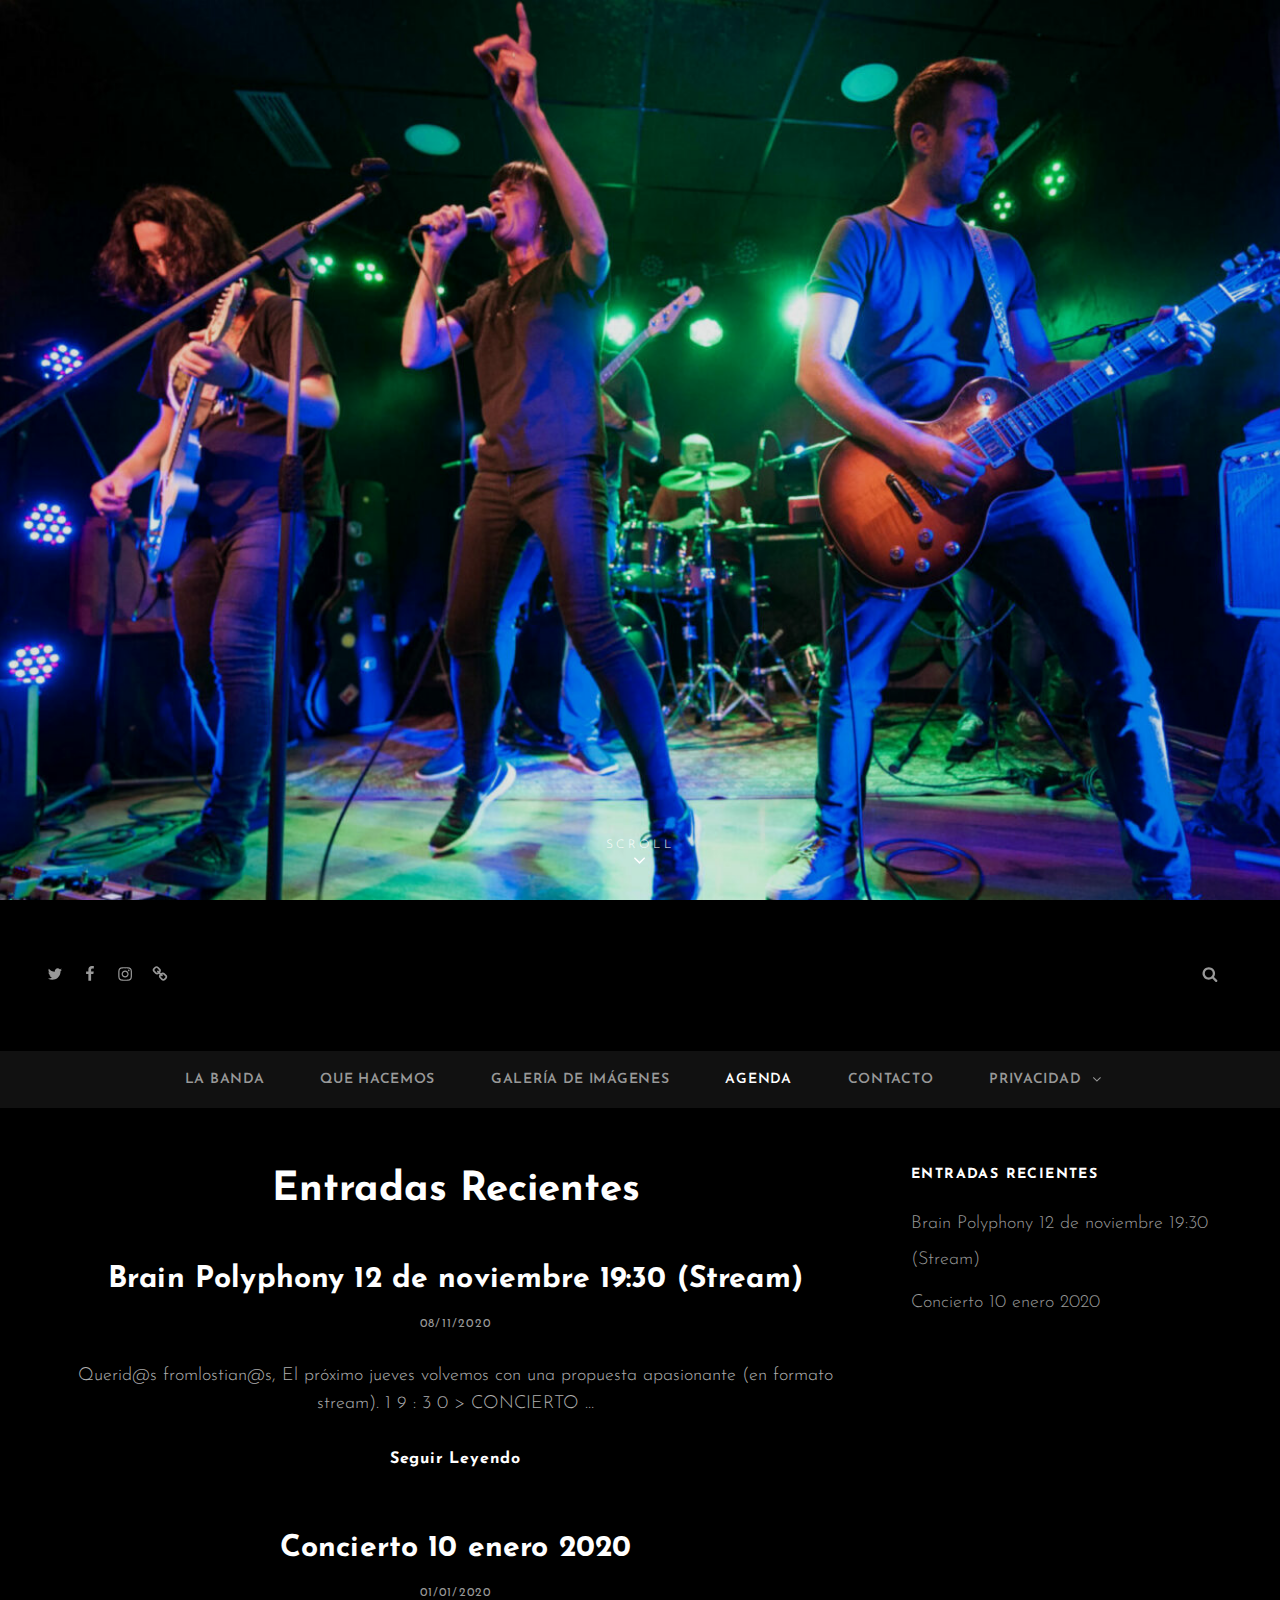
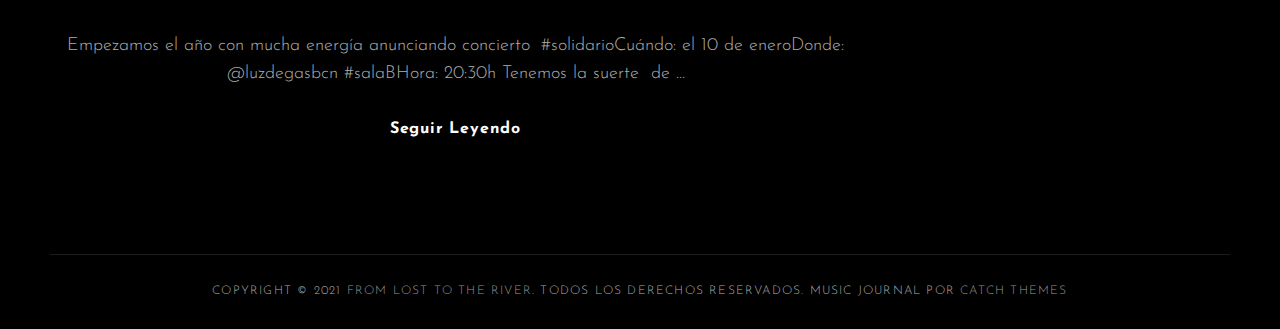
<file: agenda/index.html>
<!DOCTYPE html>
<html lang="es" class="no-js">
<head>
	<meta charset="UTF-8">
	<meta name="viewport" content="width=device-width, initial-scale=1">
	<link rel="profile" href="http://gmpg.org/xfn/11">
	<script>(function(html){html.className = html.className.replace(/\bno-js\b/,'js')})(document.documentElement);</script>
<title>Agenda &#8211; From Lost to the River</title>
<meta name="robots" content="max-image-preview:large">
<link rel="dns-prefetch" href="//fonts.googleapis.com">
<link rel="dns-prefetch" href="//s.w.org">
<link rel="alternate" type="application/rss+xml" title="From Lost to the River &raquo; Feed" href="/feed/">
<link rel="alternate" type="application/rss+xml" title="From Lost to the River &raquo; Feed de los comentarios" href="/comments/feed/">
<link rel="stylesheet" id="wp-block-library-css" href="/wp-includes/css/dist/block-library/style.min.css?ver=5.7" type="text/css" media="all">
<link rel="stylesheet" id="wp-block-library-theme-css" href="/wp-includes/css/dist/block-library/theme.min.css?ver=5.7" type="text/css" media="all">
<link rel="stylesheet" id="photo-journal-style-css" href="/wp-content/themes/photo-journal/style.css?ver=5.7" type="text/css" media="all">
<link rel="stylesheet" id="music-journal-style-css" href="/wp-content/themes/music-journal/style.css?ver=5.7" type="text/css" media="all">
<link rel="stylesheet" id="photo-journal-fonts-css" href="https://fonts.googleapis.com/css?family=Josefin+Sans%3A%3A300%2C400%2C600%2C700%7CGreat+Vibes%3A%3A300%2C400%2C600%2C700&#038;subset=latin%2Clatin-ext" type="text/css" media="all">
<link rel="stylesheet" id="photo-journal-block-style-css" href="/wp-content/themes/photo-journal/assets/css/blocks.css?ver=1.0" type="text/css" media="all">
<!--[if lt IE 9]>
<script type='text/javascript' src='http://fromlost.atwebpages.com/wp-content/themes/photo-journal/assets/js/html5.min.js?ver=3.7.3' id='photo-journal-html5-js'></script>
<![endif]-->
<script type="text/javascript" src="/wp-includes/js/jquery/jquery.min.js?ver=3.5.1" id="jquery-core-js"></script>
<script type="text/javascript" src="/wp-includes/js/jquery/jquery-migrate.min.js?ver=3.3.2" id="jquery-migrate-js"></script>
<link rel="https://api.w.org/" href="/wp-json/">
<link rel="EditURI" type="application/rsd+xml" title="RSD" href="/xmlrpc.php?rsd">
<meta name="generator" content="WordPress 5.7">
			<style type="text/css" id="photo-journal-header-css">.site-branding {
			margin: 0 auto 0 0;
		}

		.site-identity {
			clip: rect(1px, 1px, 1px, 1px);
			position: absolute;
		}</style>
	<link rel="icon" href="/wp-content/uploads/2021/04/cropped-cropped-FromLostToTheRiver_logo_190x190-32x32.jpeg" sizes="32x32">
<link rel="icon" href="/wp-content/uploads/2021/04/cropped-cropped-FromLostToTheRiver_logo_190x190-192x192.jpeg" sizes="192x192">
<link rel="apple-touch-icon" href="/wp-content/uploads/2021/04/cropped-cropped-FromLostToTheRiver_logo_190x190-180x180.jpeg">
<meta name="msapplication-TileImage" content="http://fromlost.atwebpages.com/wp-content/uploads/2021/04/cropped-cropped-FromLostToTheRiver_logo_190x190-270x270.jpeg">
</head>

<body class="blog wp-embed-responsive hfeed fluid-layout two-columns-layout content-left no-header-media-text header-right-menu-disabled social-header-enabled color-scheme-default">


<div id="page" class="site">
	<a class="skip-link screen-reader-text" href="#content">Saltar al contenido</a>

				<div class="header-media">
				<div class="wrapper">
										<div class="custom-header-media">
						<div id="wp-custom-header" class="wp-custom-header"><img src="/wp-content/uploads/2021/04/cropped-DSC1097-1-scaled-1.jpg" width="1920" height="1080" alt="From Lost to the River" srcset="/wp-content/uploads/2021/04/cropped-DSC1097-1-scaled-1.jpg 1920w, /wp-content/uploads/2021/04/cropped-DSC1097-1-scaled-1-300x169.jpg 300w, /wp-content/uploads/2021/04/cropped-DSC1097-1-scaled-1-1024x576.jpg 1024w, /wp-content/uploads/2021/04/cropped-DSC1097-1-scaled-1-768x432.jpg 768w, /wp-content/uploads/2021/04/cropped-DSC1097-1-scaled-1-1536x864.jpg 1536w, /wp-content/uploads/2021/04/cropped-DSC1097-1-scaled-1-990x557.jpg 990w" sizes="(max-width: 1920px) 100vw, 1920px"></div>					</div>
					
					<div class="custom-header-content sections header-media-section">

	
			<h2 class="entry-title"></h2>
	
	
	<p class="site-header-text">	</p>


</div>
				</div>
<!-- .wrapper -->

									<div class="scroll-down">
						<span>Scroll</span>
						<span class="scroll-here" aria-hidden="true"> <svg class="icon icon-angle-down" aria-hidden="true" role="img"> <use href="#icon-angle-down" xlink:href="#icon-angle-down"></use> </svg> </span>
					</div>
<!-- .scroll-down -->
				
			</div>
<!-- .header-media -->
		
<header id="masthead" class="site-header" role="banner">
	<div id="header-content" class="header-content">
		<div class="wrapper">
			<div class="site-header-main">
				
	<div id="site-header-social-menu" class="site-secondary-menu">
			<nav id="social-secondary-navigation-top" class="social-navigation displaynone" role="navigation" aria-label="Header Right Social Links Menu">
				<div class="menu-enllacos-socials-container"><ul id="menu-enllacos-socials" class="social-links-menu">
<li id="menu-item-32" class="menu-item menu-item-type-custom menu-item-object-custom menu-item-32"><a href="https://twitter.com/fromriver"><span class="screen-reader-text">Twitter</span><svg class="icon icon-twitter" aria-hidden="true" role="img"> <use href="#icon-twitter" xlink:href="#icon-twitter"></use> </svg></a></li>
<li id="menu-item-33" class="menu-item menu-item-type-custom menu-item-object-custom menu-item-33"><a href="https://www.facebook.com/FromLostTTRiver/"><span class="screen-reader-text">Facebook</span><svg class="icon icon-facebook" aria-hidden="true" role="img"> <use href="#icon-facebook" xlink:href="#icon-facebook"></use> </svg></a></li>
<li id="menu-item-34" class="menu-item menu-item-type-custom menu-item-object-custom menu-item-34"><a href="https://www.instagram.com/fromlostttriver/"><span class="screen-reader-text">Instagram</span><svg class="icon icon-instagram" aria-hidden="true" role="img"> <use href="#icon-instagram" xlink:href="#icon-instagram"></use> </svg></a></li>
<li id="menu-item-35" class="menu-item menu-item-type-custom menu-item-object-custom menu-item-35"><a href="/?feed=rss2"><span class="screen-reader-text">RSS</span><svg class="icon icon-chain" aria-hidden="true" role="img"> <use href="#icon-chain" xlink:href="#icon-chain"></use> </svg></a></li>
</ul></div>			</nav><!-- #social-secondary-navigation -->
	</div>
<!-- #site-header-menu -->
					<div class="site-branding">
						
						<div class="site-identity">
															<p class="site-title"><a href="/" rel="home">From Lost to the River</a></p>
															<p class="site-description">Grupo de música con objetivos solidarios y de concienciación social</p>
													</div>
<!-- .site-identity -->
					</div>
<!-- .site-branding -->
					<div class="secondary-search-wrapper">
						<div id="search-social-container-right" class="search-social-container with-social">
	        				<div id="search-container">
	            				

<form role="search" method="get" class="search-form" action="/">
	<label>
		<span class="screen-reader-text">Buscar:</span>
		<input type="search" class="search-field" placeholder="Buscar" value="" name="s">
	</label>
	<button type="submit" class="search-submit"><svg class="icon icon-search" aria-hidden="true" role="img"> <use href="#icon-search" xlink:href="#icon-search"></use> </svg><span class="screen-reader-text">Buscar</span></button>
</form>
	            			</div>
<!-- #search-container -->
						</div>
<!-- #search-social-container-right -->
					</div>
<!-- .secondary-search-wrapper -->
			</div>
<!-- .site-header-main -->
		</div>
<!-- .wrapper -->
	</div>
<!-- #header-content -->
</header><!-- .site-header -->


<div id="header-navigation-area">
	<div class="wrapper">
		<button id="primary-menu-toggle" class="menu-primary-toggle menu-toggle" aria-controls="primary-menu" aria-expanded="false">
			<svg class="icon icon-bars" aria-hidden="true" role="img"> <use href="#icon-bars" xlink:href="#icon-bars"></use> </svg><svg class="icon icon-close" aria-hidden="true" role="img"> <use href="#icon-close" xlink:href="#icon-close"></use> </svg><span class="menu-label-prefix">Principal</span>				<span class="menu-label">
					Menú				</span>
		</button>

		<div id="site-header-menu" class="site-primary-menu">
							<nav id="site-primary-navigation" class="main-navigation site-navigation custom-primary-menu" role="navigation" aria-label="Menú principal">
					<div class="primary-menu-container"><ul id="menu-menu-principal" class="primary-menu">
<li id="menu-item-37" class="menu-item menu-item-type-post_type menu-item-object-page menu-item-home menu-item-37"><a href="/">La Banda</a></li>
<li id="menu-item-38" class="menu-item menu-item-type-post_type menu-item-object-page menu-item-38"><a href="/que-hacemos/">Que hacemos</a></li>
<li id="menu-item-39" class="menu-item menu-item-type-post_type menu-item-object-page menu-item-39"><a href="/galeria-de-imagenes/">Galería de imágenes</a></li>
<li id="menu-item-40" class="menu-item menu-item-type-post_type menu-item-object-page current-menu-item page_item page-item-10 current_page_item current_page_parent menu-item-40"><a href="/agenda/" aria-current="page">Agenda</a></li>
<li id="menu-item-41" class="menu-item menu-item-type-post_type menu-item-object-page menu-item-41"><a href="/contacto/">Contacto</a></li>
<li id="menu-item-42" class="menu-item menu-item-type-post_type menu-item-object-page menu-item-has-children menu-item-42">
<a href="/privacidad/">Privacidad<svg class="icon icon-angle-down" aria-hidden="true" role="img"> <use href="#icon-angle-down" xlink:href="#icon-angle-down"></use> </svg></a>
<ul class="sub-menu">
	<li id="menu-item-43" class="menu-item menu-item-type-post_type menu-item-object-page menu-item-43"><a href="/politica-de-cookies/">Política de cookies</a></li>
</ul>
</li>
</ul></div>				</nav><!-- #site-primary-navigation.custom-primary-menu -->
			
			<div class="search-social-wrap">
				<div class="secondary-search-wrapper">
					<div id="search-social-container-right" class="search-social-container with-social">
        				<div id="search-container">
            				

<form role="search" method="get" class="search-form" action="/">
	<label>
		<span class="screen-reader-text">Buscar:</span>
		<input type="search" class="search-field" placeholder="Buscar" value="" name="s">
	</label>
	<button type="submit" class="search-submit"><svg class="icon icon-search" aria-hidden="true" role="img"> <use href="#icon-search" xlink:href="#icon-search"></use> </svg><span class="screen-reader-text">Buscar</span></button>
</form>
            			</div>
<!-- #search-container -->
					</div>
<!-- #search-social-container-right -->
				</div>
<!-- .secondary-search-wrapper -->

									<div id="site-header-social-menu" class="site-secondary-menu">
							<nav id="social-secondary-navigation-top" class="social-navigation displaynone" role="navigation" aria-label="Header Right Social Links Menu">
								<div class="menu-enllacos-socials-container"><ul id="menu-enllacos-socials-1" class="social-links-menu">
<li class="menu-item menu-item-type-custom menu-item-object-custom menu-item-32"><a href="https://twitter.com/fromriver"><span class="screen-reader-text">Twitter</span><svg class="icon icon-twitter" aria-hidden="true" role="img"> <use href="#icon-twitter" xlink:href="#icon-twitter"></use> </svg></a></li>
<li class="menu-item menu-item-type-custom menu-item-object-custom menu-item-33"><a href="https://www.facebook.com/FromLostTTRiver/"><span class="screen-reader-text">Facebook</span><svg class="icon icon-facebook" aria-hidden="true" role="img"> <use href="#icon-facebook" xlink:href="#icon-facebook"></use> </svg></a></li>
<li class="menu-item menu-item-type-custom menu-item-object-custom menu-item-34"><a href="https://www.instagram.com/fromlostttriver/"><span class="screen-reader-text">Instagram</span><svg class="icon icon-instagram" aria-hidden="true" role="img"> <use href="#icon-instagram" xlink:href="#icon-instagram"></use> </svg></a></li>
<li class="menu-item menu-item-type-custom menu-item-object-custom menu-item-35"><a href="/?feed=rss2"><span class="screen-reader-text">RSS</span><svg class="icon icon-chain" aria-hidden="true" role="img"> <use href="#icon-chain" xlink:href="#icon-chain"></use> </svg></a></li>
</ul></div>							</nav><!-- #social-secondary-navigation -->
					</div>
<!-- #site-header-menu -->
								</div> <!-- .search-social-wrap -->
		</div>
<!-- .site-header-main -->
	</div>
<!-- .wrapper -->
</div>
<!-- #header-navigation-area -->








	
	<div id="content" class="site-content">
		<div class="wrapper">
	<div id="primary" class="content-area">
		<main id="main" class="site-main" role="main">
			<div class="archive-posts-wrapper">
									<div class="section-heading-wrapper">
						<div class="section-title-wrapper">
							<h2 class="section-title">Entradas recientes</h2>
						</div>
<!-- .section-title-wrapper -->
					</div>
<!-- .section-heading-wrapper -->
				
				<div class="section-content-wrapper">
					<div id="infinite-post-wrap" class="archive-post-wrap">

						
													<header>
								<h1 class="page-title screen-reader-text">Agenda</h1>
							</header>
						
						<article id="post-26" class="post-26 post type-post status-publish format-standard hentry category-uncategorized">
	<div class="post-wrapper">
		
		<div class="entry-container">
			<header class="entry-header">
				<div class="entry-meta">
									</div>
<!-- .entry-meta -->
				
				<h2 class="entry-title"><a href="/brain-polyphony-12-de-noviembre-1930-stream/" rel="bookmark">Brain Polyphony 12 de noviembre 19:30 (Stream)</a></h2>
				<div class="entry-meta"><span class="posted-on"><span class="date-label screen-reader-text">Publicada el </span><a href="/brain-polyphony-12-de-noviembre-1930-stream/" rel="bookmark"><time class="entry-date published" datetime="2020-11-08T11:09:00+00:00">08/11/2020</time><time class="updated" datetime="2021-04-05T11:11:25+00:00">05/04/2021</time></a></span></div>
<!-- .entry-meta -->			</header><!-- .entry-header -->
				<div class="entry-summary">
					<p>Querid@s fromlostian@s, El próximo jueves volvemos con una propuesta apasionante (en formato stream). 1 9 : 3 0 &gt; CONCIERTO &hellip; <a href="/brain-polyphony-12-de-noviembre-1930-stream/" class="more-link"><span class="more-button">Seguir leyendo<span class="screen-reader-text">Brain Polyphony 12 de noviembre 19:30 (Stream)</span></span></a></p>

									</div>
<!-- .entry-summary -->
					</div>
<!-- .entry-container -->
	</div>
<!-- .hentry-inner -->
</article><!-- #post-## -->
<article id="post-27" class="post-27 post type-post status-publish format-standard hentry category-uncategorized">
	<div class="post-wrapper">
		
		<div class="entry-container">
			<header class="entry-header">
				<div class="entry-meta">
									</div>
<!-- .entry-meta -->
				
				<h2 class="entry-title"><a href="/concierto-10-enero-2020/" rel="bookmark">Concierto  10 enero 2020</a></h2>
				<div class="entry-meta"><span class="posted-on"><span class="date-label screen-reader-text">Publicada el </span><a href="/concierto-10-enero-2020/" rel="bookmark"><time class="entry-date published" datetime="2020-01-01T11:10:00+00:00">01/01/2020</time><time class="updated" datetime="2021-04-05T11:10:44+00:00">05/04/2021</time></a></span></div>
<!-- .entry-meta -->			</header><!-- .entry-header -->
				<div class="entry-summary">
					<p>Empezamos el año con mucha energía anunciando concierto #solidarioCuándo: el 10 de eneroDonde: @luzdegasbcn #salaBHora: 20:30h Tenemos la suerte&nbsp; de &hellip; <a href="/concierto-10-enero-2020/" class="more-link"><span class="more-button">Seguir leyendo<span class="screen-reader-text">Concierto  10 enero 2020</span></span></a></p>

									</div>
<!-- .entry-summary -->
					</div>
<!-- .entry-container -->
	</div>
<!-- .hentry-inner -->
</article><!-- #post-## -->
					</div>
<!-- .archive-post-wrapper -->
									</div>
<!-- .section-content-wrapper -->

							</div>
<!-- .archive-posts-wrapper -->

		</main><!-- .site-main -->
	</div>
<!-- .content-area -->


<aside id="secondary" class="sidebar widget-area" role="complementary">
	
		<section id="recent-posts-2" class="widget widget_recent_entries">
		<h2 class="widget-title">Entradas recientes</h2>
		<ul>
											<li>
					<a href="/brain-polyphony-12-de-noviembre-1930-stream/">Brain Polyphony 12 de noviembre 19:30 (Stream)</a>
									</li>
											<li>
					<a href="/concierto-10-enero-2020/">Concierto  10 enero 2020</a>
									</li>
					</ul>

		</section></aside><!-- .sidebar .widget-area -->
		</div>
<!-- .wrapper -->
	</div>
<!-- .site-content -->

	

	<footer id="colophon" class="site-footer" role="contentinfo">

		

		<div id="site-generator">
			
			

	<div class="site-info">
		<div class="wrapper">
<div id="footer-left-content" class="copyright">Copyright &copy; 2021 <a href="/">From Lost to the River</a>. Todos los derechos reservados. Music Journal&nbsp;por&nbsp;<a target="_blank" href="https://catchthemes.com/">Catch Themes</a>
</div>
		</div>
<!-- .wrapper -->
	</div>
<!-- .site-info -->		</div>
<!-- #site-generator -->

	</footer><!-- .site-footer -->
</div>
<!-- .site -->

<a href="#masthead" id="scrollup" class="backtotop"><svg class="icon icon-angle-down" aria-hidden="true" role="img"> <use href="#icon-angle-down" xlink:href="#icon-angle-down"></use> </svg><span class="screen-reader-text">Desplazar hacia arriba</span></a><script type="text/javascript" src="/wp-content/themes/photo-journal/assets/js/skip-link-focus-fix.min.js?ver=20181115" id="photo-journal-skip-link-focus-fix-js"></script>
<script type="text/javascript" src="/wp-content/themes/photo-journal/assets/js/fitvids.min.js?ver=1.1" id="jquery-fitvids-js"></script>
<script type="text/javascript" src="/wp-content/themes/photo-journal/assets/js/jquery.matchHeight.min.js?ver=20181115" id="jquery-match-height-js"></script>
<script type="text/javascript" src="/wp-includes/js/imagesloaded.min.js?ver=4.1.4" id="imagesloaded-js"></script>
<script type="text/javascript" src="/wp-includes/js/masonry.min.js?ver=4.2.2" id="masonry-js"></script>
<script type="text/javascript" src="/wp-includes/js/jquery/jquery.masonry.min.js?ver=3.1.2b" id="jquery-masonry-js"></script>
<script type="text/javascript" id="photo-journal-script-js-extra">
/* <![CDATA[ */
var photoJournalScreenReaderText = {"expand":"ampliar el menú hijo","collapse":"contraer menú hijo","icon":"<svg class=\"icon icon-angle-down\" aria-hidden=\"true\" role=\"img\"> <use href=\"#icon-angle-down\" xlink:href=\"#icon-angle-down\"><\/use> <span class=\"svg-fallback icon-angle-down\"><\/span><\/svg>"};
/* ]]> */
</script>
<script type="text/javascript" src="/wp-content/themes/photo-journal/assets/js/functions.min.js?ver=20181115" id="photo-journal-script-js"></script>
<svg style="position: absolute; width: 0; height: 0; overflow: hidden;" version="1.1" xmlns="http://www.w3.org/2000/svg" xmlns:xlink="http://www.w3.org/1999/xlink">
<defs>
<symbol id="icon-behance" viewbox="0 0 37 32">
<path class="path1" d="M33 6.054h-9.125v2.214h9.125v-2.214zM28.5 13.661q-1.607 0-2.607 0.938t-1.107 2.545h7.286q-0.321-3.482-3.571-3.482zM28.786 24.107q1.125 0 2.179-0.571t1.357-1.554h3.946q-1.786 5.482-7.625 5.482-3.821 0-6.080-2.357t-2.259-6.196q0-3.714 2.33-6.17t6.009-2.455q2.464 0 4.295 1.214t2.732 3.196 0.902 4.429q0 0.304-0.036 0.839h-11.75q0 1.982 1.027 3.063t2.973 1.080zM4.946 23.214h5.286q3.661 0 3.661-2.982 0-3.214-3.554-3.214h-5.393v6.196zM4.946 13.625h5.018q1.393 0 2.205-0.652t0.813-2.027q0-2.571-3.393-2.571h-4.643v5.25zM0 4.536h10.607q1.554 0 2.768 0.25t2.259 0.848 1.607 1.723 0.563 2.75q0 3.232-3.071 4.696 2.036 0.571 3.071 2.054t1.036 3.643q0 1.339-0.438 2.438t-1.179 1.848-1.759 1.268-2.161 0.75-2.393 0.232h-10.911v-22.5z"></path>
</symbol>
<symbol id="icon-deviantart" viewbox="0 0 18 32">
<path class="path1" d="M18.286 5.411l-5.411 10.393 0.429 0.554h4.982v7.411h-9.054l-0.786 0.536-2.536 4.875-0.536 0.536h-5.375v-5.411l5.411-10.411-0.429-0.536h-4.982v-7.411h9.054l0.786-0.536 2.536-4.875 0.536-0.536h5.375v5.411z"></path>
</symbol>
<symbol id="icon-medium" viewbox="0 0 32 32">
<path class="path1" d="M10.661 7.518v20.946q0 0.446-0.223 0.759t-0.652 0.313q-0.304 0-0.589-0.143l-8.304-4.161q-0.375-0.179-0.634-0.598t-0.259-0.83v-20.357q0-0.357 0.179-0.607t0.518-0.25q0.25 0 0.786 0.268l9.125 4.571q0.054 0.054 0.054 0.089zM11.804 9.321l9.536 15.464-9.536-4.75v-10.714zM32 9.643v18.821q0 0.446-0.25 0.723t-0.679 0.277-0.839-0.232l-7.875-3.929zM31.946 7.5q0 0.054-4.58 7.491t-5.366 8.705l-6.964-11.321 5.786-9.411q0.304-0.5 0.929-0.5 0.25 0 0.464 0.107l9.661 4.821q0.071 0.036 0.071 0.107z"></path>
</symbol>
<symbol id="icon-slideshare" viewbox="0 0 32 32">
<path class="path1" d="M15.589 13.214q0 1.482-1.134 2.545t-2.723 1.063-2.723-1.063-1.134-2.545q0-1.5 1.134-2.554t2.723-1.054 2.723 1.054 1.134 2.554zM24.554 13.214q0 1.482-1.125 2.545t-2.732 1.063q-1.589 0-2.723-1.063t-1.134-2.545q0-1.5 1.134-2.554t2.723-1.054q1.607 0 2.732 1.054t1.125 2.554zM28.571 16.429v-11.911q0-1.554-0.571-2.205t-1.982-0.652h-19.857q-1.482 0-2.009 0.607t-0.527 2.25v12.018q0.768 0.411 1.58 0.714t1.446 0.5 1.446 0.33 1.268 0.196 1.25 0.071 1.045 0.009 1.009-0.036 0.795-0.036q1.214-0.018 1.696 0.482 0.107 0.107 0.179 0.161 0.464 0.446 1.089 0.911 0.125-1.625 2.107-1.554 0.089 0 0.652 0.027t0.768 0.036 0.813 0.018 0.946-0.018 0.973-0.080 1.089-0.152 1.107-0.241 1.196-0.348 1.205-0.482 1.286-0.616zM31.482 16.339q-2.161 2.661-6.643 4.5 1.5 5.089-0.411 8.304-1.179 2.018-3.268 2.643-1.857 0.571-3.25-0.268-1.536-0.911-1.464-2.929l-0.018-5.821v-0.018q-0.143-0.036-0.438-0.107t-0.42-0.089l-0.018 6.036q0.071 2.036-1.482 2.929-1.411 0.839-3.268 0.268-2.089-0.643-3.25-2.679-1.875-3.214-0.393-8.268-4.482-1.839-6.643-4.5-0.446-0.661-0.071-1.125t1.071 0.018q0.054 0.036 0.196 0.125t0.196 0.143v-12.393q0-1.286 0.839-2.196t2.036-0.911h22.446q1.196 0 2.036 0.911t0.839 2.196v12.393l0.375-0.268q0.696-0.482 1.071-0.018t-0.071 1.125z"></path>
</symbol>
<symbol id="icon-snapchat-ghost" viewbox="0 0 30 32">
<path class="path1" d="M15.143 2.286q2.393-0.018 4.295 1.223t2.92 3.438q0.482 1.036 0.482 3.196 0 0.839-0.161 3.411 0.25 0.125 0.5 0.125 0.321 0 0.911-0.241t0.911-0.241q0.518 0 1 0.321t0.482 0.821q0 0.571-0.563 0.964t-1.232 0.563-1.232 0.518-0.563 0.848q0 0.268 0.214 0.768 0.661 1.464 1.83 2.679t2.58 1.804q0.5 0.214 1.429 0.411 0.5 0.107 0.5 0.625 0 1.25-3.911 1.839-0.125 0.196-0.196 0.696t-0.25 0.83-0.589 0.33q-0.357 0-1.107-0.116t-1.143-0.116q-0.661 0-1.107 0.089-0.571 0.089-1.125 0.402t-1.036 0.679-1.036 0.723-1.357 0.598-1.768 0.241q-0.929 0-1.723-0.241t-1.339-0.598-1.027-0.723-1.036-0.679-1.107-0.402q-0.464-0.089-1.125-0.089-0.429 0-1.17 0.134t-1.045 0.134q-0.446 0-0.625-0.33t-0.25-0.848-0.196-0.714q-3.911-0.589-3.911-1.839 0-0.518 0.5-0.625 0.929-0.196 1.429-0.411 1.393-0.571 2.58-1.804t1.83-2.679q0.214-0.5 0.214-0.768 0-0.5-0.563-0.848t-1.241-0.527-1.241-0.563-0.563-0.938q0-0.482 0.464-0.813t0.982-0.33q0.268 0 0.857 0.232t0.946 0.232q0.321 0 0.571-0.125-0.161-2.536-0.161-3.393 0-2.179 0.482-3.214 1.143-2.446 3.071-3.536t4.714-1.125z"></path>
</symbol>
<symbol id="icon-yelp" viewbox="0 0 27 32">
<path class="path1" d="M13.804 23.554v2.268q-0.018 5.214-0.107 5.446-0.214 0.571-0.911 0.714-0.964 0.161-3.241-0.679t-2.902-1.589q-0.232-0.268-0.304-0.643-0.018-0.214 0.071-0.464 0.071-0.179 0.607-0.839t3.232-3.857q0.018 0 1.071-1.25 0.268-0.339 0.705-0.438t0.884 0.063q0.429 0.179 0.67 0.518t0.223 0.75zM11.143 19.071q-0.054 0.982-0.929 1.25l-2.143 0.696q-4.911 1.571-5.214 1.571-0.625-0.036-0.964-0.643-0.214-0.446-0.304-1.339-0.143-1.357 0.018-2.973t0.536-2.223 1-0.571q0.232 0 3.607 1.375 1.25 0.518 2.054 0.839l1.5 0.607q0.411 0.161 0.634 0.545t0.205 0.866zM25.893 24.375q-0.125 0.964-1.634 2.875t-2.42 2.268q-0.661 0.25-1.125-0.125-0.25-0.179-3.286-5.125l-0.839-1.375q-0.25-0.375-0.205-0.821t0.348-0.821q0.625-0.768 1.482-0.464 0.018 0.018 2.125 0.714 3.625 1.179 4.321 1.42t0.839 0.366q0.5 0.393 0.393 1.089zM13.893 13.089q0.089 1.821-0.964 2.179-1.036 0.304-2.036-1.268l-6.75-10.679q-0.143-0.625 0.339-1.107 0.732-0.768 3.705-1.598t4.009-0.563q0.714 0.179 0.875 0.804 0.054 0.321 0.393 5.455t0.429 6.777zM25.714 15.018q0.054 0.696-0.464 1.054-0.268 0.179-5.875 1.536-1.196 0.268-1.625 0.411l0.018-0.036q-0.411 0.107-0.821-0.071t-0.661-0.571q-0.536-0.839 0-1.554 0.018-0.018 1.339-1.821 2.232-3.054 2.679-3.643t0.607-0.696q0.5-0.339 1.161-0.036 0.857 0.411 2.196 2.384t1.446 2.991v0.054z"></path>
</symbol>
<symbol id="icon-vine" viewbox="0 0 27 32">
<path class="path1" d="M26.732 14.768v3.536q-1.804 0.411-3.536 0.411-1.161 2.429-2.955 4.839t-3.241 3.848-2.286 1.902q-1.429 0.804-2.893-0.054-0.5-0.304-1.080-0.777t-1.518-1.491-1.83-2.295-1.92-3.286-1.884-4.357-1.634-5.616-1.259-6.964h5.054q0.464 3.893 1.25 7.116t1.866 5.661 2.17 4.205 2.5 3.482q3.018-3.018 5.125-7.25-2.536-1.286-3.982-3.929t-1.446-5.946q0-3.429 1.857-5.616t5.071-2.188q3.179 0 4.875 1.884t1.696 5.313q0 2.839-1.036 5.107-0.125 0.018-0.348 0.054t-0.821 0.036-1.125-0.107-1.107-0.455-0.902-0.92q0.554-1.839 0.554-3.286 0-1.554-0.518-2.357t-1.411-0.804q-0.946 0-1.518 0.884t-0.571 2.509q0 3.321 1.875 5.241t4.768 1.92q1.107 0 2.161-0.25z"></path>
</symbol>
<symbol id="icon-vk" viewbox="0 0 35 32">
<path class="path1" d="M34.232 9.286q0.411 1.143-2.679 5.25-0.429 0.571-1.161 1.518-1.393 1.786-1.607 2.339-0.304 0.732 0.25 1.446 0.304 0.375 1.446 1.464h0.018l0.071 0.071q2.518 2.339 3.411 3.946 0.054 0.089 0.116 0.223t0.125 0.473-0.009 0.607-0.446 0.491-1.054 0.223l-4.571 0.071q-0.429 0.089-1-0.089t-0.929-0.393l-0.357-0.214q-0.536-0.375-1.25-1.143t-1.223-1.384-1.089-1.036-1.009-0.277q-0.054 0.018-0.143 0.063t-0.304 0.259-0.384 0.527-0.304 0.929-0.116 1.384q0 0.268-0.063 0.491t-0.134 0.33l-0.071 0.089q-0.321 0.339-0.946 0.393h-2.054q-1.268 0.071-2.607-0.295t-2.348-0.946-1.839-1.179-1.259-1.027l-0.446-0.429q-0.179-0.179-0.491-0.536t-1.277-1.625-1.893-2.696-2.188-3.768-2.33-4.857q-0.107-0.286-0.107-0.482t0.054-0.286l0.071-0.107q0.268-0.339 1.018-0.339l4.893-0.036q0.214 0.036 0.411 0.116t0.286 0.152l0.089 0.054q0.286 0.196 0.429 0.571 0.357 0.893 0.821 1.848t0.732 1.455l0.286 0.518q0.518 1.071 1 1.857t0.866 1.223 0.741 0.688 0.607 0.25 0.482-0.089q0.036-0.018 0.089-0.089t0.214-0.393 0.241-0.839 0.17-1.446 0-2.232q-0.036-0.714-0.161-1.304t-0.25-0.821l-0.107-0.214q-0.446-0.607-1.518-0.768-0.232-0.036 0.089-0.429 0.304-0.339 0.679-0.536 0.946-0.464 4.268-0.429 1.464 0.018 2.411 0.232 0.357 0.089 0.598 0.241t0.366 0.429 0.188 0.571 0.063 0.813-0.018 0.982-0.045 1.259-0.027 1.473q0 0.196-0.018 0.75t-0.009 0.857 0.063 0.723 0.205 0.696 0.402 0.438q0.143 0.036 0.304 0.071t0.464-0.196 0.679-0.616 0.929-1.196 1.214-1.92q1.071-1.857 1.911-4.018 0.071-0.179 0.179-0.313t0.196-0.188l0.071-0.054 0.089-0.045t0.232-0.054 0.357-0.009l5.143-0.036q0.696-0.089 1.143 0.045t0.554 0.295z"></path>
</symbol>
<symbol id="icon-search" viewbox="0 0 30 32">
<path class="path1" d="M20.571 14.857q0-3.304-2.348-5.652t-5.652-2.348-5.652 2.348-2.348 5.652 2.348 5.652 5.652 2.348 5.652-2.348 2.348-5.652zM29.714 29.714q0 0.929-0.679 1.607t-1.607 0.679q-0.964 0-1.607-0.679l-6.125-6.107q-3.196 2.214-7.125 2.214-2.554 0-4.884-0.991t-4.018-2.679-2.679-4.018-0.991-4.884 0.991-4.884 2.679-4.018 4.018-2.679 4.884-0.991 4.884 0.991 4.018 2.679 2.679 4.018 0.991 4.884q0 3.929-2.214 7.125l6.125 6.125q0.661 0.661 0.661 1.607z"></path>
</symbol>
<symbol id="icon-envelope-o" viewbox="0 0 1792 1792">
<path d="M1664 1504v-768q-32 36-69 66-268 206-426 338-51 43-83 67t-86.5 48.5-102.5 24.5h-2q-48 0-102.5-24.5t-86.5-48.5-83-67q-158-132-426-338-37-30-69-66v768q0 13 9.5 22.5t22.5 9.5h1472q13 0 22.5-9.5t9.5-22.5zm0-1051v-24.5l-.5-13-3-12.5-5.5-9-9-7.5-14-2.5h-1472q-13 0-22.5 9.5t-9.5 22.5q0 168 147 284 193 152 401 317 6 5 35 29.5t46 37.5 44.5 31.5 50.5 27.5 43 9h2q20 0 43-9t50.5-27.5 44.5-31.5 46-37.5 35-29.5q208-165 401-317 54-43 100.5-115.5t46.5-131.5zm128-37v1088q0 66-47 113t-113 47h-1472q-66 0-113-47t-47-113v-1088q0-66 47-113t113-47h1472q66 0 113 47t47 113z"></path>
</symbol>
<symbol id="icon-close" viewbox="0 0 25 32">
<path class="path1" d="M23.179 23.607q0 0.714-0.5 1.214l-2.429 2.429q-0.5 0.5-1.214 0.5t-1.214-0.5l-5.25-5.25-5.25 5.25q-0.5 0.5-1.214 0.5t-1.214-0.5l-2.429-2.429q-0.5-0.5-0.5-1.214t0.5-1.214l5.25-5.25-5.25-5.25q-0.5-0.5-0.5-1.214t0.5-1.214l2.429-2.429q0.5-0.5 1.214-0.5t1.214 0.5l5.25 5.25 5.25-5.25q0.5-0.5 1.214-0.5t1.214 0.5l2.429 2.429q0.5 0.5 0.5 1.214t-0.5 1.214l-5.25 5.25 5.25 5.25q0.5 0.5 0.5 1.214z"></path>
</symbol>
<symbol id="icon-angle-down" viewbox="0 0 21 32">
<path class="path1" d="M19.196 13.143q0 0.232-0.179 0.411l-8.321 8.321q-0.179 0.179-0.411 0.179t-0.411-0.179l-8.321-8.321q-0.179-0.179-0.179-0.411t0.179-0.411l0.893-0.893q0.179-0.179 0.411-0.179t0.411 0.179l7.018 7.018 7.018-7.018q0.179-0.179 0.411-0.179t0.411 0.179l0.893 0.893q0.179 0.179 0.179 0.411z"></path>
</symbol>
<symbol id="icon-folder-open" viewbox="0 0 34 32">
<path class="path1" d="M33.554 17q0 0.554-0.554 1.179l-6 7.071q-0.768 0.911-2.152 1.545t-2.563 0.634h-19.429q-0.607 0-1.080-0.232t-0.473-0.768q0-0.554 0.554-1.179l6-7.071q0.768-0.911 2.152-1.545t2.563-0.634h19.429q0.607 0 1.080 0.232t0.473 0.768zM27.429 10.857v2.857h-14.857q-1.679 0-3.518 0.848t-2.929 2.134l-6.107 7.179q0-0.071-0.009-0.223t-0.009-0.223v-17.143q0-1.643 1.179-2.821t2.821-1.179h5.714q1.643 0 2.821 1.179t1.179 2.821v0.571h9.714q1.643 0 2.821 1.179t1.179 2.821z"></path>
</symbol>
<symbol id="icon-twitter" viewbox="0 0 30 32">
<path class="path1" d="M28.929 7.286q-1.196 1.75-2.893 2.982 0.018 0.25 0.018 0.75 0 2.321-0.679 4.634t-2.063 4.437-3.295 3.759-4.607 2.607-5.768 0.973q-4.839 0-8.857-2.589 0.625 0.071 1.393 0.071 4.018 0 7.161-2.464-1.875-0.036-3.357-1.152t-2.036-2.848q0.589 0.089 1.089 0.089 0.768 0 1.518-0.196-2-0.411-3.313-1.991t-1.313-3.67v-0.071q1.214 0.679 2.607 0.732-1.179-0.786-1.875-2.054t-0.696-2.75q0-1.571 0.786-2.911 2.161 2.661 5.259 4.259t6.634 1.777q-0.143-0.679-0.143-1.321 0-2.393 1.688-4.080t4.080-1.688q2.5 0 4.214 1.821 1.946-0.375 3.661-1.393-0.661 2.054-2.536 3.179 1.661-0.179 3.321-0.893z"></path>
</symbol>
<symbol id="icon-facebook" viewbox="0 0 19 32">
<path class="path1" d="M17.125 0.214v4.714h-2.804q-1.536 0-2.071 0.643t-0.536 1.929v3.375h5.232l-0.696 5.286h-4.536v13.554h-5.464v-13.554h-4.554v-5.286h4.554v-3.893q0-3.321 1.857-5.152t4.946-1.83q2.625 0 4.071 0.214z"></path>
</symbol>
<symbol id="icon-github" viewbox="0 0 27 32">
<path class="path1" d="M13.714 2.286q3.732 0 6.884 1.839t4.991 4.991 1.839 6.884q0 4.482-2.616 8.063t-6.759 4.955q-0.482 0.089-0.714-0.125t-0.232-0.536q0-0.054 0.009-1.366t0.009-2.402q0-1.732-0.929-2.536 1.018-0.107 1.83-0.321t1.679-0.696 1.446-1.188 0.946-1.875 0.366-2.688q0-2.125-1.411-3.679 0.661-1.625-0.143-3.643-0.5-0.161-1.446 0.196t-1.643 0.786l-0.679 0.429q-1.661-0.464-3.429-0.464t-3.429 0.464q-0.286-0.196-0.759-0.482t-1.491-0.688-1.518-0.241q-0.804 2.018-0.143 3.643-1.411 1.554-1.411 3.679 0 1.518 0.366 2.679t0.938 1.875 1.438 1.196 1.679 0.696 1.83 0.321q-0.696 0.643-0.875 1.839-0.375 0.179-0.804 0.268t-1.018 0.089-1.17-0.384-0.991-1.116q-0.339-0.571-0.866-0.929t-0.884-0.429l-0.357-0.054q-0.375 0-0.518 0.080t-0.089 0.205 0.161 0.25 0.232 0.214l0.125 0.089q0.393 0.179 0.777 0.679t0.563 0.911l0.179 0.411q0.232 0.679 0.786 1.098t1.196 0.536 1.241 0.125 0.991-0.063l0.411-0.071q0 0.679 0.009 1.58t0.009 0.973q0 0.321-0.232 0.536t-0.714 0.125q-4.143-1.375-6.759-4.955t-2.616-8.063q0-3.732 1.839-6.884t4.991-4.991 6.884-1.839zM5.196 21.982q0.054-0.125-0.125-0.214-0.179-0.054-0.232 0.036-0.054 0.125 0.125 0.214 0.161 0.107 0.232-0.036zM5.75 22.589q0.125-0.089-0.036-0.286-0.179-0.161-0.286-0.054-0.125 0.089 0.036 0.286 0.179 0.179 0.286 0.054zM6.286 23.393q0.161-0.125 0-0.339-0.143-0.232-0.304-0.107-0.161 0.089 0 0.321t0.304 0.125zM7.036 24.143q0.143-0.143-0.071-0.339-0.214-0.214-0.357-0.054-0.161 0.143 0.071 0.339 0.214 0.214 0.357 0.054zM8.054 24.589q0.054-0.196-0.232-0.286-0.268-0.071-0.339 0.125t0.232 0.268q0.268 0.107 0.339-0.107zM9.179 24.679q0-0.232-0.304-0.196-0.286 0-0.286 0.196 0 0.232 0.304 0.196 0.286 0 0.286-0.196zM10.214 24.5q-0.036-0.196-0.321-0.161-0.286 0.054-0.25 0.268t0.321 0.143 0.25-0.25z"></path>
</symbol>
<symbol id="icon-bars" viewbox="0 0 27 32">
<path class="path1" d="M27.429 24v2.286q0 0.464-0.339 0.804t-0.804 0.339h-25.143q-0.464 0-0.804-0.339t-0.339-0.804v-2.286q0-0.464 0.339-0.804t0.804-0.339h25.143q0.464 0 0.804 0.339t0.339 0.804zM27.429 14.857v2.286q0 0.464-0.339 0.804t-0.804 0.339h-25.143q-0.464 0-0.804-0.339t-0.339-0.804v-2.286q0-0.464 0.339-0.804t0.804-0.339h25.143q0.464 0 0.804 0.339t0.339 0.804zM27.429 5.714v2.286q0 0.464-0.339 0.804t-0.804 0.339h-25.143q-0.464 0-0.804-0.339t-0.339-0.804v-2.286q0-0.464 0.339-0.804t0.804-0.339h25.143q0.464 0 0.804 0.339t0.339 0.804z"></path>
</symbol>
<symbol id="icon-google-plus" viewbox="0 0 41 32">
<path class="path1" d="M25.661 16.304q0 3.714-1.554 6.616t-4.429 4.536-6.589 1.634q-2.661 0-5.089-1.036t-4.179-2.786-2.786-4.179-1.036-5.089 1.036-5.089 2.786-4.179 4.179-2.786 5.089-1.036q5.107 0 8.768 3.429l-3.554 3.411q-2.089-2.018-5.214-2.018-2.196 0-4.063 1.107t-2.955 3.009-1.089 4.152 1.089 4.152 2.955 3.009 4.063 1.107q1.482 0 2.723-0.411t2.045-1.027 1.402-1.402 0.875-1.482 0.384-1.321h-7.429v-4.5h12.357q0.214 1.125 0.214 2.179zM41.143 14.125v3.75h-3.732v3.732h-3.75v-3.732h-3.732v-3.75h3.732v-3.732h3.75v3.732h3.732z"></path>
</symbol>
<symbol id="icon-linkedin" viewbox="0 0 27 32">
<path class="path1" d="M6.232 11.161v17.696h-5.893v-17.696h5.893zM6.607 5.696q0.018 1.304-0.902 2.179t-2.42 0.875h-0.036q-1.464 0-2.357-0.875t-0.893-2.179q0-1.321 0.92-2.188t2.402-0.866 2.375 0.866 0.911 2.188zM27.429 18.714v10.143h-5.875v-9.464q0-1.875-0.723-2.938t-2.259-1.063q-1.125 0-1.884 0.616t-1.134 1.527q-0.196 0.536-0.196 1.446v9.875h-5.875q0.036-7.125 0.036-11.554t-0.018-5.286l-0.018-0.857h5.875v2.571h-0.036q0.357-0.571 0.732-1t1.009-0.929 1.554-0.777 2.045-0.277q3.054 0 4.911 2.027t1.857 5.938z"></path>
</symbol>
<symbol id="icon-quote-right" viewbox="0 0 30 32">
<path class="path1" d="M13.714 5.714v12.571q0 1.857-0.723 3.545t-1.955 2.92-2.92 1.955-3.545 0.723h-1.143q-0.464 0-0.804-0.339t-0.339-0.804v-2.286q0-0.464 0.339-0.804t0.804-0.339h1.143q1.893 0 3.232-1.339t1.339-3.232v-0.571q0-0.714-0.5-1.214t-1.214-0.5h-4q-1.429 0-2.429-1t-1-2.429v-6.857q0-1.429 1-2.429t2.429-1h6.857q1.429 0 2.429 1t1 2.429zM29.714 5.714v12.571q0 1.857-0.723 3.545t-1.955 2.92-2.92 1.955-3.545 0.723h-1.143q-0.464 0-0.804-0.339t-0.339-0.804v-2.286q0-0.464 0.339-0.804t0.804-0.339h1.143q1.893 0 3.232-1.339t1.339-3.232v-0.571q0-0.714-0.5-1.214t-1.214-0.5h-4q-1.429 0-2.429-1t-1-2.429v-6.857q0-1.429 1-2.429t2.429-1h6.857q1.429 0 2.429 1t1 2.429z"></path>
</symbol>
<symbol id="icon-mail-reply" viewbox="0 0 32 32">
<path class="path1" d="M32 20q0 2.964-2.268 8.054-0.054 0.125-0.188 0.429t-0.241 0.536-0.232 0.393q-0.214 0.304-0.5 0.304-0.268 0-0.42-0.179t-0.152-0.446q0-0.161 0.045-0.473t0.045-0.42q0.089-1.214 0.089-2.196 0-1.804-0.313-3.232t-0.866-2.473-1.429-1.804-1.884-1.241-2.375-0.759-2.75-0.384-3.134-0.107h-4v4.571q0 0.464-0.339 0.804t-0.804 0.339-0.804-0.339l-9.143-9.143q-0.339-0.339-0.339-0.804t0.339-0.804l9.143-9.143q0.339-0.339 0.804-0.339t0.804 0.339 0.339 0.804v4.571h4q12.732 0 15.625 7.196 0.946 2.393 0.946 5.946z"></path>
</symbol>
<symbol id="icon-youtube" viewbox="0 0 27 32">
<path class="path1" d="M17.339 22.214v3.768q0 1.196-0.696 1.196-0.411 0-0.804-0.393v-5.375q0.393-0.393 0.804-0.393 0.696 0 0.696 1.196zM23.375 22.232v0.821h-1.607v-0.821q0-1.214 0.804-1.214t0.804 1.214zM6.125 18.339h1.911v-1.679h-5.571v1.679h1.875v10.161h1.786v-10.161zM11.268 28.5h1.589v-8.821h-1.589v6.75q-0.536 0.75-1.018 0.75-0.321 0-0.375-0.375-0.018-0.054-0.018-0.625v-6.5h-1.589v6.982q0 0.875 0.143 1.304 0.214 0.661 1.036 0.661 0.857 0 1.821-1.089v0.964zM18.929 25.857v-3.518q0-1.304-0.161-1.768-0.304-1-1.268-1-0.893 0-1.661 0.964v-3.875h-1.589v11.839h1.589v-0.857q0.804 0.982 1.661 0.982 0.964 0 1.268-0.982 0.161-0.482 0.161-1.786zM24.964 25.679v-0.232h-1.625q0 0.911-0.036 1.089-0.125 0.643-0.714 0.643-0.821 0-0.821-1.232v-1.554h3.196v-1.839q0-1.411-0.482-2.071-0.696-0.911-1.893-0.911-1.214 0-1.911 0.911-0.5 0.661-0.5 2.071v3.089q0 1.411 0.518 2.071 0.696 0.911 1.929 0.911 1.286 0 1.929-0.946 0.321-0.482 0.375-0.964 0.036-0.161 0.036-1.036zM14.107 9.375v-3.75q0-1.232-0.768-1.232t-0.768 1.232v3.75q0 1.25 0.768 1.25t0.768-1.25zM26.946 22.786q0 4.179-0.464 6.25-0.25 1.054-1.036 1.768t-1.821 0.821q-3.286 0.375-9.911 0.375t-9.911-0.375q-1.036-0.107-1.83-0.821t-1.027-1.768q-0.464-2-0.464-6.25 0-4.179 0.464-6.25 0.25-1.054 1.036-1.768t1.839-0.839q3.268-0.357 9.893-0.357t9.911 0.357q1.036 0.125 1.83 0.839t1.027 1.768q0.464 2 0.464 6.25zM9.125 0h1.821l-2.161 7.125v4.839h-1.786v-4.839q-0.25-1.321-1.089-3.786-0.661-1.839-1.161-3.339h1.893l1.268 4.696zM15.732 5.946v3.125q0 1.446-0.5 2.107-0.661 0.911-1.893 0.911-1.196 0-1.875-0.911-0.5-0.679-0.5-2.107v-3.125q0-1.429 0.5-2.089 0.679-0.911 1.875-0.911 1.232 0 1.893 0.911 0.5 0.661 0.5 2.089zM21.714 3.054v8.911h-1.625v-0.982q-0.946 1.107-1.839 1.107-0.821 0-1.054-0.661-0.143-0.429-0.143-1.339v-7.036h1.625v6.554q0 0.589 0.018 0.625 0.054 0.393 0.375 0.393 0.482 0 1.018-0.768v-6.804h1.625z"></path>
</symbol>
<symbol id="icon-dropbox" viewbox="0 0 32 32">
<path class="path1" d="M7.179 12.625l8.821 5.446-6.107 5.089-8.75-5.696zM24.786 22.536v1.929l-8.75 5.232v0.018l-0.018-0.018-0.018 0.018v-0.018l-8.732-5.232v-1.929l2.625 1.714 6.107-5.071v-0.036l0.018 0.018 0.018-0.018v0.036l6.125 5.071zM9.893 2.107l6.107 5.089-8.821 5.429-6.036-4.821zM24.821 12.625l6.036 4.839-8.732 5.696-6.125-5.089zM22.125 2.107l8.732 5.696-6.036 4.821-8.821-5.429z"></path>
</symbol>
<symbol id="icon-instagram" viewbox="0 0 27 32">
<path class="path1" d="M18.286 16q0-1.893-1.339-3.232t-3.232-1.339-3.232 1.339-1.339 3.232 1.339 3.232 3.232 1.339 3.232-1.339 1.339-3.232zM20.75 16q0 2.929-2.054 4.982t-4.982 2.054-4.982-2.054-2.054-4.982 2.054-4.982 4.982-2.054 4.982 2.054 2.054 4.982zM22.679 8.679q0 0.679-0.482 1.161t-1.161 0.482-1.161-0.482-0.482-1.161 0.482-1.161 1.161-0.482 1.161 0.482 0.482 1.161zM13.714 4.75q-0.125 0-1.366-0.009t-1.884 0-1.723 0.054-1.839 0.179-1.277 0.33q-0.893 0.357-1.571 1.036t-1.036 1.571q-0.196 0.518-0.33 1.277t-0.179 1.839-0.054 1.723 0 1.884 0.009 1.366-0.009 1.366 0 1.884 0.054 1.723 0.179 1.839 0.33 1.277q0.357 0.893 1.036 1.571t1.571 1.036q0.518 0.196 1.277 0.33t1.839 0.179 1.723 0.054 1.884 0 1.366-0.009 1.366 0.009 1.884 0 1.723-0.054 1.839-0.179 1.277-0.33q0.893-0.357 1.571-1.036t1.036-1.571q0.196-0.518 0.33-1.277t0.179-1.839 0.054-1.723 0-1.884-0.009-1.366 0.009-1.366 0-1.884-0.054-1.723-0.179-1.839-0.33-1.277q-0.357-0.893-1.036-1.571t-1.571-1.036q-0.518-0.196-1.277-0.33t-1.839-0.179-1.723-0.054-1.884 0-1.366 0.009zM27.429 16q0 4.089-0.089 5.661-0.179 3.714-2.214 5.75t-5.75 2.214q-1.571 0.089-5.661 0.089t-5.661-0.089q-3.714-0.179-5.75-2.214t-2.214-5.75q-0.089-1.571-0.089-5.661t0.089-5.661q0.179-3.714 2.214-5.75t5.75-2.214q1.571-0.089 5.661-0.089t5.661 0.089q3.714 0.179 5.75 2.214t2.214 5.75q0.089 1.571 0.089 5.661z"></path>
</symbol>
<symbol id="icon-flickr" viewbox="0 0 27 32">
<path class="path1" d="M22.286 2.286q2.125 0 3.634 1.509t1.509 3.634v17.143q0 2.125-1.509 3.634t-3.634 1.509h-17.143q-2.125 0-3.634-1.509t-1.509-3.634v-17.143q0-2.125 1.509-3.634t3.634-1.509h17.143zM12.464 16q0-1.571-1.107-2.679t-2.679-1.107-2.679 1.107-1.107 2.679 1.107 2.679 2.679 1.107 2.679-1.107 1.107-2.679zM22.536 16q0-1.571-1.107-2.679t-2.679-1.107-2.679 1.107-1.107 2.679 1.107 2.679 2.679 1.107 2.679-1.107 1.107-2.679z"></path>
</symbol>
<symbol id="icon-tumblr" viewbox="0 0 19 32">
<path class="path1" d="M16.857 23.732l1.429 4.232q-0.411 0.625-1.982 1.179t-3.161 0.571q-1.857 0.036-3.402-0.464t-2.545-1.321-1.696-1.893-0.991-2.143-0.295-2.107v-9.714h-3v-3.839q1.286-0.464 2.304-1.241t1.625-1.607 1.036-1.821 0.607-1.768 0.268-1.58q0.018-0.089 0.080-0.152t0.134-0.063h4.357v7.571h5.946v4.5h-5.964v9.25q0 0.536 0.116 1t0.402 0.938 0.884 0.741 1.455 0.25q1.393-0.036 2.393-0.518z"></path>
</symbol>
<symbol id="icon-dribbble" viewbox="0 0 27 32">
<path class="path1" d="M18.286 26.786q-0.75-4.304-2.5-8.893h-0.036l-0.036 0.018q-0.286 0.107-0.768 0.295t-1.804 0.875-2.446 1.464-2.339 2.045-1.839 2.643l-0.268-0.196q3.286 2.679 7.464 2.679 2.357 0 4.571-0.929zM14.982 15.946q-0.375-0.875-0.946-1.982-5.554 1.661-12.018 1.661-0.018 0.125-0.018 0.375 0 2.214 0.786 4.223t2.214 3.598q0.893-1.589 2.205-2.973t2.545-2.223 2.33-1.446 1.777-0.857l0.661-0.232q0.071-0.018 0.232-0.063t0.232-0.080zM13.071 12.161q-2.143-3.804-4.357-6.75-2.464 1.161-4.179 3.321t-2.286 4.857q5.393 0 10.821-1.429zM25.286 17.857q-3.75-1.071-7.304-0.518 1.554 4.268 2.286 8.375 1.982-1.339 3.304-3.384t1.714-4.473zM10.911 4.625q-0.018 0-0.036 0.018 0.018-0.018 0.036-0.018zM21.446 7.214q-3.304-2.929-7.732-2.929-1.357 0-2.768 0.339 2.339 3.036 4.393 6.821 1.232-0.464 2.321-1.080t1.723-1.098 1.17-1.018 0.67-0.723zM25.429 15.875q-0.054-4.143-2.661-7.321l-0.018 0.018q-0.161 0.214-0.339 0.438t-0.777 0.795-1.268 1.080-1.786 1.161-2.348 1.152q0.446 0.946 0.786 1.696 0.036 0.107 0.116 0.313t0.134 0.295q0.643-0.089 1.33-0.125t1.313-0.036 1.232 0.027 1.143 0.071 1.009 0.098 0.857 0.116 0.652 0.107 0.446 0.080zM27.429 16q0 3.732-1.839 6.884t-4.991 4.991-6.884 1.839-6.884-1.839-4.991-4.991-1.839-6.884 1.839-6.884 4.991-4.991 6.884-1.839 6.884 1.839 4.991 4.991 1.839 6.884z"></path>
</symbol>
<symbol id="icon-skype" viewbox="0 0 27 32">
<path class="path1" d="M20.946 18.982q0-0.893-0.348-1.634t-0.866-1.223-1.304-0.875-1.473-0.607-1.563-0.411l-1.857-0.429q-0.536-0.125-0.786-0.188t-0.625-0.205-0.536-0.286-0.295-0.375-0.134-0.536q0-1.375 2.571-1.375 0.768 0 1.375 0.214t0.964 0.509 0.679 0.598 0.714 0.518 0.857 0.214q0.839 0 1.348-0.571t0.509-1.375q0-0.982-1-1.777t-2.536-1.205-3.25-0.411q-1.214 0-2.357 0.277t-2.134 0.839-1.589 1.554-0.598 2.295q0 1.089 0.339 1.902t1 1.348 1.429 0.866 1.839 0.58l2.607 0.643q1.607 0.393 2 0.643 0.571 0.357 0.571 1.071 0 0.696-0.714 1.152t-1.875 0.455q-0.911 0-1.634-0.286t-1.161-0.688-0.813-0.804-0.821-0.688-0.964-0.286q-0.893 0-1.348 0.536t-0.455 1.339q0 1.643 2.179 2.813t5.196 1.17q1.304 0 2.5-0.33t2.188-0.955 1.58-1.67 0.589-2.348zM27.429 22.857q0 2.839-2.009 4.848t-4.848 2.009q-2.321 0-4.179-1.429-1.375 0.286-2.679 0.286-2.554 0-4.884-0.991t-4.018-2.679-2.679-4.018-0.991-4.884q0-1.304 0.286-2.679-1.429-1.857-1.429-4.179 0-2.839 2.009-4.848t4.848-2.009q2.321 0 4.179 1.429 1.375-0.286 2.679-0.286 2.554 0 4.884 0.991t4.018 2.679 2.679 4.018 0.991 4.884q0 1.304-0.286 2.679 1.429 1.857 1.429 4.179z"></path>
</symbol>
<symbol id="icon-foursquare" viewbox="0 0 23 32">
<path class="path1" d="M17.857 7.75l0.661-3.464q0.089-0.411-0.161-0.714t-0.625-0.304h-12.714q-0.411 0-0.688 0.304t-0.277 0.661v19.661q0 0.125 0.107 0.018l5.196-6.286q0.411-0.464 0.679-0.598t0.857-0.134h4.268q0.393 0 0.661-0.259t0.321-0.527q0.429-2.321 0.661-3.411 0.071-0.375-0.205-0.714t-0.652-0.339h-5.25q-0.518 0-0.857-0.339t-0.339-0.857v-0.75q0-0.518 0.339-0.848t0.857-0.33h6.179q0.321 0 0.625-0.241t0.357-0.527zM21.911 3.786q-0.268 1.304-0.955 4.759t-1.241 6.25-0.625 3.098q-0.107 0.393-0.161 0.58t-0.25 0.58-0.438 0.589-0.688 0.375-1.036 0.179h-4.839q-0.232 0-0.393 0.179-0.143 0.161-7.607 8.821-0.393 0.446-1.045 0.509t-0.866-0.098q-0.982-0.393-0.982-1.75v-25.179q0-0.982 0.679-1.83t2.143-0.848h15.857q1.696 0 2.268 0.946t0.179 2.839zM21.911 3.786l-2.821 14.107q0.071-0.304 0.625-3.098t1.241-6.25 0.955-4.759z"></path>
</symbol>
<symbol id="icon-wordpress" viewbox="0 0 32 32">
<path class="path1" d="M2.268 16q0-2.911 1.196-5.589l6.554 17.946q-3.5-1.696-5.625-5.018t-2.125-7.339zM25.268 15.304q0 0.339-0.045 0.688t-0.179 0.884-0.205 0.786-0.313 1.054-0.313 1.036l-1.357 4.571-4.964-14.75q0.821-0.054 1.571-0.143 0.339-0.036 0.464-0.33t-0.045-0.554-0.509-0.241l-3.661 0.179q-1.339-0.018-3.607-0.179-0.214-0.018-0.366 0.089t-0.205 0.268-0.027 0.33 0.161 0.295 0.348 0.143l1.429 0.143 2.143 5.857-3 9-5-14.857q0.821-0.054 1.571-0.143 0.339-0.036 0.464-0.33t-0.045-0.554-0.509-0.241l-3.661 0.179q-0.125 0-0.411-0.009t-0.464-0.009q1.875-2.857 4.902-4.527t6.563-1.67q2.625 0 5.009 0.946t4.259 2.661h-0.179q-0.982 0-1.643 0.723t-0.661 1.705q0 0.214 0.036 0.429t0.071 0.384 0.143 0.411 0.161 0.375 0.214 0.402 0.223 0.375 0.259 0.429 0.25 0.411q1.125 1.911 1.125 3.786zM16.232 17.196l4.232 11.554q0.018 0.107 0.089 0.196-2.25 0.786-4.554 0.786-2 0-3.875-0.571zM28.036 9.411q1.696 3.107 1.696 6.589 0 3.732-1.857 6.884t-4.982 4.973l4.196-12.107q1.054-3.018 1.054-4.929 0-0.75-0.107-1.411zM16 0q3.25 0 6.214 1.268t5.107 3.411 3.411 5.107 1.268 6.214-1.268 6.214-3.411 5.107-5.107 3.411-6.214 1.268-6.214-1.268-5.107-3.411-3.411-5.107-1.268-6.214 1.268-6.214 3.411-5.107 5.107-3.411 6.214-1.268zM16 31.268q3.089 0 5.92-1.214t4.875-3.259 3.259-4.875 1.214-5.92-1.214-5.92-3.259-4.875-4.875-3.259-5.92-1.214-5.92 1.214-4.875 3.259-3.259 4.875-1.214 5.92 1.214 5.92 3.259 4.875 4.875 3.259 5.92 1.214z"></path>
</symbol>
<symbol id="icon-stumbleupon" viewbox="0 0 34 32">
<path class="path1" d="M18.964 12.714v-2.107q0-0.75-0.536-1.286t-1.286-0.536-1.286 0.536-0.536 1.286v10.929q0 3.125-2.25 5.339t-5.411 2.214q-3.179 0-5.42-2.241t-2.241-5.42v-4.75h5.857v4.679q0 0.768 0.536 1.295t1.286 0.527 1.286-0.527 0.536-1.295v-11.071q0-3.054 2.259-5.214t5.384-2.161q3.143 0 5.393 2.179t2.25 5.25v2.429l-3.482 1.036zM28.429 16.679h5.857v4.75q0 3.179-2.241 5.42t-5.42 2.241q-3.161 0-5.411-2.223t-2.25-5.366v-4.786l2.339 1.089 3.482-1.036v4.821q0 0.75 0.536 1.277t1.286 0.527 1.286-0.527 0.536-1.277v-4.911z"></path>
</symbol>
<symbol id="icon-digg" viewbox="0 0 37 32">
<path class="path1" d="M5.857 5.036h3.643v17.554h-9.5v-12.446h5.857v-5.107zM5.857 19.661v-6.589h-2.196v6.589h2.196zM10.964 10.143v12.446h3.661v-12.446h-3.661zM10.964 5.036v3.643h3.661v-3.643h-3.661zM16.089 10.143h9.518v16.821h-9.518v-2.911h5.857v-1.464h-5.857v-12.446zM21.946 19.661v-6.589h-2.196v6.589h2.196zM27.071 10.143h9.5v16.821h-9.5v-2.911h5.839v-1.464h-5.839v-12.446zM32.911 19.661v-6.589h-2.196v6.589h2.196z"></path>
</symbol>
<symbol id="icon-spotify" viewbox="0 0 27 32">
<path class="path1" d="M20.125 21.607q0-0.571-0.536-0.911-3.446-2.054-7.982-2.054-2.375 0-5.125 0.607-0.75 0.161-0.75 0.929 0 0.357 0.241 0.616t0.634 0.259q0.089 0 0.661-0.143 2.357-0.482 4.339-0.482 4.036 0 7.089 1.839 0.339 0.196 0.589 0.196 0.339 0 0.589-0.241t0.25-0.616zM21.839 17.768q0-0.714-0.625-1.089-4.232-2.518-9.786-2.518-2.732 0-5.411 0.75-0.857 0.232-0.857 1.143 0 0.446 0.313 0.759t0.759 0.313q0.125 0 0.661-0.143 2.179-0.589 4.482-0.589 4.982 0 8.714 2.214 0.429 0.232 0.679 0.232 0.446 0 0.759-0.313t0.313-0.759zM23.768 13.339q0-0.839-0.714-1.25-2.25-1.304-5.232-1.973t-6.125-0.67q-3.643 0-6.5 0.839-0.411 0.125-0.688 0.455t-0.277 0.866q0 0.554 0.366 0.929t0.92 0.375q0.196 0 0.714-0.143 2.375-0.661 5.482-0.661 2.839 0 5.527 0.607t4.527 1.696q0.375 0.214 0.714 0.214 0.518 0 0.902-0.366t0.384-0.92zM27.429 16q0 3.732-1.839 6.884t-4.991 4.991-6.884 1.839-6.884-1.839-4.991-4.991-1.839-6.884 1.839-6.884 4.991-4.991 6.884-1.839 6.884 1.839 4.991 4.991 1.839 6.884z"></path>
</symbol>
<symbol id="icon-soundcloud" viewbox="0 0 41 32">
<path class="path1" d="M14 24.5l0.286-4.304-0.286-9.339q-0.018-0.179-0.134-0.304t-0.295-0.125q-0.161 0-0.286 0.125t-0.125 0.304l-0.25 9.339 0.25 4.304q0.018 0.179 0.134 0.295t0.277 0.116q0.393 0 0.429-0.411zM19.286 23.982l0.196-3.768-0.214-10.464q0-0.286-0.232-0.429-0.143-0.089-0.286-0.089t-0.286 0.089q-0.232 0.143-0.232 0.429l-0.018 0.107-0.179 10.339q0 0.018 0.196 4.214v0.018q0 0.179 0.107 0.304 0.161 0.196 0.411 0.196 0.196 0 0.357-0.161 0.161-0.125 0.161-0.357zM0.625 17.911l0.357 2.286-0.357 2.25q-0.036 0.161-0.161 0.161t-0.161-0.161l-0.304-2.25 0.304-2.286q0.036-0.161 0.161-0.161t0.161 0.161zM2.161 16.5l0.464 3.696-0.464 3.625q-0.036 0.161-0.179 0.161-0.161 0-0.161-0.179l-0.411-3.607 0.411-3.696q0-0.161 0.161-0.161 0.143 0 0.179 0.161zM3.804 15.821l0.446 4.375-0.446 4.232q0 0.196-0.196 0.196-0.179 0-0.214-0.196l-0.375-4.232 0.375-4.375q0.036-0.214 0.214-0.214 0.196 0 0.196 0.214zM5.482 15.696l0.411 4.5-0.411 4.357q-0.036 0.232-0.25 0.232-0.232 0-0.232-0.232l-0.375-4.357 0.375-4.5q0-0.232 0.232-0.232 0.214 0 0.25 0.232zM7.161 16.018l0.375 4.179-0.375 4.393q-0.036 0.286-0.286 0.286-0.107 0-0.188-0.080t-0.080-0.205l-0.357-4.393 0.357-4.179q0-0.107 0.080-0.188t0.188-0.080q0.25 0 0.286 0.268zM8.839 13.411l0.375 6.786-0.375 4.393q0 0.125-0.089 0.223t-0.214 0.098q-0.286 0-0.321-0.321l-0.321-4.393 0.321-6.786q0.036-0.321 0.321-0.321 0.125 0 0.214 0.098t0.089 0.223zM10.518 11.875l0.339 8.357-0.339 4.357q0 0.143-0.098 0.241t-0.241 0.098q-0.321 0-0.357-0.339l-0.286-4.357 0.286-8.357q0.036-0.339 0.357-0.339 0.143 0 0.241 0.098t0.098 0.241zM12.268 11.161l0.321 9.036-0.321 4.321q-0.036 0.375-0.393 0.375-0.339 0-0.375-0.375l-0.286-4.321 0.286-9.036q0-0.161 0.116-0.277t0.259-0.116q0.161 0 0.268 0.116t0.125 0.277zM19.268 24.411v0 0zM15.732 11.089l0.268 9.107-0.268 4.268q0 0.179-0.134 0.313t-0.313 0.134-0.304-0.125-0.143-0.321l-0.25-4.268 0.25-9.107q0-0.196 0.134-0.321t0.313-0.125 0.313 0.125 0.134 0.321zM17.5 11.429l0.25 8.786-0.25 4.214q0 0.196-0.143 0.339t-0.339 0.143-0.339-0.143-0.161-0.339l-0.214-4.214 0.214-8.786q0.018-0.214 0.161-0.357t0.339-0.143 0.33 0.143 0.152 0.357zM21.286 20.214l-0.25 4.125q0 0.232-0.161 0.393t-0.393 0.161-0.393-0.161-0.179-0.393l-0.107-2.036-0.107-2.089 0.214-11.357v-0.054q0.036-0.268 0.214-0.429 0.161-0.125 0.357-0.125 0.143 0 0.268 0.089 0.25 0.143 0.286 0.464zM41.143 19.875q0 2.089-1.482 3.563t-3.571 1.473h-14.036q-0.232-0.036-0.393-0.196t-0.161-0.393v-16.054q0-0.411 0.5-0.589 1.518-0.607 3.232-0.607 3.482 0 6.036 2.348t2.857 5.777q0.946-0.393 1.964-0.393 2.089 0 3.571 1.482t1.482 3.589z"></path>
</symbol>
<symbol id="icon-codepen" viewbox="0 0 32 32">
<path class="path1" d="M3.857 20.875l10.768 7.179v-6.411l-5.964-3.982zM2.75 18.304l3.446-2.304-3.446-2.304v4.607zM17.375 28.054l10.768-7.179-4.804-3.214-5.964 3.982v6.411zM16 19.25l4.857-3.25-4.857-3.25-4.857 3.25zM8.661 14.339l5.964-3.982v-6.411l-10.768 7.179zM25.804 16l3.446 2.304v-4.607zM23.339 14.339l4.804-3.214-10.768-7.179v6.411zM32 11.125v9.75q0 0.732-0.607 1.143l-14.625 9.75q-0.375 0.232-0.768 0.232t-0.768-0.232l-14.625-9.75q-0.607-0.411-0.607-1.143v-9.75q0-0.732 0.607-1.143l14.625-9.75q0.375-0.232 0.768-0.232t0.768 0.232l14.625 9.75q0.607 0.411 0.607 1.143z"></path>
</symbol>
<symbol id="icon-twitch" viewbox="0 0 32 32">
<path class="path1" d="M16 7.75v7.75h-2.589v-7.75h2.589zM23.107 7.75v7.75h-2.589v-7.75h2.589zM23.107 21.321l4.518-4.536v-14.196h-21.321v18.732h5.821v3.875l3.875-3.875h7.107zM30.214 0v18.089l-7.75 7.75h-5.821l-3.875 3.875h-3.875v-3.875h-7.107v-20.679l1.946-5.161h26.482z"></path>
</symbol>
<symbol id="icon-meanpath" viewbox="0 0 27 32">
<path class="path1" d="M23.411 15.036v2.036q0 0.429-0.241 0.679t-0.67 0.25h-3.607q-0.429 0-0.679-0.25t-0.25-0.679v-2.036q0-0.429 0.25-0.679t0.679-0.25h3.607q0.429 0 0.67 0.25t0.241 0.679zM14.661 19.143v-4.464q0-0.946-0.58-1.527t-1.527-0.58h-2.375q-1.214 0-1.714 0.929-0.5-0.929-1.714-0.929h-2.321q-0.946 0-1.527 0.58t-0.58 1.527v4.464q0 0.393 0.375 0.393h0.982q0.393 0 0.393-0.393v-4.107q0-0.429 0.241-0.679t0.688-0.25h1.679q0.429 0 0.679 0.25t0.25 0.679v4.107q0 0.393 0.375 0.393h0.964q0.393 0 0.393-0.393v-4.107q0-0.429 0.25-0.679t0.679-0.25h1.732q0.429 0 0.67 0.25t0.241 0.679v4.107q0 0.393 0.393 0.393h0.982q0.375 0 0.375-0.393zM25.179 17.429v-2.75q0-0.946-0.589-1.527t-1.536-0.58h-4.714q-0.946 0-1.536 0.58t-0.589 1.527v7.321q0 0.375 0.393 0.375h0.982q0.375 0 0.375-0.375v-3.214q0.554 0.75 1.679 0.75h3.411q0.946 0 1.536-0.58t0.589-1.527zM27.429 6.429v19.143q0 1.714-1.214 2.929t-2.929 1.214h-19.143q-1.714 0-2.929-1.214t-1.214-2.929v-19.143q0-1.714 1.214-2.929t2.929-1.214h19.143q1.714 0 2.929 1.214t1.214 2.929z"></path>
</symbol>
<symbol id="icon-pinterest-p" viewbox="0 0 23 32">
<path class="path1" d="M0 10.661q0-1.929 0.67-3.634t1.848-2.973 2.714-2.196 3.304-1.393 3.607-0.464q2.821 0 5.25 1.188t3.946 3.455 1.518 5.125q0 1.714-0.339 3.357t-1.071 3.161-1.786 2.67-2.589 1.839-3.375 0.688q-1.214 0-2.411-0.571t-1.714-1.571q-0.179 0.696-0.5 2.009t-0.42 1.696-0.366 1.268-0.464 1.268-0.571 1.116-0.821 1.384-1.107 1.545l-0.25 0.089-0.161-0.179q-0.268-2.804-0.268-3.357 0-1.643 0.384-3.688t1.188-5.134 0.929-3.625q-0.571-1.161-0.571-3.018 0-1.482 0.929-2.786t2.357-1.304q1.089 0 1.696 0.723t0.607 1.83q0 1.179-0.786 3.411t-0.786 3.339q0 1.125 0.804 1.866t1.946 0.741q0.982 0 1.821-0.446t1.402-1.214 1-1.696 0.679-1.973 0.357-1.982 0.116-1.777q0-3.089-1.955-4.813t-5.098-1.723q-3.571 0-5.964 2.313t-2.393 5.866q0 0.786 0.223 1.518t0.482 1.161 0.482 0.813 0.223 0.545q0 0.5-0.268 1.304t-0.661 0.804q-0.036 0-0.304-0.054-0.911-0.268-1.616-1t-1.089-1.688-0.58-1.929-0.196-1.902z"></path>
</symbol>
<symbol id="icon-get-pocket" viewbox="0 0 31 32">
<path class="path1" d="M27.946 2.286q1.161 0 1.964 0.813t0.804 1.973v9.268q0 3.143-1.214 6t-3.259 4.911-4.893 3.259-5.973 1.205q-3.143 0-5.991-1.205t-4.902-3.259-3.268-4.911-1.214-6v-9.268q0-1.143 0.821-1.964t1.964-0.821h25.161zM15.375 21.286q0.839 0 1.464-0.589l7.214-6.929q0.661-0.625 0.661-1.518 0-0.875-0.616-1.491t-1.491-0.616q-0.839 0-1.464 0.589l-5.768 5.536-5.768-5.536q-0.625-0.589-1.446-0.589-0.875 0-1.491 0.616t-0.616 1.491q0 0.911 0.643 1.518l7.232 6.929q0.589 0.589 1.446 0.589z"></path>
</symbol>
<symbol id="icon-vimeo" viewbox="0 0 32 32">
<path class="path1" d="M30.518 9.25q-0.179 4.214-5.929 11.625-5.946 7.696-10.036 7.696-2.536 0-4.286-4.696-0.786-2.857-2.357-8.607-1.286-4.679-2.804-4.679-0.321 0-2.268 1.357l-1.375-1.75q0.429-0.375 1.929-1.723t2.321-2.063q2.786-2.464 4.304-2.607 1.696-0.161 2.732 0.991t1.446 3.634q0.786 5.125 1.179 6.661 0.982 4.446 2.143 4.446 0.911 0 2.75-2.875 1.804-2.875 1.946-4.393 0.232-2.482-1.946-2.482-1.018 0-2.161 0.464 2.143-7.018 8.196-6.821 4.482 0.143 4.214 5.821z"></path>
</symbol>
<symbol id="icon-reddit-alien" viewbox="0 0 32 32">
<path class="path1" d="M32 15.107q0 1.036-0.527 1.884t-1.42 1.295q0.214 0.821 0.214 1.714 0 2.768-1.902 5.125t-5.188 3.723-7.143 1.366-7.134-1.366-5.179-3.723-1.902-5.125q0-0.839 0.196-1.679-0.911-0.446-1.464-1.313t-0.554-1.902q0-1.464 1.036-2.509t2.518-1.045q1.518 0 2.589 1.125 3.893-2.714 9.196-2.893l2.071-9.304q0.054-0.232 0.268-0.375t0.464-0.089l6.589 1.446q0.321-0.661 0.964-1.063t1.411-0.402q1.107 0 1.893 0.777t0.786 1.884-0.786 1.893-1.893 0.786-1.884-0.777-0.777-1.884l-5.964-1.321-1.857 8.429q5.357 0.161 9.268 2.857 1.036-1.089 2.554-1.089 1.482 0 2.518 1.045t1.036 2.509zM7.464 18.661q0 1.107 0.777 1.893t1.884 0.786 1.893-0.786 0.786-1.893-0.786-1.884-1.893-0.777q-1.089 0-1.875 0.786t-0.786 1.875zM21.929 25q0.196-0.196 0.196-0.464t-0.196-0.464q-0.179-0.179-0.446-0.179t-0.464 0.179q-0.732 0.75-2.161 1.107t-2.857 0.357-2.857-0.357-2.161-1.107q-0.196-0.179-0.464-0.179t-0.446 0.179q-0.196 0.179-0.196 0.455t0.196 0.473q0.768 0.768 2.116 1.214t2.188 0.527 1.625 0.080 1.625-0.080 2.188-0.527 2.116-1.214zM21.875 21.339q1.107 0 1.884-0.786t0.777-1.893q0-1.089-0.786-1.875t-1.875-0.786q-1.107 0-1.893 0.777t-0.786 1.884 0.786 1.893 1.893 0.786z"></path>
</symbol>
<symbol id="icon-hashtag" viewbox="0 0 32 32">
<path class="path1" d="M17.696 18.286l1.143-4.571h-4.536l-1.143 4.571h4.536zM31.411 9.286l-1 4q-0.125 0.429-0.554 0.429h-5.839l-1.143 4.571h5.554q0.268 0 0.446 0.214 0.179 0.25 0.107 0.5l-1 4q-0.089 0.429-0.554 0.429h-5.839l-1.446 5.857q-0.125 0.429-0.554 0.429h-4q-0.286 0-0.464-0.214-0.161-0.214-0.107-0.5l1.393-5.571h-4.536l-1.446 5.857q-0.125 0.429-0.554 0.429h-4.018q-0.268 0-0.446-0.214-0.161-0.214-0.107-0.5l1.393-5.571h-5.554q-0.268 0-0.446-0.214-0.161-0.214-0.107-0.5l1-4q0.125-0.429 0.554-0.429h5.839l1.143-4.571h-5.554q-0.268 0-0.446-0.214-0.179-0.25-0.107-0.5l1-4q0.089-0.429 0.554-0.429h5.839l1.446-5.857q0.125-0.429 0.571-0.429h4q0.268 0 0.446 0.214 0.161 0.214 0.107 0.5l-1.393 5.571h4.536l1.446-5.857q0.125-0.429 0.571-0.429h4q0.268 0 0.446 0.214 0.161 0.214 0.107 0.5l-1.393 5.571h5.554q0.268 0 0.446 0.214 0.161 0.214 0.107 0.5z"></path>
</symbol>
<symbol id="icon-chain" viewbox="0 0 30 32">
<path class="path1" d="M26 21.714q0-0.714-0.5-1.214l-3.714-3.714q-0.5-0.5-1.214-0.5-0.75 0-1.286 0.571 0.054 0.054 0.339 0.33t0.384 0.384 0.268 0.339 0.232 0.455 0.063 0.491q0 0.714-0.5 1.214t-1.214 0.5q-0.268 0-0.491-0.063t-0.455-0.232-0.339-0.268-0.384-0.384-0.33-0.339q-0.589 0.554-0.589 1.304 0 0.714 0.5 1.214l3.679 3.696q0.482 0.482 1.214 0.482 0.714 0 1.214-0.464l2.625-2.607q0.5-0.5 0.5-1.196zM13.446 9.125q0-0.714-0.5-1.214l-3.679-3.696q-0.5-0.5-1.214-0.5-0.696 0-1.214 0.482l-2.625 2.607q-0.5 0.5-0.5 1.196 0 0.714 0.5 1.214l3.714 3.714q0.482 0.482 1.214 0.482 0.75 0 1.286-0.554-0.054-0.054-0.339-0.33t-0.384-0.384-0.268-0.339-0.232-0.455-0.063-0.491q0-0.714 0.5-1.214t1.214-0.5q0.268 0 0.491 0.063t0.455 0.232 0.339 0.268 0.384 0.384 0.33 0.339q0.589-0.554 0.589-1.304zM29.429 21.714q0 2.143-1.518 3.625l-2.625 2.607q-1.482 1.482-3.625 1.482-2.161 0-3.643-1.518l-3.679-3.696q-1.482-1.482-1.482-3.625 0-2.196 1.571-3.732l-1.571-1.571q-1.536 1.571-3.714 1.571-2.143 0-3.643-1.5l-3.714-3.714q-1.5-1.5-1.5-3.643t1.518-3.625l2.625-2.607q1.482-1.482 3.625-1.482 2.161 0 3.643 1.518l3.679 3.696q1.482 1.482 1.482 3.625 0 2.196-1.571 3.732l1.571 1.571q1.536-1.571 3.714-1.571 2.143 0 3.643 1.5l3.714 3.714q1.5 1.5 1.5 3.643z"></path>
</symbol>
<symbol id="icon-thumb-tack" viewbox="0 0 21 32">
<path class="path1" d="M8.571 15.429v-8q0-0.25-0.161-0.411t-0.411-0.161-0.411 0.161-0.161 0.411v8q0 0.25 0.161 0.411t0.411 0.161 0.411-0.161 0.161-0.411zM20.571 21.714q0 0.464-0.339 0.804t-0.804 0.339h-7.661l-0.911 8.625q-0.036 0.214-0.188 0.366t-0.366 0.152h-0.018q-0.482 0-0.571-0.482l-1.357-8.661h-7.214q-0.464 0-0.804-0.339t-0.339-0.804q0-2.196 1.402-3.955t3.17-1.759v-9.143q-0.929 0-1.607-0.679t-0.679-1.607 0.679-1.607 1.607-0.679h11.429q0.929 0 1.607 0.679t0.679 1.607-0.679 1.607-1.607 0.679v9.143q1.768 0 3.17 1.759t1.402 3.955z"></path>
</symbol>
<symbol id="icon-arrow-left" viewbox="0 0 43 32">
<path class="path1" d="M42.311 14.044c-0.178-0.178-0.533-0.356-0.711-0.356h-33.778l10.311-10.489c0.178-0.178 0.356-0.533 0.356-0.711 0-0.356-0.178-0.533-0.356-0.711l-1.6-1.422c-0.356-0.178-0.533-0.356-0.889-0.356s-0.533 0.178-0.711 0.356l-14.578 14.933c-0.178 0.178-0.356 0.533-0.356 0.711s0.178 0.533 0.356 0.711l14.756 14.933c0 0.178 0.356 0.356 0.533 0.356s0.533-0.178 0.711-0.356l1.6-1.6c0.178-0.178 0.356-0.533 0.356-0.711s-0.178-0.533-0.356-0.711l-10.311-10.489h33.778c0.178 0 0.533-0.178 0.711-0.356 0.356-0.178 0.533-0.356 0.533-0.711v-2.133c0-0.356-0.178-0.711-0.356-0.889z"></path>
</symbol>
<symbol id="icon-arrow-right" viewbox="0 0 43 32">
<path class="path1" d="M0.356 17.956c0.178 0.178 0.533 0.356 0.711 0.356h33.778l-10.311 10.489c-0.178 0.178-0.356 0.533-0.356 0.711 0 0.356 0.178 0.533 0.356 0.711l1.6 1.6c0.178 0.178 0.533 0.356 0.711 0.356s0.533-0.178 0.711-0.356l14.756-14.933c0.178-0.356 0.356-0.711 0.356-0.889s-0.178-0.533-0.356-0.711l-14.756-14.933c0-0.178-0.356-0.356-0.533-0.356s-0.533 0.178-0.711 0.356l-1.6 1.6c-0.178 0.178-0.356 0.533-0.356 0.711s0.178 0.533 0.356 0.711l10.311 10.489h-33.778c-0.178 0-0.533 0.178-0.711 0.356-0.356 0.178-0.533 0.356-0.533 0.711v2.311c0 0.178 0.178 0.533 0.356 0.711z"></path>
</symbol>
<symbol id="icon-long-arrow-right" viewbox="0 0 1792 1792">
<path d="M1728 893q0 14-10 24l-384 354q-16 14-35 6-19-9-19-29v-224h-1248q-14 0-23-9t-9-23v-192q0-14 9-23t23-9h1248v-224q0-21 19-29t35 5l384 350q10 10 10 23z"></path>
</symbol>
<symbol id="icon-long-arrow-left" viewbox="0 0 1792 1792">
<path d="M1792 800v192q0 14-9 23t-23 9h-1248v224q0 21-19 29t-35-5l-384-350q-10-10-10-23 0-14 10-24l384-354q16-14 35-6 19 9 19 29v224h1248q14 0 23 9t9 23z"></path>
</symbol>
<symbol id="icon-play" viewbox="0 0 22 28">
<path d="M21.625 14.484l-20.75 11.531c-0.484 0.266-0.875 0.031-0.875-0.516v-23c0-0.547 0.391-0.781 0.875-0.516l20.75 11.531c0.484 0.266 0.484 0.703 0 0.969z"></path>
</symbol>
<symbol id="icon-pause" viewbox="0 0 24 28">
<path d="M24 3v22c0 0.547-0.453 1-1 1h-8c-0.547 0-1-0.453-1-1v-22c0-0.547 0.453-1 1-1h8c0.547 0 1 0.453 1 1zM10 3v22c0 0.547-0.453 1-1 1h-8c-0.547 0-1-0.453-1-1v-22c0-0.547 0.453-1 1-1h8c0.547 0 1 0.453 1 1z"></path>
</symbol>
<symbol id="icon-phone" viewbox="0 0 1792 1792">
<path d="M1600 1240q0 27-10 70.5t-21 68.5q-21 50-122 106-94 51-186 51-27 0-53-3.5t-57.5-12.5-47-14.5-55.5-20.5-49-18q-98-35-175-83-127-79-264-216t-216-264q-48-77-83-175-3-9-18-49t-20.5-55.5-14.5-47-12.5-57.5-3.5-53q0-92 51-186 56-101 106-122 25-11 68.5-21t70.5-10q14 0 21 3 18 6 53 76 11 19 30 54t35 63.5 31 53.5q3 4 17.5 25t21.5 35.5 7 28.5q0 20-28.5 50t-62 55-62 53-28.5 46q0 9 5 22.5t8.5 20.5 14 24 11.5 19q76 137 174 235t235 174q2 1 19 11.5t24 14 20.5 8.5 22.5 5q18 0 46-28.5t53-62 55-62 50-28.5q14 0 28.5 7t35.5 21.5 25 17.5q25 15 53.5 31t63.5 35 54 30q70 35 76 53 3 7 3 21z"></path>
</symbol>
<symbol id="icon-address-book-o" viewbox="0 0 1792 1792">
<path d="M1092 644q0 107-76.5 183t-183.5 76-183.5-76-76.5-183q0-108 76.5-184t183.5-76 183.5 76 76.5 184zm-48 220q46 0 82.5 17t60 47.5 39.5 67 24 81 11.5 82.5 3.5 79q0 67-39.5 118.5t-105.5 51.5h-576q-66 0-105.5-51.5t-39.5-118.5q0-48 4.5-93.5t18.5-98.5 36.5-91.5 63-64.5 93.5-26h5q7 4 32 19.5t35.5 21 33 17 37 16 35 9 39.5 4.5 39.5-4.5 35-9 37-16 33-17 35.5-21 32-19.5zm684-256q0 13-9.5 22.5t-22.5 9.5h-96v128h96q13 0 22.5 9.5t9.5 22.5v192q0 13-9.5 22.5t-22.5 9.5h-96v128h96q13 0 22.5 9.5t9.5 22.5v192q0 13-9.5 22.5t-22.5 9.5h-96v224q0 66-47 113t-113 47h-1216q-66 0-113-47t-47-113v-1472q0-66 47-113t113-47h1216q66 0 113 47t47 113v224h96q13 0 22.5 9.5t9.5 22.5v192zm-256 1024v-1472q0-13-9.5-22.5t-22.5-9.5h-1216q-13 0-22.5 9.5t-9.5 22.5v1472q0 13 9.5 22.5t22.5 9.5h1216q13 0 22.5-9.5t9.5-22.5z"></path>
</symbol>
<symbol id="icon-calendar" viewbox="0 0 1792 1792">
<path d="M192 1664h288v-288h-288v288zm352 0h320v-288h-320v288zm-352-352h288v-320h-288v320zm352 0h320v-320h-320v320zm-352-384h288v-288h-288v288zm736 736h320v-288h-320v288zm-384-736h320v-288h-320v288zm768 736h288v-288h-288v288zm-384-352h320v-320h-320v320zm-352-864v-288q0-13-9.5-22.5t-22.5-9.5h-64q-13 0-22.5 9.5t-9.5 22.5v288q0 13 9.5 22.5t22.5 9.5h64q13 0 22.5-9.5t9.5-22.5zm736 864h288v-320h-288v320zm-384-384h320v-288h-320v288zm384 0h288v-288h-288v288zm32-480v-288q0-13-9.5-22.5t-22.5-9.5h-64q-13 0-22.5 9.5t-9.5 22.5v288q0 13 9.5 22.5t22.5 9.5h64q13 0 22.5-9.5t9.5-22.5zm384-64v1280q0 52-38 90t-90 38h-1408q-52 0-90-38t-38-90v-1280q0-52 38-90t90-38h128v-96q0-66 47-113t113-47h64q66 0 113 47t47 113v96h384v-96q0-66 47-113t113-47h64q66 0 113 47t47 113v96h128q52 0 90 38t38 90z"></path>
</symbol>
<symbol id="icon-quote-left" viewbox="0 0 1792 1792">
<path d="M832 960v384q0 80-56 136t-136 56h-384q-80 0-136-56t-56-136v-704q0-104 40.5-198.5t109.5-163.5 163.5-109.5 198.5-40.5h64q26 0 45 19t19 45v128q0 26-19 45t-45 19h-64q-106 0-181 75t-75 181v32q0 40 28 68t68 28h224q80 0 136 56t56 136zm896 0v384q0 80-56 136t-136 56h-384q-80 0-136-56t-56-136v-704q0-104 40.5-198.5t109.5-163.5 163.5-109.5 198.5-40.5h64q26 0 45 19t19 45v128q0 26-19 45t-45 19h-64q-106 0-181 75t-75 181v32q0 40 28 68t68 28h224q80 0 136 56t56 136z"></path>
</symbol>
<symbol id="icon-user" viewbox="0 0 1792 1792">
<path d="M1536 1399q0 109-62.5 187t-150.5 78h-854q-88 0-150.5-78t-62.5-187q0-85 8.5-160.5t31.5-152 58.5-131 94-89 134.5-34.5q131 128 313 128t313-128q76 0 134.5 34.5t94 89 58.5 131 31.5 152 8.5 160.5zm-256-887q0 159-112.5 271.5t-271.5 112.5-271.5-112.5-112.5-271.5 112.5-271.5 271.5-112.5 271.5 112.5 112.5 271.5z"></path>
</symbol>
<symbol id="icon-comment" viewbox="0 0 1792 1792">
<path d="M1792 896q0 174-120 321.5t-326 233-450 85.5q-70 0-145-8-198 175-460 242-49 14-114 22-17 2-30.5-9t-17.5-29v-1q-3-4-.5-12t2-10 4.5-9.5l6-9 7-8.5 8-9q7-8 31-34.5t34.5-38 31-39.5 32.5-51 27-59 26-76q-157-89-247.5-220t-90.5-281q0-130 71-248.5t191-204.5 286-136.5 348-50.5q244 0 450 85.5t326 233 120 321.5z"></path>
</symbol>
<symbol id="icon-folder" viewbox="0 0 1792 1792">
<path d="M1728 608v704q0 92-66 158t-158 66h-1216q-92 0-158-66t-66-158v-960q0-92 66-158t158-66h320q92 0 158 66t66 158v32h672q92 0 158 66t66 158z"></path>
</symbol>
<symbol id="icon-tag" viewbox="0 0 1792 1792">
<path d="M576 448q0-53-37.5-90.5t-90.5-37.5-90.5 37.5-37.5 90.5 37.5 90.5 90.5 37.5 90.5-37.5 37.5-90.5zm1067 576q0 53-37 90l-491 492q-39 37-91 37-53 0-90-37l-715-716q-38-37-64.5-101t-26.5-117v-416q0-52 38-90t90-38h416q53 0 117 26.5t102 64.5l715 714q37 39 37 91z"></path>
</symbol>
<symbol id="icon-location" viewbox="0 0 1792 1792">
<path d="M1152 640q0-106-75-181t-181-75-181 75-75 181 75 181 181 75 181-75 75-181zm256 0q0 109-33 179l-364 774q-16 33-47.5 52t-67.5 19-67.5-19-46.5-52l-365-774q-33-70-33-179 0-212 150-362t362-150 362 150 150 362z"></path>
</symbol>
<symbol id="icon-wedding" viewbox="0 0 1792 1792">
<path d="M896 1664q-26 0-44-18l-624-602q-10-8-27.5-26t-55.5-65.5-68-97.5-53.5-121-23.5-138q0-220 127-344t351-124q62 0 126.5 21.5t120 58 95.5 68.5 76 68q36-36 76-68t95.5-68.5 120-58 126.5-21.5q224 0 351 124t127 344q0 221-229 450l-623 600q-18 18-44 18z"></path>
</symbol>
<symbol id="icon-plane" viewbox="0 0 1792 1792">
<path d="M1568 160q44 52 12 148t-108 172l-161 161 160 696q5 19-12 33l-128 96q-7 6-19 6-4 0-7-1-15-3-21-16l-279-508-259 259 53 194q5 17-8 31l-96 96q-9 9-23 9h-2q-15-2-24-13l-189-252-252-189q-11-7-13-23-1-13 9-25l96-97q9-9 23-9 6 0 8 1l194 53 259-259-508-279q-14-8-17-24-2-16 9-27l128-128q14-13 30-8l665 159 160-160q76-76 172-108t148 12z"></path>
</symbol>
<symbol id="icon-glass" viewbox="0 0 1792 1792">
<path d="M1699 186q0 35-43 78l-632 632v768h320q26 0 45 19t19 45-19 45-45 19h-896q-26 0-45-19t-19-45 19-45 45-19h320v-768l-632-632q-43-43-43-78 0-23 18-36.5t38-17.5 43-4h1408q23 0 43 4t38 17.5 18 36.5z"></path>
</symbol>
<symbol id="icon-hotel" viewbox="0 0 1792 1792">
<path d="M256 1024h1728q26 0 45 19t19 45v448h-256v-256h-1536v256h-256v-1216q0-26 19-45t45-19h128q26 0 45 19t19 45v704zm576-320q0-106-75-181t-181-75-181 75-75 181 75 181 181 75 181-75 75-181zm1216 256v-64q0-159-112.5-271.5t-271.5-112.5h-704q-26 0-45 19t-19 45v384h1152z"></path>
</symbol>
<symbol id="icon-shopping-cart" viewbox="0 0 1792 1792">
<path d="M704 1536q0 52-38 90t-90 38-90-38-38-90 38-90 90-38 90 38 38 90zm896 0q0 52-38 90t-90 38-90-38-38-90 38-90 90-38 90 38 38 90zm128-1088v512q0 24-16.5 42.5t-40.5 21.5l-1044 122q13 60 13 70 0 16-24 64h920q26 0 45 19t19 45-19 45-45 19h-1024q-26 0-45-19t-19-45q0-11 8-31.5t16-36 21.5-40 15.5-29.5l-177-823h-204q-26 0-45-19t-19-45 19-45 45-19h256q16 0 28.5 6.5t19.5 15.5 13 24.5 8 26 5.5 29.5 4.5 26h1201q26 0 45 19t19 45z"></path>
</symbol>
<symbol id="icon-music" viewbox="0 0 1792 1792">
<path d="M1664 224v1120q0 50-34 89t-86 60.5-103.5 32-96.5 10.5-96.5-10.5-103.5-32-86-60.5-34-89 34-89 86-60.5 103.5-32 96.5-10.5q105 0 192 39v-537l-768 237v709q0 50-34 89t-86 60.5-103.5 32-96.5 10.5-96.5-10.5-103.5-32-86-60.5-34-89 34-89 86-60.5 103.5-32 96.5-10.5q105 0 192 39v-967q0-31 19-56.5t49-35.5l832-256q12-4 28-4 40 0 68 28t28 68z"></path>
</symbol>
<symbol id="icon-clock" viewbox="0 0 1792 1792">
<path d="M1024 544v448q0 14-9 23t-23 9h-320q-14 0-23-9t-9-23v-64q0-14 9-23t23-9h224v-352q0-14 9-23t23-9h64q14 0 23 9t9 23zm416 352q0-148-73-273t-198-198-273-73-273 73-198 198-73 273 73 273 198 198 273 73 273-73 198-198 73-273zm224 0q0 209-103 385.5t-279.5 279.5-385.5 103-385.5-103-279.5-279.5-103-385.5 103-385.5 279.5-279.5 385.5-103 385.5 103 279.5 279.5 103 385.5z"></path>
</symbol>
<symbol id="icon-next" viewbox="0 0 32 32">
<path d="M24 4v24h-4v-11l-10 10v-22l10 10v-11z"></path>
</symbol>
<symbol id="icon-prev" viewbox="0 0 32 32">
<path d="M8 28v-24h4v11l10-10v22l-10-10v11z"></path>
</symbol>
<symbol id="icon-playlist" viewbox="0 0 20 20">
<path d="M16 17c0 1.657-1.343 3-3 3v0h-2c-1.657 0-3-1.343-3-3s1.343-3 3-3v0h2c0.001 0 0.003 0 0.004 0 0.357 0 0.699 0.062 1.016 0.177l-0.021-0.007v-13.17l6-1v4l-4 0.67v12.33zM0 3h12v2h-12v-2zM0 7h12v2h-12v-2zM0 11h12v2h-12v-2zM0 15h6v2h-6v-2z"></path>
</symbol>
<symbol id="icon-comment-o" viewbox="0 0 1792 1792">
<path d="M896 384q-204 0-381.5 69.5t-282 187.5-104.5 255q0 112 71.5 213.5t201.5 175.5l87 50-27 96q-24 91-70 172 152-63 275-171l43-38 57 6q69 8 130 8 204 0 381.5-69.5t282-187.5 104.5-255-104.5-255-282-187.5-381.5-69.5zm896 512q0 174-120 321.5t-326 233-450 85.5q-70 0-145-8-198 175-460 242-49 14-114 22h-5q-15 0-27-10.5t-16-27.5v-1q-3-4-.5-12t2-10 4.5-9.5l6-9 7-8.5 8-9q7-8 31-34.5t34.5-38 31-39.5 32.5-51 27-59 26-76q-157-89-247.5-220t-90.5-281q0-174 120-321.5t326-233 450-85.5 450 85.5 326 233 120 321.5z"></path>
</symbol>
<symbol id="icon-user-o" viewbox="0 0 1792 1792">
<path d="M1329 784q47 14 89.5 38t89 73 79.5 115.5 55 172 22 236.5q0 154-100 263.5t-241 109.5h-854q-141 0-241-109.5t-100-263.5q0-131 22-236.5t55-172 79.5-115.5 89-73 89.5-38q-79-125-79-272 0-104 40.5-198.5t109.5-163.5 163.5-109.5 198.5-40.5 198.5 40.5 163.5 109.5 109.5 163.5 40.5 198.5q0 147-79 272zm-433-656q-159 0-271.5 112.5t-112.5 271.5 112.5 271.5 271.5 112.5 271.5-112.5 112.5-271.5-112.5-271.5-271.5-112.5zm427 1536q88 0 150.5-71.5t62.5-173.5q0-239-78.5-377t-225.5-145q-145 127-336 127t-336-127q-147 7-225.5 145t-78.5 377q0 102 62.5 173.5t150.5 71.5h854z"></path>
</symbol>
</defs>
</svg>
</body>
</html>
</file>
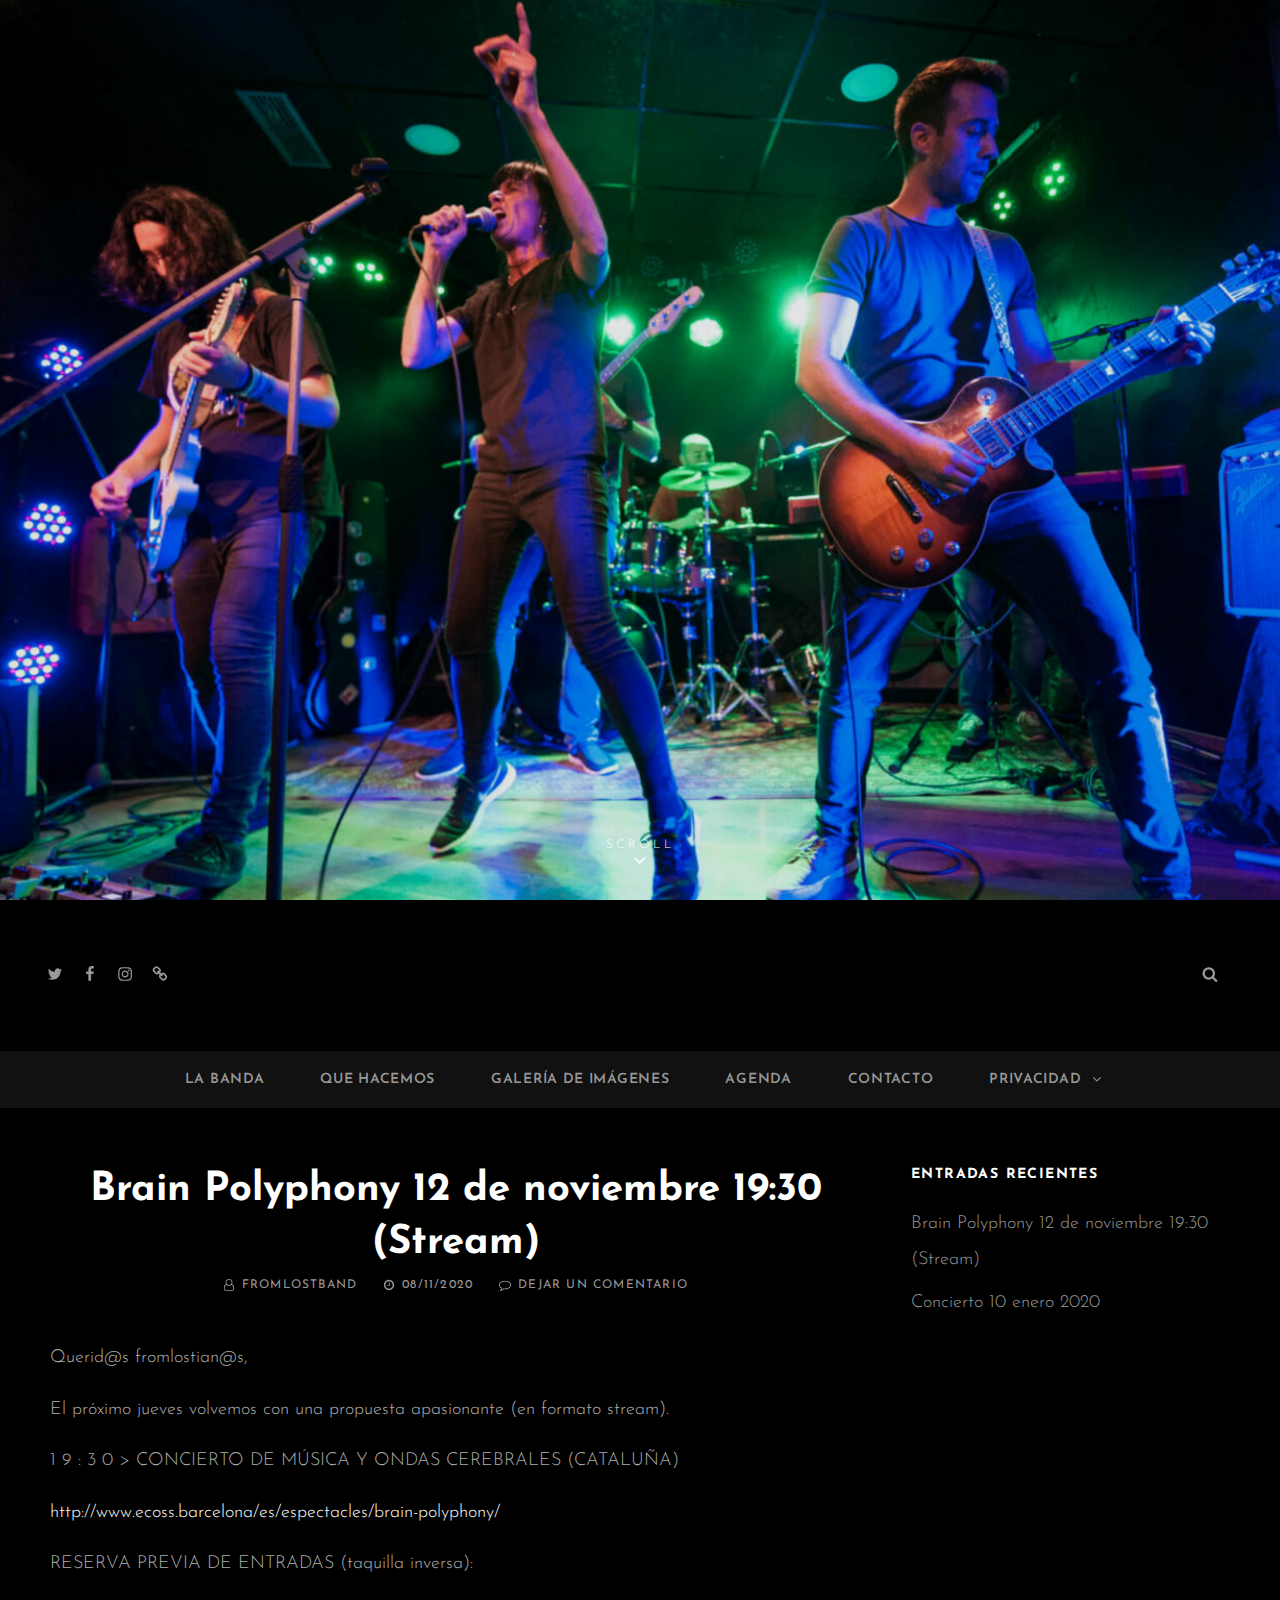
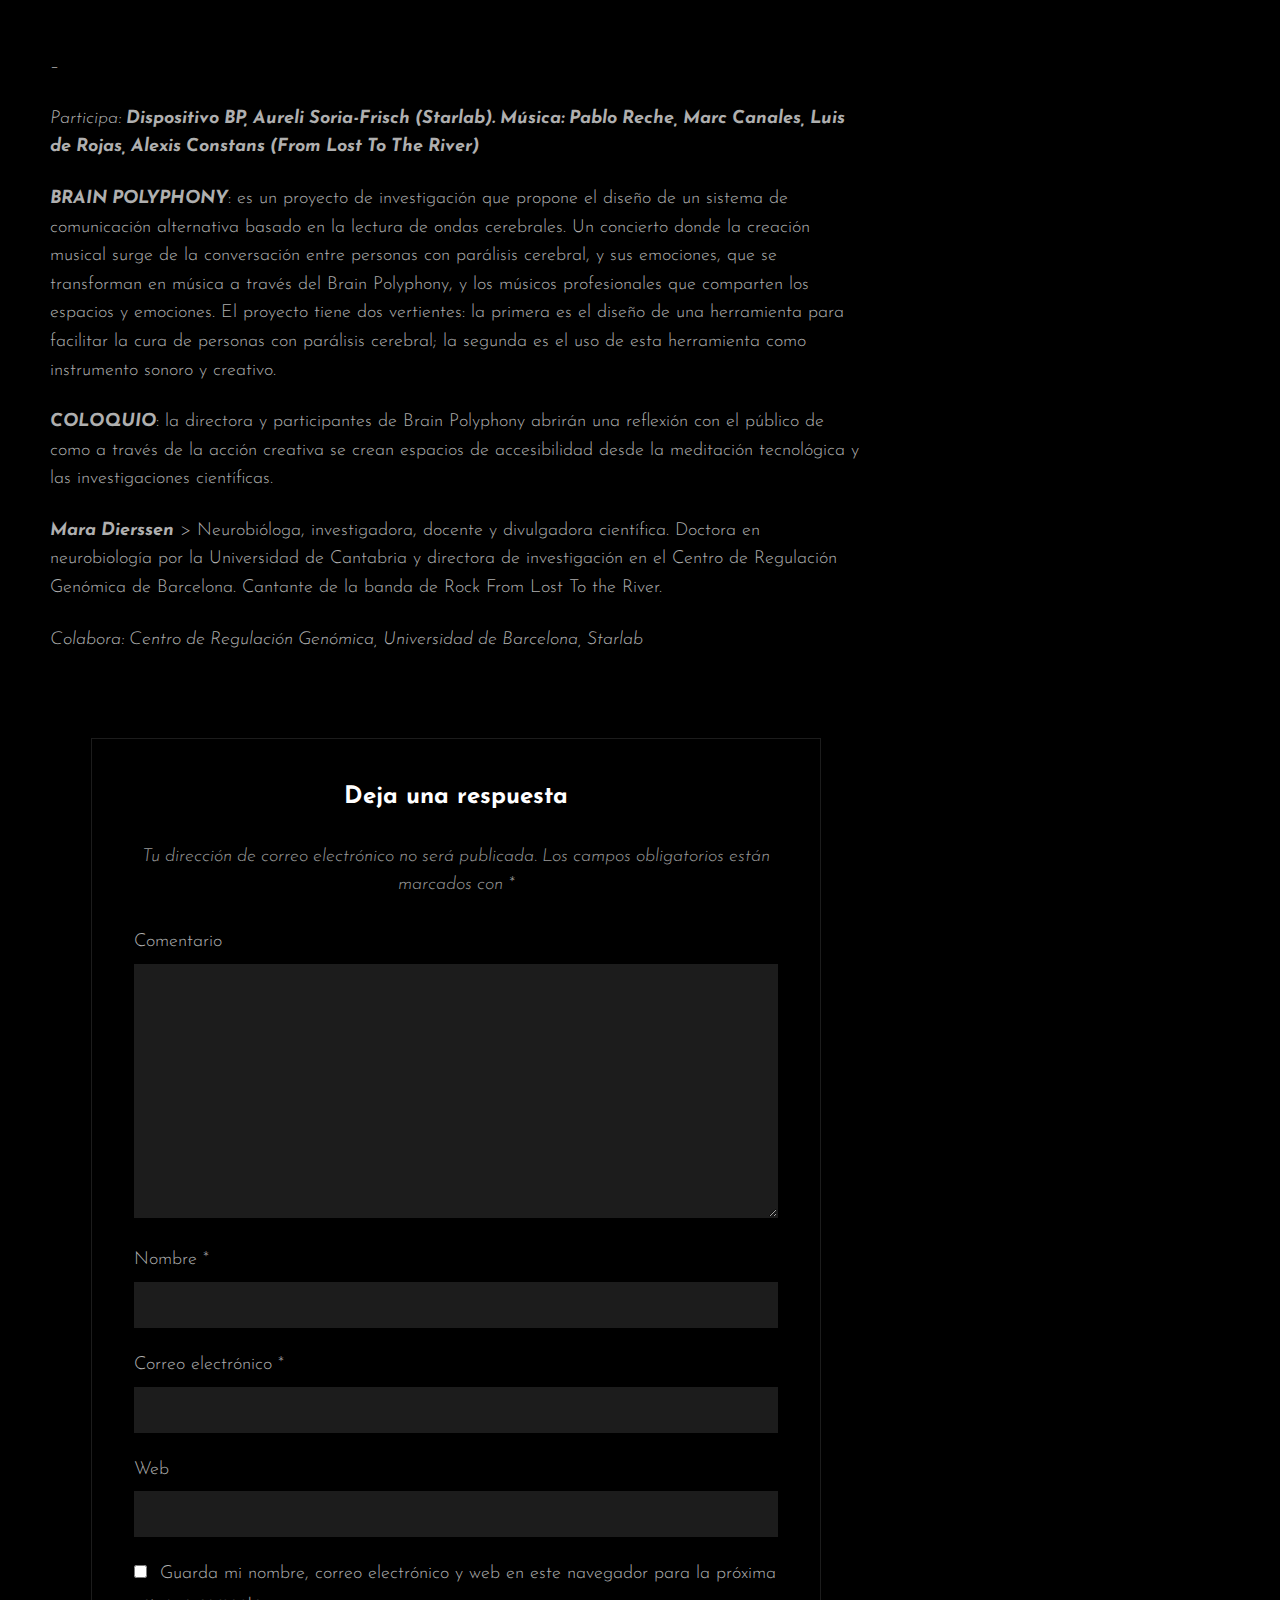
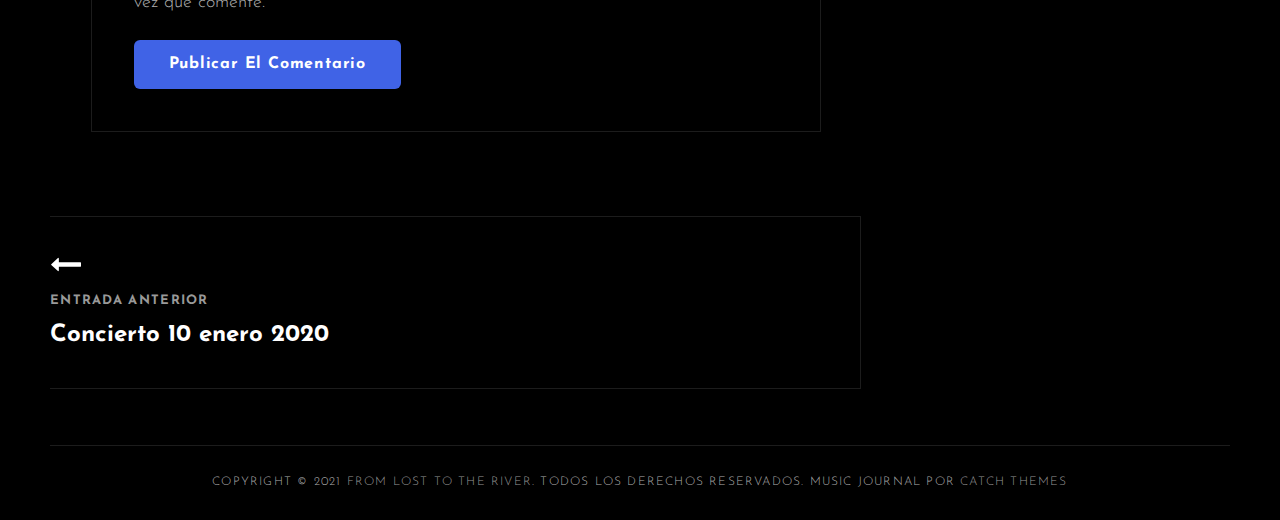
<file: brain-polyphony-12-de-noviembre-1930-stream/index.html>
<!DOCTYPE html>
<html lang="es" class="no-js">
<head>
	<meta charset="UTF-8">
	<meta name="viewport" content="width=device-width, initial-scale=1">
	<link rel="profile" href="http://gmpg.org/xfn/11">
	<script>(function(html){html.className = html.className.replace(/\bno-js\b/,'js')})(document.documentElement);</script>
<title>Brain Polyphony 12 de noviembre 19:30 (Stream) &#8211; From Lost to the River</title>
<meta name="robots" content="max-image-preview:large">
<link rel="dns-prefetch" href="//fonts.googleapis.com">
<link rel="dns-prefetch" href="//s.w.org">
<link rel="alternate" type="application/rss+xml" title="From Lost to the River &raquo; Feed" href="/feed/">
<link rel="alternate" type="application/rss+xml" title="From Lost to the River &raquo; Feed de los comentarios" href="/comments/feed/">
<link rel="alternate" type="application/rss+xml" title="From Lost to the River &raquo; Comentario Brain Polyphony 12 de noviembre 19:30 (Stream) del feed" href="/brain-polyphony-12-de-noviembre-1930-stream/feed/">
<link rel="stylesheet" id="wp-block-library-css" href="/wp-includes/css/dist/block-library/style.min.css?ver=5.7" type="text/css" media="all">
<link rel="stylesheet" id="wp-block-library-theme-css" href="/wp-includes/css/dist/block-library/theme.min.css?ver=5.7" type="text/css" media="all">
<link rel="stylesheet" id="photo-journal-style-css" href="/wp-content/themes/photo-journal/style.css?ver=5.7" type="text/css" media="all">
<link rel="stylesheet" id="music-journal-style-css" href="/wp-content/themes/music-journal/style.css?ver=5.7" type="text/css" media="all">
<link rel="stylesheet" id="photo-journal-fonts-css" href="https://fonts.googleapis.com/css?family=Josefin+Sans%3A%3A300%2C400%2C600%2C700%7CGreat+Vibes%3A%3A300%2C400%2C600%2C700&#038;subset=latin%2Clatin-ext" type="text/css" media="all">
<link rel="stylesheet" id="photo-journal-block-style-css" href="/wp-content/themes/photo-journal/assets/css/blocks.css?ver=1.0" type="text/css" media="all">
<!--[if lt IE 9]>
<script type='text/javascript' src='http://fromlost.atwebpages.com/wp-content/themes/photo-journal/assets/js/html5.min.js?ver=3.7.3' id='photo-journal-html5-js'></script>
<![endif]-->
<script type="text/javascript" src="/wp-includes/js/jquery/jquery.min.js?ver=3.5.1" id="jquery-core-js"></script>
<script type="text/javascript" src="/wp-includes/js/jquery/jquery-migrate.min.js?ver=3.3.2" id="jquery-migrate-js"></script>
<link rel="https://api.w.org/" href="/wp-json/">
<link rel="alternate" type="application/json" href="/wp-json/wp/v2/posts/26">
<link rel="EditURI" type="application/rsd+xml" title="RSD" href="/xmlrpc.php?rsd">
<meta name="generator" content="WordPress 5.7">
<link rel="canonical" href="/brain-polyphony-12-de-noviembre-1930-stream/">
<link rel="shortlink" href="/?p=26">
<link rel="alternate" type="application/json+oembed" href="/wp-json/oembed/1.0/embed?url=http%3A%2F%2F%2Fbrain-polyphony-12-de-noviembre-1930-stream%2F">
<link rel="alternate" type="text/xml+oembed" href="/wp-json/oembed/1.0/embed?url=http%3A%2F%2F%2Fbrain-polyphony-12-de-noviembre-1930-stream%2F&#038;format=xml">
<link rel="pingback" href="/xmlrpc.php">			<style type="text/css" id="photo-journal-header-css">.site-branding {
			margin: 0 auto 0 0;
		}

		.site-identity {
			clip: rect(1px, 1px, 1px, 1px);
			position: absolute;
		}</style>
	<link rel="icon" href="/wp-content/uploads/2021/04/cropped-cropped-FromLostToTheRiver_logo_190x190-32x32.jpeg" sizes="32x32">
<link rel="icon" href="/wp-content/uploads/2021/04/cropped-cropped-FromLostToTheRiver_logo_190x190-192x192.jpeg" sizes="192x192">
<link rel="apple-touch-icon" href="/wp-content/uploads/2021/04/cropped-cropped-FromLostToTheRiver_logo_190x190-180x180.jpeg">
<meta name="msapplication-TileImage" content="http://fromlost.atwebpages.com/wp-content/uploads/2021/04/cropped-cropped-FromLostToTheRiver_logo_190x190-270x270.jpeg">
</head>

<body class="post-template-default single single-post postid-26 single-format-standard wp-embed-responsive fluid-layout two-columns-layout content-left no-header-media-text header-right-menu-disabled social-header-enabled color-scheme-default">


<div id="page" class="site">
	<a class="skip-link screen-reader-text" href="#content">Saltar al contenido</a>

				<div class="header-media">
				<div class="wrapper">
										<div class="custom-header-media">
						<div id="wp-custom-header" class="wp-custom-header"><img src="/wp-content/uploads/2021/04/cropped-DSC1097-1-scaled-1.jpg" width="1920" height="1080" alt="From Lost to the River" srcset="/wp-content/uploads/2021/04/cropped-DSC1097-1-scaled-1.jpg 1920w, /wp-content/uploads/2021/04/cropped-DSC1097-1-scaled-1-300x169.jpg 300w, /wp-content/uploads/2021/04/cropped-DSC1097-1-scaled-1-1024x576.jpg 1024w, /wp-content/uploads/2021/04/cropped-DSC1097-1-scaled-1-768x432.jpg 768w, /wp-content/uploads/2021/04/cropped-DSC1097-1-scaled-1-1536x864.jpg 1536w, /wp-content/uploads/2021/04/cropped-DSC1097-1-scaled-1-990x557.jpg 990w" sizes="(max-width: 1920px) 100vw, 1920px"></div>					</div>
					
					<div class="custom-header-content sections header-media-section">

	
			<h2 class="entry-title"></h2>
	
	
	<p class="site-header-text">	</p>


</div>
				</div>
<!-- .wrapper -->

									<div class="scroll-down">
						<span>Scroll</span>
						<span class="scroll-here" aria-hidden="true"> <svg class="icon icon-angle-down" aria-hidden="true" role="img"> <use href="#icon-angle-down" xlink:href="#icon-angle-down"></use> </svg> </span>
					</div>
<!-- .scroll-down -->
				
			</div>
<!-- .header-media -->
		
<header id="masthead" class="site-header" role="banner">
	<div id="header-content" class="header-content">
		<div class="wrapper">
			<div class="site-header-main">
				
	<div id="site-header-social-menu" class="site-secondary-menu">
			<nav id="social-secondary-navigation-top" class="social-navigation displaynone" role="navigation" aria-label="Header Right Social Links Menu">
				<div class="menu-enllacos-socials-container"><ul id="menu-enllacos-socials" class="social-links-menu">
<li id="menu-item-32" class="menu-item menu-item-type-custom menu-item-object-custom menu-item-32"><a href="https://twitter.com/fromriver"><span class="screen-reader-text">Twitter</span><svg class="icon icon-twitter" aria-hidden="true" role="img"> <use href="#icon-twitter" xlink:href="#icon-twitter"></use> </svg></a></li>
<li id="menu-item-33" class="menu-item menu-item-type-custom menu-item-object-custom menu-item-33"><a href="https://www.facebook.com/FromLostTTRiver/"><span class="screen-reader-text">Facebook</span><svg class="icon icon-facebook" aria-hidden="true" role="img"> <use href="#icon-facebook" xlink:href="#icon-facebook"></use> </svg></a></li>
<li id="menu-item-34" class="menu-item menu-item-type-custom menu-item-object-custom menu-item-34"><a href="https://www.instagram.com/fromlostttriver/"><span class="screen-reader-text">Instagram</span><svg class="icon icon-instagram" aria-hidden="true" role="img"> <use href="#icon-instagram" xlink:href="#icon-instagram"></use> </svg></a></li>
<li id="menu-item-35" class="menu-item menu-item-type-custom menu-item-object-custom menu-item-35"><a href="/?feed=rss2"><span class="screen-reader-text">RSS</span><svg class="icon icon-chain" aria-hidden="true" role="img"> <use href="#icon-chain" xlink:href="#icon-chain"></use> </svg></a></li>
</ul></div>			</nav><!-- #social-secondary-navigation -->
	</div>
<!-- #site-header-menu -->
					<div class="site-branding">
						
						<div class="site-identity">
															<p class="site-title"><a href="/" rel="home">From Lost to the River</a></p>
															<p class="site-description">Grupo de música con objetivos solidarios y de concienciación social</p>
													</div>
<!-- .site-identity -->
					</div>
<!-- .site-branding -->
					<div class="secondary-search-wrapper">
						<div id="search-social-container-right" class="search-social-container with-social">
	        				<div id="search-container">
	            				

<form role="search" method="get" class="search-form" action="/">
	<label>
		<span class="screen-reader-text">Buscar:</span>
		<input type="search" class="search-field" placeholder="Buscar" value="" name="s">
	</label>
	<button type="submit" class="search-submit"><svg class="icon icon-search" aria-hidden="true" role="img"> <use href="#icon-search" xlink:href="#icon-search"></use> </svg><span class="screen-reader-text">Buscar</span></button>
</form>
	            			</div>
<!-- #search-container -->
						</div>
<!-- #search-social-container-right -->
					</div>
<!-- .secondary-search-wrapper -->
			</div>
<!-- .site-header-main -->
		</div>
<!-- .wrapper -->
	</div>
<!-- #header-content -->
</header><!-- .site-header -->


<div id="header-navigation-area">
	<div class="wrapper">
		<button id="primary-menu-toggle" class="menu-primary-toggle menu-toggle" aria-controls="primary-menu" aria-expanded="false">
			<svg class="icon icon-bars" aria-hidden="true" role="img"> <use href="#icon-bars" xlink:href="#icon-bars"></use> </svg><svg class="icon icon-close" aria-hidden="true" role="img"> <use href="#icon-close" xlink:href="#icon-close"></use> </svg><span class="menu-label-prefix">Principal</span>				<span class="menu-label">
					Menú				</span>
		</button>

		<div id="site-header-menu" class="site-primary-menu">
							<nav id="site-primary-navigation" class="main-navigation site-navigation custom-primary-menu" role="navigation" aria-label="Menú principal">
					<div class="primary-menu-container"><ul id="menu-menu-principal" class="primary-menu">
<li id="menu-item-37" class="menu-item menu-item-type-post_type menu-item-object-page menu-item-home menu-item-37"><a href="/">La Banda</a></li>
<li id="menu-item-38" class="menu-item menu-item-type-post_type menu-item-object-page menu-item-38"><a href="/que-hacemos/">Que hacemos</a></li>
<li id="menu-item-39" class="menu-item menu-item-type-post_type menu-item-object-page menu-item-39"><a href="/galeria-de-imagenes/">Galería de imágenes</a></li>
<li id="menu-item-40" class="menu-item menu-item-type-post_type menu-item-object-page current_page_parent menu-item-40"><a href="/agenda/">Agenda</a></li>
<li id="menu-item-41" class="menu-item menu-item-type-post_type menu-item-object-page menu-item-41"><a href="/contacto/">Contacto</a></li>
<li id="menu-item-42" class="menu-item menu-item-type-post_type menu-item-object-page menu-item-has-children menu-item-42">
<a href="/privacidad/">Privacidad<svg class="icon icon-angle-down" aria-hidden="true" role="img"> <use href="#icon-angle-down" xlink:href="#icon-angle-down"></use> </svg></a>
<ul class="sub-menu">
	<li id="menu-item-43" class="menu-item menu-item-type-post_type menu-item-object-page menu-item-43"><a href="/politica-de-cookies/">Política de cookies</a></li>
</ul>
</li>
</ul></div>				</nav><!-- #site-primary-navigation.custom-primary-menu -->
			
			<div class="search-social-wrap">
				<div class="secondary-search-wrapper">
					<div id="search-social-container-right" class="search-social-container with-social">
        				<div id="search-container">
            				

<form role="search" method="get" class="search-form" action="/">
	<label>
		<span class="screen-reader-text">Buscar:</span>
		<input type="search" class="search-field" placeholder="Buscar" value="" name="s">
	</label>
	<button type="submit" class="search-submit"><svg class="icon icon-search" aria-hidden="true" role="img"> <use href="#icon-search" xlink:href="#icon-search"></use> </svg><span class="screen-reader-text">Buscar</span></button>
</form>
            			</div>
<!-- #search-container -->
					</div>
<!-- #search-social-container-right -->
				</div>
<!-- .secondary-search-wrapper -->

									<div id="site-header-social-menu" class="site-secondary-menu">
							<nav id="social-secondary-navigation-top" class="social-navigation displaynone" role="navigation" aria-label="Header Right Social Links Menu">
								<div class="menu-enllacos-socials-container"><ul id="menu-enllacos-socials-1" class="social-links-menu">
<li class="menu-item menu-item-type-custom menu-item-object-custom menu-item-32"><a href="https://twitter.com/fromriver"><span class="screen-reader-text">Twitter</span><svg class="icon icon-twitter" aria-hidden="true" role="img"> <use href="#icon-twitter" xlink:href="#icon-twitter"></use> </svg></a></li>
<li class="menu-item menu-item-type-custom menu-item-object-custom menu-item-33"><a href="https://www.facebook.com/FromLostTTRiver/"><span class="screen-reader-text">Facebook</span><svg class="icon icon-facebook" aria-hidden="true" role="img"> <use href="#icon-facebook" xlink:href="#icon-facebook"></use> </svg></a></li>
<li class="menu-item menu-item-type-custom menu-item-object-custom menu-item-34"><a href="https://www.instagram.com/fromlostttriver/"><span class="screen-reader-text">Instagram</span><svg class="icon icon-instagram" aria-hidden="true" role="img"> <use href="#icon-instagram" xlink:href="#icon-instagram"></use> </svg></a></li>
<li class="menu-item menu-item-type-custom menu-item-object-custom menu-item-35"><a href="/?feed=rss2"><span class="screen-reader-text">RSS</span><svg class="icon icon-chain" aria-hidden="true" role="img"> <use href="#icon-chain" xlink:href="#icon-chain"></use> </svg></a></li>
</ul></div>							</nav><!-- #social-secondary-navigation -->
					</div>
<!-- #site-header-menu -->
								</div> <!-- .search-social-wrap -->
		</div>
<!-- .site-header-main -->
	</div>
<!-- .wrapper -->
</div>
<!-- #header-navigation-area -->








	
	<div id="content" class="site-content">
		<div class="wrapper">

<div id="primary" class="content-area">
	<main id="main" class="site-main" role="main">
		<div class="singular-content-wrap">
			
<article id="post-26" class="post-26 post type-post status-publish format-standard hentry category-uncategorized">
	<header class="entry-header">
		<h1 class="page-title">Brain Polyphony 12 de noviembre 19:30 (Stream)</h1>		<div class="entry-meta">
<span class="author vcard"><span class="author-label screen-reader-text">By</span><svg class="icon icon-user-o" aria-hidden="true" role="img"> <use href="#icon-user-o" xlink:href="#icon-user-o"></use> </svg><a class="url fn n" href="/author/FromLostBand/">FromLostBand</a></span><span class="posted-on"><span class="date-label screen-reader-text">Publicada el </span><svg class="icon icon-clock" aria-hidden="true" role="img"> <use href="#icon-clock" xlink:href="#icon-clock"></use> </svg><a href="/brain-polyphony-12-de-noviembre-1930-stream/" rel="bookmark"><time class="entry-date published" datetime="2020-11-08T11:09:00+00:00">08/11/2020</time><time class="updated" datetime="2021-04-05T11:11:25+00:00">05/04/2021</time></a></span><span class="comments-link"><svg class="icon icon-comment-o" aria-hidden="true" role="img"> <use href="#icon-comment-o" xlink:href="#icon-comment-o"></use> </svg><a href="/brain-polyphony-12-de-noviembre-1930-stream/#respond">Dejar un comentario<span class="screen-reader-text"> en Brain Polyphony 12 de noviembre 19:30 (Stream)</span></a></span>
</div>
<!-- .entry-meta -->	</header><!-- .entry-header -->

	
	<div class="entry-content">
		
<p>Querid@s fromlostian@s,</p>



<p>El próximo jueves volvemos con una propuesta apasionante (en formato stream).</p>



<p>1 9 : 3 0 &gt; CONCIERTO DE MÚSICA Y ONDAS CEREBRALES (CATALUÑA)</p>



<p><a href="http://www.ecoss.barcelona/es/espectacles/brain-polyphony/">http://www.ecoss.barcelona/es/espectacles/brain-polyphony/</a></p>



<p>RESERVA PREVIA DE ENTRADAS (taquilla inversa):</p>



<p></p>



<p>–</p>



<p><em>Participa:&nbsp;</em><strong><em>Dispositivo BP, Aureli Soria-Frisch (Starlab). Música: Pablo Reche, Marc Canales, Luis de Rojas, Alexis Constans (From Lost To The River)</em></strong></p>



<p><strong><em>BRAIN POLYPHONY</em></strong>: es un proyecto de investigación que propone el diseño de un sistema de comunicación alternativa basado en la lectura de ondas cerebrales. Un concierto donde la creación musical surge de la conversación entre personas con parálisis cerebral, y sus emociones, que se transforman en música a través del Brain Polyphony, y los músicos profesionales que comparten los espacios y emociones. El proyecto tiene dos vertientes: la primera es el diseño de una herramienta para facilitar la cura de personas con parálisis cerebral; la segunda es el uso de esta herramienta como instrumento sonoro y creativo.</p>



<p><strong><em>COLOQUIO</em></strong>: la directora y participantes de Brain Polyphony abrirán una reflexión con el público de como a través de la acción creativa se crean espacios de accesibilidad desde la meditación tecnológica y las investigaciones científicas.</p>



<p><strong><em>Mara Dierssen</em></strong>&nbsp;&gt; Neurobióloga, investigadora, docente y divulgadora científica. Doctora en neurobiología por la Universidad de Cantabria y directora de investigación en el Centro de Regulación Genómica de Barcelona. Cantante de la banda de Rock From Lost To the River.</p>



<p><em>Colabora: Centro de Regulación Genómica, Universidad de Barcelona, Starlab</em></p>
	</div>
<!-- .entry-content -->
	<footer class="entry-footer"><div class="entry-meta"></div>
<!-- .entry-meta --></footer> <!-- .entry-footer -->
</article><!-- #post-## -->


<div id="comments" class="comments-area">

		<div id="respond" class="comment-respond">
		<h3 id="reply-title" class="comment-reply-title">Deja una respuesta <small><a rel="nofollow" id="cancel-comment-reply-link" href="/brain-polyphony-12-de-noviembre-1930-stream/#respond" style="display:none;">Cancelar la respuesta</a></small>
</h3>
<form action="/wp-comments-post.php" method="post" id="commentform" class="comment-form" novalidate>
<p class="comment-notes"><span id="email-notes">Tu dirección de correo electrónico no será publicada.</span> Los campos obligatorios están marcados con <span class="required">*</span></p>
<p class="comment-form-comment"><label for="comment">Comentario</label> <textarea id="comment" name="comment" cols="45" rows="8" maxlength="65525" required="required"></textarea></p>
<p class="comment-form-author"><label for="author">Nombre <span class="required">*</span></label> <input id="author" name="author" type="text" value="" size="30" maxlength="245" required="required"></p>
<p class="comment-form-email"><label for="email">Correo electrónico <span class="required">*</span></label> <input id="email" name="email" type="email" value="" size="30" maxlength="100" aria-describedby="email-notes" required="required"></p>
<p class="comment-form-url"><label for="url">Web</label> <input id="url" name="url" type="url" value="" size="30" maxlength="200"></p>
<p class="comment-form-cookies-consent"><input id="wp-comment-cookies-consent" name="wp-comment-cookies-consent" type="checkbox" value="yes"> <label for="wp-comment-cookies-consent">Guarda mi nombre, correo electrónico y web en este navegador para la próxima vez que comente.</label></p>
<p class="form-submit"><input name="submit" type="submit" id="submit" class="submit" value="Publicar el comentario"> <input type="hidden" name="comment_post_ID" value="26" id="comment_post_ID">
<input type="hidden" name="comment_parent" id="comment_parent" value="0">
</p>
</form>	</div>
<!-- #respond -->
	
</div>
<!-- #comments -->

	<nav class="navigation post-navigation" role="navigation" aria-label="Entradas">
		<h2 class="screen-reader-text">Navegación de entradas</h2>
		<div class="nav-links"><div class="nav-previous"><a href="/concierto-10-enero-2020/" rel="prev"><span class="nav-subtitle-icon-wrapper"><svg class="icon icon-long-arrow-left" aria-hidden="true" role="img"> <use href="#icon-long-arrow-left" xlink:href="#icon-long-arrow-left"></use> </svg><span aria-hidden="true" class="nav-subtitle">Entrada anterior</span></span> <span class="nav-title">Concierto  10 enero 2020</span><span class="screen-reader-text">Entrada anterior</span></a></div></div>
	</nav>		</div>
<!-- .singular-content-wrap -->
	</main><!-- .site-main -->
</div>
<!-- .content-area -->



<aside id="secondary" class="sidebar widget-area" role="complementary">
	
		<section id="recent-posts-2" class="widget widget_recent_entries">
		<h2 class="widget-title">Entradas recientes</h2>
		<ul>
											<li>
					<a href="/brain-polyphony-12-de-noviembre-1930-stream/" aria-current="page">Brain Polyphony 12 de noviembre 19:30 (Stream)</a>
									</li>
											<li>
					<a href="/concierto-10-enero-2020/">Concierto  10 enero 2020</a>
									</li>
					</ul>

		</section></aside><!-- .sidebar .widget-area -->
		</div>
<!-- .wrapper -->
	</div>
<!-- .site-content -->

	

	<footer id="colophon" class="site-footer" role="contentinfo">

		

		<div id="site-generator">
			
			

	<div class="site-info">
		<div class="wrapper">
<div id="footer-left-content" class="copyright">Copyright &copy; 2021 <a href="/">From Lost to the River</a>. Todos los derechos reservados. Music Journal&nbsp;por&nbsp;<a target="_blank" href="https://catchthemes.com/">Catch Themes</a>
</div>
		</div>
<!-- .wrapper -->
	</div>
<!-- .site-info -->		</div>
<!-- #site-generator -->

	</footer><!-- .site-footer -->
</div>
<!-- .site -->

<a href="#masthead" id="scrollup" class="backtotop"><svg class="icon icon-angle-down" aria-hidden="true" role="img"> <use href="#icon-angle-down" xlink:href="#icon-angle-down"></use> </svg><span class="screen-reader-text">Desplazar hacia arriba</span></a><script type="text/javascript" src="/wp-content/themes/photo-journal/assets/js/skip-link-focus-fix.min.js?ver=20181115" id="photo-journal-skip-link-focus-fix-js"></script>
<script type="text/javascript" src="/wp-content/themes/photo-journal/assets/js/fitvids.min.js?ver=1.1" id="jquery-fitvids-js"></script>
<script type="text/javascript" src="/wp-content/themes/photo-journal/assets/js/jquery.matchHeight.min.js?ver=20181115" id="jquery-match-height-js"></script>
<script type="text/javascript" src="/wp-includes/js/imagesloaded.min.js?ver=4.1.4" id="imagesloaded-js"></script>
<script type="text/javascript" src="/wp-includes/js/masonry.min.js?ver=4.2.2" id="masonry-js"></script>
<script type="text/javascript" src="/wp-includes/js/jquery/jquery.masonry.min.js?ver=3.1.2b" id="jquery-masonry-js"></script>
<script type="text/javascript" id="photo-journal-script-js-extra">
/* <![CDATA[ */
var photoJournalScreenReaderText = {"expand":"ampliar el menú hijo","collapse":"contraer menú hijo","icon":"<svg class=\"icon icon-angle-down\" aria-hidden=\"true\" role=\"img\"> <use href=\"#icon-angle-down\" xlink:href=\"#icon-angle-down\"><\/use> <span class=\"svg-fallback icon-angle-down\"><\/span><\/svg>"};
/* ]]> */
</script>
<script type="text/javascript" src="/wp-content/themes/photo-journal/assets/js/functions.min.js?ver=20181115" id="photo-journal-script-js"></script>
<svg style="position: absolute; width: 0; height: 0; overflow: hidden;" version="1.1" xmlns="http://www.w3.org/2000/svg" xmlns:xlink="http://www.w3.org/1999/xlink">
<defs>
<symbol id="icon-behance" viewbox="0 0 37 32">
<path class="path1" d="M33 6.054h-9.125v2.214h9.125v-2.214zM28.5 13.661q-1.607 0-2.607 0.938t-1.107 2.545h7.286q-0.321-3.482-3.571-3.482zM28.786 24.107q1.125 0 2.179-0.571t1.357-1.554h3.946q-1.786 5.482-7.625 5.482-3.821 0-6.080-2.357t-2.259-6.196q0-3.714 2.33-6.17t6.009-2.455q2.464 0 4.295 1.214t2.732 3.196 0.902 4.429q0 0.304-0.036 0.839h-11.75q0 1.982 1.027 3.063t2.973 1.080zM4.946 23.214h5.286q3.661 0 3.661-2.982 0-3.214-3.554-3.214h-5.393v6.196zM4.946 13.625h5.018q1.393 0 2.205-0.652t0.813-2.027q0-2.571-3.393-2.571h-4.643v5.25zM0 4.536h10.607q1.554 0 2.768 0.25t2.259 0.848 1.607 1.723 0.563 2.75q0 3.232-3.071 4.696 2.036 0.571 3.071 2.054t1.036 3.643q0 1.339-0.438 2.438t-1.179 1.848-1.759 1.268-2.161 0.75-2.393 0.232h-10.911v-22.5z"></path>
</symbol>
<symbol id="icon-deviantart" viewbox="0 0 18 32">
<path class="path1" d="M18.286 5.411l-5.411 10.393 0.429 0.554h4.982v7.411h-9.054l-0.786 0.536-2.536 4.875-0.536 0.536h-5.375v-5.411l5.411-10.411-0.429-0.536h-4.982v-7.411h9.054l0.786-0.536 2.536-4.875 0.536-0.536h5.375v5.411z"></path>
</symbol>
<symbol id="icon-medium" viewbox="0 0 32 32">
<path class="path1" d="M10.661 7.518v20.946q0 0.446-0.223 0.759t-0.652 0.313q-0.304 0-0.589-0.143l-8.304-4.161q-0.375-0.179-0.634-0.598t-0.259-0.83v-20.357q0-0.357 0.179-0.607t0.518-0.25q0.25 0 0.786 0.268l9.125 4.571q0.054 0.054 0.054 0.089zM11.804 9.321l9.536 15.464-9.536-4.75v-10.714zM32 9.643v18.821q0 0.446-0.25 0.723t-0.679 0.277-0.839-0.232l-7.875-3.929zM31.946 7.5q0 0.054-4.58 7.491t-5.366 8.705l-6.964-11.321 5.786-9.411q0.304-0.5 0.929-0.5 0.25 0 0.464 0.107l9.661 4.821q0.071 0.036 0.071 0.107z"></path>
</symbol>
<symbol id="icon-slideshare" viewbox="0 0 32 32">
<path class="path1" d="M15.589 13.214q0 1.482-1.134 2.545t-2.723 1.063-2.723-1.063-1.134-2.545q0-1.5 1.134-2.554t2.723-1.054 2.723 1.054 1.134 2.554zM24.554 13.214q0 1.482-1.125 2.545t-2.732 1.063q-1.589 0-2.723-1.063t-1.134-2.545q0-1.5 1.134-2.554t2.723-1.054q1.607 0 2.732 1.054t1.125 2.554zM28.571 16.429v-11.911q0-1.554-0.571-2.205t-1.982-0.652h-19.857q-1.482 0-2.009 0.607t-0.527 2.25v12.018q0.768 0.411 1.58 0.714t1.446 0.5 1.446 0.33 1.268 0.196 1.25 0.071 1.045 0.009 1.009-0.036 0.795-0.036q1.214-0.018 1.696 0.482 0.107 0.107 0.179 0.161 0.464 0.446 1.089 0.911 0.125-1.625 2.107-1.554 0.089 0 0.652 0.027t0.768 0.036 0.813 0.018 0.946-0.018 0.973-0.080 1.089-0.152 1.107-0.241 1.196-0.348 1.205-0.482 1.286-0.616zM31.482 16.339q-2.161 2.661-6.643 4.5 1.5 5.089-0.411 8.304-1.179 2.018-3.268 2.643-1.857 0.571-3.25-0.268-1.536-0.911-1.464-2.929l-0.018-5.821v-0.018q-0.143-0.036-0.438-0.107t-0.42-0.089l-0.018 6.036q0.071 2.036-1.482 2.929-1.411 0.839-3.268 0.268-2.089-0.643-3.25-2.679-1.875-3.214-0.393-8.268-4.482-1.839-6.643-4.5-0.446-0.661-0.071-1.125t1.071 0.018q0.054 0.036 0.196 0.125t0.196 0.143v-12.393q0-1.286 0.839-2.196t2.036-0.911h22.446q1.196 0 2.036 0.911t0.839 2.196v12.393l0.375-0.268q0.696-0.482 1.071-0.018t-0.071 1.125z"></path>
</symbol>
<symbol id="icon-snapchat-ghost" viewbox="0 0 30 32">
<path class="path1" d="M15.143 2.286q2.393-0.018 4.295 1.223t2.92 3.438q0.482 1.036 0.482 3.196 0 0.839-0.161 3.411 0.25 0.125 0.5 0.125 0.321 0 0.911-0.241t0.911-0.241q0.518 0 1 0.321t0.482 0.821q0 0.571-0.563 0.964t-1.232 0.563-1.232 0.518-0.563 0.848q0 0.268 0.214 0.768 0.661 1.464 1.83 2.679t2.58 1.804q0.5 0.214 1.429 0.411 0.5 0.107 0.5 0.625 0 1.25-3.911 1.839-0.125 0.196-0.196 0.696t-0.25 0.83-0.589 0.33q-0.357 0-1.107-0.116t-1.143-0.116q-0.661 0-1.107 0.089-0.571 0.089-1.125 0.402t-1.036 0.679-1.036 0.723-1.357 0.598-1.768 0.241q-0.929 0-1.723-0.241t-1.339-0.598-1.027-0.723-1.036-0.679-1.107-0.402q-0.464-0.089-1.125-0.089-0.429 0-1.17 0.134t-1.045 0.134q-0.446 0-0.625-0.33t-0.25-0.848-0.196-0.714q-3.911-0.589-3.911-1.839 0-0.518 0.5-0.625 0.929-0.196 1.429-0.411 1.393-0.571 2.58-1.804t1.83-2.679q0.214-0.5 0.214-0.768 0-0.5-0.563-0.848t-1.241-0.527-1.241-0.563-0.563-0.938q0-0.482 0.464-0.813t0.982-0.33q0.268 0 0.857 0.232t0.946 0.232q0.321 0 0.571-0.125-0.161-2.536-0.161-3.393 0-2.179 0.482-3.214 1.143-2.446 3.071-3.536t4.714-1.125z"></path>
</symbol>
<symbol id="icon-yelp" viewbox="0 0 27 32">
<path class="path1" d="M13.804 23.554v2.268q-0.018 5.214-0.107 5.446-0.214 0.571-0.911 0.714-0.964 0.161-3.241-0.679t-2.902-1.589q-0.232-0.268-0.304-0.643-0.018-0.214 0.071-0.464 0.071-0.179 0.607-0.839t3.232-3.857q0.018 0 1.071-1.25 0.268-0.339 0.705-0.438t0.884 0.063q0.429 0.179 0.67 0.518t0.223 0.75zM11.143 19.071q-0.054 0.982-0.929 1.25l-2.143 0.696q-4.911 1.571-5.214 1.571-0.625-0.036-0.964-0.643-0.214-0.446-0.304-1.339-0.143-1.357 0.018-2.973t0.536-2.223 1-0.571q0.232 0 3.607 1.375 1.25 0.518 2.054 0.839l1.5 0.607q0.411 0.161 0.634 0.545t0.205 0.866zM25.893 24.375q-0.125 0.964-1.634 2.875t-2.42 2.268q-0.661 0.25-1.125-0.125-0.25-0.179-3.286-5.125l-0.839-1.375q-0.25-0.375-0.205-0.821t0.348-0.821q0.625-0.768 1.482-0.464 0.018 0.018 2.125 0.714 3.625 1.179 4.321 1.42t0.839 0.366q0.5 0.393 0.393 1.089zM13.893 13.089q0.089 1.821-0.964 2.179-1.036 0.304-2.036-1.268l-6.75-10.679q-0.143-0.625 0.339-1.107 0.732-0.768 3.705-1.598t4.009-0.563q0.714 0.179 0.875 0.804 0.054 0.321 0.393 5.455t0.429 6.777zM25.714 15.018q0.054 0.696-0.464 1.054-0.268 0.179-5.875 1.536-1.196 0.268-1.625 0.411l0.018-0.036q-0.411 0.107-0.821-0.071t-0.661-0.571q-0.536-0.839 0-1.554 0.018-0.018 1.339-1.821 2.232-3.054 2.679-3.643t0.607-0.696q0.5-0.339 1.161-0.036 0.857 0.411 2.196 2.384t1.446 2.991v0.054z"></path>
</symbol>
<symbol id="icon-vine" viewbox="0 0 27 32">
<path class="path1" d="M26.732 14.768v3.536q-1.804 0.411-3.536 0.411-1.161 2.429-2.955 4.839t-3.241 3.848-2.286 1.902q-1.429 0.804-2.893-0.054-0.5-0.304-1.080-0.777t-1.518-1.491-1.83-2.295-1.92-3.286-1.884-4.357-1.634-5.616-1.259-6.964h5.054q0.464 3.893 1.25 7.116t1.866 5.661 2.17 4.205 2.5 3.482q3.018-3.018 5.125-7.25-2.536-1.286-3.982-3.929t-1.446-5.946q0-3.429 1.857-5.616t5.071-2.188q3.179 0 4.875 1.884t1.696 5.313q0 2.839-1.036 5.107-0.125 0.018-0.348 0.054t-0.821 0.036-1.125-0.107-1.107-0.455-0.902-0.92q0.554-1.839 0.554-3.286 0-1.554-0.518-2.357t-1.411-0.804q-0.946 0-1.518 0.884t-0.571 2.509q0 3.321 1.875 5.241t4.768 1.92q1.107 0 2.161-0.25z"></path>
</symbol>
<symbol id="icon-vk" viewbox="0 0 35 32">
<path class="path1" d="M34.232 9.286q0.411 1.143-2.679 5.25-0.429 0.571-1.161 1.518-1.393 1.786-1.607 2.339-0.304 0.732 0.25 1.446 0.304 0.375 1.446 1.464h0.018l0.071 0.071q2.518 2.339 3.411 3.946 0.054 0.089 0.116 0.223t0.125 0.473-0.009 0.607-0.446 0.491-1.054 0.223l-4.571 0.071q-0.429 0.089-1-0.089t-0.929-0.393l-0.357-0.214q-0.536-0.375-1.25-1.143t-1.223-1.384-1.089-1.036-1.009-0.277q-0.054 0.018-0.143 0.063t-0.304 0.259-0.384 0.527-0.304 0.929-0.116 1.384q0 0.268-0.063 0.491t-0.134 0.33l-0.071 0.089q-0.321 0.339-0.946 0.393h-2.054q-1.268 0.071-2.607-0.295t-2.348-0.946-1.839-1.179-1.259-1.027l-0.446-0.429q-0.179-0.179-0.491-0.536t-1.277-1.625-1.893-2.696-2.188-3.768-2.33-4.857q-0.107-0.286-0.107-0.482t0.054-0.286l0.071-0.107q0.268-0.339 1.018-0.339l4.893-0.036q0.214 0.036 0.411 0.116t0.286 0.152l0.089 0.054q0.286 0.196 0.429 0.571 0.357 0.893 0.821 1.848t0.732 1.455l0.286 0.518q0.518 1.071 1 1.857t0.866 1.223 0.741 0.688 0.607 0.25 0.482-0.089q0.036-0.018 0.089-0.089t0.214-0.393 0.241-0.839 0.17-1.446 0-2.232q-0.036-0.714-0.161-1.304t-0.25-0.821l-0.107-0.214q-0.446-0.607-1.518-0.768-0.232-0.036 0.089-0.429 0.304-0.339 0.679-0.536 0.946-0.464 4.268-0.429 1.464 0.018 2.411 0.232 0.357 0.089 0.598 0.241t0.366 0.429 0.188 0.571 0.063 0.813-0.018 0.982-0.045 1.259-0.027 1.473q0 0.196-0.018 0.75t-0.009 0.857 0.063 0.723 0.205 0.696 0.402 0.438q0.143 0.036 0.304 0.071t0.464-0.196 0.679-0.616 0.929-1.196 1.214-1.92q1.071-1.857 1.911-4.018 0.071-0.179 0.179-0.313t0.196-0.188l0.071-0.054 0.089-0.045t0.232-0.054 0.357-0.009l5.143-0.036q0.696-0.089 1.143 0.045t0.554 0.295z"></path>
</symbol>
<symbol id="icon-search" viewbox="0 0 30 32">
<path class="path1" d="M20.571 14.857q0-3.304-2.348-5.652t-5.652-2.348-5.652 2.348-2.348 5.652 2.348 5.652 5.652 2.348 5.652-2.348 2.348-5.652zM29.714 29.714q0 0.929-0.679 1.607t-1.607 0.679q-0.964 0-1.607-0.679l-6.125-6.107q-3.196 2.214-7.125 2.214-2.554 0-4.884-0.991t-4.018-2.679-2.679-4.018-0.991-4.884 0.991-4.884 2.679-4.018 4.018-2.679 4.884-0.991 4.884 0.991 4.018 2.679 2.679 4.018 0.991 4.884q0 3.929-2.214 7.125l6.125 6.125q0.661 0.661 0.661 1.607z"></path>
</symbol>
<symbol id="icon-envelope-o" viewbox="0 0 1792 1792">
<path d="M1664 1504v-768q-32 36-69 66-268 206-426 338-51 43-83 67t-86.5 48.5-102.5 24.5h-2q-48 0-102.5-24.5t-86.5-48.5-83-67q-158-132-426-338-37-30-69-66v768q0 13 9.5 22.5t22.5 9.5h1472q13 0 22.5-9.5t9.5-22.5zm0-1051v-24.5l-.5-13-3-12.5-5.5-9-9-7.5-14-2.5h-1472q-13 0-22.5 9.5t-9.5 22.5q0 168 147 284 193 152 401 317 6 5 35 29.5t46 37.5 44.5 31.5 50.5 27.5 43 9h2q20 0 43-9t50.5-27.5 44.5-31.5 46-37.5 35-29.5q208-165 401-317 54-43 100.5-115.5t46.5-131.5zm128-37v1088q0 66-47 113t-113 47h-1472q-66 0-113-47t-47-113v-1088q0-66 47-113t113-47h1472q66 0 113 47t47 113z"></path>
</symbol>
<symbol id="icon-close" viewbox="0 0 25 32">
<path class="path1" d="M23.179 23.607q0 0.714-0.5 1.214l-2.429 2.429q-0.5 0.5-1.214 0.5t-1.214-0.5l-5.25-5.25-5.25 5.25q-0.5 0.5-1.214 0.5t-1.214-0.5l-2.429-2.429q-0.5-0.5-0.5-1.214t0.5-1.214l5.25-5.25-5.25-5.25q-0.5-0.5-0.5-1.214t0.5-1.214l2.429-2.429q0.5-0.5 1.214-0.5t1.214 0.5l5.25 5.25 5.25-5.25q0.5-0.5 1.214-0.5t1.214 0.5l2.429 2.429q0.5 0.5 0.5 1.214t-0.5 1.214l-5.25 5.25 5.25 5.25q0.5 0.5 0.5 1.214z"></path>
</symbol>
<symbol id="icon-angle-down" viewbox="0 0 21 32">
<path class="path1" d="M19.196 13.143q0 0.232-0.179 0.411l-8.321 8.321q-0.179 0.179-0.411 0.179t-0.411-0.179l-8.321-8.321q-0.179-0.179-0.179-0.411t0.179-0.411l0.893-0.893q0.179-0.179 0.411-0.179t0.411 0.179l7.018 7.018 7.018-7.018q0.179-0.179 0.411-0.179t0.411 0.179l0.893 0.893q0.179 0.179 0.179 0.411z"></path>
</symbol>
<symbol id="icon-folder-open" viewbox="0 0 34 32">
<path class="path1" d="M33.554 17q0 0.554-0.554 1.179l-6 7.071q-0.768 0.911-2.152 1.545t-2.563 0.634h-19.429q-0.607 0-1.080-0.232t-0.473-0.768q0-0.554 0.554-1.179l6-7.071q0.768-0.911 2.152-1.545t2.563-0.634h19.429q0.607 0 1.080 0.232t0.473 0.768zM27.429 10.857v2.857h-14.857q-1.679 0-3.518 0.848t-2.929 2.134l-6.107 7.179q0-0.071-0.009-0.223t-0.009-0.223v-17.143q0-1.643 1.179-2.821t2.821-1.179h5.714q1.643 0 2.821 1.179t1.179 2.821v0.571h9.714q1.643 0 2.821 1.179t1.179 2.821z"></path>
</symbol>
<symbol id="icon-twitter" viewbox="0 0 30 32">
<path class="path1" d="M28.929 7.286q-1.196 1.75-2.893 2.982 0.018 0.25 0.018 0.75 0 2.321-0.679 4.634t-2.063 4.437-3.295 3.759-4.607 2.607-5.768 0.973q-4.839 0-8.857-2.589 0.625 0.071 1.393 0.071 4.018 0 7.161-2.464-1.875-0.036-3.357-1.152t-2.036-2.848q0.589 0.089 1.089 0.089 0.768 0 1.518-0.196-2-0.411-3.313-1.991t-1.313-3.67v-0.071q1.214 0.679 2.607 0.732-1.179-0.786-1.875-2.054t-0.696-2.75q0-1.571 0.786-2.911 2.161 2.661 5.259 4.259t6.634 1.777q-0.143-0.679-0.143-1.321 0-2.393 1.688-4.080t4.080-1.688q2.5 0 4.214 1.821 1.946-0.375 3.661-1.393-0.661 2.054-2.536 3.179 1.661-0.179 3.321-0.893z"></path>
</symbol>
<symbol id="icon-facebook" viewbox="0 0 19 32">
<path class="path1" d="M17.125 0.214v4.714h-2.804q-1.536 0-2.071 0.643t-0.536 1.929v3.375h5.232l-0.696 5.286h-4.536v13.554h-5.464v-13.554h-4.554v-5.286h4.554v-3.893q0-3.321 1.857-5.152t4.946-1.83q2.625 0 4.071 0.214z"></path>
</symbol>
<symbol id="icon-github" viewbox="0 0 27 32">
<path class="path1" d="M13.714 2.286q3.732 0 6.884 1.839t4.991 4.991 1.839 6.884q0 4.482-2.616 8.063t-6.759 4.955q-0.482 0.089-0.714-0.125t-0.232-0.536q0-0.054 0.009-1.366t0.009-2.402q0-1.732-0.929-2.536 1.018-0.107 1.83-0.321t1.679-0.696 1.446-1.188 0.946-1.875 0.366-2.688q0-2.125-1.411-3.679 0.661-1.625-0.143-3.643-0.5-0.161-1.446 0.196t-1.643 0.786l-0.679 0.429q-1.661-0.464-3.429-0.464t-3.429 0.464q-0.286-0.196-0.759-0.482t-1.491-0.688-1.518-0.241q-0.804 2.018-0.143 3.643-1.411 1.554-1.411 3.679 0 1.518 0.366 2.679t0.938 1.875 1.438 1.196 1.679 0.696 1.83 0.321q-0.696 0.643-0.875 1.839-0.375 0.179-0.804 0.268t-1.018 0.089-1.17-0.384-0.991-1.116q-0.339-0.571-0.866-0.929t-0.884-0.429l-0.357-0.054q-0.375 0-0.518 0.080t-0.089 0.205 0.161 0.25 0.232 0.214l0.125 0.089q0.393 0.179 0.777 0.679t0.563 0.911l0.179 0.411q0.232 0.679 0.786 1.098t1.196 0.536 1.241 0.125 0.991-0.063l0.411-0.071q0 0.679 0.009 1.58t0.009 0.973q0 0.321-0.232 0.536t-0.714 0.125q-4.143-1.375-6.759-4.955t-2.616-8.063q0-3.732 1.839-6.884t4.991-4.991 6.884-1.839zM5.196 21.982q0.054-0.125-0.125-0.214-0.179-0.054-0.232 0.036-0.054 0.125 0.125 0.214 0.161 0.107 0.232-0.036zM5.75 22.589q0.125-0.089-0.036-0.286-0.179-0.161-0.286-0.054-0.125 0.089 0.036 0.286 0.179 0.179 0.286 0.054zM6.286 23.393q0.161-0.125 0-0.339-0.143-0.232-0.304-0.107-0.161 0.089 0 0.321t0.304 0.125zM7.036 24.143q0.143-0.143-0.071-0.339-0.214-0.214-0.357-0.054-0.161 0.143 0.071 0.339 0.214 0.214 0.357 0.054zM8.054 24.589q0.054-0.196-0.232-0.286-0.268-0.071-0.339 0.125t0.232 0.268q0.268 0.107 0.339-0.107zM9.179 24.679q0-0.232-0.304-0.196-0.286 0-0.286 0.196 0 0.232 0.304 0.196 0.286 0 0.286-0.196zM10.214 24.5q-0.036-0.196-0.321-0.161-0.286 0.054-0.25 0.268t0.321 0.143 0.25-0.25z"></path>
</symbol>
<symbol id="icon-bars" viewbox="0 0 27 32">
<path class="path1" d="M27.429 24v2.286q0 0.464-0.339 0.804t-0.804 0.339h-25.143q-0.464 0-0.804-0.339t-0.339-0.804v-2.286q0-0.464 0.339-0.804t0.804-0.339h25.143q0.464 0 0.804 0.339t0.339 0.804zM27.429 14.857v2.286q0 0.464-0.339 0.804t-0.804 0.339h-25.143q-0.464 0-0.804-0.339t-0.339-0.804v-2.286q0-0.464 0.339-0.804t0.804-0.339h25.143q0.464 0 0.804 0.339t0.339 0.804zM27.429 5.714v2.286q0 0.464-0.339 0.804t-0.804 0.339h-25.143q-0.464 0-0.804-0.339t-0.339-0.804v-2.286q0-0.464 0.339-0.804t0.804-0.339h25.143q0.464 0 0.804 0.339t0.339 0.804z"></path>
</symbol>
<symbol id="icon-google-plus" viewbox="0 0 41 32">
<path class="path1" d="M25.661 16.304q0 3.714-1.554 6.616t-4.429 4.536-6.589 1.634q-2.661 0-5.089-1.036t-4.179-2.786-2.786-4.179-1.036-5.089 1.036-5.089 2.786-4.179 4.179-2.786 5.089-1.036q5.107 0 8.768 3.429l-3.554 3.411q-2.089-2.018-5.214-2.018-2.196 0-4.063 1.107t-2.955 3.009-1.089 4.152 1.089 4.152 2.955 3.009 4.063 1.107q1.482 0 2.723-0.411t2.045-1.027 1.402-1.402 0.875-1.482 0.384-1.321h-7.429v-4.5h12.357q0.214 1.125 0.214 2.179zM41.143 14.125v3.75h-3.732v3.732h-3.75v-3.732h-3.732v-3.75h3.732v-3.732h3.75v3.732h3.732z"></path>
</symbol>
<symbol id="icon-linkedin" viewbox="0 0 27 32">
<path class="path1" d="M6.232 11.161v17.696h-5.893v-17.696h5.893zM6.607 5.696q0.018 1.304-0.902 2.179t-2.42 0.875h-0.036q-1.464 0-2.357-0.875t-0.893-2.179q0-1.321 0.92-2.188t2.402-0.866 2.375 0.866 0.911 2.188zM27.429 18.714v10.143h-5.875v-9.464q0-1.875-0.723-2.938t-2.259-1.063q-1.125 0-1.884 0.616t-1.134 1.527q-0.196 0.536-0.196 1.446v9.875h-5.875q0.036-7.125 0.036-11.554t-0.018-5.286l-0.018-0.857h5.875v2.571h-0.036q0.357-0.571 0.732-1t1.009-0.929 1.554-0.777 2.045-0.277q3.054 0 4.911 2.027t1.857 5.938z"></path>
</symbol>
<symbol id="icon-quote-right" viewbox="0 0 30 32">
<path class="path1" d="M13.714 5.714v12.571q0 1.857-0.723 3.545t-1.955 2.92-2.92 1.955-3.545 0.723h-1.143q-0.464 0-0.804-0.339t-0.339-0.804v-2.286q0-0.464 0.339-0.804t0.804-0.339h1.143q1.893 0 3.232-1.339t1.339-3.232v-0.571q0-0.714-0.5-1.214t-1.214-0.5h-4q-1.429 0-2.429-1t-1-2.429v-6.857q0-1.429 1-2.429t2.429-1h6.857q1.429 0 2.429 1t1 2.429zM29.714 5.714v12.571q0 1.857-0.723 3.545t-1.955 2.92-2.92 1.955-3.545 0.723h-1.143q-0.464 0-0.804-0.339t-0.339-0.804v-2.286q0-0.464 0.339-0.804t0.804-0.339h1.143q1.893 0 3.232-1.339t1.339-3.232v-0.571q0-0.714-0.5-1.214t-1.214-0.5h-4q-1.429 0-2.429-1t-1-2.429v-6.857q0-1.429 1-2.429t2.429-1h6.857q1.429 0 2.429 1t1 2.429z"></path>
</symbol>
<symbol id="icon-mail-reply" viewbox="0 0 32 32">
<path class="path1" d="M32 20q0 2.964-2.268 8.054-0.054 0.125-0.188 0.429t-0.241 0.536-0.232 0.393q-0.214 0.304-0.5 0.304-0.268 0-0.42-0.179t-0.152-0.446q0-0.161 0.045-0.473t0.045-0.42q0.089-1.214 0.089-2.196 0-1.804-0.313-3.232t-0.866-2.473-1.429-1.804-1.884-1.241-2.375-0.759-2.75-0.384-3.134-0.107h-4v4.571q0 0.464-0.339 0.804t-0.804 0.339-0.804-0.339l-9.143-9.143q-0.339-0.339-0.339-0.804t0.339-0.804l9.143-9.143q0.339-0.339 0.804-0.339t0.804 0.339 0.339 0.804v4.571h4q12.732 0 15.625 7.196 0.946 2.393 0.946 5.946z"></path>
</symbol>
<symbol id="icon-youtube" viewbox="0 0 27 32">
<path class="path1" d="M17.339 22.214v3.768q0 1.196-0.696 1.196-0.411 0-0.804-0.393v-5.375q0.393-0.393 0.804-0.393 0.696 0 0.696 1.196zM23.375 22.232v0.821h-1.607v-0.821q0-1.214 0.804-1.214t0.804 1.214zM6.125 18.339h1.911v-1.679h-5.571v1.679h1.875v10.161h1.786v-10.161zM11.268 28.5h1.589v-8.821h-1.589v6.75q-0.536 0.75-1.018 0.75-0.321 0-0.375-0.375-0.018-0.054-0.018-0.625v-6.5h-1.589v6.982q0 0.875 0.143 1.304 0.214 0.661 1.036 0.661 0.857 0 1.821-1.089v0.964zM18.929 25.857v-3.518q0-1.304-0.161-1.768-0.304-1-1.268-1-0.893 0-1.661 0.964v-3.875h-1.589v11.839h1.589v-0.857q0.804 0.982 1.661 0.982 0.964 0 1.268-0.982 0.161-0.482 0.161-1.786zM24.964 25.679v-0.232h-1.625q0 0.911-0.036 1.089-0.125 0.643-0.714 0.643-0.821 0-0.821-1.232v-1.554h3.196v-1.839q0-1.411-0.482-2.071-0.696-0.911-1.893-0.911-1.214 0-1.911 0.911-0.5 0.661-0.5 2.071v3.089q0 1.411 0.518 2.071 0.696 0.911 1.929 0.911 1.286 0 1.929-0.946 0.321-0.482 0.375-0.964 0.036-0.161 0.036-1.036zM14.107 9.375v-3.75q0-1.232-0.768-1.232t-0.768 1.232v3.75q0 1.25 0.768 1.25t0.768-1.25zM26.946 22.786q0 4.179-0.464 6.25-0.25 1.054-1.036 1.768t-1.821 0.821q-3.286 0.375-9.911 0.375t-9.911-0.375q-1.036-0.107-1.83-0.821t-1.027-1.768q-0.464-2-0.464-6.25 0-4.179 0.464-6.25 0.25-1.054 1.036-1.768t1.839-0.839q3.268-0.357 9.893-0.357t9.911 0.357q1.036 0.125 1.83 0.839t1.027 1.768q0.464 2 0.464 6.25zM9.125 0h1.821l-2.161 7.125v4.839h-1.786v-4.839q-0.25-1.321-1.089-3.786-0.661-1.839-1.161-3.339h1.893l1.268 4.696zM15.732 5.946v3.125q0 1.446-0.5 2.107-0.661 0.911-1.893 0.911-1.196 0-1.875-0.911-0.5-0.679-0.5-2.107v-3.125q0-1.429 0.5-2.089 0.679-0.911 1.875-0.911 1.232 0 1.893 0.911 0.5 0.661 0.5 2.089zM21.714 3.054v8.911h-1.625v-0.982q-0.946 1.107-1.839 1.107-0.821 0-1.054-0.661-0.143-0.429-0.143-1.339v-7.036h1.625v6.554q0 0.589 0.018 0.625 0.054 0.393 0.375 0.393 0.482 0 1.018-0.768v-6.804h1.625z"></path>
</symbol>
<symbol id="icon-dropbox" viewbox="0 0 32 32">
<path class="path1" d="M7.179 12.625l8.821 5.446-6.107 5.089-8.75-5.696zM24.786 22.536v1.929l-8.75 5.232v0.018l-0.018-0.018-0.018 0.018v-0.018l-8.732-5.232v-1.929l2.625 1.714 6.107-5.071v-0.036l0.018 0.018 0.018-0.018v0.036l6.125 5.071zM9.893 2.107l6.107 5.089-8.821 5.429-6.036-4.821zM24.821 12.625l6.036 4.839-8.732 5.696-6.125-5.089zM22.125 2.107l8.732 5.696-6.036 4.821-8.821-5.429z"></path>
</symbol>
<symbol id="icon-instagram" viewbox="0 0 27 32">
<path class="path1" d="M18.286 16q0-1.893-1.339-3.232t-3.232-1.339-3.232 1.339-1.339 3.232 1.339 3.232 3.232 1.339 3.232-1.339 1.339-3.232zM20.75 16q0 2.929-2.054 4.982t-4.982 2.054-4.982-2.054-2.054-4.982 2.054-4.982 4.982-2.054 4.982 2.054 2.054 4.982zM22.679 8.679q0 0.679-0.482 1.161t-1.161 0.482-1.161-0.482-0.482-1.161 0.482-1.161 1.161-0.482 1.161 0.482 0.482 1.161zM13.714 4.75q-0.125 0-1.366-0.009t-1.884 0-1.723 0.054-1.839 0.179-1.277 0.33q-0.893 0.357-1.571 1.036t-1.036 1.571q-0.196 0.518-0.33 1.277t-0.179 1.839-0.054 1.723 0 1.884 0.009 1.366-0.009 1.366 0 1.884 0.054 1.723 0.179 1.839 0.33 1.277q0.357 0.893 1.036 1.571t1.571 1.036q0.518 0.196 1.277 0.33t1.839 0.179 1.723 0.054 1.884 0 1.366-0.009 1.366 0.009 1.884 0 1.723-0.054 1.839-0.179 1.277-0.33q0.893-0.357 1.571-1.036t1.036-1.571q0.196-0.518 0.33-1.277t0.179-1.839 0.054-1.723 0-1.884-0.009-1.366 0.009-1.366 0-1.884-0.054-1.723-0.179-1.839-0.33-1.277q-0.357-0.893-1.036-1.571t-1.571-1.036q-0.518-0.196-1.277-0.33t-1.839-0.179-1.723-0.054-1.884 0-1.366 0.009zM27.429 16q0 4.089-0.089 5.661-0.179 3.714-2.214 5.75t-5.75 2.214q-1.571 0.089-5.661 0.089t-5.661-0.089q-3.714-0.179-5.75-2.214t-2.214-5.75q-0.089-1.571-0.089-5.661t0.089-5.661q0.179-3.714 2.214-5.75t5.75-2.214q1.571-0.089 5.661-0.089t5.661 0.089q3.714 0.179 5.75 2.214t2.214 5.75q0.089 1.571 0.089 5.661z"></path>
</symbol>
<symbol id="icon-flickr" viewbox="0 0 27 32">
<path class="path1" d="M22.286 2.286q2.125 0 3.634 1.509t1.509 3.634v17.143q0 2.125-1.509 3.634t-3.634 1.509h-17.143q-2.125 0-3.634-1.509t-1.509-3.634v-17.143q0-2.125 1.509-3.634t3.634-1.509h17.143zM12.464 16q0-1.571-1.107-2.679t-2.679-1.107-2.679 1.107-1.107 2.679 1.107 2.679 2.679 1.107 2.679-1.107 1.107-2.679zM22.536 16q0-1.571-1.107-2.679t-2.679-1.107-2.679 1.107-1.107 2.679 1.107 2.679 2.679 1.107 2.679-1.107 1.107-2.679z"></path>
</symbol>
<symbol id="icon-tumblr" viewbox="0 0 19 32">
<path class="path1" d="M16.857 23.732l1.429 4.232q-0.411 0.625-1.982 1.179t-3.161 0.571q-1.857 0.036-3.402-0.464t-2.545-1.321-1.696-1.893-0.991-2.143-0.295-2.107v-9.714h-3v-3.839q1.286-0.464 2.304-1.241t1.625-1.607 1.036-1.821 0.607-1.768 0.268-1.58q0.018-0.089 0.080-0.152t0.134-0.063h4.357v7.571h5.946v4.5h-5.964v9.25q0 0.536 0.116 1t0.402 0.938 0.884 0.741 1.455 0.25q1.393-0.036 2.393-0.518z"></path>
</symbol>
<symbol id="icon-dribbble" viewbox="0 0 27 32">
<path class="path1" d="M18.286 26.786q-0.75-4.304-2.5-8.893h-0.036l-0.036 0.018q-0.286 0.107-0.768 0.295t-1.804 0.875-2.446 1.464-2.339 2.045-1.839 2.643l-0.268-0.196q3.286 2.679 7.464 2.679 2.357 0 4.571-0.929zM14.982 15.946q-0.375-0.875-0.946-1.982-5.554 1.661-12.018 1.661-0.018 0.125-0.018 0.375 0 2.214 0.786 4.223t2.214 3.598q0.893-1.589 2.205-2.973t2.545-2.223 2.33-1.446 1.777-0.857l0.661-0.232q0.071-0.018 0.232-0.063t0.232-0.080zM13.071 12.161q-2.143-3.804-4.357-6.75-2.464 1.161-4.179 3.321t-2.286 4.857q5.393 0 10.821-1.429zM25.286 17.857q-3.75-1.071-7.304-0.518 1.554 4.268 2.286 8.375 1.982-1.339 3.304-3.384t1.714-4.473zM10.911 4.625q-0.018 0-0.036 0.018 0.018-0.018 0.036-0.018zM21.446 7.214q-3.304-2.929-7.732-2.929-1.357 0-2.768 0.339 2.339 3.036 4.393 6.821 1.232-0.464 2.321-1.080t1.723-1.098 1.17-1.018 0.67-0.723zM25.429 15.875q-0.054-4.143-2.661-7.321l-0.018 0.018q-0.161 0.214-0.339 0.438t-0.777 0.795-1.268 1.080-1.786 1.161-2.348 1.152q0.446 0.946 0.786 1.696 0.036 0.107 0.116 0.313t0.134 0.295q0.643-0.089 1.33-0.125t1.313-0.036 1.232 0.027 1.143 0.071 1.009 0.098 0.857 0.116 0.652 0.107 0.446 0.080zM27.429 16q0 3.732-1.839 6.884t-4.991 4.991-6.884 1.839-6.884-1.839-4.991-4.991-1.839-6.884 1.839-6.884 4.991-4.991 6.884-1.839 6.884 1.839 4.991 4.991 1.839 6.884z"></path>
</symbol>
<symbol id="icon-skype" viewbox="0 0 27 32">
<path class="path1" d="M20.946 18.982q0-0.893-0.348-1.634t-0.866-1.223-1.304-0.875-1.473-0.607-1.563-0.411l-1.857-0.429q-0.536-0.125-0.786-0.188t-0.625-0.205-0.536-0.286-0.295-0.375-0.134-0.536q0-1.375 2.571-1.375 0.768 0 1.375 0.214t0.964 0.509 0.679 0.598 0.714 0.518 0.857 0.214q0.839 0 1.348-0.571t0.509-1.375q0-0.982-1-1.777t-2.536-1.205-3.25-0.411q-1.214 0-2.357 0.277t-2.134 0.839-1.589 1.554-0.598 2.295q0 1.089 0.339 1.902t1 1.348 1.429 0.866 1.839 0.58l2.607 0.643q1.607 0.393 2 0.643 0.571 0.357 0.571 1.071 0 0.696-0.714 1.152t-1.875 0.455q-0.911 0-1.634-0.286t-1.161-0.688-0.813-0.804-0.821-0.688-0.964-0.286q-0.893 0-1.348 0.536t-0.455 1.339q0 1.643 2.179 2.813t5.196 1.17q1.304 0 2.5-0.33t2.188-0.955 1.58-1.67 0.589-2.348zM27.429 22.857q0 2.839-2.009 4.848t-4.848 2.009q-2.321 0-4.179-1.429-1.375 0.286-2.679 0.286-2.554 0-4.884-0.991t-4.018-2.679-2.679-4.018-0.991-4.884q0-1.304 0.286-2.679-1.429-1.857-1.429-4.179 0-2.839 2.009-4.848t4.848-2.009q2.321 0 4.179 1.429 1.375-0.286 2.679-0.286 2.554 0 4.884 0.991t4.018 2.679 2.679 4.018 0.991 4.884q0 1.304-0.286 2.679 1.429 1.857 1.429 4.179z"></path>
</symbol>
<symbol id="icon-foursquare" viewbox="0 0 23 32">
<path class="path1" d="M17.857 7.75l0.661-3.464q0.089-0.411-0.161-0.714t-0.625-0.304h-12.714q-0.411 0-0.688 0.304t-0.277 0.661v19.661q0 0.125 0.107 0.018l5.196-6.286q0.411-0.464 0.679-0.598t0.857-0.134h4.268q0.393 0 0.661-0.259t0.321-0.527q0.429-2.321 0.661-3.411 0.071-0.375-0.205-0.714t-0.652-0.339h-5.25q-0.518 0-0.857-0.339t-0.339-0.857v-0.75q0-0.518 0.339-0.848t0.857-0.33h6.179q0.321 0 0.625-0.241t0.357-0.527zM21.911 3.786q-0.268 1.304-0.955 4.759t-1.241 6.25-0.625 3.098q-0.107 0.393-0.161 0.58t-0.25 0.58-0.438 0.589-0.688 0.375-1.036 0.179h-4.839q-0.232 0-0.393 0.179-0.143 0.161-7.607 8.821-0.393 0.446-1.045 0.509t-0.866-0.098q-0.982-0.393-0.982-1.75v-25.179q0-0.982 0.679-1.83t2.143-0.848h15.857q1.696 0 2.268 0.946t0.179 2.839zM21.911 3.786l-2.821 14.107q0.071-0.304 0.625-3.098t1.241-6.25 0.955-4.759z"></path>
</symbol>
<symbol id="icon-wordpress" viewbox="0 0 32 32">
<path class="path1" d="M2.268 16q0-2.911 1.196-5.589l6.554 17.946q-3.5-1.696-5.625-5.018t-2.125-7.339zM25.268 15.304q0 0.339-0.045 0.688t-0.179 0.884-0.205 0.786-0.313 1.054-0.313 1.036l-1.357 4.571-4.964-14.75q0.821-0.054 1.571-0.143 0.339-0.036 0.464-0.33t-0.045-0.554-0.509-0.241l-3.661 0.179q-1.339-0.018-3.607-0.179-0.214-0.018-0.366 0.089t-0.205 0.268-0.027 0.33 0.161 0.295 0.348 0.143l1.429 0.143 2.143 5.857-3 9-5-14.857q0.821-0.054 1.571-0.143 0.339-0.036 0.464-0.33t-0.045-0.554-0.509-0.241l-3.661 0.179q-0.125 0-0.411-0.009t-0.464-0.009q1.875-2.857 4.902-4.527t6.563-1.67q2.625 0 5.009 0.946t4.259 2.661h-0.179q-0.982 0-1.643 0.723t-0.661 1.705q0 0.214 0.036 0.429t0.071 0.384 0.143 0.411 0.161 0.375 0.214 0.402 0.223 0.375 0.259 0.429 0.25 0.411q1.125 1.911 1.125 3.786zM16.232 17.196l4.232 11.554q0.018 0.107 0.089 0.196-2.25 0.786-4.554 0.786-2 0-3.875-0.571zM28.036 9.411q1.696 3.107 1.696 6.589 0 3.732-1.857 6.884t-4.982 4.973l4.196-12.107q1.054-3.018 1.054-4.929 0-0.75-0.107-1.411zM16 0q3.25 0 6.214 1.268t5.107 3.411 3.411 5.107 1.268 6.214-1.268 6.214-3.411 5.107-5.107 3.411-6.214 1.268-6.214-1.268-5.107-3.411-3.411-5.107-1.268-6.214 1.268-6.214 3.411-5.107 5.107-3.411 6.214-1.268zM16 31.268q3.089 0 5.92-1.214t4.875-3.259 3.259-4.875 1.214-5.92-1.214-5.92-3.259-4.875-4.875-3.259-5.92-1.214-5.92 1.214-4.875 3.259-3.259 4.875-1.214 5.92 1.214 5.92 3.259 4.875 4.875 3.259 5.92 1.214z"></path>
</symbol>
<symbol id="icon-stumbleupon" viewbox="0 0 34 32">
<path class="path1" d="M18.964 12.714v-2.107q0-0.75-0.536-1.286t-1.286-0.536-1.286 0.536-0.536 1.286v10.929q0 3.125-2.25 5.339t-5.411 2.214q-3.179 0-5.42-2.241t-2.241-5.42v-4.75h5.857v4.679q0 0.768 0.536 1.295t1.286 0.527 1.286-0.527 0.536-1.295v-11.071q0-3.054 2.259-5.214t5.384-2.161q3.143 0 5.393 2.179t2.25 5.25v2.429l-3.482 1.036zM28.429 16.679h5.857v4.75q0 3.179-2.241 5.42t-5.42 2.241q-3.161 0-5.411-2.223t-2.25-5.366v-4.786l2.339 1.089 3.482-1.036v4.821q0 0.75 0.536 1.277t1.286 0.527 1.286-0.527 0.536-1.277v-4.911z"></path>
</symbol>
<symbol id="icon-digg" viewbox="0 0 37 32">
<path class="path1" d="M5.857 5.036h3.643v17.554h-9.5v-12.446h5.857v-5.107zM5.857 19.661v-6.589h-2.196v6.589h2.196zM10.964 10.143v12.446h3.661v-12.446h-3.661zM10.964 5.036v3.643h3.661v-3.643h-3.661zM16.089 10.143h9.518v16.821h-9.518v-2.911h5.857v-1.464h-5.857v-12.446zM21.946 19.661v-6.589h-2.196v6.589h2.196zM27.071 10.143h9.5v16.821h-9.5v-2.911h5.839v-1.464h-5.839v-12.446zM32.911 19.661v-6.589h-2.196v6.589h2.196z"></path>
</symbol>
<symbol id="icon-spotify" viewbox="0 0 27 32">
<path class="path1" d="M20.125 21.607q0-0.571-0.536-0.911-3.446-2.054-7.982-2.054-2.375 0-5.125 0.607-0.75 0.161-0.75 0.929 0 0.357 0.241 0.616t0.634 0.259q0.089 0 0.661-0.143 2.357-0.482 4.339-0.482 4.036 0 7.089 1.839 0.339 0.196 0.589 0.196 0.339 0 0.589-0.241t0.25-0.616zM21.839 17.768q0-0.714-0.625-1.089-4.232-2.518-9.786-2.518-2.732 0-5.411 0.75-0.857 0.232-0.857 1.143 0 0.446 0.313 0.759t0.759 0.313q0.125 0 0.661-0.143 2.179-0.589 4.482-0.589 4.982 0 8.714 2.214 0.429 0.232 0.679 0.232 0.446 0 0.759-0.313t0.313-0.759zM23.768 13.339q0-0.839-0.714-1.25-2.25-1.304-5.232-1.973t-6.125-0.67q-3.643 0-6.5 0.839-0.411 0.125-0.688 0.455t-0.277 0.866q0 0.554 0.366 0.929t0.92 0.375q0.196 0 0.714-0.143 2.375-0.661 5.482-0.661 2.839 0 5.527 0.607t4.527 1.696q0.375 0.214 0.714 0.214 0.518 0 0.902-0.366t0.384-0.92zM27.429 16q0 3.732-1.839 6.884t-4.991 4.991-6.884 1.839-6.884-1.839-4.991-4.991-1.839-6.884 1.839-6.884 4.991-4.991 6.884-1.839 6.884 1.839 4.991 4.991 1.839 6.884z"></path>
</symbol>
<symbol id="icon-soundcloud" viewbox="0 0 41 32">
<path class="path1" d="M14 24.5l0.286-4.304-0.286-9.339q-0.018-0.179-0.134-0.304t-0.295-0.125q-0.161 0-0.286 0.125t-0.125 0.304l-0.25 9.339 0.25 4.304q0.018 0.179 0.134 0.295t0.277 0.116q0.393 0 0.429-0.411zM19.286 23.982l0.196-3.768-0.214-10.464q0-0.286-0.232-0.429-0.143-0.089-0.286-0.089t-0.286 0.089q-0.232 0.143-0.232 0.429l-0.018 0.107-0.179 10.339q0 0.018 0.196 4.214v0.018q0 0.179 0.107 0.304 0.161 0.196 0.411 0.196 0.196 0 0.357-0.161 0.161-0.125 0.161-0.357zM0.625 17.911l0.357 2.286-0.357 2.25q-0.036 0.161-0.161 0.161t-0.161-0.161l-0.304-2.25 0.304-2.286q0.036-0.161 0.161-0.161t0.161 0.161zM2.161 16.5l0.464 3.696-0.464 3.625q-0.036 0.161-0.179 0.161-0.161 0-0.161-0.179l-0.411-3.607 0.411-3.696q0-0.161 0.161-0.161 0.143 0 0.179 0.161zM3.804 15.821l0.446 4.375-0.446 4.232q0 0.196-0.196 0.196-0.179 0-0.214-0.196l-0.375-4.232 0.375-4.375q0.036-0.214 0.214-0.214 0.196 0 0.196 0.214zM5.482 15.696l0.411 4.5-0.411 4.357q-0.036 0.232-0.25 0.232-0.232 0-0.232-0.232l-0.375-4.357 0.375-4.5q0-0.232 0.232-0.232 0.214 0 0.25 0.232zM7.161 16.018l0.375 4.179-0.375 4.393q-0.036 0.286-0.286 0.286-0.107 0-0.188-0.080t-0.080-0.205l-0.357-4.393 0.357-4.179q0-0.107 0.080-0.188t0.188-0.080q0.25 0 0.286 0.268zM8.839 13.411l0.375 6.786-0.375 4.393q0 0.125-0.089 0.223t-0.214 0.098q-0.286 0-0.321-0.321l-0.321-4.393 0.321-6.786q0.036-0.321 0.321-0.321 0.125 0 0.214 0.098t0.089 0.223zM10.518 11.875l0.339 8.357-0.339 4.357q0 0.143-0.098 0.241t-0.241 0.098q-0.321 0-0.357-0.339l-0.286-4.357 0.286-8.357q0.036-0.339 0.357-0.339 0.143 0 0.241 0.098t0.098 0.241zM12.268 11.161l0.321 9.036-0.321 4.321q-0.036 0.375-0.393 0.375-0.339 0-0.375-0.375l-0.286-4.321 0.286-9.036q0-0.161 0.116-0.277t0.259-0.116q0.161 0 0.268 0.116t0.125 0.277zM19.268 24.411v0 0zM15.732 11.089l0.268 9.107-0.268 4.268q0 0.179-0.134 0.313t-0.313 0.134-0.304-0.125-0.143-0.321l-0.25-4.268 0.25-9.107q0-0.196 0.134-0.321t0.313-0.125 0.313 0.125 0.134 0.321zM17.5 11.429l0.25 8.786-0.25 4.214q0 0.196-0.143 0.339t-0.339 0.143-0.339-0.143-0.161-0.339l-0.214-4.214 0.214-8.786q0.018-0.214 0.161-0.357t0.339-0.143 0.33 0.143 0.152 0.357zM21.286 20.214l-0.25 4.125q0 0.232-0.161 0.393t-0.393 0.161-0.393-0.161-0.179-0.393l-0.107-2.036-0.107-2.089 0.214-11.357v-0.054q0.036-0.268 0.214-0.429 0.161-0.125 0.357-0.125 0.143 0 0.268 0.089 0.25 0.143 0.286 0.464zM41.143 19.875q0 2.089-1.482 3.563t-3.571 1.473h-14.036q-0.232-0.036-0.393-0.196t-0.161-0.393v-16.054q0-0.411 0.5-0.589 1.518-0.607 3.232-0.607 3.482 0 6.036 2.348t2.857 5.777q0.946-0.393 1.964-0.393 2.089 0 3.571 1.482t1.482 3.589z"></path>
</symbol>
<symbol id="icon-codepen" viewbox="0 0 32 32">
<path class="path1" d="M3.857 20.875l10.768 7.179v-6.411l-5.964-3.982zM2.75 18.304l3.446-2.304-3.446-2.304v4.607zM17.375 28.054l10.768-7.179-4.804-3.214-5.964 3.982v6.411zM16 19.25l4.857-3.25-4.857-3.25-4.857 3.25zM8.661 14.339l5.964-3.982v-6.411l-10.768 7.179zM25.804 16l3.446 2.304v-4.607zM23.339 14.339l4.804-3.214-10.768-7.179v6.411zM32 11.125v9.75q0 0.732-0.607 1.143l-14.625 9.75q-0.375 0.232-0.768 0.232t-0.768-0.232l-14.625-9.75q-0.607-0.411-0.607-1.143v-9.75q0-0.732 0.607-1.143l14.625-9.75q0.375-0.232 0.768-0.232t0.768 0.232l14.625 9.75q0.607 0.411 0.607 1.143z"></path>
</symbol>
<symbol id="icon-twitch" viewbox="0 0 32 32">
<path class="path1" d="M16 7.75v7.75h-2.589v-7.75h2.589zM23.107 7.75v7.75h-2.589v-7.75h2.589zM23.107 21.321l4.518-4.536v-14.196h-21.321v18.732h5.821v3.875l3.875-3.875h7.107zM30.214 0v18.089l-7.75 7.75h-5.821l-3.875 3.875h-3.875v-3.875h-7.107v-20.679l1.946-5.161h26.482z"></path>
</symbol>
<symbol id="icon-meanpath" viewbox="0 0 27 32">
<path class="path1" d="M23.411 15.036v2.036q0 0.429-0.241 0.679t-0.67 0.25h-3.607q-0.429 0-0.679-0.25t-0.25-0.679v-2.036q0-0.429 0.25-0.679t0.679-0.25h3.607q0.429 0 0.67 0.25t0.241 0.679zM14.661 19.143v-4.464q0-0.946-0.58-1.527t-1.527-0.58h-2.375q-1.214 0-1.714 0.929-0.5-0.929-1.714-0.929h-2.321q-0.946 0-1.527 0.58t-0.58 1.527v4.464q0 0.393 0.375 0.393h0.982q0.393 0 0.393-0.393v-4.107q0-0.429 0.241-0.679t0.688-0.25h1.679q0.429 0 0.679 0.25t0.25 0.679v4.107q0 0.393 0.375 0.393h0.964q0.393 0 0.393-0.393v-4.107q0-0.429 0.25-0.679t0.679-0.25h1.732q0.429 0 0.67 0.25t0.241 0.679v4.107q0 0.393 0.393 0.393h0.982q0.375 0 0.375-0.393zM25.179 17.429v-2.75q0-0.946-0.589-1.527t-1.536-0.58h-4.714q-0.946 0-1.536 0.58t-0.589 1.527v7.321q0 0.375 0.393 0.375h0.982q0.375 0 0.375-0.375v-3.214q0.554 0.75 1.679 0.75h3.411q0.946 0 1.536-0.58t0.589-1.527zM27.429 6.429v19.143q0 1.714-1.214 2.929t-2.929 1.214h-19.143q-1.714 0-2.929-1.214t-1.214-2.929v-19.143q0-1.714 1.214-2.929t2.929-1.214h19.143q1.714 0 2.929 1.214t1.214 2.929z"></path>
</symbol>
<symbol id="icon-pinterest-p" viewbox="0 0 23 32">
<path class="path1" d="M0 10.661q0-1.929 0.67-3.634t1.848-2.973 2.714-2.196 3.304-1.393 3.607-0.464q2.821 0 5.25 1.188t3.946 3.455 1.518 5.125q0 1.714-0.339 3.357t-1.071 3.161-1.786 2.67-2.589 1.839-3.375 0.688q-1.214 0-2.411-0.571t-1.714-1.571q-0.179 0.696-0.5 2.009t-0.42 1.696-0.366 1.268-0.464 1.268-0.571 1.116-0.821 1.384-1.107 1.545l-0.25 0.089-0.161-0.179q-0.268-2.804-0.268-3.357 0-1.643 0.384-3.688t1.188-5.134 0.929-3.625q-0.571-1.161-0.571-3.018 0-1.482 0.929-2.786t2.357-1.304q1.089 0 1.696 0.723t0.607 1.83q0 1.179-0.786 3.411t-0.786 3.339q0 1.125 0.804 1.866t1.946 0.741q0.982 0 1.821-0.446t1.402-1.214 1-1.696 0.679-1.973 0.357-1.982 0.116-1.777q0-3.089-1.955-4.813t-5.098-1.723q-3.571 0-5.964 2.313t-2.393 5.866q0 0.786 0.223 1.518t0.482 1.161 0.482 0.813 0.223 0.545q0 0.5-0.268 1.304t-0.661 0.804q-0.036 0-0.304-0.054-0.911-0.268-1.616-1t-1.089-1.688-0.58-1.929-0.196-1.902z"></path>
</symbol>
<symbol id="icon-get-pocket" viewbox="0 0 31 32">
<path class="path1" d="M27.946 2.286q1.161 0 1.964 0.813t0.804 1.973v9.268q0 3.143-1.214 6t-3.259 4.911-4.893 3.259-5.973 1.205q-3.143 0-5.991-1.205t-4.902-3.259-3.268-4.911-1.214-6v-9.268q0-1.143 0.821-1.964t1.964-0.821h25.161zM15.375 21.286q0.839 0 1.464-0.589l7.214-6.929q0.661-0.625 0.661-1.518 0-0.875-0.616-1.491t-1.491-0.616q-0.839 0-1.464 0.589l-5.768 5.536-5.768-5.536q-0.625-0.589-1.446-0.589-0.875 0-1.491 0.616t-0.616 1.491q0 0.911 0.643 1.518l7.232 6.929q0.589 0.589 1.446 0.589z"></path>
</symbol>
<symbol id="icon-vimeo" viewbox="0 0 32 32">
<path class="path1" d="M30.518 9.25q-0.179 4.214-5.929 11.625-5.946 7.696-10.036 7.696-2.536 0-4.286-4.696-0.786-2.857-2.357-8.607-1.286-4.679-2.804-4.679-0.321 0-2.268 1.357l-1.375-1.75q0.429-0.375 1.929-1.723t2.321-2.063q2.786-2.464 4.304-2.607 1.696-0.161 2.732 0.991t1.446 3.634q0.786 5.125 1.179 6.661 0.982 4.446 2.143 4.446 0.911 0 2.75-2.875 1.804-2.875 1.946-4.393 0.232-2.482-1.946-2.482-1.018 0-2.161 0.464 2.143-7.018 8.196-6.821 4.482 0.143 4.214 5.821z"></path>
</symbol>
<symbol id="icon-reddit-alien" viewbox="0 0 32 32">
<path class="path1" d="M32 15.107q0 1.036-0.527 1.884t-1.42 1.295q0.214 0.821 0.214 1.714 0 2.768-1.902 5.125t-5.188 3.723-7.143 1.366-7.134-1.366-5.179-3.723-1.902-5.125q0-0.839 0.196-1.679-0.911-0.446-1.464-1.313t-0.554-1.902q0-1.464 1.036-2.509t2.518-1.045q1.518 0 2.589 1.125 3.893-2.714 9.196-2.893l2.071-9.304q0.054-0.232 0.268-0.375t0.464-0.089l6.589 1.446q0.321-0.661 0.964-1.063t1.411-0.402q1.107 0 1.893 0.777t0.786 1.884-0.786 1.893-1.893 0.786-1.884-0.777-0.777-1.884l-5.964-1.321-1.857 8.429q5.357 0.161 9.268 2.857 1.036-1.089 2.554-1.089 1.482 0 2.518 1.045t1.036 2.509zM7.464 18.661q0 1.107 0.777 1.893t1.884 0.786 1.893-0.786 0.786-1.893-0.786-1.884-1.893-0.777q-1.089 0-1.875 0.786t-0.786 1.875zM21.929 25q0.196-0.196 0.196-0.464t-0.196-0.464q-0.179-0.179-0.446-0.179t-0.464 0.179q-0.732 0.75-2.161 1.107t-2.857 0.357-2.857-0.357-2.161-1.107q-0.196-0.179-0.464-0.179t-0.446 0.179q-0.196 0.179-0.196 0.455t0.196 0.473q0.768 0.768 2.116 1.214t2.188 0.527 1.625 0.080 1.625-0.080 2.188-0.527 2.116-1.214zM21.875 21.339q1.107 0 1.884-0.786t0.777-1.893q0-1.089-0.786-1.875t-1.875-0.786q-1.107 0-1.893 0.777t-0.786 1.884 0.786 1.893 1.893 0.786z"></path>
</symbol>
<symbol id="icon-hashtag" viewbox="0 0 32 32">
<path class="path1" d="M17.696 18.286l1.143-4.571h-4.536l-1.143 4.571h4.536zM31.411 9.286l-1 4q-0.125 0.429-0.554 0.429h-5.839l-1.143 4.571h5.554q0.268 0 0.446 0.214 0.179 0.25 0.107 0.5l-1 4q-0.089 0.429-0.554 0.429h-5.839l-1.446 5.857q-0.125 0.429-0.554 0.429h-4q-0.286 0-0.464-0.214-0.161-0.214-0.107-0.5l1.393-5.571h-4.536l-1.446 5.857q-0.125 0.429-0.554 0.429h-4.018q-0.268 0-0.446-0.214-0.161-0.214-0.107-0.5l1.393-5.571h-5.554q-0.268 0-0.446-0.214-0.161-0.214-0.107-0.5l1-4q0.125-0.429 0.554-0.429h5.839l1.143-4.571h-5.554q-0.268 0-0.446-0.214-0.179-0.25-0.107-0.5l1-4q0.089-0.429 0.554-0.429h5.839l1.446-5.857q0.125-0.429 0.571-0.429h4q0.268 0 0.446 0.214 0.161 0.214 0.107 0.5l-1.393 5.571h4.536l1.446-5.857q0.125-0.429 0.571-0.429h4q0.268 0 0.446 0.214 0.161 0.214 0.107 0.5l-1.393 5.571h5.554q0.268 0 0.446 0.214 0.161 0.214 0.107 0.5z"></path>
</symbol>
<symbol id="icon-chain" viewbox="0 0 30 32">
<path class="path1" d="M26 21.714q0-0.714-0.5-1.214l-3.714-3.714q-0.5-0.5-1.214-0.5-0.75 0-1.286 0.571 0.054 0.054 0.339 0.33t0.384 0.384 0.268 0.339 0.232 0.455 0.063 0.491q0 0.714-0.5 1.214t-1.214 0.5q-0.268 0-0.491-0.063t-0.455-0.232-0.339-0.268-0.384-0.384-0.33-0.339q-0.589 0.554-0.589 1.304 0 0.714 0.5 1.214l3.679 3.696q0.482 0.482 1.214 0.482 0.714 0 1.214-0.464l2.625-2.607q0.5-0.5 0.5-1.196zM13.446 9.125q0-0.714-0.5-1.214l-3.679-3.696q-0.5-0.5-1.214-0.5-0.696 0-1.214 0.482l-2.625 2.607q-0.5 0.5-0.5 1.196 0 0.714 0.5 1.214l3.714 3.714q0.482 0.482 1.214 0.482 0.75 0 1.286-0.554-0.054-0.054-0.339-0.33t-0.384-0.384-0.268-0.339-0.232-0.455-0.063-0.491q0-0.714 0.5-1.214t1.214-0.5q0.268 0 0.491 0.063t0.455 0.232 0.339 0.268 0.384 0.384 0.33 0.339q0.589-0.554 0.589-1.304zM29.429 21.714q0 2.143-1.518 3.625l-2.625 2.607q-1.482 1.482-3.625 1.482-2.161 0-3.643-1.518l-3.679-3.696q-1.482-1.482-1.482-3.625 0-2.196 1.571-3.732l-1.571-1.571q-1.536 1.571-3.714 1.571-2.143 0-3.643-1.5l-3.714-3.714q-1.5-1.5-1.5-3.643t1.518-3.625l2.625-2.607q1.482-1.482 3.625-1.482 2.161 0 3.643 1.518l3.679 3.696q1.482 1.482 1.482 3.625 0 2.196-1.571 3.732l1.571 1.571q1.536-1.571 3.714-1.571 2.143 0 3.643 1.5l3.714 3.714q1.5 1.5 1.5 3.643z"></path>
</symbol>
<symbol id="icon-thumb-tack" viewbox="0 0 21 32">
<path class="path1" d="M8.571 15.429v-8q0-0.25-0.161-0.411t-0.411-0.161-0.411 0.161-0.161 0.411v8q0 0.25 0.161 0.411t0.411 0.161 0.411-0.161 0.161-0.411zM20.571 21.714q0 0.464-0.339 0.804t-0.804 0.339h-7.661l-0.911 8.625q-0.036 0.214-0.188 0.366t-0.366 0.152h-0.018q-0.482 0-0.571-0.482l-1.357-8.661h-7.214q-0.464 0-0.804-0.339t-0.339-0.804q0-2.196 1.402-3.955t3.17-1.759v-9.143q-0.929 0-1.607-0.679t-0.679-1.607 0.679-1.607 1.607-0.679h11.429q0.929 0 1.607 0.679t0.679 1.607-0.679 1.607-1.607 0.679v9.143q1.768 0 3.17 1.759t1.402 3.955z"></path>
</symbol>
<symbol id="icon-arrow-left" viewbox="0 0 43 32">
<path class="path1" d="M42.311 14.044c-0.178-0.178-0.533-0.356-0.711-0.356h-33.778l10.311-10.489c0.178-0.178 0.356-0.533 0.356-0.711 0-0.356-0.178-0.533-0.356-0.711l-1.6-1.422c-0.356-0.178-0.533-0.356-0.889-0.356s-0.533 0.178-0.711 0.356l-14.578 14.933c-0.178 0.178-0.356 0.533-0.356 0.711s0.178 0.533 0.356 0.711l14.756 14.933c0 0.178 0.356 0.356 0.533 0.356s0.533-0.178 0.711-0.356l1.6-1.6c0.178-0.178 0.356-0.533 0.356-0.711s-0.178-0.533-0.356-0.711l-10.311-10.489h33.778c0.178 0 0.533-0.178 0.711-0.356 0.356-0.178 0.533-0.356 0.533-0.711v-2.133c0-0.356-0.178-0.711-0.356-0.889z"></path>
</symbol>
<symbol id="icon-arrow-right" viewbox="0 0 43 32">
<path class="path1" d="M0.356 17.956c0.178 0.178 0.533 0.356 0.711 0.356h33.778l-10.311 10.489c-0.178 0.178-0.356 0.533-0.356 0.711 0 0.356 0.178 0.533 0.356 0.711l1.6 1.6c0.178 0.178 0.533 0.356 0.711 0.356s0.533-0.178 0.711-0.356l14.756-14.933c0.178-0.356 0.356-0.711 0.356-0.889s-0.178-0.533-0.356-0.711l-14.756-14.933c0-0.178-0.356-0.356-0.533-0.356s-0.533 0.178-0.711 0.356l-1.6 1.6c-0.178 0.178-0.356 0.533-0.356 0.711s0.178 0.533 0.356 0.711l10.311 10.489h-33.778c-0.178 0-0.533 0.178-0.711 0.356-0.356 0.178-0.533 0.356-0.533 0.711v2.311c0 0.178 0.178 0.533 0.356 0.711z"></path>
</symbol>
<symbol id="icon-long-arrow-right" viewbox="0 0 1792 1792">
<path d="M1728 893q0 14-10 24l-384 354q-16 14-35 6-19-9-19-29v-224h-1248q-14 0-23-9t-9-23v-192q0-14 9-23t23-9h1248v-224q0-21 19-29t35 5l384 350q10 10 10 23z"></path>
</symbol>
<symbol id="icon-long-arrow-left" viewbox="0 0 1792 1792">
<path d="M1792 800v192q0 14-9 23t-23 9h-1248v224q0 21-19 29t-35-5l-384-350q-10-10-10-23 0-14 10-24l384-354q16-14 35-6 19 9 19 29v224h1248q14 0 23 9t9 23z"></path>
</symbol>
<symbol id="icon-play" viewbox="0 0 22 28">
<path d="M21.625 14.484l-20.75 11.531c-0.484 0.266-0.875 0.031-0.875-0.516v-23c0-0.547 0.391-0.781 0.875-0.516l20.75 11.531c0.484 0.266 0.484 0.703 0 0.969z"></path>
</symbol>
<symbol id="icon-pause" viewbox="0 0 24 28">
<path d="M24 3v22c0 0.547-0.453 1-1 1h-8c-0.547 0-1-0.453-1-1v-22c0-0.547 0.453-1 1-1h8c0.547 0 1 0.453 1 1zM10 3v22c0 0.547-0.453 1-1 1h-8c-0.547 0-1-0.453-1-1v-22c0-0.547 0.453-1 1-1h8c0.547 0 1 0.453 1 1z"></path>
</symbol>
<symbol id="icon-phone" viewbox="0 0 1792 1792">
<path d="M1600 1240q0 27-10 70.5t-21 68.5q-21 50-122 106-94 51-186 51-27 0-53-3.5t-57.5-12.5-47-14.5-55.5-20.5-49-18q-98-35-175-83-127-79-264-216t-216-264q-48-77-83-175-3-9-18-49t-20.5-55.5-14.5-47-12.5-57.5-3.5-53q0-92 51-186 56-101 106-122 25-11 68.5-21t70.5-10q14 0 21 3 18 6 53 76 11 19 30 54t35 63.5 31 53.5q3 4 17.5 25t21.5 35.5 7 28.5q0 20-28.5 50t-62 55-62 53-28.5 46q0 9 5 22.5t8.5 20.5 14 24 11.5 19q76 137 174 235t235 174q2 1 19 11.5t24 14 20.5 8.5 22.5 5q18 0 46-28.5t53-62 55-62 50-28.5q14 0 28.5 7t35.5 21.5 25 17.5q25 15 53.5 31t63.5 35 54 30q70 35 76 53 3 7 3 21z"></path>
</symbol>
<symbol id="icon-address-book-o" viewbox="0 0 1792 1792">
<path d="M1092 644q0 107-76.5 183t-183.5 76-183.5-76-76.5-183q0-108 76.5-184t183.5-76 183.5 76 76.5 184zm-48 220q46 0 82.5 17t60 47.5 39.5 67 24 81 11.5 82.5 3.5 79q0 67-39.5 118.5t-105.5 51.5h-576q-66 0-105.5-51.5t-39.5-118.5q0-48 4.5-93.5t18.5-98.5 36.5-91.5 63-64.5 93.5-26h5q7 4 32 19.5t35.5 21 33 17 37 16 35 9 39.5 4.5 39.5-4.5 35-9 37-16 33-17 35.5-21 32-19.5zm684-256q0 13-9.5 22.5t-22.5 9.5h-96v128h96q13 0 22.5 9.5t9.5 22.5v192q0 13-9.5 22.5t-22.5 9.5h-96v128h96q13 0 22.5 9.5t9.5 22.5v192q0 13-9.5 22.5t-22.5 9.5h-96v224q0 66-47 113t-113 47h-1216q-66 0-113-47t-47-113v-1472q0-66 47-113t113-47h1216q66 0 113 47t47 113v224h96q13 0 22.5 9.5t9.5 22.5v192zm-256 1024v-1472q0-13-9.5-22.5t-22.5-9.5h-1216q-13 0-22.5 9.5t-9.5 22.5v1472q0 13 9.5 22.5t22.5 9.5h1216q13 0 22.5-9.5t9.5-22.5z"></path>
</symbol>
<symbol id="icon-calendar" viewbox="0 0 1792 1792">
<path d="M192 1664h288v-288h-288v288zm352 0h320v-288h-320v288zm-352-352h288v-320h-288v320zm352 0h320v-320h-320v320zm-352-384h288v-288h-288v288zm736 736h320v-288h-320v288zm-384-736h320v-288h-320v288zm768 736h288v-288h-288v288zm-384-352h320v-320h-320v320zm-352-864v-288q0-13-9.5-22.5t-22.5-9.5h-64q-13 0-22.5 9.5t-9.5 22.5v288q0 13 9.5 22.5t22.5 9.5h64q13 0 22.5-9.5t9.5-22.5zm736 864h288v-320h-288v320zm-384-384h320v-288h-320v288zm384 0h288v-288h-288v288zm32-480v-288q0-13-9.5-22.5t-22.5-9.5h-64q-13 0-22.5 9.5t-9.5 22.5v288q0 13 9.5 22.5t22.5 9.5h64q13 0 22.5-9.5t9.5-22.5zm384-64v1280q0 52-38 90t-90 38h-1408q-52 0-90-38t-38-90v-1280q0-52 38-90t90-38h128v-96q0-66 47-113t113-47h64q66 0 113 47t47 113v96h384v-96q0-66 47-113t113-47h64q66 0 113 47t47 113v96h128q52 0 90 38t38 90z"></path>
</symbol>
<symbol id="icon-quote-left" viewbox="0 0 1792 1792">
<path d="M832 960v384q0 80-56 136t-136 56h-384q-80 0-136-56t-56-136v-704q0-104 40.5-198.5t109.5-163.5 163.5-109.5 198.5-40.5h64q26 0 45 19t19 45v128q0 26-19 45t-45 19h-64q-106 0-181 75t-75 181v32q0 40 28 68t68 28h224q80 0 136 56t56 136zm896 0v384q0 80-56 136t-136 56h-384q-80 0-136-56t-56-136v-704q0-104 40.5-198.5t109.5-163.5 163.5-109.5 198.5-40.5h64q26 0 45 19t19 45v128q0 26-19 45t-45 19h-64q-106 0-181 75t-75 181v32q0 40 28 68t68 28h224q80 0 136 56t56 136z"></path>
</symbol>
<symbol id="icon-user" viewbox="0 0 1792 1792">
<path d="M1536 1399q0 109-62.5 187t-150.5 78h-854q-88 0-150.5-78t-62.5-187q0-85 8.5-160.5t31.5-152 58.5-131 94-89 134.5-34.5q131 128 313 128t313-128q76 0 134.5 34.5t94 89 58.5 131 31.5 152 8.5 160.5zm-256-887q0 159-112.5 271.5t-271.5 112.5-271.5-112.5-112.5-271.5 112.5-271.5 271.5-112.5 271.5 112.5 112.5 271.5z"></path>
</symbol>
<symbol id="icon-comment" viewbox="0 0 1792 1792">
<path d="M1792 896q0 174-120 321.5t-326 233-450 85.5q-70 0-145-8-198 175-460 242-49 14-114 22-17 2-30.5-9t-17.5-29v-1q-3-4-.5-12t2-10 4.5-9.5l6-9 7-8.5 8-9q7-8 31-34.5t34.5-38 31-39.5 32.5-51 27-59 26-76q-157-89-247.5-220t-90.5-281q0-130 71-248.5t191-204.5 286-136.5 348-50.5q244 0 450 85.5t326 233 120 321.5z"></path>
</symbol>
<symbol id="icon-folder" viewbox="0 0 1792 1792">
<path d="M1728 608v704q0 92-66 158t-158 66h-1216q-92 0-158-66t-66-158v-960q0-92 66-158t158-66h320q92 0 158 66t66 158v32h672q92 0 158 66t66 158z"></path>
</symbol>
<symbol id="icon-tag" viewbox="0 0 1792 1792">
<path d="M576 448q0-53-37.5-90.5t-90.5-37.5-90.5 37.5-37.5 90.5 37.5 90.5 90.5 37.5 90.5-37.5 37.5-90.5zm1067 576q0 53-37 90l-491 492q-39 37-91 37-53 0-90-37l-715-716q-38-37-64.5-101t-26.5-117v-416q0-52 38-90t90-38h416q53 0 117 26.5t102 64.5l715 714q37 39 37 91z"></path>
</symbol>
<symbol id="icon-location" viewbox="0 0 1792 1792">
<path d="M1152 640q0-106-75-181t-181-75-181 75-75 181 75 181 181 75 181-75 75-181zm256 0q0 109-33 179l-364 774q-16 33-47.5 52t-67.5 19-67.5-19-46.5-52l-365-774q-33-70-33-179 0-212 150-362t362-150 362 150 150 362z"></path>
</symbol>
<symbol id="icon-wedding" viewbox="0 0 1792 1792">
<path d="M896 1664q-26 0-44-18l-624-602q-10-8-27.5-26t-55.5-65.5-68-97.5-53.5-121-23.5-138q0-220 127-344t351-124q62 0 126.5 21.5t120 58 95.5 68.5 76 68q36-36 76-68t95.5-68.5 120-58 126.5-21.5q224 0 351 124t127 344q0 221-229 450l-623 600q-18 18-44 18z"></path>
</symbol>
<symbol id="icon-plane" viewbox="0 0 1792 1792">
<path d="M1568 160q44 52 12 148t-108 172l-161 161 160 696q5 19-12 33l-128 96q-7 6-19 6-4 0-7-1-15-3-21-16l-279-508-259 259 53 194q5 17-8 31l-96 96q-9 9-23 9h-2q-15-2-24-13l-189-252-252-189q-11-7-13-23-1-13 9-25l96-97q9-9 23-9 6 0 8 1l194 53 259-259-508-279q-14-8-17-24-2-16 9-27l128-128q14-13 30-8l665 159 160-160q76-76 172-108t148 12z"></path>
</symbol>
<symbol id="icon-glass" viewbox="0 0 1792 1792">
<path d="M1699 186q0 35-43 78l-632 632v768h320q26 0 45 19t19 45-19 45-45 19h-896q-26 0-45-19t-19-45 19-45 45-19h320v-768l-632-632q-43-43-43-78 0-23 18-36.5t38-17.5 43-4h1408q23 0 43 4t38 17.5 18 36.5z"></path>
</symbol>
<symbol id="icon-hotel" viewbox="0 0 1792 1792">
<path d="M256 1024h1728q26 0 45 19t19 45v448h-256v-256h-1536v256h-256v-1216q0-26 19-45t45-19h128q26 0 45 19t19 45v704zm576-320q0-106-75-181t-181-75-181 75-75 181 75 181 181 75 181-75 75-181zm1216 256v-64q0-159-112.5-271.5t-271.5-112.5h-704q-26 0-45 19t-19 45v384h1152z"></path>
</symbol>
<symbol id="icon-shopping-cart" viewbox="0 0 1792 1792">
<path d="M704 1536q0 52-38 90t-90 38-90-38-38-90 38-90 90-38 90 38 38 90zm896 0q0 52-38 90t-90 38-90-38-38-90 38-90 90-38 90 38 38 90zm128-1088v512q0 24-16.5 42.5t-40.5 21.5l-1044 122q13 60 13 70 0 16-24 64h920q26 0 45 19t19 45-19 45-45 19h-1024q-26 0-45-19t-19-45q0-11 8-31.5t16-36 21.5-40 15.5-29.5l-177-823h-204q-26 0-45-19t-19-45 19-45 45-19h256q16 0 28.5 6.5t19.5 15.5 13 24.5 8 26 5.5 29.5 4.5 26h1201q26 0 45 19t19 45z"></path>
</symbol>
<symbol id="icon-music" viewbox="0 0 1792 1792">
<path d="M1664 224v1120q0 50-34 89t-86 60.5-103.5 32-96.5 10.5-96.5-10.5-103.5-32-86-60.5-34-89 34-89 86-60.5 103.5-32 96.5-10.5q105 0 192 39v-537l-768 237v709q0 50-34 89t-86 60.5-103.5 32-96.5 10.5-96.5-10.5-103.5-32-86-60.5-34-89 34-89 86-60.5 103.5-32 96.5-10.5q105 0 192 39v-967q0-31 19-56.5t49-35.5l832-256q12-4 28-4 40 0 68 28t28 68z"></path>
</symbol>
<symbol id="icon-clock" viewbox="0 0 1792 1792">
<path d="M1024 544v448q0 14-9 23t-23 9h-320q-14 0-23-9t-9-23v-64q0-14 9-23t23-9h224v-352q0-14 9-23t23-9h64q14 0 23 9t9 23zm416 352q0-148-73-273t-198-198-273-73-273 73-198 198-73 273 73 273 198 198 273 73 273-73 198-198 73-273zm224 0q0 209-103 385.5t-279.5 279.5-385.5 103-385.5-103-279.5-279.5-103-385.5 103-385.5 279.5-279.5 385.5-103 385.5 103 279.5 279.5 103 385.5z"></path>
</symbol>
<symbol id="icon-next" viewbox="0 0 32 32">
<path d="M24 4v24h-4v-11l-10 10v-22l10 10v-11z"></path>
</symbol>
<symbol id="icon-prev" viewbox="0 0 32 32">
<path d="M8 28v-24h4v11l10-10v22l-10-10v11z"></path>
</symbol>
<symbol id="icon-playlist" viewbox="0 0 20 20">
<path d="M16 17c0 1.657-1.343 3-3 3v0h-2c-1.657 0-3-1.343-3-3s1.343-3 3-3v0h2c0.001 0 0.003 0 0.004 0 0.357 0 0.699 0.062 1.016 0.177l-0.021-0.007v-13.17l6-1v4l-4 0.67v12.33zM0 3h12v2h-12v-2zM0 7h12v2h-12v-2zM0 11h12v2h-12v-2zM0 15h6v2h-6v-2z"></path>
</symbol>
<symbol id="icon-comment-o" viewbox="0 0 1792 1792">
<path d="M896 384q-204 0-381.5 69.5t-282 187.5-104.5 255q0 112 71.5 213.5t201.5 175.5l87 50-27 96q-24 91-70 172 152-63 275-171l43-38 57 6q69 8 130 8 204 0 381.5-69.5t282-187.5 104.5-255-104.5-255-282-187.5-381.5-69.5zm896 512q0 174-120 321.5t-326 233-450 85.5q-70 0-145-8-198 175-460 242-49 14-114 22h-5q-15 0-27-10.5t-16-27.5v-1q-3-4-.5-12t2-10 4.5-9.5l6-9 7-8.5 8-9q7-8 31-34.5t34.5-38 31-39.5 32.5-51 27-59 26-76q-157-89-247.5-220t-90.5-281q0-174 120-321.5t326-233 450-85.5 450 85.5 326 233 120 321.5z"></path>
</symbol>
<symbol id="icon-user-o" viewbox="0 0 1792 1792">
<path d="M1329 784q47 14 89.5 38t89 73 79.5 115.5 55 172 22 236.5q0 154-100 263.5t-241 109.5h-854q-141 0-241-109.5t-100-263.5q0-131 22-236.5t55-172 79.5-115.5 89-73 89.5-38q-79-125-79-272 0-104 40.5-198.5t109.5-163.5 163.5-109.5 198.5-40.5 198.5 40.5 163.5 109.5 109.5 163.5 40.5 198.5q0 147-79 272zm-433-656q-159 0-271.5 112.5t-112.5 271.5 112.5 271.5 271.5 112.5 271.5-112.5 112.5-271.5-112.5-271.5-271.5-112.5zm427 1536q88 0 150.5-71.5t62.5-173.5q0-239-78.5-377t-225.5-145q-145 127-336 127t-336-127q-147 7-225.5 145t-78.5 377q0 102 62.5 173.5t150.5 71.5h854z"></path>
</symbol>
</defs>
</svg>
</body>
</html>
</file>
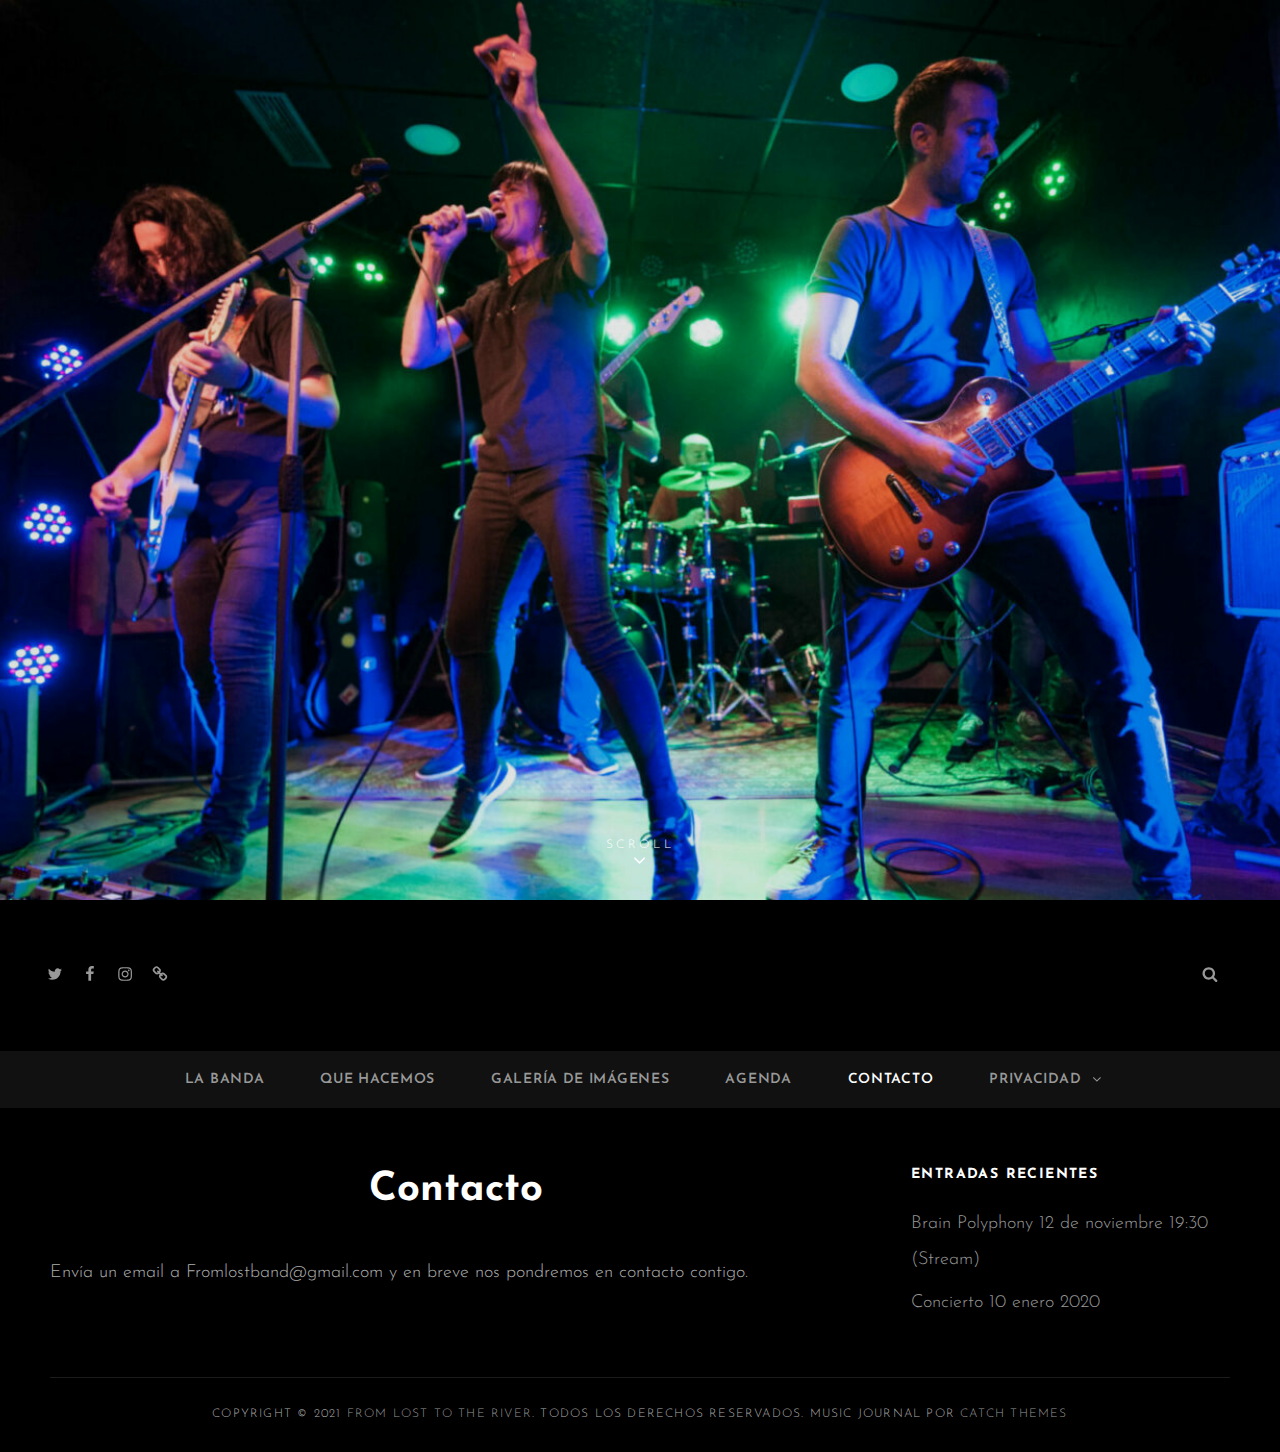
<file: contacto/index.html>
<!DOCTYPE html>
<html lang="es" class="no-js">
<head>
	<meta charset="UTF-8">
	<meta name="viewport" content="width=device-width, initial-scale=1">
	<link rel="profile" href="http://gmpg.org/xfn/11">
	<script>(function(html){html.className = html.className.replace(/\bno-js\b/,'js')})(document.documentElement);</script>
<title>Contacto &#8211; From Lost to the River</title>
<meta name="robots" content="max-image-preview:large">
<link rel="dns-prefetch" href="//fonts.googleapis.com">
<link rel="dns-prefetch" href="//s.w.org">
<link rel="alternate" type="application/rss+xml" title="From Lost to the River &raquo; Feed" href="/feed/">
<link rel="alternate" type="application/rss+xml" title="From Lost to the River &raquo; Feed de los comentarios" href="/comments/feed/">
<link rel="stylesheet" id="wp-block-library-css" href="/wp-includes/css/dist/block-library/style.min.css?ver=5.7" type="text/css" media="all">
<link rel="stylesheet" id="wp-block-library-theme-css" href="/wp-includes/css/dist/block-library/theme.min.css?ver=5.7" type="text/css" media="all">
<link rel="stylesheet" id="photo-journal-style-css" href="/wp-content/themes/photo-journal/style.css?ver=5.7" type="text/css" media="all">
<link rel="stylesheet" id="music-journal-style-css" href="/wp-content/themes/music-journal/style.css?ver=5.7" type="text/css" media="all">
<link rel="stylesheet" id="photo-journal-fonts-css" href="https://fonts.googleapis.com/css?family=Josefin+Sans%3A%3A300%2C400%2C600%2C700%7CGreat+Vibes%3A%3A300%2C400%2C600%2C700&#038;subset=latin%2Clatin-ext" type="text/css" media="all">
<link rel="stylesheet" id="photo-journal-block-style-css" href="/wp-content/themes/photo-journal/assets/css/blocks.css?ver=1.0" type="text/css" media="all">
<!--[if lt IE 9]>
<script type='text/javascript' src='http://fromlost.atwebpages.com/wp-content/themes/photo-journal/assets/js/html5.min.js?ver=3.7.3' id='photo-journal-html5-js'></script>
<![endif]-->
<script type="text/javascript" src="/wp-includes/js/jquery/jquery.min.js?ver=3.5.1" id="jquery-core-js"></script>
<script type="text/javascript" src="/wp-includes/js/jquery/jquery-migrate.min.js?ver=3.3.2" id="jquery-migrate-js"></script>
<link rel="https://api.w.org/" href="/wp-json/">
<link rel="alternate" type="application/json" href="/wp-json/wp/v2/pages/11">
<link rel="EditURI" type="application/rsd+xml" title="RSD" href="/xmlrpc.php?rsd">
<meta name="generator" content="WordPress 5.7">
<link rel="canonical" href="/contacto/">
<link rel="shortlink" href="/?p=11">
<link rel="alternate" type="application/json+oembed" href="/wp-json/oembed/1.0/embed?url=http%3A%2F%2F%2Fcontacto%2F">
<link rel="alternate" type="text/xml+oembed" href="/wp-json/oembed/1.0/embed?url=http%3A%2F%2F%2Fcontacto%2F&#038;format=xml">
			<style type="text/css" id="photo-journal-header-css">.site-branding {
			margin: 0 auto 0 0;
		}

		.site-identity {
			clip: rect(1px, 1px, 1px, 1px);
			position: absolute;
		}</style>
	<link rel="icon" href="/wp-content/uploads/2021/04/cropped-cropped-FromLostToTheRiver_logo_190x190-32x32.jpeg" sizes="32x32">
<link rel="icon" href="/wp-content/uploads/2021/04/cropped-cropped-FromLostToTheRiver_logo_190x190-192x192.jpeg" sizes="192x192">
<link rel="apple-touch-icon" href="/wp-content/uploads/2021/04/cropped-cropped-FromLostToTheRiver_logo_190x190-180x180.jpeg">
<meta name="msapplication-TileImage" content="http://fromlost.atwebpages.com/wp-content/uploads/2021/04/cropped-cropped-FromLostToTheRiver_logo_190x190-270x270.jpeg">
</head>

<body class="page-template-default page page-id-11 wp-embed-responsive fluid-layout two-columns-layout content-left no-header-media-text header-right-menu-disabled social-header-enabled color-scheme-default">


<div id="page" class="site">
	<a class="skip-link screen-reader-text" href="#content">Saltar al contenido</a>

				<div class="header-media">
				<div class="wrapper">
										<div class="custom-header-media">
						<div id="wp-custom-header" class="wp-custom-header"><img src="/wp-content/uploads/2021/04/cropped-DSC1097-1-scaled-1.jpg" width="1920" height="1080" alt="From Lost to the River" srcset="/wp-content/uploads/2021/04/cropped-DSC1097-1-scaled-1.jpg 1920w, /wp-content/uploads/2021/04/cropped-DSC1097-1-scaled-1-300x169.jpg 300w, /wp-content/uploads/2021/04/cropped-DSC1097-1-scaled-1-1024x576.jpg 1024w, /wp-content/uploads/2021/04/cropped-DSC1097-1-scaled-1-768x432.jpg 768w, /wp-content/uploads/2021/04/cropped-DSC1097-1-scaled-1-1536x864.jpg 1536w, /wp-content/uploads/2021/04/cropped-DSC1097-1-scaled-1-990x557.jpg 990w" sizes="(max-width: 1920px) 100vw, 1920px"></div>					</div>
					
					<div class="custom-header-content sections header-media-section">

	
			<h2 class="entry-title"></h2>
	
	
	<p class="site-header-text">	</p>


</div>
				</div>
<!-- .wrapper -->

									<div class="scroll-down">
						<span>Scroll</span>
						<span class="scroll-here" aria-hidden="true"> <svg class="icon icon-angle-down" aria-hidden="true" role="img"> <use href="#icon-angle-down" xlink:href="#icon-angle-down"></use> </svg> </span>
					</div>
<!-- .scroll-down -->
				
			</div>
<!-- .header-media -->
		
<header id="masthead" class="site-header" role="banner">
	<div id="header-content" class="header-content">
		<div class="wrapper">
			<div class="site-header-main">
				
	<div id="site-header-social-menu" class="site-secondary-menu">
			<nav id="social-secondary-navigation-top" class="social-navigation displaynone" role="navigation" aria-label="Header Right Social Links Menu">
				<div class="menu-enllacos-socials-container"><ul id="menu-enllacos-socials" class="social-links-menu">
<li id="menu-item-32" class="menu-item menu-item-type-custom menu-item-object-custom menu-item-32"><a href="https://twitter.com/fromriver"><span class="screen-reader-text">Twitter</span><svg class="icon icon-twitter" aria-hidden="true" role="img"> <use href="#icon-twitter" xlink:href="#icon-twitter"></use> </svg></a></li>
<li id="menu-item-33" class="menu-item menu-item-type-custom menu-item-object-custom menu-item-33"><a href="https://www.facebook.com/FromLostTTRiver/"><span class="screen-reader-text">Facebook</span><svg class="icon icon-facebook" aria-hidden="true" role="img"> <use href="#icon-facebook" xlink:href="#icon-facebook"></use> </svg></a></li>
<li id="menu-item-34" class="menu-item menu-item-type-custom menu-item-object-custom menu-item-34"><a href="https://www.instagram.com/fromlostttriver/"><span class="screen-reader-text">Instagram</span><svg class="icon icon-instagram" aria-hidden="true" role="img"> <use href="#icon-instagram" xlink:href="#icon-instagram"></use> </svg></a></li>
<li id="menu-item-35" class="menu-item menu-item-type-custom menu-item-object-custom menu-item-35"><a href="/?feed=rss2"><span class="screen-reader-text">RSS</span><svg class="icon icon-chain" aria-hidden="true" role="img"> <use href="#icon-chain" xlink:href="#icon-chain"></use> </svg></a></li>
</ul></div>			</nav><!-- #social-secondary-navigation -->
	</div>
<!-- #site-header-menu -->
					<div class="site-branding">
						
						<div class="site-identity">
															<p class="site-title"><a href="/" rel="home">From Lost to the River</a></p>
															<p class="site-description">Grupo de música con objetivos solidarios y de concienciación social</p>
													</div>
<!-- .site-identity -->
					</div>
<!-- .site-branding -->
					<div class="secondary-search-wrapper">
						<div id="search-social-container-right" class="search-social-container with-social">
	        				<div id="search-container">
	            				

<form role="search" method="get" class="search-form" action="/">
	<label>
		<span class="screen-reader-text">Buscar:</span>
		<input type="search" class="search-field" placeholder="Buscar" value="" name="s">
	</label>
	<button type="submit" class="search-submit"><svg class="icon icon-search" aria-hidden="true" role="img"> <use href="#icon-search" xlink:href="#icon-search"></use> </svg><span class="screen-reader-text">Buscar</span></button>
</form>
	            			</div>
<!-- #search-container -->
						</div>
<!-- #search-social-container-right -->
					</div>
<!-- .secondary-search-wrapper -->
			</div>
<!-- .site-header-main -->
		</div>
<!-- .wrapper -->
	</div>
<!-- #header-content -->
</header><!-- .site-header -->


<div id="header-navigation-area">
	<div class="wrapper">
		<button id="primary-menu-toggle" class="menu-primary-toggle menu-toggle" aria-controls="primary-menu" aria-expanded="false">
			<svg class="icon icon-bars" aria-hidden="true" role="img"> <use href="#icon-bars" xlink:href="#icon-bars"></use> </svg><svg class="icon icon-close" aria-hidden="true" role="img"> <use href="#icon-close" xlink:href="#icon-close"></use> </svg><span class="menu-label-prefix">Principal</span>				<span class="menu-label">
					Menú				</span>
		</button>

		<div id="site-header-menu" class="site-primary-menu">
							<nav id="site-primary-navigation" class="main-navigation site-navigation custom-primary-menu" role="navigation" aria-label="Menú principal">
					<div class="primary-menu-container"><ul id="menu-menu-principal" class="primary-menu">
<li id="menu-item-37" class="menu-item menu-item-type-post_type menu-item-object-page menu-item-home menu-item-37"><a href="/">La Banda</a></li>
<li id="menu-item-38" class="menu-item menu-item-type-post_type menu-item-object-page menu-item-38"><a href="/que-hacemos/">Que hacemos</a></li>
<li id="menu-item-39" class="menu-item menu-item-type-post_type menu-item-object-page menu-item-39"><a href="/galeria-de-imagenes/">Galería de imágenes</a></li>
<li id="menu-item-40" class="menu-item menu-item-type-post_type menu-item-object-page menu-item-40"><a href="/agenda/">Agenda</a></li>
<li id="menu-item-41" class="menu-item menu-item-type-post_type menu-item-object-page current-menu-item page_item page-item-11 current_page_item menu-item-41"><a href="/contacto/" aria-current="page">Contacto</a></li>
<li id="menu-item-42" class="menu-item menu-item-type-post_type menu-item-object-page menu-item-has-children menu-item-42">
<a href="/privacidad/">Privacidad<svg class="icon icon-angle-down" aria-hidden="true" role="img"> <use href="#icon-angle-down" xlink:href="#icon-angle-down"></use> </svg></a>
<ul class="sub-menu">
	<li id="menu-item-43" class="menu-item menu-item-type-post_type menu-item-object-page menu-item-43"><a href="/politica-de-cookies/">Política de cookies</a></li>
</ul>
</li>
</ul></div>				</nav><!-- #site-primary-navigation.custom-primary-menu -->
			
			<div class="search-social-wrap">
				<div class="secondary-search-wrapper">
					<div id="search-social-container-right" class="search-social-container with-social">
        				<div id="search-container">
            				

<form role="search" method="get" class="search-form" action="/">
	<label>
		<span class="screen-reader-text">Buscar:</span>
		<input type="search" class="search-field" placeholder="Buscar" value="" name="s">
	</label>
	<button type="submit" class="search-submit"><svg class="icon icon-search" aria-hidden="true" role="img"> <use href="#icon-search" xlink:href="#icon-search"></use> </svg><span class="screen-reader-text">Buscar</span></button>
</form>
            			</div>
<!-- #search-container -->
					</div>
<!-- #search-social-container-right -->
				</div>
<!-- .secondary-search-wrapper -->

									<div id="site-header-social-menu" class="site-secondary-menu">
							<nav id="social-secondary-navigation-top" class="social-navigation displaynone" role="navigation" aria-label="Header Right Social Links Menu">
								<div class="menu-enllacos-socials-container"><ul id="menu-enllacos-socials-1" class="social-links-menu">
<li class="menu-item menu-item-type-custom menu-item-object-custom menu-item-32"><a href="https://twitter.com/fromriver"><span class="screen-reader-text">Twitter</span><svg class="icon icon-twitter" aria-hidden="true" role="img"> <use href="#icon-twitter" xlink:href="#icon-twitter"></use> </svg></a></li>
<li class="menu-item menu-item-type-custom menu-item-object-custom menu-item-33"><a href="https://www.facebook.com/FromLostTTRiver/"><span class="screen-reader-text">Facebook</span><svg class="icon icon-facebook" aria-hidden="true" role="img"> <use href="#icon-facebook" xlink:href="#icon-facebook"></use> </svg></a></li>
<li class="menu-item menu-item-type-custom menu-item-object-custom menu-item-34"><a href="https://www.instagram.com/fromlostttriver/"><span class="screen-reader-text">Instagram</span><svg class="icon icon-instagram" aria-hidden="true" role="img"> <use href="#icon-instagram" xlink:href="#icon-instagram"></use> </svg></a></li>
<li class="menu-item menu-item-type-custom menu-item-object-custom menu-item-35"><a href="/?feed=rss2"><span class="screen-reader-text">RSS</span><svg class="icon icon-chain" aria-hidden="true" role="img"> <use href="#icon-chain" xlink:href="#icon-chain"></use> </svg></a></li>
</ul></div>							</nav><!-- #social-secondary-navigation -->
					</div>
<!-- #site-header-menu -->
								</div> <!-- .search-social-wrap -->
		</div>
<!-- .site-header-main -->
	</div>
<!-- .wrapper -->
</div>
<!-- #header-navigation-area -->








	
	<div id="content" class="site-content">
		<div class="wrapper">

	<div id="primary" class="content-area">
		<main id="main" class="site-main" role="main">
			<div class="singular-content-wrap">
				
<article id="post-11" class="post-11 page type-page status-publish hentry">
	<header class="entry-header">
		<h1 class="page-title">Contacto</h1>	</header><!-- .entry-header -->

	
	<div class="entry-content">
		
<p>Envía un email a Fromlostband@gmail.com y en breve nos pondremos en contacto contigo.</p>
	</div>
<!-- .entry-content -->

	
</article><!-- #post-## -->

			</div>
<!-- .singular-content-wrap -->
		</main><!-- .site-main -->
	</div>
<!-- .content-area -->

	

<aside id="secondary" class="sidebar widget-area" role="complementary">
	
		<section id="recent-posts-2" class="widget widget_recent_entries">
		<h2 class="widget-title">Entradas recientes</h2>
		<ul>
											<li>
					<a href="/brain-polyphony-12-de-noviembre-1930-stream/">Brain Polyphony 12 de noviembre 19:30 (Stream)</a>
									</li>
											<li>
					<a href="/concierto-10-enero-2020/">Concierto  10 enero 2020</a>
									</li>
					</ul>

		</section></aside><!-- .sidebar .widget-area -->
		</div>
<!-- .wrapper -->
	</div>
<!-- .site-content -->

	

	<footer id="colophon" class="site-footer" role="contentinfo">

		

		<div id="site-generator">
			
			

	<div class="site-info">
		<div class="wrapper">
<div id="footer-left-content" class="copyright">Copyright &copy; 2021 <a href="/">From Lost to the River</a>. Todos los derechos reservados. Music Journal&nbsp;por&nbsp;<a target="_blank" href="https://catchthemes.com/">Catch Themes</a>
</div>
		</div>
<!-- .wrapper -->
	</div>
<!-- .site-info -->		</div>
<!-- #site-generator -->

	</footer><!-- .site-footer -->
</div>
<!-- .site -->

<a href="#masthead" id="scrollup" class="backtotop"><svg class="icon icon-angle-down" aria-hidden="true" role="img"> <use href="#icon-angle-down" xlink:href="#icon-angle-down"></use> </svg><span class="screen-reader-text">Desplazar hacia arriba</span></a><script type="text/javascript" src="/wp-content/themes/photo-journal/assets/js/skip-link-focus-fix.min.js?ver=20181115" id="photo-journal-skip-link-focus-fix-js"></script>
<script type="text/javascript" src="/wp-content/themes/photo-journal/assets/js/fitvids.min.js?ver=1.1" id="jquery-fitvids-js"></script>
<script type="text/javascript" src="/wp-content/themes/photo-journal/assets/js/jquery.matchHeight.min.js?ver=20181115" id="jquery-match-height-js"></script>
<script type="text/javascript" src="/wp-includes/js/imagesloaded.min.js?ver=4.1.4" id="imagesloaded-js"></script>
<script type="text/javascript" src="/wp-includes/js/masonry.min.js?ver=4.2.2" id="masonry-js"></script>
<script type="text/javascript" src="/wp-includes/js/jquery/jquery.masonry.min.js?ver=3.1.2b" id="jquery-masonry-js"></script>
<script type="text/javascript" id="photo-journal-script-js-extra">
/* <![CDATA[ */
var photoJournalScreenReaderText = {"expand":"ampliar el menú hijo","collapse":"contraer menú hijo","icon":"<svg class=\"icon icon-angle-down\" aria-hidden=\"true\" role=\"img\"> <use href=\"#icon-angle-down\" xlink:href=\"#icon-angle-down\"><\/use> <span class=\"svg-fallback icon-angle-down\"><\/span><\/svg>"};
/* ]]> */
</script>
<script type="text/javascript" src="/wp-content/themes/photo-journal/assets/js/functions.min.js?ver=20181115" id="photo-journal-script-js"></script>
<svg style="position: absolute; width: 0; height: 0; overflow: hidden;" version="1.1" xmlns="http://www.w3.org/2000/svg" xmlns:xlink="http://www.w3.org/1999/xlink">
<defs>
<symbol id="icon-behance" viewbox="0 0 37 32">
<path class="path1" d="M33 6.054h-9.125v2.214h9.125v-2.214zM28.5 13.661q-1.607 0-2.607 0.938t-1.107 2.545h7.286q-0.321-3.482-3.571-3.482zM28.786 24.107q1.125 0 2.179-0.571t1.357-1.554h3.946q-1.786 5.482-7.625 5.482-3.821 0-6.080-2.357t-2.259-6.196q0-3.714 2.33-6.17t6.009-2.455q2.464 0 4.295 1.214t2.732 3.196 0.902 4.429q0 0.304-0.036 0.839h-11.75q0 1.982 1.027 3.063t2.973 1.080zM4.946 23.214h5.286q3.661 0 3.661-2.982 0-3.214-3.554-3.214h-5.393v6.196zM4.946 13.625h5.018q1.393 0 2.205-0.652t0.813-2.027q0-2.571-3.393-2.571h-4.643v5.25zM0 4.536h10.607q1.554 0 2.768 0.25t2.259 0.848 1.607 1.723 0.563 2.75q0 3.232-3.071 4.696 2.036 0.571 3.071 2.054t1.036 3.643q0 1.339-0.438 2.438t-1.179 1.848-1.759 1.268-2.161 0.75-2.393 0.232h-10.911v-22.5z"></path>
</symbol>
<symbol id="icon-deviantart" viewbox="0 0 18 32">
<path class="path1" d="M18.286 5.411l-5.411 10.393 0.429 0.554h4.982v7.411h-9.054l-0.786 0.536-2.536 4.875-0.536 0.536h-5.375v-5.411l5.411-10.411-0.429-0.536h-4.982v-7.411h9.054l0.786-0.536 2.536-4.875 0.536-0.536h5.375v5.411z"></path>
</symbol>
<symbol id="icon-medium" viewbox="0 0 32 32">
<path class="path1" d="M10.661 7.518v20.946q0 0.446-0.223 0.759t-0.652 0.313q-0.304 0-0.589-0.143l-8.304-4.161q-0.375-0.179-0.634-0.598t-0.259-0.83v-20.357q0-0.357 0.179-0.607t0.518-0.25q0.25 0 0.786 0.268l9.125 4.571q0.054 0.054 0.054 0.089zM11.804 9.321l9.536 15.464-9.536-4.75v-10.714zM32 9.643v18.821q0 0.446-0.25 0.723t-0.679 0.277-0.839-0.232l-7.875-3.929zM31.946 7.5q0 0.054-4.58 7.491t-5.366 8.705l-6.964-11.321 5.786-9.411q0.304-0.5 0.929-0.5 0.25 0 0.464 0.107l9.661 4.821q0.071 0.036 0.071 0.107z"></path>
</symbol>
<symbol id="icon-slideshare" viewbox="0 0 32 32">
<path class="path1" d="M15.589 13.214q0 1.482-1.134 2.545t-2.723 1.063-2.723-1.063-1.134-2.545q0-1.5 1.134-2.554t2.723-1.054 2.723 1.054 1.134 2.554zM24.554 13.214q0 1.482-1.125 2.545t-2.732 1.063q-1.589 0-2.723-1.063t-1.134-2.545q0-1.5 1.134-2.554t2.723-1.054q1.607 0 2.732 1.054t1.125 2.554zM28.571 16.429v-11.911q0-1.554-0.571-2.205t-1.982-0.652h-19.857q-1.482 0-2.009 0.607t-0.527 2.25v12.018q0.768 0.411 1.58 0.714t1.446 0.5 1.446 0.33 1.268 0.196 1.25 0.071 1.045 0.009 1.009-0.036 0.795-0.036q1.214-0.018 1.696 0.482 0.107 0.107 0.179 0.161 0.464 0.446 1.089 0.911 0.125-1.625 2.107-1.554 0.089 0 0.652 0.027t0.768 0.036 0.813 0.018 0.946-0.018 0.973-0.080 1.089-0.152 1.107-0.241 1.196-0.348 1.205-0.482 1.286-0.616zM31.482 16.339q-2.161 2.661-6.643 4.5 1.5 5.089-0.411 8.304-1.179 2.018-3.268 2.643-1.857 0.571-3.25-0.268-1.536-0.911-1.464-2.929l-0.018-5.821v-0.018q-0.143-0.036-0.438-0.107t-0.42-0.089l-0.018 6.036q0.071 2.036-1.482 2.929-1.411 0.839-3.268 0.268-2.089-0.643-3.25-2.679-1.875-3.214-0.393-8.268-4.482-1.839-6.643-4.5-0.446-0.661-0.071-1.125t1.071 0.018q0.054 0.036 0.196 0.125t0.196 0.143v-12.393q0-1.286 0.839-2.196t2.036-0.911h22.446q1.196 0 2.036 0.911t0.839 2.196v12.393l0.375-0.268q0.696-0.482 1.071-0.018t-0.071 1.125z"></path>
</symbol>
<symbol id="icon-snapchat-ghost" viewbox="0 0 30 32">
<path class="path1" d="M15.143 2.286q2.393-0.018 4.295 1.223t2.92 3.438q0.482 1.036 0.482 3.196 0 0.839-0.161 3.411 0.25 0.125 0.5 0.125 0.321 0 0.911-0.241t0.911-0.241q0.518 0 1 0.321t0.482 0.821q0 0.571-0.563 0.964t-1.232 0.563-1.232 0.518-0.563 0.848q0 0.268 0.214 0.768 0.661 1.464 1.83 2.679t2.58 1.804q0.5 0.214 1.429 0.411 0.5 0.107 0.5 0.625 0 1.25-3.911 1.839-0.125 0.196-0.196 0.696t-0.25 0.83-0.589 0.33q-0.357 0-1.107-0.116t-1.143-0.116q-0.661 0-1.107 0.089-0.571 0.089-1.125 0.402t-1.036 0.679-1.036 0.723-1.357 0.598-1.768 0.241q-0.929 0-1.723-0.241t-1.339-0.598-1.027-0.723-1.036-0.679-1.107-0.402q-0.464-0.089-1.125-0.089-0.429 0-1.17 0.134t-1.045 0.134q-0.446 0-0.625-0.33t-0.25-0.848-0.196-0.714q-3.911-0.589-3.911-1.839 0-0.518 0.5-0.625 0.929-0.196 1.429-0.411 1.393-0.571 2.58-1.804t1.83-2.679q0.214-0.5 0.214-0.768 0-0.5-0.563-0.848t-1.241-0.527-1.241-0.563-0.563-0.938q0-0.482 0.464-0.813t0.982-0.33q0.268 0 0.857 0.232t0.946 0.232q0.321 0 0.571-0.125-0.161-2.536-0.161-3.393 0-2.179 0.482-3.214 1.143-2.446 3.071-3.536t4.714-1.125z"></path>
</symbol>
<symbol id="icon-yelp" viewbox="0 0 27 32">
<path class="path1" d="M13.804 23.554v2.268q-0.018 5.214-0.107 5.446-0.214 0.571-0.911 0.714-0.964 0.161-3.241-0.679t-2.902-1.589q-0.232-0.268-0.304-0.643-0.018-0.214 0.071-0.464 0.071-0.179 0.607-0.839t3.232-3.857q0.018 0 1.071-1.25 0.268-0.339 0.705-0.438t0.884 0.063q0.429 0.179 0.67 0.518t0.223 0.75zM11.143 19.071q-0.054 0.982-0.929 1.25l-2.143 0.696q-4.911 1.571-5.214 1.571-0.625-0.036-0.964-0.643-0.214-0.446-0.304-1.339-0.143-1.357 0.018-2.973t0.536-2.223 1-0.571q0.232 0 3.607 1.375 1.25 0.518 2.054 0.839l1.5 0.607q0.411 0.161 0.634 0.545t0.205 0.866zM25.893 24.375q-0.125 0.964-1.634 2.875t-2.42 2.268q-0.661 0.25-1.125-0.125-0.25-0.179-3.286-5.125l-0.839-1.375q-0.25-0.375-0.205-0.821t0.348-0.821q0.625-0.768 1.482-0.464 0.018 0.018 2.125 0.714 3.625 1.179 4.321 1.42t0.839 0.366q0.5 0.393 0.393 1.089zM13.893 13.089q0.089 1.821-0.964 2.179-1.036 0.304-2.036-1.268l-6.75-10.679q-0.143-0.625 0.339-1.107 0.732-0.768 3.705-1.598t4.009-0.563q0.714 0.179 0.875 0.804 0.054 0.321 0.393 5.455t0.429 6.777zM25.714 15.018q0.054 0.696-0.464 1.054-0.268 0.179-5.875 1.536-1.196 0.268-1.625 0.411l0.018-0.036q-0.411 0.107-0.821-0.071t-0.661-0.571q-0.536-0.839 0-1.554 0.018-0.018 1.339-1.821 2.232-3.054 2.679-3.643t0.607-0.696q0.5-0.339 1.161-0.036 0.857 0.411 2.196 2.384t1.446 2.991v0.054z"></path>
</symbol>
<symbol id="icon-vine" viewbox="0 0 27 32">
<path class="path1" d="M26.732 14.768v3.536q-1.804 0.411-3.536 0.411-1.161 2.429-2.955 4.839t-3.241 3.848-2.286 1.902q-1.429 0.804-2.893-0.054-0.5-0.304-1.080-0.777t-1.518-1.491-1.83-2.295-1.92-3.286-1.884-4.357-1.634-5.616-1.259-6.964h5.054q0.464 3.893 1.25 7.116t1.866 5.661 2.17 4.205 2.5 3.482q3.018-3.018 5.125-7.25-2.536-1.286-3.982-3.929t-1.446-5.946q0-3.429 1.857-5.616t5.071-2.188q3.179 0 4.875 1.884t1.696 5.313q0 2.839-1.036 5.107-0.125 0.018-0.348 0.054t-0.821 0.036-1.125-0.107-1.107-0.455-0.902-0.92q0.554-1.839 0.554-3.286 0-1.554-0.518-2.357t-1.411-0.804q-0.946 0-1.518 0.884t-0.571 2.509q0 3.321 1.875 5.241t4.768 1.92q1.107 0 2.161-0.25z"></path>
</symbol>
<symbol id="icon-vk" viewbox="0 0 35 32">
<path class="path1" d="M34.232 9.286q0.411 1.143-2.679 5.25-0.429 0.571-1.161 1.518-1.393 1.786-1.607 2.339-0.304 0.732 0.25 1.446 0.304 0.375 1.446 1.464h0.018l0.071 0.071q2.518 2.339 3.411 3.946 0.054 0.089 0.116 0.223t0.125 0.473-0.009 0.607-0.446 0.491-1.054 0.223l-4.571 0.071q-0.429 0.089-1-0.089t-0.929-0.393l-0.357-0.214q-0.536-0.375-1.25-1.143t-1.223-1.384-1.089-1.036-1.009-0.277q-0.054 0.018-0.143 0.063t-0.304 0.259-0.384 0.527-0.304 0.929-0.116 1.384q0 0.268-0.063 0.491t-0.134 0.33l-0.071 0.089q-0.321 0.339-0.946 0.393h-2.054q-1.268 0.071-2.607-0.295t-2.348-0.946-1.839-1.179-1.259-1.027l-0.446-0.429q-0.179-0.179-0.491-0.536t-1.277-1.625-1.893-2.696-2.188-3.768-2.33-4.857q-0.107-0.286-0.107-0.482t0.054-0.286l0.071-0.107q0.268-0.339 1.018-0.339l4.893-0.036q0.214 0.036 0.411 0.116t0.286 0.152l0.089 0.054q0.286 0.196 0.429 0.571 0.357 0.893 0.821 1.848t0.732 1.455l0.286 0.518q0.518 1.071 1 1.857t0.866 1.223 0.741 0.688 0.607 0.25 0.482-0.089q0.036-0.018 0.089-0.089t0.214-0.393 0.241-0.839 0.17-1.446 0-2.232q-0.036-0.714-0.161-1.304t-0.25-0.821l-0.107-0.214q-0.446-0.607-1.518-0.768-0.232-0.036 0.089-0.429 0.304-0.339 0.679-0.536 0.946-0.464 4.268-0.429 1.464 0.018 2.411 0.232 0.357 0.089 0.598 0.241t0.366 0.429 0.188 0.571 0.063 0.813-0.018 0.982-0.045 1.259-0.027 1.473q0 0.196-0.018 0.75t-0.009 0.857 0.063 0.723 0.205 0.696 0.402 0.438q0.143 0.036 0.304 0.071t0.464-0.196 0.679-0.616 0.929-1.196 1.214-1.92q1.071-1.857 1.911-4.018 0.071-0.179 0.179-0.313t0.196-0.188l0.071-0.054 0.089-0.045t0.232-0.054 0.357-0.009l5.143-0.036q0.696-0.089 1.143 0.045t0.554 0.295z"></path>
</symbol>
<symbol id="icon-search" viewbox="0 0 30 32">
<path class="path1" d="M20.571 14.857q0-3.304-2.348-5.652t-5.652-2.348-5.652 2.348-2.348 5.652 2.348 5.652 5.652 2.348 5.652-2.348 2.348-5.652zM29.714 29.714q0 0.929-0.679 1.607t-1.607 0.679q-0.964 0-1.607-0.679l-6.125-6.107q-3.196 2.214-7.125 2.214-2.554 0-4.884-0.991t-4.018-2.679-2.679-4.018-0.991-4.884 0.991-4.884 2.679-4.018 4.018-2.679 4.884-0.991 4.884 0.991 4.018 2.679 2.679 4.018 0.991 4.884q0 3.929-2.214 7.125l6.125 6.125q0.661 0.661 0.661 1.607z"></path>
</symbol>
<symbol id="icon-envelope-o" viewbox="0 0 1792 1792">
<path d="M1664 1504v-768q-32 36-69 66-268 206-426 338-51 43-83 67t-86.5 48.5-102.5 24.5h-2q-48 0-102.5-24.5t-86.5-48.5-83-67q-158-132-426-338-37-30-69-66v768q0 13 9.5 22.5t22.5 9.5h1472q13 0 22.5-9.5t9.5-22.5zm0-1051v-24.5l-.5-13-3-12.5-5.5-9-9-7.5-14-2.5h-1472q-13 0-22.5 9.5t-9.5 22.5q0 168 147 284 193 152 401 317 6 5 35 29.5t46 37.5 44.5 31.5 50.5 27.5 43 9h2q20 0 43-9t50.5-27.5 44.5-31.5 46-37.5 35-29.5q208-165 401-317 54-43 100.5-115.5t46.5-131.5zm128-37v1088q0 66-47 113t-113 47h-1472q-66 0-113-47t-47-113v-1088q0-66 47-113t113-47h1472q66 0 113 47t47 113z"></path>
</symbol>
<symbol id="icon-close" viewbox="0 0 25 32">
<path class="path1" d="M23.179 23.607q0 0.714-0.5 1.214l-2.429 2.429q-0.5 0.5-1.214 0.5t-1.214-0.5l-5.25-5.25-5.25 5.25q-0.5 0.5-1.214 0.5t-1.214-0.5l-2.429-2.429q-0.5-0.5-0.5-1.214t0.5-1.214l5.25-5.25-5.25-5.25q-0.5-0.5-0.5-1.214t0.5-1.214l2.429-2.429q0.5-0.5 1.214-0.5t1.214 0.5l5.25 5.25 5.25-5.25q0.5-0.5 1.214-0.5t1.214 0.5l2.429 2.429q0.5 0.5 0.5 1.214t-0.5 1.214l-5.25 5.25 5.25 5.25q0.5 0.5 0.5 1.214z"></path>
</symbol>
<symbol id="icon-angle-down" viewbox="0 0 21 32">
<path class="path1" d="M19.196 13.143q0 0.232-0.179 0.411l-8.321 8.321q-0.179 0.179-0.411 0.179t-0.411-0.179l-8.321-8.321q-0.179-0.179-0.179-0.411t0.179-0.411l0.893-0.893q0.179-0.179 0.411-0.179t0.411 0.179l7.018 7.018 7.018-7.018q0.179-0.179 0.411-0.179t0.411 0.179l0.893 0.893q0.179 0.179 0.179 0.411z"></path>
</symbol>
<symbol id="icon-folder-open" viewbox="0 0 34 32">
<path class="path1" d="M33.554 17q0 0.554-0.554 1.179l-6 7.071q-0.768 0.911-2.152 1.545t-2.563 0.634h-19.429q-0.607 0-1.080-0.232t-0.473-0.768q0-0.554 0.554-1.179l6-7.071q0.768-0.911 2.152-1.545t2.563-0.634h19.429q0.607 0 1.080 0.232t0.473 0.768zM27.429 10.857v2.857h-14.857q-1.679 0-3.518 0.848t-2.929 2.134l-6.107 7.179q0-0.071-0.009-0.223t-0.009-0.223v-17.143q0-1.643 1.179-2.821t2.821-1.179h5.714q1.643 0 2.821 1.179t1.179 2.821v0.571h9.714q1.643 0 2.821 1.179t1.179 2.821z"></path>
</symbol>
<symbol id="icon-twitter" viewbox="0 0 30 32">
<path class="path1" d="M28.929 7.286q-1.196 1.75-2.893 2.982 0.018 0.25 0.018 0.75 0 2.321-0.679 4.634t-2.063 4.437-3.295 3.759-4.607 2.607-5.768 0.973q-4.839 0-8.857-2.589 0.625 0.071 1.393 0.071 4.018 0 7.161-2.464-1.875-0.036-3.357-1.152t-2.036-2.848q0.589 0.089 1.089 0.089 0.768 0 1.518-0.196-2-0.411-3.313-1.991t-1.313-3.67v-0.071q1.214 0.679 2.607 0.732-1.179-0.786-1.875-2.054t-0.696-2.75q0-1.571 0.786-2.911 2.161 2.661 5.259 4.259t6.634 1.777q-0.143-0.679-0.143-1.321 0-2.393 1.688-4.080t4.080-1.688q2.5 0 4.214 1.821 1.946-0.375 3.661-1.393-0.661 2.054-2.536 3.179 1.661-0.179 3.321-0.893z"></path>
</symbol>
<symbol id="icon-facebook" viewbox="0 0 19 32">
<path class="path1" d="M17.125 0.214v4.714h-2.804q-1.536 0-2.071 0.643t-0.536 1.929v3.375h5.232l-0.696 5.286h-4.536v13.554h-5.464v-13.554h-4.554v-5.286h4.554v-3.893q0-3.321 1.857-5.152t4.946-1.83q2.625 0 4.071 0.214z"></path>
</symbol>
<symbol id="icon-github" viewbox="0 0 27 32">
<path class="path1" d="M13.714 2.286q3.732 0 6.884 1.839t4.991 4.991 1.839 6.884q0 4.482-2.616 8.063t-6.759 4.955q-0.482 0.089-0.714-0.125t-0.232-0.536q0-0.054 0.009-1.366t0.009-2.402q0-1.732-0.929-2.536 1.018-0.107 1.83-0.321t1.679-0.696 1.446-1.188 0.946-1.875 0.366-2.688q0-2.125-1.411-3.679 0.661-1.625-0.143-3.643-0.5-0.161-1.446 0.196t-1.643 0.786l-0.679 0.429q-1.661-0.464-3.429-0.464t-3.429 0.464q-0.286-0.196-0.759-0.482t-1.491-0.688-1.518-0.241q-0.804 2.018-0.143 3.643-1.411 1.554-1.411 3.679 0 1.518 0.366 2.679t0.938 1.875 1.438 1.196 1.679 0.696 1.83 0.321q-0.696 0.643-0.875 1.839-0.375 0.179-0.804 0.268t-1.018 0.089-1.17-0.384-0.991-1.116q-0.339-0.571-0.866-0.929t-0.884-0.429l-0.357-0.054q-0.375 0-0.518 0.080t-0.089 0.205 0.161 0.25 0.232 0.214l0.125 0.089q0.393 0.179 0.777 0.679t0.563 0.911l0.179 0.411q0.232 0.679 0.786 1.098t1.196 0.536 1.241 0.125 0.991-0.063l0.411-0.071q0 0.679 0.009 1.58t0.009 0.973q0 0.321-0.232 0.536t-0.714 0.125q-4.143-1.375-6.759-4.955t-2.616-8.063q0-3.732 1.839-6.884t4.991-4.991 6.884-1.839zM5.196 21.982q0.054-0.125-0.125-0.214-0.179-0.054-0.232 0.036-0.054 0.125 0.125 0.214 0.161 0.107 0.232-0.036zM5.75 22.589q0.125-0.089-0.036-0.286-0.179-0.161-0.286-0.054-0.125 0.089 0.036 0.286 0.179 0.179 0.286 0.054zM6.286 23.393q0.161-0.125 0-0.339-0.143-0.232-0.304-0.107-0.161 0.089 0 0.321t0.304 0.125zM7.036 24.143q0.143-0.143-0.071-0.339-0.214-0.214-0.357-0.054-0.161 0.143 0.071 0.339 0.214 0.214 0.357 0.054zM8.054 24.589q0.054-0.196-0.232-0.286-0.268-0.071-0.339 0.125t0.232 0.268q0.268 0.107 0.339-0.107zM9.179 24.679q0-0.232-0.304-0.196-0.286 0-0.286 0.196 0 0.232 0.304 0.196 0.286 0 0.286-0.196zM10.214 24.5q-0.036-0.196-0.321-0.161-0.286 0.054-0.25 0.268t0.321 0.143 0.25-0.25z"></path>
</symbol>
<symbol id="icon-bars" viewbox="0 0 27 32">
<path class="path1" d="M27.429 24v2.286q0 0.464-0.339 0.804t-0.804 0.339h-25.143q-0.464 0-0.804-0.339t-0.339-0.804v-2.286q0-0.464 0.339-0.804t0.804-0.339h25.143q0.464 0 0.804 0.339t0.339 0.804zM27.429 14.857v2.286q0 0.464-0.339 0.804t-0.804 0.339h-25.143q-0.464 0-0.804-0.339t-0.339-0.804v-2.286q0-0.464 0.339-0.804t0.804-0.339h25.143q0.464 0 0.804 0.339t0.339 0.804zM27.429 5.714v2.286q0 0.464-0.339 0.804t-0.804 0.339h-25.143q-0.464 0-0.804-0.339t-0.339-0.804v-2.286q0-0.464 0.339-0.804t0.804-0.339h25.143q0.464 0 0.804 0.339t0.339 0.804z"></path>
</symbol>
<symbol id="icon-google-plus" viewbox="0 0 41 32">
<path class="path1" d="M25.661 16.304q0 3.714-1.554 6.616t-4.429 4.536-6.589 1.634q-2.661 0-5.089-1.036t-4.179-2.786-2.786-4.179-1.036-5.089 1.036-5.089 2.786-4.179 4.179-2.786 5.089-1.036q5.107 0 8.768 3.429l-3.554 3.411q-2.089-2.018-5.214-2.018-2.196 0-4.063 1.107t-2.955 3.009-1.089 4.152 1.089 4.152 2.955 3.009 4.063 1.107q1.482 0 2.723-0.411t2.045-1.027 1.402-1.402 0.875-1.482 0.384-1.321h-7.429v-4.5h12.357q0.214 1.125 0.214 2.179zM41.143 14.125v3.75h-3.732v3.732h-3.75v-3.732h-3.732v-3.75h3.732v-3.732h3.75v3.732h3.732z"></path>
</symbol>
<symbol id="icon-linkedin" viewbox="0 0 27 32">
<path class="path1" d="M6.232 11.161v17.696h-5.893v-17.696h5.893zM6.607 5.696q0.018 1.304-0.902 2.179t-2.42 0.875h-0.036q-1.464 0-2.357-0.875t-0.893-2.179q0-1.321 0.92-2.188t2.402-0.866 2.375 0.866 0.911 2.188zM27.429 18.714v10.143h-5.875v-9.464q0-1.875-0.723-2.938t-2.259-1.063q-1.125 0-1.884 0.616t-1.134 1.527q-0.196 0.536-0.196 1.446v9.875h-5.875q0.036-7.125 0.036-11.554t-0.018-5.286l-0.018-0.857h5.875v2.571h-0.036q0.357-0.571 0.732-1t1.009-0.929 1.554-0.777 2.045-0.277q3.054 0 4.911 2.027t1.857 5.938z"></path>
</symbol>
<symbol id="icon-quote-right" viewbox="0 0 30 32">
<path class="path1" d="M13.714 5.714v12.571q0 1.857-0.723 3.545t-1.955 2.92-2.92 1.955-3.545 0.723h-1.143q-0.464 0-0.804-0.339t-0.339-0.804v-2.286q0-0.464 0.339-0.804t0.804-0.339h1.143q1.893 0 3.232-1.339t1.339-3.232v-0.571q0-0.714-0.5-1.214t-1.214-0.5h-4q-1.429 0-2.429-1t-1-2.429v-6.857q0-1.429 1-2.429t2.429-1h6.857q1.429 0 2.429 1t1 2.429zM29.714 5.714v12.571q0 1.857-0.723 3.545t-1.955 2.92-2.92 1.955-3.545 0.723h-1.143q-0.464 0-0.804-0.339t-0.339-0.804v-2.286q0-0.464 0.339-0.804t0.804-0.339h1.143q1.893 0 3.232-1.339t1.339-3.232v-0.571q0-0.714-0.5-1.214t-1.214-0.5h-4q-1.429 0-2.429-1t-1-2.429v-6.857q0-1.429 1-2.429t2.429-1h6.857q1.429 0 2.429 1t1 2.429z"></path>
</symbol>
<symbol id="icon-mail-reply" viewbox="0 0 32 32">
<path class="path1" d="M32 20q0 2.964-2.268 8.054-0.054 0.125-0.188 0.429t-0.241 0.536-0.232 0.393q-0.214 0.304-0.5 0.304-0.268 0-0.42-0.179t-0.152-0.446q0-0.161 0.045-0.473t0.045-0.42q0.089-1.214 0.089-2.196 0-1.804-0.313-3.232t-0.866-2.473-1.429-1.804-1.884-1.241-2.375-0.759-2.75-0.384-3.134-0.107h-4v4.571q0 0.464-0.339 0.804t-0.804 0.339-0.804-0.339l-9.143-9.143q-0.339-0.339-0.339-0.804t0.339-0.804l9.143-9.143q0.339-0.339 0.804-0.339t0.804 0.339 0.339 0.804v4.571h4q12.732 0 15.625 7.196 0.946 2.393 0.946 5.946z"></path>
</symbol>
<symbol id="icon-youtube" viewbox="0 0 27 32">
<path class="path1" d="M17.339 22.214v3.768q0 1.196-0.696 1.196-0.411 0-0.804-0.393v-5.375q0.393-0.393 0.804-0.393 0.696 0 0.696 1.196zM23.375 22.232v0.821h-1.607v-0.821q0-1.214 0.804-1.214t0.804 1.214zM6.125 18.339h1.911v-1.679h-5.571v1.679h1.875v10.161h1.786v-10.161zM11.268 28.5h1.589v-8.821h-1.589v6.75q-0.536 0.75-1.018 0.75-0.321 0-0.375-0.375-0.018-0.054-0.018-0.625v-6.5h-1.589v6.982q0 0.875 0.143 1.304 0.214 0.661 1.036 0.661 0.857 0 1.821-1.089v0.964zM18.929 25.857v-3.518q0-1.304-0.161-1.768-0.304-1-1.268-1-0.893 0-1.661 0.964v-3.875h-1.589v11.839h1.589v-0.857q0.804 0.982 1.661 0.982 0.964 0 1.268-0.982 0.161-0.482 0.161-1.786zM24.964 25.679v-0.232h-1.625q0 0.911-0.036 1.089-0.125 0.643-0.714 0.643-0.821 0-0.821-1.232v-1.554h3.196v-1.839q0-1.411-0.482-2.071-0.696-0.911-1.893-0.911-1.214 0-1.911 0.911-0.5 0.661-0.5 2.071v3.089q0 1.411 0.518 2.071 0.696 0.911 1.929 0.911 1.286 0 1.929-0.946 0.321-0.482 0.375-0.964 0.036-0.161 0.036-1.036zM14.107 9.375v-3.75q0-1.232-0.768-1.232t-0.768 1.232v3.75q0 1.25 0.768 1.25t0.768-1.25zM26.946 22.786q0 4.179-0.464 6.25-0.25 1.054-1.036 1.768t-1.821 0.821q-3.286 0.375-9.911 0.375t-9.911-0.375q-1.036-0.107-1.83-0.821t-1.027-1.768q-0.464-2-0.464-6.25 0-4.179 0.464-6.25 0.25-1.054 1.036-1.768t1.839-0.839q3.268-0.357 9.893-0.357t9.911 0.357q1.036 0.125 1.83 0.839t1.027 1.768q0.464 2 0.464 6.25zM9.125 0h1.821l-2.161 7.125v4.839h-1.786v-4.839q-0.25-1.321-1.089-3.786-0.661-1.839-1.161-3.339h1.893l1.268 4.696zM15.732 5.946v3.125q0 1.446-0.5 2.107-0.661 0.911-1.893 0.911-1.196 0-1.875-0.911-0.5-0.679-0.5-2.107v-3.125q0-1.429 0.5-2.089 0.679-0.911 1.875-0.911 1.232 0 1.893 0.911 0.5 0.661 0.5 2.089zM21.714 3.054v8.911h-1.625v-0.982q-0.946 1.107-1.839 1.107-0.821 0-1.054-0.661-0.143-0.429-0.143-1.339v-7.036h1.625v6.554q0 0.589 0.018 0.625 0.054 0.393 0.375 0.393 0.482 0 1.018-0.768v-6.804h1.625z"></path>
</symbol>
<symbol id="icon-dropbox" viewbox="0 0 32 32">
<path class="path1" d="M7.179 12.625l8.821 5.446-6.107 5.089-8.75-5.696zM24.786 22.536v1.929l-8.75 5.232v0.018l-0.018-0.018-0.018 0.018v-0.018l-8.732-5.232v-1.929l2.625 1.714 6.107-5.071v-0.036l0.018 0.018 0.018-0.018v0.036l6.125 5.071zM9.893 2.107l6.107 5.089-8.821 5.429-6.036-4.821zM24.821 12.625l6.036 4.839-8.732 5.696-6.125-5.089zM22.125 2.107l8.732 5.696-6.036 4.821-8.821-5.429z"></path>
</symbol>
<symbol id="icon-instagram" viewbox="0 0 27 32">
<path class="path1" d="M18.286 16q0-1.893-1.339-3.232t-3.232-1.339-3.232 1.339-1.339 3.232 1.339 3.232 3.232 1.339 3.232-1.339 1.339-3.232zM20.75 16q0 2.929-2.054 4.982t-4.982 2.054-4.982-2.054-2.054-4.982 2.054-4.982 4.982-2.054 4.982 2.054 2.054 4.982zM22.679 8.679q0 0.679-0.482 1.161t-1.161 0.482-1.161-0.482-0.482-1.161 0.482-1.161 1.161-0.482 1.161 0.482 0.482 1.161zM13.714 4.75q-0.125 0-1.366-0.009t-1.884 0-1.723 0.054-1.839 0.179-1.277 0.33q-0.893 0.357-1.571 1.036t-1.036 1.571q-0.196 0.518-0.33 1.277t-0.179 1.839-0.054 1.723 0 1.884 0.009 1.366-0.009 1.366 0 1.884 0.054 1.723 0.179 1.839 0.33 1.277q0.357 0.893 1.036 1.571t1.571 1.036q0.518 0.196 1.277 0.33t1.839 0.179 1.723 0.054 1.884 0 1.366-0.009 1.366 0.009 1.884 0 1.723-0.054 1.839-0.179 1.277-0.33q0.893-0.357 1.571-1.036t1.036-1.571q0.196-0.518 0.33-1.277t0.179-1.839 0.054-1.723 0-1.884-0.009-1.366 0.009-1.366 0-1.884-0.054-1.723-0.179-1.839-0.33-1.277q-0.357-0.893-1.036-1.571t-1.571-1.036q-0.518-0.196-1.277-0.33t-1.839-0.179-1.723-0.054-1.884 0-1.366 0.009zM27.429 16q0 4.089-0.089 5.661-0.179 3.714-2.214 5.75t-5.75 2.214q-1.571 0.089-5.661 0.089t-5.661-0.089q-3.714-0.179-5.75-2.214t-2.214-5.75q-0.089-1.571-0.089-5.661t0.089-5.661q0.179-3.714 2.214-5.75t5.75-2.214q1.571-0.089 5.661-0.089t5.661 0.089q3.714 0.179 5.75 2.214t2.214 5.75q0.089 1.571 0.089 5.661z"></path>
</symbol>
<symbol id="icon-flickr" viewbox="0 0 27 32">
<path class="path1" d="M22.286 2.286q2.125 0 3.634 1.509t1.509 3.634v17.143q0 2.125-1.509 3.634t-3.634 1.509h-17.143q-2.125 0-3.634-1.509t-1.509-3.634v-17.143q0-2.125 1.509-3.634t3.634-1.509h17.143zM12.464 16q0-1.571-1.107-2.679t-2.679-1.107-2.679 1.107-1.107 2.679 1.107 2.679 2.679 1.107 2.679-1.107 1.107-2.679zM22.536 16q0-1.571-1.107-2.679t-2.679-1.107-2.679 1.107-1.107 2.679 1.107 2.679 2.679 1.107 2.679-1.107 1.107-2.679z"></path>
</symbol>
<symbol id="icon-tumblr" viewbox="0 0 19 32">
<path class="path1" d="M16.857 23.732l1.429 4.232q-0.411 0.625-1.982 1.179t-3.161 0.571q-1.857 0.036-3.402-0.464t-2.545-1.321-1.696-1.893-0.991-2.143-0.295-2.107v-9.714h-3v-3.839q1.286-0.464 2.304-1.241t1.625-1.607 1.036-1.821 0.607-1.768 0.268-1.58q0.018-0.089 0.080-0.152t0.134-0.063h4.357v7.571h5.946v4.5h-5.964v9.25q0 0.536 0.116 1t0.402 0.938 0.884 0.741 1.455 0.25q1.393-0.036 2.393-0.518z"></path>
</symbol>
<symbol id="icon-dribbble" viewbox="0 0 27 32">
<path class="path1" d="M18.286 26.786q-0.75-4.304-2.5-8.893h-0.036l-0.036 0.018q-0.286 0.107-0.768 0.295t-1.804 0.875-2.446 1.464-2.339 2.045-1.839 2.643l-0.268-0.196q3.286 2.679 7.464 2.679 2.357 0 4.571-0.929zM14.982 15.946q-0.375-0.875-0.946-1.982-5.554 1.661-12.018 1.661-0.018 0.125-0.018 0.375 0 2.214 0.786 4.223t2.214 3.598q0.893-1.589 2.205-2.973t2.545-2.223 2.33-1.446 1.777-0.857l0.661-0.232q0.071-0.018 0.232-0.063t0.232-0.080zM13.071 12.161q-2.143-3.804-4.357-6.75-2.464 1.161-4.179 3.321t-2.286 4.857q5.393 0 10.821-1.429zM25.286 17.857q-3.75-1.071-7.304-0.518 1.554 4.268 2.286 8.375 1.982-1.339 3.304-3.384t1.714-4.473zM10.911 4.625q-0.018 0-0.036 0.018 0.018-0.018 0.036-0.018zM21.446 7.214q-3.304-2.929-7.732-2.929-1.357 0-2.768 0.339 2.339 3.036 4.393 6.821 1.232-0.464 2.321-1.080t1.723-1.098 1.17-1.018 0.67-0.723zM25.429 15.875q-0.054-4.143-2.661-7.321l-0.018 0.018q-0.161 0.214-0.339 0.438t-0.777 0.795-1.268 1.080-1.786 1.161-2.348 1.152q0.446 0.946 0.786 1.696 0.036 0.107 0.116 0.313t0.134 0.295q0.643-0.089 1.33-0.125t1.313-0.036 1.232 0.027 1.143 0.071 1.009 0.098 0.857 0.116 0.652 0.107 0.446 0.080zM27.429 16q0 3.732-1.839 6.884t-4.991 4.991-6.884 1.839-6.884-1.839-4.991-4.991-1.839-6.884 1.839-6.884 4.991-4.991 6.884-1.839 6.884 1.839 4.991 4.991 1.839 6.884z"></path>
</symbol>
<symbol id="icon-skype" viewbox="0 0 27 32">
<path class="path1" d="M20.946 18.982q0-0.893-0.348-1.634t-0.866-1.223-1.304-0.875-1.473-0.607-1.563-0.411l-1.857-0.429q-0.536-0.125-0.786-0.188t-0.625-0.205-0.536-0.286-0.295-0.375-0.134-0.536q0-1.375 2.571-1.375 0.768 0 1.375 0.214t0.964 0.509 0.679 0.598 0.714 0.518 0.857 0.214q0.839 0 1.348-0.571t0.509-1.375q0-0.982-1-1.777t-2.536-1.205-3.25-0.411q-1.214 0-2.357 0.277t-2.134 0.839-1.589 1.554-0.598 2.295q0 1.089 0.339 1.902t1 1.348 1.429 0.866 1.839 0.58l2.607 0.643q1.607 0.393 2 0.643 0.571 0.357 0.571 1.071 0 0.696-0.714 1.152t-1.875 0.455q-0.911 0-1.634-0.286t-1.161-0.688-0.813-0.804-0.821-0.688-0.964-0.286q-0.893 0-1.348 0.536t-0.455 1.339q0 1.643 2.179 2.813t5.196 1.17q1.304 0 2.5-0.33t2.188-0.955 1.58-1.67 0.589-2.348zM27.429 22.857q0 2.839-2.009 4.848t-4.848 2.009q-2.321 0-4.179-1.429-1.375 0.286-2.679 0.286-2.554 0-4.884-0.991t-4.018-2.679-2.679-4.018-0.991-4.884q0-1.304 0.286-2.679-1.429-1.857-1.429-4.179 0-2.839 2.009-4.848t4.848-2.009q2.321 0 4.179 1.429 1.375-0.286 2.679-0.286 2.554 0 4.884 0.991t4.018 2.679 2.679 4.018 0.991 4.884q0 1.304-0.286 2.679 1.429 1.857 1.429 4.179z"></path>
</symbol>
<symbol id="icon-foursquare" viewbox="0 0 23 32">
<path class="path1" d="M17.857 7.75l0.661-3.464q0.089-0.411-0.161-0.714t-0.625-0.304h-12.714q-0.411 0-0.688 0.304t-0.277 0.661v19.661q0 0.125 0.107 0.018l5.196-6.286q0.411-0.464 0.679-0.598t0.857-0.134h4.268q0.393 0 0.661-0.259t0.321-0.527q0.429-2.321 0.661-3.411 0.071-0.375-0.205-0.714t-0.652-0.339h-5.25q-0.518 0-0.857-0.339t-0.339-0.857v-0.75q0-0.518 0.339-0.848t0.857-0.33h6.179q0.321 0 0.625-0.241t0.357-0.527zM21.911 3.786q-0.268 1.304-0.955 4.759t-1.241 6.25-0.625 3.098q-0.107 0.393-0.161 0.58t-0.25 0.58-0.438 0.589-0.688 0.375-1.036 0.179h-4.839q-0.232 0-0.393 0.179-0.143 0.161-7.607 8.821-0.393 0.446-1.045 0.509t-0.866-0.098q-0.982-0.393-0.982-1.75v-25.179q0-0.982 0.679-1.83t2.143-0.848h15.857q1.696 0 2.268 0.946t0.179 2.839zM21.911 3.786l-2.821 14.107q0.071-0.304 0.625-3.098t1.241-6.25 0.955-4.759z"></path>
</symbol>
<symbol id="icon-wordpress" viewbox="0 0 32 32">
<path class="path1" d="M2.268 16q0-2.911 1.196-5.589l6.554 17.946q-3.5-1.696-5.625-5.018t-2.125-7.339zM25.268 15.304q0 0.339-0.045 0.688t-0.179 0.884-0.205 0.786-0.313 1.054-0.313 1.036l-1.357 4.571-4.964-14.75q0.821-0.054 1.571-0.143 0.339-0.036 0.464-0.33t-0.045-0.554-0.509-0.241l-3.661 0.179q-1.339-0.018-3.607-0.179-0.214-0.018-0.366 0.089t-0.205 0.268-0.027 0.33 0.161 0.295 0.348 0.143l1.429 0.143 2.143 5.857-3 9-5-14.857q0.821-0.054 1.571-0.143 0.339-0.036 0.464-0.33t-0.045-0.554-0.509-0.241l-3.661 0.179q-0.125 0-0.411-0.009t-0.464-0.009q1.875-2.857 4.902-4.527t6.563-1.67q2.625 0 5.009 0.946t4.259 2.661h-0.179q-0.982 0-1.643 0.723t-0.661 1.705q0 0.214 0.036 0.429t0.071 0.384 0.143 0.411 0.161 0.375 0.214 0.402 0.223 0.375 0.259 0.429 0.25 0.411q1.125 1.911 1.125 3.786zM16.232 17.196l4.232 11.554q0.018 0.107 0.089 0.196-2.25 0.786-4.554 0.786-2 0-3.875-0.571zM28.036 9.411q1.696 3.107 1.696 6.589 0 3.732-1.857 6.884t-4.982 4.973l4.196-12.107q1.054-3.018 1.054-4.929 0-0.75-0.107-1.411zM16 0q3.25 0 6.214 1.268t5.107 3.411 3.411 5.107 1.268 6.214-1.268 6.214-3.411 5.107-5.107 3.411-6.214 1.268-6.214-1.268-5.107-3.411-3.411-5.107-1.268-6.214 1.268-6.214 3.411-5.107 5.107-3.411 6.214-1.268zM16 31.268q3.089 0 5.92-1.214t4.875-3.259 3.259-4.875 1.214-5.92-1.214-5.92-3.259-4.875-4.875-3.259-5.92-1.214-5.92 1.214-4.875 3.259-3.259 4.875-1.214 5.92 1.214 5.92 3.259 4.875 4.875 3.259 5.92 1.214z"></path>
</symbol>
<symbol id="icon-stumbleupon" viewbox="0 0 34 32">
<path class="path1" d="M18.964 12.714v-2.107q0-0.75-0.536-1.286t-1.286-0.536-1.286 0.536-0.536 1.286v10.929q0 3.125-2.25 5.339t-5.411 2.214q-3.179 0-5.42-2.241t-2.241-5.42v-4.75h5.857v4.679q0 0.768 0.536 1.295t1.286 0.527 1.286-0.527 0.536-1.295v-11.071q0-3.054 2.259-5.214t5.384-2.161q3.143 0 5.393 2.179t2.25 5.25v2.429l-3.482 1.036zM28.429 16.679h5.857v4.75q0 3.179-2.241 5.42t-5.42 2.241q-3.161 0-5.411-2.223t-2.25-5.366v-4.786l2.339 1.089 3.482-1.036v4.821q0 0.75 0.536 1.277t1.286 0.527 1.286-0.527 0.536-1.277v-4.911z"></path>
</symbol>
<symbol id="icon-digg" viewbox="0 0 37 32">
<path class="path1" d="M5.857 5.036h3.643v17.554h-9.5v-12.446h5.857v-5.107zM5.857 19.661v-6.589h-2.196v6.589h2.196zM10.964 10.143v12.446h3.661v-12.446h-3.661zM10.964 5.036v3.643h3.661v-3.643h-3.661zM16.089 10.143h9.518v16.821h-9.518v-2.911h5.857v-1.464h-5.857v-12.446zM21.946 19.661v-6.589h-2.196v6.589h2.196zM27.071 10.143h9.5v16.821h-9.5v-2.911h5.839v-1.464h-5.839v-12.446zM32.911 19.661v-6.589h-2.196v6.589h2.196z"></path>
</symbol>
<symbol id="icon-spotify" viewbox="0 0 27 32">
<path class="path1" d="M20.125 21.607q0-0.571-0.536-0.911-3.446-2.054-7.982-2.054-2.375 0-5.125 0.607-0.75 0.161-0.75 0.929 0 0.357 0.241 0.616t0.634 0.259q0.089 0 0.661-0.143 2.357-0.482 4.339-0.482 4.036 0 7.089 1.839 0.339 0.196 0.589 0.196 0.339 0 0.589-0.241t0.25-0.616zM21.839 17.768q0-0.714-0.625-1.089-4.232-2.518-9.786-2.518-2.732 0-5.411 0.75-0.857 0.232-0.857 1.143 0 0.446 0.313 0.759t0.759 0.313q0.125 0 0.661-0.143 2.179-0.589 4.482-0.589 4.982 0 8.714 2.214 0.429 0.232 0.679 0.232 0.446 0 0.759-0.313t0.313-0.759zM23.768 13.339q0-0.839-0.714-1.25-2.25-1.304-5.232-1.973t-6.125-0.67q-3.643 0-6.5 0.839-0.411 0.125-0.688 0.455t-0.277 0.866q0 0.554 0.366 0.929t0.92 0.375q0.196 0 0.714-0.143 2.375-0.661 5.482-0.661 2.839 0 5.527 0.607t4.527 1.696q0.375 0.214 0.714 0.214 0.518 0 0.902-0.366t0.384-0.92zM27.429 16q0 3.732-1.839 6.884t-4.991 4.991-6.884 1.839-6.884-1.839-4.991-4.991-1.839-6.884 1.839-6.884 4.991-4.991 6.884-1.839 6.884 1.839 4.991 4.991 1.839 6.884z"></path>
</symbol>
<symbol id="icon-soundcloud" viewbox="0 0 41 32">
<path class="path1" d="M14 24.5l0.286-4.304-0.286-9.339q-0.018-0.179-0.134-0.304t-0.295-0.125q-0.161 0-0.286 0.125t-0.125 0.304l-0.25 9.339 0.25 4.304q0.018 0.179 0.134 0.295t0.277 0.116q0.393 0 0.429-0.411zM19.286 23.982l0.196-3.768-0.214-10.464q0-0.286-0.232-0.429-0.143-0.089-0.286-0.089t-0.286 0.089q-0.232 0.143-0.232 0.429l-0.018 0.107-0.179 10.339q0 0.018 0.196 4.214v0.018q0 0.179 0.107 0.304 0.161 0.196 0.411 0.196 0.196 0 0.357-0.161 0.161-0.125 0.161-0.357zM0.625 17.911l0.357 2.286-0.357 2.25q-0.036 0.161-0.161 0.161t-0.161-0.161l-0.304-2.25 0.304-2.286q0.036-0.161 0.161-0.161t0.161 0.161zM2.161 16.5l0.464 3.696-0.464 3.625q-0.036 0.161-0.179 0.161-0.161 0-0.161-0.179l-0.411-3.607 0.411-3.696q0-0.161 0.161-0.161 0.143 0 0.179 0.161zM3.804 15.821l0.446 4.375-0.446 4.232q0 0.196-0.196 0.196-0.179 0-0.214-0.196l-0.375-4.232 0.375-4.375q0.036-0.214 0.214-0.214 0.196 0 0.196 0.214zM5.482 15.696l0.411 4.5-0.411 4.357q-0.036 0.232-0.25 0.232-0.232 0-0.232-0.232l-0.375-4.357 0.375-4.5q0-0.232 0.232-0.232 0.214 0 0.25 0.232zM7.161 16.018l0.375 4.179-0.375 4.393q-0.036 0.286-0.286 0.286-0.107 0-0.188-0.080t-0.080-0.205l-0.357-4.393 0.357-4.179q0-0.107 0.080-0.188t0.188-0.080q0.25 0 0.286 0.268zM8.839 13.411l0.375 6.786-0.375 4.393q0 0.125-0.089 0.223t-0.214 0.098q-0.286 0-0.321-0.321l-0.321-4.393 0.321-6.786q0.036-0.321 0.321-0.321 0.125 0 0.214 0.098t0.089 0.223zM10.518 11.875l0.339 8.357-0.339 4.357q0 0.143-0.098 0.241t-0.241 0.098q-0.321 0-0.357-0.339l-0.286-4.357 0.286-8.357q0.036-0.339 0.357-0.339 0.143 0 0.241 0.098t0.098 0.241zM12.268 11.161l0.321 9.036-0.321 4.321q-0.036 0.375-0.393 0.375-0.339 0-0.375-0.375l-0.286-4.321 0.286-9.036q0-0.161 0.116-0.277t0.259-0.116q0.161 0 0.268 0.116t0.125 0.277zM19.268 24.411v0 0zM15.732 11.089l0.268 9.107-0.268 4.268q0 0.179-0.134 0.313t-0.313 0.134-0.304-0.125-0.143-0.321l-0.25-4.268 0.25-9.107q0-0.196 0.134-0.321t0.313-0.125 0.313 0.125 0.134 0.321zM17.5 11.429l0.25 8.786-0.25 4.214q0 0.196-0.143 0.339t-0.339 0.143-0.339-0.143-0.161-0.339l-0.214-4.214 0.214-8.786q0.018-0.214 0.161-0.357t0.339-0.143 0.33 0.143 0.152 0.357zM21.286 20.214l-0.25 4.125q0 0.232-0.161 0.393t-0.393 0.161-0.393-0.161-0.179-0.393l-0.107-2.036-0.107-2.089 0.214-11.357v-0.054q0.036-0.268 0.214-0.429 0.161-0.125 0.357-0.125 0.143 0 0.268 0.089 0.25 0.143 0.286 0.464zM41.143 19.875q0 2.089-1.482 3.563t-3.571 1.473h-14.036q-0.232-0.036-0.393-0.196t-0.161-0.393v-16.054q0-0.411 0.5-0.589 1.518-0.607 3.232-0.607 3.482 0 6.036 2.348t2.857 5.777q0.946-0.393 1.964-0.393 2.089 0 3.571 1.482t1.482 3.589z"></path>
</symbol>
<symbol id="icon-codepen" viewbox="0 0 32 32">
<path class="path1" d="M3.857 20.875l10.768 7.179v-6.411l-5.964-3.982zM2.75 18.304l3.446-2.304-3.446-2.304v4.607zM17.375 28.054l10.768-7.179-4.804-3.214-5.964 3.982v6.411zM16 19.25l4.857-3.25-4.857-3.25-4.857 3.25zM8.661 14.339l5.964-3.982v-6.411l-10.768 7.179zM25.804 16l3.446 2.304v-4.607zM23.339 14.339l4.804-3.214-10.768-7.179v6.411zM32 11.125v9.75q0 0.732-0.607 1.143l-14.625 9.75q-0.375 0.232-0.768 0.232t-0.768-0.232l-14.625-9.75q-0.607-0.411-0.607-1.143v-9.75q0-0.732 0.607-1.143l14.625-9.75q0.375-0.232 0.768-0.232t0.768 0.232l14.625 9.75q0.607 0.411 0.607 1.143z"></path>
</symbol>
<symbol id="icon-twitch" viewbox="0 0 32 32">
<path class="path1" d="M16 7.75v7.75h-2.589v-7.75h2.589zM23.107 7.75v7.75h-2.589v-7.75h2.589zM23.107 21.321l4.518-4.536v-14.196h-21.321v18.732h5.821v3.875l3.875-3.875h7.107zM30.214 0v18.089l-7.75 7.75h-5.821l-3.875 3.875h-3.875v-3.875h-7.107v-20.679l1.946-5.161h26.482z"></path>
</symbol>
<symbol id="icon-meanpath" viewbox="0 0 27 32">
<path class="path1" d="M23.411 15.036v2.036q0 0.429-0.241 0.679t-0.67 0.25h-3.607q-0.429 0-0.679-0.25t-0.25-0.679v-2.036q0-0.429 0.25-0.679t0.679-0.25h3.607q0.429 0 0.67 0.25t0.241 0.679zM14.661 19.143v-4.464q0-0.946-0.58-1.527t-1.527-0.58h-2.375q-1.214 0-1.714 0.929-0.5-0.929-1.714-0.929h-2.321q-0.946 0-1.527 0.58t-0.58 1.527v4.464q0 0.393 0.375 0.393h0.982q0.393 0 0.393-0.393v-4.107q0-0.429 0.241-0.679t0.688-0.25h1.679q0.429 0 0.679 0.25t0.25 0.679v4.107q0 0.393 0.375 0.393h0.964q0.393 0 0.393-0.393v-4.107q0-0.429 0.25-0.679t0.679-0.25h1.732q0.429 0 0.67 0.25t0.241 0.679v4.107q0 0.393 0.393 0.393h0.982q0.375 0 0.375-0.393zM25.179 17.429v-2.75q0-0.946-0.589-1.527t-1.536-0.58h-4.714q-0.946 0-1.536 0.58t-0.589 1.527v7.321q0 0.375 0.393 0.375h0.982q0.375 0 0.375-0.375v-3.214q0.554 0.75 1.679 0.75h3.411q0.946 0 1.536-0.58t0.589-1.527zM27.429 6.429v19.143q0 1.714-1.214 2.929t-2.929 1.214h-19.143q-1.714 0-2.929-1.214t-1.214-2.929v-19.143q0-1.714 1.214-2.929t2.929-1.214h19.143q1.714 0 2.929 1.214t1.214 2.929z"></path>
</symbol>
<symbol id="icon-pinterest-p" viewbox="0 0 23 32">
<path class="path1" d="M0 10.661q0-1.929 0.67-3.634t1.848-2.973 2.714-2.196 3.304-1.393 3.607-0.464q2.821 0 5.25 1.188t3.946 3.455 1.518 5.125q0 1.714-0.339 3.357t-1.071 3.161-1.786 2.67-2.589 1.839-3.375 0.688q-1.214 0-2.411-0.571t-1.714-1.571q-0.179 0.696-0.5 2.009t-0.42 1.696-0.366 1.268-0.464 1.268-0.571 1.116-0.821 1.384-1.107 1.545l-0.25 0.089-0.161-0.179q-0.268-2.804-0.268-3.357 0-1.643 0.384-3.688t1.188-5.134 0.929-3.625q-0.571-1.161-0.571-3.018 0-1.482 0.929-2.786t2.357-1.304q1.089 0 1.696 0.723t0.607 1.83q0 1.179-0.786 3.411t-0.786 3.339q0 1.125 0.804 1.866t1.946 0.741q0.982 0 1.821-0.446t1.402-1.214 1-1.696 0.679-1.973 0.357-1.982 0.116-1.777q0-3.089-1.955-4.813t-5.098-1.723q-3.571 0-5.964 2.313t-2.393 5.866q0 0.786 0.223 1.518t0.482 1.161 0.482 0.813 0.223 0.545q0 0.5-0.268 1.304t-0.661 0.804q-0.036 0-0.304-0.054-0.911-0.268-1.616-1t-1.089-1.688-0.58-1.929-0.196-1.902z"></path>
</symbol>
<symbol id="icon-get-pocket" viewbox="0 0 31 32">
<path class="path1" d="M27.946 2.286q1.161 0 1.964 0.813t0.804 1.973v9.268q0 3.143-1.214 6t-3.259 4.911-4.893 3.259-5.973 1.205q-3.143 0-5.991-1.205t-4.902-3.259-3.268-4.911-1.214-6v-9.268q0-1.143 0.821-1.964t1.964-0.821h25.161zM15.375 21.286q0.839 0 1.464-0.589l7.214-6.929q0.661-0.625 0.661-1.518 0-0.875-0.616-1.491t-1.491-0.616q-0.839 0-1.464 0.589l-5.768 5.536-5.768-5.536q-0.625-0.589-1.446-0.589-0.875 0-1.491 0.616t-0.616 1.491q0 0.911 0.643 1.518l7.232 6.929q0.589 0.589 1.446 0.589z"></path>
</symbol>
<symbol id="icon-vimeo" viewbox="0 0 32 32">
<path class="path1" d="M30.518 9.25q-0.179 4.214-5.929 11.625-5.946 7.696-10.036 7.696-2.536 0-4.286-4.696-0.786-2.857-2.357-8.607-1.286-4.679-2.804-4.679-0.321 0-2.268 1.357l-1.375-1.75q0.429-0.375 1.929-1.723t2.321-2.063q2.786-2.464 4.304-2.607 1.696-0.161 2.732 0.991t1.446 3.634q0.786 5.125 1.179 6.661 0.982 4.446 2.143 4.446 0.911 0 2.75-2.875 1.804-2.875 1.946-4.393 0.232-2.482-1.946-2.482-1.018 0-2.161 0.464 2.143-7.018 8.196-6.821 4.482 0.143 4.214 5.821z"></path>
</symbol>
<symbol id="icon-reddit-alien" viewbox="0 0 32 32">
<path class="path1" d="M32 15.107q0 1.036-0.527 1.884t-1.42 1.295q0.214 0.821 0.214 1.714 0 2.768-1.902 5.125t-5.188 3.723-7.143 1.366-7.134-1.366-5.179-3.723-1.902-5.125q0-0.839 0.196-1.679-0.911-0.446-1.464-1.313t-0.554-1.902q0-1.464 1.036-2.509t2.518-1.045q1.518 0 2.589 1.125 3.893-2.714 9.196-2.893l2.071-9.304q0.054-0.232 0.268-0.375t0.464-0.089l6.589 1.446q0.321-0.661 0.964-1.063t1.411-0.402q1.107 0 1.893 0.777t0.786 1.884-0.786 1.893-1.893 0.786-1.884-0.777-0.777-1.884l-5.964-1.321-1.857 8.429q5.357 0.161 9.268 2.857 1.036-1.089 2.554-1.089 1.482 0 2.518 1.045t1.036 2.509zM7.464 18.661q0 1.107 0.777 1.893t1.884 0.786 1.893-0.786 0.786-1.893-0.786-1.884-1.893-0.777q-1.089 0-1.875 0.786t-0.786 1.875zM21.929 25q0.196-0.196 0.196-0.464t-0.196-0.464q-0.179-0.179-0.446-0.179t-0.464 0.179q-0.732 0.75-2.161 1.107t-2.857 0.357-2.857-0.357-2.161-1.107q-0.196-0.179-0.464-0.179t-0.446 0.179q-0.196 0.179-0.196 0.455t0.196 0.473q0.768 0.768 2.116 1.214t2.188 0.527 1.625 0.080 1.625-0.080 2.188-0.527 2.116-1.214zM21.875 21.339q1.107 0 1.884-0.786t0.777-1.893q0-1.089-0.786-1.875t-1.875-0.786q-1.107 0-1.893 0.777t-0.786 1.884 0.786 1.893 1.893 0.786z"></path>
</symbol>
<symbol id="icon-hashtag" viewbox="0 0 32 32">
<path class="path1" d="M17.696 18.286l1.143-4.571h-4.536l-1.143 4.571h4.536zM31.411 9.286l-1 4q-0.125 0.429-0.554 0.429h-5.839l-1.143 4.571h5.554q0.268 0 0.446 0.214 0.179 0.25 0.107 0.5l-1 4q-0.089 0.429-0.554 0.429h-5.839l-1.446 5.857q-0.125 0.429-0.554 0.429h-4q-0.286 0-0.464-0.214-0.161-0.214-0.107-0.5l1.393-5.571h-4.536l-1.446 5.857q-0.125 0.429-0.554 0.429h-4.018q-0.268 0-0.446-0.214-0.161-0.214-0.107-0.5l1.393-5.571h-5.554q-0.268 0-0.446-0.214-0.161-0.214-0.107-0.5l1-4q0.125-0.429 0.554-0.429h5.839l1.143-4.571h-5.554q-0.268 0-0.446-0.214-0.179-0.25-0.107-0.5l1-4q0.089-0.429 0.554-0.429h5.839l1.446-5.857q0.125-0.429 0.571-0.429h4q0.268 0 0.446 0.214 0.161 0.214 0.107 0.5l-1.393 5.571h4.536l1.446-5.857q0.125-0.429 0.571-0.429h4q0.268 0 0.446 0.214 0.161 0.214 0.107 0.5l-1.393 5.571h5.554q0.268 0 0.446 0.214 0.161 0.214 0.107 0.5z"></path>
</symbol>
<symbol id="icon-chain" viewbox="0 0 30 32">
<path class="path1" d="M26 21.714q0-0.714-0.5-1.214l-3.714-3.714q-0.5-0.5-1.214-0.5-0.75 0-1.286 0.571 0.054 0.054 0.339 0.33t0.384 0.384 0.268 0.339 0.232 0.455 0.063 0.491q0 0.714-0.5 1.214t-1.214 0.5q-0.268 0-0.491-0.063t-0.455-0.232-0.339-0.268-0.384-0.384-0.33-0.339q-0.589 0.554-0.589 1.304 0 0.714 0.5 1.214l3.679 3.696q0.482 0.482 1.214 0.482 0.714 0 1.214-0.464l2.625-2.607q0.5-0.5 0.5-1.196zM13.446 9.125q0-0.714-0.5-1.214l-3.679-3.696q-0.5-0.5-1.214-0.5-0.696 0-1.214 0.482l-2.625 2.607q-0.5 0.5-0.5 1.196 0 0.714 0.5 1.214l3.714 3.714q0.482 0.482 1.214 0.482 0.75 0 1.286-0.554-0.054-0.054-0.339-0.33t-0.384-0.384-0.268-0.339-0.232-0.455-0.063-0.491q0-0.714 0.5-1.214t1.214-0.5q0.268 0 0.491 0.063t0.455 0.232 0.339 0.268 0.384 0.384 0.33 0.339q0.589-0.554 0.589-1.304zM29.429 21.714q0 2.143-1.518 3.625l-2.625 2.607q-1.482 1.482-3.625 1.482-2.161 0-3.643-1.518l-3.679-3.696q-1.482-1.482-1.482-3.625 0-2.196 1.571-3.732l-1.571-1.571q-1.536 1.571-3.714 1.571-2.143 0-3.643-1.5l-3.714-3.714q-1.5-1.5-1.5-3.643t1.518-3.625l2.625-2.607q1.482-1.482 3.625-1.482 2.161 0 3.643 1.518l3.679 3.696q1.482 1.482 1.482 3.625 0 2.196-1.571 3.732l1.571 1.571q1.536-1.571 3.714-1.571 2.143 0 3.643 1.5l3.714 3.714q1.5 1.5 1.5 3.643z"></path>
</symbol>
<symbol id="icon-thumb-tack" viewbox="0 0 21 32">
<path class="path1" d="M8.571 15.429v-8q0-0.25-0.161-0.411t-0.411-0.161-0.411 0.161-0.161 0.411v8q0 0.25 0.161 0.411t0.411 0.161 0.411-0.161 0.161-0.411zM20.571 21.714q0 0.464-0.339 0.804t-0.804 0.339h-7.661l-0.911 8.625q-0.036 0.214-0.188 0.366t-0.366 0.152h-0.018q-0.482 0-0.571-0.482l-1.357-8.661h-7.214q-0.464 0-0.804-0.339t-0.339-0.804q0-2.196 1.402-3.955t3.17-1.759v-9.143q-0.929 0-1.607-0.679t-0.679-1.607 0.679-1.607 1.607-0.679h11.429q0.929 0 1.607 0.679t0.679 1.607-0.679 1.607-1.607 0.679v9.143q1.768 0 3.17 1.759t1.402 3.955z"></path>
</symbol>
<symbol id="icon-arrow-left" viewbox="0 0 43 32">
<path class="path1" d="M42.311 14.044c-0.178-0.178-0.533-0.356-0.711-0.356h-33.778l10.311-10.489c0.178-0.178 0.356-0.533 0.356-0.711 0-0.356-0.178-0.533-0.356-0.711l-1.6-1.422c-0.356-0.178-0.533-0.356-0.889-0.356s-0.533 0.178-0.711 0.356l-14.578 14.933c-0.178 0.178-0.356 0.533-0.356 0.711s0.178 0.533 0.356 0.711l14.756 14.933c0 0.178 0.356 0.356 0.533 0.356s0.533-0.178 0.711-0.356l1.6-1.6c0.178-0.178 0.356-0.533 0.356-0.711s-0.178-0.533-0.356-0.711l-10.311-10.489h33.778c0.178 0 0.533-0.178 0.711-0.356 0.356-0.178 0.533-0.356 0.533-0.711v-2.133c0-0.356-0.178-0.711-0.356-0.889z"></path>
</symbol>
<symbol id="icon-arrow-right" viewbox="0 0 43 32">
<path class="path1" d="M0.356 17.956c0.178 0.178 0.533 0.356 0.711 0.356h33.778l-10.311 10.489c-0.178 0.178-0.356 0.533-0.356 0.711 0 0.356 0.178 0.533 0.356 0.711l1.6 1.6c0.178 0.178 0.533 0.356 0.711 0.356s0.533-0.178 0.711-0.356l14.756-14.933c0.178-0.356 0.356-0.711 0.356-0.889s-0.178-0.533-0.356-0.711l-14.756-14.933c0-0.178-0.356-0.356-0.533-0.356s-0.533 0.178-0.711 0.356l-1.6 1.6c-0.178 0.178-0.356 0.533-0.356 0.711s0.178 0.533 0.356 0.711l10.311 10.489h-33.778c-0.178 0-0.533 0.178-0.711 0.356-0.356 0.178-0.533 0.356-0.533 0.711v2.311c0 0.178 0.178 0.533 0.356 0.711z"></path>
</symbol>
<symbol id="icon-long-arrow-right" viewbox="0 0 1792 1792">
<path d="M1728 893q0 14-10 24l-384 354q-16 14-35 6-19-9-19-29v-224h-1248q-14 0-23-9t-9-23v-192q0-14 9-23t23-9h1248v-224q0-21 19-29t35 5l384 350q10 10 10 23z"></path>
</symbol>
<symbol id="icon-long-arrow-left" viewbox="0 0 1792 1792">
<path d="M1792 800v192q0 14-9 23t-23 9h-1248v224q0 21-19 29t-35-5l-384-350q-10-10-10-23 0-14 10-24l384-354q16-14 35-6 19 9 19 29v224h1248q14 0 23 9t9 23z"></path>
</symbol>
<symbol id="icon-play" viewbox="0 0 22 28">
<path d="M21.625 14.484l-20.75 11.531c-0.484 0.266-0.875 0.031-0.875-0.516v-23c0-0.547 0.391-0.781 0.875-0.516l20.75 11.531c0.484 0.266 0.484 0.703 0 0.969z"></path>
</symbol>
<symbol id="icon-pause" viewbox="0 0 24 28">
<path d="M24 3v22c0 0.547-0.453 1-1 1h-8c-0.547 0-1-0.453-1-1v-22c0-0.547 0.453-1 1-1h8c0.547 0 1 0.453 1 1zM10 3v22c0 0.547-0.453 1-1 1h-8c-0.547 0-1-0.453-1-1v-22c0-0.547 0.453-1 1-1h8c0.547 0 1 0.453 1 1z"></path>
</symbol>
<symbol id="icon-phone" viewbox="0 0 1792 1792">
<path d="M1600 1240q0 27-10 70.5t-21 68.5q-21 50-122 106-94 51-186 51-27 0-53-3.5t-57.5-12.5-47-14.5-55.5-20.5-49-18q-98-35-175-83-127-79-264-216t-216-264q-48-77-83-175-3-9-18-49t-20.5-55.5-14.5-47-12.5-57.5-3.5-53q0-92 51-186 56-101 106-122 25-11 68.5-21t70.5-10q14 0 21 3 18 6 53 76 11 19 30 54t35 63.5 31 53.5q3 4 17.5 25t21.5 35.5 7 28.5q0 20-28.5 50t-62 55-62 53-28.5 46q0 9 5 22.5t8.5 20.5 14 24 11.5 19q76 137 174 235t235 174q2 1 19 11.5t24 14 20.5 8.5 22.5 5q18 0 46-28.5t53-62 55-62 50-28.5q14 0 28.5 7t35.5 21.5 25 17.5q25 15 53.5 31t63.5 35 54 30q70 35 76 53 3 7 3 21z"></path>
</symbol>
<symbol id="icon-address-book-o" viewbox="0 0 1792 1792">
<path d="M1092 644q0 107-76.5 183t-183.5 76-183.5-76-76.5-183q0-108 76.5-184t183.5-76 183.5 76 76.5 184zm-48 220q46 0 82.5 17t60 47.5 39.5 67 24 81 11.5 82.5 3.5 79q0 67-39.5 118.5t-105.5 51.5h-576q-66 0-105.5-51.5t-39.5-118.5q0-48 4.5-93.5t18.5-98.5 36.5-91.5 63-64.5 93.5-26h5q7 4 32 19.5t35.5 21 33 17 37 16 35 9 39.5 4.5 39.5-4.5 35-9 37-16 33-17 35.5-21 32-19.5zm684-256q0 13-9.5 22.5t-22.5 9.5h-96v128h96q13 0 22.5 9.5t9.5 22.5v192q0 13-9.5 22.5t-22.5 9.5h-96v128h96q13 0 22.5 9.5t9.5 22.5v192q0 13-9.5 22.5t-22.5 9.5h-96v224q0 66-47 113t-113 47h-1216q-66 0-113-47t-47-113v-1472q0-66 47-113t113-47h1216q66 0 113 47t47 113v224h96q13 0 22.5 9.5t9.5 22.5v192zm-256 1024v-1472q0-13-9.5-22.5t-22.5-9.5h-1216q-13 0-22.5 9.5t-9.5 22.5v1472q0 13 9.5 22.5t22.5 9.5h1216q13 0 22.5-9.5t9.5-22.5z"></path>
</symbol>
<symbol id="icon-calendar" viewbox="0 0 1792 1792">
<path d="M192 1664h288v-288h-288v288zm352 0h320v-288h-320v288zm-352-352h288v-320h-288v320zm352 0h320v-320h-320v320zm-352-384h288v-288h-288v288zm736 736h320v-288h-320v288zm-384-736h320v-288h-320v288zm768 736h288v-288h-288v288zm-384-352h320v-320h-320v320zm-352-864v-288q0-13-9.5-22.5t-22.5-9.5h-64q-13 0-22.5 9.5t-9.5 22.5v288q0 13 9.5 22.5t22.5 9.5h64q13 0 22.5-9.5t9.5-22.5zm736 864h288v-320h-288v320zm-384-384h320v-288h-320v288zm384 0h288v-288h-288v288zm32-480v-288q0-13-9.5-22.5t-22.5-9.5h-64q-13 0-22.5 9.5t-9.5 22.5v288q0 13 9.5 22.5t22.5 9.5h64q13 0 22.5-9.5t9.5-22.5zm384-64v1280q0 52-38 90t-90 38h-1408q-52 0-90-38t-38-90v-1280q0-52 38-90t90-38h128v-96q0-66 47-113t113-47h64q66 0 113 47t47 113v96h384v-96q0-66 47-113t113-47h64q66 0 113 47t47 113v96h128q52 0 90 38t38 90z"></path>
</symbol>
<symbol id="icon-quote-left" viewbox="0 0 1792 1792">
<path d="M832 960v384q0 80-56 136t-136 56h-384q-80 0-136-56t-56-136v-704q0-104 40.5-198.5t109.5-163.5 163.5-109.5 198.5-40.5h64q26 0 45 19t19 45v128q0 26-19 45t-45 19h-64q-106 0-181 75t-75 181v32q0 40 28 68t68 28h224q80 0 136 56t56 136zm896 0v384q0 80-56 136t-136 56h-384q-80 0-136-56t-56-136v-704q0-104 40.5-198.5t109.5-163.5 163.5-109.5 198.5-40.5h64q26 0 45 19t19 45v128q0 26-19 45t-45 19h-64q-106 0-181 75t-75 181v32q0 40 28 68t68 28h224q80 0 136 56t56 136z"></path>
</symbol>
<symbol id="icon-user" viewbox="0 0 1792 1792">
<path d="M1536 1399q0 109-62.5 187t-150.5 78h-854q-88 0-150.5-78t-62.5-187q0-85 8.5-160.5t31.5-152 58.5-131 94-89 134.5-34.5q131 128 313 128t313-128q76 0 134.5 34.5t94 89 58.5 131 31.5 152 8.5 160.5zm-256-887q0 159-112.5 271.5t-271.5 112.5-271.5-112.5-112.5-271.5 112.5-271.5 271.5-112.5 271.5 112.5 112.5 271.5z"></path>
</symbol>
<symbol id="icon-comment" viewbox="0 0 1792 1792">
<path d="M1792 896q0 174-120 321.5t-326 233-450 85.5q-70 0-145-8-198 175-460 242-49 14-114 22-17 2-30.5-9t-17.5-29v-1q-3-4-.5-12t2-10 4.5-9.5l6-9 7-8.5 8-9q7-8 31-34.5t34.5-38 31-39.5 32.5-51 27-59 26-76q-157-89-247.5-220t-90.5-281q0-130 71-248.5t191-204.5 286-136.5 348-50.5q244 0 450 85.5t326 233 120 321.5z"></path>
</symbol>
<symbol id="icon-folder" viewbox="0 0 1792 1792">
<path d="M1728 608v704q0 92-66 158t-158 66h-1216q-92 0-158-66t-66-158v-960q0-92 66-158t158-66h320q92 0 158 66t66 158v32h672q92 0 158 66t66 158z"></path>
</symbol>
<symbol id="icon-tag" viewbox="0 0 1792 1792">
<path d="M576 448q0-53-37.5-90.5t-90.5-37.5-90.5 37.5-37.5 90.5 37.5 90.5 90.5 37.5 90.5-37.5 37.5-90.5zm1067 576q0 53-37 90l-491 492q-39 37-91 37-53 0-90-37l-715-716q-38-37-64.5-101t-26.5-117v-416q0-52 38-90t90-38h416q53 0 117 26.5t102 64.5l715 714q37 39 37 91z"></path>
</symbol>
<symbol id="icon-location" viewbox="0 0 1792 1792">
<path d="M1152 640q0-106-75-181t-181-75-181 75-75 181 75 181 181 75 181-75 75-181zm256 0q0 109-33 179l-364 774q-16 33-47.5 52t-67.5 19-67.5-19-46.5-52l-365-774q-33-70-33-179 0-212 150-362t362-150 362 150 150 362z"></path>
</symbol>
<symbol id="icon-wedding" viewbox="0 0 1792 1792">
<path d="M896 1664q-26 0-44-18l-624-602q-10-8-27.5-26t-55.5-65.5-68-97.5-53.5-121-23.5-138q0-220 127-344t351-124q62 0 126.5 21.5t120 58 95.5 68.5 76 68q36-36 76-68t95.5-68.5 120-58 126.5-21.5q224 0 351 124t127 344q0 221-229 450l-623 600q-18 18-44 18z"></path>
</symbol>
<symbol id="icon-plane" viewbox="0 0 1792 1792">
<path d="M1568 160q44 52 12 148t-108 172l-161 161 160 696q5 19-12 33l-128 96q-7 6-19 6-4 0-7-1-15-3-21-16l-279-508-259 259 53 194q5 17-8 31l-96 96q-9 9-23 9h-2q-15-2-24-13l-189-252-252-189q-11-7-13-23-1-13 9-25l96-97q9-9 23-9 6 0 8 1l194 53 259-259-508-279q-14-8-17-24-2-16 9-27l128-128q14-13 30-8l665 159 160-160q76-76 172-108t148 12z"></path>
</symbol>
<symbol id="icon-glass" viewbox="0 0 1792 1792">
<path d="M1699 186q0 35-43 78l-632 632v768h320q26 0 45 19t19 45-19 45-45 19h-896q-26 0-45-19t-19-45 19-45 45-19h320v-768l-632-632q-43-43-43-78 0-23 18-36.5t38-17.5 43-4h1408q23 0 43 4t38 17.5 18 36.5z"></path>
</symbol>
<symbol id="icon-hotel" viewbox="0 0 1792 1792">
<path d="M256 1024h1728q26 0 45 19t19 45v448h-256v-256h-1536v256h-256v-1216q0-26 19-45t45-19h128q26 0 45 19t19 45v704zm576-320q0-106-75-181t-181-75-181 75-75 181 75 181 181 75 181-75 75-181zm1216 256v-64q0-159-112.5-271.5t-271.5-112.5h-704q-26 0-45 19t-19 45v384h1152z"></path>
</symbol>
<symbol id="icon-shopping-cart" viewbox="0 0 1792 1792">
<path d="M704 1536q0 52-38 90t-90 38-90-38-38-90 38-90 90-38 90 38 38 90zm896 0q0 52-38 90t-90 38-90-38-38-90 38-90 90-38 90 38 38 90zm128-1088v512q0 24-16.5 42.5t-40.5 21.5l-1044 122q13 60 13 70 0 16-24 64h920q26 0 45 19t19 45-19 45-45 19h-1024q-26 0-45-19t-19-45q0-11 8-31.5t16-36 21.5-40 15.5-29.5l-177-823h-204q-26 0-45-19t-19-45 19-45 45-19h256q16 0 28.5 6.5t19.5 15.5 13 24.5 8 26 5.5 29.5 4.5 26h1201q26 0 45 19t19 45z"></path>
</symbol>
<symbol id="icon-music" viewbox="0 0 1792 1792">
<path d="M1664 224v1120q0 50-34 89t-86 60.5-103.5 32-96.5 10.5-96.5-10.5-103.5-32-86-60.5-34-89 34-89 86-60.5 103.5-32 96.5-10.5q105 0 192 39v-537l-768 237v709q0 50-34 89t-86 60.5-103.5 32-96.5 10.5-96.5-10.5-103.5-32-86-60.5-34-89 34-89 86-60.5 103.5-32 96.5-10.5q105 0 192 39v-967q0-31 19-56.5t49-35.5l832-256q12-4 28-4 40 0 68 28t28 68z"></path>
</symbol>
<symbol id="icon-clock" viewbox="0 0 1792 1792">
<path d="M1024 544v448q0 14-9 23t-23 9h-320q-14 0-23-9t-9-23v-64q0-14 9-23t23-9h224v-352q0-14 9-23t23-9h64q14 0 23 9t9 23zm416 352q0-148-73-273t-198-198-273-73-273 73-198 198-73 273 73 273 198 198 273 73 273-73 198-198 73-273zm224 0q0 209-103 385.5t-279.5 279.5-385.5 103-385.5-103-279.5-279.5-103-385.5 103-385.5 279.5-279.5 385.5-103 385.5 103 279.5 279.5 103 385.5z"></path>
</symbol>
<symbol id="icon-next" viewbox="0 0 32 32">
<path d="M24 4v24h-4v-11l-10 10v-22l10 10v-11z"></path>
</symbol>
<symbol id="icon-prev" viewbox="0 0 32 32">
<path d="M8 28v-24h4v11l10-10v22l-10-10v11z"></path>
</symbol>
<symbol id="icon-playlist" viewbox="0 0 20 20">
<path d="M16 17c0 1.657-1.343 3-3 3v0h-2c-1.657 0-3-1.343-3-3s1.343-3 3-3v0h2c0.001 0 0.003 0 0.004 0 0.357 0 0.699 0.062 1.016 0.177l-0.021-0.007v-13.17l6-1v4l-4 0.67v12.33zM0 3h12v2h-12v-2zM0 7h12v2h-12v-2zM0 11h12v2h-12v-2zM0 15h6v2h-6v-2z"></path>
</symbol>
<symbol id="icon-comment-o" viewbox="0 0 1792 1792">
<path d="M896 384q-204 0-381.5 69.5t-282 187.5-104.5 255q0 112 71.5 213.5t201.5 175.5l87 50-27 96q-24 91-70 172 152-63 275-171l43-38 57 6q69 8 130 8 204 0 381.5-69.5t282-187.5 104.5-255-104.5-255-282-187.5-381.5-69.5zm896 512q0 174-120 321.5t-326 233-450 85.5q-70 0-145-8-198 175-460 242-49 14-114 22h-5q-15 0-27-10.5t-16-27.5v-1q-3-4-.5-12t2-10 4.5-9.5l6-9 7-8.5 8-9q7-8 31-34.5t34.5-38 31-39.5 32.5-51 27-59 26-76q-157-89-247.5-220t-90.5-281q0-174 120-321.5t326-233 450-85.5 450 85.5 326 233 120 321.5z"></path>
</symbol>
<symbol id="icon-user-o" viewbox="0 0 1792 1792">
<path d="M1329 784q47 14 89.5 38t89 73 79.5 115.5 55 172 22 236.5q0 154-100 263.5t-241 109.5h-854q-141 0-241-109.5t-100-263.5q0-131 22-236.5t55-172 79.5-115.5 89-73 89.5-38q-79-125-79-272 0-104 40.5-198.5t109.5-163.5 163.5-109.5 198.5-40.5 198.5 40.5 163.5 109.5 109.5 163.5 40.5 198.5q0 147-79 272zm-433-656q-159 0-271.5 112.5t-112.5 271.5 112.5 271.5 271.5 112.5 271.5-112.5 112.5-271.5-112.5-271.5-271.5-112.5zm427 1536q88 0 150.5-71.5t62.5-173.5q0-239-78.5-377t-225.5-145q-145 127-336 127t-336-127q-147 7-225.5 145t-78.5 377q0 102 62.5 173.5t150.5 71.5h854z"></path>
</symbol>
</defs>
</svg>
</body>
</html>
</file>
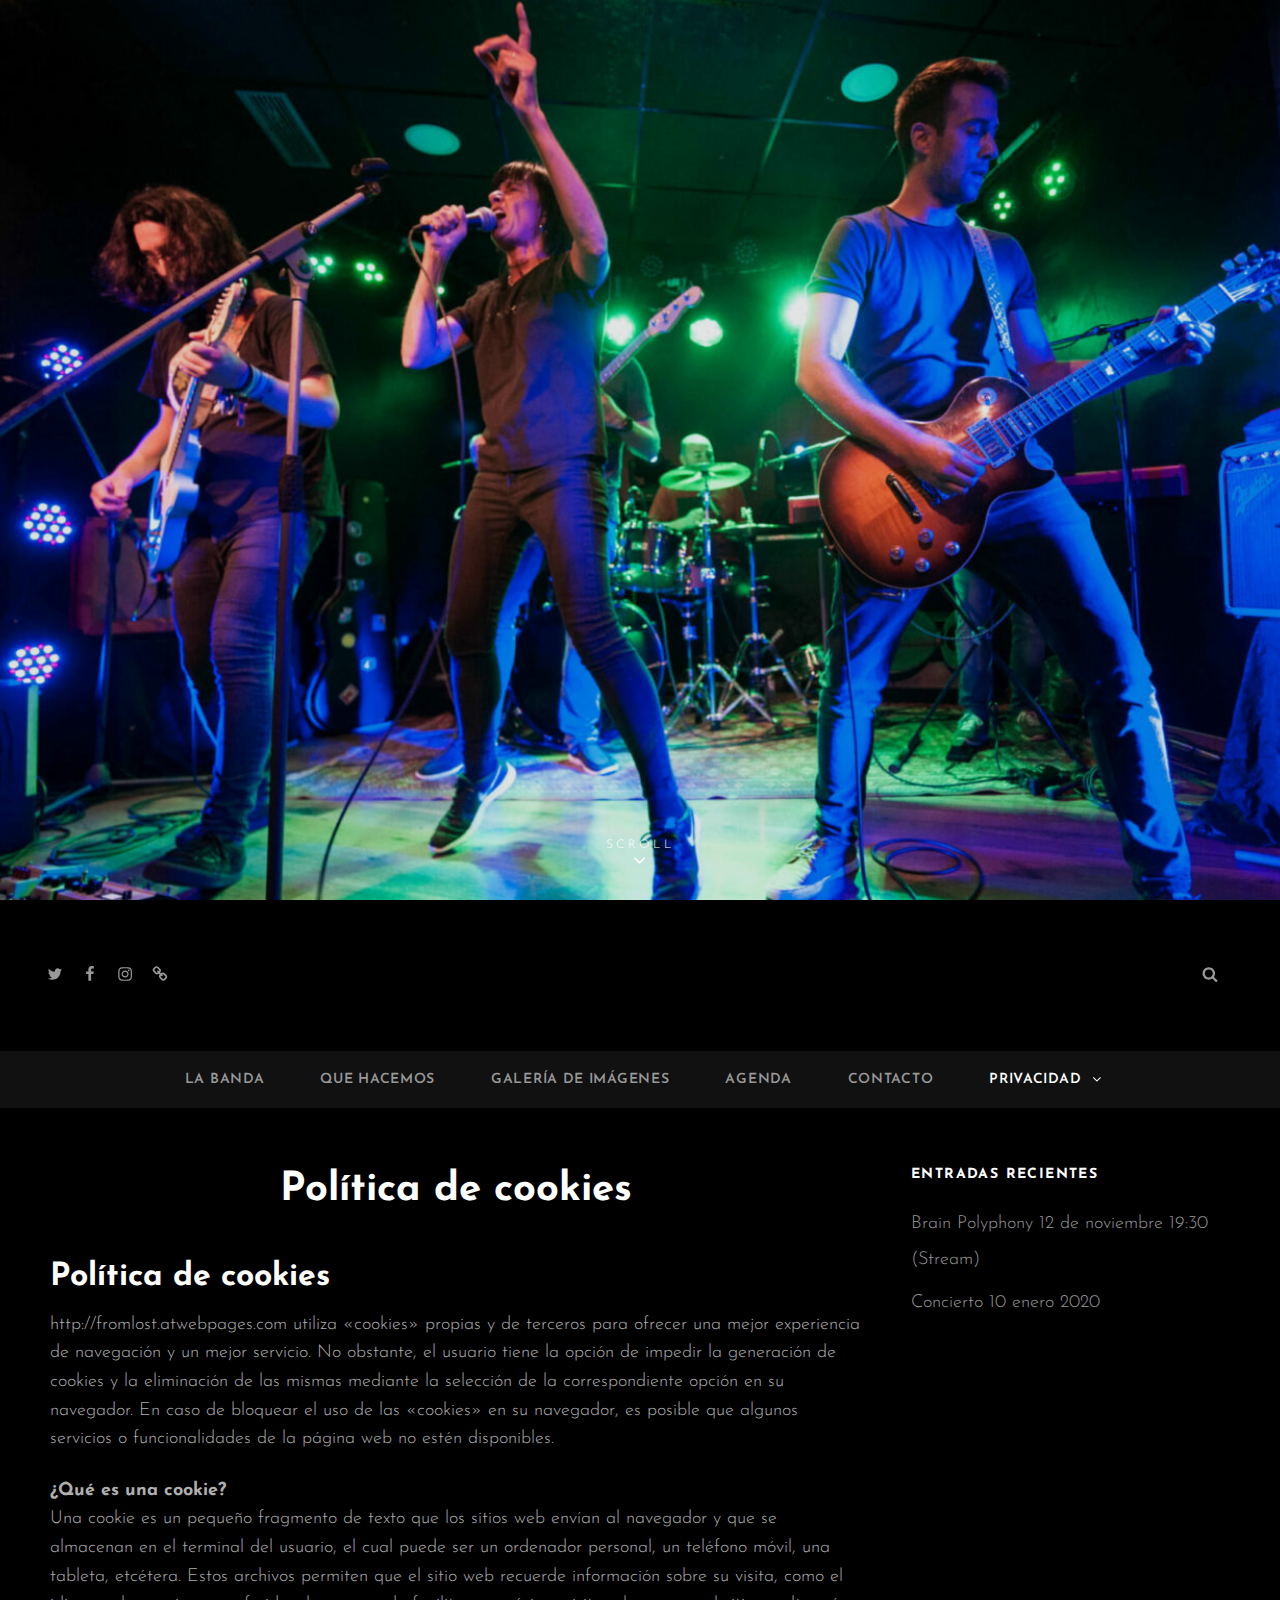
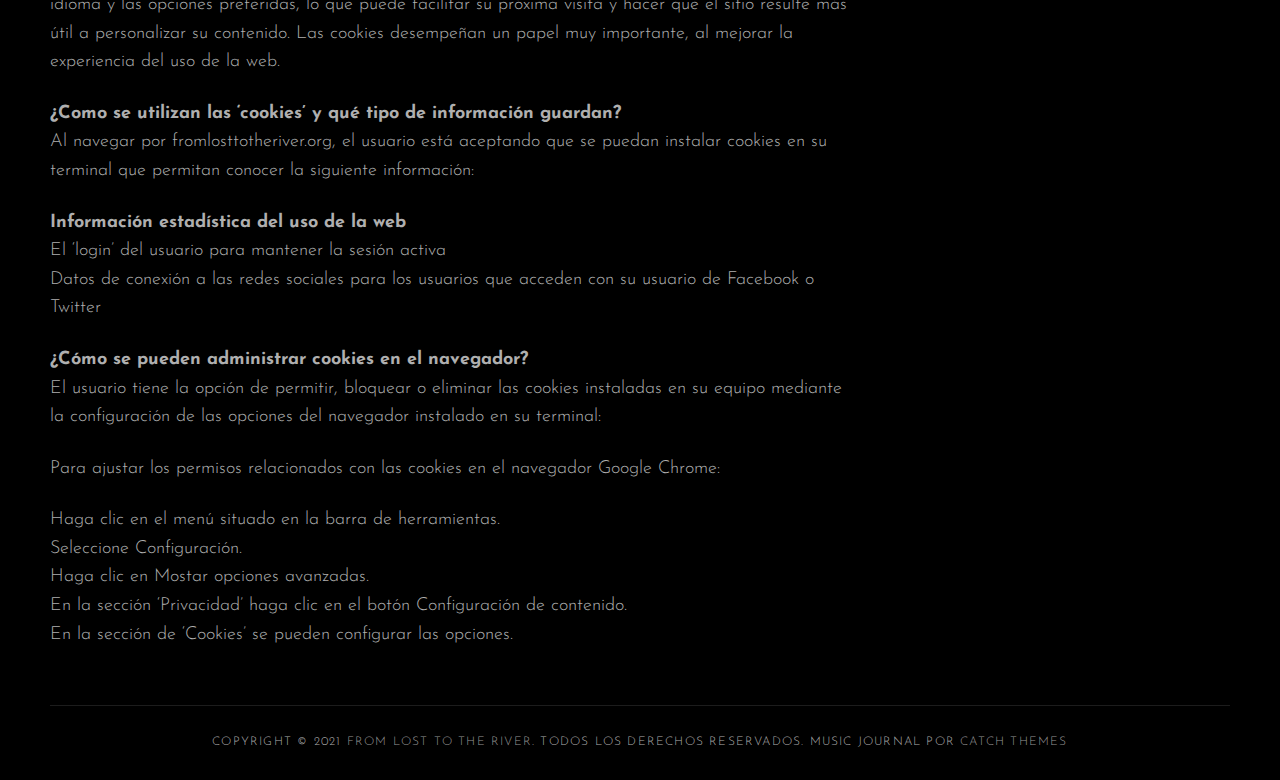
<file: politica-de-cookies/index.html>
<!DOCTYPE html>
<html lang="es" class="no-js">
<head>
	<meta charset="UTF-8">
	<meta name="viewport" content="width=device-width, initial-scale=1">
	<link rel="profile" href="http://gmpg.org/xfn/11">
	<script>(function(html){html.className = html.className.replace(/\bno-js\b/,'js')})(document.documentElement);</script>
<title>Política de cookies &#8211; From Lost to the River</title>
<meta name="robots" content="max-image-preview:large">
<link rel="dns-prefetch" href="//fonts.googleapis.com">
<link rel="dns-prefetch" href="//s.w.org">
<link rel="alternate" type="application/rss+xml" title="From Lost to the River &raquo; Feed" href="/feed/">
<link rel="alternate" type="application/rss+xml" title="From Lost to the River &raquo; Feed de los comentarios" href="/comments/feed/">
<link rel="stylesheet" id="wp-block-library-css" href="/wp-includes/css/dist/block-library/style.min.css?ver=5.7" type="text/css" media="all">
<link rel="stylesheet" id="wp-block-library-theme-css" href="/wp-includes/css/dist/block-library/theme.min.css?ver=5.7" type="text/css" media="all">
<link rel="stylesheet" id="photo-journal-style-css" href="/wp-content/themes/photo-journal/style.css?ver=5.7" type="text/css" media="all">
<link rel="stylesheet" id="music-journal-style-css" href="/wp-content/themes/music-journal/style.css?ver=5.7" type="text/css" media="all">
<link rel="stylesheet" id="photo-journal-fonts-css" href="https://fonts.googleapis.com/css?family=Josefin+Sans%3A%3A300%2C400%2C600%2C700%7CGreat+Vibes%3A%3A300%2C400%2C600%2C700&#038;subset=latin%2Clatin-ext" type="text/css" media="all">
<link rel="stylesheet" id="photo-journal-block-style-css" href="/wp-content/themes/photo-journal/assets/css/blocks.css?ver=1.0" type="text/css" media="all">
<!--[if lt IE 9]>
<script type='text/javascript' src='http://fromlost.atwebpages.com/wp-content/themes/photo-journal/assets/js/html5.min.js?ver=3.7.3' id='photo-journal-html5-js'></script>
<![endif]-->
<script type="text/javascript" src="/wp-includes/js/jquery/jquery.min.js?ver=3.5.1" id="jquery-core-js"></script>
<script type="text/javascript" src="/wp-includes/js/jquery/jquery-migrate.min.js?ver=3.3.2" id="jquery-migrate-js"></script>
<link rel="https://api.w.org/" href="/wp-json/">
<link rel="alternate" type="application/json" href="/wp-json/wp/v2/pages/14">
<link rel="EditURI" type="application/rsd+xml" title="RSD" href="/xmlrpc.php?rsd">
<meta name="generator" content="WordPress 5.7">
<link rel="canonical" href="/politica-de-cookies/">
<link rel="shortlink" href="/?p=14">
<link rel="alternate" type="application/json+oembed" href="/wp-json/oembed/1.0/embed?url=http%3A%2F%2F%2Fpolitica-de-cookies%2F">
<link rel="alternate" type="text/xml+oembed" href="/wp-json/oembed/1.0/embed?url=http%3A%2F%2F%2Fpolitica-de-cookies%2F&#038;format=xml">
			<style type="text/css" id="photo-journal-header-css">.site-branding {
			margin: 0 auto 0 0;
		}

		.site-identity {
			clip: rect(1px, 1px, 1px, 1px);
			position: absolute;
		}</style>
	<link rel="icon" href="/wp-content/uploads/2021/04/cropped-cropped-FromLostToTheRiver_logo_190x190-32x32.jpeg" sizes="32x32">
<link rel="icon" href="/wp-content/uploads/2021/04/cropped-cropped-FromLostToTheRiver_logo_190x190-192x192.jpeg" sizes="192x192">
<link rel="apple-touch-icon" href="/wp-content/uploads/2021/04/cropped-cropped-FromLostToTheRiver_logo_190x190-180x180.jpeg">
<meta name="msapplication-TileImage" content="http://fromlost.atwebpages.com/wp-content/uploads/2021/04/cropped-cropped-FromLostToTheRiver_logo_190x190-270x270.jpeg">
</head>

<body class="page-template-default page page-id-14 wp-embed-responsive fluid-layout two-columns-layout content-left no-header-media-text header-right-menu-disabled social-header-enabled color-scheme-default">


<div id="page" class="site">
	<a class="skip-link screen-reader-text" href="#content">Saltar al contenido</a>

				<div class="header-media">
				<div class="wrapper">
										<div class="custom-header-media">
						<div id="wp-custom-header" class="wp-custom-header"><img src="/wp-content/uploads/2021/04/cropped-DSC1097-1-scaled-1.jpg" width="1920" height="1080" alt="From Lost to the River" srcset="/wp-content/uploads/2021/04/cropped-DSC1097-1-scaled-1.jpg 1920w, /wp-content/uploads/2021/04/cropped-DSC1097-1-scaled-1-300x169.jpg 300w, /wp-content/uploads/2021/04/cropped-DSC1097-1-scaled-1-1024x576.jpg 1024w, /wp-content/uploads/2021/04/cropped-DSC1097-1-scaled-1-768x432.jpg 768w, /wp-content/uploads/2021/04/cropped-DSC1097-1-scaled-1-1536x864.jpg 1536w, /wp-content/uploads/2021/04/cropped-DSC1097-1-scaled-1-990x557.jpg 990w" sizes="(max-width: 1920px) 100vw, 1920px"></div>					</div>
					
					<div class="custom-header-content sections header-media-section">

	
			<h2 class="entry-title"></h2>
	
	
	<p class="site-header-text">	</p>


</div>
				</div>
<!-- .wrapper -->

									<div class="scroll-down">
						<span>Scroll</span>
						<span class="scroll-here" aria-hidden="true"> <svg class="icon icon-angle-down" aria-hidden="true" role="img"> <use href="#icon-angle-down" xlink:href="#icon-angle-down"></use> </svg> </span>
					</div>
<!-- .scroll-down -->
				
			</div>
<!-- .header-media -->
		
<header id="masthead" class="site-header" role="banner">
	<div id="header-content" class="header-content">
		<div class="wrapper">
			<div class="site-header-main">
				
	<div id="site-header-social-menu" class="site-secondary-menu">
			<nav id="social-secondary-navigation-top" class="social-navigation displaynone" role="navigation" aria-label="Header Right Social Links Menu">
				<div class="menu-enllacos-socials-container"><ul id="menu-enllacos-socials" class="social-links-menu">
<li id="menu-item-32" class="menu-item menu-item-type-custom menu-item-object-custom menu-item-32"><a href="https://twitter.com/fromriver"><span class="screen-reader-text">Twitter</span><svg class="icon icon-twitter" aria-hidden="true" role="img"> <use href="#icon-twitter" xlink:href="#icon-twitter"></use> </svg></a></li>
<li id="menu-item-33" class="menu-item menu-item-type-custom menu-item-object-custom menu-item-33"><a href="https://www.facebook.com/FromLostTTRiver/"><span class="screen-reader-text">Facebook</span><svg class="icon icon-facebook" aria-hidden="true" role="img"> <use href="#icon-facebook" xlink:href="#icon-facebook"></use> </svg></a></li>
<li id="menu-item-34" class="menu-item menu-item-type-custom menu-item-object-custom menu-item-34"><a href="https://www.instagram.com/fromlostttriver/"><span class="screen-reader-text">Instagram</span><svg class="icon icon-instagram" aria-hidden="true" role="img"> <use href="#icon-instagram" xlink:href="#icon-instagram"></use> </svg></a></li>
<li id="menu-item-35" class="menu-item menu-item-type-custom menu-item-object-custom menu-item-35"><a href="/?feed=rss2"><span class="screen-reader-text">RSS</span><svg class="icon icon-chain" aria-hidden="true" role="img"> <use href="#icon-chain" xlink:href="#icon-chain"></use> </svg></a></li>
</ul></div>			</nav><!-- #social-secondary-navigation -->
	</div>
<!-- #site-header-menu -->
					<div class="site-branding">
						
						<div class="site-identity">
															<p class="site-title"><a href="/" rel="home">From Lost to the River</a></p>
															<p class="site-description">Grupo de música con objetivos solidarios y de concienciación social</p>
													</div>
<!-- .site-identity -->
					</div>
<!-- .site-branding -->
					<div class="secondary-search-wrapper">
						<div id="search-social-container-right" class="search-social-container with-social">
	        				<div id="search-container">
	            				

<form role="search" method="get" class="search-form" action="/">
	<label>
		<span class="screen-reader-text">Buscar:</span>
		<input type="search" class="search-field" placeholder="Buscar" value="" name="s">
	</label>
	<button type="submit" class="search-submit"><svg class="icon icon-search" aria-hidden="true" role="img"> <use href="#icon-search" xlink:href="#icon-search"></use> </svg><span class="screen-reader-text">Buscar</span></button>
</form>
	            			</div>
<!-- #search-container -->
						</div>
<!-- #search-social-container-right -->
					</div>
<!-- .secondary-search-wrapper -->
			</div>
<!-- .site-header-main -->
		</div>
<!-- .wrapper -->
	</div>
<!-- #header-content -->
</header><!-- .site-header -->


<div id="header-navigation-area">
	<div class="wrapper">
		<button id="primary-menu-toggle" class="menu-primary-toggle menu-toggle" aria-controls="primary-menu" aria-expanded="false">
			<svg class="icon icon-bars" aria-hidden="true" role="img"> <use href="#icon-bars" xlink:href="#icon-bars"></use> </svg><svg class="icon icon-close" aria-hidden="true" role="img"> <use href="#icon-close" xlink:href="#icon-close"></use> </svg><span class="menu-label-prefix">Principal</span>				<span class="menu-label">
					Menú				</span>
		</button>

		<div id="site-header-menu" class="site-primary-menu">
							<nav id="site-primary-navigation" class="main-navigation site-navigation custom-primary-menu" role="navigation" aria-label="Menú principal">
					<div class="primary-menu-container"><ul id="menu-menu-principal" class="primary-menu">
<li id="menu-item-37" class="menu-item menu-item-type-post_type menu-item-object-page menu-item-home menu-item-37"><a href="/">La Banda</a></li>
<li id="menu-item-38" class="menu-item menu-item-type-post_type menu-item-object-page menu-item-38"><a href="/que-hacemos/">Que hacemos</a></li>
<li id="menu-item-39" class="menu-item menu-item-type-post_type menu-item-object-page menu-item-39"><a href="/galeria-de-imagenes/">Galería de imágenes</a></li>
<li id="menu-item-40" class="menu-item menu-item-type-post_type menu-item-object-page menu-item-40"><a href="/agenda/">Agenda</a></li>
<li id="menu-item-41" class="menu-item menu-item-type-post_type menu-item-object-page menu-item-41"><a href="/contacto/">Contacto</a></li>
<li id="menu-item-42" class="menu-item menu-item-type-post_type menu-item-object-page current-menu-ancestor current-menu-parent current_page_parent current_page_ancestor menu-item-has-children menu-item-42">
<a href="/privacidad/">Privacidad<svg class="icon icon-angle-down" aria-hidden="true" role="img"> <use href="#icon-angle-down" xlink:href="#icon-angle-down"></use> </svg></a>
<ul class="sub-menu">
	<li id="menu-item-43" class="menu-item menu-item-type-post_type menu-item-object-page current-menu-item page_item page-item-14 current_page_item menu-item-43"><a href="/politica-de-cookies/" aria-current="page">Política de cookies</a></li>
</ul>
</li>
</ul></div>				</nav><!-- #site-primary-navigation.custom-primary-menu -->
			
			<div class="search-social-wrap">
				<div class="secondary-search-wrapper">
					<div id="search-social-container-right" class="search-social-container with-social">
        				<div id="search-container">
            				

<form role="search" method="get" class="search-form" action="/">
	<label>
		<span class="screen-reader-text">Buscar:</span>
		<input type="search" class="search-field" placeholder="Buscar" value="" name="s">
	</label>
	<button type="submit" class="search-submit"><svg class="icon icon-search" aria-hidden="true" role="img"> <use href="#icon-search" xlink:href="#icon-search"></use> </svg><span class="screen-reader-text">Buscar</span></button>
</form>
            			</div>
<!-- #search-container -->
					</div>
<!-- #search-social-container-right -->
				</div>
<!-- .secondary-search-wrapper -->

									<div id="site-header-social-menu" class="site-secondary-menu">
							<nav id="social-secondary-navigation-top" class="social-navigation displaynone" role="navigation" aria-label="Header Right Social Links Menu">
								<div class="menu-enllacos-socials-container"><ul id="menu-enllacos-socials-1" class="social-links-menu">
<li class="menu-item menu-item-type-custom menu-item-object-custom menu-item-32"><a href="https://twitter.com/fromriver"><span class="screen-reader-text">Twitter</span><svg class="icon icon-twitter" aria-hidden="true" role="img"> <use href="#icon-twitter" xlink:href="#icon-twitter"></use> </svg></a></li>
<li class="menu-item menu-item-type-custom menu-item-object-custom menu-item-33"><a href="https://www.facebook.com/FromLostTTRiver/"><span class="screen-reader-text">Facebook</span><svg class="icon icon-facebook" aria-hidden="true" role="img"> <use href="#icon-facebook" xlink:href="#icon-facebook"></use> </svg></a></li>
<li class="menu-item menu-item-type-custom menu-item-object-custom menu-item-34"><a href="https://www.instagram.com/fromlostttriver/"><span class="screen-reader-text">Instagram</span><svg class="icon icon-instagram" aria-hidden="true" role="img"> <use href="#icon-instagram" xlink:href="#icon-instagram"></use> </svg></a></li>
<li class="menu-item menu-item-type-custom menu-item-object-custom menu-item-35"><a href="/?feed=rss2"><span class="screen-reader-text">RSS</span><svg class="icon icon-chain" aria-hidden="true" role="img"> <use href="#icon-chain" xlink:href="#icon-chain"></use> </svg></a></li>
</ul></div>							</nav><!-- #social-secondary-navigation -->
					</div>
<!-- #site-header-menu -->
								</div> <!-- .search-social-wrap -->
		</div>
<!-- .site-header-main -->
	</div>
<!-- .wrapper -->
</div>
<!-- #header-navigation-area -->








	
	<div id="content" class="site-content">
		<div class="wrapper">

	<div id="primary" class="content-area">
		<main id="main" class="site-main" role="main">
			<div class="singular-content-wrap">
				
<article id="post-14" class="post-14 page type-page status-publish hentry">
	<header class="entry-header">
		<h1 class="page-title">Política de cookies</h1>	</header><!-- .entry-header -->

	
	<div class="entry-content">
		
<h1><strong>Política de cookies</strong></h1>



<p>http://fromlost.atwebpages.com utiliza «cookies» propias y de terceros para ofrecer una mejor experiencia de navegación y un mejor servicio. No obstante, el usuario tiene la opción de impedir la generación de cookies y la eliminación de las mismas mediante la selección de la correspondiente opción en su navegador. En caso de bloquear el uso de las «cookies» en su navegador, es posible que algunos servicios o funcionalidades de la página web no estén disponibles.</p>



<p><strong>¿Qué es una cookie?</strong><br>Una cookie es un pequeño fragmento de texto que los sitios web envían al navegador y que se almacenan en el terminal del usuario, el cual puede ser un ordenador personal, un teléfono móvil, una tableta, etcétera. Estos archivos permiten que el sitio web recuerde información sobre su visita, como el idioma y las opciones preferidas, lo que puede facilitar su próxima visita y hacer que el sitio resulte más útil a personalizar su contenido. Las cookies desempeñan un papel muy importante, al mejorar la experiencia del uso de la web.</p>



<p><strong>¿Como se utilizan las &#8216;cookies&#8217; y qué tipo de información guardan?</strong><br>Al navegar por fromlosttotheriver.org, el usuario está aceptando que se puedan instalar cookies en su terminal que permitan conocer la siguiente información:</p>



<p><strong>Información estadística del uso de la web</strong><br>El &#8216;login&#8217; del usuario para mantener la sesión activa<br>Datos de conexión a las redes sociales para los usuarios que acceden con su usuario de Facebook o Twitter</p>



<p><strong>¿Cómo se pueden administrar cookies en el navegador?</strong><br>El usuario tiene la opción de permitir, bloquear o eliminar las cookies instaladas en su equipo mediante la configuración de las opciones del navegador instalado en su terminal:</p>



<p>Para ajustar los permisos relacionados con las cookies en el navegador Google Chrome:</p>



<p>Haga clic en el menú situado en la barra de herramientas.<br>Seleccione Configuración.<br>Haga clic en Mostar opciones avanzadas.<br>En la sección &#8216;Privacidad&#8217; haga clic en el botón Configuración de contenido.<br>En la sección de &#8216;Cookies&#8217; se pueden configurar las opciones.</p>
	</div>
<!-- .entry-content -->

	
</article><!-- #post-## -->

			</div>
<!-- .singular-content-wrap -->
		</main><!-- .site-main -->
	</div>
<!-- .content-area -->

	

<aside id="secondary" class="sidebar widget-area" role="complementary">
	
		<section id="recent-posts-2" class="widget widget_recent_entries">
		<h2 class="widget-title">Entradas recientes</h2>
		<ul>
											<li>
					<a href="/brain-polyphony-12-de-noviembre-1930-stream/">Brain Polyphony 12 de noviembre 19:30 (Stream)</a>
									</li>
											<li>
					<a href="/concierto-10-enero-2020/">Concierto  10 enero 2020</a>
									</li>
					</ul>

		</section></aside><!-- .sidebar .widget-area -->
		</div>
<!-- .wrapper -->
	</div>
<!-- .site-content -->

	

	<footer id="colophon" class="site-footer" role="contentinfo">

		

		<div id="site-generator">
			
			

	<div class="site-info">
		<div class="wrapper">
<div id="footer-left-content" class="copyright">Copyright &copy; 2021 <a href="/">From Lost to the River</a>. Todos los derechos reservados. Music Journal&nbsp;por&nbsp;<a target="_blank" href="https://catchthemes.com/">Catch Themes</a>
</div>
		</div>
<!-- .wrapper -->
	</div>
<!-- .site-info -->		</div>
<!-- #site-generator -->

	</footer><!-- .site-footer -->
</div>
<!-- .site -->

<a href="#masthead" id="scrollup" class="backtotop"><svg class="icon icon-angle-down" aria-hidden="true" role="img"> <use href="#icon-angle-down" xlink:href="#icon-angle-down"></use> </svg><span class="screen-reader-text">Desplazar hacia arriba</span></a><script type="text/javascript" src="/wp-content/themes/photo-journal/assets/js/skip-link-focus-fix.min.js?ver=20181115" id="photo-journal-skip-link-focus-fix-js"></script>
<script type="text/javascript" src="/wp-content/themes/photo-journal/assets/js/fitvids.min.js?ver=1.1" id="jquery-fitvids-js"></script>
<script type="text/javascript" src="/wp-content/themes/photo-journal/assets/js/jquery.matchHeight.min.js?ver=20181115" id="jquery-match-height-js"></script>
<script type="text/javascript" src="/wp-includes/js/imagesloaded.min.js?ver=4.1.4" id="imagesloaded-js"></script>
<script type="text/javascript" src="/wp-includes/js/masonry.min.js?ver=4.2.2" id="masonry-js"></script>
<script type="text/javascript" src="/wp-includes/js/jquery/jquery.masonry.min.js?ver=3.1.2b" id="jquery-masonry-js"></script>
<script type="text/javascript" id="photo-journal-script-js-extra">
/* <![CDATA[ */
var photoJournalScreenReaderText = {"expand":"ampliar el menú hijo","collapse":"contraer menú hijo","icon":"<svg class=\"icon icon-angle-down\" aria-hidden=\"true\" role=\"img\"> <use href=\"#icon-angle-down\" xlink:href=\"#icon-angle-down\"><\/use> <span class=\"svg-fallback icon-angle-down\"><\/span><\/svg>"};
/* ]]> */
</script>
<script type="text/javascript" src="/wp-content/themes/photo-journal/assets/js/functions.min.js?ver=20181115" id="photo-journal-script-js"></script>
<svg style="position: absolute; width: 0; height: 0; overflow: hidden;" version="1.1" xmlns="http://www.w3.org/2000/svg" xmlns:xlink="http://www.w3.org/1999/xlink">
<defs>
<symbol id="icon-behance" viewbox="0 0 37 32">
<path class="path1" d="M33 6.054h-9.125v2.214h9.125v-2.214zM28.5 13.661q-1.607 0-2.607 0.938t-1.107 2.545h7.286q-0.321-3.482-3.571-3.482zM28.786 24.107q1.125 0 2.179-0.571t1.357-1.554h3.946q-1.786 5.482-7.625 5.482-3.821 0-6.080-2.357t-2.259-6.196q0-3.714 2.33-6.17t6.009-2.455q2.464 0 4.295 1.214t2.732 3.196 0.902 4.429q0 0.304-0.036 0.839h-11.75q0 1.982 1.027 3.063t2.973 1.080zM4.946 23.214h5.286q3.661 0 3.661-2.982 0-3.214-3.554-3.214h-5.393v6.196zM4.946 13.625h5.018q1.393 0 2.205-0.652t0.813-2.027q0-2.571-3.393-2.571h-4.643v5.25zM0 4.536h10.607q1.554 0 2.768 0.25t2.259 0.848 1.607 1.723 0.563 2.75q0 3.232-3.071 4.696 2.036 0.571 3.071 2.054t1.036 3.643q0 1.339-0.438 2.438t-1.179 1.848-1.759 1.268-2.161 0.75-2.393 0.232h-10.911v-22.5z"></path>
</symbol>
<symbol id="icon-deviantart" viewbox="0 0 18 32">
<path class="path1" d="M18.286 5.411l-5.411 10.393 0.429 0.554h4.982v7.411h-9.054l-0.786 0.536-2.536 4.875-0.536 0.536h-5.375v-5.411l5.411-10.411-0.429-0.536h-4.982v-7.411h9.054l0.786-0.536 2.536-4.875 0.536-0.536h5.375v5.411z"></path>
</symbol>
<symbol id="icon-medium" viewbox="0 0 32 32">
<path class="path1" d="M10.661 7.518v20.946q0 0.446-0.223 0.759t-0.652 0.313q-0.304 0-0.589-0.143l-8.304-4.161q-0.375-0.179-0.634-0.598t-0.259-0.83v-20.357q0-0.357 0.179-0.607t0.518-0.25q0.25 0 0.786 0.268l9.125 4.571q0.054 0.054 0.054 0.089zM11.804 9.321l9.536 15.464-9.536-4.75v-10.714zM32 9.643v18.821q0 0.446-0.25 0.723t-0.679 0.277-0.839-0.232l-7.875-3.929zM31.946 7.5q0 0.054-4.58 7.491t-5.366 8.705l-6.964-11.321 5.786-9.411q0.304-0.5 0.929-0.5 0.25 0 0.464 0.107l9.661 4.821q0.071 0.036 0.071 0.107z"></path>
</symbol>
<symbol id="icon-slideshare" viewbox="0 0 32 32">
<path class="path1" d="M15.589 13.214q0 1.482-1.134 2.545t-2.723 1.063-2.723-1.063-1.134-2.545q0-1.5 1.134-2.554t2.723-1.054 2.723 1.054 1.134 2.554zM24.554 13.214q0 1.482-1.125 2.545t-2.732 1.063q-1.589 0-2.723-1.063t-1.134-2.545q0-1.5 1.134-2.554t2.723-1.054q1.607 0 2.732 1.054t1.125 2.554zM28.571 16.429v-11.911q0-1.554-0.571-2.205t-1.982-0.652h-19.857q-1.482 0-2.009 0.607t-0.527 2.25v12.018q0.768 0.411 1.58 0.714t1.446 0.5 1.446 0.33 1.268 0.196 1.25 0.071 1.045 0.009 1.009-0.036 0.795-0.036q1.214-0.018 1.696 0.482 0.107 0.107 0.179 0.161 0.464 0.446 1.089 0.911 0.125-1.625 2.107-1.554 0.089 0 0.652 0.027t0.768 0.036 0.813 0.018 0.946-0.018 0.973-0.080 1.089-0.152 1.107-0.241 1.196-0.348 1.205-0.482 1.286-0.616zM31.482 16.339q-2.161 2.661-6.643 4.5 1.5 5.089-0.411 8.304-1.179 2.018-3.268 2.643-1.857 0.571-3.25-0.268-1.536-0.911-1.464-2.929l-0.018-5.821v-0.018q-0.143-0.036-0.438-0.107t-0.42-0.089l-0.018 6.036q0.071 2.036-1.482 2.929-1.411 0.839-3.268 0.268-2.089-0.643-3.25-2.679-1.875-3.214-0.393-8.268-4.482-1.839-6.643-4.5-0.446-0.661-0.071-1.125t1.071 0.018q0.054 0.036 0.196 0.125t0.196 0.143v-12.393q0-1.286 0.839-2.196t2.036-0.911h22.446q1.196 0 2.036 0.911t0.839 2.196v12.393l0.375-0.268q0.696-0.482 1.071-0.018t-0.071 1.125z"></path>
</symbol>
<symbol id="icon-snapchat-ghost" viewbox="0 0 30 32">
<path class="path1" d="M15.143 2.286q2.393-0.018 4.295 1.223t2.92 3.438q0.482 1.036 0.482 3.196 0 0.839-0.161 3.411 0.25 0.125 0.5 0.125 0.321 0 0.911-0.241t0.911-0.241q0.518 0 1 0.321t0.482 0.821q0 0.571-0.563 0.964t-1.232 0.563-1.232 0.518-0.563 0.848q0 0.268 0.214 0.768 0.661 1.464 1.83 2.679t2.58 1.804q0.5 0.214 1.429 0.411 0.5 0.107 0.5 0.625 0 1.25-3.911 1.839-0.125 0.196-0.196 0.696t-0.25 0.83-0.589 0.33q-0.357 0-1.107-0.116t-1.143-0.116q-0.661 0-1.107 0.089-0.571 0.089-1.125 0.402t-1.036 0.679-1.036 0.723-1.357 0.598-1.768 0.241q-0.929 0-1.723-0.241t-1.339-0.598-1.027-0.723-1.036-0.679-1.107-0.402q-0.464-0.089-1.125-0.089-0.429 0-1.17 0.134t-1.045 0.134q-0.446 0-0.625-0.33t-0.25-0.848-0.196-0.714q-3.911-0.589-3.911-1.839 0-0.518 0.5-0.625 0.929-0.196 1.429-0.411 1.393-0.571 2.58-1.804t1.83-2.679q0.214-0.5 0.214-0.768 0-0.5-0.563-0.848t-1.241-0.527-1.241-0.563-0.563-0.938q0-0.482 0.464-0.813t0.982-0.33q0.268 0 0.857 0.232t0.946 0.232q0.321 0 0.571-0.125-0.161-2.536-0.161-3.393 0-2.179 0.482-3.214 1.143-2.446 3.071-3.536t4.714-1.125z"></path>
</symbol>
<symbol id="icon-yelp" viewbox="0 0 27 32">
<path class="path1" d="M13.804 23.554v2.268q-0.018 5.214-0.107 5.446-0.214 0.571-0.911 0.714-0.964 0.161-3.241-0.679t-2.902-1.589q-0.232-0.268-0.304-0.643-0.018-0.214 0.071-0.464 0.071-0.179 0.607-0.839t3.232-3.857q0.018 0 1.071-1.25 0.268-0.339 0.705-0.438t0.884 0.063q0.429 0.179 0.67 0.518t0.223 0.75zM11.143 19.071q-0.054 0.982-0.929 1.25l-2.143 0.696q-4.911 1.571-5.214 1.571-0.625-0.036-0.964-0.643-0.214-0.446-0.304-1.339-0.143-1.357 0.018-2.973t0.536-2.223 1-0.571q0.232 0 3.607 1.375 1.25 0.518 2.054 0.839l1.5 0.607q0.411 0.161 0.634 0.545t0.205 0.866zM25.893 24.375q-0.125 0.964-1.634 2.875t-2.42 2.268q-0.661 0.25-1.125-0.125-0.25-0.179-3.286-5.125l-0.839-1.375q-0.25-0.375-0.205-0.821t0.348-0.821q0.625-0.768 1.482-0.464 0.018 0.018 2.125 0.714 3.625 1.179 4.321 1.42t0.839 0.366q0.5 0.393 0.393 1.089zM13.893 13.089q0.089 1.821-0.964 2.179-1.036 0.304-2.036-1.268l-6.75-10.679q-0.143-0.625 0.339-1.107 0.732-0.768 3.705-1.598t4.009-0.563q0.714 0.179 0.875 0.804 0.054 0.321 0.393 5.455t0.429 6.777zM25.714 15.018q0.054 0.696-0.464 1.054-0.268 0.179-5.875 1.536-1.196 0.268-1.625 0.411l0.018-0.036q-0.411 0.107-0.821-0.071t-0.661-0.571q-0.536-0.839 0-1.554 0.018-0.018 1.339-1.821 2.232-3.054 2.679-3.643t0.607-0.696q0.5-0.339 1.161-0.036 0.857 0.411 2.196 2.384t1.446 2.991v0.054z"></path>
</symbol>
<symbol id="icon-vine" viewbox="0 0 27 32">
<path class="path1" d="M26.732 14.768v3.536q-1.804 0.411-3.536 0.411-1.161 2.429-2.955 4.839t-3.241 3.848-2.286 1.902q-1.429 0.804-2.893-0.054-0.5-0.304-1.080-0.777t-1.518-1.491-1.83-2.295-1.92-3.286-1.884-4.357-1.634-5.616-1.259-6.964h5.054q0.464 3.893 1.25 7.116t1.866 5.661 2.17 4.205 2.5 3.482q3.018-3.018 5.125-7.25-2.536-1.286-3.982-3.929t-1.446-5.946q0-3.429 1.857-5.616t5.071-2.188q3.179 0 4.875 1.884t1.696 5.313q0 2.839-1.036 5.107-0.125 0.018-0.348 0.054t-0.821 0.036-1.125-0.107-1.107-0.455-0.902-0.92q0.554-1.839 0.554-3.286 0-1.554-0.518-2.357t-1.411-0.804q-0.946 0-1.518 0.884t-0.571 2.509q0 3.321 1.875 5.241t4.768 1.92q1.107 0 2.161-0.25z"></path>
</symbol>
<symbol id="icon-vk" viewbox="0 0 35 32">
<path class="path1" d="M34.232 9.286q0.411 1.143-2.679 5.25-0.429 0.571-1.161 1.518-1.393 1.786-1.607 2.339-0.304 0.732 0.25 1.446 0.304 0.375 1.446 1.464h0.018l0.071 0.071q2.518 2.339 3.411 3.946 0.054 0.089 0.116 0.223t0.125 0.473-0.009 0.607-0.446 0.491-1.054 0.223l-4.571 0.071q-0.429 0.089-1-0.089t-0.929-0.393l-0.357-0.214q-0.536-0.375-1.25-1.143t-1.223-1.384-1.089-1.036-1.009-0.277q-0.054 0.018-0.143 0.063t-0.304 0.259-0.384 0.527-0.304 0.929-0.116 1.384q0 0.268-0.063 0.491t-0.134 0.33l-0.071 0.089q-0.321 0.339-0.946 0.393h-2.054q-1.268 0.071-2.607-0.295t-2.348-0.946-1.839-1.179-1.259-1.027l-0.446-0.429q-0.179-0.179-0.491-0.536t-1.277-1.625-1.893-2.696-2.188-3.768-2.33-4.857q-0.107-0.286-0.107-0.482t0.054-0.286l0.071-0.107q0.268-0.339 1.018-0.339l4.893-0.036q0.214 0.036 0.411 0.116t0.286 0.152l0.089 0.054q0.286 0.196 0.429 0.571 0.357 0.893 0.821 1.848t0.732 1.455l0.286 0.518q0.518 1.071 1 1.857t0.866 1.223 0.741 0.688 0.607 0.25 0.482-0.089q0.036-0.018 0.089-0.089t0.214-0.393 0.241-0.839 0.17-1.446 0-2.232q-0.036-0.714-0.161-1.304t-0.25-0.821l-0.107-0.214q-0.446-0.607-1.518-0.768-0.232-0.036 0.089-0.429 0.304-0.339 0.679-0.536 0.946-0.464 4.268-0.429 1.464 0.018 2.411 0.232 0.357 0.089 0.598 0.241t0.366 0.429 0.188 0.571 0.063 0.813-0.018 0.982-0.045 1.259-0.027 1.473q0 0.196-0.018 0.75t-0.009 0.857 0.063 0.723 0.205 0.696 0.402 0.438q0.143 0.036 0.304 0.071t0.464-0.196 0.679-0.616 0.929-1.196 1.214-1.92q1.071-1.857 1.911-4.018 0.071-0.179 0.179-0.313t0.196-0.188l0.071-0.054 0.089-0.045t0.232-0.054 0.357-0.009l5.143-0.036q0.696-0.089 1.143 0.045t0.554 0.295z"></path>
</symbol>
<symbol id="icon-search" viewbox="0 0 30 32">
<path class="path1" d="M20.571 14.857q0-3.304-2.348-5.652t-5.652-2.348-5.652 2.348-2.348 5.652 2.348 5.652 5.652 2.348 5.652-2.348 2.348-5.652zM29.714 29.714q0 0.929-0.679 1.607t-1.607 0.679q-0.964 0-1.607-0.679l-6.125-6.107q-3.196 2.214-7.125 2.214-2.554 0-4.884-0.991t-4.018-2.679-2.679-4.018-0.991-4.884 0.991-4.884 2.679-4.018 4.018-2.679 4.884-0.991 4.884 0.991 4.018 2.679 2.679 4.018 0.991 4.884q0 3.929-2.214 7.125l6.125 6.125q0.661 0.661 0.661 1.607z"></path>
</symbol>
<symbol id="icon-envelope-o" viewbox="0 0 1792 1792">
<path d="M1664 1504v-768q-32 36-69 66-268 206-426 338-51 43-83 67t-86.5 48.5-102.5 24.5h-2q-48 0-102.5-24.5t-86.5-48.5-83-67q-158-132-426-338-37-30-69-66v768q0 13 9.5 22.5t22.5 9.5h1472q13 0 22.5-9.5t9.5-22.5zm0-1051v-24.5l-.5-13-3-12.5-5.5-9-9-7.5-14-2.5h-1472q-13 0-22.5 9.5t-9.5 22.5q0 168 147 284 193 152 401 317 6 5 35 29.5t46 37.5 44.5 31.5 50.5 27.5 43 9h2q20 0 43-9t50.5-27.5 44.5-31.5 46-37.5 35-29.5q208-165 401-317 54-43 100.5-115.5t46.5-131.5zm128-37v1088q0 66-47 113t-113 47h-1472q-66 0-113-47t-47-113v-1088q0-66 47-113t113-47h1472q66 0 113 47t47 113z"></path>
</symbol>
<symbol id="icon-close" viewbox="0 0 25 32">
<path class="path1" d="M23.179 23.607q0 0.714-0.5 1.214l-2.429 2.429q-0.5 0.5-1.214 0.5t-1.214-0.5l-5.25-5.25-5.25 5.25q-0.5 0.5-1.214 0.5t-1.214-0.5l-2.429-2.429q-0.5-0.5-0.5-1.214t0.5-1.214l5.25-5.25-5.25-5.25q-0.5-0.5-0.5-1.214t0.5-1.214l2.429-2.429q0.5-0.5 1.214-0.5t1.214 0.5l5.25 5.25 5.25-5.25q0.5-0.5 1.214-0.5t1.214 0.5l2.429 2.429q0.5 0.5 0.5 1.214t-0.5 1.214l-5.25 5.25 5.25 5.25q0.5 0.5 0.5 1.214z"></path>
</symbol>
<symbol id="icon-angle-down" viewbox="0 0 21 32">
<path class="path1" d="M19.196 13.143q0 0.232-0.179 0.411l-8.321 8.321q-0.179 0.179-0.411 0.179t-0.411-0.179l-8.321-8.321q-0.179-0.179-0.179-0.411t0.179-0.411l0.893-0.893q0.179-0.179 0.411-0.179t0.411 0.179l7.018 7.018 7.018-7.018q0.179-0.179 0.411-0.179t0.411 0.179l0.893 0.893q0.179 0.179 0.179 0.411z"></path>
</symbol>
<symbol id="icon-folder-open" viewbox="0 0 34 32">
<path class="path1" d="M33.554 17q0 0.554-0.554 1.179l-6 7.071q-0.768 0.911-2.152 1.545t-2.563 0.634h-19.429q-0.607 0-1.080-0.232t-0.473-0.768q0-0.554 0.554-1.179l6-7.071q0.768-0.911 2.152-1.545t2.563-0.634h19.429q0.607 0 1.080 0.232t0.473 0.768zM27.429 10.857v2.857h-14.857q-1.679 0-3.518 0.848t-2.929 2.134l-6.107 7.179q0-0.071-0.009-0.223t-0.009-0.223v-17.143q0-1.643 1.179-2.821t2.821-1.179h5.714q1.643 0 2.821 1.179t1.179 2.821v0.571h9.714q1.643 0 2.821 1.179t1.179 2.821z"></path>
</symbol>
<symbol id="icon-twitter" viewbox="0 0 30 32">
<path class="path1" d="M28.929 7.286q-1.196 1.75-2.893 2.982 0.018 0.25 0.018 0.75 0 2.321-0.679 4.634t-2.063 4.437-3.295 3.759-4.607 2.607-5.768 0.973q-4.839 0-8.857-2.589 0.625 0.071 1.393 0.071 4.018 0 7.161-2.464-1.875-0.036-3.357-1.152t-2.036-2.848q0.589 0.089 1.089 0.089 0.768 0 1.518-0.196-2-0.411-3.313-1.991t-1.313-3.67v-0.071q1.214 0.679 2.607 0.732-1.179-0.786-1.875-2.054t-0.696-2.75q0-1.571 0.786-2.911 2.161 2.661 5.259 4.259t6.634 1.777q-0.143-0.679-0.143-1.321 0-2.393 1.688-4.080t4.080-1.688q2.5 0 4.214 1.821 1.946-0.375 3.661-1.393-0.661 2.054-2.536 3.179 1.661-0.179 3.321-0.893z"></path>
</symbol>
<symbol id="icon-facebook" viewbox="0 0 19 32">
<path class="path1" d="M17.125 0.214v4.714h-2.804q-1.536 0-2.071 0.643t-0.536 1.929v3.375h5.232l-0.696 5.286h-4.536v13.554h-5.464v-13.554h-4.554v-5.286h4.554v-3.893q0-3.321 1.857-5.152t4.946-1.83q2.625 0 4.071 0.214z"></path>
</symbol>
<symbol id="icon-github" viewbox="0 0 27 32">
<path class="path1" d="M13.714 2.286q3.732 0 6.884 1.839t4.991 4.991 1.839 6.884q0 4.482-2.616 8.063t-6.759 4.955q-0.482 0.089-0.714-0.125t-0.232-0.536q0-0.054 0.009-1.366t0.009-2.402q0-1.732-0.929-2.536 1.018-0.107 1.83-0.321t1.679-0.696 1.446-1.188 0.946-1.875 0.366-2.688q0-2.125-1.411-3.679 0.661-1.625-0.143-3.643-0.5-0.161-1.446 0.196t-1.643 0.786l-0.679 0.429q-1.661-0.464-3.429-0.464t-3.429 0.464q-0.286-0.196-0.759-0.482t-1.491-0.688-1.518-0.241q-0.804 2.018-0.143 3.643-1.411 1.554-1.411 3.679 0 1.518 0.366 2.679t0.938 1.875 1.438 1.196 1.679 0.696 1.83 0.321q-0.696 0.643-0.875 1.839-0.375 0.179-0.804 0.268t-1.018 0.089-1.17-0.384-0.991-1.116q-0.339-0.571-0.866-0.929t-0.884-0.429l-0.357-0.054q-0.375 0-0.518 0.080t-0.089 0.205 0.161 0.25 0.232 0.214l0.125 0.089q0.393 0.179 0.777 0.679t0.563 0.911l0.179 0.411q0.232 0.679 0.786 1.098t1.196 0.536 1.241 0.125 0.991-0.063l0.411-0.071q0 0.679 0.009 1.58t0.009 0.973q0 0.321-0.232 0.536t-0.714 0.125q-4.143-1.375-6.759-4.955t-2.616-8.063q0-3.732 1.839-6.884t4.991-4.991 6.884-1.839zM5.196 21.982q0.054-0.125-0.125-0.214-0.179-0.054-0.232 0.036-0.054 0.125 0.125 0.214 0.161 0.107 0.232-0.036zM5.75 22.589q0.125-0.089-0.036-0.286-0.179-0.161-0.286-0.054-0.125 0.089 0.036 0.286 0.179 0.179 0.286 0.054zM6.286 23.393q0.161-0.125 0-0.339-0.143-0.232-0.304-0.107-0.161 0.089 0 0.321t0.304 0.125zM7.036 24.143q0.143-0.143-0.071-0.339-0.214-0.214-0.357-0.054-0.161 0.143 0.071 0.339 0.214 0.214 0.357 0.054zM8.054 24.589q0.054-0.196-0.232-0.286-0.268-0.071-0.339 0.125t0.232 0.268q0.268 0.107 0.339-0.107zM9.179 24.679q0-0.232-0.304-0.196-0.286 0-0.286 0.196 0 0.232 0.304 0.196 0.286 0 0.286-0.196zM10.214 24.5q-0.036-0.196-0.321-0.161-0.286 0.054-0.25 0.268t0.321 0.143 0.25-0.25z"></path>
</symbol>
<symbol id="icon-bars" viewbox="0 0 27 32">
<path class="path1" d="M27.429 24v2.286q0 0.464-0.339 0.804t-0.804 0.339h-25.143q-0.464 0-0.804-0.339t-0.339-0.804v-2.286q0-0.464 0.339-0.804t0.804-0.339h25.143q0.464 0 0.804 0.339t0.339 0.804zM27.429 14.857v2.286q0 0.464-0.339 0.804t-0.804 0.339h-25.143q-0.464 0-0.804-0.339t-0.339-0.804v-2.286q0-0.464 0.339-0.804t0.804-0.339h25.143q0.464 0 0.804 0.339t0.339 0.804zM27.429 5.714v2.286q0 0.464-0.339 0.804t-0.804 0.339h-25.143q-0.464 0-0.804-0.339t-0.339-0.804v-2.286q0-0.464 0.339-0.804t0.804-0.339h25.143q0.464 0 0.804 0.339t0.339 0.804z"></path>
</symbol>
<symbol id="icon-google-plus" viewbox="0 0 41 32">
<path class="path1" d="M25.661 16.304q0 3.714-1.554 6.616t-4.429 4.536-6.589 1.634q-2.661 0-5.089-1.036t-4.179-2.786-2.786-4.179-1.036-5.089 1.036-5.089 2.786-4.179 4.179-2.786 5.089-1.036q5.107 0 8.768 3.429l-3.554 3.411q-2.089-2.018-5.214-2.018-2.196 0-4.063 1.107t-2.955 3.009-1.089 4.152 1.089 4.152 2.955 3.009 4.063 1.107q1.482 0 2.723-0.411t2.045-1.027 1.402-1.402 0.875-1.482 0.384-1.321h-7.429v-4.5h12.357q0.214 1.125 0.214 2.179zM41.143 14.125v3.75h-3.732v3.732h-3.75v-3.732h-3.732v-3.75h3.732v-3.732h3.75v3.732h3.732z"></path>
</symbol>
<symbol id="icon-linkedin" viewbox="0 0 27 32">
<path class="path1" d="M6.232 11.161v17.696h-5.893v-17.696h5.893zM6.607 5.696q0.018 1.304-0.902 2.179t-2.42 0.875h-0.036q-1.464 0-2.357-0.875t-0.893-2.179q0-1.321 0.92-2.188t2.402-0.866 2.375 0.866 0.911 2.188zM27.429 18.714v10.143h-5.875v-9.464q0-1.875-0.723-2.938t-2.259-1.063q-1.125 0-1.884 0.616t-1.134 1.527q-0.196 0.536-0.196 1.446v9.875h-5.875q0.036-7.125 0.036-11.554t-0.018-5.286l-0.018-0.857h5.875v2.571h-0.036q0.357-0.571 0.732-1t1.009-0.929 1.554-0.777 2.045-0.277q3.054 0 4.911 2.027t1.857 5.938z"></path>
</symbol>
<symbol id="icon-quote-right" viewbox="0 0 30 32">
<path class="path1" d="M13.714 5.714v12.571q0 1.857-0.723 3.545t-1.955 2.92-2.92 1.955-3.545 0.723h-1.143q-0.464 0-0.804-0.339t-0.339-0.804v-2.286q0-0.464 0.339-0.804t0.804-0.339h1.143q1.893 0 3.232-1.339t1.339-3.232v-0.571q0-0.714-0.5-1.214t-1.214-0.5h-4q-1.429 0-2.429-1t-1-2.429v-6.857q0-1.429 1-2.429t2.429-1h6.857q1.429 0 2.429 1t1 2.429zM29.714 5.714v12.571q0 1.857-0.723 3.545t-1.955 2.92-2.92 1.955-3.545 0.723h-1.143q-0.464 0-0.804-0.339t-0.339-0.804v-2.286q0-0.464 0.339-0.804t0.804-0.339h1.143q1.893 0 3.232-1.339t1.339-3.232v-0.571q0-0.714-0.5-1.214t-1.214-0.5h-4q-1.429 0-2.429-1t-1-2.429v-6.857q0-1.429 1-2.429t2.429-1h6.857q1.429 0 2.429 1t1 2.429z"></path>
</symbol>
<symbol id="icon-mail-reply" viewbox="0 0 32 32">
<path class="path1" d="M32 20q0 2.964-2.268 8.054-0.054 0.125-0.188 0.429t-0.241 0.536-0.232 0.393q-0.214 0.304-0.5 0.304-0.268 0-0.42-0.179t-0.152-0.446q0-0.161 0.045-0.473t0.045-0.42q0.089-1.214 0.089-2.196 0-1.804-0.313-3.232t-0.866-2.473-1.429-1.804-1.884-1.241-2.375-0.759-2.75-0.384-3.134-0.107h-4v4.571q0 0.464-0.339 0.804t-0.804 0.339-0.804-0.339l-9.143-9.143q-0.339-0.339-0.339-0.804t0.339-0.804l9.143-9.143q0.339-0.339 0.804-0.339t0.804 0.339 0.339 0.804v4.571h4q12.732 0 15.625 7.196 0.946 2.393 0.946 5.946z"></path>
</symbol>
<symbol id="icon-youtube" viewbox="0 0 27 32">
<path class="path1" d="M17.339 22.214v3.768q0 1.196-0.696 1.196-0.411 0-0.804-0.393v-5.375q0.393-0.393 0.804-0.393 0.696 0 0.696 1.196zM23.375 22.232v0.821h-1.607v-0.821q0-1.214 0.804-1.214t0.804 1.214zM6.125 18.339h1.911v-1.679h-5.571v1.679h1.875v10.161h1.786v-10.161zM11.268 28.5h1.589v-8.821h-1.589v6.75q-0.536 0.75-1.018 0.75-0.321 0-0.375-0.375-0.018-0.054-0.018-0.625v-6.5h-1.589v6.982q0 0.875 0.143 1.304 0.214 0.661 1.036 0.661 0.857 0 1.821-1.089v0.964zM18.929 25.857v-3.518q0-1.304-0.161-1.768-0.304-1-1.268-1-0.893 0-1.661 0.964v-3.875h-1.589v11.839h1.589v-0.857q0.804 0.982 1.661 0.982 0.964 0 1.268-0.982 0.161-0.482 0.161-1.786zM24.964 25.679v-0.232h-1.625q0 0.911-0.036 1.089-0.125 0.643-0.714 0.643-0.821 0-0.821-1.232v-1.554h3.196v-1.839q0-1.411-0.482-2.071-0.696-0.911-1.893-0.911-1.214 0-1.911 0.911-0.5 0.661-0.5 2.071v3.089q0 1.411 0.518 2.071 0.696 0.911 1.929 0.911 1.286 0 1.929-0.946 0.321-0.482 0.375-0.964 0.036-0.161 0.036-1.036zM14.107 9.375v-3.75q0-1.232-0.768-1.232t-0.768 1.232v3.75q0 1.25 0.768 1.25t0.768-1.25zM26.946 22.786q0 4.179-0.464 6.25-0.25 1.054-1.036 1.768t-1.821 0.821q-3.286 0.375-9.911 0.375t-9.911-0.375q-1.036-0.107-1.83-0.821t-1.027-1.768q-0.464-2-0.464-6.25 0-4.179 0.464-6.25 0.25-1.054 1.036-1.768t1.839-0.839q3.268-0.357 9.893-0.357t9.911 0.357q1.036 0.125 1.83 0.839t1.027 1.768q0.464 2 0.464 6.25zM9.125 0h1.821l-2.161 7.125v4.839h-1.786v-4.839q-0.25-1.321-1.089-3.786-0.661-1.839-1.161-3.339h1.893l1.268 4.696zM15.732 5.946v3.125q0 1.446-0.5 2.107-0.661 0.911-1.893 0.911-1.196 0-1.875-0.911-0.5-0.679-0.5-2.107v-3.125q0-1.429 0.5-2.089 0.679-0.911 1.875-0.911 1.232 0 1.893 0.911 0.5 0.661 0.5 2.089zM21.714 3.054v8.911h-1.625v-0.982q-0.946 1.107-1.839 1.107-0.821 0-1.054-0.661-0.143-0.429-0.143-1.339v-7.036h1.625v6.554q0 0.589 0.018 0.625 0.054 0.393 0.375 0.393 0.482 0 1.018-0.768v-6.804h1.625z"></path>
</symbol>
<symbol id="icon-dropbox" viewbox="0 0 32 32">
<path class="path1" d="M7.179 12.625l8.821 5.446-6.107 5.089-8.75-5.696zM24.786 22.536v1.929l-8.75 5.232v0.018l-0.018-0.018-0.018 0.018v-0.018l-8.732-5.232v-1.929l2.625 1.714 6.107-5.071v-0.036l0.018 0.018 0.018-0.018v0.036l6.125 5.071zM9.893 2.107l6.107 5.089-8.821 5.429-6.036-4.821zM24.821 12.625l6.036 4.839-8.732 5.696-6.125-5.089zM22.125 2.107l8.732 5.696-6.036 4.821-8.821-5.429z"></path>
</symbol>
<symbol id="icon-instagram" viewbox="0 0 27 32">
<path class="path1" d="M18.286 16q0-1.893-1.339-3.232t-3.232-1.339-3.232 1.339-1.339 3.232 1.339 3.232 3.232 1.339 3.232-1.339 1.339-3.232zM20.75 16q0 2.929-2.054 4.982t-4.982 2.054-4.982-2.054-2.054-4.982 2.054-4.982 4.982-2.054 4.982 2.054 2.054 4.982zM22.679 8.679q0 0.679-0.482 1.161t-1.161 0.482-1.161-0.482-0.482-1.161 0.482-1.161 1.161-0.482 1.161 0.482 0.482 1.161zM13.714 4.75q-0.125 0-1.366-0.009t-1.884 0-1.723 0.054-1.839 0.179-1.277 0.33q-0.893 0.357-1.571 1.036t-1.036 1.571q-0.196 0.518-0.33 1.277t-0.179 1.839-0.054 1.723 0 1.884 0.009 1.366-0.009 1.366 0 1.884 0.054 1.723 0.179 1.839 0.33 1.277q0.357 0.893 1.036 1.571t1.571 1.036q0.518 0.196 1.277 0.33t1.839 0.179 1.723 0.054 1.884 0 1.366-0.009 1.366 0.009 1.884 0 1.723-0.054 1.839-0.179 1.277-0.33q0.893-0.357 1.571-1.036t1.036-1.571q0.196-0.518 0.33-1.277t0.179-1.839 0.054-1.723 0-1.884-0.009-1.366 0.009-1.366 0-1.884-0.054-1.723-0.179-1.839-0.33-1.277q-0.357-0.893-1.036-1.571t-1.571-1.036q-0.518-0.196-1.277-0.33t-1.839-0.179-1.723-0.054-1.884 0-1.366 0.009zM27.429 16q0 4.089-0.089 5.661-0.179 3.714-2.214 5.75t-5.75 2.214q-1.571 0.089-5.661 0.089t-5.661-0.089q-3.714-0.179-5.75-2.214t-2.214-5.75q-0.089-1.571-0.089-5.661t0.089-5.661q0.179-3.714 2.214-5.75t5.75-2.214q1.571-0.089 5.661-0.089t5.661 0.089q3.714 0.179 5.75 2.214t2.214 5.75q0.089 1.571 0.089 5.661z"></path>
</symbol>
<symbol id="icon-flickr" viewbox="0 0 27 32">
<path class="path1" d="M22.286 2.286q2.125 0 3.634 1.509t1.509 3.634v17.143q0 2.125-1.509 3.634t-3.634 1.509h-17.143q-2.125 0-3.634-1.509t-1.509-3.634v-17.143q0-2.125 1.509-3.634t3.634-1.509h17.143zM12.464 16q0-1.571-1.107-2.679t-2.679-1.107-2.679 1.107-1.107 2.679 1.107 2.679 2.679 1.107 2.679-1.107 1.107-2.679zM22.536 16q0-1.571-1.107-2.679t-2.679-1.107-2.679 1.107-1.107 2.679 1.107 2.679 2.679 1.107 2.679-1.107 1.107-2.679z"></path>
</symbol>
<symbol id="icon-tumblr" viewbox="0 0 19 32">
<path class="path1" d="M16.857 23.732l1.429 4.232q-0.411 0.625-1.982 1.179t-3.161 0.571q-1.857 0.036-3.402-0.464t-2.545-1.321-1.696-1.893-0.991-2.143-0.295-2.107v-9.714h-3v-3.839q1.286-0.464 2.304-1.241t1.625-1.607 1.036-1.821 0.607-1.768 0.268-1.58q0.018-0.089 0.080-0.152t0.134-0.063h4.357v7.571h5.946v4.5h-5.964v9.25q0 0.536 0.116 1t0.402 0.938 0.884 0.741 1.455 0.25q1.393-0.036 2.393-0.518z"></path>
</symbol>
<symbol id="icon-dribbble" viewbox="0 0 27 32">
<path class="path1" d="M18.286 26.786q-0.75-4.304-2.5-8.893h-0.036l-0.036 0.018q-0.286 0.107-0.768 0.295t-1.804 0.875-2.446 1.464-2.339 2.045-1.839 2.643l-0.268-0.196q3.286 2.679 7.464 2.679 2.357 0 4.571-0.929zM14.982 15.946q-0.375-0.875-0.946-1.982-5.554 1.661-12.018 1.661-0.018 0.125-0.018 0.375 0 2.214 0.786 4.223t2.214 3.598q0.893-1.589 2.205-2.973t2.545-2.223 2.33-1.446 1.777-0.857l0.661-0.232q0.071-0.018 0.232-0.063t0.232-0.080zM13.071 12.161q-2.143-3.804-4.357-6.75-2.464 1.161-4.179 3.321t-2.286 4.857q5.393 0 10.821-1.429zM25.286 17.857q-3.75-1.071-7.304-0.518 1.554 4.268 2.286 8.375 1.982-1.339 3.304-3.384t1.714-4.473zM10.911 4.625q-0.018 0-0.036 0.018 0.018-0.018 0.036-0.018zM21.446 7.214q-3.304-2.929-7.732-2.929-1.357 0-2.768 0.339 2.339 3.036 4.393 6.821 1.232-0.464 2.321-1.080t1.723-1.098 1.17-1.018 0.67-0.723zM25.429 15.875q-0.054-4.143-2.661-7.321l-0.018 0.018q-0.161 0.214-0.339 0.438t-0.777 0.795-1.268 1.080-1.786 1.161-2.348 1.152q0.446 0.946 0.786 1.696 0.036 0.107 0.116 0.313t0.134 0.295q0.643-0.089 1.33-0.125t1.313-0.036 1.232 0.027 1.143 0.071 1.009 0.098 0.857 0.116 0.652 0.107 0.446 0.080zM27.429 16q0 3.732-1.839 6.884t-4.991 4.991-6.884 1.839-6.884-1.839-4.991-4.991-1.839-6.884 1.839-6.884 4.991-4.991 6.884-1.839 6.884 1.839 4.991 4.991 1.839 6.884z"></path>
</symbol>
<symbol id="icon-skype" viewbox="0 0 27 32">
<path class="path1" d="M20.946 18.982q0-0.893-0.348-1.634t-0.866-1.223-1.304-0.875-1.473-0.607-1.563-0.411l-1.857-0.429q-0.536-0.125-0.786-0.188t-0.625-0.205-0.536-0.286-0.295-0.375-0.134-0.536q0-1.375 2.571-1.375 0.768 0 1.375 0.214t0.964 0.509 0.679 0.598 0.714 0.518 0.857 0.214q0.839 0 1.348-0.571t0.509-1.375q0-0.982-1-1.777t-2.536-1.205-3.25-0.411q-1.214 0-2.357 0.277t-2.134 0.839-1.589 1.554-0.598 2.295q0 1.089 0.339 1.902t1 1.348 1.429 0.866 1.839 0.58l2.607 0.643q1.607 0.393 2 0.643 0.571 0.357 0.571 1.071 0 0.696-0.714 1.152t-1.875 0.455q-0.911 0-1.634-0.286t-1.161-0.688-0.813-0.804-0.821-0.688-0.964-0.286q-0.893 0-1.348 0.536t-0.455 1.339q0 1.643 2.179 2.813t5.196 1.17q1.304 0 2.5-0.33t2.188-0.955 1.58-1.67 0.589-2.348zM27.429 22.857q0 2.839-2.009 4.848t-4.848 2.009q-2.321 0-4.179-1.429-1.375 0.286-2.679 0.286-2.554 0-4.884-0.991t-4.018-2.679-2.679-4.018-0.991-4.884q0-1.304 0.286-2.679-1.429-1.857-1.429-4.179 0-2.839 2.009-4.848t4.848-2.009q2.321 0 4.179 1.429 1.375-0.286 2.679-0.286 2.554 0 4.884 0.991t4.018 2.679 2.679 4.018 0.991 4.884q0 1.304-0.286 2.679 1.429 1.857 1.429 4.179z"></path>
</symbol>
<symbol id="icon-foursquare" viewbox="0 0 23 32">
<path class="path1" d="M17.857 7.75l0.661-3.464q0.089-0.411-0.161-0.714t-0.625-0.304h-12.714q-0.411 0-0.688 0.304t-0.277 0.661v19.661q0 0.125 0.107 0.018l5.196-6.286q0.411-0.464 0.679-0.598t0.857-0.134h4.268q0.393 0 0.661-0.259t0.321-0.527q0.429-2.321 0.661-3.411 0.071-0.375-0.205-0.714t-0.652-0.339h-5.25q-0.518 0-0.857-0.339t-0.339-0.857v-0.75q0-0.518 0.339-0.848t0.857-0.33h6.179q0.321 0 0.625-0.241t0.357-0.527zM21.911 3.786q-0.268 1.304-0.955 4.759t-1.241 6.25-0.625 3.098q-0.107 0.393-0.161 0.58t-0.25 0.58-0.438 0.589-0.688 0.375-1.036 0.179h-4.839q-0.232 0-0.393 0.179-0.143 0.161-7.607 8.821-0.393 0.446-1.045 0.509t-0.866-0.098q-0.982-0.393-0.982-1.75v-25.179q0-0.982 0.679-1.83t2.143-0.848h15.857q1.696 0 2.268 0.946t0.179 2.839zM21.911 3.786l-2.821 14.107q0.071-0.304 0.625-3.098t1.241-6.25 0.955-4.759z"></path>
</symbol>
<symbol id="icon-wordpress" viewbox="0 0 32 32">
<path class="path1" d="M2.268 16q0-2.911 1.196-5.589l6.554 17.946q-3.5-1.696-5.625-5.018t-2.125-7.339zM25.268 15.304q0 0.339-0.045 0.688t-0.179 0.884-0.205 0.786-0.313 1.054-0.313 1.036l-1.357 4.571-4.964-14.75q0.821-0.054 1.571-0.143 0.339-0.036 0.464-0.33t-0.045-0.554-0.509-0.241l-3.661 0.179q-1.339-0.018-3.607-0.179-0.214-0.018-0.366 0.089t-0.205 0.268-0.027 0.33 0.161 0.295 0.348 0.143l1.429 0.143 2.143 5.857-3 9-5-14.857q0.821-0.054 1.571-0.143 0.339-0.036 0.464-0.33t-0.045-0.554-0.509-0.241l-3.661 0.179q-0.125 0-0.411-0.009t-0.464-0.009q1.875-2.857 4.902-4.527t6.563-1.67q2.625 0 5.009 0.946t4.259 2.661h-0.179q-0.982 0-1.643 0.723t-0.661 1.705q0 0.214 0.036 0.429t0.071 0.384 0.143 0.411 0.161 0.375 0.214 0.402 0.223 0.375 0.259 0.429 0.25 0.411q1.125 1.911 1.125 3.786zM16.232 17.196l4.232 11.554q0.018 0.107 0.089 0.196-2.25 0.786-4.554 0.786-2 0-3.875-0.571zM28.036 9.411q1.696 3.107 1.696 6.589 0 3.732-1.857 6.884t-4.982 4.973l4.196-12.107q1.054-3.018 1.054-4.929 0-0.75-0.107-1.411zM16 0q3.25 0 6.214 1.268t5.107 3.411 3.411 5.107 1.268 6.214-1.268 6.214-3.411 5.107-5.107 3.411-6.214 1.268-6.214-1.268-5.107-3.411-3.411-5.107-1.268-6.214 1.268-6.214 3.411-5.107 5.107-3.411 6.214-1.268zM16 31.268q3.089 0 5.92-1.214t4.875-3.259 3.259-4.875 1.214-5.92-1.214-5.92-3.259-4.875-4.875-3.259-5.92-1.214-5.92 1.214-4.875 3.259-3.259 4.875-1.214 5.92 1.214 5.92 3.259 4.875 4.875 3.259 5.92 1.214z"></path>
</symbol>
<symbol id="icon-stumbleupon" viewbox="0 0 34 32">
<path class="path1" d="M18.964 12.714v-2.107q0-0.75-0.536-1.286t-1.286-0.536-1.286 0.536-0.536 1.286v10.929q0 3.125-2.25 5.339t-5.411 2.214q-3.179 0-5.42-2.241t-2.241-5.42v-4.75h5.857v4.679q0 0.768 0.536 1.295t1.286 0.527 1.286-0.527 0.536-1.295v-11.071q0-3.054 2.259-5.214t5.384-2.161q3.143 0 5.393 2.179t2.25 5.25v2.429l-3.482 1.036zM28.429 16.679h5.857v4.75q0 3.179-2.241 5.42t-5.42 2.241q-3.161 0-5.411-2.223t-2.25-5.366v-4.786l2.339 1.089 3.482-1.036v4.821q0 0.75 0.536 1.277t1.286 0.527 1.286-0.527 0.536-1.277v-4.911z"></path>
</symbol>
<symbol id="icon-digg" viewbox="0 0 37 32">
<path class="path1" d="M5.857 5.036h3.643v17.554h-9.5v-12.446h5.857v-5.107zM5.857 19.661v-6.589h-2.196v6.589h2.196zM10.964 10.143v12.446h3.661v-12.446h-3.661zM10.964 5.036v3.643h3.661v-3.643h-3.661zM16.089 10.143h9.518v16.821h-9.518v-2.911h5.857v-1.464h-5.857v-12.446zM21.946 19.661v-6.589h-2.196v6.589h2.196zM27.071 10.143h9.5v16.821h-9.5v-2.911h5.839v-1.464h-5.839v-12.446zM32.911 19.661v-6.589h-2.196v6.589h2.196z"></path>
</symbol>
<symbol id="icon-spotify" viewbox="0 0 27 32">
<path class="path1" d="M20.125 21.607q0-0.571-0.536-0.911-3.446-2.054-7.982-2.054-2.375 0-5.125 0.607-0.75 0.161-0.75 0.929 0 0.357 0.241 0.616t0.634 0.259q0.089 0 0.661-0.143 2.357-0.482 4.339-0.482 4.036 0 7.089 1.839 0.339 0.196 0.589 0.196 0.339 0 0.589-0.241t0.25-0.616zM21.839 17.768q0-0.714-0.625-1.089-4.232-2.518-9.786-2.518-2.732 0-5.411 0.75-0.857 0.232-0.857 1.143 0 0.446 0.313 0.759t0.759 0.313q0.125 0 0.661-0.143 2.179-0.589 4.482-0.589 4.982 0 8.714 2.214 0.429 0.232 0.679 0.232 0.446 0 0.759-0.313t0.313-0.759zM23.768 13.339q0-0.839-0.714-1.25-2.25-1.304-5.232-1.973t-6.125-0.67q-3.643 0-6.5 0.839-0.411 0.125-0.688 0.455t-0.277 0.866q0 0.554 0.366 0.929t0.92 0.375q0.196 0 0.714-0.143 2.375-0.661 5.482-0.661 2.839 0 5.527 0.607t4.527 1.696q0.375 0.214 0.714 0.214 0.518 0 0.902-0.366t0.384-0.92zM27.429 16q0 3.732-1.839 6.884t-4.991 4.991-6.884 1.839-6.884-1.839-4.991-4.991-1.839-6.884 1.839-6.884 4.991-4.991 6.884-1.839 6.884 1.839 4.991 4.991 1.839 6.884z"></path>
</symbol>
<symbol id="icon-soundcloud" viewbox="0 0 41 32">
<path class="path1" d="M14 24.5l0.286-4.304-0.286-9.339q-0.018-0.179-0.134-0.304t-0.295-0.125q-0.161 0-0.286 0.125t-0.125 0.304l-0.25 9.339 0.25 4.304q0.018 0.179 0.134 0.295t0.277 0.116q0.393 0 0.429-0.411zM19.286 23.982l0.196-3.768-0.214-10.464q0-0.286-0.232-0.429-0.143-0.089-0.286-0.089t-0.286 0.089q-0.232 0.143-0.232 0.429l-0.018 0.107-0.179 10.339q0 0.018 0.196 4.214v0.018q0 0.179 0.107 0.304 0.161 0.196 0.411 0.196 0.196 0 0.357-0.161 0.161-0.125 0.161-0.357zM0.625 17.911l0.357 2.286-0.357 2.25q-0.036 0.161-0.161 0.161t-0.161-0.161l-0.304-2.25 0.304-2.286q0.036-0.161 0.161-0.161t0.161 0.161zM2.161 16.5l0.464 3.696-0.464 3.625q-0.036 0.161-0.179 0.161-0.161 0-0.161-0.179l-0.411-3.607 0.411-3.696q0-0.161 0.161-0.161 0.143 0 0.179 0.161zM3.804 15.821l0.446 4.375-0.446 4.232q0 0.196-0.196 0.196-0.179 0-0.214-0.196l-0.375-4.232 0.375-4.375q0.036-0.214 0.214-0.214 0.196 0 0.196 0.214zM5.482 15.696l0.411 4.5-0.411 4.357q-0.036 0.232-0.25 0.232-0.232 0-0.232-0.232l-0.375-4.357 0.375-4.5q0-0.232 0.232-0.232 0.214 0 0.25 0.232zM7.161 16.018l0.375 4.179-0.375 4.393q-0.036 0.286-0.286 0.286-0.107 0-0.188-0.080t-0.080-0.205l-0.357-4.393 0.357-4.179q0-0.107 0.080-0.188t0.188-0.080q0.25 0 0.286 0.268zM8.839 13.411l0.375 6.786-0.375 4.393q0 0.125-0.089 0.223t-0.214 0.098q-0.286 0-0.321-0.321l-0.321-4.393 0.321-6.786q0.036-0.321 0.321-0.321 0.125 0 0.214 0.098t0.089 0.223zM10.518 11.875l0.339 8.357-0.339 4.357q0 0.143-0.098 0.241t-0.241 0.098q-0.321 0-0.357-0.339l-0.286-4.357 0.286-8.357q0.036-0.339 0.357-0.339 0.143 0 0.241 0.098t0.098 0.241zM12.268 11.161l0.321 9.036-0.321 4.321q-0.036 0.375-0.393 0.375-0.339 0-0.375-0.375l-0.286-4.321 0.286-9.036q0-0.161 0.116-0.277t0.259-0.116q0.161 0 0.268 0.116t0.125 0.277zM19.268 24.411v0 0zM15.732 11.089l0.268 9.107-0.268 4.268q0 0.179-0.134 0.313t-0.313 0.134-0.304-0.125-0.143-0.321l-0.25-4.268 0.25-9.107q0-0.196 0.134-0.321t0.313-0.125 0.313 0.125 0.134 0.321zM17.5 11.429l0.25 8.786-0.25 4.214q0 0.196-0.143 0.339t-0.339 0.143-0.339-0.143-0.161-0.339l-0.214-4.214 0.214-8.786q0.018-0.214 0.161-0.357t0.339-0.143 0.33 0.143 0.152 0.357zM21.286 20.214l-0.25 4.125q0 0.232-0.161 0.393t-0.393 0.161-0.393-0.161-0.179-0.393l-0.107-2.036-0.107-2.089 0.214-11.357v-0.054q0.036-0.268 0.214-0.429 0.161-0.125 0.357-0.125 0.143 0 0.268 0.089 0.25 0.143 0.286 0.464zM41.143 19.875q0 2.089-1.482 3.563t-3.571 1.473h-14.036q-0.232-0.036-0.393-0.196t-0.161-0.393v-16.054q0-0.411 0.5-0.589 1.518-0.607 3.232-0.607 3.482 0 6.036 2.348t2.857 5.777q0.946-0.393 1.964-0.393 2.089 0 3.571 1.482t1.482 3.589z"></path>
</symbol>
<symbol id="icon-codepen" viewbox="0 0 32 32">
<path class="path1" d="M3.857 20.875l10.768 7.179v-6.411l-5.964-3.982zM2.75 18.304l3.446-2.304-3.446-2.304v4.607zM17.375 28.054l10.768-7.179-4.804-3.214-5.964 3.982v6.411zM16 19.25l4.857-3.25-4.857-3.25-4.857 3.25zM8.661 14.339l5.964-3.982v-6.411l-10.768 7.179zM25.804 16l3.446 2.304v-4.607zM23.339 14.339l4.804-3.214-10.768-7.179v6.411zM32 11.125v9.75q0 0.732-0.607 1.143l-14.625 9.75q-0.375 0.232-0.768 0.232t-0.768-0.232l-14.625-9.75q-0.607-0.411-0.607-1.143v-9.75q0-0.732 0.607-1.143l14.625-9.75q0.375-0.232 0.768-0.232t0.768 0.232l14.625 9.75q0.607 0.411 0.607 1.143z"></path>
</symbol>
<symbol id="icon-twitch" viewbox="0 0 32 32">
<path class="path1" d="M16 7.75v7.75h-2.589v-7.75h2.589zM23.107 7.75v7.75h-2.589v-7.75h2.589zM23.107 21.321l4.518-4.536v-14.196h-21.321v18.732h5.821v3.875l3.875-3.875h7.107zM30.214 0v18.089l-7.75 7.75h-5.821l-3.875 3.875h-3.875v-3.875h-7.107v-20.679l1.946-5.161h26.482z"></path>
</symbol>
<symbol id="icon-meanpath" viewbox="0 0 27 32">
<path class="path1" d="M23.411 15.036v2.036q0 0.429-0.241 0.679t-0.67 0.25h-3.607q-0.429 0-0.679-0.25t-0.25-0.679v-2.036q0-0.429 0.25-0.679t0.679-0.25h3.607q0.429 0 0.67 0.25t0.241 0.679zM14.661 19.143v-4.464q0-0.946-0.58-1.527t-1.527-0.58h-2.375q-1.214 0-1.714 0.929-0.5-0.929-1.714-0.929h-2.321q-0.946 0-1.527 0.58t-0.58 1.527v4.464q0 0.393 0.375 0.393h0.982q0.393 0 0.393-0.393v-4.107q0-0.429 0.241-0.679t0.688-0.25h1.679q0.429 0 0.679 0.25t0.25 0.679v4.107q0 0.393 0.375 0.393h0.964q0.393 0 0.393-0.393v-4.107q0-0.429 0.25-0.679t0.679-0.25h1.732q0.429 0 0.67 0.25t0.241 0.679v4.107q0 0.393 0.393 0.393h0.982q0.375 0 0.375-0.393zM25.179 17.429v-2.75q0-0.946-0.589-1.527t-1.536-0.58h-4.714q-0.946 0-1.536 0.58t-0.589 1.527v7.321q0 0.375 0.393 0.375h0.982q0.375 0 0.375-0.375v-3.214q0.554 0.75 1.679 0.75h3.411q0.946 0 1.536-0.58t0.589-1.527zM27.429 6.429v19.143q0 1.714-1.214 2.929t-2.929 1.214h-19.143q-1.714 0-2.929-1.214t-1.214-2.929v-19.143q0-1.714 1.214-2.929t2.929-1.214h19.143q1.714 0 2.929 1.214t1.214 2.929z"></path>
</symbol>
<symbol id="icon-pinterest-p" viewbox="0 0 23 32">
<path class="path1" d="M0 10.661q0-1.929 0.67-3.634t1.848-2.973 2.714-2.196 3.304-1.393 3.607-0.464q2.821 0 5.25 1.188t3.946 3.455 1.518 5.125q0 1.714-0.339 3.357t-1.071 3.161-1.786 2.67-2.589 1.839-3.375 0.688q-1.214 0-2.411-0.571t-1.714-1.571q-0.179 0.696-0.5 2.009t-0.42 1.696-0.366 1.268-0.464 1.268-0.571 1.116-0.821 1.384-1.107 1.545l-0.25 0.089-0.161-0.179q-0.268-2.804-0.268-3.357 0-1.643 0.384-3.688t1.188-5.134 0.929-3.625q-0.571-1.161-0.571-3.018 0-1.482 0.929-2.786t2.357-1.304q1.089 0 1.696 0.723t0.607 1.83q0 1.179-0.786 3.411t-0.786 3.339q0 1.125 0.804 1.866t1.946 0.741q0.982 0 1.821-0.446t1.402-1.214 1-1.696 0.679-1.973 0.357-1.982 0.116-1.777q0-3.089-1.955-4.813t-5.098-1.723q-3.571 0-5.964 2.313t-2.393 5.866q0 0.786 0.223 1.518t0.482 1.161 0.482 0.813 0.223 0.545q0 0.5-0.268 1.304t-0.661 0.804q-0.036 0-0.304-0.054-0.911-0.268-1.616-1t-1.089-1.688-0.58-1.929-0.196-1.902z"></path>
</symbol>
<symbol id="icon-get-pocket" viewbox="0 0 31 32">
<path class="path1" d="M27.946 2.286q1.161 0 1.964 0.813t0.804 1.973v9.268q0 3.143-1.214 6t-3.259 4.911-4.893 3.259-5.973 1.205q-3.143 0-5.991-1.205t-4.902-3.259-3.268-4.911-1.214-6v-9.268q0-1.143 0.821-1.964t1.964-0.821h25.161zM15.375 21.286q0.839 0 1.464-0.589l7.214-6.929q0.661-0.625 0.661-1.518 0-0.875-0.616-1.491t-1.491-0.616q-0.839 0-1.464 0.589l-5.768 5.536-5.768-5.536q-0.625-0.589-1.446-0.589-0.875 0-1.491 0.616t-0.616 1.491q0 0.911 0.643 1.518l7.232 6.929q0.589 0.589 1.446 0.589z"></path>
</symbol>
<symbol id="icon-vimeo" viewbox="0 0 32 32">
<path class="path1" d="M30.518 9.25q-0.179 4.214-5.929 11.625-5.946 7.696-10.036 7.696-2.536 0-4.286-4.696-0.786-2.857-2.357-8.607-1.286-4.679-2.804-4.679-0.321 0-2.268 1.357l-1.375-1.75q0.429-0.375 1.929-1.723t2.321-2.063q2.786-2.464 4.304-2.607 1.696-0.161 2.732 0.991t1.446 3.634q0.786 5.125 1.179 6.661 0.982 4.446 2.143 4.446 0.911 0 2.75-2.875 1.804-2.875 1.946-4.393 0.232-2.482-1.946-2.482-1.018 0-2.161 0.464 2.143-7.018 8.196-6.821 4.482 0.143 4.214 5.821z"></path>
</symbol>
<symbol id="icon-reddit-alien" viewbox="0 0 32 32">
<path class="path1" d="M32 15.107q0 1.036-0.527 1.884t-1.42 1.295q0.214 0.821 0.214 1.714 0 2.768-1.902 5.125t-5.188 3.723-7.143 1.366-7.134-1.366-5.179-3.723-1.902-5.125q0-0.839 0.196-1.679-0.911-0.446-1.464-1.313t-0.554-1.902q0-1.464 1.036-2.509t2.518-1.045q1.518 0 2.589 1.125 3.893-2.714 9.196-2.893l2.071-9.304q0.054-0.232 0.268-0.375t0.464-0.089l6.589 1.446q0.321-0.661 0.964-1.063t1.411-0.402q1.107 0 1.893 0.777t0.786 1.884-0.786 1.893-1.893 0.786-1.884-0.777-0.777-1.884l-5.964-1.321-1.857 8.429q5.357 0.161 9.268 2.857 1.036-1.089 2.554-1.089 1.482 0 2.518 1.045t1.036 2.509zM7.464 18.661q0 1.107 0.777 1.893t1.884 0.786 1.893-0.786 0.786-1.893-0.786-1.884-1.893-0.777q-1.089 0-1.875 0.786t-0.786 1.875zM21.929 25q0.196-0.196 0.196-0.464t-0.196-0.464q-0.179-0.179-0.446-0.179t-0.464 0.179q-0.732 0.75-2.161 1.107t-2.857 0.357-2.857-0.357-2.161-1.107q-0.196-0.179-0.464-0.179t-0.446 0.179q-0.196 0.179-0.196 0.455t0.196 0.473q0.768 0.768 2.116 1.214t2.188 0.527 1.625 0.080 1.625-0.080 2.188-0.527 2.116-1.214zM21.875 21.339q1.107 0 1.884-0.786t0.777-1.893q0-1.089-0.786-1.875t-1.875-0.786q-1.107 0-1.893 0.777t-0.786 1.884 0.786 1.893 1.893 0.786z"></path>
</symbol>
<symbol id="icon-hashtag" viewbox="0 0 32 32">
<path class="path1" d="M17.696 18.286l1.143-4.571h-4.536l-1.143 4.571h4.536zM31.411 9.286l-1 4q-0.125 0.429-0.554 0.429h-5.839l-1.143 4.571h5.554q0.268 0 0.446 0.214 0.179 0.25 0.107 0.5l-1 4q-0.089 0.429-0.554 0.429h-5.839l-1.446 5.857q-0.125 0.429-0.554 0.429h-4q-0.286 0-0.464-0.214-0.161-0.214-0.107-0.5l1.393-5.571h-4.536l-1.446 5.857q-0.125 0.429-0.554 0.429h-4.018q-0.268 0-0.446-0.214-0.161-0.214-0.107-0.5l1.393-5.571h-5.554q-0.268 0-0.446-0.214-0.161-0.214-0.107-0.5l1-4q0.125-0.429 0.554-0.429h5.839l1.143-4.571h-5.554q-0.268 0-0.446-0.214-0.179-0.25-0.107-0.5l1-4q0.089-0.429 0.554-0.429h5.839l1.446-5.857q0.125-0.429 0.571-0.429h4q0.268 0 0.446 0.214 0.161 0.214 0.107 0.5l-1.393 5.571h4.536l1.446-5.857q0.125-0.429 0.571-0.429h4q0.268 0 0.446 0.214 0.161 0.214 0.107 0.5l-1.393 5.571h5.554q0.268 0 0.446 0.214 0.161 0.214 0.107 0.5z"></path>
</symbol>
<symbol id="icon-chain" viewbox="0 0 30 32">
<path class="path1" d="M26 21.714q0-0.714-0.5-1.214l-3.714-3.714q-0.5-0.5-1.214-0.5-0.75 0-1.286 0.571 0.054 0.054 0.339 0.33t0.384 0.384 0.268 0.339 0.232 0.455 0.063 0.491q0 0.714-0.5 1.214t-1.214 0.5q-0.268 0-0.491-0.063t-0.455-0.232-0.339-0.268-0.384-0.384-0.33-0.339q-0.589 0.554-0.589 1.304 0 0.714 0.5 1.214l3.679 3.696q0.482 0.482 1.214 0.482 0.714 0 1.214-0.464l2.625-2.607q0.5-0.5 0.5-1.196zM13.446 9.125q0-0.714-0.5-1.214l-3.679-3.696q-0.5-0.5-1.214-0.5-0.696 0-1.214 0.482l-2.625 2.607q-0.5 0.5-0.5 1.196 0 0.714 0.5 1.214l3.714 3.714q0.482 0.482 1.214 0.482 0.75 0 1.286-0.554-0.054-0.054-0.339-0.33t-0.384-0.384-0.268-0.339-0.232-0.455-0.063-0.491q0-0.714 0.5-1.214t1.214-0.5q0.268 0 0.491 0.063t0.455 0.232 0.339 0.268 0.384 0.384 0.33 0.339q0.589-0.554 0.589-1.304zM29.429 21.714q0 2.143-1.518 3.625l-2.625 2.607q-1.482 1.482-3.625 1.482-2.161 0-3.643-1.518l-3.679-3.696q-1.482-1.482-1.482-3.625 0-2.196 1.571-3.732l-1.571-1.571q-1.536 1.571-3.714 1.571-2.143 0-3.643-1.5l-3.714-3.714q-1.5-1.5-1.5-3.643t1.518-3.625l2.625-2.607q1.482-1.482 3.625-1.482 2.161 0 3.643 1.518l3.679 3.696q1.482 1.482 1.482 3.625 0 2.196-1.571 3.732l1.571 1.571q1.536-1.571 3.714-1.571 2.143 0 3.643 1.5l3.714 3.714q1.5 1.5 1.5 3.643z"></path>
</symbol>
<symbol id="icon-thumb-tack" viewbox="0 0 21 32">
<path class="path1" d="M8.571 15.429v-8q0-0.25-0.161-0.411t-0.411-0.161-0.411 0.161-0.161 0.411v8q0 0.25 0.161 0.411t0.411 0.161 0.411-0.161 0.161-0.411zM20.571 21.714q0 0.464-0.339 0.804t-0.804 0.339h-7.661l-0.911 8.625q-0.036 0.214-0.188 0.366t-0.366 0.152h-0.018q-0.482 0-0.571-0.482l-1.357-8.661h-7.214q-0.464 0-0.804-0.339t-0.339-0.804q0-2.196 1.402-3.955t3.17-1.759v-9.143q-0.929 0-1.607-0.679t-0.679-1.607 0.679-1.607 1.607-0.679h11.429q0.929 0 1.607 0.679t0.679 1.607-0.679 1.607-1.607 0.679v9.143q1.768 0 3.17 1.759t1.402 3.955z"></path>
</symbol>
<symbol id="icon-arrow-left" viewbox="0 0 43 32">
<path class="path1" d="M42.311 14.044c-0.178-0.178-0.533-0.356-0.711-0.356h-33.778l10.311-10.489c0.178-0.178 0.356-0.533 0.356-0.711 0-0.356-0.178-0.533-0.356-0.711l-1.6-1.422c-0.356-0.178-0.533-0.356-0.889-0.356s-0.533 0.178-0.711 0.356l-14.578 14.933c-0.178 0.178-0.356 0.533-0.356 0.711s0.178 0.533 0.356 0.711l14.756 14.933c0 0.178 0.356 0.356 0.533 0.356s0.533-0.178 0.711-0.356l1.6-1.6c0.178-0.178 0.356-0.533 0.356-0.711s-0.178-0.533-0.356-0.711l-10.311-10.489h33.778c0.178 0 0.533-0.178 0.711-0.356 0.356-0.178 0.533-0.356 0.533-0.711v-2.133c0-0.356-0.178-0.711-0.356-0.889z"></path>
</symbol>
<symbol id="icon-arrow-right" viewbox="0 0 43 32">
<path class="path1" d="M0.356 17.956c0.178 0.178 0.533 0.356 0.711 0.356h33.778l-10.311 10.489c-0.178 0.178-0.356 0.533-0.356 0.711 0 0.356 0.178 0.533 0.356 0.711l1.6 1.6c0.178 0.178 0.533 0.356 0.711 0.356s0.533-0.178 0.711-0.356l14.756-14.933c0.178-0.356 0.356-0.711 0.356-0.889s-0.178-0.533-0.356-0.711l-14.756-14.933c0-0.178-0.356-0.356-0.533-0.356s-0.533 0.178-0.711 0.356l-1.6 1.6c-0.178 0.178-0.356 0.533-0.356 0.711s0.178 0.533 0.356 0.711l10.311 10.489h-33.778c-0.178 0-0.533 0.178-0.711 0.356-0.356 0.178-0.533 0.356-0.533 0.711v2.311c0 0.178 0.178 0.533 0.356 0.711z"></path>
</symbol>
<symbol id="icon-long-arrow-right" viewbox="0 0 1792 1792">
<path d="M1728 893q0 14-10 24l-384 354q-16 14-35 6-19-9-19-29v-224h-1248q-14 0-23-9t-9-23v-192q0-14 9-23t23-9h1248v-224q0-21 19-29t35 5l384 350q10 10 10 23z"></path>
</symbol>
<symbol id="icon-long-arrow-left" viewbox="0 0 1792 1792">
<path d="M1792 800v192q0 14-9 23t-23 9h-1248v224q0 21-19 29t-35-5l-384-350q-10-10-10-23 0-14 10-24l384-354q16-14 35-6 19 9 19 29v224h1248q14 0 23 9t9 23z"></path>
</symbol>
<symbol id="icon-play" viewbox="0 0 22 28">
<path d="M21.625 14.484l-20.75 11.531c-0.484 0.266-0.875 0.031-0.875-0.516v-23c0-0.547 0.391-0.781 0.875-0.516l20.75 11.531c0.484 0.266 0.484 0.703 0 0.969z"></path>
</symbol>
<symbol id="icon-pause" viewbox="0 0 24 28">
<path d="M24 3v22c0 0.547-0.453 1-1 1h-8c-0.547 0-1-0.453-1-1v-22c0-0.547 0.453-1 1-1h8c0.547 0 1 0.453 1 1zM10 3v22c0 0.547-0.453 1-1 1h-8c-0.547 0-1-0.453-1-1v-22c0-0.547 0.453-1 1-1h8c0.547 0 1 0.453 1 1z"></path>
</symbol>
<symbol id="icon-phone" viewbox="0 0 1792 1792">
<path d="M1600 1240q0 27-10 70.5t-21 68.5q-21 50-122 106-94 51-186 51-27 0-53-3.5t-57.5-12.5-47-14.5-55.5-20.5-49-18q-98-35-175-83-127-79-264-216t-216-264q-48-77-83-175-3-9-18-49t-20.5-55.5-14.5-47-12.5-57.5-3.5-53q0-92 51-186 56-101 106-122 25-11 68.5-21t70.5-10q14 0 21 3 18 6 53 76 11 19 30 54t35 63.5 31 53.5q3 4 17.5 25t21.5 35.5 7 28.5q0 20-28.5 50t-62 55-62 53-28.5 46q0 9 5 22.5t8.5 20.5 14 24 11.5 19q76 137 174 235t235 174q2 1 19 11.5t24 14 20.5 8.5 22.5 5q18 0 46-28.5t53-62 55-62 50-28.5q14 0 28.5 7t35.5 21.5 25 17.5q25 15 53.5 31t63.5 35 54 30q70 35 76 53 3 7 3 21z"></path>
</symbol>
<symbol id="icon-address-book-o" viewbox="0 0 1792 1792">
<path d="M1092 644q0 107-76.5 183t-183.5 76-183.5-76-76.5-183q0-108 76.5-184t183.5-76 183.5 76 76.5 184zm-48 220q46 0 82.5 17t60 47.5 39.5 67 24 81 11.5 82.5 3.5 79q0 67-39.5 118.5t-105.5 51.5h-576q-66 0-105.5-51.5t-39.5-118.5q0-48 4.5-93.5t18.5-98.5 36.5-91.5 63-64.5 93.5-26h5q7 4 32 19.5t35.5 21 33 17 37 16 35 9 39.5 4.5 39.5-4.5 35-9 37-16 33-17 35.5-21 32-19.5zm684-256q0 13-9.5 22.5t-22.5 9.5h-96v128h96q13 0 22.5 9.5t9.5 22.5v192q0 13-9.5 22.5t-22.5 9.5h-96v128h96q13 0 22.5 9.5t9.5 22.5v192q0 13-9.5 22.5t-22.5 9.5h-96v224q0 66-47 113t-113 47h-1216q-66 0-113-47t-47-113v-1472q0-66 47-113t113-47h1216q66 0 113 47t47 113v224h96q13 0 22.5 9.5t9.5 22.5v192zm-256 1024v-1472q0-13-9.5-22.5t-22.5-9.5h-1216q-13 0-22.5 9.5t-9.5 22.5v1472q0 13 9.5 22.5t22.5 9.5h1216q13 0 22.5-9.5t9.5-22.5z"></path>
</symbol>
<symbol id="icon-calendar" viewbox="0 0 1792 1792">
<path d="M192 1664h288v-288h-288v288zm352 0h320v-288h-320v288zm-352-352h288v-320h-288v320zm352 0h320v-320h-320v320zm-352-384h288v-288h-288v288zm736 736h320v-288h-320v288zm-384-736h320v-288h-320v288zm768 736h288v-288h-288v288zm-384-352h320v-320h-320v320zm-352-864v-288q0-13-9.5-22.5t-22.5-9.5h-64q-13 0-22.5 9.5t-9.5 22.5v288q0 13 9.5 22.5t22.5 9.5h64q13 0 22.5-9.5t9.5-22.5zm736 864h288v-320h-288v320zm-384-384h320v-288h-320v288zm384 0h288v-288h-288v288zm32-480v-288q0-13-9.5-22.5t-22.5-9.5h-64q-13 0-22.5 9.5t-9.5 22.5v288q0 13 9.5 22.5t22.5 9.5h64q13 0 22.5-9.5t9.5-22.5zm384-64v1280q0 52-38 90t-90 38h-1408q-52 0-90-38t-38-90v-1280q0-52 38-90t90-38h128v-96q0-66 47-113t113-47h64q66 0 113 47t47 113v96h384v-96q0-66 47-113t113-47h64q66 0 113 47t47 113v96h128q52 0 90 38t38 90z"></path>
</symbol>
<symbol id="icon-quote-left" viewbox="0 0 1792 1792">
<path d="M832 960v384q0 80-56 136t-136 56h-384q-80 0-136-56t-56-136v-704q0-104 40.5-198.5t109.5-163.5 163.5-109.5 198.5-40.5h64q26 0 45 19t19 45v128q0 26-19 45t-45 19h-64q-106 0-181 75t-75 181v32q0 40 28 68t68 28h224q80 0 136 56t56 136zm896 0v384q0 80-56 136t-136 56h-384q-80 0-136-56t-56-136v-704q0-104 40.5-198.5t109.5-163.5 163.5-109.5 198.5-40.5h64q26 0 45 19t19 45v128q0 26-19 45t-45 19h-64q-106 0-181 75t-75 181v32q0 40 28 68t68 28h224q80 0 136 56t56 136z"></path>
</symbol>
<symbol id="icon-user" viewbox="0 0 1792 1792">
<path d="M1536 1399q0 109-62.5 187t-150.5 78h-854q-88 0-150.5-78t-62.5-187q0-85 8.5-160.5t31.5-152 58.5-131 94-89 134.5-34.5q131 128 313 128t313-128q76 0 134.5 34.5t94 89 58.5 131 31.5 152 8.5 160.5zm-256-887q0 159-112.5 271.5t-271.5 112.5-271.5-112.5-112.5-271.5 112.5-271.5 271.5-112.5 271.5 112.5 112.5 271.5z"></path>
</symbol>
<symbol id="icon-comment" viewbox="0 0 1792 1792">
<path d="M1792 896q0 174-120 321.5t-326 233-450 85.5q-70 0-145-8-198 175-460 242-49 14-114 22-17 2-30.5-9t-17.5-29v-1q-3-4-.5-12t2-10 4.5-9.5l6-9 7-8.5 8-9q7-8 31-34.5t34.5-38 31-39.5 32.5-51 27-59 26-76q-157-89-247.5-220t-90.5-281q0-130 71-248.5t191-204.5 286-136.5 348-50.5q244 0 450 85.5t326 233 120 321.5z"></path>
</symbol>
<symbol id="icon-folder" viewbox="0 0 1792 1792">
<path d="M1728 608v704q0 92-66 158t-158 66h-1216q-92 0-158-66t-66-158v-960q0-92 66-158t158-66h320q92 0 158 66t66 158v32h672q92 0 158 66t66 158z"></path>
</symbol>
<symbol id="icon-tag" viewbox="0 0 1792 1792">
<path d="M576 448q0-53-37.5-90.5t-90.5-37.5-90.5 37.5-37.5 90.5 37.5 90.5 90.5 37.5 90.5-37.5 37.5-90.5zm1067 576q0 53-37 90l-491 492q-39 37-91 37-53 0-90-37l-715-716q-38-37-64.5-101t-26.5-117v-416q0-52 38-90t90-38h416q53 0 117 26.5t102 64.5l715 714q37 39 37 91z"></path>
</symbol>
<symbol id="icon-location" viewbox="0 0 1792 1792">
<path d="M1152 640q0-106-75-181t-181-75-181 75-75 181 75 181 181 75 181-75 75-181zm256 0q0 109-33 179l-364 774q-16 33-47.5 52t-67.5 19-67.5-19-46.5-52l-365-774q-33-70-33-179 0-212 150-362t362-150 362 150 150 362z"></path>
</symbol>
<symbol id="icon-wedding" viewbox="0 0 1792 1792">
<path d="M896 1664q-26 0-44-18l-624-602q-10-8-27.5-26t-55.5-65.5-68-97.5-53.5-121-23.5-138q0-220 127-344t351-124q62 0 126.5 21.5t120 58 95.5 68.5 76 68q36-36 76-68t95.5-68.5 120-58 126.5-21.5q224 0 351 124t127 344q0 221-229 450l-623 600q-18 18-44 18z"></path>
</symbol>
<symbol id="icon-plane" viewbox="0 0 1792 1792">
<path d="M1568 160q44 52 12 148t-108 172l-161 161 160 696q5 19-12 33l-128 96q-7 6-19 6-4 0-7-1-15-3-21-16l-279-508-259 259 53 194q5 17-8 31l-96 96q-9 9-23 9h-2q-15-2-24-13l-189-252-252-189q-11-7-13-23-1-13 9-25l96-97q9-9 23-9 6 0 8 1l194 53 259-259-508-279q-14-8-17-24-2-16 9-27l128-128q14-13 30-8l665 159 160-160q76-76 172-108t148 12z"></path>
</symbol>
<symbol id="icon-glass" viewbox="0 0 1792 1792">
<path d="M1699 186q0 35-43 78l-632 632v768h320q26 0 45 19t19 45-19 45-45 19h-896q-26 0-45-19t-19-45 19-45 45-19h320v-768l-632-632q-43-43-43-78 0-23 18-36.5t38-17.5 43-4h1408q23 0 43 4t38 17.5 18 36.5z"></path>
</symbol>
<symbol id="icon-hotel" viewbox="0 0 1792 1792">
<path d="M256 1024h1728q26 0 45 19t19 45v448h-256v-256h-1536v256h-256v-1216q0-26 19-45t45-19h128q26 0 45 19t19 45v704zm576-320q0-106-75-181t-181-75-181 75-75 181 75 181 181 75 181-75 75-181zm1216 256v-64q0-159-112.5-271.5t-271.5-112.5h-704q-26 0-45 19t-19 45v384h1152z"></path>
</symbol>
<symbol id="icon-shopping-cart" viewbox="0 0 1792 1792">
<path d="M704 1536q0 52-38 90t-90 38-90-38-38-90 38-90 90-38 90 38 38 90zm896 0q0 52-38 90t-90 38-90-38-38-90 38-90 90-38 90 38 38 90zm128-1088v512q0 24-16.5 42.5t-40.5 21.5l-1044 122q13 60 13 70 0 16-24 64h920q26 0 45 19t19 45-19 45-45 19h-1024q-26 0-45-19t-19-45q0-11 8-31.5t16-36 21.5-40 15.5-29.5l-177-823h-204q-26 0-45-19t-19-45 19-45 45-19h256q16 0 28.5 6.5t19.5 15.5 13 24.5 8 26 5.5 29.5 4.5 26h1201q26 0 45 19t19 45z"></path>
</symbol>
<symbol id="icon-music" viewbox="0 0 1792 1792">
<path d="M1664 224v1120q0 50-34 89t-86 60.5-103.5 32-96.5 10.5-96.5-10.5-103.5-32-86-60.5-34-89 34-89 86-60.5 103.5-32 96.5-10.5q105 0 192 39v-537l-768 237v709q0 50-34 89t-86 60.5-103.5 32-96.5 10.5-96.5-10.5-103.5-32-86-60.5-34-89 34-89 86-60.5 103.5-32 96.5-10.5q105 0 192 39v-967q0-31 19-56.5t49-35.5l832-256q12-4 28-4 40 0 68 28t28 68z"></path>
</symbol>
<symbol id="icon-clock" viewbox="0 0 1792 1792">
<path d="M1024 544v448q0 14-9 23t-23 9h-320q-14 0-23-9t-9-23v-64q0-14 9-23t23-9h224v-352q0-14 9-23t23-9h64q14 0 23 9t9 23zm416 352q0-148-73-273t-198-198-273-73-273 73-198 198-73 273 73 273 198 198 273 73 273-73 198-198 73-273zm224 0q0 209-103 385.5t-279.5 279.5-385.5 103-385.5-103-279.5-279.5-103-385.5 103-385.5 279.5-279.5 385.5-103 385.5 103 279.5 279.5 103 385.5z"></path>
</symbol>
<symbol id="icon-next" viewbox="0 0 32 32">
<path d="M24 4v24h-4v-11l-10 10v-22l10 10v-11z"></path>
</symbol>
<symbol id="icon-prev" viewbox="0 0 32 32">
<path d="M8 28v-24h4v11l10-10v22l-10-10v11z"></path>
</symbol>
<symbol id="icon-playlist" viewbox="0 0 20 20">
<path d="M16 17c0 1.657-1.343 3-3 3v0h-2c-1.657 0-3-1.343-3-3s1.343-3 3-3v0h2c0.001 0 0.003 0 0.004 0 0.357 0 0.699 0.062 1.016 0.177l-0.021-0.007v-13.17l6-1v4l-4 0.67v12.33zM0 3h12v2h-12v-2zM0 7h12v2h-12v-2zM0 11h12v2h-12v-2zM0 15h6v2h-6v-2z"></path>
</symbol>
<symbol id="icon-comment-o" viewbox="0 0 1792 1792">
<path d="M896 384q-204 0-381.5 69.5t-282 187.5-104.5 255q0 112 71.5 213.5t201.5 175.5l87 50-27 96q-24 91-70 172 152-63 275-171l43-38 57 6q69 8 130 8 204 0 381.5-69.5t282-187.5 104.5-255-104.5-255-282-187.5-381.5-69.5zm896 512q0 174-120 321.5t-326 233-450 85.5q-70 0-145-8-198 175-460 242-49 14-114 22h-5q-15 0-27-10.5t-16-27.5v-1q-3-4-.5-12t2-10 4.5-9.5l6-9 7-8.5 8-9q7-8 31-34.5t34.5-38 31-39.5 32.5-51 27-59 26-76q-157-89-247.5-220t-90.5-281q0-174 120-321.5t326-233 450-85.5 450 85.5 326 233 120 321.5z"></path>
</symbol>
<symbol id="icon-user-o" viewbox="0 0 1792 1792">
<path d="M1329 784q47 14 89.5 38t89 73 79.5 115.5 55 172 22 236.5q0 154-100 263.5t-241 109.5h-854q-141 0-241-109.5t-100-263.5q0-131 22-236.5t55-172 79.5-115.5 89-73 89.5-38q-79-125-79-272 0-104 40.5-198.5t109.5-163.5 163.5-109.5 198.5-40.5 198.5 40.5 163.5 109.5 109.5 163.5 40.5 198.5q0 147-79 272zm-433-656q-159 0-271.5 112.5t-112.5 271.5 112.5 271.5 271.5 112.5 271.5-112.5 112.5-271.5-112.5-271.5-271.5-112.5zm427 1536q88 0 150.5-71.5t62.5-173.5q0-239-78.5-377t-225.5-145q-145 127-336 127t-336-127q-147 7-225.5 145t-78.5 377q0 102 62.5 173.5t150.5 71.5h854z"></path>
</symbol>
</defs>
</svg>
</body>
</html>
</file>
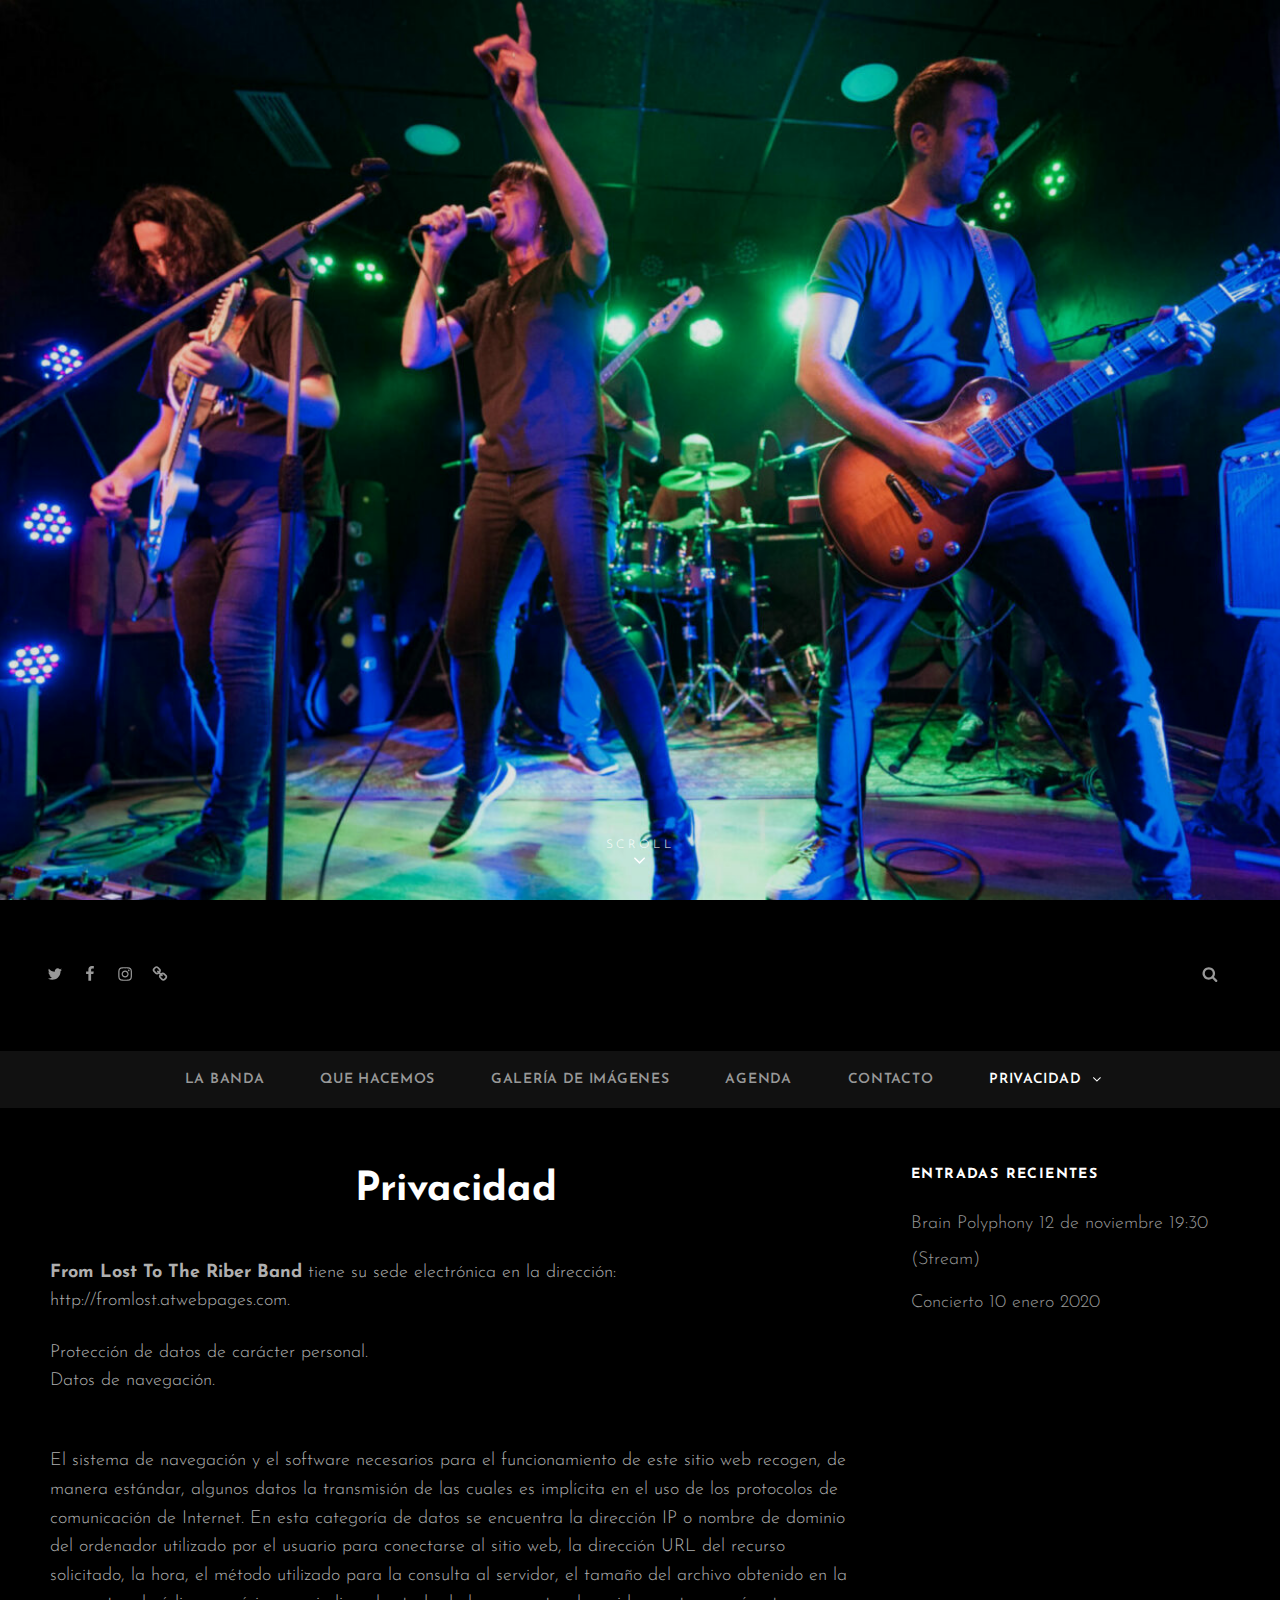
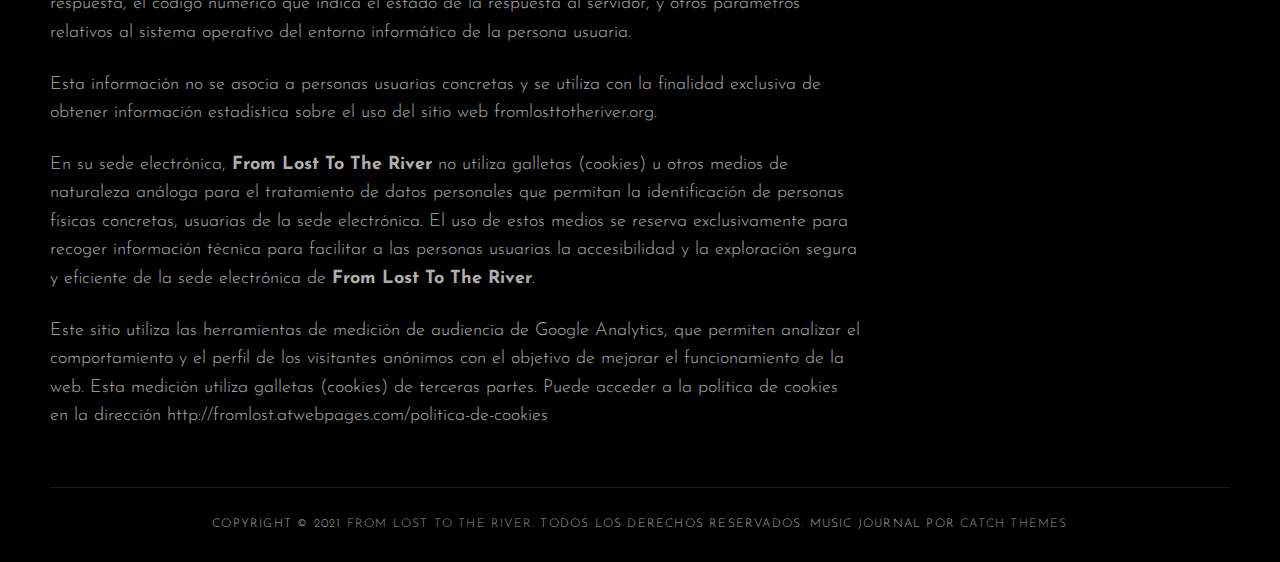
<file: privacidad/index.html>
<!DOCTYPE html>
<html lang="es" class="no-js">
<head>
	<meta charset="UTF-8">
	<meta name="viewport" content="width=device-width, initial-scale=1">
	<link rel="profile" href="http://gmpg.org/xfn/11">
	<script>(function(html){html.className = html.className.replace(/\bno-js\b/,'js')})(document.documentElement);</script>
<title>Privacidad &#8211; From Lost to the River</title>
<meta name="robots" content="max-image-preview:large">
<link rel="dns-prefetch" href="//fonts.googleapis.com">
<link rel="dns-prefetch" href="//s.w.org">
<link rel="alternate" type="application/rss+xml" title="From Lost to the River &raquo; Feed" href="/feed/">
<link rel="alternate" type="application/rss+xml" title="From Lost to the River &raquo; Feed de los comentarios" href="/comments/feed/">
<link rel="stylesheet" id="wp-block-library-css" href="/wp-includes/css/dist/block-library/style.min.css?ver=5.7" type="text/css" media="all">
<link rel="stylesheet" id="wp-block-library-theme-css" href="/wp-includes/css/dist/block-library/theme.min.css?ver=5.7" type="text/css" media="all">
<link rel="stylesheet" id="photo-journal-style-css" href="/wp-content/themes/photo-journal/style.css?ver=5.7" type="text/css" media="all">
<link rel="stylesheet" id="music-journal-style-css" href="/wp-content/themes/music-journal/style.css?ver=5.7" type="text/css" media="all">
<link rel="stylesheet" id="photo-journal-fonts-css" href="https://fonts.googleapis.com/css?family=Josefin+Sans%3A%3A300%2C400%2C600%2C700%7CGreat+Vibes%3A%3A300%2C400%2C600%2C700&#038;subset=latin%2Clatin-ext" type="text/css" media="all">
<link rel="stylesheet" id="photo-journal-block-style-css" href="/wp-content/themes/photo-journal/assets/css/blocks.css?ver=1.0" type="text/css" media="all">
<!--[if lt IE 9]>
<script type='text/javascript' src='http://fromlost.atwebpages.com/wp-content/themes/photo-journal/assets/js/html5.min.js?ver=3.7.3' id='photo-journal-html5-js'></script>
<![endif]-->
<script type="text/javascript" src="/wp-includes/js/jquery/jquery.min.js?ver=3.5.1" id="jquery-core-js"></script>
<script type="text/javascript" src="/wp-includes/js/jquery/jquery-migrate.min.js?ver=3.3.2" id="jquery-migrate-js"></script>
<link rel="https://api.w.org/" href="/wp-json/">
<link rel="alternate" type="application/json" href="/wp-json/wp/v2/pages/15">
<link rel="EditURI" type="application/rsd+xml" title="RSD" href="/xmlrpc.php?rsd">
<meta name="generator" content="WordPress 5.7">
<link rel="canonical" href="/privacidad/">
<link rel="shortlink" href="/?p=15">
<link rel="alternate" type="application/json+oembed" href="/wp-json/oembed/1.0/embed?url=http%3A%2F%2F%2Fprivacidad%2F">
<link rel="alternate" type="text/xml+oembed" href="/wp-json/oembed/1.0/embed?url=http%3A%2F%2F%2Fprivacidad%2F&#038;format=xml">
			<style type="text/css" id="photo-journal-header-css">.site-branding {
			margin: 0 auto 0 0;
		}

		.site-identity {
			clip: rect(1px, 1px, 1px, 1px);
			position: absolute;
		}</style>
	<link rel="icon" href="/wp-content/uploads/2021/04/cropped-cropped-FromLostToTheRiver_logo_190x190-32x32.jpeg" sizes="32x32">
<link rel="icon" href="/wp-content/uploads/2021/04/cropped-cropped-FromLostToTheRiver_logo_190x190-192x192.jpeg" sizes="192x192">
<link rel="apple-touch-icon" href="/wp-content/uploads/2021/04/cropped-cropped-FromLostToTheRiver_logo_190x190-180x180.jpeg">
<meta name="msapplication-TileImage" content="http://fromlost.atwebpages.com/wp-content/uploads/2021/04/cropped-cropped-FromLostToTheRiver_logo_190x190-270x270.jpeg">
</head>

<body class="page-template-default page page-id-15 wp-embed-responsive fluid-layout two-columns-layout content-left no-header-media-text header-right-menu-disabled social-header-enabled color-scheme-default">


<div id="page" class="site">
	<a class="skip-link screen-reader-text" href="#content">Saltar al contenido</a>

				<div class="header-media">
				<div class="wrapper">
										<div class="custom-header-media">
						<div id="wp-custom-header" class="wp-custom-header"><img src="/wp-content/uploads/2021/04/cropped-DSC1097-1-scaled-1.jpg" width="1920" height="1080" alt="From Lost to the River" srcset="/wp-content/uploads/2021/04/cropped-DSC1097-1-scaled-1.jpg 1920w, /wp-content/uploads/2021/04/cropped-DSC1097-1-scaled-1-300x169.jpg 300w, /wp-content/uploads/2021/04/cropped-DSC1097-1-scaled-1-1024x576.jpg 1024w, /wp-content/uploads/2021/04/cropped-DSC1097-1-scaled-1-768x432.jpg 768w, /wp-content/uploads/2021/04/cropped-DSC1097-1-scaled-1-1536x864.jpg 1536w, /wp-content/uploads/2021/04/cropped-DSC1097-1-scaled-1-990x557.jpg 990w" sizes="(max-width: 1920px) 100vw, 1920px"></div>					</div>
					
					<div class="custom-header-content sections header-media-section">

	
			<h2 class="entry-title"></h2>
	
	
	<p class="site-header-text">	</p>


</div>
				</div>
<!-- .wrapper -->

									<div class="scroll-down">
						<span>Scroll</span>
						<span class="scroll-here" aria-hidden="true"> <svg class="icon icon-angle-down" aria-hidden="true" role="img"> <use href="#icon-angle-down" xlink:href="#icon-angle-down"></use> </svg> </span>
					</div>
<!-- .scroll-down -->
				
			</div>
<!-- .header-media -->
		
<header id="masthead" class="site-header" role="banner">
	<div id="header-content" class="header-content">
		<div class="wrapper">
			<div class="site-header-main">
				
	<div id="site-header-social-menu" class="site-secondary-menu">
			<nav id="social-secondary-navigation-top" class="social-navigation displaynone" role="navigation" aria-label="Header Right Social Links Menu">
				<div class="menu-enllacos-socials-container"><ul id="menu-enllacos-socials" class="social-links-menu">
<li id="menu-item-32" class="menu-item menu-item-type-custom menu-item-object-custom menu-item-32"><a href="https://twitter.com/fromriver"><span class="screen-reader-text">Twitter</span><svg class="icon icon-twitter" aria-hidden="true" role="img"> <use href="#icon-twitter" xlink:href="#icon-twitter"></use> </svg></a></li>
<li id="menu-item-33" class="menu-item menu-item-type-custom menu-item-object-custom menu-item-33"><a href="https://www.facebook.com/FromLostTTRiver/"><span class="screen-reader-text">Facebook</span><svg class="icon icon-facebook" aria-hidden="true" role="img"> <use href="#icon-facebook" xlink:href="#icon-facebook"></use> </svg></a></li>
<li id="menu-item-34" class="menu-item menu-item-type-custom menu-item-object-custom menu-item-34"><a href="https://www.instagram.com/fromlostttriver/"><span class="screen-reader-text">Instagram</span><svg class="icon icon-instagram" aria-hidden="true" role="img"> <use href="#icon-instagram" xlink:href="#icon-instagram"></use> </svg></a></li>
<li id="menu-item-35" class="menu-item menu-item-type-custom menu-item-object-custom menu-item-35"><a href="/?feed=rss2"><span class="screen-reader-text">RSS</span><svg class="icon icon-chain" aria-hidden="true" role="img"> <use href="#icon-chain" xlink:href="#icon-chain"></use> </svg></a></li>
</ul></div>			</nav><!-- #social-secondary-navigation -->
	</div>
<!-- #site-header-menu -->
					<div class="site-branding">
						
						<div class="site-identity">
															<p class="site-title"><a href="/" rel="home">From Lost to the River</a></p>
															<p class="site-description">Grupo de música con objetivos solidarios y de concienciación social</p>
													</div>
<!-- .site-identity -->
					</div>
<!-- .site-branding -->
					<div class="secondary-search-wrapper">
						<div id="search-social-container-right" class="search-social-container with-social">
	        				<div id="search-container">
	            				

<form role="search" method="get" class="search-form" action="/">
	<label>
		<span class="screen-reader-text">Buscar:</span>
		<input type="search" class="search-field" placeholder="Buscar" value="" name="s">
	</label>
	<button type="submit" class="search-submit"><svg class="icon icon-search" aria-hidden="true" role="img"> <use href="#icon-search" xlink:href="#icon-search"></use> </svg><span class="screen-reader-text">Buscar</span></button>
</form>
	            			</div>
<!-- #search-container -->
						</div>
<!-- #search-social-container-right -->
					</div>
<!-- .secondary-search-wrapper -->
			</div>
<!-- .site-header-main -->
		</div>
<!-- .wrapper -->
	</div>
<!-- #header-content -->
</header><!-- .site-header -->


<div id="header-navigation-area">
	<div class="wrapper">
		<button id="primary-menu-toggle" class="menu-primary-toggle menu-toggle" aria-controls="primary-menu" aria-expanded="false">
			<svg class="icon icon-bars" aria-hidden="true" role="img"> <use href="#icon-bars" xlink:href="#icon-bars"></use> </svg><svg class="icon icon-close" aria-hidden="true" role="img"> <use href="#icon-close" xlink:href="#icon-close"></use> </svg><span class="menu-label-prefix">Principal</span>				<span class="menu-label">
					Menú				</span>
		</button>

		<div id="site-header-menu" class="site-primary-menu">
							<nav id="site-primary-navigation" class="main-navigation site-navigation custom-primary-menu" role="navigation" aria-label="Menú principal">
					<div class="primary-menu-container"><ul id="menu-menu-principal" class="primary-menu">
<li id="menu-item-37" class="menu-item menu-item-type-post_type menu-item-object-page menu-item-home menu-item-37"><a href="/">La Banda</a></li>
<li id="menu-item-38" class="menu-item menu-item-type-post_type menu-item-object-page menu-item-38"><a href="/que-hacemos/">Que hacemos</a></li>
<li id="menu-item-39" class="menu-item menu-item-type-post_type menu-item-object-page menu-item-39"><a href="/galeria-de-imagenes/">Galería de imágenes</a></li>
<li id="menu-item-40" class="menu-item menu-item-type-post_type menu-item-object-page menu-item-40"><a href="/agenda/">Agenda</a></li>
<li id="menu-item-41" class="menu-item menu-item-type-post_type menu-item-object-page menu-item-41"><a href="/contacto/">Contacto</a></li>
<li id="menu-item-42" class="menu-item menu-item-type-post_type menu-item-object-page current-menu-item page_item page-item-15 current_page_item menu-item-has-children menu-item-42">
<a href="/privacidad/" aria-current="page">Privacidad<svg class="icon icon-angle-down" aria-hidden="true" role="img"> <use href="#icon-angle-down" xlink:href="#icon-angle-down"></use> </svg></a>
<ul class="sub-menu">
	<li id="menu-item-43" class="menu-item menu-item-type-post_type menu-item-object-page menu-item-43"><a href="/politica-de-cookies/">Política de cookies</a></li>
</ul>
</li>
</ul></div>				</nav><!-- #site-primary-navigation.custom-primary-menu -->
			
			<div class="search-social-wrap">
				<div class="secondary-search-wrapper">
					<div id="search-social-container-right" class="search-social-container with-social">
        				<div id="search-container">
            				

<form role="search" method="get" class="search-form" action="/">
	<label>
		<span class="screen-reader-text">Buscar:</span>
		<input type="search" class="search-field" placeholder="Buscar" value="" name="s">
	</label>
	<button type="submit" class="search-submit"><svg class="icon icon-search" aria-hidden="true" role="img"> <use href="#icon-search" xlink:href="#icon-search"></use> </svg><span class="screen-reader-text">Buscar</span></button>
</form>
            			</div>
<!-- #search-container -->
					</div>
<!-- #search-social-container-right -->
				</div>
<!-- .secondary-search-wrapper -->

									<div id="site-header-social-menu" class="site-secondary-menu">
							<nav id="social-secondary-navigation-top" class="social-navigation displaynone" role="navigation" aria-label="Header Right Social Links Menu">
								<div class="menu-enllacos-socials-container"><ul id="menu-enllacos-socials-1" class="social-links-menu">
<li class="menu-item menu-item-type-custom menu-item-object-custom menu-item-32"><a href="https://twitter.com/fromriver"><span class="screen-reader-text">Twitter</span><svg class="icon icon-twitter" aria-hidden="true" role="img"> <use href="#icon-twitter" xlink:href="#icon-twitter"></use> </svg></a></li>
<li class="menu-item menu-item-type-custom menu-item-object-custom menu-item-33"><a href="https://www.facebook.com/FromLostTTRiver/"><span class="screen-reader-text">Facebook</span><svg class="icon icon-facebook" aria-hidden="true" role="img"> <use href="#icon-facebook" xlink:href="#icon-facebook"></use> </svg></a></li>
<li class="menu-item menu-item-type-custom menu-item-object-custom menu-item-34"><a href="https://www.instagram.com/fromlostttriver/"><span class="screen-reader-text">Instagram</span><svg class="icon icon-instagram" aria-hidden="true" role="img"> <use href="#icon-instagram" xlink:href="#icon-instagram"></use> </svg></a></li>
<li class="menu-item menu-item-type-custom menu-item-object-custom menu-item-35"><a href="/?feed=rss2"><span class="screen-reader-text">RSS</span><svg class="icon icon-chain" aria-hidden="true" role="img"> <use href="#icon-chain" xlink:href="#icon-chain"></use> </svg></a></li>
</ul></div>							</nav><!-- #social-secondary-navigation -->
					</div>
<!-- #site-header-menu -->
								</div> <!-- .search-social-wrap -->
		</div>
<!-- .site-header-main -->
	</div>
<!-- .wrapper -->
</div>
<!-- #header-navigation-area -->








	
	<div id="content" class="site-content">
		<div class="wrapper">

	<div id="primary" class="content-area">
		<main id="main" class="site-main" role="main">
			<div class="singular-content-wrap">
				
<article id="post-15" class="post-15 page type-page status-publish hentry">
	<header class="entry-header">
		<h1 class="page-title">Privacidad</h1>	</header><!-- .entry-header -->

	
	<div class="entry-content">
		
<p><strong>From Lost To The Riber Band</strong> tiene su sede electrónica en la dirección: http://fromlost.atwebpages.com.</p>



<p>Protección de datos de carácter personal.<br>Datos de navegación.</p>



<p><br>El sistema de navegación y el software necesarios para el funcionamiento de este sitio web recogen, de manera estándar, algunos datos la transmisión de las cuales es implícita en el uso de los protocolos de comunicación de Internet. En esta categoría de datos se encuentra la dirección IP o nombre de dominio del ordenador utilizado por el usuario para conectarse al sitio web, la dirección URL del recurso solicitado, la hora, el método utilizado para la consulta al servidor, el tamaño del archivo obtenido en la respuesta, el código numérico que indica el estado de la respuesta al servidor, y otros parámetros relativos al sistema operativo del entorno informático de la persona usuaria.</p>



<p>Esta información no se asocia a personas usuarias concretas y se utiliza con la finalidad exclusiva de obtener información estadística sobre el uso del sitio web fromlosttotheriver.org.</p>



<p>En su sede electrónica, <strong>From Lost To The River</strong> no utiliza galletas (cookies) u otros medios de naturaleza análoga para el tratamiento de datos personales que permitan la identificación de personas físicas concretas, usuarias de la sede electrónica. El uso de estos medios se reserva exclusivamente para recoger información técnica para facilitar a las personas usuarias la accesibilidad y la exploración segura y eficiente de la sede electrónica de <strong>From Lost To The River</strong>.</p>



<p>Este sitio utiliza las herramientas de medición de audiencia de Google Analytics, que permiten analizar el comportamiento y el perfil de los visitantes anónimos con el objetivo de mejorar el funcionamiento de la web. Esta medición utiliza galletas (cookies) de terceras partes. Puede acceder a la política de cookies en la dirección http://fromlost.atwebpages.com/politica-de-cookies</p>
	</div>
<!-- .entry-content -->

	
</article><!-- #post-## -->

			</div>
<!-- .singular-content-wrap -->
		</main><!-- .site-main -->
	</div>
<!-- .content-area -->

	

<aside id="secondary" class="sidebar widget-area" role="complementary">
	
		<section id="recent-posts-2" class="widget widget_recent_entries">
		<h2 class="widget-title">Entradas recientes</h2>
		<ul>
											<li>
					<a href="/brain-polyphony-12-de-noviembre-1930-stream/">Brain Polyphony 12 de noviembre 19:30 (Stream)</a>
									</li>
											<li>
					<a href="/concierto-10-enero-2020/">Concierto  10 enero 2020</a>
									</li>
					</ul>

		</section></aside><!-- .sidebar .widget-area -->
		</div>
<!-- .wrapper -->
	</div>
<!-- .site-content -->

	

	<footer id="colophon" class="site-footer" role="contentinfo">

		

		<div id="site-generator">
			
			

	<div class="site-info">
		<div class="wrapper">
<div id="footer-left-content" class="copyright">Copyright &copy; 2021 <a href="/">From Lost to the River</a>. Todos los derechos reservados. Music Journal&nbsp;por&nbsp;<a target="_blank" href="https://catchthemes.com/">Catch Themes</a>
</div>
		</div>
<!-- .wrapper -->
	</div>
<!-- .site-info -->		</div>
<!-- #site-generator -->

	</footer><!-- .site-footer -->
</div>
<!-- .site -->

<a href="#masthead" id="scrollup" class="backtotop"><svg class="icon icon-angle-down" aria-hidden="true" role="img"> <use href="#icon-angle-down" xlink:href="#icon-angle-down"></use> </svg><span class="screen-reader-text">Desplazar hacia arriba</span></a><script type="text/javascript" src="/wp-content/themes/photo-journal/assets/js/skip-link-focus-fix.min.js?ver=20181115" id="photo-journal-skip-link-focus-fix-js"></script>
<script type="text/javascript" src="/wp-content/themes/photo-journal/assets/js/fitvids.min.js?ver=1.1" id="jquery-fitvids-js"></script>
<script type="text/javascript" src="/wp-content/themes/photo-journal/assets/js/jquery.matchHeight.min.js?ver=20181115" id="jquery-match-height-js"></script>
<script type="text/javascript" src="/wp-includes/js/imagesloaded.min.js?ver=4.1.4" id="imagesloaded-js"></script>
<script type="text/javascript" src="/wp-includes/js/masonry.min.js?ver=4.2.2" id="masonry-js"></script>
<script type="text/javascript" src="/wp-includes/js/jquery/jquery.masonry.min.js?ver=3.1.2b" id="jquery-masonry-js"></script>
<script type="text/javascript" id="photo-journal-script-js-extra">
/* <![CDATA[ */
var photoJournalScreenReaderText = {"expand":"ampliar el menú hijo","collapse":"contraer menú hijo","icon":"<svg class=\"icon icon-angle-down\" aria-hidden=\"true\" role=\"img\"> <use href=\"#icon-angle-down\" xlink:href=\"#icon-angle-down\"><\/use> <span class=\"svg-fallback icon-angle-down\"><\/span><\/svg>"};
/* ]]> */
</script>
<script type="text/javascript" src="/wp-content/themes/photo-journal/assets/js/functions.min.js?ver=20181115" id="photo-journal-script-js"></script>
<svg style="position: absolute; width: 0; height: 0; overflow: hidden;" version="1.1" xmlns="http://www.w3.org/2000/svg" xmlns:xlink="http://www.w3.org/1999/xlink">
<defs>
<symbol id="icon-behance" viewbox="0 0 37 32">
<path class="path1" d="M33 6.054h-9.125v2.214h9.125v-2.214zM28.5 13.661q-1.607 0-2.607 0.938t-1.107 2.545h7.286q-0.321-3.482-3.571-3.482zM28.786 24.107q1.125 0 2.179-0.571t1.357-1.554h3.946q-1.786 5.482-7.625 5.482-3.821 0-6.080-2.357t-2.259-6.196q0-3.714 2.33-6.17t6.009-2.455q2.464 0 4.295 1.214t2.732 3.196 0.902 4.429q0 0.304-0.036 0.839h-11.75q0 1.982 1.027 3.063t2.973 1.080zM4.946 23.214h5.286q3.661 0 3.661-2.982 0-3.214-3.554-3.214h-5.393v6.196zM4.946 13.625h5.018q1.393 0 2.205-0.652t0.813-2.027q0-2.571-3.393-2.571h-4.643v5.25zM0 4.536h10.607q1.554 0 2.768 0.25t2.259 0.848 1.607 1.723 0.563 2.75q0 3.232-3.071 4.696 2.036 0.571 3.071 2.054t1.036 3.643q0 1.339-0.438 2.438t-1.179 1.848-1.759 1.268-2.161 0.75-2.393 0.232h-10.911v-22.5z"></path>
</symbol>
<symbol id="icon-deviantart" viewbox="0 0 18 32">
<path class="path1" d="M18.286 5.411l-5.411 10.393 0.429 0.554h4.982v7.411h-9.054l-0.786 0.536-2.536 4.875-0.536 0.536h-5.375v-5.411l5.411-10.411-0.429-0.536h-4.982v-7.411h9.054l0.786-0.536 2.536-4.875 0.536-0.536h5.375v5.411z"></path>
</symbol>
<symbol id="icon-medium" viewbox="0 0 32 32">
<path class="path1" d="M10.661 7.518v20.946q0 0.446-0.223 0.759t-0.652 0.313q-0.304 0-0.589-0.143l-8.304-4.161q-0.375-0.179-0.634-0.598t-0.259-0.83v-20.357q0-0.357 0.179-0.607t0.518-0.25q0.25 0 0.786 0.268l9.125 4.571q0.054 0.054 0.054 0.089zM11.804 9.321l9.536 15.464-9.536-4.75v-10.714zM32 9.643v18.821q0 0.446-0.25 0.723t-0.679 0.277-0.839-0.232l-7.875-3.929zM31.946 7.5q0 0.054-4.58 7.491t-5.366 8.705l-6.964-11.321 5.786-9.411q0.304-0.5 0.929-0.5 0.25 0 0.464 0.107l9.661 4.821q0.071 0.036 0.071 0.107z"></path>
</symbol>
<symbol id="icon-slideshare" viewbox="0 0 32 32">
<path class="path1" d="M15.589 13.214q0 1.482-1.134 2.545t-2.723 1.063-2.723-1.063-1.134-2.545q0-1.5 1.134-2.554t2.723-1.054 2.723 1.054 1.134 2.554zM24.554 13.214q0 1.482-1.125 2.545t-2.732 1.063q-1.589 0-2.723-1.063t-1.134-2.545q0-1.5 1.134-2.554t2.723-1.054q1.607 0 2.732 1.054t1.125 2.554zM28.571 16.429v-11.911q0-1.554-0.571-2.205t-1.982-0.652h-19.857q-1.482 0-2.009 0.607t-0.527 2.25v12.018q0.768 0.411 1.58 0.714t1.446 0.5 1.446 0.33 1.268 0.196 1.25 0.071 1.045 0.009 1.009-0.036 0.795-0.036q1.214-0.018 1.696 0.482 0.107 0.107 0.179 0.161 0.464 0.446 1.089 0.911 0.125-1.625 2.107-1.554 0.089 0 0.652 0.027t0.768 0.036 0.813 0.018 0.946-0.018 0.973-0.080 1.089-0.152 1.107-0.241 1.196-0.348 1.205-0.482 1.286-0.616zM31.482 16.339q-2.161 2.661-6.643 4.5 1.5 5.089-0.411 8.304-1.179 2.018-3.268 2.643-1.857 0.571-3.25-0.268-1.536-0.911-1.464-2.929l-0.018-5.821v-0.018q-0.143-0.036-0.438-0.107t-0.42-0.089l-0.018 6.036q0.071 2.036-1.482 2.929-1.411 0.839-3.268 0.268-2.089-0.643-3.25-2.679-1.875-3.214-0.393-8.268-4.482-1.839-6.643-4.5-0.446-0.661-0.071-1.125t1.071 0.018q0.054 0.036 0.196 0.125t0.196 0.143v-12.393q0-1.286 0.839-2.196t2.036-0.911h22.446q1.196 0 2.036 0.911t0.839 2.196v12.393l0.375-0.268q0.696-0.482 1.071-0.018t-0.071 1.125z"></path>
</symbol>
<symbol id="icon-snapchat-ghost" viewbox="0 0 30 32">
<path class="path1" d="M15.143 2.286q2.393-0.018 4.295 1.223t2.92 3.438q0.482 1.036 0.482 3.196 0 0.839-0.161 3.411 0.25 0.125 0.5 0.125 0.321 0 0.911-0.241t0.911-0.241q0.518 0 1 0.321t0.482 0.821q0 0.571-0.563 0.964t-1.232 0.563-1.232 0.518-0.563 0.848q0 0.268 0.214 0.768 0.661 1.464 1.83 2.679t2.58 1.804q0.5 0.214 1.429 0.411 0.5 0.107 0.5 0.625 0 1.25-3.911 1.839-0.125 0.196-0.196 0.696t-0.25 0.83-0.589 0.33q-0.357 0-1.107-0.116t-1.143-0.116q-0.661 0-1.107 0.089-0.571 0.089-1.125 0.402t-1.036 0.679-1.036 0.723-1.357 0.598-1.768 0.241q-0.929 0-1.723-0.241t-1.339-0.598-1.027-0.723-1.036-0.679-1.107-0.402q-0.464-0.089-1.125-0.089-0.429 0-1.17 0.134t-1.045 0.134q-0.446 0-0.625-0.33t-0.25-0.848-0.196-0.714q-3.911-0.589-3.911-1.839 0-0.518 0.5-0.625 0.929-0.196 1.429-0.411 1.393-0.571 2.58-1.804t1.83-2.679q0.214-0.5 0.214-0.768 0-0.5-0.563-0.848t-1.241-0.527-1.241-0.563-0.563-0.938q0-0.482 0.464-0.813t0.982-0.33q0.268 0 0.857 0.232t0.946 0.232q0.321 0 0.571-0.125-0.161-2.536-0.161-3.393 0-2.179 0.482-3.214 1.143-2.446 3.071-3.536t4.714-1.125z"></path>
</symbol>
<symbol id="icon-yelp" viewbox="0 0 27 32">
<path class="path1" d="M13.804 23.554v2.268q-0.018 5.214-0.107 5.446-0.214 0.571-0.911 0.714-0.964 0.161-3.241-0.679t-2.902-1.589q-0.232-0.268-0.304-0.643-0.018-0.214 0.071-0.464 0.071-0.179 0.607-0.839t3.232-3.857q0.018 0 1.071-1.25 0.268-0.339 0.705-0.438t0.884 0.063q0.429 0.179 0.67 0.518t0.223 0.75zM11.143 19.071q-0.054 0.982-0.929 1.25l-2.143 0.696q-4.911 1.571-5.214 1.571-0.625-0.036-0.964-0.643-0.214-0.446-0.304-1.339-0.143-1.357 0.018-2.973t0.536-2.223 1-0.571q0.232 0 3.607 1.375 1.25 0.518 2.054 0.839l1.5 0.607q0.411 0.161 0.634 0.545t0.205 0.866zM25.893 24.375q-0.125 0.964-1.634 2.875t-2.42 2.268q-0.661 0.25-1.125-0.125-0.25-0.179-3.286-5.125l-0.839-1.375q-0.25-0.375-0.205-0.821t0.348-0.821q0.625-0.768 1.482-0.464 0.018 0.018 2.125 0.714 3.625 1.179 4.321 1.42t0.839 0.366q0.5 0.393 0.393 1.089zM13.893 13.089q0.089 1.821-0.964 2.179-1.036 0.304-2.036-1.268l-6.75-10.679q-0.143-0.625 0.339-1.107 0.732-0.768 3.705-1.598t4.009-0.563q0.714 0.179 0.875 0.804 0.054 0.321 0.393 5.455t0.429 6.777zM25.714 15.018q0.054 0.696-0.464 1.054-0.268 0.179-5.875 1.536-1.196 0.268-1.625 0.411l0.018-0.036q-0.411 0.107-0.821-0.071t-0.661-0.571q-0.536-0.839 0-1.554 0.018-0.018 1.339-1.821 2.232-3.054 2.679-3.643t0.607-0.696q0.5-0.339 1.161-0.036 0.857 0.411 2.196 2.384t1.446 2.991v0.054z"></path>
</symbol>
<symbol id="icon-vine" viewbox="0 0 27 32">
<path class="path1" d="M26.732 14.768v3.536q-1.804 0.411-3.536 0.411-1.161 2.429-2.955 4.839t-3.241 3.848-2.286 1.902q-1.429 0.804-2.893-0.054-0.5-0.304-1.080-0.777t-1.518-1.491-1.83-2.295-1.92-3.286-1.884-4.357-1.634-5.616-1.259-6.964h5.054q0.464 3.893 1.25 7.116t1.866 5.661 2.17 4.205 2.5 3.482q3.018-3.018 5.125-7.25-2.536-1.286-3.982-3.929t-1.446-5.946q0-3.429 1.857-5.616t5.071-2.188q3.179 0 4.875 1.884t1.696 5.313q0 2.839-1.036 5.107-0.125 0.018-0.348 0.054t-0.821 0.036-1.125-0.107-1.107-0.455-0.902-0.92q0.554-1.839 0.554-3.286 0-1.554-0.518-2.357t-1.411-0.804q-0.946 0-1.518 0.884t-0.571 2.509q0 3.321 1.875 5.241t4.768 1.92q1.107 0 2.161-0.25z"></path>
</symbol>
<symbol id="icon-vk" viewbox="0 0 35 32">
<path class="path1" d="M34.232 9.286q0.411 1.143-2.679 5.25-0.429 0.571-1.161 1.518-1.393 1.786-1.607 2.339-0.304 0.732 0.25 1.446 0.304 0.375 1.446 1.464h0.018l0.071 0.071q2.518 2.339 3.411 3.946 0.054 0.089 0.116 0.223t0.125 0.473-0.009 0.607-0.446 0.491-1.054 0.223l-4.571 0.071q-0.429 0.089-1-0.089t-0.929-0.393l-0.357-0.214q-0.536-0.375-1.25-1.143t-1.223-1.384-1.089-1.036-1.009-0.277q-0.054 0.018-0.143 0.063t-0.304 0.259-0.384 0.527-0.304 0.929-0.116 1.384q0 0.268-0.063 0.491t-0.134 0.33l-0.071 0.089q-0.321 0.339-0.946 0.393h-2.054q-1.268 0.071-2.607-0.295t-2.348-0.946-1.839-1.179-1.259-1.027l-0.446-0.429q-0.179-0.179-0.491-0.536t-1.277-1.625-1.893-2.696-2.188-3.768-2.33-4.857q-0.107-0.286-0.107-0.482t0.054-0.286l0.071-0.107q0.268-0.339 1.018-0.339l4.893-0.036q0.214 0.036 0.411 0.116t0.286 0.152l0.089 0.054q0.286 0.196 0.429 0.571 0.357 0.893 0.821 1.848t0.732 1.455l0.286 0.518q0.518 1.071 1 1.857t0.866 1.223 0.741 0.688 0.607 0.25 0.482-0.089q0.036-0.018 0.089-0.089t0.214-0.393 0.241-0.839 0.17-1.446 0-2.232q-0.036-0.714-0.161-1.304t-0.25-0.821l-0.107-0.214q-0.446-0.607-1.518-0.768-0.232-0.036 0.089-0.429 0.304-0.339 0.679-0.536 0.946-0.464 4.268-0.429 1.464 0.018 2.411 0.232 0.357 0.089 0.598 0.241t0.366 0.429 0.188 0.571 0.063 0.813-0.018 0.982-0.045 1.259-0.027 1.473q0 0.196-0.018 0.75t-0.009 0.857 0.063 0.723 0.205 0.696 0.402 0.438q0.143 0.036 0.304 0.071t0.464-0.196 0.679-0.616 0.929-1.196 1.214-1.92q1.071-1.857 1.911-4.018 0.071-0.179 0.179-0.313t0.196-0.188l0.071-0.054 0.089-0.045t0.232-0.054 0.357-0.009l5.143-0.036q0.696-0.089 1.143 0.045t0.554 0.295z"></path>
</symbol>
<symbol id="icon-search" viewbox="0 0 30 32">
<path class="path1" d="M20.571 14.857q0-3.304-2.348-5.652t-5.652-2.348-5.652 2.348-2.348 5.652 2.348 5.652 5.652 2.348 5.652-2.348 2.348-5.652zM29.714 29.714q0 0.929-0.679 1.607t-1.607 0.679q-0.964 0-1.607-0.679l-6.125-6.107q-3.196 2.214-7.125 2.214-2.554 0-4.884-0.991t-4.018-2.679-2.679-4.018-0.991-4.884 0.991-4.884 2.679-4.018 4.018-2.679 4.884-0.991 4.884 0.991 4.018 2.679 2.679 4.018 0.991 4.884q0 3.929-2.214 7.125l6.125 6.125q0.661 0.661 0.661 1.607z"></path>
</symbol>
<symbol id="icon-envelope-o" viewbox="0 0 1792 1792">
<path d="M1664 1504v-768q-32 36-69 66-268 206-426 338-51 43-83 67t-86.5 48.5-102.5 24.5h-2q-48 0-102.5-24.5t-86.5-48.5-83-67q-158-132-426-338-37-30-69-66v768q0 13 9.5 22.5t22.5 9.5h1472q13 0 22.5-9.5t9.5-22.5zm0-1051v-24.5l-.5-13-3-12.5-5.5-9-9-7.5-14-2.5h-1472q-13 0-22.5 9.5t-9.5 22.5q0 168 147 284 193 152 401 317 6 5 35 29.5t46 37.5 44.5 31.5 50.5 27.5 43 9h2q20 0 43-9t50.5-27.5 44.5-31.5 46-37.5 35-29.5q208-165 401-317 54-43 100.5-115.5t46.5-131.5zm128-37v1088q0 66-47 113t-113 47h-1472q-66 0-113-47t-47-113v-1088q0-66 47-113t113-47h1472q66 0 113 47t47 113z"></path>
</symbol>
<symbol id="icon-close" viewbox="0 0 25 32">
<path class="path1" d="M23.179 23.607q0 0.714-0.5 1.214l-2.429 2.429q-0.5 0.5-1.214 0.5t-1.214-0.5l-5.25-5.25-5.25 5.25q-0.5 0.5-1.214 0.5t-1.214-0.5l-2.429-2.429q-0.5-0.5-0.5-1.214t0.5-1.214l5.25-5.25-5.25-5.25q-0.5-0.5-0.5-1.214t0.5-1.214l2.429-2.429q0.5-0.5 1.214-0.5t1.214 0.5l5.25 5.25 5.25-5.25q0.5-0.5 1.214-0.5t1.214 0.5l2.429 2.429q0.5 0.5 0.5 1.214t-0.5 1.214l-5.25 5.25 5.25 5.25q0.5 0.5 0.5 1.214z"></path>
</symbol>
<symbol id="icon-angle-down" viewbox="0 0 21 32">
<path class="path1" d="M19.196 13.143q0 0.232-0.179 0.411l-8.321 8.321q-0.179 0.179-0.411 0.179t-0.411-0.179l-8.321-8.321q-0.179-0.179-0.179-0.411t0.179-0.411l0.893-0.893q0.179-0.179 0.411-0.179t0.411 0.179l7.018 7.018 7.018-7.018q0.179-0.179 0.411-0.179t0.411 0.179l0.893 0.893q0.179 0.179 0.179 0.411z"></path>
</symbol>
<symbol id="icon-folder-open" viewbox="0 0 34 32">
<path class="path1" d="M33.554 17q0 0.554-0.554 1.179l-6 7.071q-0.768 0.911-2.152 1.545t-2.563 0.634h-19.429q-0.607 0-1.080-0.232t-0.473-0.768q0-0.554 0.554-1.179l6-7.071q0.768-0.911 2.152-1.545t2.563-0.634h19.429q0.607 0 1.080 0.232t0.473 0.768zM27.429 10.857v2.857h-14.857q-1.679 0-3.518 0.848t-2.929 2.134l-6.107 7.179q0-0.071-0.009-0.223t-0.009-0.223v-17.143q0-1.643 1.179-2.821t2.821-1.179h5.714q1.643 0 2.821 1.179t1.179 2.821v0.571h9.714q1.643 0 2.821 1.179t1.179 2.821z"></path>
</symbol>
<symbol id="icon-twitter" viewbox="0 0 30 32">
<path class="path1" d="M28.929 7.286q-1.196 1.75-2.893 2.982 0.018 0.25 0.018 0.75 0 2.321-0.679 4.634t-2.063 4.437-3.295 3.759-4.607 2.607-5.768 0.973q-4.839 0-8.857-2.589 0.625 0.071 1.393 0.071 4.018 0 7.161-2.464-1.875-0.036-3.357-1.152t-2.036-2.848q0.589 0.089 1.089 0.089 0.768 0 1.518-0.196-2-0.411-3.313-1.991t-1.313-3.67v-0.071q1.214 0.679 2.607 0.732-1.179-0.786-1.875-2.054t-0.696-2.75q0-1.571 0.786-2.911 2.161 2.661 5.259 4.259t6.634 1.777q-0.143-0.679-0.143-1.321 0-2.393 1.688-4.080t4.080-1.688q2.5 0 4.214 1.821 1.946-0.375 3.661-1.393-0.661 2.054-2.536 3.179 1.661-0.179 3.321-0.893z"></path>
</symbol>
<symbol id="icon-facebook" viewbox="0 0 19 32">
<path class="path1" d="M17.125 0.214v4.714h-2.804q-1.536 0-2.071 0.643t-0.536 1.929v3.375h5.232l-0.696 5.286h-4.536v13.554h-5.464v-13.554h-4.554v-5.286h4.554v-3.893q0-3.321 1.857-5.152t4.946-1.83q2.625 0 4.071 0.214z"></path>
</symbol>
<symbol id="icon-github" viewbox="0 0 27 32">
<path class="path1" d="M13.714 2.286q3.732 0 6.884 1.839t4.991 4.991 1.839 6.884q0 4.482-2.616 8.063t-6.759 4.955q-0.482 0.089-0.714-0.125t-0.232-0.536q0-0.054 0.009-1.366t0.009-2.402q0-1.732-0.929-2.536 1.018-0.107 1.83-0.321t1.679-0.696 1.446-1.188 0.946-1.875 0.366-2.688q0-2.125-1.411-3.679 0.661-1.625-0.143-3.643-0.5-0.161-1.446 0.196t-1.643 0.786l-0.679 0.429q-1.661-0.464-3.429-0.464t-3.429 0.464q-0.286-0.196-0.759-0.482t-1.491-0.688-1.518-0.241q-0.804 2.018-0.143 3.643-1.411 1.554-1.411 3.679 0 1.518 0.366 2.679t0.938 1.875 1.438 1.196 1.679 0.696 1.83 0.321q-0.696 0.643-0.875 1.839-0.375 0.179-0.804 0.268t-1.018 0.089-1.17-0.384-0.991-1.116q-0.339-0.571-0.866-0.929t-0.884-0.429l-0.357-0.054q-0.375 0-0.518 0.080t-0.089 0.205 0.161 0.25 0.232 0.214l0.125 0.089q0.393 0.179 0.777 0.679t0.563 0.911l0.179 0.411q0.232 0.679 0.786 1.098t1.196 0.536 1.241 0.125 0.991-0.063l0.411-0.071q0 0.679 0.009 1.58t0.009 0.973q0 0.321-0.232 0.536t-0.714 0.125q-4.143-1.375-6.759-4.955t-2.616-8.063q0-3.732 1.839-6.884t4.991-4.991 6.884-1.839zM5.196 21.982q0.054-0.125-0.125-0.214-0.179-0.054-0.232 0.036-0.054 0.125 0.125 0.214 0.161 0.107 0.232-0.036zM5.75 22.589q0.125-0.089-0.036-0.286-0.179-0.161-0.286-0.054-0.125 0.089 0.036 0.286 0.179 0.179 0.286 0.054zM6.286 23.393q0.161-0.125 0-0.339-0.143-0.232-0.304-0.107-0.161 0.089 0 0.321t0.304 0.125zM7.036 24.143q0.143-0.143-0.071-0.339-0.214-0.214-0.357-0.054-0.161 0.143 0.071 0.339 0.214 0.214 0.357 0.054zM8.054 24.589q0.054-0.196-0.232-0.286-0.268-0.071-0.339 0.125t0.232 0.268q0.268 0.107 0.339-0.107zM9.179 24.679q0-0.232-0.304-0.196-0.286 0-0.286 0.196 0 0.232 0.304 0.196 0.286 0 0.286-0.196zM10.214 24.5q-0.036-0.196-0.321-0.161-0.286 0.054-0.25 0.268t0.321 0.143 0.25-0.25z"></path>
</symbol>
<symbol id="icon-bars" viewbox="0 0 27 32">
<path class="path1" d="M27.429 24v2.286q0 0.464-0.339 0.804t-0.804 0.339h-25.143q-0.464 0-0.804-0.339t-0.339-0.804v-2.286q0-0.464 0.339-0.804t0.804-0.339h25.143q0.464 0 0.804 0.339t0.339 0.804zM27.429 14.857v2.286q0 0.464-0.339 0.804t-0.804 0.339h-25.143q-0.464 0-0.804-0.339t-0.339-0.804v-2.286q0-0.464 0.339-0.804t0.804-0.339h25.143q0.464 0 0.804 0.339t0.339 0.804zM27.429 5.714v2.286q0 0.464-0.339 0.804t-0.804 0.339h-25.143q-0.464 0-0.804-0.339t-0.339-0.804v-2.286q0-0.464 0.339-0.804t0.804-0.339h25.143q0.464 0 0.804 0.339t0.339 0.804z"></path>
</symbol>
<symbol id="icon-google-plus" viewbox="0 0 41 32">
<path class="path1" d="M25.661 16.304q0 3.714-1.554 6.616t-4.429 4.536-6.589 1.634q-2.661 0-5.089-1.036t-4.179-2.786-2.786-4.179-1.036-5.089 1.036-5.089 2.786-4.179 4.179-2.786 5.089-1.036q5.107 0 8.768 3.429l-3.554 3.411q-2.089-2.018-5.214-2.018-2.196 0-4.063 1.107t-2.955 3.009-1.089 4.152 1.089 4.152 2.955 3.009 4.063 1.107q1.482 0 2.723-0.411t2.045-1.027 1.402-1.402 0.875-1.482 0.384-1.321h-7.429v-4.5h12.357q0.214 1.125 0.214 2.179zM41.143 14.125v3.75h-3.732v3.732h-3.75v-3.732h-3.732v-3.75h3.732v-3.732h3.75v3.732h3.732z"></path>
</symbol>
<symbol id="icon-linkedin" viewbox="0 0 27 32">
<path class="path1" d="M6.232 11.161v17.696h-5.893v-17.696h5.893zM6.607 5.696q0.018 1.304-0.902 2.179t-2.42 0.875h-0.036q-1.464 0-2.357-0.875t-0.893-2.179q0-1.321 0.92-2.188t2.402-0.866 2.375 0.866 0.911 2.188zM27.429 18.714v10.143h-5.875v-9.464q0-1.875-0.723-2.938t-2.259-1.063q-1.125 0-1.884 0.616t-1.134 1.527q-0.196 0.536-0.196 1.446v9.875h-5.875q0.036-7.125 0.036-11.554t-0.018-5.286l-0.018-0.857h5.875v2.571h-0.036q0.357-0.571 0.732-1t1.009-0.929 1.554-0.777 2.045-0.277q3.054 0 4.911 2.027t1.857 5.938z"></path>
</symbol>
<symbol id="icon-quote-right" viewbox="0 0 30 32">
<path class="path1" d="M13.714 5.714v12.571q0 1.857-0.723 3.545t-1.955 2.92-2.92 1.955-3.545 0.723h-1.143q-0.464 0-0.804-0.339t-0.339-0.804v-2.286q0-0.464 0.339-0.804t0.804-0.339h1.143q1.893 0 3.232-1.339t1.339-3.232v-0.571q0-0.714-0.5-1.214t-1.214-0.5h-4q-1.429 0-2.429-1t-1-2.429v-6.857q0-1.429 1-2.429t2.429-1h6.857q1.429 0 2.429 1t1 2.429zM29.714 5.714v12.571q0 1.857-0.723 3.545t-1.955 2.92-2.92 1.955-3.545 0.723h-1.143q-0.464 0-0.804-0.339t-0.339-0.804v-2.286q0-0.464 0.339-0.804t0.804-0.339h1.143q1.893 0 3.232-1.339t1.339-3.232v-0.571q0-0.714-0.5-1.214t-1.214-0.5h-4q-1.429 0-2.429-1t-1-2.429v-6.857q0-1.429 1-2.429t2.429-1h6.857q1.429 0 2.429 1t1 2.429z"></path>
</symbol>
<symbol id="icon-mail-reply" viewbox="0 0 32 32">
<path class="path1" d="M32 20q0 2.964-2.268 8.054-0.054 0.125-0.188 0.429t-0.241 0.536-0.232 0.393q-0.214 0.304-0.5 0.304-0.268 0-0.42-0.179t-0.152-0.446q0-0.161 0.045-0.473t0.045-0.42q0.089-1.214 0.089-2.196 0-1.804-0.313-3.232t-0.866-2.473-1.429-1.804-1.884-1.241-2.375-0.759-2.75-0.384-3.134-0.107h-4v4.571q0 0.464-0.339 0.804t-0.804 0.339-0.804-0.339l-9.143-9.143q-0.339-0.339-0.339-0.804t0.339-0.804l9.143-9.143q0.339-0.339 0.804-0.339t0.804 0.339 0.339 0.804v4.571h4q12.732 0 15.625 7.196 0.946 2.393 0.946 5.946z"></path>
</symbol>
<symbol id="icon-youtube" viewbox="0 0 27 32">
<path class="path1" d="M17.339 22.214v3.768q0 1.196-0.696 1.196-0.411 0-0.804-0.393v-5.375q0.393-0.393 0.804-0.393 0.696 0 0.696 1.196zM23.375 22.232v0.821h-1.607v-0.821q0-1.214 0.804-1.214t0.804 1.214zM6.125 18.339h1.911v-1.679h-5.571v1.679h1.875v10.161h1.786v-10.161zM11.268 28.5h1.589v-8.821h-1.589v6.75q-0.536 0.75-1.018 0.75-0.321 0-0.375-0.375-0.018-0.054-0.018-0.625v-6.5h-1.589v6.982q0 0.875 0.143 1.304 0.214 0.661 1.036 0.661 0.857 0 1.821-1.089v0.964zM18.929 25.857v-3.518q0-1.304-0.161-1.768-0.304-1-1.268-1-0.893 0-1.661 0.964v-3.875h-1.589v11.839h1.589v-0.857q0.804 0.982 1.661 0.982 0.964 0 1.268-0.982 0.161-0.482 0.161-1.786zM24.964 25.679v-0.232h-1.625q0 0.911-0.036 1.089-0.125 0.643-0.714 0.643-0.821 0-0.821-1.232v-1.554h3.196v-1.839q0-1.411-0.482-2.071-0.696-0.911-1.893-0.911-1.214 0-1.911 0.911-0.5 0.661-0.5 2.071v3.089q0 1.411 0.518 2.071 0.696 0.911 1.929 0.911 1.286 0 1.929-0.946 0.321-0.482 0.375-0.964 0.036-0.161 0.036-1.036zM14.107 9.375v-3.75q0-1.232-0.768-1.232t-0.768 1.232v3.75q0 1.25 0.768 1.25t0.768-1.25zM26.946 22.786q0 4.179-0.464 6.25-0.25 1.054-1.036 1.768t-1.821 0.821q-3.286 0.375-9.911 0.375t-9.911-0.375q-1.036-0.107-1.83-0.821t-1.027-1.768q-0.464-2-0.464-6.25 0-4.179 0.464-6.25 0.25-1.054 1.036-1.768t1.839-0.839q3.268-0.357 9.893-0.357t9.911 0.357q1.036 0.125 1.83 0.839t1.027 1.768q0.464 2 0.464 6.25zM9.125 0h1.821l-2.161 7.125v4.839h-1.786v-4.839q-0.25-1.321-1.089-3.786-0.661-1.839-1.161-3.339h1.893l1.268 4.696zM15.732 5.946v3.125q0 1.446-0.5 2.107-0.661 0.911-1.893 0.911-1.196 0-1.875-0.911-0.5-0.679-0.5-2.107v-3.125q0-1.429 0.5-2.089 0.679-0.911 1.875-0.911 1.232 0 1.893 0.911 0.5 0.661 0.5 2.089zM21.714 3.054v8.911h-1.625v-0.982q-0.946 1.107-1.839 1.107-0.821 0-1.054-0.661-0.143-0.429-0.143-1.339v-7.036h1.625v6.554q0 0.589 0.018 0.625 0.054 0.393 0.375 0.393 0.482 0 1.018-0.768v-6.804h1.625z"></path>
</symbol>
<symbol id="icon-dropbox" viewbox="0 0 32 32">
<path class="path1" d="M7.179 12.625l8.821 5.446-6.107 5.089-8.75-5.696zM24.786 22.536v1.929l-8.75 5.232v0.018l-0.018-0.018-0.018 0.018v-0.018l-8.732-5.232v-1.929l2.625 1.714 6.107-5.071v-0.036l0.018 0.018 0.018-0.018v0.036l6.125 5.071zM9.893 2.107l6.107 5.089-8.821 5.429-6.036-4.821zM24.821 12.625l6.036 4.839-8.732 5.696-6.125-5.089zM22.125 2.107l8.732 5.696-6.036 4.821-8.821-5.429z"></path>
</symbol>
<symbol id="icon-instagram" viewbox="0 0 27 32">
<path class="path1" d="M18.286 16q0-1.893-1.339-3.232t-3.232-1.339-3.232 1.339-1.339 3.232 1.339 3.232 3.232 1.339 3.232-1.339 1.339-3.232zM20.75 16q0 2.929-2.054 4.982t-4.982 2.054-4.982-2.054-2.054-4.982 2.054-4.982 4.982-2.054 4.982 2.054 2.054 4.982zM22.679 8.679q0 0.679-0.482 1.161t-1.161 0.482-1.161-0.482-0.482-1.161 0.482-1.161 1.161-0.482 1.161 0.482 0.482 1.161zM13.714 4.75q-0.125 0-1.366-0.009t-1.884 0-1.723 0.054-1.839 0.179-1.277 0.33q-0.893 0.357-1.571 1.036t-1.036 1.571q-0.196 0.518-0.33 1.277t-0.179 1.839-0.054 1.723 0 1.884 0.009 1.366-0.009 1.366 0 1.884 0.054 1.723 0.179 1.839 0.33 1.277q0.357 0.893 1.036 1.571t1.571 1.036q0.518 0.196 1.277 0.33t1.839 0.179 1.723 0.054 1.884 0 1.366-0.009 1.366 0.009 1.884 0 1.723-0.054 1.839-0.179 1.277-0.33q0.893-0.357 1.571-1.036t1.036-1.571q0.196-0.518 0.33-1.277t0.179-1.839 0.054-1.723 0-1.884-0.009-1.366 0.009-1.366 0-1.884-0.054-1.723-0.179-1.839-0.33-1.277q-0.357-0.893-1.036-1.571t-1.571-1.036q-0.518-0.196-1.277-0.33t-1.839-0.179-1.723-0.054-1.884 0-1.366 0.009zM27.429 16q0 4.089-0.089 5.661-0.179 3.714-2.214 5.75t-5.75 2.214q-1.571 0.089-5.661 0.089t-5.661-0.089q-3.714-0.179-5.75-2.214t-2.214-5.75q-0.089-1.571-0.089-5.661t0.089-5.661q0.179-3.714 2.214-5.75t5.75-2.214q1.571-0.089 5.661-0.089t5.661 0.089q3.714 0.179 5.75 2.214t2.214 5.75q0.089 1.571 0.089 5.661z"></path>
</symbol>
<symbol id="icon-flickr" viewbox="0 0 27 32">
<path class="path1" d="M22.286 2.286q2.125 0 3.634 1.509t1.509 3.634v17.143q0 2.125-1.509 3.634t-3.634 1.509h-17.143q-2.125 0-3.634-1.509t-1.509-3.634v-17.143q0-2.125 1.509-3.634t3.634-1.509h17.143zM12.464 16q0-1.571-1.107-2.679t-2.679-1.107-2.679 1.107-1.107 2.679 1.107 2.679 2.679 1.107 2.679-1.107 1.107-2.679zM22.536 16q0-1.571-1.107-2.679t-2.679-1.107-2.679 1.107-1.107 2.679 1.107 2.679 2.679 1.107 2.679-1.107 1.107-2.679z"></path>
</symbol>
<symbol id="icon-tumblr" viewbox="0 0 19 32">
<path class="path1" d="M16.857 23.732l1.429 4.232q-0.411 0.625-1.982 1.179t-3.161 0.571q-1.857 0.036-3.402-0.464t-2.545-1.321-1.696-1.893-0.991-2.143-0.295-2.107v-9.714h-3v-3.839q1.286-0.464 2.304-1.241t1.625-1.607 1.036-1.821 0.607-1.768 0.268-1.58q0.018-0.089 0.080-0.152t0.134-0.063h4.357v7.571h5.946v4.5h-5.964v9.25q0 0.536 0.116 1t0.402 0.938 0.884 0.741 1.455 0.25q1.393-0.036 2.393-0.518z"></path>
</symbol>
<symbol id="icon-dribbble" viewbox="0 0 27 32">
<path class="path1" d="M18.286 26.786q-0.75-4.304-2.5-8.893h-0.036l-0.036 0.018q-0.286 0.107-0.768 0.295t-1.804 0.875-2.446 1.464-2.339 2.045-1.839 2.643l-0.268-0.196q3.286 2.679 7.464 2.679 2.357 0 4.571-0.929zM14.982 15.946q-0.375-0.875-0.946-1.982-5.554 1.661-12.018 1.661-0.018 0.125-0.018 0.375 0 2.214 0.786 4.223t2.214 3.598q0.893-1.589 2.205-2.973t2.545-2.223 2.33-1.446 1.777-0.857l0.661-0.232q0.071-0.018 0.232-0.063t0.232-0.080zM13.071 12.161q-2.143-3.804-4.357-6.75-2.464 1.161-4.179 3.321t-2.286 4.857q5.393 0 10.821-1.429zM25.286 17.857q-3.75-1.071-7.304-0.518 1.554 4.268 2.286 8.375 1.982-1.339 3.304-3.384t1.714-4.473zM10.911 4.625q-0.018 0-0.036 0.018 0.018-0.018 0.036-0.018zM21.446 7.214q-3.304-2.929-7.732-2.929-1.357 0-2.768 0.339 2.339 3.036 4.393 6.821 1.232-0.464 2.321-1.080t1.723-1.098 1.17-1.018 0.67-0.723zM25.429 15.875q-0.054-4.143-2.661-7.321l-0.018 0.018q-0.161 0.214-0.339 0.438t-0.777 0.795-1.268 1.080-1.786 1.161-2.348 1.152q0.446 0.946 0.786 1.696 0.036 0.107 0.116 0.313t0.134 0.295q0.643-0.089 1.33-0.125t1.313-0.036 1.232 0.027 1.143 0.071 1.009 0.098 0.857 0.116 0.652 0.107 0.446 0.080zM27.429 16q0 3.732-1.839 6.884t-4.991 4.991-6.884 1.839-6.884-1.839-4.991-4.991-1.839-6.884 1.839-6.884 4.991-4.991 6.884-1.839 6.884 1.839 4.991 4.991 1.839 6.884z"></path>
</symbol>
<symbol id="icon-skype" viewbox="0 0 27 32">
<path class="path1" d="M20.946 18.982q0-0.893-0.348-1.634t-0.866-1.223-1.304-0.875-1.473-0.607-1.563-0.411l-1.857-0.429q-0.536-0.125-0.786-0.188t-0.625-0.205-0.536-0.286-0.295-0.375-0.134-0.536q0-1.375 2.571-1.375 0.768 0 1.375 0.214t0.964 0.509 0.679 0.598 0.714 0.518 0.857 0.214q0.839 0 1.348-0.571t0.509-1.375q0-0.982-1-1.777t-2.536-1.205-3.25-0.411q-1.214 0-2.357 0.277t-2.134 0.839-1.589 1.554-0.598 2.295q0 1.089 0.339 1.902t1 1.348 1.429 0.866 1.839 0.58l2.607 0.643q1.607 0.393 2 0.643 0.571 0.357 0.571 1.071 0 0.696-0.714 1.152t-1.875 0.455q-0.911 0-1.634-0.286t-1.161-0.688-0.813-0.804-0.821-0.688-0.964-0.286q-0.893 0-1.348 0.536t-0.455 1.339q0 1.643 2.179 2.813t5.196 1.17q1.304 0 2.5-0.33t2.188-0.955 1.58-1.67 0.589-2.348zM27.429 22.857q0 2.839-2.009 4.848t-4.848 2.009q-2.321 0-4.179-1.429-1.375 0.286-2.679 0.286-2.554 0-4.884-0.991t-4.018-2.679-2.679-4.018-0.991-4.884q0-1.304 0.286-2.679-1.429-1.857-1.429-4.179 0-2.839 2.009-4.848t4.848-2.009q2.321 0 4.179 1.429 1.375-0.286 2.679-0.286 2.554 0 4.884 0.991t4.018 2.679 2.679 4.018 0.991 4.884q0 1.304-0.286 2.679 1.429 1.857 1.429 4.179z"></path>
</symbol>
<symbol id="icon-foursquare" viewbox="0 0 23 32">
<path class="path1" d="M17.857 7.75l0.661-3.464q0.089-0.411-0.161-0.714t-0.625-0.304h-12.714q-0.411 0-0.688 0.304t-0.277 0.661v19.661q0 0.125 0.107 0.018l5.196-6.286q0.411-0.464 0.679-0.598t0.857-0.134h4.268q0.393 0 0.661-0.259t0.321-0.527q0.429-2.321 0.661-3.411 0.071-0.375-0.205-0.714t-0.652-0.339h-5.25q-0.518 0-0.857-0.339t-0.339-0.857v-0.75q0-0.518 0.339-0.848t0.857-0.33h6.179q0.321 0 0.625-0.241t0.357-0.527zM21.911 3.786q-0.268 1.304-0.955 4.759t-1.241 6.25-0.625 3.098q-0.107 0.393-0.161 0.58t-0.25 0.58-0.438 0.589-0.688 0.375-1.036 0.179h-4.839q-0.232 0-0.393 0.179-0.143 0.161-7.607 8.821-0.393 0.446-1.045 0.509t-0.866-0.098q-0.982-0.393-0.982-1.75v-25.179q0-0.982 0.679-1.83t2.143-0.848h15.857q1.696 0 2.268 0.946t0.179 2.839zM21.911 3.786l-2.821 14.107q0.071-0.304 0.625-3.098t1.241-6.25 0.955-4.759z"></path>
</symbol>
<symbol id="icon-wordpress" viewbox="0 0 32 32">
<path class="path1" d="M2.268 16q0-2.911 1.196-5.589l6.554 17.946q-3.5-1.696-5.625-5.018t-2.125-7.339zM25.268 15.304q0 0.339-0.045 0.688t-0.179 0.884-0.205 0.786-0.313 1.054-0.313 1.036l-1.357 4.571-4.964-14.75q0.821-0.054 1.571-0.143 0.339-0.036 0.464-0.33t-0.045-0.554-0.509-0.241l-3.661 0.179q-1.339-0.018-3.607-0.179-0.214-0.018-0.366 0.089t-0.205 0.268-0.027 0.33 0.161 0.295 0.348 0.143l1.429 0.143 2.143 5.857-3 9-5-14.857q0.821-0.054 1.571-0.143 0.339-0.036 0.464-0.33t-0.045-0.554-0.509-0.241l-3.661 0.179q-0.125 0-0.411-0.009t-0.464-0.009q1.875-2.857 4.902-4.527t6.563-1.67q2.625 0 5.009 0.946t4.259 2.661h-0.179q-0.982 0-1.643 0.723t-0.661 1.705q0 0.214 0.036 0.429t0.071 0.384 0.143 0.411 0.161 0.375 0.214 0.402 0.223 0.375 0.259 0.429 0.25 0.411q1.125 1.911 1.125 3.786zM16.232 17.196l4.232 11.554q0.018 0.107 0.089 0.196-2.25 0.786-4.554 0.786-2 0-3.875-0.571zM28.036 9.411q1.696 3.107 1.696 6.589 0 3.732-1.857 6.884t-4.982 4.973l4.196-12.107q1.054-3.018 1.054-4.929 0-0.75-0.107-1.411zM16 0q3.25 0 6.214 1.268t5.107 3.411 3.411 5.107 1.268 6.214-1.268 6.214-3.411 5.107-5.107 3.411-6.214 1.268-6.214-1.268-5.107-3.411-3.411-5.107-1.268-6.214 1.268-6.214 3.411-5.107 5.107-3.411 6.214-1.268zM16 31.268q3.089 0 5.92-1.214t4.875-3.259 3.259-4.875 1.214-5.92-1.214-5.92-3.259-4.875-4.875-3.259-5.92-1.214-5.92 1.214-4.875 3.259-3.259 4.875-1.214 5.92 1.214 5.92 3.259 4.875 4.875 3.259 5.92 1.214z"></path>
</symbol>
<symbol id="icon-stumbleupon" viewbox="0 0 34 32">
<path class="path1" d="M18.964 12.714v-2.107q0-0.75-0.536-1.286t-1.286-0.536-1.286 0.536-0.536 1.286v10.929q0 3.125-2.25 5.339t-5.411 2.214q-3.179 0-5.42-2.241t-2.241-5.42v-4.75h5.857v4.679q0 0.768 0.536 1.295t1.286 0.527 1.286-0.527 0.536-1.295v-11.071q0-3.054 2.259-5.214t5.384-2.161q3.143 0 5.393 2.179t2.25 5.25v2.429l-3.482 1.036zM28.429 16.679h5.857v4.75q0 3.179-2.241 5.42t-5.42 2.241q-3.161 0-5.411-2.223t-2.25-5.366v-4.786l2.339 1.089 3.482-1.036v4.821q0 0.75 0.536 1.277t1.286 0.527 1.286-0.527 0.536-1.277v-4.911z"></path>
</symbol>
<symbol id="icon-digg" viewbox="0 0 37 32">
<path class="path1" d="M5.857 5.036h3.643v17.554h-9.5v-12.446h5.857v-5.107zM5.857 19.661v-6.589h-2.196v6.589h2.196zM10.964 10.143v12.446h3.661v-12.446h-3.661zM10.964 5.036v3.643h3.661v-3.643h-3.661zM16.089 10.143h9.518v16.821h-9.518v-2.911h5.857v-1.464h-5.857v-12.446zM21.946 19.661v-6.589h-2.196v6.589h2.196zM27.071 10.143h9.5v16.821h-9.5v-2.911h5.839v-1.464h-5.839v-12.446zM32.911 19.661v-6.589h-2.196v6.589h2.196z"></path>
</symbol>
<symbol id="icon-spotify" viewbox="0 0 27 32">
<path class="path1" d="M20.125 21.607q0-0.571-0.536-0.911-3.446-2.054-7.982-2.054-2.375 0-5.125 0.607-0.75 0.161-0.75 0.929 0 0.357 0.241 0.616t0.634 0.259q0.089 0 0.661-0.143 2.357-0.482 4.339-0.482 4.036 0 7.089 1.839 0.339 0.196 0.589 0.196 0.339 0 0.589-0.241t0.25-0.616zM21.839 17.768q0-0.714-0.625-1.089-4.232-2.518-9.786-2.518-2.732 0-5.411 0.75-0.857 0.232-0.857 1.143 0 0.446 0.313 0.759t0.759 0.313q0.125 0 0.661-0.143 2.179-0.589 4.482-0.589 4.982 0 8.714 2.214 0.429 0.232 0.679 0.232 0.446 0 0.759-0.313t0.313-0.759zM23.768 13.339q0-0.839-0.714-1.25-2.25-1.304-5.232-1.973t-6.125-0.67q-3.643 0-6.5 0.839-0.411 0.125-0.688 0.455t-0.277 0.866q0 0.554 0.366 0.929t0.92 0.375q0.196 0 0.714-0.143 2.375-0.661 5.482-0.661 2.839 0 5.527 0.607t4.527 1.696q0.375 0.214 0.714 0.214 0.518 0 0.902-0.366t0.384-0.92zM27.429 16q0 3.732-1.839 6.884t-4.991 4.991-6.884 1.839-6.884-1.839-4.991-4.991-1.839-6.884 1.839-6.884 4.991-4.991 6.884-1.839 6.884 1.839 4.991 4.991 1.839 6.884z"></path>
</symbol>
<symbol id="icon-soundcloud" viewbox="0 0 41 32">
<path class="path1" d="M14 24.5l0.286-4.304-0.286-9.339q-0.018-0.179-0.134-0.304t-0.295-0.125q-0.161 0-0.286 0.125t-0.125 0.304l-0.25 9.339 0.25 4.304q0.018 0.179 0.134 0.295t0.277 0.116q0.393 0 0.429-0.411zM19.286 23.982l0.196-3.768-0.214-10.464q0-0.286-0.232-0.429-0.143-0.089-0.286-0.089t-0.286 0.089q-0.232 0.143-0.232 0.429l-0.018 0.107-0.179 10.339q0 0.018 0.196 4.214v0.018q0 0.179 0.107 0.304 0.161 0.196 0.411 0.196 0.196 0 0.357-0.161 0.161-0.125 0.161-0.357zM0.625 17.911l0.357 2.286-0.357 2.25q-0.036 0.161-0.161 0.161t-0.161-0.161l-0.304-2.25 0.304-2.286q0.036-0.161 0.161-0.161t0.161 0.161zM2.161 16.5l0.464 3.696-0.464 3.625q-0.036 0.161-0.179 0.161-0.161 0-0.161-0.179l-0.411-3.607 0.411-3.696q0-0.161 0.161-0.161 0.143 0 0.179 0.161zM3.804 15.821l0.446 4.375-0.446 4.232q0 0.196-0.196 0.196-0.179 0-0.214-0.196l-0.375-4.232 0.375-4.375q0.036-0.214 0.214-0.214 0.196 0 0.196 0.214zM5.482 15.696l0.411 4.5-0.411 4.357q-0.036 0.232-0.25 0.232-0.232 0-0.232-0.232l-0.375-4.357 0.375-4.5q0-0.232 0.232-0.232 0.214 0 0.25 0.232zM7.161 16.018l0.375 4.179-0.375 4.393q-0.036 0.286-0.286 0.286-0.107 0-0.188-0.080t-0.080-0.205l-0.357-4.393 0.357-4.179q0-0.107 0.080-0.188t0.188-0.080q0.25 0 0.286 0.268zM8.839 13.411l0.375 6.786-0.375 4.393q0 0.125-0.089 0.223t-0.214 0.098q-0.286 0-0.321-0.321l-0.321-4.393 0.321-6.786q0.036-0.321 0.321-0.321 0.125 0 0.214 0.098t0.089 0.223zM10.518 11.875l0.339 8.357-0.339 4.357q0 0.143-0.098 0.241t-0.241 0.098q-0.321 0-0.357-0.339l-0.286-4.357 0.286-8.357q0.036-0.339 0.357-0.339 0.143 0 0.241 0.098t0.098 0.241zM12.268 11.161l0.321 9.036-0.321 4.321q-0.036 0.375-0.393 0.375-0.339 0-0.375-0.375l-0.286-4.321 0.286-9.036q0-0.161 0.116-0.277t0.259-0.116q0.161 0 0.268 0.116t0.125 0.277zM19.268 24.411v0 0zM15.732 11.089l0.268 9.107-0.268 4.268q0 0.179-0.134 0.313t-0.313 0.134-0.304-0.125-0.143-0.321l-0.25-4.268 0.25-9.107q0-0.196 0.134-0.321t0.313-0.125 0.313 0.125 0.134 0.321zM17.5 11.429l0.25 8.786-0.25 4.214q0 0.196-0.143 0.339t-0.339 0.143-0.339-0.143-0.161-0.339l-0.214-4.214 0.214-8.786q0.018-0.214 0.161-0.357t0.339-0.143 0.33 0.143 0.152 0.357zM21.286 20.214l-0.25 4.125q0 0.232-0.161 0.393t-0.393 0.161-0.393-0.161-0.179-0.393l-0.107-2.036-0.107-2.089 0.214-11.357v-0.054q0.036-0.268 0.214-0.429 0.161-0.125 0.357-0.125 0.143 0 0.268 0.089 0.25 0.143 0.286 0.464zM41.143 19.875q0 2.089-1.482 3.563t-3.571 1.473h-14.036q-0.232-0.036-0.393-0.196t-0.161-0.393v-16.054q0-0.411 0.5-0.589 1.518-0.607 3.232-0.607 3.482 0 6.036 2.348t2.857 5.777q0.946-0.393 1.964-0.393 2.089 0 3.571 1.482t1.482 3.589z"></path>
</symbol>
<symbol id="icon-codepen" viewbox="0 0 32 32">
<path class="path1" d="M3.857 20.875l10.768 7.179v-6.411l-5.964-3.982zM2.75 18.304l3.446-2.304-3.446-2.304v4.607zM17.375 28.054l10.768-7.179-4.804-3.214-5.964 3.982v6.411zM16 19.25l4.857-3.25-4.857-3.25-4.857 3.25zM8.661 14.339l5.964-3.982v-6.411l-10.768 7.179zM25.804 16l3.446 2.304v-4.607zM23.339 14.339l4.804-3.214-10.768-7.179v6.411zM32 11.125v9.75q0 0.732-0.607 1.143l-14.625 9.75q-0.375 0.232-0.768 0.232t-0.768-0.232l-14.625-9.75q-0.607-0.411-0.607-1.143v-9.75q0-0.732 0.607-1.143l14.625-9.75q0.375-0.232 0.768-0.232t0.768 0.232l14.625 9.75q0.607 0.411 0.607 1.143z"></path>
</symbol>
<symbol id="icon-twitch" viewbox="0 0 32 32">
<path class="path1" d="M16 7.75v7.75h-2.589v-7.75h2.589zM23.107 7.75v7.75h-2.589v-7.75h2.589zM23.107 21.321l4.518-4.536v-14.196h-21.321v18.732h5.821v3.875l3.875-3.875h7.107zM30.214 0v18.089l-7.75 7.75h-5.821l-3.875 3.875h-3.875v-3.875h-7.107v-20.679l1.946-5.161h26.482z"></path>
</symbol>
<symbol id="icon-meanpath" viewbox="0 0 27 32">
<path class="path1" d="M23.411 15.036v2.036q0 0.429-0.241 0.679t-0.67 0.25h-3.607q-0.429 0-0.679-0.25t-0.25-0.679v-2.036q0-0.429 0.25-0.679t0.679-0.25h3.607q0.429 0 0.67 0.25t0.241 0.679zM14.661 19.143v-4.464q0-0.946-0.58-1.527t-1.527-0.58h-2.375q-1.214 0-1.714 0.929-0.5-0.929-1.714-0.929h-2.321q-0.946 0-1.527 0.58t-0.58 1.527v4.464q0 0.393 0.375 0.393h0.982q0.393 0 0.393-0.393v-4.107q0-0.429 0.241-0.679t0.688-0.25h1.679q0.429 0 0.679 0.25t0.25 0.679v4.107q0 0.393 0.375 0.393h0.964q0.393 0 0.393-0.393v-4.107q0-0.429 0.25-0.679t0.679-0.25h1.732q0.429 0 0.67 0.25t0.241 0.679v4.107q0 0.393 0.393 0.393h0.982q0.375 0 0.375-0.393zM25.179 17.429v-2.75q0-0.946-0.589-1.527t-1.536-0.58h-4.714q-0.946 0-1.536 0.58t-0.589 1.527v7.321q0 0.375 0.393 0.375h0.982q0.375 0 0.375-0.375v-3.214q0.554 0.75 1.679 0.75h3.411q0.946 0 1.536-0.58t0.589-1.527zM27.429 6.429v19.143q0 1.714-1.214 2.929t-2.929 1.214h-19.143q-1.714 0-2.929-1.214t-1.214-2.929v-19.143q0-1.714 1.214-2.929t2.929-1.214h19.143q1.714 0 2.929 1.214t1.214 2.929z"></path>
</symbol>
<symbol id="icon-pinterest-p" viewbox="0 0 23 32">
<path class="path1" d="M0 10.661q0-1.929 0.67-3.634t1.848-2.973 2.714-2.196 3.304-1.393 3.607-0.464q2.821 0 5.25 1.188t3.946 3.455 1.518 5.125q0 1.714-0.339 3.357t-1.071 3.161-1.786 2.67-2.589 1.839-3.375 0.688q-1.214 0-2.411-0.571t-1.714-1.571q-0.179 0.696-0.5 2.009t-0.42 1.696-0.366 1.268-0.464 1.268-0.571 1.116-0.821 1.384-1.107 1.545l-0.25 0.089-0.161-0.179q-0.268-2.804-0.268-3.357 0-1.643 0.384-3.688t1.188-5.134 0.929-3.625q-0.571-1.161-0.571-3.018 0-1.482 0.929-2.786t2.357-1.304q1.089 0 1.696 0.723t0.607 1.83q0 1.179-0.786 3.411t-0.786 3.339q0 1.125 0.804 1.866t1.946 0.741q0.982 0 1.821-0.446t1.402-1.214 1-1.696 0.679-1.973 0.357-1.982 0.116-1.777q0-3.089-1.955-4.813t-5.098-1.723q-3.571 0-5.964 2.313t-2.393 5.866q0 0.786 0.223 1.518t0.482 1.161 0.482 0.813 0.223 0.545q0 0.5-0.268 1.304t-0.661 0.804q-0.036 0-0.304-0.054-0.911-0.268-1.616-1t-1.089-1.688-0.58-1.929-0.196-1.902z"></path>
</symbol>
<symbol id="icon-get-pocket" viewbox="0 0 31 32">
<path class="path1" d="M27.946 2.286q1.161 0 1.964 0.813t0.804 1.973v9.268q0 3.143-1.214 6t-3.259 4.911-4.893 3.259-5.973 1.205q-3.143 0-5.991-1.205t-4.902-3.259-3.268-4.911-1.214-6v-9.268q0-1.143 0.821-1.964t1.964-0.821h25.161zM15.375 21.286q0.839 0 1.464-0.589l7.214-6.929q0.661-0.625 0.661-1.518 0-0.875-0.616-1.491t-1.491-0.616q-0.839 0-1.464 0.589l-5.768 5.536-5.768-5.536q-0.625-0.589-1.446-0.589-0.875 0-1.491 0.616t-0.616 1.491q0 0.911 0.643 1.518l7.232 6.929q0.589 0.589 1.446 0.589z"></path>
</symbol>
<symbol id="icon-vimeo" viewbox="0 0 32 32">
<path class="path1" d="M30.518 9.25q-0.179 4.214-5.929 11.625-5.946 7.696-10.036 7.696-2.536 0-4.286-4.696-0.786-2.857-2.357-8.607-1.286-4.679-2.804-4.679-0.321 0-2.268 1.357l-1.375-1.75q0.429-0.375 1.929-1.723t2.321-2.063q2.786-2.464 4.304-2.607 1.696-0.161 2.732 0.991t1.446 3.634q0.786 5.125 1.179 6.661 0.982 4.446 2.143 4.446 0.911 0 2.75-2.875 1.804-2.875 1.946-4.393 0.232-2.482-1.946-2.482-1.018 0-2.161 0.464 2.143-7.018 8.196-6.821 4.482 0.143 4.214 5.821z"></path>
</symbol>
<symbol id="icon-reddit-alien" viewbox="0 0 32 32">
<path class="path1" d="M32 15.107q0 1.036-0.527 1.884t-1.42 1.295q0.214 0.821 0.214 1.714 0 2.768-1.902 5.125t-5.188 3.723-7.143 1.366-7.134-1.366-5.179-3.723-1.902-5.125q0-0.839 0.196-1.679-0.911-0.446-1.464-1.313t-0.554-1.902q0-1.464 1.036-2.509t2.518-1.045q1.518 0 2.589 1.125 3.893-2.714 9.196-2.893l2.071-9.304q0.054-0.232 0.268-0.375t0.464-0.089l6.589 1.446q0.321-0.661 0.964-1.063t1.411-0.402q1.107 0 1.893 0.777t0.786 1.884-0.786 1.893-1.893 0.786-1.884-0.777-0.777-1.884l-5.964-1.321-1.857 8.429q5.357 0.161 9.268 2.857 1.036-1.089 2.554-1.089 1.482 0 2.518 1.045t1.036 2.509zM7.464 18.661q0 1.107 0.777 1.893t1.884 0.786 1.893-0.786 0.786-1.893-0.786-1.884-1.893-0.777q-1.089 0-1.875 0.786t-0.786 1.875zM21.929 25q0.196-0.196 0.196-0.464t-0.196-0.464q-0.179-0.179-0.446-0.179t-0.464 0.179q-0.732 0.75-2.161 1.107t-2.857 0.357-2.857-0.357-2.161-1.107q-0.196-0.179-0.464-0.179t-0.446 0.179q-0.196 0.179-0.196 0.455t0.196 0.473q0.768 0.768 2.116 1.214t2.188 0.527 1.625 0.080 1.625-0.080 2.188-0.527 2.116-1.214zM21.875 21.339q1.107 0 1.884-0.786t0.777-1.893q0-1.089-0.786-1.875t-1.875-0.786q-1.107 0-1.893 0.777t-0.786 1.884 0.786 1.893 1.893 0.786z"></path>
</symbol>
<symbol id="icon-hashtag" viewbox="0 0 32 32">
<path class="path1" d="M17.696 18.286l1.143-4.571h-4.536l-1.143 4.571h4.536zM31.411 9.286l-1 4q-0.125 0.429-0.554 0.429h-5.839l-1.143 4.571h5.554q0.268 0 0.446 0.214 0.179 0.25 0.107 0.5l-1 4q-0.089 0.429-0.554 0.429h-5.839l-1.446 5.857q-0.125 0.429-0.554 0.429h-4q-0.286 0-0.464-0.214-0.161-0.214-0.107-0.5l1.393-5.571h-4.536l-1.446 5.857q-0.125 0.429-0.554 0.429h-4.018q-0.268 0-0.446-0.214-0.161-0.214-0.107-0.5l1.393-5.571h-5.554q-0.268 0-0.446-0.214-0.161-0.214-0.107-0.5l1-4q0.125-0.429 0.554-0.429h5.839l1.143-4.571h-5.554q-0.268 0-0.446-0.214-0.179-0.25-0.107-0.5l1-4q0.089-0.429 0.554-0.429h5.839l1.446-5.857q0.125-0.429 0.571-0.429h4q0.268 0 0.446 0.214 0.161 0.214 0.107 0.5l-1.393 5.571h4.536l1.446-5.857q0.125-0.429 0.571-0.429h4q0.268 0 0.446 0.214 0.161 0.214 0.107 0.5l-1.393 5.571h5.554q0.268 0 0.446 0.214 0.161 0.214 0.107 0.5z"></path>
</symbol>
<symbol id="icon-chain" viewbox="0 0 30 32">
<path class="path1" d="M26 21.714q0-0.714-0.5-1.214l-3.714-3.714q-0.5-0.5-1.214-0.5-0.75 0-1.286 0.571 0.054 0.054 0.339 0.33t0.384 0.384 0.268 0.339 0.232 0.455 0.063 0.491q0 0.714-0.5 1.214t-1.214 0.5q-0.268 0-0.491-0.063t-0.455-0.232-0.339-0.268-0.384-0.384-0.33-0.339q-0.589 0.554-0.589 1.304 0 0.714 0.5 1.214l3.679 3.696q0.482 0.482 1.214 0.482 0.714 0 1.214-0.464l2.625-2.607q0.5-0.5 0.5-1.196zM13.446 9.125q0-0.714-0.5-1.214l-3.679-3.696q-0.5-0.5-1.214-0.5-0.696 0-1.214 0.482l-2.625 2.607q-0.5 0.5-0.5 1.196 0 0.714 0.5 1.214l3.714 3.714q0.482 0.482 1.214 0.482 0.75 0 1.286-0.554-0.054-0.054-0.339-0.33t-0.384-0.384-0.268-0.339-0.232-0.455-0.063-0.491q0-0.714 0.5-1.214t1.214-0.5q0.268 0 0.491 0.063t0.455 0.232 0.339 0.268 0.384 0.384 0.33 0.339q0.589-0.554 0.589-1.304zM29.429 21.714q0 2.143-1.518 3.625l-2.625 2.607q-1.482 1.482-3.625 1.482-2.161 0-3.643-1.518l-3.679-3.696q-1.482-1.482-1.482-3.625 0-2.196 1.571-3.732l-1.571-1.571q-1.536 1.571-3.714 1.571-2.143 0-3.643-1.5l-3.714-3.714q-1.5-1.5-1.5-3.643t1.518-3.625l2.625-2.607q1.482-1.482 3.625-1.482 2.161 0 3.643 1.518l3.679 3.696q1.482 1.482 1.482 3.625 0 2.196-1.571 3.732l1.571 1.571q1.536-1.571 3.714-1.571 2.143 0 3.643 1.5l3.714 3.714q1.5 1.5 1.5 3.643z"></path>
</symbol>
<symbol id="icon-thumb-tack" viewbox="0 0 21 32">
<path class="path1" d="M8.571 15.429v-8q0-0.25-0.161-0.411t-0.411-0.161-0.411 0.161-0.161 0.411v8q0 0.25 0.161 0.411t0.411 0.161 0.411-0.161 0.161-0.411zM20.571 21.714q0 0.464-0.339 0.804t-0.804 0.339h-7.661l-0.911 8.625q-0.036 0.214-0.188 0.366t-0.366 0.152h-0.018q-0.482 0-0.571-0.482l-1.357-8.661h-7.214q-0.464 0-0.804-0.339t-0.339-0.804q0-2.196 1.402-3.955t3.17-1.759v-9.143q-0.929 0-1.607-0.679t-0.679-1.607 0.679-1.607 1.607-0.679h11.429q0.929 0 1.607 0.679t0.679 1.607-0.679 1.607-1.607 0.679v9.143q1.768 0 3.17 1.759t1.402 3.955z"></path>
</symbol>
<symbol id="icon-arrow-left" viewbox="0 0 43 32">
<path class="path1" d="M42.311 14.044c-0.178-0.178-0.533-0.356-0.711-0.356h-33.778l10.311-10.489c0.178-0.178 0.356-0.533 0.356-0.711 0-0.356-0.178-0.533-0.356-0.711l-1.6-1.422c-0.356-0.178-0.533-0.356-0.889-0.356s-0.533 0.178-0.711 0.356l-14.578 14.933c-0.178 0.178-0.356 0.533-0.356 0.711s0.178 0.533 0.356 0.711l14.756 14.933c0 0.178 0.356 0.356 0.533 0.356s0.533-0.178 0.711-0.356l1.6-1.6c0.178-0.178 0.356-0.533 0.356-0.711s-0.178-0.533-0.356-0.711l-10.311-10.489h33.778c0.178 0 0.533-0.178 0.711-0.356 0.356-0.178 0.533-0.356 0.533-0.711v-2.133c0-0.356-0.178-0.711-0.356-0.889z"></path>
</symbol>
<symbol id="icon-arrow-right" viewbox="0 0 43 32">
<path class="path1" d="M0.356 17.956c0.178 0.178 0.533 0.356 0.711 0.356h33.778l-10.311 10.489c-0.178 0.178-0.356 0.533-0.356 0.711 0 0.356 0.178 0.533 0.356 0.711l1.6 1.6c0.178 0.178 0.533 0.356 0.711 0.356s0.533-0.178 0.711-0.356l14.756-14.933c0.178-0.356 0.356-0.711 0.356-0.889s-0.178-0.533-0.356-0.711l-14.756-14.933c0-0.178-0.356-0.356-0.533-0.356s-0.533 0.178-0.711 0.356l-1.6 1.6c-0.178 0.178-0.356 0.533-0.356 0.711s0.178 0.533 0.356 0.711l10.311 10.489h-33.778c-0.178 0-0.533 0.178-0.711 0.356-0.356 0.178-0.533 0.356-0.533 0.711v2.311c0 0.178 0.178 0.533 0.356 0.711z"></path>
</symbol>
<symbol id="icon-long-arrow-right" viewbox="0 0 1792 1792">
<path d="M1728 893q0 14-10 24l-384 354q-16 14-35 6-19-9-19-29v-224h-1248q-14 0-23-9t-9-23v-192q0-14 9-23t23-9h1248v-224q0-21 19-29t35 5l384 350q10 10 10 23z"></path>
</symbol>
<symbol id="icon-long-arrow-left" viewbox="0 0 1792 1792">
<path d="M1792 800v192q0 14-9 23t-23 9h-1248v224q0 21-19 29t-35-5l-384-350q-10-10-10-23 0-14 10-24l384-354q16-14 35-6 19 9 19 29v224h1248q14 0 23 9t9 23z"></path>
</symbol>
<symbol id="icon-play" viewbox="0 0 22 28">
<path d="M21.625 14.484l-20.75 11.531c-0.484 0.266-0.875 0.031-0.875-0.516v-23c0-0.547 0.391-0.781 0.875-0.516l20.75 11.531c0.484 0.266 0.484 0.703 0 0.969z"></path>
</symbol>
<symbol id="icon-pause" viewbox="0 0 24 28">
<path d="M24 3v22c0 0.547-0.453 1-1 1h-8c-0.547 0-1-0.453-1-1v-22c0-0.547 0.453-1 1-1h8c0.547 0 1 0.453 1 1zM10 3v22c0 0.547-0.453 1-1 1h-8c-0.547 0-1-0.453-1-1v-22c0-0.547 0.453-1 1-1h8c0.547 0 1 0.453 1 1z"></path>
</symbol>
<symbol id="icon-phone" viewbox="0 0 1792 1792">
<path d="M1600 1240q0 27-10 70.5t-21 68.5q-21 50-122 106-94 51-186 51-27 0-53-3.5t-57.5-12.5-47-14.5-55.5-20.5-49-18q-98-35-175-83-127-79-264-216t-216-264q-48-77-83-175-3-9-18-49t-20.5-55.5-14.5-47-12.5-57.5-3.5-53q0-92 51-186 56-101 106-122 25-11 68.5-21t70.5-10q14 0 21 3 18 6 53 76 11 19 30 54t35 63.5 31 53.5q3 4 17.5 25t21.5 35.5 7 28.5q0 20-28.5 50t-62 55-62 53-28.5 46q0 9 5 22.5t8.5 20.5 14 24 11.5 19q76 137 174 235t235 174q2 1 19 11.5t24 14 20.5 8.5 22.5 5q18 0 46-28.5t53-62 55-62 50-28.5q14 0 28.5 7t35.5 21.5 25 17.5q25 15 53.5 31t63.5 35 54 30q70 35 76 53 3 7 3 21z"></path>
</symbol>
<symbol id="icon-address-book-o" viewbox="0 0 1792 1792">
<path d="M1092 644q0 107-76.5 183t-183.5 76-183.5-76-76.5-183q0-108 76.5-184t183.5-76 183.5 76 76.5 184zm-48 220q46 0 82.5 17t60 47.5 39.5 67 24 81 11.5 82.5 3.5 79q0 67-39.5 118.5t-105.5 51.5h-576q-66 0-105.5-51.5t-39.5-118.5q0-48 4.5-93.5t18.5-98.5 36.5-91.5 63-64.5 93.5-26h5q7 4 32 19.5t35.5 21 33 17 37 16 35 9 39.5 4.5 39.5-4.5 35-9 37-16 33-17 35.5-21 32-19.5zm684-256q0 13-9.5 22.5t-22.5 9.5h-96v128h96q13 0 22.5 9.5t9.5 22.5v192q0 13-9.5 22.5t-22.5 9.5h-96v128h96q13 0 22.5 9.5t9.5 22.5v192q0 13-9.5 22.5t-22.5 9.5h-96v224q0 66-47 113t-113 47h-1216q-66 0-113-47t-47-113v-1472q0-66 47-113t113-47h1216q66 0 113 47t47 113v224h96q13 0 22.5 9.5t9.5 22.5v192zm-256 1024v-1472q0-13-9.5-22.5t-22.5-9.5h-1216q-13 0-22.5 9.5t-9.5 22.5v1472q0 13 9.5 22.5t22.5 9.5h1216q13 0 22.5-9.5t9.5-22.5z"></path>
</symbol>
<symbol id="icon-calendar" viewbox="0 0 1792 1792">
<path d="M192 1664h288v-288h-288v288zm352 0h320v-288h-320v288zm-352-352h288v-320h-288v320zm352 0h320v-320h-320v320zm-352-384h288v-288h-288v288zm736 736h320v-288h-320v288zm-384-736h320v-288h-320v288zm768 736h288v-288h-288v288zm-384-352h320v-320h-320v320zm-352-864v-288q0-13-9.5-22.5t-22.5-9.5h-64q-13 0-22.5 9.5t-9.5 22.5v288q0 13 9.5 22.5t22.5 9.5h64q13 0 22.5-9.5t9.5-22.5zm736 864h288v-320h-288v320zm-384-384h320v-288h-320v288zm384 0h288v-288h-288v288zm32-480v-288q0-13-9.5-22.5t-22.5-9.5h-64q-13 0-22.5 9.5t-9.5 22.5v288q0 13 9.5 22.5t22.5 9.5h64q13 0 22.5-9.5t9.5-22.5zm384-64v1280q0 52-38 90t-90 38h-1408q-52 0-90-38t-38-90v-1280q0-52 38-90t90-38h128v-96q0-66 47-113t113-47h64q66 0 113 47t47 113v96h384v-96q0-66 47-113t113-47h64q66 0 113 47t47 113v96h128q52 0 90 38t38 90z"></path>
</symbol>
<symbol id="icon-quote-left" viewbox="0 0 1792 1792">
<path d="M832 960v384q0 80-56 136t-136 56h-384q-80 0-136-56t-56-136v-704q0-104 40.5-198.5t109.5-163.5 163.5-109.5 198.5-40.5h64q26 0 45 19t19 45v128q0 26-19 45t-45 19h-64q-106 0-181 75t-75 181v32q0 40 28 68t68 28h224q80 0 136 56t56 136zm896 0v384q0 80-56 136t-136 56h-384q-80 0-136-56t-56-136v-704q0-104 40.5-198.5t109.5-163.5 163.5-109.5 198.5-40.5h64q26 0 45 19t19 45v128q0 26-19 45t-45 19h-64q-106 0-181 75t-75 181v32q0 40 28 68t68 28h224q80 0 136 56t56 136z"></path>
</symbol>
<symbol id="icon-user" viewbox="0 0 1792 1792">
<path d="M1536 1399q0 109-62.5 187t-150.5 78h-854q-88 0-150.5-78t-62.5-187q0-85 8.5-160.5t31.5-152 58.5-131 94-89 134.5-34.5q131 128 313 128t313-128q76 0 134.5 34.5t94 89 58.5 131 31.5 152 8.5 160.5zm-256-887q0 159-112.5 271.5t-271.5 112.5-271.5-112.5-112.5-271.5 112.5-271.5 271.5-112.5 271.5 112.5 112.5 271.5z"></path>
</symbol>
<symbol id="icon-comment" viewbox="0 0 1792 1792">
<path d="M1792 896q0 174-120 321.5t-326 233-450 85.5q-70 0-145-8-198 175-460 242-49 14-114 22-17 2-30.5-9t-17.5-29v-1q-3-4-.5-12t2-10 4.5-9.5l6-9 7-8.5 8-9q7-8 31-34.5t34.5-38 31-39.5 32.5-51 27-59 26-76q-157-89-247.5-220t-90.5-281q0-130 71-248.5t191-204.5 286-136.5 348-50.5q244 0 450 85.5t326 233 120 321.5z"></path>
</symbol>
<symbol id="icon-folder" viewbox="0 0 1792 1792">
<path d="M1728 608v704q0 92-66 158t-158 66h-1216q-92 0-158-66t-66-158v-960q0-92 66-158t158-66h320q92 0 158 66t66 158v32h672q92 0 158 66t66 158z"></path>
</symbol>
<symbol id="icon-tag" viewbox="0 0 1792 1792">
<path d="M576 448q0-53-37.5-90.5t-90.5-37.5-90.5 37.5-37.5 90.5 37.5 90.5 90.5 37.5 90.5-37.5 37.5-90.5zm1067 576q0 53-37 90l-491 492q-39 37-91 37-53 0-90-37l-715-716q-38-37-64.5-101t-26.5-117v-416q0-52 38-90t90-38h416q53 0 117 26.5t102 64.5l715 714q37 39 37 91z"></path>
</symbol>
<symbol id="icon-location" viewbox="0 0 1792 1792">
<path d="M1152 640q0-106-75-181t-181-75-181 75-75 181 75 181 181 75 181-75 75-181zm256 0q0 109-33 179l-364 774q-16 33-47.5 52t-67.5 19-67.5-19-46.5-52l-365-774q-33-70-33-179 0-212 150-362t362-150 362 150 150 362z"></path>
</symbol>
<symbol id="icon-wedding" viewbox="0 0 1792 1792">
<path d="M896 1664q-26 0-44-18l-624-602q-10-8-27.5-26t-55.5-65.5-68-97.5-53.5-121-23.5-138q0-220 127-344t351-124q62 0 126.5 21.5t120 58 95.5 68.5 76 68q36-36 76-68t95.5-68.5 120-58 126.5-21.5q224 0 351 124t127 344q0 221-229 450l-623 600q-18 18-44 18z"></path>
</symbol>
<symbol id="icon-plane" viewbox="0 0 1792 1792">
<path d="M1568 160q44 52 12 148t-108 172l-161 161 160 696q5 19-12 33l-128 96q-7 6-19 6-4 0-7-1-15-3-21-16l-279-508-259 259 53 194q5 17-8 31l-96 96q-9 9-23 9h-2q-15-2-24-13l-189-252-252-189q-11-7-13-23-1-13 9-25l96-97q9-9 23-9 6 0 8 1l194 53 259-259-508-279q-14-8-17-24-2-16 9-27l128-128q14-13 30-8l665 159 160-160q76-76 172-108t148 12z"></path>
</symbol>
<symbol id="icon-glass" viewbox="0 0 1792 1792">
<path d="M1699 186q0 35-43 78l-632 632v768h320q26 0 45 19t19 45-19 45-45 19h-896q-26 0-45-19t-19-45 19-45 45-19h320v-768l-632-632q-43-43-43-78 0-23 18-36.5t38-17.5 43-4h1408q23 0 43 4t38 17.5 18 36.5z"></path>
</symbol>
<symbol id="icon-hotel" viewbox="0 0 1792 1792">
<path d="M256 1024h1728q26 0 45 19t19 45v448h-256v-256h-1536v256h-256v-1216q0-26 19-45t45-19h128q26 0 45 19t19 45v704zm576-320q0-106-75-181t-181-75-181 75-75 181 75 181 181 75 181-75 75-181zm1216 256v-64q0-159-112.5-271.5t-271.5-112.5h-704q-26 0-45 19t-19 45v384h1152z"></path>
</symbol>
<symbol id="icon-shopping-cart" viewbox="0 0 1792 1792">
<path d="M704 1536q0 52-38 90t-90 38-90-38-38-90 38-90 90-38 90 38 38 90zm896 0q0 52-38 90t-90 38-90-38-38-90 38-90 90-38 90 38 38 90zm128-1088v512q0 24-16.5 42.5t-40.5 21.5l-1044 122q13 60 13 70 0 16-24 64h920q26 0 45 19t19 45-19 45-45 19h-1024q-26 0-45-19t-19-45q0-11 8-31.5t16-36 21.5-40 15.5-29.5l-177-823h-204q-26 0-45-19t-19-45 19-45 45-19h256q16 0 28.5 6.5t19.5 15.5 13 24.5 8 26 5.5 29.5 4.5 26h1201q26 0 45 19t19 45z"></path>
</symbol>
<symbol id="icon-music" viewbox="0 0 1792 1792">
<path d="M1664 224v1120q0 50-34 89t-86 60.5-103.5 32-96.5 10.5-96.5-10.5-103.5-32-86-60.5-34-89 34-89 86-60.5 103.5-32 96.5-10.5q105 0 192 39v-537l-768 237v709q0 50-34 89t-86 60.5-103.5 32-96.5 10.5-96.5-10.5-103.5-32-86-60.5-34-89 34-89 86-60.5 103.5-32 96.5-10.5q105 0 192 39v-967q0-31 19-56.5t49-35.5l832-256q12-4 28-4 40 0 68 28t28 68z"></path>
</symbol>
<symbol id="icon-clock" viewbox="0 0 1792 1792">
<path d="M1024 544v448q0 14-9 23t-23 9h-320q-14 0-23-9t-9-23v-64q0-14 9-23t23-9h224v-352q0-14 9-23t23-9h64q14 0 23 9t9 23zm416 352q0-148-73-273t-198-198-273-73-273 73-198 198-73 273 73 273 198 198 273 73 273-73 198-198 73-273zm224 0q0 209-103 385.5t-279.5 279.5-385.5 103-385.5-103-279.5-279.5-103-385.5 103-385.5 279.5-279.5 385.5-103 385.5 103 279.5 279.5 103 385.5z"></path>
</symbol>
<symbol id="icon-next" viewbox="0 0 32 32">
<path d="M24 4v24h-4v-11l-10 10v-22l10 10v-11z"></path>
</symbol>
<symbol id="icon-prev" viewbox="0 0 32 32">
<path d="M8 28v-24h4v11l10-10v22l-10-10v11z"></path>
</symbol>
<symbol id="icon-playlist" viewbox="0 0 20 20">
<path d="M16 17c0 1.657-1.343 3-3 3v0h-2c-1.657 0-3-1.343-3-3s1.343-3 3-3v0h2c0.001 0 0.003 0 0.004 0 0.357 0 0.699 0.062 1.016 0.177l-0.021-0.007v-13.17l6-1v4l-4 0.67v12.33zM0 3h12v2h-12v-2zM0 7h12v2h-12v-2zM0 11h12v2h-12v-2zM0 15h6v2h-6v-2z"></path>
</symbol>
<symbol id="icon-comment-o" viewbox="0 0 1792 1792">
<path d="M896 384q-204 0-381.5 69.5t-282 187.5-104.5 255q0 112 71.5 213.5t201.5 175.5l87 50-27 96q-24 91-70 172 152-63 275-171l43-38 57 6q69 8 130 8 204 0 381.5-69.5t282-187.5 104.5-255-104.5-255-282-187.5-381.5-69.5zm896 512q0 174-120 321.5t-326 233-450 85.5q-70 0-145-8-198 175-460 242-49 14-114 22h-5q-15 0-27-10.5t-16-27.5v-1q-3-4-.5-12t2-10 4.5-9.5l6-9 7-8.5 8-9q7-8 31-34.5t34.5-38 31-39.5 32.5-51 27-59 26-76q-157-89-247.5-220t-90.5-281q0-174 120-321.5t326-233 450-85.5 450 85.5 326 233 120 321.5z"></path>
</symbol>
<symbol id="icon-user-o" viewbox="0 0 1792 1792">
<path d="M1329 784q47 14 89.5 38t89 73 79.5 115.5 55 172 22 236.5q0 154-100 263.5t-241 109.5h-854q-141 0-241-109.5t-100-263.5q0-131 22-236.5t55-172 79.5-115.5 89-73 89.5-38q-79-125-79-272 0-104 40.5-198.5t109.5-163.5 163.5-109.5 198.5-40.5 198.5 40.5 163.5 109.5 109.5 163.5 40.5 198.5q0 147-79 272zm-433-656q-159 0-271.5 112.5t-112.5 271.5 112.5 271.5 271.5 112.5 271.5-112.5 112.5-271.5-112.5-271.5-271.5-112.5zm427 1536q88 0 150.5-71.5t62.5-173.5q0-239-78.5-377t-225.5-145q-145 127-336 127t-336-127q-147 7-225.5 145t-78.5 377q0 102 62.5 173.5t150.5 71.5h854z"></path>
</symbol>
</defs>
</svg>
</body>
</html>
</file>
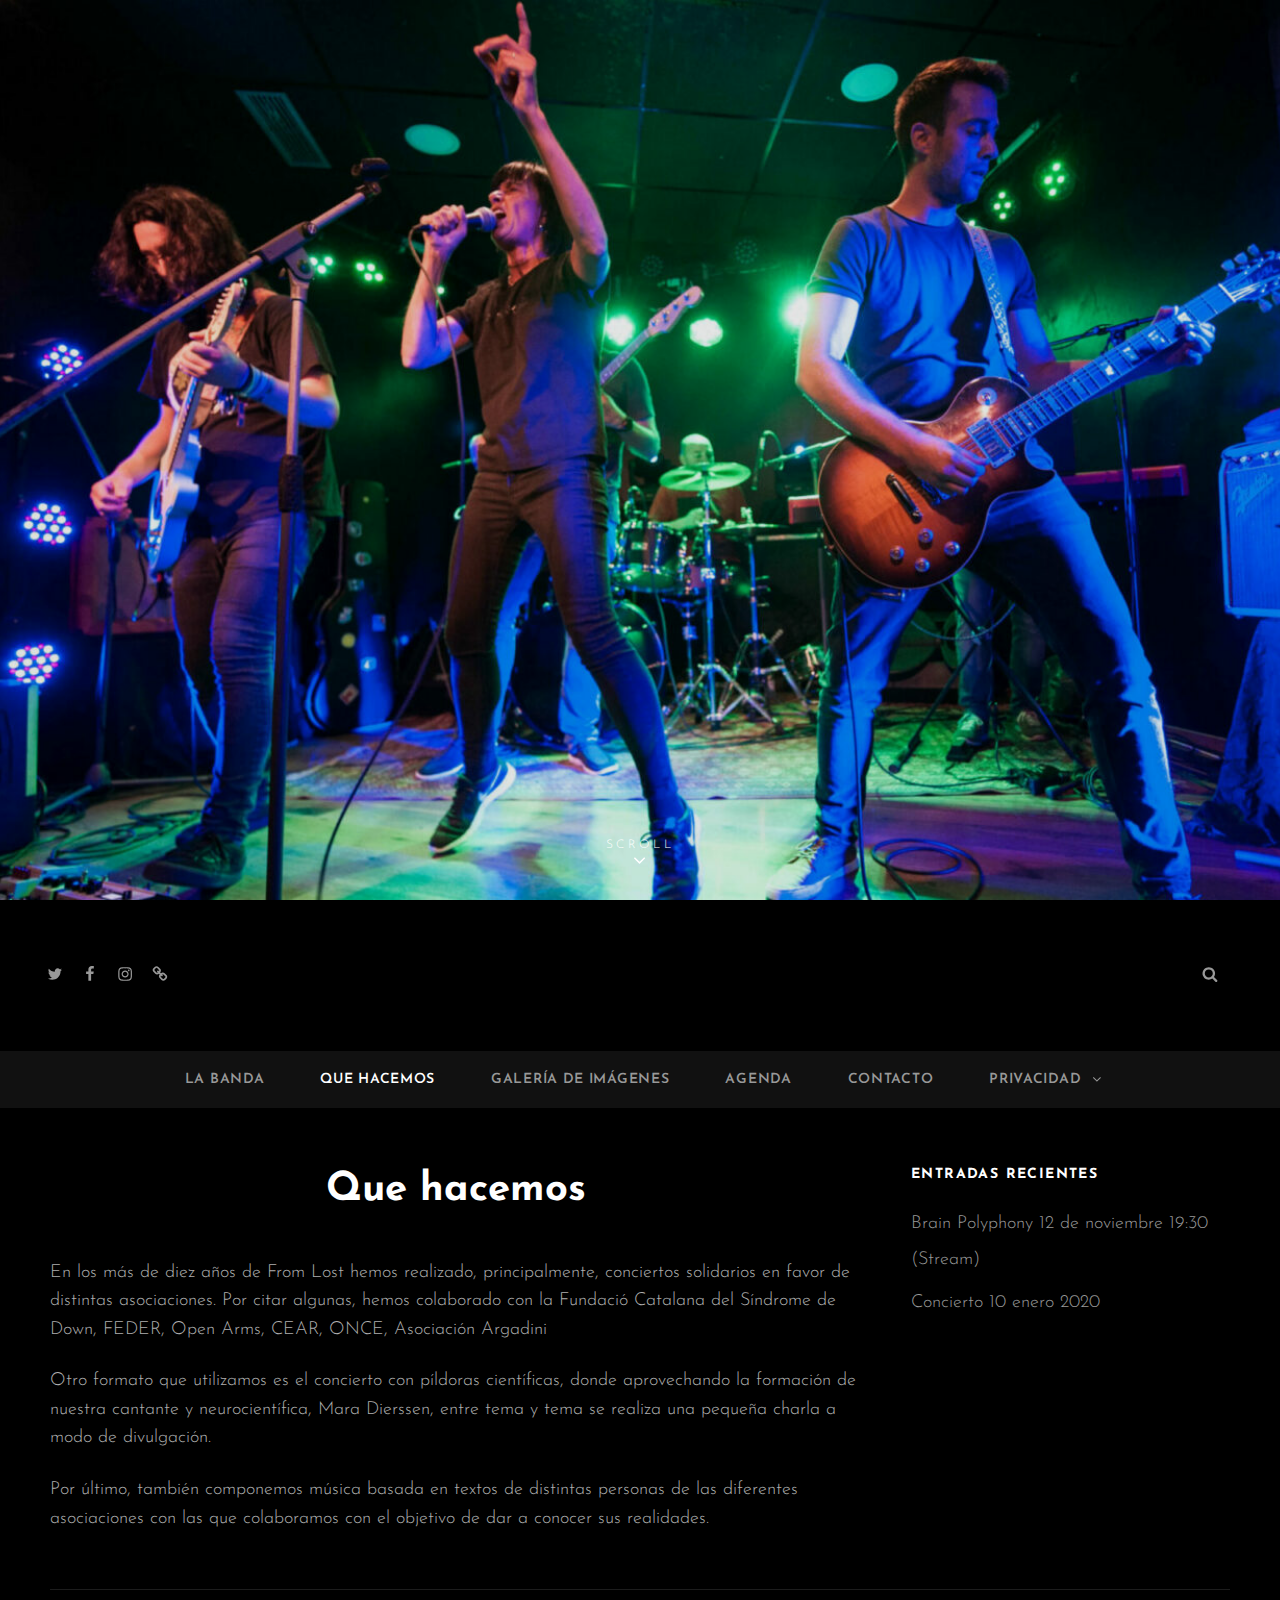
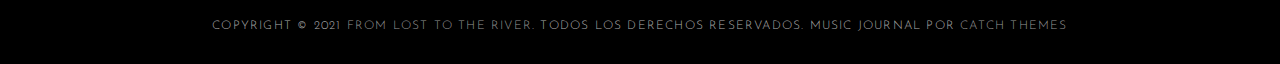
<file: que-hacemos/index.html>
<!DOCTYPE html>
<html lang="es" class="no-js">
<head>
	<meta charset="UTF-8">
	<meta name="viewport" content="width=device-width, initial-scale=1">
	<link rel="profile" href="http://gmpg.org/xfn/11">
	<script>(function(html){html.className = html.className.replace(/\bno-js\b/,'js')})(document.documentElement);</script>
<title>Que hacemos &#8211; From Lost to the River</title>
<meta name="robots" content="max-image-preview:large">
<link rel="dns-prefetch" href="//fonts.googleapis.com">
<link rel="dns-prefetch" href="//s.w.org">
<link rel="alternate" type="application/rss+xml" title="From Lost to the River &raquo; Feed" href="/feed/">
<link rel="alternate" type="application/rss+xml" title="From Lost to the River &raquo; Feed de los comentarios" href="/comments/feed/">
<link rel="stylesheet" id="wp-block-library-css" href="/wp-includes/css/dist/block-library/style.min.css?ver=5.7" type="text/css" media="all">
<link rel="stylesheet" id="wp-block-library-theme-css" href="/wp-includes/css/dist/block-library/theme.min.css?ver=5.7" type="text/css" media="all">
<link rel="stylesheet" id="photo-journal-style-css" href="/wp-content/themes/photo-journal/style.css?ver=5.7" type="text/css" media="all">
<link rel="stylesheet" id="music-journal-style-css" href="/wp-content/themes/music-journal/style.css?ver=5.7" type="text/css" media="all">
<link rel="stylesheet" id="photo-journal-fonts-css" href="https://fonts.googleapis.com/css?family=Josefin+Sans%3A%3A300%2C400%2C600%2C700%7CGreat+Vibes%3A%3A300%2C400%2C600%2C700&#038;subset=latin%2Clatin-ext" type="text/css" media="all">
<link rel="stylesheet" id="photo-journal-block-style-css" href="/wp-content/themes/photo-journal/assets/css/blocks.css?ver=1.0" type="text/css" media="all">
<!--[if lt IE 9]>
<script type='text/javascript' src='http://fromlost.atwebpages.com/wp-content/themes/photo-journal/assets/js/html5.min.js?ver=3.7.3' id='photo-journal-html5-js'></script>
<![endif]-->
<script type="text/javascript" src="/wp-includes/js/jquery/jquery.min.js?ver=3.5.1" id="jquery-core-js"></script>
<script type="text/javascript" src="/wp-includes/js/jquery/jquery-migrate.min.js?ver=3.3.2" id="jquery-migrate-js"></script>
<link rel="https://api.w.org/" href="/wp-json/">
<link rel="alternate" type="application/json" href="/wp-json/wp/v2/pages/16">
<link rel="EditURI" type="application/rsd+xml" title="RSD" href="/xmlrpc.php?rsd">
<meta name="generator" content="WordPress 5.7">
<link rel="canonical" href="/que-hacemos/">
<link rel="shortlink" href="/?p=16">
<link rel="alternate" type="application/json+oembed" href="/wp-json/oembed/1.0/embed?url=http%3A%2F%2F%2Fque-hacemos%2F">
<link rel="alternate" type="text/xml+oembed" href="/wp-json/oembed/1.0/embed?url=http%3A%2F%2F%2Fque-hacemos%2F&#038;format=xml">
			<style type="text/css" id="photo-journal-header-css">.site-branding {
			margin: 0 auto 0 0;
		}

		.site-identity {
			clip: rect(1px, 1px, 1px, 1px);
			position: absolute;
		}</style>
	<link rel="icon" href="/wp-content/uploads/2021/04/cropped-cropped-FromLostToTheRiver_logo_190x190-32x32.jpeg" sizes="32x32">
<link rel="icon" href="/wp-content/uploads/2021/04/cropped-cropped-FromLostToTheRiver_logo_190x190-192x192.jpeg" sizes="192x192">
<link rel="apple-touch-icon" href="/wp-content/uploads/2021/04/cropped-cropped-FromLostToTheRiver_logo_190x190-180x180.jpeg">
<meta name="msapplication-TileImage" content="http://fromlost.atwebpages.com/wp-content/uploads/2021/04/cropped-cropped-FromLostToTheRiver_logo_190x190-270x270.jpeg">
</head>

<body class="page-template-default page page-id-16 wp-embed-responsive fluid-layout two-columns-layout content-left no-header-media-text header-right-menu-disabled social-header-enabled color-scheme-default">


<div id="page" class="site">
	<a class="skip-link screen-reader-text" href="#content">Saltar al contenido</a>

				<div class="header-media">
				<div class="wrapper">
										<div class="custom-header-media">
						<div id="wp-custom-header" class="wp-custom-header"><img src="/wp-content/uploads/2021/04/cropped-DSC1097-1-scaled-1.jpg" width="1920" height="1080" alt="From Lost to the River" srcset="/wp-content/uploads/2021/04/cropped-DSC1097-1-scaled-1.jpg 1920w, /wp-content/uploads/2021/04/cropped-DSC1097-1-scaled-1-300x169.jpg 300w, /wp-content/uploads/2021/04/cropped-DSC1097-1-scaled-1-1024x576.jpg 1024w, /wp-content/uploads/2021/04/cropped-DSC1097-1-scaled-1-768x432.jpg 768w, /wp-content/uploads/2021/04/cropped-DSC1097-1-scaled-1-1536x864.jpg 1536w, /wp-content/uploads/2021/04/cropped-DSC1097-1-scaled-1-990x557.jpg 990w" sizes="(max-width: 1920px) 100vw, 1920px"></div>					</div>
					
					<div class="custom-header-content sections header-media-section">

	
			<h2 class="entry-title"></h2>
	
	
	<p class="site-header-text">	</p>


</div>
				</div>
<!-- .wrapper -->

									<div class="scroll-down">
						<span>Scroll</span>
						<span class="scroll-here" aria-hidden="true"> <svg class="icon icon-angle-down" aria-hidden="true" role="img"> <use href="#icon-angle-down" xlink:href="#icon-angle-down"></use> </svg> </span>
					</div>
<!-- .scroll-down -->
				
			</div>
<!-- .header-media -->
		
<header id="masthead" class="site-header" role="banner">
	<div id="header-content" class="header-content">
		<div class="wrapper">
			<div class="site-header-main">
				
	<div id="site-header-social-menu" class="site-secondary-menu">
			<nav id="social-secondary-navigation-top" class="social-navigation displaynone" role="navigation" aria-label="Header Right Social Links Menu">
				<div class="menu-enllacos-socials-container"><ul id="menu-enllacos-socials" class="social-links-menu">
<li id="menu-item-32" class="menu-item menu-item-type-custom menu-item-object-custom menu-item-32"><a href="https://twitter.com/fromriver"><span class="screen-reader-text">Twitter</span><svg class="icon icon-twitter" aria-hidden="true" role="img"> <use href="#icon-twitter" xlink:href="#icon-twitter"></use> </svg></a></li>
<li id="menu-item-33" class="menu-item menu-item-type-custom menu-item-object-custom menu-item-33"><a href="https://www.facebook.com/FromLostTTRiver/"><span class="screen-reader-text">Facebook</span><svg class="icon icon-facebook" aria-hidden="true" role="img"> <use href="#icon-facebook" xlink:href="#icon-facebook"></use> </svg></a></li>
<li id="menu-item-34" class="menu-item menu-item-type-custom menu-item-object-custom menu-item-34"><a href="https://www.instagram.com/fromlostttriver/"><span class="screen-reader-text">Instagram</span><svg class="icon icon-instagram" aria-hidden="true" role="img"> <use href="#icon-instagram" xlink:href="#icon-instagram"></use> </svg></a></li>
<li id="menu-item-35" class="menu-item menu-item-type-custom menu-item-object-custom menu-item-35"><a href="/?feed=rss2"><span class="screen-reader-text">RSS</span><svg class="icon icon-chain" aria-hidden="true" role="img"> <use href="#icon-chain" xlink:href="#icon-chain"></use> </svg></a></li>
</ul></div>			</nav><!-- #social-secondary-navigation -->
	</div>
<!-- #site-header-menu -->
					<div class="site-branding">
						
						<div class="site-identity">
															<p class="site-title"><a href="/" rel="home">From Lost to the River</a></p>
															<p class="site-description">Grupo de música con objetivos solidarios y de concienciación social</p>
													</div>
<!-- .site-identity -->
					</div>
<!-- .site-branding -->
					<div class="secondary-search-wrapper">
						<div id="search-social-container-right" class="search-social-container with-social">
	        				<div id="search-container">
	            				

<form role="search" method="get" class="search-form" action="/">
	<label>
		<span class="screen-reader-text">Buscar:</span>
		<input type="search" class="search-field" placeholder="Buscar" value="" name="s">
	</label>
	<button type="submit" class="search-submit"><svg class="icon icon-search" aria-hidden="true" role="img"> <use href="#icon-search" xlink:href="#icon-search"></use> </svg><span class="screen-reader-text">Buscar</span></button>
</form>
	            			</div>
<!-- #search-container -->
						</div>
<!-- #search-social-container-right -->
					</div>
<!-- .secondary-search-wrapper -->
			</div>
<!-- .site-header-main -->
		</div>
<!-- .wrapper -->
	</div>
<!-- #header-content -->
</header><!-- .site-header -->


<div id="header-navigation-area">
	<div class="wrapper">
		<button id="primary-menu-toggle" class="menu-primary-toggle menu-toggle" aria-controls="primary-menu" aria-expanded="false">
			<svg class="icon icon-bars" aria-hidden="true" role="img"> <use href="#icon-bars" xlink:href="#icon-bars"></use> </svg><svg class="icon icon-close" aria-hidden="true" role="img"> <use href="#icon-close" xlink:href="#icon-close"></use> </svg><span class="menu-label-prefix">Principal</span>				<span class="menu-label">
					Menú				</span>
		</button>

		<div id="site-header-menu" class="site-primary-menu">
							<nav id="site-primary-navigation" class="main-navigation site-navigation custom-primary-menu" role="navigation" aria-label="Menú principal">
					<div class="primary-menu-container"><ul id="menu-menu-principal" class="primary-menu">
<li id="menu-item-37" class="menu-item menu-item-type-post_type menu-item-object-page menu-item-home menu-item-37"><a href="/">La Banda</a></li>
<li id="menu-item-38" class="menu-item menu-item-type-post_type menu-item-object-page current-menu-item page_item page-item-16 current_page_item menu-item-38"><a href="/que-hacemos/" aria-current="page">Que hacemos</a></li>
<li id="menu-item-39" class="menu-item menu-item-type-post_type menu-item-object-page menu-item-39"><a href="/galeria-de-imagenes/">Galería de imágenes</a></li>
<li id="menu-item-40" class="menu-item menu-item-type-post_type menu-item-object-page menu-item-40"><a href="/agenda/">Agenda</a></li>
<li id="menu-item-41" class="menu-item menu-item-type-post_type menu-item-object-page menu-item-41"><a href="/contacto/">Contacto</a></li>
<li id="menu-item-42" class="menu-item menu-item-type-post_type menu-item-object-page menu-item-has-children menu-item-42">
<a href="/privacidad/">Privacidad<svg class="icon icon-angle-down" aria-hidden="true" role="img"> <use href="#icon-angle-down" xlink:href="#icon-angle-down"></use> </svg></a>
<ul class="sub-menu">
	<li id="menu-item-43" class="menu-item menu-item-type-post_type menu-item-object-page menu-item-43"><a href="/politica-de-cookies/">Política de cookies</a></li>
</ul>
</li>
</ul></div>				</nav><!-- #site-primary-navigation.custom-primary-menu -->
			
			<div class="search-social-wrap">
				<div class="secondary-search-wrapper">
					<div id="search-social-container-right" class="search-social-container with-social">
        				<div id="search-container">
            				

<form role="search" method="get" class="search-form" action="/">
	<label>
		<span class="screen-reader-text">Buscar:</span>
		<input type="search" class="search-field" placeholder="Buscar" value="" name="s">
	</label>
	<button type="submit" class="search-submit"><svg class="icon icon-search" aria-hidden="true" role="img"> <use href="#icon-search" xlink:href="#icon-search"></use> </svg><span class="screen-reader-text">Buscar</span></button>
</form>
            			</div>
<!-- #search-container -->
					</div>
<!-- #search-social-container-right -->
				</div>
<!-- .secondary-search-wrapper -->

									<div id="site-header-social-menu" class="site-secondary-menu">
							<nav id="social-secondary-navigation-top" class="social-navigation displaynone" role="navigation" aria-label="Header Right Social Links Menu">
								<div class="menu-enllacos-socials-container"><ul id="menu-enllacos-socials-1" class="social-links-menu">
<li class="menu-item menu-item-type-custom menu-item-object-custom menu-item-32"><a href="https://twitter.com/fromriver"><span class="screen-reader-text">Twitter</span><svg class="icon icon-twitter" aria-hidden="true" role="img"> <use href="#icon-twitter" xlink:href="#icon-twitter"></use> </svg></a></li>
<li class="menu-item menu-item-type-custom menu-item-object-custom menu-item-33"><a href="https://www.facebook.com/FromLostTTRiver/"><span class="screen-reader-text">Facebook</span><svg class="icon icon-facebook" aria-hidden="true" role="img"> <use href="#icon-facebook" xlink:href="#icon-facebook"></use> </svg></a></li>
<li class="menu-item menu-item-type-custom menu-item-object-custom menu-item-34"><a href="https://www.instagram.com/fromlostttriver/"><span class="screen-reader-text">Instagram</span><svg class="icon icon-instagram" aria-hidden="true" role="img"> <use href="#icon-instagram" xlink:href="#icon-instagram"></use> </svg></a></li>
<li class="menu-item menu-item-type-custom menu-item-object-custom menu-item-35"><a href="/?feed=rss2"><span class="screen-reader-text">RSS</span><svg class="icon icon-chain" aria-hidden="true" role="img"> <use href="#icon-chain" xlink:href="#icon-chain"></use> </svg></a></li>
</ul></div>							</nav><!-- #social-secondary-navigation -->
					</div>
<!-- #site-header-menu -->
								</div> <!-- .search-social-wrap -->
		</div>
<!-- .site-header-main -->
	</div>
<!-- .wrapper -->
</div>
<!-- #header-navigation-area -->








	
	<div id="content" class="site-content">
		<div class="wrapper">

	<div id="primary" class="content-area">
		<main id="main" class="site-main" role="main">
			<div class="singular-content-wrap">
				
<article id="post-16" class="post-16 page type-page status-publish hentry">
	<header class="entry-header">
		<h1 class="page-title">Que hacemos</h1>	</header><!-- .entry-header -->

	
	<div class="entry-content">
		
<p>En los más de diez años de From Lost hemos realizado, principalmente, conciertos solidarios en favor de distintas asociaciones. Por citar algunas, hemos colaborado con la Fundació Catalana del Síndrome de Down, FEDER, Open Arms, CEAR, ONCE, Asociación Argadini</p>



<p>Otro formato que utilizamos es el concierto con píldoras científicas, donde aprovechando la formación de nuestra cantante y neurocientífica, Mara Dierssen, entre tema y tema se realiza una pequeña charla a modo de divulgación.</p>



<p>Por último, también componemos música basada en textos de distintas personas de las diferentes asociaciones con las que colaboramos con el objetivo de dar a conocer sus realidades.</p>
	</div>
<!-- .entry-content -->

	
</article><!-- #post-## -->

			</div>
<!-- .singular-content-wrap -->
		</main><!-- .site-main -->
	</div>
<!-- .content-area -->

	

<aside id="secondary" class="sidebar widget-area" role="complementary">
	
		<section id="recent-posts-2" class="widget widget_recent_entries">
		<h2 class="widget-title">Entradas recientes</h2>
		<ul>
											<li>
					<a href="/brain-polyphony-12-de-noviembre-1930-stream/">Brain Polyphony 12 de noviembre 19:30 (Stream)</a>
									</li>
											<li>
					<a href="/concierto-10-enero-2020/">Concierto  10 enero 2020</a>
									</li>
					</ul>

		</section></aside><!-- .sidebar .widget-area -->
		</div>
<!-- .wrapper -->
	</div>
<!-- .site-content -->

	

	<footer id="colophon" class="site-footer" role="contentinfo">

		

		<div id="site-generator">
			
			

	<div class="site-info">
		<div class="wrapper">
<div id="footer-left-content" class="copyright">Copyright &copy; 2021 <a href="/">From Lost to the River</a>. Todos los derechos reservados. Music Journal&nbsp;por&nbsp;<a target="_blank" href="https://catchthemes.com/">Catch Themes</a>
</div>
		</div>
<!-- .wrapper -->
	</div>
<!-- .site-info -->		</div>
<!-- #site-generator -->

	</footer><!-- .site-footer -->
</div>
<!-- .site -->

<a href="#masthead" id="scrollup" class="backtotop"><svg class="icon icon-angle-down" aria-hidden="true" role="img"> <use href="#icon-angle-down" xlink:href="#icon-angle-down"></use> </svg><span class="screen-reader-text">Desplazar hacia arriba</span></a><script type="text/javascript" src="/wp-content/themes/photo-journal/assets/js/skip-link-focus-fix.min.js?ver=20181115" id="photo-journal-skip-link-focus-fix-js"></script>
<script type="text/javascript" src="/wp-content/themes/photo-journal/assets/js/fitvids.min.js?ver=1.1" id="jquery-fitvids-js"></script>
<script type="text/javascript" src="/wp-content/themes/photo-journal/assets/js/jquery.matchHeight.min.js?ver=20181115" id="jquery-match-height-js"></script>
<script type="text/javascript" src="/wp-includes/js/imagesloaded.min.js?ver=4.1.4" id="imagesloaded-js"></script>
<script type="text/javascript" src="/wp-includes/js/masonry.min.js?ver=4.2.2" id="masonry-js"></script>
<script type="text/javascript" src="/wp-includes/js/jquery/jquery.masonry.min.js?ver=3.1.2b" id="jquery-masonry-js"></script>
<script type="text/javascript" id="photo-journal-script-js-extra">
/* <![CDATA[ */
var photoJournalScreenReaderText = {"expand":"ampliar el menú hijo","collapse":"contraer menú hijo","icon":"<svg class=\"icon icon-angle-down\" aria-hidden=\"true\" role=\"img\"> <use href=\"#icon-angle-down\" xlink:href=\"#icon-angle-down\"><\/use> <span class=\"svg-fallback icon-angle-down\"><\/span><\/svg>"};
/* ]]> */
</script>
<script type="text/javascript" src="/wp-content/themes/photo-journal/assets/js/functions.min.js?ver=20181115" id="photo-journal-script-js"></script>
<svg style="position: absolute; width: 0; height: 0; overflow: hidden;" version="1.1" xmlns="http://www.w3.org/2000/svg" xmlns:xlink="http://www.w3.org/1999/xlink">
<defs>
<symbol id="icon-behance" viewbox="0 0 37 32">
<path class="path1" d="M33 6.054h-9.125v2.214h9.125v-2.214zM28.5 13.661q-1.607 0-2.607 0.938t-1.107 2.545h7.286q-0.321-3.482-3.571-3.482zM28.786 24.107q1.125 0 2.179-0.571t1.357-1.554h3.946q-1.786 5.482-7.625 5.482-3.821 0-6.080-2.357t-2.259-6.196q0-3.714 2.33-6.17t6.009-2.455q2.464 0 4.295 1.214t2.732 3.196 0.902 4.429q0 0.304-0.036 0.839h-11.75q0 1.982 1.027 3.063t2.973 1.080zM4.946 23.214h5.286q3.661 0 3.661-2.982 0-3.214-3.554-3.214h-5.393v6.196zM4.946 13.625h5.018q1.393 0 2.205-0.652t0.813-2.027q0-2.571-3.393-2.571h-4.643v5.25zM0 4.536h10.607q1.554 0 2.768 0.25t2.259 0.848 1.607 1.723 0.563 2.75q0 3.232-3.071 4.696 2.036 0.571 3.071 2.054t1.036 3.643q0 1.339-0.438 2.438t-1.179 1.848-1.759 1.268-2.161 0.75-2.393 0.232h-10.911v-22.5z"></path>
</symbol>
<symbol id="icon-deviantart" viewbox="0 0 18 32">
<path class="path1" d="M18.286 5.411l-5.411 10.393 0.429 0.554h4.982v7.411h-9.054l-0.786 0.536-2.536 4.875-0.536 0.536h-5.375v-5.411l5.411-10.411-0.429-0.536h-4.982v-7.411h9.054l0.786-0.536 2.536-4.875 0.536-0.536h5.375v5.411z"></path>
</symbol>
<symbol id="icon-medium" viewbox="0 0 32 32">
<path class="path1" d="M10.661 7.518v20.946q0 0.446-0.223 0.759t-0.652 0.313q-0.304 0-0.589-0.143l-8.304-4.161q-0.375-0.179-0.634-0.598t-0.259-0.83v-20.357q0-0.357 0.179-0.607t0.518-0.25q0.25 0 0.786 0.268l9.125 4.571q0.054 0.054 0.054 0.089zM11.804 9.321l9.536 15.464-9.536-4.75v-10.714zM32 9.643v18.821q0 0.446-0.25 0.723t-0.679 0.277-0.839-0.232l-7.875-3.929zM31.946 7.5q0 0.054-4.58 7.491t-5.366 8.705l-6.964-11.321 5.786-9.411q0.304-0.5 0.929-0.5 0.25 0 0.464 0.107l9.661 4.821q0.071 0.036 0.071 0.107z"></path>
</symbol>
<symbol id="icon-slideshare" viewbox="0 0 32 32">
<path class="path1" d="M15.589 13.214q0 1.482-1.134 2.545t-2.723 1.063-2.723-1.063-1.134-2.545q0-1.5 1.134-2.554t2.723-1.054 2.723 1.054 1.134 2.554zM24.554 13.214q0 1.482-1.125 2.545t-2.732 1.063q-1.589 0-2.723-1.063t-1.134-2.545q0-1.5 1.134-2.554t2.723-1.054q1.607 0 2.732 1.054t1.125 2.554zM28.571 16.429v-11.911q0-1.554-0.571-2.205t-1.982-0.652h-19.857q-1.482 0-2.009 0.607t-0.527 2.25v12.018q0.768 0.411 1.58 0.714t1.446 0.5 1.446 0.33 1.268 0.196 1.25 0.071 1.045 0.009 1.009-0.036 0.795-0.036q1.214-0.018 1.696 0.482 0.107 0.107 0.179 0.161 0.464 0.446 1.089 0.911 0.125-1.625 2.107-1.554 0.089 0 0.652 0.027t0.768 0.036 0.813 0.018 0.946-0.018 0.973-0.080 1.089-0.152 1.107-0.241 1.196-0.348 1.205-0.482 1.286-0.616zM31.482 16.339q-2.161 2.661-6.643 4.5 1.5 5.089-0.411 8.304-1.179 2.018-3.268 2.643-1.857 0.571-3.25-0.268-1.536-0.911-1.464-2.929l-0.018-5.821v-0.018q-0.143-0.036-0.438-0.107t-0.42-0.089l-0.018 6.036q0.071 2.036-1.482 2.929-1.411 0.839-3.268 0.268-2.089-0.643-3.25-2.679-1.875-3.214-0.393-8.268-4.482-1.839-6.643-4.5-0.446-0.661-0.071-1.125t1.071 0.018q0.054 0.036 0.196 0.125t0.196 0.143v-12.393q0-1.286 0.839-2.196t2.036-0.911h22.446q1.196 0 2.036 0.911t0.839 2.196v12.393l0.375-0.268q0.696-0.482 1.071-0.018t-0.071 1.125z"></path>
</symbol>
<symbol id="icon-snapchat-ghost" viewbox="0 0 30 32">
<path class="path1" d="M15.143 2.286q2.393-0.018 4.295 1.223t2.92 3.438q0.482 1.036 0.482 3.196 0 0.839-0.161 3.411 0.25 0.125 0.5 0.125 0.321 0 0.911-0.241t0.911-0.241q0.518 0 1 0.321t0.482 0.821q0 0.571-0.563 0.964t-1.232 0.563-1.232 0.518-0.563 0.848q0 0.268 0.214 0.768 0.661 1.464 1.83 2.679t2.58 1.804q0.5 0.214 1.429 0.411 0.5 0.107 0.5 0.625 0 1.25-3.911 1.839-0.125 0.196-0.196 0.696t-0.25 0.83-0.589 0.33q-0.357 0-1.107-0.116t-1.143-0.116q-0.661 0-1.107 0.089-0.571 0.089-1.125 0.402t-1.036 0.679-1.036 0.723-1.357 0.598-1.768 0.241q-0.929 0-1.723-0.241t-1.339-0.598-1.027-0.723-1.036-0.679-1.107-0.402q-0.464-0.089-1.125-0.089-0.429 0-1.17 0.134t-1.045 0.134q-0.446 0-0.625-0.33t-0.25-0.848-0.196-0.714q-3.911-0.589-3.911-1.839 0-0.518 0.5-0.625 0.929-0.196 1.429-0.411 1.393-0.571 2.58-1.804t1.83-2.679q0.214-0.5 0.214-0.768 0-0.5-0.563-0.848t-1.241-0.527-1.241-0.563-0.563-0.938q0-0.482 0.464-0.813t0.982-0.33q0.268 0 0.857 0.232t0.946 0.232q0.321 0 0.571-0.125-0.161-2.536-0.161-3.393 0-2.179 0.482-3.214 1.143-2.446 3.071-3.536t4.714-1.125z"></path>
</symbol>
<symbol id="icon-yelp" viewbox="0 0 27 32">
<path class="path1" d="M13.804 23.554v2.268q-0.018 5.214-0.107 5.446-0.214 0.571-0.911 0.714-0.964 0.161-3.241-0.679t-2.902-1.589q-0.232-0.268-0.304-0.643-0.018-0.214 0.071-0.464 0.071-0.179 0.607-0.839t3.232-3.857q0.018 0 1.071-1.25 0.268-0.339 0.705-0.438t0.884 0.063q0.429 0.179 0.67 0.518t0.223 0.75zM11.143 19.071q-0.054 0.982-0.929 1.25l-2.143 0.696q-4.911 1.571-5.214 1.571-0.625-0.036-0.964-0.643-0.214-0.446-0.304-1.339-0.143-1.357 0.018-2.973t0.536-2.223 1-0.571q0.232 0 3.607 1.375 1.25 0.518 2.054 0.839l1.5 0.607q0.411 0.161 0.634 0.545t0.205 0.866zM25.893 24.375q-0.125 0.964-1.634 2.875t-2.42 2.268q-0.661 0.25-1.125-0.125-0.25-0.179-3.286-5.125l-0.839-1.375q-0.25-0.375-0.205-0.821t0.348-0.821q0.625-0.768 1.482-0.464 0.018 0.018 2.125 0.714 3.625 1.179 4.321 1.42t0.839 0.366q0.5 0.393 0.393 1.089zM13.893 13.089q0.089 1.821-0.964 2.179-1.036 0.304-2.036-1.268l-6.75-10.679q-0.143-0.625 0.339-1.107 0.732-0.768 3.705-1.598t4.009-0.563q0.714 0.179 0.875 0.804 0.054 0.321 0.393 5.455t0.429 6.777zM25.714 15.018q0.054 0.696-0.464 1.054-0.268 0.179-5.875 1.536-1.196 0.268-1.625 0.411l0.018-0.036q-0.411 0.107-0.821-0.071t-0.661-0.571q-0.536-0.839 0-1.554 0.018-0.018 1.339-1.821 2.232-3.054 2.679-3.643t0.607-0.696q0.5-0.339 1.161-0.036 0.857 0.411 2.196 2.384t1.446 2.991v0.054z"></path>
</symbol>
<symbol id="icon-vine" viewbox="0 0 27 32">
<path class="path1" d="M26.732 14.768v3.536q-1.804 0.411-3.536 0.411-1.161 2.429-2.955 4.839t-3.241 3.848-2.286 1.902q-1.429 0.804-2.893-0.054-0.5-0.304-1.080-0.777t-1.518-1.491-1.83-2.295-1.92-3.286-1.884-4.357-1.634-5.616-1.259-6.964h5.054q0.464 3.893 1.25 7.116t1.866 5.661 2.17 4.205 2.5 3.482q3.018-3.018 5.125-7.25-2.536-1.286-3.982-3.929t-1.446-5.946q0-3.429 1.857-5.616t5.071-2.188q3.179 0 4.875 1.884t1.696 5.313q0 2.839-1.036 5.107-0.125 0.018-0.348 0.054t-0.821 0.036-1.125-0.107-1.107-0.455-0.902-0.92q0.554-1.839 0.554-3.286 0-1.554-0.518-2.357t-1.411-0.804q-0.946 0-1.518 0.884t-0.571 2.509q0 3.321 1.875 5.241t4.768 1.92q1.107 0 2.161-0.25z"></path>
</symbol>
<symbol id="icon-vk" viewbox="0 0 35 32">
<path class="path1" d="M34.232 9.286q0.411 1.143-2.679 5.25-0.429 0.571-1.161 1.518-1.393 1.786-1.607 2.339-0.304 0.732 0.25 1.446 0.304 0.375 1.446 1.464h0.018l0.071 0.071q2.518 2.339 3.411 3.946 0.054 0.089 0.116 0.223t0.125 0.473-0.009 0.607-0.446 0.491-1.054 0.223l-4.571 0.071q-0.429 0.089-1-0.089t-0.929-0.393l-0.357-0.214q-0.536-0.375-1.25-1.143t-1.223-1.384-1.089-1.036-1.009-0.277q-0.054 0.018-0.143 0.063t-0.304 0.259-0.384 0.527-0.304 0.929-0.116 1.384q0 0.268-0.063 0.491t-0.134 0.33l-0.071 0.089q-0.321 0.339-0.946 0.393h-2.054q-1.268 0.071-2.607-0.295t-2.348-0.946-1.839-1.179-1.259-1.027l-0.446-0.429q-0.179-0.179-0.491-0.536t-1.277-1.625-1.893-2.696-2.188-3.768-2.33-4.857q-0.107-0.286-0.107-0.482t0.054-0.286l0.071-0.107q0.268-0.339 1.018-0.339l4.893-0.036q0.214 0.036 0.411 0.116t0.286 0.152l0.089 0.054q0.286 0.196 0.429 0.571 0.357 0.893 0.821 1.848t0.732 1.455l0.286 0.518q0.518 1.071 1 1.857t0.866 1.223 0.741 0.688 0.607 0.25 0.482-0.089q0.036-0.018 0.089-0.089t0.214-0.393 0.241-0.839 0.17-1.446 0-2.232q-0.036-0.714-0.161-1.304t-0.25-0.821l-0.107-0.214q-0.446-0.607-1.518-0.768-0.232-0.036 0.089-0.429 0.304-0.339 0.679-0.536 0.946-0.464 4.268-0.429 1.464 0.018 2.411 0.232 0.357 0.089 0.598 0.241t0.366 0.429 0.188 0.571 0.063 0.813-0.018 0.982-0.045 1.259-0.027 1.473q0 0.196-0.018 0.75t-0.009 0.857 0.063 0.723 0.205 0.696 0.402 0.438q0.143 0.036 0.304 0.071t0.464-0.196 0.679-0.616 0.929-1.196 1.214-1.92q1.071-1.857 1.911-4.018 0.071-0.179 0.179-0.313t0.196-0.188l0.071-0.054 0.089-0.045t0.232-0.054 0.357-0.009l5.143-0.036q0.696-0.089 1.143 0.045t0.554 0.295z"></path>
</symbol>
<symbol id="icon-search" viewbox="0 0 30 32">
<path class="path1" d="M20.571 14.857q0-3.304-2.348-5.652t-5.652-2.348-5.652 2.348-2.348 5.652 2.348 5.652 5.652 2.348 5.652-2.348 2.348-5.652zM29.714 29.714q0 0.929-0.679 1.607t-1.607 0.679q-0.964 0-1.607-0.679l-6.125-6.107q-3.196 2.214-7.125 2.214-2.554 0-4.884-0.991t-4.018-2.679-2.679-4.018-0.991-4.884 0.991-4.884 2.679-4.018 4.018-2.679 4.884-0.991 4.884 0.991 4.018 2.679 2.679 4.018 0.991 4.884q0 3.929-2.214 7.125l6.125 6.125q0.661 0.661 0.661 1.607z"></path>
</symbol>
<symbol id="icon-envelope-o" viewbox="0 0 1792 1792">
<path d="M1664 1504v-768q-32 36-69 66-268 206-426 338-51 43-83 67t-86.5 48.5-102.5 24.5h-2q-48 0-102.5-24.5t-86.5-48.5-83-67q-158-132-426-338-37-30-69-66v768q0 13 9.5 22.5t22.5 9.5h1472q13 0 22.5-9.5t9.5-22.5zm0-1051v-24.5l-.5-13-3-12.5-5.5-9-9-7.5-14-2.5h-1472q-13 0-22.5 9.5t-9.5 22.5q0 168 147 284 193 152 401 317 6 5 35 29.5t46 37.5 44.5 31.5 50.5 27.5 43 9h2q20 0 43-9t50.5-27.5 44.5-31.5 46-37.5 35-29.5q208-165 401-317 54-43 100.5-115.5t46.5-131.5zm128-37v1088q0 66-47 113t-113 47h-1472q-66 0-113-47t-47-113v-1088q0-66 47-113t113-47h1472q66 0 113 47t47 113z"></path>
</symbol>
<symbol id="icon-close" viewbox="0 0 25 32">
<path class="path1" d="M23.179 23.607q0 0.714-0.5 1.214l-2.429 2.429q-0.5 0.5-1.214 0.5t-1.214-0.5l-5.25-5.25-5.25 5.25q-0.5 0.5-1.214 0.5t-1.214-0.5l-2.429-2.429q-0.5-0.5-0.5-1.214t0.5-1.214l5.25-5.25-5.25-5.25q-0.5-0.5-0.5-1.214t0.5-1.214l2.429-2.429q0.5-0.5 1.214-0.5t1.214 0.5l5.25 5.25 5.25-5.25q0.5-0.5 1.214-0.5t1.214 0.5l2.429 2.429q0.5 0.5 0.5 1.214t-0.5 1.214l-5.25 5.25 5.25 5.25q0.5 0.5 0.5 1.214z"></path>
</symbol>
<symbol id="icon-angle-down" viewbox="0 0 21 32">
<path class="path1" d="M19.196 13.143q0 0.232-0.179 0.411l-8.321 8.321q-0.179 0.179-0.411 0.179t-0.411-0.179l-8.321-8.321q-0.179-0.179-0.179-0.411t0.179-0.411l0.893-0.893q0.179-0.179 0.411-0.179t0.411 0.179l7.018 7.018 7.018-7.018q0.179-0.179 0.411-0.179t0.411 0.179l0.893 0.893q0.179 0.179 0.179 0.411z"></path>
</symbol>
<symbol id="icon-folder-open" viewbox="0 0 34 32">
<path class="path1" d="M33.554 17q0 0.554-0.554 1.179l-6 7.071q-0.768 0.911-2.152 1.545t-2.563 0.634h-19.429q-0.607 0-1.080-0.232t-0.473-0.768q0-0.554 0.554-1.179l6-7.071q0.768-0.911 2.152-1.545t2.563-0.634h19.429q0.607 0 1.080 0.232t0.473 0.768zM27.429 10.857v2.857h-14.857q-1.679 0-3.518 0.848t-2.929 2.134l-6.107 7.179q0-0.071-0.009-0.223t-0.009-0.223v-17.143q0-1.643 1.179-2.821t2.821-1.179h5.714q1.643 0 2.821 1.179t1.179 2.821v0.571h9.714q1.643 0 2.821 1.179t1.179 2.821z"></path>
</symbol>
<symbol id="icon-twitter" viewbox="0 0 30 32">
<path class="path1" d="M28.929 7.286q-1.196 1.75-2.893 2.982 0.018 0.25 0.018 0.75 0 2.321-0.679 4.634t-2.063 4.437-3.295 3.759-4.607 2.607-5.768 0.973q-4.839 0-8.857-2.589 0.625 0.071 1.393 0.071 4.018 0 7.161-2.464-1.875-0.036-3.357-1.152t-2.036-2.848q0.589 0.089 1.089 0.089 0.768 0 1.518-0.196-2-0.411-3.313-1.991t-1.313-3.67v-0.071q1.214 0.679 2.607 0.732-1.179-0.786-1.875-2.054t-0.696-2.75q0-1.571 0.786-2.911 2.161 2.661 5.259 4.259t6.634 1.777q-0.143-0.679-0.143-1.321 0-2.393 1.688-4.080t4.080-1.688q2.5 0 4.214 1.821 1.946-0.375 3.661-1.393-0.661 2.054-2.536 3.179 1.661-0.179 3.321-0.893z"></path>
</symbol>
<symbol id="icon-facebook" viewbox="0 0 19 32">
<path class="path1" d="M17.125 0.214v4.714h-2.804q-1.536 0-2.071 0.643t-0.536 1.929v3.375h5.232l-0.696 5.286h-4.536v13.554h-5.464v-13.554h-4.554v-5.286h4.554v-3.893q0-3.321 1.857-5.152t4.946-1.83q2.625 0 4.071 0.214z"></path>
</symbol>
<symbol id="icon-github" viewbox="0 0 27 32">
<path class="path1" d="M13.714 2.286q3.732 0 6.884 1.839t4.991 4.991 1.839 6.884q0 4.482-2.616 8.063t-6.759 4.955q-0.482 0.089-0.714-0.125t-0.232-0.536q0-0.054 0.009-1.366t0.009-2.402q0-1.732-0.929-2.536 1.018-0.107 1.83-0.321t1.679-0.696 1.446-1.188 0.946-1.875 0.366-2.688q0-2.125-1.411-3.679 0.661-1.625-0.143-3.643-0.5-0.161-1.446 0.196t-1.643 0.786l-0.679 0.429q-1.661-0.464-3.429-0.464t-3.429 0.464q-0.286-0.196-0.759-0.482t-1.491-0.688-1.518-0.241q-0.804 2.018-0.143 3.643-1.411 1.554-1.411 3.679 0 1.518 0.366 2.679t0.938 1.875 1.438 1.196 1.679 0.696 1.83 0.321q-0.696 0.643-0.875 1.839-0.375 0.179-0.804 0.268t-1.018 0.089-1.17-0.384-0.991-1.116q-0.339-0.571-0.866-0.929t-0.884-0.429l-0.357-0.054q-0.375 0-0.518 0.080t-0.089 0.205 0.161 0.25 0.232 0.214l0.125 0.089q0.393 0.179 0.777 0.679t0.563 0.911l0.179 0.411q0.232 0.679 0.786 1.098t1.196 0.536 1.241 0.125 0.991-0.063l0.411-0.071q0 0.679 0.009 1.58t0.009 0.973q0 0.321-0.232 0.536t-0.714 0.125q-4.143-1.375-6.759-4.955t-2.616-8.063q0-3.732 1.839-6.884t4.991-4.991 6.884-1.839zM5.196 21.982q0.054-0.125-0.125-0.214-0.179-0.054-0.232 0.036-0.054 0.125 0.125 0.214 0.161 0.107 0.232-0.036zM5.75 22.589q0.125-0.089-0.036-0.286-0.179-0.161-0.286-0.054-0.125 0.089 0.036 0.286 0.179 0.179 0.286 0.054zM6.286 23.393q0.161-0.125 0-0.339-0.143-0.232-0.304-0.107-0.161 0.089 0 0.321t0.304 0.125zM7.036 24.143q0.143-0.143-0.071-0.339-0.214-0.214-0.357-0.054-0.161 0.143 0.071 0.339 0.214 0.214 0.357 0.054zM8.054 24.589q0.054-0.196-0.232-0.286-0.268-0.071-0.339 0.125t0.232 0.268q0.268 0.107 0.339-0.107zM9.179 24.679q0-0.232-0.304-0.196-0.286 0-0.286 0.196 0 0.232 0.304 0.196 0.286 0 0.286-0.196zM10.214 24.5q-0.036-0.196-0.321-0.161-0.286 0.054-0.25 0.268t0.321 0.143 0.25-0.25z"></path>
</symbol>
<symbol id="icon-bars" viewbox="0 0 27 32">
<path class="path1" d="M27.429 24v2.286q0 0.464-0.339 0.804t-0.804 0.339h-25.143q-0.464 0-0.804-0.339t-0.339-0.804v-2.286q0-0.464 0.339-0.804t0.804-0.339h25.143q0.464 0 0.804 0.339t0.339 0.804zM27.429 14.857v2.286q0 0.464-0.339 0.804t-0.804 0.339h-25.143q-0.464 0-0.804-0.339t-0.339-0.804v-2.286q0-0.464 0.339-0.804t0.804-0.339h25.143q0.464 0 0.804 0.339t0.339 0.804zM27.429 5.714v2.286q0 0.464-0.339 0.804t-0.804 0.339h-25.143q-0.464 0-0.804-0.339t-0.339-0.804v-2.286q0-0.464 0.339-0.804t0.804-0.339h25.143q0.464 0 0.804 0.339t0.339 0.804z"></path>
</symbol>
<symbol id="icon-google-plus" viewbox="0 0 41 32">
<path class="path1" d="M25.661 16.304q0 3.714-1.554 6.616t-4.429 4.536-6.589 1.634q-2.661 0-5.089-1.036t-4.179-2.786-2.786-4.179-1.036-5.089 1.036-5.089 2.786-4.179 4.179-2.786 5.089-1.036q5.107 0 8.768 3.429l-3.554 3.411q-2.089-2.018-5.214-2.018-2.196 0-4.063 1.107t-2.955 3.009-1.089 4.152 1.089 4.152 2.955 3.009 4.063 1.107q1.482 0 2.723-0.411t2.045-1.027 1.402-1.402 0.875-1.482 0.384-1.321h-7.429v-4.5h12.357q0.214 1.125 0.214 2.179zM41.143 14.125v3.75h-3.732v3.732h-3.75v-3.732h-3.732v-3.75h3.732v-3.732h3.75v3.732h3.732z"></path>
</symbol>
<symbol id="icon-linkedin" viewbox="0 0 27 32">
<path class="path1" d="M6.232 11.161v17.696h-5.893v-17.696h5.893zM6.607 5.696q0.018 1.304-0.902 2.179t-2.42 0.875h-0.036q-1.464 0-2.357-0.875t-0.893-2.179q0-1.321 0.92-2.188t2.402-0.866 2.375 0.866 0.911 2.188zM27.429 18.714v10.143h-5.875v-9.464q0-1.875-0.723-2.938t-2.259-1.063q-1.125 0-1.884 0.616t-1.134 1.527q-0.196 0.536-0.196 1.446v9.875h-5.875q0.036-7.125 0.036-11.554t-0.018-5.286l-0.018-0.857h5.875v2.571h-0.036q0.357-0.571 0.732-1t1.009-0.929 1.554-0.777 2.045-0.277q3.054 0 4.911 2.027t1.857 5.938z"></path>
</symbol>
<symbol id="icon-quote-right" viewbox="0 0 30 32">
<path class="path1" d="M13.714 5.714v12.571q0 1.857-0.723 3.545t-1.955 2.92-2.92 1.955-3.545 0.723h-1.143q-0.464 0-0.804-0.339t-0.339-0.804v-2.286q0-0.464 0.339-0.804t0.804-0.339h1.143q1.893 0 3.232-1.339t1.339-3.232v-0.571q0-0.714-0.5-1.214t-1.214-0.5h-4q-1.429 0-2.429-1t-1-2.429v-6.857q0-1.429 1-2.429t2.429-1h6.857q1.429 0 2.429 1t1 2.429zM29.714 5.714v12.571q0 1.857-0.723 3.545t-1.955 2.92-2.92 1.955-3.545 0.723h-1.143q-0.464 0-0.804-0.339t-0.339-0.804v-2.286q0-0.464 0.339-0.804t0.804-0.339h1.143q1.893 0 3.232-1.339t1.339-3.232v-0.571q0-0.714-0.5-1.214t-1.214-0.5h-4q-1.429 0-2.429-1t-1-2.429v-6.857q0-1.429 1-2.429t2.429-1h6.857q1.429 0 2.429 1t1 2.429z"></path>
</symbol>
<symbol id="icon-mail-reply" viewbox="0 0 32 32">
<path class="path1" d="M32 20q0 2.964-2.268 8.054-0.054 0.125-0.188 0.429t-0.241 0.536-0.232 0.393q-0.214 0.304-0.5 0.304-0.268 0-0.42-0.179t-0.152-0.446q0-0.161 0.045-0.473t0.045-0.42q0.089-1.214 0.089-2.196 0-1.804-0.313-3.232t-0.866-2.473-1.429-1.804-1.884-1.241-2.375-0.759-2.75-0.384-3.134-0.107h-4v4.571q0 0.464-0.339 0.804t-0.804 0.339-0.804-0.339l-9.143-9.143q-0.339-0.339-0.339-0.804t0.339-0.804l9.143-9.143q0.339-0.339 0.804-0.339t0.804 0.339 0.339 0.804v4.571h4q12.732 0 15.625 7.196 0.946 2.393 0.946 5.946z"></path>
</symbol>
<symbol id="icon-youtube" viewbox="0 0 27 32">
<path class="path1" d="M17.339 22.214v3.768q0 1.196-0.696 1.196-0.411 0-0.804-0.393v-5.375q0.393-0.393 0.804-0.393 0.696 0 0.696 1.196zM23.375 22.232v0.821h-1.607v-0.821q0-1.214 0.804-1.214t0.804 1.214zM6.125 18.339h1.911v-1.679h-5.571v1.679h1.875v10.161h1.786v-10.161zM11.268 28.5h1.589v-8.821h-1.589v6.75q-0.536 0.75-1.018 0.75-0.321 0-0.375-0.375-0.018-0.054-0.018-0.625v-6.5h-1.589v6.982q0 0.875 0.143 1.304 0.214 0.661 1.036 0.661 0.857 0 1.821-1.089v0.964zM18.929 25.857v-3.518q0-1.304-0.161-1.768-0.304-1-1.268-1-0.893 0-1.661 0.964v-3.875h-1.589v11.839h1.589v-0.857q0.804 0.982 1.661 0.982 0.964 0 1.268-0.982 0.161-0.482 0.161-1.786zM24.964 25.679v-0.232h-1.625q0 0.911-0.036 1.089-0.125 0.643-0.714 0.643-0.821 0-0.821-1.232v-1.554h3.196v-1.839q0-1.411-0.482-2.071-0.696-0.911-1.893-0.911-1.214 0-1.911 0.911-0.5 0.661-0.5 2.071v3.089q0 1.411 0.518 2.071 0.696 0.911 1.929 0.911 1.286 0 1.929-0.946 0.321-0.482 0.375-0.964 0.036-0.161 0.036-1.036zM14.107 9.375v-3.75q0-1.232-0.768-1.232t-0.768 1.232v3.75q0 1.25 0.768 1.25t0.768-1.25zM26.946 22.786q0 4.179-0.464 6.25-0.25 1.054-1.036 1.768t-1.821 0.821q-3.286 0.375-9.911 0.375t-9.911-0.375q-1.036-0.107-1.83-0.821t-1.027-1.768q-0.464-2-0.464-6.25 0-4.179 0.464-6.25 0.25-1.054 1.036-1.768t1.839-0.839q3.268-0.357 9.893-0.357t9.911 0.357q1.036 0.125 1.83 0.839t1.027 1.768q0.464 2 0.464 6.25zM9.125 0h1.821l-2.161 7.125v4.839h-1.786v-4.839q-0.25-1.321-1.089-3.786-0.661-1.839-1.161-3.339h1.893l1.268 4.696zM15.732 5.946v3.125q0 1.446-0.5 2.107-0.661 0.911-1.893 0.911-1.196 0-1.875-0.911-0.5-0.679-0.5-2.107v-3.125q0-1.429 0.5-2.089 0.679-0.911 1.875-0.911 1.232 0 1.893 0.911 0.5 0.661 0.5 2.089zM21.714 3.054v8.911h-1.625v-0.982q-0.946 1.107-1.839 1.107-0.821 0-1.054-0.661-0.143-0.429-0.143-1.339v-7.036h1.625v6.554q0 0.589 0.018 0.625 0.054 0.393 0.375 0.393 0.482 0 1.018-0.768v-6.804h1.625z"></path>
</symbol>
<symbol id="icon-dropbox" viewbox="0 0 32 32">
<path class="path1" d="M7.179 12.625l8.821 5.446-6.107 5.089-8.75-5.696zM24.786 22.536v1.929l-8.75 5.232v0.018l-0.018-0.018-0.018 0.018v-0.018l-8.732-5.232v-1.929l2.625 1.714 6.107-5.071v-0.036l0.018 0.018 0.018-0.018v0.036l6.125 5.071zM9.893 2.107l6.107 5.089-8.821 5.429-6.036-4.821zM24.821 12.625l6.036 4.839-8.732 5.696-6.125-5.089zM22.125 2.107l8.732 5.696-6.036 4.821-8.821-5.429z"></path>
</symbol>
<symbol id="icon-instagram" viewbox="0 0 27 32">
<path class="path1" d="M18.286 16q0-1.893-1.339-3.232t-3.232-1.339-3.232 1.339-1.339 3.232 1.339 3.232 3.232 1.339 3.232-1.339 1.339-3.232zM20.75 16q0 2.929-2.054 4.982t-4.982 2.054-4.982-2.054-2.054-4.982 2.054-4.982 4.982-2.054 4.982 2.054 2.054 4.982zM22.679 8.679q0 0.679-0.482 1.161t-1.161 0.482-1.161-0.482-0.482-1.161 0.482-1.161 1.161-0.482 1.161 0.482 0.482 1.161zM13.714 4.75q-0.125 0-1.366-0.009t-1.884 0-1.723 0.054-1.839 0.179-1.277 0.33q-0.893 0.357-1.571 1.036t-1.036 1.571q-0.196 0.518-0.33 1.277t-0.179 1.839-0.054 1.723 0 1.884 0.009 1.366-0.009 1.366 0 1.884 0.054 1.723 0.179 1.839 0.33 1.277q0.357 0.893 1.036 1.571t1.571 1.036q0.518 0.196 1.277 0.33t1.839 0.179 1.723 0.054 1.884 0 1.366-0.009 1.366 0.009 1.884 0 1.723-0.054 1.839-0.179 1.277-0.33q0.893-0.357 1.571-1.036t1.036-1.571q0.196-0.518 0.33-1.277t0.179-1.839 0.054-1.723 0-1.884-0.009-1.366 0.009-1.366 0-1.884-0.054-1.723-0.179-1.839-0.33-1.277q-0.357-0.893-1.036-1.571t-1.571-1.036q-0.518-0.196-1.277-0.33t-1.839-0.179-1.723-0.054-1.884 0-1.366 0.009zM27.429 16q0 4.089-0.089 5.661-0.179 3.714-2.214 5.75t-5.75 2.214q-1.571 0.089-5.661 0.089t-5.661-0.089q-3.714-0.179-5.75-2.214t-2.214-5.75q-0.089-1.571-0.089-5.661t0.089-5.661q0.179-3.714 2.214-5.75t5.75-2.214q1.571-0.089 5.661-0.089t5.661 0.089q3.714 0.179 5.75 2.214t2.214 5.75q0.089 1.571 0.089 5.661z"></path>
</symbol>
<symbol id="icon-flickr" viewbox="0 0 27 32">
<path class="path1" d="M22.286 2.286q2.125 0 3.634 1.509t1.509 3.634v17.143q0 2.125-1.509 3.634t-3.634 1.509h-17.143q-2.125 0-3.634-1.509t-1.509-3.634v-17.143q0-2.125 1.509-3.634t3.634-1.509h17.143zM12.464 16q0-1.571-1.107-2.679t-2.679-1.107-2.679 1.107-1.107 2.679 1.107 2.679 2.679 1.107 2.679-1.107 1.107-2.679zM22.536 16q0-1.571-1.107-2.679t-2.679-1.107-2.679 1.107-1.107 2.679 1.107 2.679 2.679 1.107 2.679-1.107 1.107-2.679z"></path>
</symbol>
<symbol id="icon-tumblr" viewbox="0 0 19 32">
<path class="path1" d="M16.857 23.732l1.429 4.232q-0.411 0.625-1.982 1.179t-3.161 0.571q-1.857 0.036-3.402-0.464t-2.545-1.321-1.696-1.893-0.991-2.143-0.295-2.107v-9.714h-3v-3.839q1.286-0.464 2.304-1.241t1.625-1.607 1.036-1.821 0.607-1.768 0.268-1.58q0.018-0.089 0.080-0.152t0.134-0.063h4.357v7.571h5.946v4.5h-5.964v9.25q0 0.536 0.116 1t0.402 0.938 0.884 0.741 1.455 0.25q1.393-0.036 2.393-0.518z"></path>
</symbol>
<symbol id="icon-dribbble" viewbox="0 0 27 32">
<path class="path1" d="M18.286 26.786q-0.75-4.304-2.5-8.893h-0.036l-0.036 0.018q-0.286 0.107-0.768 0.295t-1.804 0.875-2.446 1.464-2.339 2.045-1.839 2.643l-0.268-0.196q3.286 2.679 7.464 2.679 2.357 0 4.571-0.929zM14.982 15.946q-0.375-0.875-0.946-1.982-5.554 1.661-12.018 1.661-0.018 0.125-0.018 0.375 0 2.214 0.786 4.223t2.214 3.598q0.893-1.589 2.205-2.973t2.545-2.223 2.33-1.446 1.777-0.857l0.661-0.232q0.071-0.018 0.232-0.063t0.232-0.080zM13.071 12.161q-2.143-3.804-4.357-6.75-2.464 1.161-4.179 3.321t-2.286 4.857q5.393 0 10.821-1.429zM25.286 17.857q-3.75-1.071-7.304-0.518 1.554 4.268 2.286 8.375 1.982-1.339 3.304-3.384t1.714-4.473zM10.911 4.625q-0.018 0-0.036 0.018 0.018-0.018 0.036-0.018zM21.446 7.214q-3.304-2.929-7.732-2.929-1.357 0-2.768 0.339 2.339 3.036 4.393 6.821 1.232-0.464 2.321-1.080t1.723-1.098 1.17-1.018 0.67-0.723zM25.429 15.875q-0.054-4.143-2.661-7.321l-0.018 0.018q-0.161 0.214-0.339 0.438t-0.777 0.795-1.268 1.080-1.786 1.161-2.348 1.152q0.446 0.946 0.786 1.696 0.036 0.107 0.116 0.313t0.134 0.295q0.643-0.089 1.33-0.125t1.313-0.036 1.232 0.027 1.143 0.071 1.009 0.098 0.857 0.116 0.652 0.107 0.446 0.080zM27.429 16q0 3.732-1.839 6.884t-4.991 4.991-6.884 1.839-6.884-1.839-4.991-4.991-1.839-6.884 1.839-6.884 4.991-4.991 6.884-1.839 6.884 1.839 4.991 4.991 1.839 6.884z"></path>
</symbol>
<symbol id="icon-skype" viewbox="0 0 27 32">
<path class="path1" d="M20.946 18.982q0-0.893-0.348-1.634t-0.866-1.223-1.304-0.875-1.473-0.607-1.563-0.411l-1.857-0.429q-0.536-0.125-0.786-0.188t-0.625-0.205-0.536-0.286-0.295-0.375-0.134-0.536q0-1.375 2.571-1.375 0.768 0 1.375 0.214t0.964 0.509 0.679 0.598 0.714 0.518 0.857 0.214q0.839 0 1.348-0.571t0.509-1.375q0-0.982-1-1.777t-2.536-1.205-3.25-0.411q-1.214 0-2.357 0.277t-2.134 0.839-1.589 1.554-0.598 2.295q0 1.089 0.339 1.902t1 1.348 1.429 0.866 1.839 0.58l2.607 0.643q1.607 0.393 2 0.643 0.571 0.357 0.571 1.071 0 0.696-0.714 1.152t-1.875 0.455q-0.911 0-1.634-0.286t-1.161-0.688-0.813-0.804-0.821-0.688-0.964-0.286q-0.893 0-1.348 0.536t-0.455 1.339q0 1.643 2.179 2.813t5.196 1.17q1.304 0 2.5-0.33t2.188-0.955 1.58-1.67 0.589-2.348zM27.429 22.857q0 2.839-2.009 4.848t-4.848 2.009q-2.321 0-4.179-1.429-1.375 0.286-2.679 0.286-2.554 0-4.884-0.991t-4.018-2.679-2.679-4.018-0.991-4.884q0-1.304 0.286-2.679-1.429-1.857-1.429-4.179 0-2.839 2.009-4.848t4.848-2.009q2.321 0 4.179 1.429 1.375-0.286 2.679-0.286 2.554 0 4.884 0.991t4.018 2.679 2.679 4.018 0.991 4.884q0 1.304-0.286 2.679 1.429 1.857 1.429 4.179z"></path>
</symbol>
<symbol id="icon-foursquare" viewbox="0 0 23 32">
<path class="path1" d="M17.857 7.75l0.661-3.464q0.089-0.411-0.161-0.714t-0.625-0.304h-12.714q-0.411 0-0.688 0.304t-0.277 0.661v19.661q0 0.125 0.107 0.018l5.196-6.286q0.411-0.464 0.679-0.598t0.857-0.134h4.268q0.393 0 0.661-0.259t0.321-0.527q0.429-2.321 0.661-3.411 0.071-0.375-0.205-0.714t-0.652-0.339h-5.25q-0.518 0-0.857-0.339t-0.339-0.857v-0.75q0-0.518 0.339-0.848t0.857-0.33h6.179q0.321 0 0.625-0.241t0.357-0.527zM21.911 3.786q-0.268 1.304-0.955 4.759t-1.241 6.25-0.625 3.098q-0.107 0.393-0.161 0.58t-0.25 0.58-0.438 0.589-0.688 0.375-1.036 0.179h-4.839q-0.232 0-0.393 0.179-0.143 0.161-7.607 8.821-0.393 0.446-1.045 0.509t-0.866-0.098q-0.982-0.393-0.982-1.75v-25.179q0-0.982 0.679-1.83t2.143-0.848h15.857q1.696 0 2.268 0.946t0.179 2.839zM21.911 3.786l-2.821 14.107q0.071-0.304 0.625-3.098t1.241-6.25 0.955-4.759z"></path>
</symbol>
<symbol id="icon-wordpress" viewbox="0 0 32 32">
<path class="path1" d="M2.268 16q0-2.911 1.196-5.589l6.554 17.946q-3.5-1.696-5.625-5.018t-2.125-7.339zM25.268 15.304q0 0.339-0.045 0.688t-0.179 0.884-0.205 0.786-0.313 1.054-0.313 1.036l-1.357 4.571-4.964-14.75q0.821-0.054 1.571-0.143 0.339-0.036 0.464-0.33t-0.045-0.554-0.509-0.241l-3.661 0.179q-1.339-0.018-3.607-0.179-0.214-0.018-0.366 0.089t-0.205 0.268-0.027 0.33 0.161 0.295 0.348 0.143l1.429 0.143 2.143 5.857-3 9-5-14.857q0.821-0.054 1.571-0.143 0.339-0.036 0.464-0.33t-0.045-0.554-0.509-0.241l-3.661 0.179q-0.125 0-0.411-0.009t-0.464-0.009q1.875-2.857 4.902-4.527t6.563-1.67q2.625 0 5.009 0.946t4.259 2.661h-0.179q-0.982 0-1.643 0.723t-0.661 1.705q0 0.214 0.036 0.429t0.071 0.384 0.143 0.411 0.161 0.375 0.214 0.402 0.223 0.375 0.259 0.429 0.25 0.411q1.125 1.911 1.125 3.786zM16.232 17.196l4.232 11.554q0.018 0.107 0.089 0.196-2.25 0.786-4.554 0.786-2 0-3.875-0.571zM28.036 9.411q1.696 3.107 1.696 6.589 0 3.732-1.857 6.884t-4.982 4.973l4.196-12.107q1.054-3.018 1.054-4.929 0-0.75-0.107-1.411zM16 0q3.25 0 6.214 1.268t5.107 3.411 3.411 5.107 1.268 6.214-1.268 6.214-3.411 5.107-5.107 3.411-6.214 1.268-6.214-1.268-5.107-3.411-3.411-5.107-1.268-6.214 1.268-6.214 3.411-5.107 5.107-3.411 6.214-1.268zM16 31.268q3.089 0 5.92-1.214t4.875-3.259 3.259-4.875 1.214-5.92-1.214-5.92-3.259-4.875-4.875-3.259-5.92-1.214-5.92 1.214-4.875 3.259-3.259 4.875-1.214 5.92 1.214 5.92 3.259 4.875 4.875 3.259 5.92 1.214z"></path>
</symbol>
<symbol id="icon-stumbleupon" viewbox="0 0 34 32">
<path class="path1" d="M18.964 12.714v-2.107q0-0.75-0.536-1.286t-1.286-0.536-1.286 0.536-0.536 1.286v10.929q0 3.125-2.25 5.339t-5.411 2.214q-3.179 0-5.42-2.241t-2.241-5.42v-4.75h5.857v4.679q0 0.768 0.536 1.295t1.286 0.527 1.286-0.527 0.536-1.295v-11.071q0-3.054 2.259-5.214t5.384-2.161q3.143 0 5.393 2.179t2.25 5.25v2.429l-3.482 1.036zM28.429 16.679h5.857v4.75q0 3.179-2.241 5.42t-5.42 2.241q-3.161 0-5.411-2.223t-2.25-5.366v-4.786l2.339 1.089 3.482-1.036v4.821q0 0.75 0.536 1.277t1.286 0.527 1.286-0.527 0.536-1.277v-4.911z"></path>
</symbol>
<symbol id="icon-digg" viewbox="0 0 37 32">
<path class="path1" d="M5.857 5.036h3.643v17.554h-9.5v-12.446h5.857v-5.107zM5.857 19.661v-6.589h-2.196v6.589h2.196zM10.964 10.143v12.446h3.661v-12.446h-3.661zM10.964 5.036v3.643h3.661v-3.643h-3.661zM16.089 10.143h9.518v16.821h-9.518v-2.911h5.857v-1.464h-5.857v-12.446zM21.946 19.661v-6.589h-2.196v6.589h2.196zM27.071 10.143h9.5v16.821h-9.5v-2.911h5.839v-1.464h-5.839v-12.446zM32.911 19.661v-6.589h-2.196v6.589h2.196z"></path>
</symbol>
<symbol id="icon-spotify" viewbox="0 0 27 32">
<path class="path1" d="M20.125 21.607q0-0.571-0.536-0.911-3.446-2.054-7.982-2.054-2.375 0-5.125 0.607-0.75 0.161-0.75 0.929 0 0.357 0.241 0.616t0.634 0.259q0.089 0 0.661-0.143 2.357-0.482 4.339-0.482 4.036 0 7.089 1.839 0.339 0.196 0.589 0.196 0.339 0 0.589-0.241t0.25-0.616zM21.839 17.768q0-0.714-0.625-1.089-4.232-2.518-9.786-2.518-2.732 0-5.411 0.75-0.857 0.232-0.857 1.143 0 0.446 0.313 0.759t0.759 0.313q0.125 0 0.661-0.143 2.179-0.589 4.482-0.589 4.982 0 8.714 2.214 0.429 0.232 0.679 0.232 0.446 0 0.759-0.313t0.313-0.759zM23.768 13.339q0-0.839-0.714-1.25-2.25-1.304-5.232-1.973t-6.125-0.67q-3.643 0-6.5 0.839-0.411 0.125-0.688 0.455t-0.277 0.866q0 0.554 0.366 0.929t0.92 0.375q0.196 0 0.714-0.143 2.375-0.661 5.482-0.661 2.839 0 5.527 0.607t4.527 1.696q0.375 0.214 0.714 0.214 0.518 0 0.902-0.366t0.384-0.92zM27.429 16q0 3.732-1.839 6.884t-4.991 4.991-6.884 1.839-6.884-1.839-4.991-4.991-1.839-6.884 1.839-6.884 4.991-4.991 6.884-1.839 6.884 1.839 4.991 4.991 1.839 6.884z"></path>
</symbol>
<symbol id="icon-soundcloud" viewbox="0 0 41 32">
<path class="path1" d="M14 24.5l0.286-4.304-0.286-9.339q-0.018-0.179-0.134-0.304t-0.295-0.125q-0.161 0-0.286 0.125t-0.125 0.304l-0.25 9.339 0.25 4.304q0.018 0.179 0.134 0.295t0.277 0.116q0.393 0 0.429-0.411zM19.286 23.982l0.196-3.768-0.214-10.464q0-0.286-0.232-0.429-0.143-0.089-0.286-0.089t-0.286 0.089q-0.232 0.143-0.232 0.429l-0.018 0.107-0.179 10.339q0 0.018 0.196 4.214v0.018q0 0.179 0.107 0.304 0.161 0.196 0.411 0.196 0.196 0 0.357-0.161 0.161-0.125 0.161-0.357zM0.625 17.911l0.357 2.286-0.357 2.25q-0.036 0.161-0.161 0.161t-0.161-0.161l-0.304-2.25 0.304-2.286q0.036-0.161 0.161-0.161t0.161 0.161zM2.161 16.5l0.464 3.696-0.464 3.625q-0.036 0.161-0.179 0.161-0.161 0-0.161-0.179l-0.411-3.607 0.411-3.696q0-0.161 0.161-0.161 0.143 0 0.179 0.161zM3.804 15.821l0.446 4.375-0.446 4.232q0 0.196-0.196 0.196-0.179 0-0.214-0.196l-0.375-4.232 0.375-4.375q0.036-0.214 0.214-0.214 0.196 0 0.196 0.214zM5.482 15.696l0.411 4.5-0.411 4.357q-0.036 0.232-0.25 0.232-0.232 0-0.232-0.232l-0.375-4.357 0.375-4.5q0-0.232 0.232-0.232 0.214 0 0.25 0.232zM7.161 16.018l0.375 4.179-0.375 4.393q-0.036 0.286-0.286 0.286-0.107 0-0.188-0.080t-0.080-0.205l-0.357-4.393 0.357-4.179q0-0.107 0.080-0.188t0.188-0.080q0.25 0 0.286 0.268zM8.839 13.411l0.375 6.786-0.375 4.393q0 0.125-0.089 0.223t-0.214 0.098q-0.286 0-0.321-0.321l-0.321-4.393 0.321-6.786q0.036-0.321 0.321-0.321 0.125 0 0.214 0.098t0.089 0.223zM10.518 11.875l0.339 8.357-0.339 4.357q0 0.143-0.098 0.241t-0.241 0.098q-0.321 0-0.357-0.339l-0.286-4.357 0.286-8.357q0.036-0.339 0.357-0.339 0.143 0 0.241 0.098t0.098 0.241zM12.268 11.161l0.321 9.036-0.321 4.321q-0.036 0.375-0.393 0.375-0.339 0-0.375-0.375l-0.286-4.321 0.286-9.036q0-0.161 0.116-0.277t0.259-0.116q0.161 0 0.268 0.116t0.125 0.277zM19.268 24.411v0 0zM15.732 11.089l0.268 9.107-0.268 4.268q0 0.179-0.134 0.313t-0.313 0.134-0.304-0.125-0.143-0.321l-0.25-4.268 0.25-9.107q0-0.196 0.134-0.321t0.313-0.125 0.313 0.125 0.134 0.321zM17.5 11.429l0.25 8.786-0.25 4.214q0 0.196-0.143 0.339t-0.339 0.143-0.339-0.143-0.161-0.339l-0.214-4.214 0.214-8.786q0.018-0.214 0.161-0.357t0.339-0.143 0.33 0.143 0.152 0.357zM21.286 20.214l-0.25 4.125q0 0.232-0.161 0.393t-0.393 0.161-0.393-0.161-0.179-0.393l-0.107-2.036-0.107-2.089 0.214-11.357v-0.054q0.036-0.268 0.214-0.429 0.161-0.125 0.357-0.125 0.143 0 0.268 0.089 0.25 0.143 0.286 0.464zM41.143 19.875q0 2.089-1.482 3.563t-3.571 1.473h-14.036q-0.232-0.036-0.393-0.196t-0.161-0.393v-16.054q0-0.411 0.5-0.589 1.518-0.607 3.232-0.607 3.482 0 6.036 2.348t2.857 5.777q0.946-0.393 1.964-0.393 2.089 0 3.571 1.482t1.482 3.589z"></path>
</symbol>
<symbol id="icon-codepen" viewbox="0 0 32 32">
<path class="path1" d="M3.857 20.875l10.768 7.179v-6.411l-5.964-3.982zM2.75 18.304l3.446-2.304-3.446-2.304v4.607zM17.375 28.054l10.768-7.179-4.804-3.214-5.964 3.982v6.411zM16 19.25l4.857-3.25-4.857-3.25-4.857 3.25zM8.661 14.339l5.964-3.982v-6.411l-10.768 7.179zM25.804 16l3.446 2.304v-4.607zM23.339 14.339l4.804-3.214-10.768-7.179v6.411zM32 11.125v9.75q0 0.732-0.607 1.143l-14.625 9.75q-0.375 0.232-0.768 0.232t-0.768-0.232l-14.625-9.75q-0.607-0.411-0.607-1.143v-9.75q0-0.732 0.607-1.143l14.625-9.75q0.375-0.232 0.768-0.232t0.768 0.232l14.625 9.75q0.607 0.411 0.607 1.143z"></path>
</symbol>
<symbol id="icon-twitch" viewbox="0 0 32 32">
<path class="path1" d="M16 7.75v7.75h-2.589v-7.75h2.589zM23.107 7.75v7.75h-2.589v-7.75h2.589zM23.107 21.321l4.518-4.536v-14.196h-21.321v18.732h5.821v3.875l3.875-3.875h7.107zM30.214 0v18.089l-7.75 7.75h-5.821l-3.875 3.875h-3.875v-3.875h-7.107v-20.679l1.946-5.161h26.482z"></path>
</symbol>
<symbol id="icon-meanpath" viewbox="0 0 27 32">
<path class="path1" d="M23.411 15.036v2.036q0 0.429-0.241 0.679t-0.67 0.25h-3.607q-0.429 0-0.679-0.25t-0.25-0.679v-2.036q0-0.429 0.25-0.679t0.679-0.25h3.607q0.429 0 0.67 0.25t0.241 0.679zM14.661 19.143v-4.464q0-0.946-0.58-1.527t-1.527-0.58h-2.375q-1.214 0-1.714 0.929-0.5-0.929-1.714-0.929h-2.321q-0.946 0-1.527 0.58t-0.58 1.527v4.464q0 0.393 0.375 0.393h0.982q0.393 0 0.393-0.393v-4.107q0-0.429 0.241-0.679t0.688-0.25h1.679q0.429 0 0.679 0.25t0.25 0.679v4.107q0 0.393 0.375 0.393h0.964q0.393 0 0.393-0.393v-4.107q0-0.429 0.25-0.679t0.679-0.25h1.732q0.429 0 0.67 0.25t0.241 0.679v4.107q0 0.393 0.393 0.393h0.982q0.375 0 0.375-0.393zM25.179 17.429v-2.75q0-0.946-0.589-1.527t-1.536-0.58h-4.714q-0.946 0-1.536 0.58t-0.589 1.527v7.321q0 0.375 0.393 0.375h0.982q0.375 0 0.375-0.375v-3.214q0.554 0.75 1.679 0.75h3.411q0.946 0 1.536-0.58t0.589-1.527zM27.429 6.429v19.143q0 1.714-1.214 2.929t-2.929 1.214h-19.143q-1.714 0-2.929-1.214t-1.214-2.929v-19.143q0-1.714 1.214-2.929t2.929-1.214h19.143q1.714 0 2.929 1.214t1.214 2.929z"></path>
</symbol>
<symbol id="icon-pinterest-p" viewbox="0 0 23 32">
<path class="path1" d="M0 10.661q0-1.929 0.67-3.634t1.848-2.973 2.714-2.196 3.304-1.393 3.607-0.464q2.821 0 5.25 1.188t3.946 3.455 1.518 5.125q0 1.714-0.339 3.357t-1.071 3.161-1.786 2.67-2.589 1.839-3.375 0.688q-1.214 0-2.411-0.571t-1.714-1.571q-0.179 0.696-0.5 2.009t-0.42 1.696-0.366 1.268-0.464 1.268-0.571 1.116-0.821 1.384-1.107 1.545l-0.25 0.089-0.161-0.179q-0.268-2.804-0.268-3.357 0-1.643 0.384-3.688t1.188-5.134 0.929-3.625q-0.571-1.161-0.571-3.018 0-1.482 0.929-2.786t2.357-1.304q1.089 0 1.696 0.723t0.607 1.83q0 1.179-0.786 3.411t-0.786 3.339q0 1.125 0.804 1.866t1.946 0.741q0.982 0 1.821-0.446t1.402-1.214 1-1.696 0.679-1.973 0.357-1.982 0.116-1.777q0-3.089-1.955-4.813t-5.098-1.723q-3.571 0-5.964 2.313t-2.393 5.866q0 0.786 0.223 1.518t0.482 1.161 0.482 0.813 0.223 0.545q0 0.5-0.268 1.304t-0.661 0.804q-0.036 0-0.304-0.054-0.911-0.268-1.616-1t-1.089-1.688-0.58-1.929-0.196-1.902z"></path>
</symbol>
<symbol id="icon-get-pocket" viewbox="0 0 31 32">
<path class="path1" d="M27.946 2.286q1.161 0 1.964 0.813t0.804 1.973v9.268q0 3.143-1.214 6t-3.259 4.911-4.893 3.259-5.973 1.205q-3.143 0-5.991-1.205t-4.902-3.259-3.268-4.911-1.214-6v-9.268q0-1.143 0.821-1.964t1.964-0.821h25.161zM15.375 21.286q0.839 0 1.464-0.589l7.214-6.929q0.661-0.625 0.661-1.518 0-0.875-0.616-1.491t-1.491-0.616q-0.839 0-1.464 0.589l-5.768 5.536-5.768-5.536q-0.625-0.589-1.446-0.589-0.875 0-1.491 0.616t-0.616 1.491q0 0.911 0.643 1.518l7.232 6.929q0.589 0.589 1.446 0.589z"></path>
</symbol>
<symbol id="icon-vimeo" viewbox="0 0 32 32">
<path class="path1" d="M30.518 9.25q-0.179 4.214-5.929 11.625-5.946 7.696-10.036 7.696-2.536 0-4.286-4.696-0.786-2.857-2.357-8.607-1.286-4.679-2.804-4.679-0.321 0-2.268 1.357l-1.375-1.75q0.429-0.375 1.929-1.723t2.321-2.063q2.786-2.464 4.304-2.607 1.696-0.161 2.732 0.991t1.446 3.634q0.786 5.125 1.179 6.661 0.982 4.446 2.143 4.446 0.911 0 2.75-2.875 1.804-2.875 1.946-4.393 0.232-2.482-1.946-2.482-1.018 0-2.161 0.464 2.143-7.018 8.196-6.821 4.482 0.143 4.214 5.821z"></path>
</symbol>
<symbol id="icon-reddit-alien" viewbox="0 0 32 32">
<path class="path1" d="M32 15.107q0 1.036-0.527 1.884t-1.42 1.295q0.214 0.821 0.214 1.714 0 2.768-1.902 5.125t-5.188 3.723-7.143 1.366-7.134-1.366-5.179-3.723-1.902-5.125q0-0.839 0.196-1.679-0.911-0.446-1.464-1.313t-0.554-1.902q0-1.464 1.036-2.509t2.518-1.045q1.518 0 2.589 1.125 3.893-2.714 9.196-2.893l2.071-9.304q0.054-0.232 0.268-0.375t0.464-0.089l6.589 1.446q0.321-0.661 0.964-1.063t1.411-0.402q1.107 0 1.893 0.777t0.786 1.884-0.786 1.893-1.893 0.786-1.884-0.777-0.777-1.884l-5.964-1.321-1.857 8.429q5.357 0.161 9.268 2.857 1.036-1.089 2.554-1.089 1.482 0 2.518 1.045t1.036 2.509zM7.464 18.661q0 1.107 0.777 1.893t1.884 0.786 1.893-0.786 0.786-1.893-0.786-1.884-1.893-0.777q-1.089 0-1.875 0.786t-0.786 1.875zM21.929 25q0.196-0.196 0.196-0.464t-0.196-0.464q-0.179-0.179-0.446-0.179t-0.464 0.179q-0.732 0.75-2.161 1.107t-2.857 0.357-2.857-0.357-2.161-1.107q-0.196-0.179-0.464-0.179t-0.446 0.179q-0.196 0.179-0.196 0.455t0.196 0.473q0.768 0.768 2.116 1.214t2.188 0.527 1.625 0.080 1.625-0.080 2.188-0.527 2.116-1.214zM21.875 21.339q1.107 0 1.884-0.786t0.777-1.893q0-1.089-0.786-1.875t-1.875-0.786q-1.107 0-1.893 0.777t-0.786 1.884 0.786 1.893 1.893 0.786z"></path>
</symbol>
<symbol id="icon-hashtag" viewbox="0 0 32 32">
<path class="path1" d="M17.696 18.286l1.143-4.571h-4.536l-1.143 4.571h4.536zM31.411 9.286l-1 4q-0.125 0.429-0.554 0.429h-5.839l-1.143 4.571h5.554q0.268 0 0.446 0.214 0.179 0.25 0.107 0.5l-1 4q-0.089 0.429-0.554 0.429h-5.839l-1.446 5.857q-0.125 0.429-0.554 0.429h-4q-0.286 0-0.464-0.214-0.161-0.214-0.107-0.5l1.393-5.571h-4.536l-1.446 5.857q-0.125 0.429-0.554 0.429h-4.018q-0.268 0-0.446-0.214-0.161-0.214-0.107-0.5l1.393-5.571h-5.554q-0.268 0-0.446-0.214-0.161-0.214-0.107-0.5l1-4q0.125-0.429 0.554-0.429h5.839l1.143-4.571h-5.554q-0.268 0-0.446-0.214-0.179-0.25-0.107-0.5l1-4q0.089-0.429 0.554-0.429h5.839l1.446-5.857q0.125-0.429 0.571-0.429h4q0.268 0 0.446 0.214 0.161 0.214 0.107 0.5l-1.393 5.571h4.536l1.446-5.857q0.125-0.429 0.571-0.429h4q0.268 0 0.446 0.214 0.161 0.214 0.107 0.5l-1.393 5.571h5.554q0.268 0 0.446 0.214 0.161 0.214 0.107 0.5z"></path>
</symbol>
<symbol id="icon-chain" viewbox="0 0 30 32">
<path class="path1" d="M26 21.714q0-0.714-0.5-1.214l-3.714-3.714q-0.5-0.5-1.214-0.5-0.75 0-1.286 0.571 0.054 0.054 0.339 0.33t0.384 0.384 0.268 0.339 0.232 0.455 0.063 0.491q0 0.714-0.5 1.214t-1.214 0.5q-0.268 0-0.491-0.063t-0.455-0.232-0.339-0.268-0.384-0.384-0.33-0.339q-0.589 0.554-0.589 1.304 0 0.714 0.5 1.214l3.679 3.696q0.482 0.482 1.214 0.482 0.714 0 1.214-0.464l2.625-2.607q0.5-0.5 0.5-1.196zM13.446 9.125q0-0.714-0.5-1.214l-3.679-3.696q-0.5-0.5-1.214-0.5-0.696 0-1.214 0.482l-2.625 2.607q-0.5 0.5-0.5 1.196 0 0.714 0.5 1.214l3.714 3.714q0.482 0.482 1.214 0.482 0.75 0 1.286-0.554-0.054-0.054-0.339-0.33t-0.384-0.384-0.268-0.339-0.232-0.455-0.063-0.491q0-0.714 0.5-1.214t1.214-0.5q0.268 0 0.491 0.063t0.455 0.232 0.339 0.268 0.384 0.384 0.33 0.339q0.589-0.554 0.589-1.304zM29.429 21.714q0 2.143-1.518 3.625l-2.625 2.607q-1.482 1.482-3.625 1.482-2.161 0-3.643-1.518l-3.679-3.696q-1.482-1.482-1.482-3.625 0-2.196 1.571-3.732l-1.571-1.571q-1.536 1.571-3.714 1.571-2.143 0-3.643-1.5l-3.714-3.714q-1.5-1.5-1.5-3.643t1.518-3.625l2.625-2.607q1.482-1.482 3.625-1.482 2.161 0 3.643 1.518l3.679 3.696q1.482 1.482 1.482 3.625 0 2.196-1.571 3.732l1.571 1.571q1.536-1.571 3.714-1.571 2.143 0 3.643 1.5l3.714 3.714q1.5 1.5 1.5 3.643z"></path>
</symbol>
<symbol id="icon-thumb-tack" viewbox="0 0 21 32">
<path class="path1" d="M8.571 15.429v-8q0-0.25-0.161-0.411t-0.411-0.161-0.411 0.161-0.161 0.411v8q0 0.25 0.161 0.411t0.411 0.161 0.411-0.161 0.161-0.411zM20.571 21.714q0 0.464-0.339 0.804t-0.804 0.339h-7.661l-0.911 8.625q-0.036 0.214-0.188 0.366t-0.366 0.152h-0.018q-0.482 0-0.571-0.482l-1.357-8.661h-7.214q-0.464 0-0.804-0.339t-0.339-0.804q0-2.196 1.402-3.955t3.17-1.759v-9.143q-0.929 0-1.607-0.679t-0.679-1.607 0.679-1.607 1.607-0.679h11.429q0.929 0 1.607 0.679t0.679 1.607-0.679 1.607-1.607 0.679v9.143q1.768 0 3.17 1.759t1.402 3.955z"></path>
</symbol>
<symbol id="icon-arrow-left" viewbox="0 0 43 32">
<path class="path1" d="M42.311 14.044c-0.178-0.178-0.533-0.356-0.711-0.356h-33.778l10.311-10.489c0.178-0.178 0.356-0.533 0.356-0.711 0-0.356-0.178-0.533-0.356-0.711l-1.6-1.422c-0.356-0.178-0.533-0.356-0.889-0.356s-0.533 0.178-0.711 0.356l-14.578 14.933c-0.178 0.178-0.356 0.533-0.356 0.711s0.178 0.533 0.356 0.711l14.756 14.933c0 0.178 0.356 0.356 0.533 0.356s0.533-0.178 0.711-0.356l1.6-1.6c0.178-0.178 0.356-0.533 0.356-0.711s-0.178-0.533-0.356-0.711l-10.311-10.489h33.778c0.178 0 0.533-0.178 0.711-0.356 0.356-0.178 0.533-0.356 0.533-0.711v-2.133c0-0.356-0.178-0.711-0.356-0.889z"></path>
</symbol>
<symbol id="icon-arrow-right" viewbox="0 0 43 32">
<path class="path1" d="M0.356 17.956c0.178 0.178 0.533 0.356 0.711 0.356h33.778l-10.311 10.489c-0.178 0.178-0.356 0.533-0.356 0.711 0 0.356 0.178 0.533 0.356 0.711l1.6 1.6c0.178 0.178 0.533 0.356 0.711 0.356s0.533-0.178 0.711-0.356l14.756-14.933c0.178-0.356 0.356-0.711 0.356-0.889s-0.178-0.533-0.356-0.711l-14.756-14.933c0-0.178-0.356-0.356-0.533-0.356s-0.533 0.178-0.711 0.356l-1.6 1.6c-0.178 0.178-0.356 0.533-0.356 0.711s0.178 0.533 0.356 0.711l10.311 10.489h-33.778c-0.178 0-0.533 0.178-0.711 0.356-0.356 0.178-0.533 0.356-0.533 0.711v2.311c0 0.178 0.178 0.533 0.356 0.711z"></path>
</symbol>
<symbol id="icon-long-arrow-right" viewbox="0 0 1792 1792">
<path d="M1728 893q0 14-10 24l-384 354q-16 14-35 6-19-9-19-29v-224h-1248q-14 0-23-9t-9-23v-192q0-14 9-23t23-9h1248v-224q0-21 19-29t35 5l384 350q10 10 10 23z"></path>
</symbol>
<symbol id="icon-long-arrow-left" viewbox="0 0 1792 1792">
<path d="M1792 800v192q0 14-9 23t-23 9h-1248v224q0 21-19 29t-35-5l-384-350q-10-10-10-23 0-14 10-24l384-354q16-14 35-6 19 9 19 29v224h1248q14 0 23 9t9 23z"></path>
</symbol>
<symbol id="icon-play" viewbox="0 0 22 28">
<path d="M21.625 14.484l-20.75 11.531c-0.484 0.266-0.875 0.031-0.875-0.516v-23c0-0.547 0.391-0.781 0.875-0.516l20.75 11.531c0.484 0.266 0.484 0.703 0 0.969z"></path>
</symbol>
<symbol id="icon-pause" viewbox="0 0 24 28">
<path d="M24 3v22c0 0.547-0.453 1-1 1h-8c-0.547 0-1-0.453-1-1v-22c0-0.547 0.453-1 1-1h8c0.547 0 1 0.453 1 1zM10 3v22c0 0.547-0.453 1-1 1h-8c-0.547 0-1-0.453-1-1v-22c0-0.547 0.453-1 1-1h8c0.547 0 1 0.453 1 1z"></path>
</symbol>
<symbol id="icon-phone" viewbox="0 0 1792 1792">
<path d="M1600 1240q0 27-10 70.5t-21 68.5q-21 50-122 106-94 51-186 51-27 0-53-3.5t-57.5-12.5-47-14.5-55.5-20.5-49-18q-98-35-175-83-127-79-264-216t-216-264q-48-77-83-175-3-9-18-49t-20.5-55.5-14.5-47-12.5-57.5-3.5-53q0-92 51-186 56-101 106-122 25-11 68.5-21t70.5-10q14 0 21 3 18 6 53 76 11 19 30 54t35 63.5 31 53.5q3 4 17.5 25t21.5 35.5 7 28.5q0 20-28.5 50t-62 55-62 53-28.5 46q0 9 5 22.5t8.5 20.5 14 24 11.5 19q76 137 174 235t235 174q2 1 19 11.5t24 14 20.5 8.5 22.5 5q18 0 46-28.5t53-62 55-62 50-28.5q14 0 28.5 7t35.5 21.5 25 17.5q25 15 53.5 31t63.5 35 54 30q70 35 76 53 3 7 3 21z"></path>
</symbol>
<symbol id="icon-address-book-o" viewbox="0 0 1792 1792">
<path d="M1092 644q0 107-76.5 183t-183.5 76-183.5-76-76.5-183q0-108 76.5-184t183.5-76 183.5 76 76.5 184zm-48 220q46 0 82.5 17t60 47.5 39.5 67 24 81 11.5 82.5 3.5 79q0 67-39.5 118.5t-105.5 51.5h-576q-66 0-105.5-51.5t-39.5-118.5q0-48 4.5-93.5t18.5-98.5 36.5-91.5 63-64.5 93.5-26h5q7 4 32 19.5t35.5 21 33 17 37 16 35 9 39.5 4.5 39.5-4.5 35-9 37-16 33-17 35.5-21 32-19.5zm684-256q0 13-9.5 22.5t-22.5 9.5h-96v128h96q13 0 22.5 9.5t9.5 22.5v192q0 13-9.5 22.5t-22.5 9.5h-96v128h96q13 0 22.5 9.5t9.5 22.5v192q0 13-9.5 22.5t-22.5 9.5h-96v224q0 66-47 113t-113 47h-1216q-66 0-113-47t-47-113v-1472q0-66 47-113t113-47h1216q66 0 113 47t47 113v224h96q13 0 22.5 9.5t9.5 22.5v192zm-256 1024v-1472q0-13-9.5-22.5t-22.5-9.5h-1216q-13 0-22.5 9.5t-9.5 22.5v1472q0 13 9.5 22.5t22.5 9.5h1216q13 0 22.5-9.5t9.5-22.5z"></path>
</symbol>
<symbol id="icon-calendar" viewbox="0 0 1792 1792">
<path d="M192 1664h288v-288h-288v288zm352 0h320v-288h-320v288zm-352-352h288v-320h-288v320zm352 0h320v-320h-320v320zm-352-384h288v-288h-288v288zm736 736h320v-288h-320v288zm-384-736h320v-288h-320v288zm768 736h288v-288h-288v288zm-384-352h320v-320h-320v320zm-352-864v-288q0-13-9.5-22.5t-22.5-9.5h-64q-13 0-22.5 9.5t-9.5 22.5v288q0 13 9.5 22.5t22.5 9.5h64q13 0 22.5-9.5t9.5-22.5zm736 864h288v-320h-288v320zm-384-384h320v-288h-320v288zm384 0h288v-288h-288v288zm32-480v-288q0-13-9.5-22.5t-22.5-9.5h-64q-13 0-22.5 9.5t-9.5 22.5v288q0 13 9.5 22.5t22.5 9.5h64q13 0 22.5-9.5t9.5-22.5zm384-64v1280q0 52-38 90t-90 38h-1408q-52 0-90-38t-38-90v-1280q0-52 38-90t90-38h128v-96q0-66 47-113t113-47h64q66 0 113 47t47 113v96h384v-96q0-66 47-113t113-47h64q66 0 113 47t47 113v96h128q52 0 90 38t38 90z"></path>
</symbol>
<symbol id="icon-quote-left" viewbox="0 0 1792 1792">
<path d="M832 960v384q0 80-56 136t-136 56h-384q-80 0-136-56t-56-136v-704q0-104 40.5-198.5t109.5-163.5 163.5-109.5 198.5-40.5h64q26 0 45 19t19 45v128q0 26-19 45t-45 19h-64q-106 0-181 75t-75 181v32q0 40 28 68t68 28h224q80 0 136 56t56 136zm896 0v384q0 80-56 136t-136 56h-384q-80 0-136-56t-56-136v-704q0-104 40.5-198.5t109.5-163.5 163.5-109.5 198.5-40.5h64q26 0 45 19t19 45v128q0 26-19 45t-45 19h-64q-106 0-181 75t-75 181v32q0 40 28 68t68 28h224q80 0 136 56t56 136z"></path>
</symbol>
<symbol id="icon-user" viewbox="0 0 1792 1792">
<path d="M1536 1399q0 109-62.5 187t-150.5 78h-854q-88 0-150.5-78t-62.5-187q0-85 8.5-160.5t31.5-152 58.5-131 94-89 134.5-34.5q131 128 313 128t313-128q76 0 134.5 34.5t94 89 58.5 131 31.5 152 8.5 160.5zm-256-887q0 159-112.5 271.5t-271.5 112.5-271.5-112.5-112.5-271.5 112.5-271.5 271.5-112.5 271.5 112.5 112.5 271.5z"></path>
</symbol>
<symbol id="icon-comment" viewbox="0 0 1792 1792">
<path d="M1792 896q0 174-120 321.5t-326 233-450 85.5q-70 0-145-8-198 175-460 242-49 14-114 22-17 2-30.5-9t-17.5-29v-1q-3-4-.5-12t2-10 4.5-9.5l6-9 7-8.5 8-9q7-8 31-34.5t34.5-38 31-39.5 32.5-51 27-59 26-76q-157-89-247.5-220t-90.5-281q0-130 71-248.5t191-204.5 286-136.5 348-50.5q244 0 450 85.5t326 233 120 321.5z"></path>
</symbol>
<symbol id="icon-folder" viewbox="0 0 1792 1792">
<path d="M1728 608v704q0 92-66 158t-158 66h-1216q-92 0-158-66t-66-158v-960q0-92 66-158t158-66h320q92 0 158 66t66 158v32h672q92 0 158 66t66 158z"></path>
</symbol>
<symbol id="icon-tag" viewbox="0 0 1792 1792">
<path d="M576 448q0-53-37.5-90.5t-90.5-37.5-90.5 37.5-37.5 90.5 37.5 90.5 90.5 37.5 90.5-37.5 37.5-90.5zm1067 576q0 53-37 90l-491 492q-39 37-91 37-53 0-90-37l-715-716q-38-37-64.5-101t-26.5-117v-416q0-52 38-90t90-38h416q53 0 117 26.5t102 64.5l715 714q37 39 37 91z"></path>
</symbol>
<symbol id="icon-location" viewbox="0 0 1792 1792">
<path d="M1152 640q0-106-75-181t-181-75-181 75-75 181 75 181 181 75 181-75 75-181zm256 0q0 109-33 179l-364 774q-16 33-47.5 52t-67.5 19-67.5-19-46.5-52l-365-774q-33-70-33-179 0-212 150-362t362-150 362 150 150 362z"></path>
</symbol>
<symbol id="icon-wedding" viewbox="0 0 1792 1792">
<path d="M896 1664q-26 0-44-18l-624-602q-10-8-27.5-26t-55.5-65.5-68-97.5-53.5-121-23.5-138q0-220 127-344t351-124q62 0 126.5 21.5t120 58 95.5 68.5 76 68q36-36 76-68t95.5-68.5 120-58 126.5-21.5q224 0 351 124t127 344q0 221-229 450l-623 600q-18 18-44 18z"></path>
</symbol>
<symbol id="icon-plane" viewbox="0 0 1792 1792">
<path d="M1568 160q44 52 12 148t-108 172l-161 161 160 696q5 19-12 33l-128 96q-7 6-19 6-4 0-7-1-15-3-21-16l-279-508-259 259 53 194q5 17-8 31l-96 96q-9 9-23 9h-2q-15-2-24-13l-189-252-252-189q-11-7-13-23-1-13 9-25l96-97q9-9 23-9 6 0 8 1l194 53 259-259-508-279q-14-8-17-24-2-16 9-27l128-128q14-13 30-8l665 159 160-160q76-76 172-108t148 12z"></path>
</symbol>
<symbol id="icon-glass" viewbox="0 0 1792 1792">
<path d="M1699 186q0 35-43 78l-632 632v768h320q26 0 45 19t19 45-19 45-45 19h-896q-26 0-45-19t-19-45 19-45 45-19h320v-768l-632-632q-43-43-43-78 0-23 18-36.5t38-17.5 43-4h1408q23 0 43 4t38 17.5 18 36.5z"></path>
</symbol>
<symbol id="icon-hotel" viewbox="0 0 1792 1792">
<path d="M256 1024h1728q26 0 45 19t19 45v448h-256v-256h-1536v256h-256v-1216q0-26 19-45t45-19h128q26 0 45 19t19 45v704zm576-320q0-106-75-181t-181-75-181 75-75 181 75 181 181 75 181-75 75-181zm1216 256v-64q0-159-112.5-271.5t-271.5-112.5h-704q-26 0-45 19t-19 45v384h1152z"></path>
</symbol>
<symbol id="icon-shopping-cart" viewbox="0 0 1792 1792">
<path d="M704 1536q0 52-38 90t-90 38-90-38-38-90 38-90 90-38 90 38 38 90zm896 0q0 52-38 90t-90 38-90-38-38-90 38-90 90-38 90 38 38 90zm128-1088v512q0 24-16.5 42.5t-40.5 21.5l-1044 122q13 60 13 70 0 16-24 64h920q26 0 45 19t19 45-19 45-45 19h-1024q-26 0-45-19t-19-45q0-11 8-31.5t16-36 21.5-40 15.5-29.5l-177-823h-204q-26 0-45-19t-19-45 19-45 45-19h256q16 0 28.5 6.5t19.5 15.5 13 24.5 8 26 5.5 29.5 4.5 26h1201q26 0 45 19t19 45z"></path>
</symbol>
<symbol id="icon-music" viewbox="0 0 1792 1792">
<path d="M1664 224v1120q0 50-34 89t-86 60.5-103.5 32-96.5 10.5-96.5-10.5-103.5-32-86-60.5-34-89 34-89 86-60.5 103.5-32 96.5-10.5q105 0 192 39v-537l-768 237v709q0 50-34 89t-86 60.5-103.5 32-96.5 10.5-96.5-10.5-103.5-32-86-60.5-34-89 34-89 86-60.5 103.5-32 96.5-10.5q105 0 192 39v-967q0-31 19-56.5t49-35.5l832-256q12-4 28-4 40 0 68 28t28 68z"></path>
</symbol>
<symbol id="icon-clock" viewbox="0 0 1792 1792">
<path d="M1024 544v448q0 14-9 23t-23 9h-320q-14 0-23-9t-9-23v-64q0-14 9-23t23-9h224v-352q0-14 9-23t23-9h64q14 0 23 9t9 23zm416 352q0-148-73-273t-198-198-273-73-273 73-198 198-73 273 73 273 198 198 273 73 273-73 198-198 73-273zm224 0q0 209-103 385.5t-279.5 279.5-385.5 103-385.5-103-279.5-279.5-103-385.5 103-385.5 279.5-279.5 385.5-103 385.5 103 279.5 279.5 103 385.5z"></path>
</symbol>
<symbol id="icon-next" viewbox="0 0 32 32">
<path d="M24 4v24h-4v-11l-10 10v-22l10 10v-11z"></path>
</symbol>
<symbol id="icon-prev" viewbox="0 0 32 32">
<path d="M8 28v-24h4v11l10-10v22l-10-10v11z"></path>
</symbol>
<symbol id="icon-playlist" viewbox="0 0 20 20">
<path d="M16 17c0 1.657-1.343 3-3 3v0h-2c-1.657 0-3-1.343-3-3s1.343-3 3-3v0h2c0.001 0 0.003 0 0.004 0 0.357 0 0.699 0.062 1.016 0.177l-0.021-0.007v-13.17l6-1v4l-4 0.67v12.33zM0 3h12v2h-12v-2zM0 7h12v2h-12v-2zM0 11h12v2h-12v-2zM0 15h6v2h-6v-2z"></path>
</symbol>
<symbol id="icon-comment-o" viewbox="0 0 1792 1792">
<path d="M896 384q-204 0-381.5 69.5t-282 187.5-104.5 255q0 112 71.5 213.5t201.5 175.5l87 50-27 96q-24 91-70 172 152-63 275-171l43-38 57 6q69 8 130 8 204 0 381.5-69.5t282-187.5 104.5-255-104.5-255-282-187.5-381.5-69.5zm896 512q0 174-120 321.5t-326 233-450 85.5q-70 0-145-8-198 175-460 242-49 14-114 22h-5q-15 0-27-10.5t-16-27.5v-1q-3-4-.5-12t2-10 4.5-9.5l6-9 7-8.5 8-9q7-8 31-34.5t34.5-38 31-39.5 32.5-51 27-59 26-76q-157-89-247.5-220t-90.5-281q0-174 120-321.5t326-233 450-85.5 450 85.5 326 233 120 321.5z"></path>
</symbol>
<symbol id="icon-user-o" viewbox="0 0 1792 1792">
<path d="M1329 784q47 14 89.5 38t89 73 79.5 115.5 55 172 22 236.5q0 154-100 263.5t-241 109.5h-854q-141 0-241-109.5t-100-263.5q0-131 22-236.5t55-172 79.5-115.5 89-73 89.5-38q-79-125-79-272 0-104 40.5-198.5t109.5-163.5 163.5-109.5 198.5-40.5 198.5 40.5 163.5 109.5 109.5 163.5 40.5 198.5q0 147-79 272zm-433-656q-159 0-271.5 112.5t-112.5 271.5 112.5 271.5 271.5 112.5 271.5-112.5 112.5-271.5-112.5-271.5-271.5-112.5zm427 1536q88 0 150.5-71.5t62.5-173.5q0-239-78.5-377t-225.5-145q-145 127-336 127t-336-127q-147 7-225.5 145t-78.5 377q0 102 62.5 173.5t150.5 71.5h854z"></path>
</symbol>
</defs>
</svg>
</body>
</html>
</file>
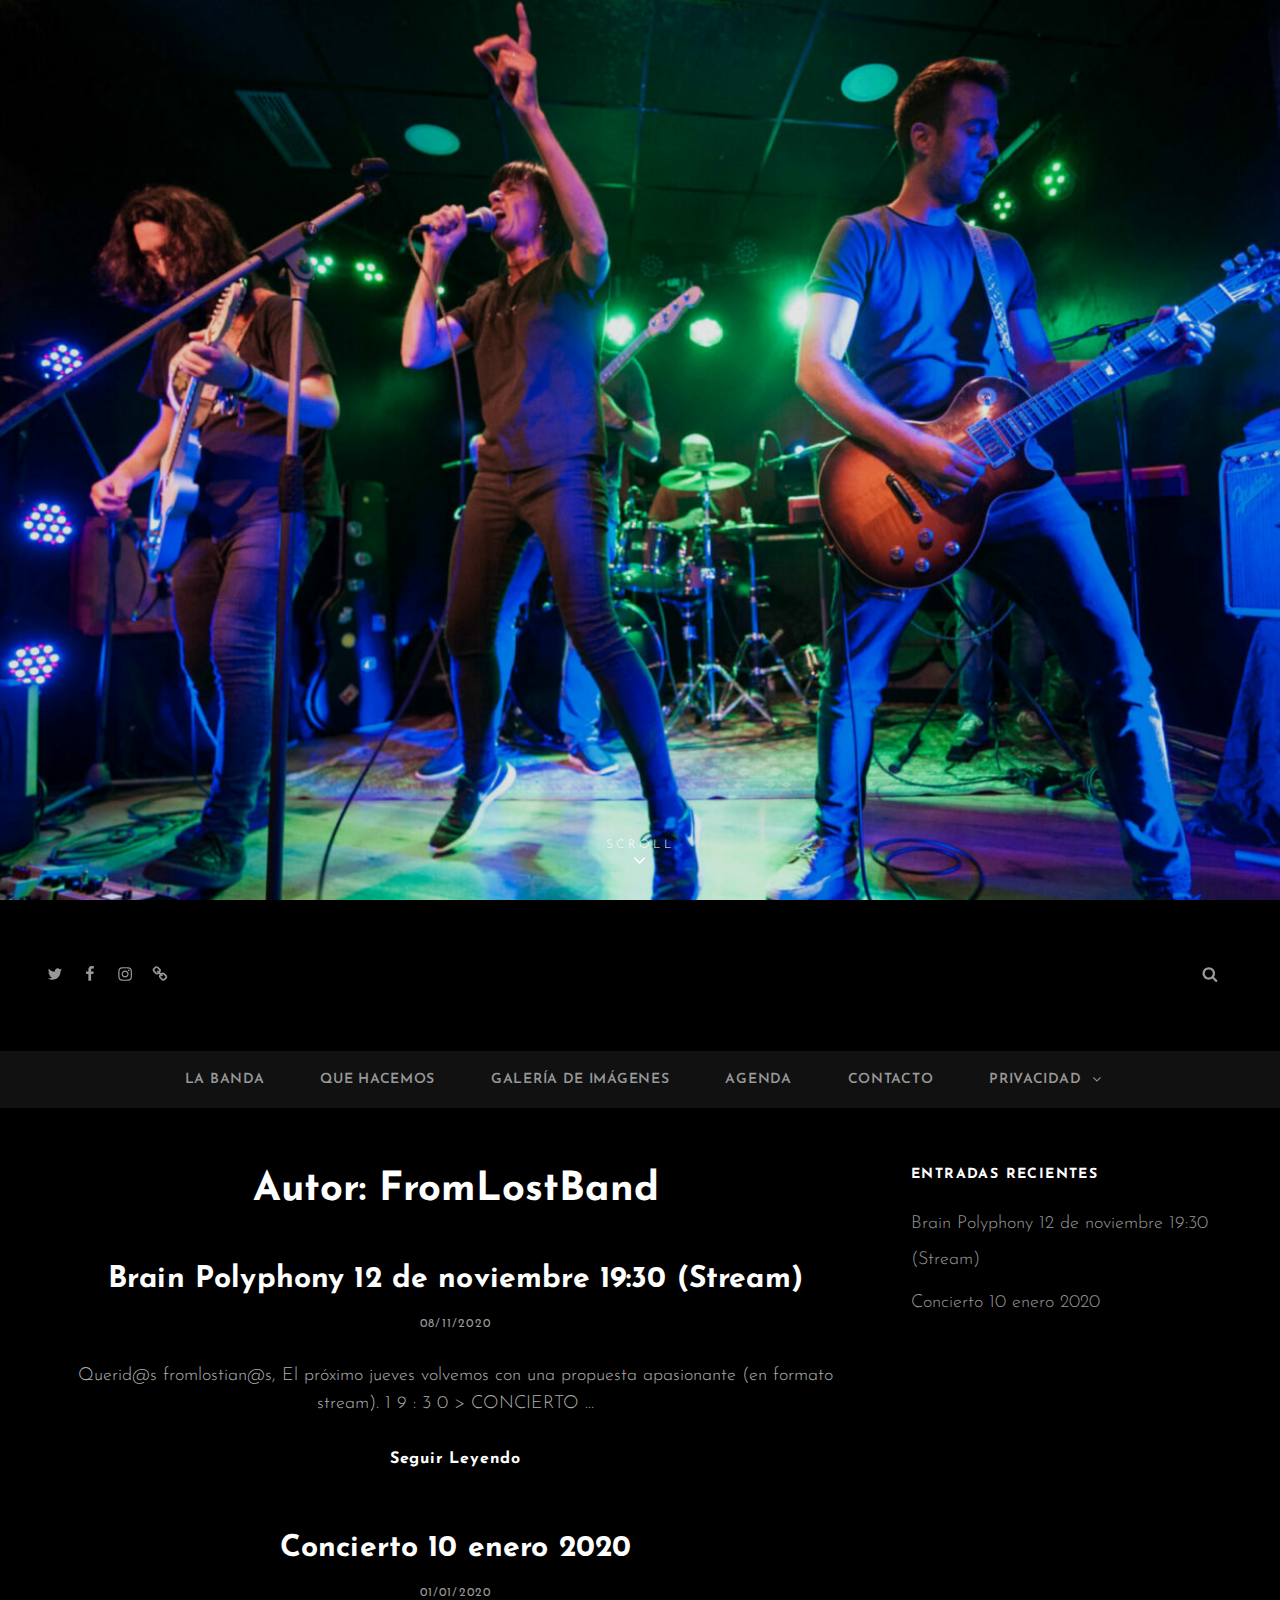
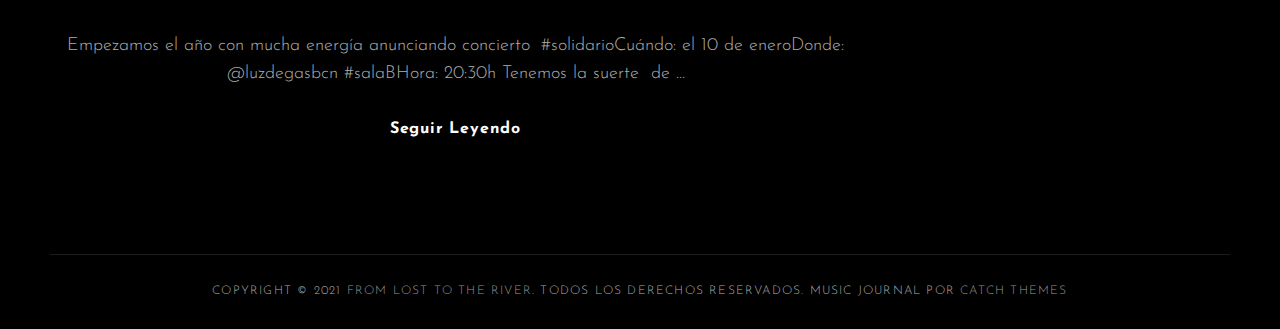
<file: author/FromLostBand/index.html>
<!DOCTYPE html>
<html lang="es" class="no-js">
<head>
	<meta charset="UTF-8">
	<meta name="viewport" content="width=device-width, initial-scale=1">
	<link rel="profile" href="http://gmpg.org/xfn/11">
	<script>(function(html){html.className = html.className.replace(/\bno-js\b/,'js')})(document.documentElement);</script>
<title>FromLostBand &#8211; From Lost to the River</title>
<meta name="robots" content="max-image-preview:large">
<link rel="dns-prefetch" href="//fonts.googleapis.com">
<link rel="dns-prefetch" href="//s.w.org">
<link rel="alternate" type="application/rss+xml" title="From Lost to the River &raquo; Feed" href="/feed/">
<link rel="alternate" type="application/rss+xml" title="From Lost to the River &raquo; Feed de los comentarios" href="/comments/feed/">
<link rel="alternate" type="application/rss+xml" title="From Lost to the River &raquo; Feed de entradas de FromLostBand" href="/author/FromLostBand/feed/">
<link rel="stylesheet" id="wp-block-library-css" href="/wp-includes/css/dist/block-library/style.min.css?ver=5.7" type="text/css" media="all">
<link rel="stylesheet" id="wp-block-library-theme-css" href="/wp-includes/css/dist/block-library/theme.min.css?ver=5.7" type="text/css" media="all">
<link rel="stylesheet" id="photo-journal-style-css" href="/wp-content/themes/photo-journal/style.css?ver=5.7" type="text/css" media="all">
<link rel="stylesheet" id="music-journal-style-css" href="/wp-content/themes/music-journal/style.css?ver=5.7" type="text/css" media="all">
<link rel="stylesheet" id="photo-journal-fonts-css" href="https://fonts.googleapis.com/css?family=Josefin+Sans%3A%3A300%2C400%2C600%2C700%7CGreat+Vibes%3A%3A300%2C400%2C600%2C700&#038;subset=latin%2Clatin-ext" type="text/css" media="all">
<link rel="stylesheet" id="photo-journal-block-style-css" href="/wp-content/themes/photo-journal/assets/css/blocks.css?ver=1.0" type="text/css" media="all">
<!--[if lt IE 9]>
<script type='text/javascript' src='http://fromlost.atwebpages.com/wp-content/themes/photo-journal/assets/js/html5.min.js?ver=3.7.3' id='photo-journal-html5-js'></script>
<![endif]-->
<script type="text/javascript" src="/wp-includes/js/jquery/jquery.min.js?ver=3.5.1" id="jquery-core-js"></script>
<script type="text/javascript" src="/wp-includes/js/jquery/jquery-migrate.min.js?ver=3.3.2" id="jquery-migrate-js"></script>
<link rel="https://api.w.org/" href="/wp-json/">
<link rel="alternate" type="application/json" href="/wp-json/wp/v2/users/1">
<link rel="EditURI" type="application/rsd+xml" title="RSD" href="/xmlrpc.php?rsd">
<meta name="generator" content="WordPress 5.7">
			<style type="text/css" id="photo-journal-header-css">.site-branding {
			margin: 0 auto 0 0;
		}

		.site-identity {
			clip: rect(1px, 1px, 1px, 1px);
			position: absolute;
		}</style>
	<link rel="icon" href="/wp-content/uploads/2021/04/cropped-cropped-FromLostToTheRiver_logo_190x190-32x32.jpeg" sizes="32x32">
<link rel="icon" href="/wp-content/uploads/2021/04/cropped-cropped-FromLostToTheRiver_logo_190x190-192x192.jpeg" sizes="192x192">
<link rel="apple-touch-icon" href="/wp-content/uploads/2021/04/cropped-cropped-FromLostToTheRiver_logo_190x190-180x180.jpeg">
<meta name="msapplication-TileImage" content="http://fromlost.atwebpages.com/wp-content/uploads/2021/04/cropped-cropped-FromLostToTheRiver_logo_190x190-270x270.jpeg">
</head>

<body class="archive author author-FromLostBand author-1 wp-embed-responsive hfeed fluid-layout two-columns-layout content-left no-header-media-text header-right-menu-disabled social-header-enabled color-scheme-default">


<div id="page" class="site">
	<a class="skip-link screen-reader-text" href="#content">Saltar al contenido</a>

				<div class="header-media">
				<div class="wrapper">
										<div class="custom-header-media">
						<div id="wp-custom-header" class="wp-custom-header"><img src="/wp-content/uploads/2021/04/cropped-DSC1097-1-scaled-1.jpg" width="1920" height="1080" alt="From Lost to the River" srcset="/wp-content/uploads/2021/04/cropped-DSC1097-1-scaled-1.jpg 1920w, /wp-content/uploads/2021/04/cropped-DSC1097-1-scaled-1-300x169.jpg 300w, /wp-content/uploads/2021/04/cropped-DSC1097-1-scaled-1-1024x576.jpg 1024w, /wp-content/uploads/2021/04/cropped-DSC1097-1-scaled-1-768x432.jpg 768w, /wp-content/uploads/2021/04/cropped-DSC1097-1-scaled-1-1536x864.jpg 1536w, /wp-content/uploads/2021/04/cropped-DSC1097-1-scaled-1-990x557.jpg 990w" sizes="(max-width: 1920px) 100vw, 1920px"></div>					</div>
					
					<div class="custom-header-content sections header-media-section">

	
			<h2 class="entry-title"></h2>
	
	
	<p class="site-header-text">	</p>


</div>
				</div>
<!-- .wrapper -->

									<div class="scroll-down">
						<span>Scroll</span>
						<span class="scroll-here" aria-hidden="true"> <svg class="icon icon-angle-down" aria-hidden="true" role="img"> <use href="#icon-angle-down" xlink:href="#icon-angle-down"></use> </svg> </span>
					</div>
<!-- .scroll-down -->
				
			</div>
<!-- .header-media -->
		
<header id="masthead" class="site-header" role="banner">
	<div id="header-content" class="header-content">
		<div class="wrapper">
			<div class="site-header-main">
				
	<div id="site-header-social-menu" class="site-secondary-menu">
			<nav id="social-secondary-navigation-top" class="social-navigation displaynone" role="navigation" aria-label="Header Right Social Links Menu">
				<div class="menu-enllacos-socials-container"><ul id="menu-enllacos-socials" class="social-links-menu">
<li id="menu-item-32" class="menu-item menu-item-type-custom menu-item-object-custom menu-item-32"><a href="https://twitter.com/fromriver"><span class="screen-reader-text">Twitter</span><svg class="icon icon-twitter" aria-hidden="true" role="img"> <use href="#icon-twitter" xlink:href="#icon-twitter"></use> </svg></a></li>
<li id="menu-item-33" class="menu-item menu-item-type-custom menu-item-object-custom menu-item-33"><a href="https://www.facebook.com/FromLostTTRiver/"><span class="screen-reader-text">Facebook</span><svg class="icon icon-facebook" aria-hidden="true" role="img"> <use href="#icon-facebook" xlink:href="#icon-facebook"></use> </svg></a></li>
<li id="menu-item-34" class="menu-item menu-item-type-custom menu-item-object-custom menu-item-34"><a href="https://www.instagram.com/fromlostttriver/"><span class="screen-reader-text">Instagram</span><svg class="icon icon-instagram" aria-hidden="true" role="img"> <use href="#icon-instagram" xlink:href="#icon-instagram"></use> </svg></a></li>
<li id="menu-item-35" class="menu-item menu-item-type-custom menu-item-object-custom menu-item-35"><a href="/?feed=rss2"><span class="screen-reader-text">RSS</span><svg class="icon icon-chain" aria-hidden="true" role="img"> <use href="#icon-chain" xlink:href="#icon-chain"></use> </svg></a></li>
</ul></div>			</nav><!-- #social-secondary-navigation -->
	</div>
<!-- #site-header-menu -->
					<div class="site-branding">
						
						<div class="site-identity">
															<p class="site-title"><a href="/" rel="home">From Lost to the River</a></p>
															<p class="site-description">Grupo de música con objetivos solidarios y de concienciación social</p>
													</div>
<!-- .site-identity -->
					</div>
<!-- .site-branding -->
					<div class="secondary-search-wrapper">
						<div id="search-social-container-right" class="search-social-container with-social">
	        				<div id="search-container">
	            				

<form role="search" method="get" class="search-form" action="/">
	<label>
		<span class="screen-reader-text">Buscar:</span>
		<input type="search" class="search-field" placeholder="Buscar" value="" name="s">
	</label>
	<button type="submit" class="search-submit"><svg class="icon icon-search" aria-hidden="true" role="img"> <use href="#icon-search" xlink:href="#icon-search"></use> </svg><span class="screen-reader-text">Buscar</span></button>
</form>
	            			</div>
<!-- #search-container -->
						</div>
<!-- #search-social-container-right -->
					</div>
<!-- .secondary-search-wrapper -->
			</div>
<!-- .site-header-main -->
		</div>
<!-- .wrapper -->
	</div>
<!-- #header-content -->
</header><!-- .site-header -->


<div id="header-navigation-area">
	<div class="wrapper">
		<button id="primary-menu-toggle" class="menu-primary-toggle menu-toggle" aria-controls="primary-menu" aria-expanded="false">
			<svg class="icon icon-bars" aria-hidden="true" role="img"> <use href="#icon-bars" xlink:href="#icon-bars"></use> </svg><svg class="icon icon-close" aria-hidden="true" role="img"> <use href="#icon-close" xlink:href="#icon-close"></use> </svg><span class="menu-label-prefix">Principal</span>				<span class="menu-label">
					Menú				</span>
		</button>

		<div id="site-header-menu" class="site-primary-menu">
							<nav id="site-primary-navigation" class="main-navigation site-navigation custom-primary-menu" role="navigation" aria-label="Menú principal">
					<div class="primary-menu-container"><ul id="menu-menu-principal" class="primary-menu">
<li id="menu-item-37" class="menu-item menu-item-type-post_type menu-item-object-page menu-item-home menu-item-37"><a href="/">La Banda</a></li>
<li id="menu-item-38" class="menu-item menu-item-type-post_type menu-item-object-page menu-item-38"><a href="/que-hacemos/">Que hacemos</a></li>
<li id="menu-item-39" class="menu-item menu-item-type-post_type menu-item-object-page menu-item-39"><a href="/galeria-de-imagenes/">Galería de imágenes</a></li>
<li id="menu-item-40" class="menu-item menu-item-type-post_type menu-item-object-page current_page_parent menu-item-40"><a href="/agenda/">Agenda</a></li>
<li id="menu-item-41" class="menu-item menu-item-type-post_type menu-item-object-page menu-item-41"><a href="/contacto/">Contacto</a></li>
<li id="menu-item-42" class="menu-item menu-item-type-post_type menu-item-object-page menu-item-has-children menu-item-42">
<a href="/privacidad/">Privacidad<svg class="icon icon-angle-down" aria-hidden="true" role="img"> <use href="#icon-angle-down" xlink:href="#icon-angle-down"></use> </svg></a>
<ul class="sub-menu">
	<li id="menu-item-43" class="menu-item menu-item-type-post_type menu-item-object-page menu-item-43"><a href="/politica-de-cookies/">Política de cookies</a></li>
</ul>
</li>
</ul></div>				</nav><!-- #site-primary-navigation.custom-primary-menu -->
			
			<div class="search-social-wrap">
				<div class="secondary-search-wrapper">
					<div id="search-social-container-right" class="search-social-container with-social">
        				<div id="search-container">
            				

<form role="search" method="get" class="search-form" action="/">
	<label>
		<span class="screen-reader-text">Buscar:</span>
		<input type="search" class="search-field" placeholder="Buscar" value="" name="s">
	</label>
	<button type="submit" class="search-submit"><svg class="icon icon-search" aria-hidden="true" role="img"> <use href="#icon-search" xlink:href="#icon-search"></use> </svg><span class="screen-reader-text">Buscar</span></button>
</form>
            			</div>
<!-- #search-container -->
					</div>
<!-- #search-social-container-right -->
				</div>
<!-- .secondary-search-wrapper -->

									<div id="site-header-social-menu" class="site-secondary-menu">
							<nav id="social-secondary-navigation-top" class="social-navigation displaynone" role="navigation" aria-label="Header Right Social Links Menu">
								<div class="menu-enllacos-socials-container"><ul id="menu-enllacos-socials-1" class="social-links-menu">
<li class="menu-item menu-item-type-custom menu-item-object-custom menu-item-32"><a href="https://twitter.com/fromriver"><span class="screen-reader-text">Twitter</span><svg class="icon icon-twitter" aria-hidden="true" role="img"> <use href="#icon-twitter" xlink:href="#icon-twitter"></use> </svg></a></li>
<li class="menu-item menu-item-type-custom menu-item-object-custom menu-item-33"><a href="https://www.facebook.com/FromLostTTRiver/"><span class="screen-reader-text">Facebook</span><svg class="icon icon-facebook" aria-hidden="true" role="img"> <use href="#icon-facebook" xlink:href="#icon-facebook"></use> </svg></a></li>
<li class="menu-item menu-item-type-custom menu-item-object-custom menu-item-34"><a href="https://www.instagram.com/fromlostttriver/"><span class="screen-reader-text">Instagram</span><svg class="icon icon-instagram" aria-hidden="true" role="img"> <use href="#icon-instagram" xlink:href="#icon-instagram"></use> </svg></a></li>
<li class="menu-item menu-item-type-custom menu-item-object-custom menu-item-35"><a href="/?feed=rss2"><span class="screen-reader-text">RSS</span><svg class="icon icon-chain" aria-hidden="true" role="img"> <use href="#icon-chain" xlink:href="#icon-chain"></use> </svg></a></li>
</ul></div>							</nav><!-- #social-secondary-navigation -->
					</div>
<!-- #site-header-menu -->
								</div> <!-- .search-social-wrap -->
		</div>
<!-- .site-header-main -->
	</div>
<!-- .wrapper -->
</div>
<!-- #header-navigation-area -->








	
	<div id="content" class="site-content">
		<div class="wrapper">

	<div id="primary" class="content-area">
		<main id="main" class="site-main" role="main">

		
			<div class="archive-posts-wrapper">
				<header class="page-header">
					<h1 class="page-title">Autor: <span>FromLostBand</span>
</h1>				</header><!-- .page-header -->

				<div class="section-content-wrapper">
					<div id="infinite-post-wrap" class="archive-post-wrap">
					<article id="post-26" class="post-26 post type-post status-publish format-standard hentry category-uncategorized">
	<div class="post-wrapper">
		
		<div class="entry-container">
			<header class="entry-header">
				<div class="entry-meta">
									</div>
<!-- .entry-meta -->
				
				<h2 class="entry-title"><a href="/brain-polyphony-12-de-noviembre-1930-stream/" rel="bookmark">Brain Polyphony 12 de noviembre 19:30 (Stream)</a></h2>
				<div class="entry-meta"><span class="posted-on"><span class="date-label screen-reader-text">Publicada el </span><a href="/brain-polyphony-12-de-noviembre-1930-stream/" rel="bookmark"><time class="entry-date published" datetime="2020-11-08T11:09:00+00:00">08/11/2020</time><time class="updated" datetime="2021-04-05T11:11:25+00:00">05/04/2021</time></a></span></div>
<!-- .entry-meta -->			</header><!-- .entry-header -->
				<div class="entry-summary">
					<p>Querid@s fromlostian@s, El próximo jueves volvemos con una propuesta apasionante (en formato stream). 1 9 : 3 0 &gt; CONCIERTO &hellip; <a href="/brain-polyphony-12-de-noviembre-1930-stream/" class="more-link"><span class="more-button">Seguir leyendo<span class="screen-reader-text">Brain Polyphony 12 de noviembre 19:30 (Stream)</span></span></a></p>

									</div>
<!-- .entry-summary -->
					</div>
<!-- .entry-container -->
	</div>
<!-- .hentry-inner -->
</article><!-- #post-## -->
<article id="post-27" class="post-27 post type-post status-publish format-standard hentry category-uncategorized">
	<div class="post-wrapper">
		
		<div class="entry-container">
			<header class="entry-header">
				<div class="entry-meta">
									</div>
<!-- .entry-meta -->
				
				<h2 class="entry-title"><a href="/concierto-10-enero-2020/" rel="bookmark">Concierto  10 enero 2020</a></h2>
				<div class="entry-meta"><span class="posted-on"><span class="date-label screen-reader-text">Publicada el </span><a href="/concierto-10-enero-2020/" rel="bookmark"><time class="entry-date published" datetime="2020-01-01T11:10:00+00:00">01/01/2020</time><time class="updated" datetime="2021-04-05T11:10:44+00:00">05/04/2021</time></a></span></div>
<!-- .entry-meta -->			</header><!-- .entry-header -->
				<div class="entry-summary">
					<p>Empezamos el año con mucha energía anunciando concierto #solidarioCuándo: el 10 de eneroDonde: @luzdegasbcn #salaBHora: 20:30h Tenemos la suerte&nbsp; de &hellip; <a href="/concierto-10-enero-2020/" class="more-link"><span class="more-button">Seguir leyendo<span class="screen-reader-text">Concierto  10 enero 2020</span></span></a></p>

									</div>
<!-- .entry-summary -->
					</div>
<!-- .entry-container -->
	</div>
<!-- .hentry-inner -->
</article><!-- #post-## -->
					</div>
<!-- .archive-post-wrapper -->
									</div>
<!-- .section-content-wrap -->
			</div>
<!-- .archive-posts-wrapper -->

		

		</main><!-- .site-main -->
	</div>
<!-- .content-area -->



<aside id="secondary" class="sidebar widget-area" role="complementary">
	
		<section id="recent-posts-2" class="widget widget_recent_entries">
		<h2 class="widget-title">Entradas recientes</h2>
		<ul>
											<li>
					<a href="/brain-polyphony-12-de-noviembre-1930-stream/">Brain Polyphony 12 de noviembre 19:30 (Stream)</a>
									</li>
											<li>
					<a href="/concierto-10-enero-2020/">Concierto  10 enero 2020</a>
									</li>
					</ul>

		</section></aside><!-- .sidebar .widget-area -->
		</div>
<!-- .wrapper -->
	</div>
<!-- .site-content -->

	

	<footer id="colophon" class="site-footer" role="contentinfo">

		

		<div id="site-generator">
			
			

	<div class="site-info">
		<div class="wrapper">
<div id="footer-left-content" class="copyright">Copyright &copy; 2021 <a href="/">From Lost to the River</a>. Todos los derechos reservados. Music Journal&nbsp;por&nbsp;<a target="_blank" href="https://catchthemes.com/">Catch Themes</a>
</div>
		</div>
<!-- .wrapper -->
	</div>
<!-- .site-info -->		</div>
<!-- #site-generator -->

	</footer><!-- .site-footer -->
</div>
<!-- .site -->

<a href="#masthead" id="scrollup" class="backtotop"><svg class="icon icon-angle-down" aria-hidden="true" role="img"> <use href="#icon-angle-down" xlink:href="#icon-angle-down"></use> </svg><span class="screen-reader-text">Desplazar hacia arriba</span></a><script type="text/javascript" src="/wp-content/themes/photo-journal/assets/js/skip-link-focus-fix.min.js?ver=20181115" id="photo-journal-skip-link-focus-fix-js"></script>
<script type="text/javascript" src="/wp-content/themes/photo-journal/assets/js/fitvids.min.js?ver=1.1" id="jquery-fitvids-js"></script>
<script type="text/javascript" src="/wp-content/themes/photo-journal/assets/js/jquery.matchHeight.min.js?ver=20181115" id="jquery-match-height-js"></script>
<script type="text/javascript" src="/wp-includes/js/imagesloaded.min.js?ver=4.1.4" id="imagesloaded-js"></script>
<script type="text/javascript" src="/wp-includes/js/masonry.min.js?ver=4.2.2" id="masonry-js"></script>
<script type="text/javascript" src="/wp-includes/js/jquery/jquery.masonry.min.js?ver=3.1.2b" id="jquery-masonry-js"></script>
<script type="text/javascript" id="photo-journal-script-js-extra">
/* <![CDATA[ */
var photoJournalScreenReaderText = {"expand":"ampliar el menú hijo","collapse":"contraer menú hijo","icon":"<svg class=\"icon icon-angle-down\" aria-hidden=\"true\" role=\"img\"> <use href=\"#icon-angle-down\" xlink:href=\"#icon-angle-down\"><\/use> <span class=\"svg-fallback icon-angle-down\"><\/span><\/svg>"};
/* ]]> */
</script>
<script type="text/javascript" src="/wp-content/themes/photo-journal/assets/js/functions.min.js?ver=20181115" id="photo-journal-script-js"></script>
<svg style="position: absolute; width: 0; height: 0; overflow: hidden;" version="1.1" xmlns="http://www.w3.org/2000/svg" xmlns:xlink="http://www.w3.org/1999/xlink">
<defs>
<symbol id="icon-behance" viewbox="0 0 37 32">
<path class="path1" d="M33 6.054h-9.125v2.214h9.125v-2.214zM28.5 13.661q-1.607 0-2.607 0.938t-1.107 2.545h7.286q-0.321-3.482-3.571-3.482zM28.786 24.107q1.125 0 2.179-0.571t1.357-1.554h3.946q-1.786 5.482-7.625 5.482-3.821 0-6.080-2.357t-2.259-6.196q0-3.714 2.33-6.17t6.009-2.455q2.464 0 4.295 1.214t2.732 3.196 0.902 4.429q0 0.304-0.036 0.839h-11.75q0 1.982 1.027 3.063t2.973 1.080zM4.946 23.214h5.286q3.661 0 3.661-2.982 0-3.214-3.554-3.214h-5.393v6.196zM4.946 13.625h5.018q1.393 0 2.205-0.652t0.813-2.027q0-2.571-3.393-2.571h-4.643v5.25zM0 4.536h10.607q1.554 0 2.768 0.25t2.259 0.848 1.607 1.723 0.563 2.75q0 3.232-3.071 4.696 2.036 0.571 3.071 2.054t1.036 3.643q0 1.339-0.438 2.438t-1.179 1.848-1.759 1.268-2.161 0.75-2.393 0.232h-10.911v-22.5z"></path>
</symbol>
<symbol id="icon-deviantart" viewbox="0 0 18 32">
<path class="path1" d="M18.286 5.411l-5.411 10.393 0.429 0.554h4.982v7.411h-9.054l-0.786 0.536-2.536 4.875-0.536 0.536h-5.375v-5.411l5.411-10.411-0.429-0.536h-4.982v-7.411h9.054l0.786-0.536 2.536-4.875 0.536-0.536h5.375v5.411z"></path>
</symbol>
<symbol id="icon-medium" viewbox="0 0 32 32">
<path class="path1" d="M10.661 7.518v20.946q0 0.446-0.223 0.759t-0.652 0.313q-0.304 0-0.589-0.143l-8.304-4.161q-0.375-0.179-0.634-0.598t-0.259-0.83v-20.357q0-0.357 0.179-0.607t0.518-0.25q0.25 0 0.786 0.268l9.125 4.571q0.054 0.054 0.054 0.089zM11.804 9.321l9.536 15.464-9.536-4.75v-10.714zM32 9.643v18.821q0 0.446-0.25 0.723t-0.679 0.277-0.839-0.232l-7.875-3.929zM31.946 7.5q0 0.054-4.58 7.491t-5.366 8.705l-6.964-11.321 5.786-9.411q0.304-0.5 0.929-0.5 0.25 0 0.464 0.107l9.661 4.821q0.071 0.036 0.071 0.107z"></path>
</symbol>
<symbol id="icon-slideshare" viewbox="0 0 32 32">
<path class="path1" d="M15.589 13.214q0 1.482-1.134 2.545t-2.723 1.063-2.723-1.063-1.134-2.545q0-1.5 1.134-2.554t2.723-1.054 2.723 1.054 1.134 2.554zM24.554 13.214q0 1.482-1.125 2.545t-2.732 1.063q-1.589 0-2.723-1.063t-1.134-2.545q0-1.5 1.134-2.554t2.723-1.054q1.607 0 2.732 1.054t1.125 2.554zM28.571 16.429v-11.911q0-1.554-0.571-2.205t-1.982-0.652h-19.857q-1.482 0-2.009 0.607t-0.527 2.25v12.018q0.768 0.411 1.58 0.714t1.446 0.5 1.446 0.33 1.268 0.196 1.25 0.071 1.045 0.009 1.009-0.036 0.795-0.036q1.214-0.018 1.696 0.482 0.107 0.107 0.179 0.161 0.464 0.446 1.089 0.911 0.125-1.625 2.107-1.554 0.089 0 0.652 0.027t0.768 0.036 0.813 0.018 0.946-0.018 0.973-0.080 1.089-0.152 1.107-0.241 1.196-0.348 1.205-0.482 1.286-0.616zM31.482 16.339q-2.161 2.661-6.643 4.5 1.5 5.089-0.411 8.304-1.179 2.018-3.268 2.643-1.857 0.571-3.25-0.268-1.536-0.911-1.464-2.929l-0.018-5.821v-0.018q-0.143-0.036-0.438-0.107t-0.42-0.089l-0.018 6.036q0.071 2.036-1.482 2.929-1.411 0.839-3.268 0.268-2.089-0.643-3.25-2.679-1.875-3.214-0.393-8.268-4.482-1.839-6.643-4.5-0.446-0.661-0.071-1.125t1.071 0.018q0.054 0.036 0.196 0.125t0.196 0.143v-12.393q0-1.286 0.839-2.196t2.036-0.911h22.446q1.196 0 2.036 0.911t0.839 2.196v12.393l0.375-0.268q0.696-0.482 1.071-0.018t-0.071 1.125z"></path>
</symbol>
<symbol id="icon-snapchat-ghost" viewbox="0 0 30 32">
<path class="path1" d="M15.143 2.286q2.393-0.018 4.295 1.223t2.92 3.438q0.482 1.036 0.482 3.196 0 0.839-0.161 3.411 0.25 0.125 0.5 0.125 0.321 0 0.911-0.241t0.911-0.241q0.518 0 1 0.321t0.482 0.821q0 0.571-0.563 0.964t-1.232 0.563-1.232 0.518-0.563 0.848q0 0.268 0.214 0.768 0.661 1.464 1.83 2.679t2.58 1.804q0.5 0.214 1.429 0.411 0.5 0.107 0.5 0.625 0 1.25-3.911 1.839-0.125 0.196-0.196 0.696t-0.25 0.83-0.589 0.33q-0.357 0-1.107-0.116t-1.143-0.116q-0.661 0-1.107 0.089-0.571 0.089-1.125 0.402t-1.036 0.679-1.036 0.723-1.357 0.598-1.768 0.241q-0.929 0-1.723-0.241t-1.339-0.598-1.027-0.723-1.036-0.679-1.107-0.402q-0.464-0.089-1.125-0.089-0.429 0-1.17 0.134t-1.045 0.134q-0.446 0-0.625-0.33t-0.25-0.848-0.196-0.714q-3.911-0.589-3.911-1.839 0-0.518 0.5-0.625 0.929-0.196 1.429-0.411 1.393-0.571 2.58-1.804t1.83-2.679q0.214-0.5 0.214-0.768 0-0.5-0.563-0.848t-1.241-0.527-1.241-0.563-0.563-0.938q0-0.482 0.464-0.813t0.982-0.33q0.268 0 0.857 0.232t0.946 0.232q0.321 0 0.571-0.125-0.161-2.536-0.161-3.393 0-2.179 0.482-3.214 1.143-2.446 3.071-3.536t4.714-1.125z"></path>
</symbol>
<symbol id="icon-yelp" viewbox="0 0 27 32">
<path class="path1" d="M13.804 23.554v2.268q-0.018 5.214-0.107 5.446-0.214 0.571-0.911 0.714-0.964 0.161-3.241-0.679t-2.902-1.589q-0.232-0.268-0.304-0.643-0.018-0.214 0.071-0.464 0.071-0.179 0.607-0.839t3.232-3.857q0.018 0 1.071-1.25 0.268-0.339 0.705-0.438t0.884 0.063q0.429 0.179 0.67 0.518t0.223 0.75zM11.143 19.071q-0.054 0.982-0.929 1.25l-2.143 0.696q-4.911 1.571-5.214 1.571-0.625-0.036-0.964-0.643-0.214-0.446-0.304-1.339-0.143-1.357 0.018-2.973t0.536-2.223 1-0.571q0.232 0 3.607 1.375 1.25 0.518 2.054 0.839l1.5 0.607q0.411 0.161 0.634 0.545t0.205 0.866zM25.893 24.375q-0.125 0.964-1.634 2.875t-2.42 2.268q-0.661 0.25-1.125-0.125-0.25-0.179-3.286-5.125l-0.839-1.375q-0.25-0.375-0.205-0.821t0.348-0.821q0.625-0.768 1.482-0.464 0.018 0.018 2.125 0.714 3.625 1.179 4.321 1.42t0.839 0.366q0.5 0.393 0.393 1.089zM13.893 13.089q0.089 1.821-0.964 2.179-1.036 0.304-2.036-1.268l-6.75-10.679q-0.143-0.625 0.339-1.107 0.732-0.768 3.705-1.598t4.009-0.563q0.714 0.179 0.875 0.804 0.054 0.321 0.393 5.455t0.429 6.777zM25.714 15.018q0.054 0.696-0.464 1.054-0.268 0.179-5.875 1.536-1.196 0.268-1.625 0.411l0.018-0.036q-0.411 0.107-0.821-0.071t-0.661-0.571q-0.536-0.839 0-1.554 0.018-0.018 1.339-1.821 2.232-3.054 2.679-3.643t0.607-0.696q0.5-0.339 1.161-0.036 0.857 0.411 2.196 2.384t1.446 2.991v0.054z"></path>
</symbol>
<symbol id="icon-vine" viewbox="0 0 27 32">
<path class="path1" d="M26.732 14.768v3.536q-1.804 0.411-3.536 0.411-1.161 2.429-2.955 4.839t-3.241 3.848-2.286 1.902q-1.429 0.804-2.893-0.054-0.5-0.304-1.080-0.777t-1.518-1.491-1.83-2.295-1.92-3.286-1.884-4.357-1.634-5.616-1.259-6.964h5.054q0.464 3.893 1.25 7.116t1.866 5.661 2.17 4.205 2.5 3.482q3.018-3.018 5.125-7.25-2.536-1.286-3.982-3.929t-1.446-5.946q0-3.429 1.857-5.616t5.071-2.188q3.179 0 4.875 1.884t1.696 5.313q0 2.839-1.036 5.107-0.125 0.018-0.348 0.054t-0.821 0.036-1.125-0.107-1.107-0.455-0.902-0.92q0.554-1.839 0.554-3.286 0-1.554-0.518-2.357t-1.411-0.804q-0.946 0-1.518 0.884t-0.571 2.509q0 3.321 1.875 5.241t4.768 1.92q1.107 0 2.161-0.25z"></path>
</symbol>
<symbol id="icon-vk" viewbox="0 0 35 32">
<path class="path1" d="M34.232 9.286q0.411 1.143-2.679 5.25-0.429 0.571-1.161 1.518-1.393 1.786-1.607 2.339-0.304 0.732 0.25 1.446 0.304 0.375 1.446 1.464h0.018l0.071 0.071q2.518 2.339 3.411 3.946 0.054 0.089 0.116 0.223t0.125 0.473-0.009 0.607-0.446 0.491-1.054 0.223l-4.571 0.071q-0.429 0.089-1-0.089t-0.929-0.393l-0.357-0.214q-0.536-0.375-1.25-1.143t-1.223-1.384-1.089-1.036-1.009-0.277q-0.054 0.018-0.143 0.063t-0.304 0.259-0.384 0.527-0.304 0.929-0.116 1.384q0 0.268-0.063 0.491t-0.134 0.33l-0.071 0.089q-0.321 0.339-0.946 0.393h-2.054q-1.268 0.071-2.607-0.295t-2.348-0.946-1.839-1.179-1.259-1.027l-0.446-0.429q-0.179-0.179-0.491-0.536t-1.277-1.625-1.893-2.696-2.188-3.768-2.33-4.857q-0.107-0.286-0.107-0.482t0.054-0.286l0.071-0.107q0.268-0.339 1.018-0.339l4.893-0.036q0.214 0.036 0.411 0.116t0.286 0.152l0.089 0.054q0.286 0.196 0.429 0.571 0.357 0.893 0.821 1.848t0.732 1.455l0.286 0.518q0.518 1.071 1 1.857t0.866 1.223 0.741 0.688 0.607 0.25 0.482-0.089q0.036-0.018 0.089-0.089t0.214-0.393 0.241-0.839 0.17-1.446 0-2.232q-0.036-0.714-0.161-1.304t-0.25-0.821l-0.107-0.214q-0.446-0.607-1.518-0.768-0.232-0.036 0.089-0.429 0.304-0.339 0.679-0.536 0.946-0.464 4.268-0.429 1.464 0.018 2.411 0.232 0.357 0.089 0.598 0.241t0.366 0.429 0.188 0.571 0.063 0.813-0.018 0.982-0.045 1.259-0.027 1.473q0 0.196-0.018 0.75t-0.009 0.857 0.063 0.723 0.205 0.696 0.402 0.438q0.143 0.036 0.304 0.071t0.464-0.196 0.679-0.616 0.929-1.196 1.214-1.92q1.071-1.857 1.911-4.018 0.071-0.179 0.179-0.313t0.196-0.188l0.071-0.054 0.089-0.045t0.232-0.054 0.357-0.009l5.143-0.036q0.696-0.089 1.143 0.045t0.554 0.295z"></path>
</symbol>
<symbol id="icon-search" viewbox="0 0 30 32">
<path class="path1" d="M20.571 14.857q0-3.304-2.348-5.652t-5.652-2.348-5.652 2.348-2.348 5.652 2.348 5.652 5.652 2.348 5.652-2.348 2.348-5.652zM29.714 29.714q0 0.929-0.679 1.607t-1.607 0.679q-0.964 0-1.607-0.679l-6.125-6.107q-3.196 2.214-7.125 2.214-2.554 0-4.884-0.991t-4.018-2.679-2.679-4.018-0.991-4.884 0.991-4.884 2.679-4.018 4.018-2.679 4.884-0.991 4.884 0.991 4.018 2.679 2.679 4.018 0.991 4.884q0 3.929-2.214 7.125l6.125 6.125q0.661 0.661 0.661 1.607z"></path>
</symbol>
<symbol id="icon-envelope-o" viewbox="0 0 1792 1792">
<path d="M1664 1504v-768q-32 36-69 66-268 206-426 338-51 43-83 67t-86.5 48.5-102.5 24.5h-2q-48 0-102.5-24.5t-86.5-48.5-83-67q-158-132-426-338-37-30-69-66v768q0 13 9.5 22.5t22.5 9.5h1472q13 0 22.5-9.5t9.5-22.5zm0-1051v-24.5l-.5-13-3-12.5-5.5-9-9-7.5-14-2.5h-1472q-13 0-22.5 9.5t-9.5 22.5q0 168 147 284 193 152 401 317 6 5 35 29.5t46 37.5 44.5 31.5 50.5 27.5 43 9h2q20 0 43-9t50.5-27.5 44.5-31.5 46-37.5 35-29.5q208-165 401-317 54-43 100.5-115.5t46.5-131.5zm128-37v1088q0 66-47 113t-113 47h-1472q-66 0-113-47t-47-113v-1088q0-66 47-113t113-47h1472q66 0 113 47t47 113z"></path>
</symbol>
<symbol id="icon-close" viewbox="0 0 25 32">
<path class="path1" d="M23.179 23.607q0 0.714-0.5 1.214l-2.429 2.429q-0.5 0.5-1.214 0.5t-1.214-0.5l-5.25-5.25-5.25 5.25q-0.5 0.5-1.214 0.5t-1.214-0.5l-2.429-2.429q-0.5-0.5-0.5-1.214t0.5-1.214l5.25-5.25-5.25-5.25q-0.5-0.5-0.5-1.214t0.5-1.214l2.429-2.429q0.5-0.5 1.214-0.5t1.214 0.5l5.25 5.25 5.25-5.25q0.5-0.5 1.214-0.5t1.214 0.5l2.429 2.429q0.5 0.5 0.5 1.214t-0.5 1.214l-5.25 5.25 5.25 5.25q0.5 0.5 0.5 1.214z"></path>
</symbol>
<symbol id="icon-angle-down" viewbox="0 0 21 32">
<path class="path1" d="M19.196 13.143q0 0.232-0.179 0.411l-8.321 8.321q-0.179 0.179-0.411 0.179t-0.411-0.179l-8.321-8.321q-0.179-0.179-0.179-0.411t0.179-0.411l0.893-0.893q0.179-0.179 0.411-0.179t0.411 0.179l7.018 7.018 7.018-7.018q0.179-0.179 0.411-0.179t0.411 0.179l0.893 0.893q0.179 0.179 0.179 0.411z"></path>
</symbol>
<symbol id="icon-folder-open" viewbox="0 0 34 32">
<path class="path1" d="M33.554 17q0 0.554-0.554 1.179l-6 7.071q-0.768 0.911-2.152 1.545t-2.563 0.634h-19.429q-0.607 0-1.080-0.232t-0.473-0.768q0-0.554 0.554-1.179l6-7.071q0.768-0.911 2.152-1.545t2.563-0.634h19.429q0.607 0 1.080 0.232t0.473 0.768zM27.429 10.857v2.857h-14.857q-1.679 0-3.518 0.848t-2.929 2.134l-6.107 7.179q0-0.071-0.009-0.223t-0.009-0.223v-17.143q0-1.643 1.179-2.821t2.821-1.179h5.714q1.643 0 2.821 1.179t1.179 2.821v0.571h9.714q1.643 0 2.821 1.179t1.179 2.821z"></path>
</symbol>
<symbol id="icon-twitter" viewbox="0 0 30 32">
<path class="path1" d="M28.929 7.286q-1.196 1.75-2.893 2.982 0.018 0.25 0.018 0.75 0 2.321-0.679 4.634t-2.063 4.437-3.295 3.759-4.607 2.607-5.768 0.973q-4.839 0-8.857-2.589 0.625 0.071 1.393 0.071 4.018 0 7.161-2.464-1.875-0.036-3.357-1.152t-2.036-2.848q0.589 0.089 1.089 0.089 0.768 0 1.518-0.196-2-0.411-3.313-1.991t-1.313-3.67v-0.071q1.214 0.679 2.607 0.732-1.179-0.786-1.875-2.054t-0.696-2.75q0-1.571 0.786-2.911 2.161 2.661 5.259 4.259t6.634 1.777q-0.143-0.679-0.143-1.321 0-2.393 1.688-4.080t4.080-1.688q2.5 0 4.214 1.821 1.946-0.375 3.661-1.393-0.661 2.054-2.536 3.179 1.661-0.179 3.321-0.893z"></path>
</symbol>
<symbol id="icon-facebook" viewbox="0 0 19 32">
<path class="path1" d="M17.125 0.214v4.714h-2.804q-1.536 0-2.071 0.643t-0.536 1.929v3.375h5.232l-0.696 5.286h-4.536v13.554h-5.464v-13.554h-4.554v-5.286h4.554v-3.893q0-3.321 1.857-5.152t4.946-1.83q2.625 0 4.071 0.214z"></path>
</symbol>
<symbol id="icon-github" viewbox="0 0 27 32">
<path class="path1" d="M13.714 2.286q3.732 0 6.884 1.839t4.991 4.991 1.839 6.884q0 4.482-2.616 8.063t-6.759 4.955q-0.482 0.089-0.714-0.125t-0.232-0.536q0-0.054 0.009-1.366t0.009-2.402q0-1.732-0.929-2.536 1.018-0.107 1.83-0.321t1.679-0.696 1.446-1.188 0.946-1.875 0.366-2.688q0-2.125-1.411-3.679 0.661-1.625-0.143-3.643-0.5-0.161-1.446 0.196t-1.643 0.786l-0.679 0.429q-1.661-0.464-3.429-0.464t-3.429 0.464q-0.286-0.196-0.759-0.482t-1.491-0.688-1.518-0.241q-0.804 2.018-0.143 3.643-1.411 1.554-1.411 3.679 0 1.518 0.366 2.679t0.938 1.875 1.438 1.196 1.679 0.696 1.83 0.321q-0.696 0.643-0.875 1.839-0.375 0.179-0.804 0.268t-1.018 0.089-1.17-0.384-0.991-1.116q-0.339-0.571-0.866-0.929t-0.884-0.429l-0.357-0.054q-0.375 0-0.518 0.080t-0.089 0.205 0.161 0.25 0.232 0.214l0.125 0.089q0.393 0.179 0.777 0.679t0.563 0.911l0.179 0.411q0.232 0.679 0.786 1.098t1.196 0.536 1.241 0.125 0.991-0.063l0.411-0.071q0 0.679 0.009 1.58t0.009 0.973q0 0.321-0.232 0.536t-0.714 0.125q-4.143-1.375-6.759-4.955t-2.616-8.063q0-3.732 1.839-6.884t4.991-4.991 6.884-1.839zM5.196 21.982q0.054-0.125-0.125-0.214-0.179-0.054-0.232 0.036-0.054 0.125 0.125 0.214 0.161 0.107 0.232-0.036zM5.75 22.589q0.125-0.089-0.036-0.286-0.179-0.161-0.286-0.054-0.125 0.089 0.036 0.286 0.179 0.179 0.286 0.054zM6.286 23.393q0.161-0.125 0-0.339-0.143-0.232-0.304-0.107-0.161 0.089 0 0.321t0.304 0.125zM7.036 24.143q0.143-0.143-0.071-0.339-0.214-0.214-0.357-0.054-0.161 0.143 0.071 0.339 0.214 0.214 0.357 0.054zM8.054 24.589q0.054-0.196-0.232-0.286-0.268-0.071-0.339 0.125t0.232 0.268q0.268 0.107 0.339-0.107zM9.179 24.679q0-0.232-0.304-0.196-0.286 0-0.286 0.196 0 0.232 0.304 0.196 0.286 0 0.286-0.196zM10.214 24.5q-0.036-0.196-0.321-0.161-0.286 0.054-0.25 0.268t0.321 0.143 0.25-0.25z"></path>
</symbol>
<symbol id="icon-bars" viewbox="0 0 27 32">
<path class="path1" d="M27.429 24v2.286q0 0.464-0.339 0.804t-0.804 0.339h-25.143q-0.464 0-0.804-0.339t-0.339-0.804v-2.286q0-0.464 0.339-0.804t0.804-0.339h25.143q0.464 0 0.804 0.339t0.339 0.804zM27.429 14.857v2.286q0 0.464-0.339 0.804t-0.804 0.339h-25.143q-0.464 0-0.804-0.339t-0.339-0.804v-2.286q0-0.464 0.339-0.804t0.804-0.339h25.143q0.464 0 0.804 0.339t0.339 0.804zM27.429 5.714v2.286q0 0.464-0.339 0.804t-0.804 0.339h-25.143q-0.464 0-0.804-0.339t-0.339-0.804v-2.286q0-0.464 0.339-0.804t0.804-0.339h25.143q0.464 0 0.804 0.339t0.339 0.804z"></path>
</symbol>
<symbol id="icon-google-plus" viewbox="0 0 41 32">
<path class="path1" d="M25.661 16.304q0 3.714-1.554 6.616t-4.429 4.536-6.589 1.634q-2.661 0-5.089-1.036t-4.179-2.786-2.786-4.179-1.036-5.089 1.036-5.089 2.786-4.179 4.179-2.786 5.089-1.036q5.107 0 8.768 3.429l-3.554 3.411q-2.089-2.018-5.214-2.018-2.196 0-4.063 1.107t-2.955 3.009-1.089 4.152 1.089 4.152 2.955 3.009 4.063 1.107q1.482 0 2.723-0.411t2.045-1.027 1.402-1.402 0.875-1.482 0.384-1.321h-7.429v-4.5h12.357q0.214 1.125 0.214 2.179zM41.143 14.125v3.75h-3.732v3.732h-3.75v-3.732h-3.732v-3.75h3.732v-3.732h3.75v3.732h3.732z"></path>
</symbol>
<symbol id="icon-linkedin" viewbox="0 0 27 32">
<path class="path1" d="M6.232 11.161v17.696h-5.893v-17.696h5.893zM6.607 5.696q0.018 1.304-0.902 2.179t-2.42 0.875h-0.036q-1.464 0-2.357-0.875t-0.893-2.179q0-1.321 0.92-2.188t2.402-0.866 2.375 0.866 0.911 2.188zM27.429 18.714v10.143h-5.875v-9.464q0-1.875-0.723-2.938t-2.259-1.063q-1.125 0-1.884 0.616t-1.134 1.527q-0.196 0.536-0.196 1.446v9.875h-5.875q0.036-7.125 0.036-11.554t-0.018-5.286l-0.018-0.857h5.875v2.571h-0.036q0.357-0.571 0.732-1t1.009-0.929 1.554-0.777 2.045-0.277q3.054 0 4.911 2.027t1.857 5.938z"></path>
</symbol>
<symbol id="icon-quote-right" viewbox="0 0 30 32">
<path class="path1" d="M13.714 5.714v12.571q0 1.857-0.723 3.545t-1.955 2.92-2.92 1.955-3.545 0.723h-1.143q-0.464 0-0.804-0.339t-0.339-0.804v-2.286q0-0.464 0.339-0.804t0.804-0.339h1.143q1.893 0 3.232-1.339t1.339-3.232v-0.571q0-0.714-0.5-1.214t-1.214-0.5h-4q-1.429 0-2.429-1t-1-2.429v-6.857q0-1.429 1-2.429t2.429-1h6.857q1.429 0 2.429 1t1 2.429zM29.714 5.714v12.571q0 1.857-0.723 3.545t-1.955 2.92-2.92 1.955-3.545 0.723h-1.143q-0.464 0-0.804-0.339t-0.339-0.804v-2.286q0-0.464 0.339-0.804t0.804-0.339h1.143q1.893 0 3.232-1.339t1.339-3.232v-0.571q0-0.714-0.5-1.214t-1.214-0.5h-4q-1.429 0-2.429-1t-1-2.429v-6.857q0-1.429 1-2.429t2.429-1h6.857q1.429 0 2.429 1t1 2.429z"></path>
</symbol>
<symbol id="icon-mail-reply" viewbox="0 0 32 32">
<path class="path1" d="M32 20q0 2.964-2.268 8.054-0.054 0.125-0.188 0.429t-0.241 0.536-0.232 0.393q-0.214 0.304-0.5 0.304-0.268 0-0.42-0.179t-0.152-0.446q0-0.161 0.045-0.473t0.045-0.42q0.089-1.214 0.089-2.196 0-1.804-0.313-3.232t-0.866-2.473-1.429-1.804-1.884-1.241-2.375-0.759-2.75-0.384-3.134-0.107h-4v4.571q0 0.464-0.339 0.804t-0.804 0.339-0.804-0.339l-9.143-9.143q-0.339-0.339-0.339-0.804t0.339-0.804l9.143-9.143q0.339-0.339 0.804-0.339t0.804 0.339 0.339 0.804v4.571h4q12.732 0 15.625 7.196 0.946 2.393 0.946 5.946z"></path>
</symbol>
<symbol id="icon-youtube" viewbox="0 0 27 32">
<path class="path1" d="M17.339 22.214v3.768q0 1.196-0.696 1.196-0.411 0-0.804-0.393v-5.375q0.393-0.393 0.804-0.393 0.696 0 0.696 1.196zM23.375 22.232v0.821h-1.607v-0.821q0-1.214 0.804-1.214t0.804 1.214zM6.125 18.339h1.911v-1.679h-5.571v1.679h1.875v10.161h1.786v-10.161zM11.268 28.5h1.589v-8.821h-1.589v6.75q-0.536 0.75-1.018 0.75-0.321 0-0.375-0.375-0.018-0.054-0.018-0.625v-6.5h-1.589v6.982q0 0.875 0.143 1.304 0.214 0.661 1.036 0.661 0.857 0 1.821-1.089v0.964zM18.929 25.857v-3.518q0-1.304-0.161-1.768-0.304-1-1.268-1-0.893 0-1.661 0.964v-3.875h-1.589v11.839h1.589v-0.857q0.804 0.982 1.661 0.982 0.964 0 1.268-0.982 0.161-0.482 0.161-1.786zM24.964 25.679v-0.232h-1.625q0 0.911-0.036 1.089-0.125 0.643-0.714 0.643-0.821 0-0.821-1.232v-1.554h3.196v-1.839q0-1.411-0.482-2.071-0.696-0.911-1.893-0.911-1.214 0-1.911 0.911-0.5 0.661-0.5 2.071v3.089q0 1.411 0.518 2.071 0.696 0.911 1.929 0.911 1.286 0 1.929-0.946 0.321-0.482 0.375-0.964 0.036-0.161 0.036-1.036zM14.107 9.375v-3.75q0-1.232-0.768-1.232t-0.768 1.232v3.75q0 1.25 0.768 1.25t0.768-1.25zM26.946 22.786q0 4.179-0.464 6.25-0.25 1.054-1.036 1.768t-1.821 0.821q-3.286 0.375-9.911 0.375t-9.911-0.375q-1.036-0.107-1.83-0.821t-1.027-1.768q-0.464-2-0.464-6.25 0-4.179 0.464-6.25 0.25-1.054 1.036-1.768t1.839-0.839q3.268-0.357 9.893-0.357t9.911 0.357q1.036 0.125 1.83 0.839t1.027 1.768q0.464 2 0.464 6.25zM9.125 0h1.821l-2.161 7.125v4.839h-1.786v-4.839q-0.25-1.321-1.089-3.786-0.661-1.839-1.161-3.339h1.893l1.268 4.696zM15.732 5.946v3.125q0 1.446-0.5 2.107-0.661 0.911-1.893 0.911-1.196 0-1.875-0.911-0.5-0.679-0.5-2.107v-3.125q0-1.429 0.5-2.089 0.679-0.911 1.875-0.911 1.232 0 1.893 0.911 0.5 0.661 0.5 2.089zM21.714 3.054v8.911h-1.625v-0.982q-0.946 1.107-1.839 1.107-0.821 0-1.054-0.661-0.143-0.429-0.143-1.339v-7.036h1.625v6.554q0 0.589 0.018 0.625 0.054 0.393 0.375 0.393 0.482 0 1.018-0.768v-6.804h1.625z"></path>
</symbol>
<symbol id="icon-dropbox" viewbox="0 0 32 32">
<path class="path1" d="M7.179 12.625l8.821 5.446-6.107 5.089-8.75-5.696zM24.786 22.536v1.929l-8.75 5.232v0.018l-0.018-0.018-0.018 0.018v-0.018l-8.732-5.232v-1.929l2.625 1.714 6.107-5.071v-0.036l0.018 0.018 0.018-0.018v0.036l6.125 5.071zM9.893 2.107l6.107 5.089-8.821 5.429-6.036-4.821zM24.821 12.625l6.036 4.839-8.732 5.696-6.125-5.089zM22.125 2.107l8.732 5.696-6.036 4.821-8.821-5.429z"></path>
</symbol>
<symbol id="icon-instagram" viewbox="0 0 27 32">
<path class="path1" d="M18.286 16q0-1.893-1.339-3.232t-3.232-1.339-3.232 1.339-1.339 3.232 1.339 3.232 3.232 1.339 3.232-1.339 1.339-3.232zM20.75 16q0 2.929-2.054 4.982t-4.982 2.054-4.982-2.054-2.054-4.982 2.054-4.982 4.982-2.054 4.982 2.054 2.054 4.982zM22.679 8.679q0 0.679-0.482 1.161t-1.161 0.482-1.161-0.482-0.482-1.161 0.482-1.161 1.161-0.482 1.161 0.482 0.482 1.161zM13.714 4.75q-0.125 0-1.366-0.009t-1.884 0-1.723 0.054-1.839 0.179-1.277 0.33q-0.893 0.357-1.571 1.036t-1.036 1.571q-0.196 0.518-0.33 1.277t-0.179 1.839-0.054 1.723 0 1.884 0.009 1.366-0.009 1.366 0 1.884 0.054 1.723 0.179 1.839 0.33 1.277q0.357 0.893 1.036 1.571t1.571 1.036q0.518 0.196 1.277 0.33t1.839 0.179 1.723 0.054 1.884 0 1.366-0.009 1.366 0.009 1.884 0 1.723-0.054 1.839-0.179 1.277-0.33q0.893-0.357 1.571-1.036t1.036-1.571q0.196-0.518 0.33-1.277t0.179-1.839 0.054-1.723 0-1.884-0.009-1.366 0.009-1.366 0-1.884-0.054-1.723-0.179-1.839-0.33-1.277q-0.357-0.893-1.036-1.571t-1.571-1.036q-0.518-0.196-1.277-0.33t-1.839-0.179-1.723-0.054-1.884 0-1.366 0.009zM27.429 16q0 4.089-0.089 5.661-0.179 3.714-2.214 5.75t-5.75 2.214q-1.571 0.089-5.661 0.089t-5.661-0.089q-3.714-0.179-5.75-2.214t-2.214-5.75q-0.089-1.571-0.089-5.661t0.089-5.661q0.179-3.714 2.214-5.75t5.75-2.214q1.571-0.089 5.661-0.089t5.661 0.089q3.714 0.179 5.75 2.214t2.214 5.75q0.089 1.571 0.089 5.661z"></path>
</symbol>
<symbol id="icon-flickr" viewbox="0 0 27 32">
<path class="path1" d="M22.286 2.286q2.125 0 3.634 1.509t1.509 3.634v17.143q0 2.125-1.509 3.634t-3.634 1.509h-17.143q-2.125 0-3.634-1.509t-1.509-3.634v-17.143q0-2.125 1.509-3.634t3.634-1.509h17.143zM12.464 16q0-1.571-1.107-2.679t-2.679-1.107-2.679 1.107-1.107 2.679 1.107 2.679 2.679 1.107 2.679-1.107 1.107-2.679zM22.536 16q0-1.571-1.107-2.679t-2.679-1.107-2.679 1.107-1.107 2.679 1.107 2.679 2.679 1.107 2.679-1.107 1.107-2.679z"></path>
</symbol>
<symbol id="icon-tumblr" viewbox="0 0 19 32">
<path class="path1" d="M16.857 23.732l1.429 4.232q-0.411 0.625-1.982 1.179t-3.161 0.571q-1.857 0.036-3.402-0.464t-2.545-1.321-1.696-1.893-0.991-2.143-0.295-2.107v-9.714h-3v-3.839q1.286-0.464 2.304-1.241t1.625-1.607 1.036-1.821 0.607-1.768 0.268-1.58q0.018-0.089 0.080-0.152t0.134-0.063h4.357v7.571h5.946v4.5h-5.964v9.25q0 0.536 0.116 1t0.402 0.938 0.884 0.741 1.455 0.25q1.393-0.036 2.393-0.518z"></path>
</symbol>
<symbol id="icon-dribbble" viewbox="0 0 27 32">
<path class="path1" d="M18.286 26.786q-0.75-4.304-2.5-8.893h-0.036l-0.036 0.018q-0.286 0.107-0.768 0.295t-1.804 0.875-2.446 1.464-2.339 2.045-1.839 2.643l-0.268-0.196q3.286 2.679 7.464 2.679 2.357 0 4.571-0.929zM14.982 15.946q-0.375-0.875-0.946-1.982-5.554 1.661-12.018 1.661-0.018 0.125-0.018 0.375 0 2.214 0.786 4.223t2.214 3.598q0.893-1.589 2.205-2.973t2.545-2.223 2.33-1.446 1.777-0.857l0.661-0.232q0.071-0.018 0.232-0.063t0.232-0.080zM13.071 12.161q-2.143-3.804-4.357-6.75-2.464 1.161-4.179 3.321t-2.286 4.857q5.393 0 10.821-1.429zM25.286 17.857q-3.75-1.071-7.304-0.518 1.554 4.268 2.286 8.375 1.982-1.339 3.304-3.384t1.714-4.473zM10.911 4.625q-0.018 0-0.036 0.018 0.018-0.018 0.036-0.018zM21.446 7.214q-3.304-2.929-7.732-2.929-1.357 0-2.768 0.339 2.339 3.036 4.393 6.821 1.232-0.464 2.321-1.080t1.723-1.098 1.17-1.018 0.67-0.723zM25.429 15.875q-0.054-4.143-2.661-7.321l-0.018 0.018q-0.161 0.214-0.339 0.438t-0.777 0.795-1.268 1.080-1.786 1.161-2.348 1.152q0.446 0.946 0.786 1.696 0.036 0.107 0.116 0.313t0.134 0.295q0.643-0.089 1.33-0.125t1.313-0.036 1.232 0.027 1.143 0.071 1.009 0.098 0.857 0.116 0.652 0.107 0.446 0.080zM27.429 16q0 3.732-1.839 6.884t-4.991 4.991-6.884 1.839-6.884-1.839-4.991-4.991-1.839-6.884 1.839-6.884 4.991-4.991 6.884-1.839 6.884 1.839 4.991 4.991 1.839 6.884z"></path>
</symbol>
<symbol id="icon-skype" viewbox="0 0 27 32">
<path class="path1" d="M20.946 18.982q0-0.893-0.348-1.634t-0.866-1.223-1.304-0.875-1.473-0.607-1.563-0.411l-1.857-0.429q-0.536-0.125-0.786-0.188t-0.625-0.205-0.536-0.286-0.295-0.375-0.134-0.536q0-1.375 2.571-1.375 0.768 0 1.375 0.214t0.964 0.509 0.679 0.598 0.714 0.518 0.857 0.214q0.839 0 1.348-0.571t0.509-1.375q0-0.982-1-1.777t-2.536-1.205-3.25-0.411q-1.214 0-2.357 0.277t-2.134 0.839-1.589 1.554-0.598 2.295q0 1.089 0.339 1.902t1 1.348 1.429 0.866 1.839 0.58l2.607 0.643q1.607 0.393 2 0.643 0.571 0.357 0.571 1.071 0 0.696-0.714 1.152t-1.875 0.455q-0.911 0-1.634-0.286t-1.161-0.688-0.813-0.804-0.821-0.688-0.964-0.286q-0.893 0-1.348 0.536t-0.455 1.339q0 1.643 2.179 2.813t5.196 1.17q1.304 0 2.5-0.33t2.188-0.955 1.58-1.67 0.589-2.348zM27.429 22.857q0 2.839-2.009 4.848t-4.848 2.009q-2.321 0-4.179-1.429-1.375 0.286-2.679 0.286-2.554 0-4.884-0.991t-4.018-2.679-2.679-4.018-0.991-4.884q0-1.304 0.286-2.679-1.429-1.857-1.429-4.179 0-2.839 2.009-4.848t4.848-2.009q2.321 0 4.179 1.429 1.375-0.286 2.679-0.286 2.554 0 4.884 0.991t4.018 2.679 2.679 4.018 0.991 4.884q0 1.304-0.286 2.679 1.429 1.857 1.429 4.179z"></path>
</symbol>
<symbol id="icon-foursquare" viewbox="0 0 23 32">
<path class="path1" d="M17.857 7.75l0.661-3.464q0.089-0.411-0.161-0.714t-0.625-0.304h-12.714q-0.411 0-0.688 0.304t-0.277 0.661v19.661q0 0.125 0.107 0.018l5.196-6.286q0.411-0.464 0.679-0.598t0.857-0.134h4.268q0.393 0 0.661-0.259t0.321-0.527q0.429-2.321 0.661-3.411 0.071-0.375-0.205-0.714t-0.652-0.339h-5.25q-0.518 0-0.857-0.339t-0.339-0.857v-0.75q0-0.518 0.339-0.848t0.857-0.33h6.179q0.321 0 0.625-0.241t0.357-0.527zM21.911 3.786q-0.268 1.304-0.955 4.759t-1.241 6.25-0.625 3.098q-0.107 0.393-0.161 0.58t-0.25 0.58-0.438 0.589-0.688 0.375-1.036 0.179h-4.839q-0.232 0-0.393 0.179-0.143 0.161-7.607 8.821-0.393 0.446-1.045 0.509t-0.866-0.098q-0.982-0.393-0.982-1.75v-25.179q0-0.982 0.679-1.83t2.143-0.848h15.857q1.696 0 2.268 0.946t0.179 2.839zM21.911 3.786l-2.821 14.107q0.071-0.304 0.625-3.098t1.241-6.25 0.955-4.759z"></path>
</symbol>
<symbol id="icon-wordpress" viewbox="0 0 32 32">
<path class="path1" d="M2.268 16q0-2.911 1.196-5.589l6.554 17.946q-3.5-1.696-5.625-5.018t-2.125-7.339zM25.268 15.304q0 0.339-0.045 0.688t-0.179 0.884-0.205 0.786-0.313 1.054-0.313 1.036l-1.357 4.571-4.964-14.75q0.821-0.054 1.571-0.143 0.339-0.036 0.464-0.33t-0.045-0.554-0.509-0.241l-3.661 0.179q-1.339-0.018-3.607-0.179-0.214-0.018-0.366 0.089t-0.205 0.268-0.027 0.33 0.161 0.295 0.348 0.143l1.429 0.143 2.143 5.857-3 9-5-14.857q0.821-0.054 1.571-0.143 0.339-0.036 0.464-0.33t-0.045-0.554-0.509-0.241l-3.661 0.179q-0.125 0-0.411-0.009t-0.464-0.009q1.875-2.857 4.902-4.527t6.563-1.67q2.625 0 5.009 0.946t4.259 2.661h-0.179q-0.982 0-1.643 0.723t-0.661 1.705q0 0.214 0.036 0.429t0.071 0.384 0.143 0.411 0.161 0.375 0.214 0.402 0.223 0.375 0.259 0.429 0.25 0.411q1.125 1.911 1.125 3.786zM16.232 17.196l4.232 11.554q0.018 0.107 0.089 0.196-2.25 0.786-4.554 0.786-2 0-3.875-0.571zM28.036 9.411q1.696 3.107 1.696 6.589 0 3.732-1.857 6.884t-4.982 4.973l4.196-12.107q1.054-3.018 1.054-4.929 0-0.75-0.107-1.411zM16 0q3.25 0 6.214 1.268t5.107 3.411 3.411 5.107 1.268 6.214-1.268 6.214-3.411 5.107-5.107 3.411-6.214 1.268-6.214-1.268-5.107-3.411-3.411-5.107-1.268-6.214 1.268-6.214 3.411-5.107 5.107-3.411 6.214-1.268zM16 31.268q3.089 0 5.92-1.214t4.875-3.259 3.259-4.875 1.214-5.92-1.214-5.92-3.259-4.875-4.875-3.259-5.92-1.214-5.92 1.214-4.875 3.259-3.259 4.875-1.214 5.92 1.214 5.92 3.259 4.875 4.875 3.259 5.92 1.214z"></path>
</symbol>
<symbol id="icon-stumbleupon" viewbox="0 0 34 32">
<path class="path1" d="M18.964 12.714v-2.107q0-0.75-0.536-1.286t-1.286-0.536-1.286 0.536-0.536 1.286v10.929q0 3.125-2.25 5.339t-5.411 2.214q-3.179 0-5.42-2.241t-2.241-5.42v-4.75h5.857v4.679q0 0.768 0.536 1.295t1.286 0.527 1.286-0.527 0.536-1.295v-11.071q0-3.054 2.259-5.214t5.384-2.161q3.143 0 5.393 2.179t2.25 5.25v2.429l-3.482 1.036zM28.429 16.679h5.857v4.75q0 3.179-2.241 5.42t-5.42 2.241q-3.161 0-5.411-2.223t-2.25-5.366v-4.786l2.339 1.089 3.482-1.036v4.821q0 0.75 0.536 1.277t1.286 0.527 1.286-0.527 0.536-1.277v-4.911z"></path>
</symbol>
<symbol id="icon-digg" viewbox="0 0 37 32">
<path class="path1" d="M5.857 5.036h3.643v17.554h-9.5v-12.446h5.857v-5.107zM5.857 19.661v-6.589h-2.196v6.589h2.196zM10.964 10.143v12.446h3.661v-12.446h-3.661zM10.964 5.036v3.643h3.661v-3.643h-3.661zM16.089 10.143h9.518v16.821h-9.518v-2.911h5.857v-1.464h-5.857v-12.446zM21.946 19.661v-6.589h-2.196v6.589h2.196zM27.071 10.143h9.5v16.821h-9.5v-2.911h5.839v-1.464h-5.839v-12.446zM32.911 19.661v-6.589h-2.196v6.589h2.196z"></path>
</symbol>
<symbol id="icon-spotify" viewbox="0 0 27 32">
<path class="path1" d="M20.125 21.607q0-0.571-0.536-0.911-3.446-2.054-7.982-2.054-2.375 0-5.125 0.607-0.75 0.161-0.75 0.929 0 0.357 0.241 0.616t0.634 0.259q0.089 0 0.661-0.143 2.357-0.482 4.339-0.482 4.036 0 7.089 1.839 0.339 0.196 0.589 0.196 0.339 0 0.589-0.241t0.25-0.616zM21.839 17.768q0-0.714-0.625-1.089-4.232-2.518-9.786-2.518-2.732 0-5.411 0.75-0.857 0.232-0.857 1.143 0 0.446 0.313 0.759t0.759 0.313q0.125 0 0.661-0.143 2.179-0.589 4.482-0.589 4.982 0 8.714 2.214 0.429 0.232 0.679 0.232 0.446 0 0.759-0.313t0.313-0.759zM23.768 13.339q0-0.839-0.714-1.25-2.25-1.304-5.232-1.973t-6.125-0.67q-3.643 0-6.5 0.839-0.411 0.125-0.688 0.455t-0.277 0.866q0 0.554 0.366 0.929t0.92 0.375q0.196 0 0.714-0.143 2.375-0.661 5.482-0.661 2.839 0 5.527 0.607t4.527 1.696q0.375 0.214 0.714 0.214 0.518 0 0.902-0.366t0.384-0.92zM27.429 16q0 3.732-1.839 6.884t-4.991 4.991-6.884 1.839-6.884-1.839-4.991-4.991-1.839-6.884 1.839-6.884 4.991-4.991 6.884-1.839 6.884 1.839 4.991 4.991 1.839 6.884z"></path>
</symbol>
<symbol id="icon-soundcloud" viewbox="0 0 41 32">
<path class="path1" d="M14 24.5l0.286-4.304-0.286-9.339q-0.018-0.179-0.134-0.304t-0.295-0.125q-0.161 0-0.286 0.125t-0.125 0.304l-0.25 9.339 0.25 4.304q0.018 0.179 0.134 0.295t0.277 0.116q0.393 0 0.429-0.411zM19.286 23.982l0.196-3.768-0.214-10.464q0-0.286-0.232-0.429-0.143-0.089-0.286-0.089t-0.286 0.089q-0.232 0.143-0.232 0.429l-0.018 0.107-0.179 10.339q0 0.018 0.196 4.214v0.018q0 0.179 0.107 0.304 0.161 0.196 0.411 0.196 0.196 0 0.357-0.161 0.161-0.125 0.161-0.357zM0.625 17.911l0.357 2.286-0.357 2.25q-0.036 0.161-0.161 0.161t-0.161-0.161l-0.304-2.25 0.304-2.286q0.036-0.161 0.161-0.161t0.161 0.161zM2.161 16.5l0.464 3.696-0.464 3.625q-0.036 0.161-0.179 0.161-0.161 0-0.161-0.179l-0.411-3.607 0.411-3.696q0-0.161 0.161-0.161 0.143 0 0.179 0.161zM3.804 15.821l0.446 4.375-0.446 4.232q0 0.196-0.196 0.196-0.179 0-0.214-0.196l-0.375-4.232 0.375-4.375q0.036-0.214 0.214-0.214 0.196 0 0.196 0.214zM5.482 15.696l0.411 4.5-0.411 4.357q-0.036 0.232-0.25 0.232-0.232 0-0.232-0.232l-0.375-4.357 0.375-4.5q0-0.232 0.232-0.232 0.214 0 0.25 0.232zM7.161 16.018l0.375 4.179-0.375 4.393q-0.036 0.286-0.286 0.286-0.107 0-0.188-0.080t-0.080-0.205l-0.357-4.393 0.357-4.179q0-0.107 0.080-0.188t0.188-0.080q0.25 0 0.286 0.268zM8.839 13.411l0.375 6.786-0.375 4.393q0 0.125-0.089 0.223t-0.214 0.098q-0.286 0-0.321-0.321l-0.321-4.393 0.321-6.786q0.036-0.321 0.321-0.321 0.125 0 0.214 0.098t0.089 0.223zM10.518 11.875l0.339 8.357-0.339 4.357q0 0.143-0.098 0.241t-0.241 0.098q-0.321 0-0.357-0.339l-0.286-4.357 0.286-8.357q0.036-0.339 0.357-0.339 0.143 0 0.241 0.098t0.098 0.241zM12.268 11.161l0.321 9.036-0.321 4.321q-0.036 0.375-0.393 0.375-0.339 0-0.375-0.375l-0.286-4.321 0.286-9.036q0-0.161 0.116-0.277t0.259-0.116q0.161 0 0.268 0.116t0.125 0.277zM19.268 24.411v0 0zM15.732 11.089l0.268 9.107-0.268 4.268q0 0.179-0.134 0.313t-0.313 0.134-0.304-0.125-0.143-0.321l-0.25-4.268 0.25-9.107q0-0.196 0.134-0.321t0.313-0.125 0.313 0.125 0.134 0.321zM17.5 11.429l0.25 8.786-0.25 4.214q0 0.196-0.143 0.339t-0.339 0.143-0.339-0.143-0.161-0.339l-0.214-4.214 0.214-8.786q0.018-0.214 0.161-0.357t0.339-0.143 0.33 0.143 0.152 0.357zM21.286 20.214l-0.25 4.125q0 0.232-0.161 0.393t-0.393 0.161-0.393-0.161-0.179-0.393l-0.107-2.036-0.107-2.089 0.214-11.357v-0.054q0.036-0.268 0.214-0.429 0.161-0.125 0.357-0.125 0.143 0 0.268 0.089 0.25 0.143 0.286 0.464zM41.143 19.875q0 2.089-1.482 3.563t-3.571 1.473h-14.036q-0.232-0.036-0.393-0.196t-0.161-0.393v-16.054q0-0.411 0.5-0.589 1.518-0.607 3.232-0.607 3.482 0 6.036 2.348t2.857 5.777q0.946-0.393 1.964-0.393 2.089 0 3.571 1.482t1.482 3.589z"></path>
</symbol>
<symbol id="icon-codepen" viewbox="0 0 32 32">
<path class="path1" d="M3.857 20.875l10.768 7.179v-6.411l-5.964-3.982zM2.75 18.304l3.446-2.304-3.446-2.304v4.607zM17.375 28.054l10.768-7.179-4.804-3.214-5.964 3.982v6.411zM16 19.25l4.857-3.25-4.857-3.25-4.857 3.25zM8.661 14.339l5.964-3.982v-6.411l-10.768 7.179zM25.804 16l3.446 2.304v-4.607zM23.339 14.339l4.804-3.214-10.768-7.179v6.411zM32 11.125v9.75q0 0.732-0.607 1.143l-14.625 9.75q-0.375 0.232-0.768 0.232t-0.768-0.232l-14.625-9.75q-0.607-0.411-0.607-1.143v-9.75q0-0.732 0.607-1.143l14.625-9.75q0.375-0.232 0.768-0.232t0.768 0.232l14.625 9.75q0.607 0.411 0.607 1.143z"></path>
</symbol>
<symbol id="icon-twitch" viewbox="0 0 32 32">
<path class="path1" d="M16 7.75v7.75h-2.589v-7.75h2.589zM23.107 7.75v7.75h-2.589v-7.75h2.589zM23.107 21.321l4.518-4.536v-14.196h-21.321v18.732h5.821v3.875l3.875-3.875h7.107zM30.214 0v18.089l-7.75 7.75h-5.821l-3.875 3.875h-3.875v-3.875h-7.107v-20.679l1.946-5.161h26.482z"></path>
</symbol>
<symbol id="icon-meanpath" viewbox="0 0 27 32">
<path class="path1" d="M23.411 15.036v2.036q0 0.429-0.241 0.679t-0.67 0.25h-3.607q-0.429 0-0.679-0.25t-0.25-0.679v-2.036q0-0.429 0.25-0.679t0.679-0.25h3.607q0.429 0 0.67 0.25t0.241 0.679zM14.661 19.143v-4.464q0-0.946-0.58-1.527t-1.527-0.58h-2.375q-1.214 0-1.714 0.929-0.5-0.929-1.714-0.929h-2.321q-0.946 0-1.527 0.58t-0.58 1.527v4.464q0 0.393 0.375 0.393h0.982q0.393 0 0.393-0.393v-4.107q0-0.429 0.241-0.679t0.688-0.25h1.679q0.429 0 0.679 0.25t0.25 0.679v4.107q0 0.393 0.375 0.393h0.964q0.393 0 0.393-0.393v-4.107q0-0.429 0.25-0.679t0.679-0.25h1.732q0.429 0 0.67 0.25t0.241 0.679v4.107q0 0.393 0.393 0.393h0.982q0.375 0 0.375-0.393zM25.179 17.429v-2.75q0-0.946-0.589-1.527t-1.536-0.58h-4.714q-0.946 0-1.536 0.58t-0.589 1.527v7.321q0 0.375 0.393 0.375h0.982q0.375 0 0.375-0.375v-3.214q0.554 0.75 1.679 0.75h3.411q0.946 0 1.536-0.58t0.589-1.527zM27.429 6.429v19.143q0 1.714-1.214 2.929t-2.929 1.214h-19.143q-1.714 0-2.929-1.214t-1.214-2.929v-19.143q0-1.714 1.214-2.929t2.929-1.214h19.143q1.714 0 2.929 1.214t1.214 2.929z"></path>
</symbol>
<symbol id="icon-pinterest-p" viewbox="0 0 23 32">
<path class="path1" d="M0 10.661q0-1.929 0.67-3.634t1.848-2.973 2.714-2.196 3.304-1.393 3.607-0.464q2.821 0 5.25 1.188t3.946 3.455 1.518 5.125q0 1.714-0.339 3.357t-1.071 3.161-1.786 2.67-2.589 1.839-3.375 0.688q-1.214 0-2.411-0.571t-1.714-1.571q-0.179 0.696-0.5 2.009t-0.42 1.696-0.366 1.268-0.464 1.268-0.571 1.116-0.821 1.384-1.107 1.545l-0.25 0.089-0.161-0.179q-0.268-2.804-0.268-3.357 0-1.643 0.384-3.688t1.188-5.134 0.929-3.625q-0.571-1.161-0.571-3.018 0-1.482 0.929-2.786t2.357-1.304q1.089 0 1.696 0.723t0.607 1.83q0 1.179-0.786 3.411t-0.786 3.339q0 1.125 0.804 1.866t1.946 0.741q0.982 0 1.821-0.446t1.402-1.214 1-1.696 0.679-1.973 0.357-1.982 0.116-1.777q0-3.089-1.955-4.813t-5.098-1.723q-3.571 0-5.964 2.313t-2.393 5.866q0 0.786 0.223 1.518t0.482 1.161 0.482 0.813 0.223 0.545q0 0.5-0.268 1.304t-0.661 0.804q-0.036 0-0.304-0.054-0.911-0.268-1.616-1t-1.089-1.688-0.58-1.929-0.196-1.902z"></path>
</symbol>
<symbol id="icon-get-pocket" viewbox="0 0 31 32">
<path class="path1" d="M27.946 2.286q1.161 0 1.964 0.813t0.804 1.973v9.268q0 3.143-1.214 6t-3.259 4.911-4.893 3.259-5.973 1.205q-3.143 0-5.991-1.205t-4.902-3.259-3.268-4.911-1.214-6v-9.268q0-1.143 0.821-1.964t1.964-0.821h25.161zM15.375 21.286q0.839 0 1.464-0.589l7.214-6.929q0.661-0.625 0.661-1.518 0-0.875-0.616-1.491t-1.491-0.616q-0.839 0-1.464 0.589l-5.768 5.536-5.768-5.536q-0.625-0.589-1.446-0.589-0.875 0-1.491 0.616t-0.616 1.491q0 0.911 0.643 1.518l7.232 6.929q0.589 0.589 1.446 0.589z"></path>
</symbol>
<symbol id="icon-vimeo" viewbox="0 0 32 32">
<path class="path1" d="M30.518 9.25q-0.179 4.214-5.929 11.625-5.946 7.696-10.036 7.696-2.536 0-4.286-4.696-0.786-2.857-2.357-8.607-1.286-4.679-2.804-4.679-0.321 0-2.268 1.357l-1.375-1.75q0.429-0.375 1.929-1.723t2.321-2.063q2.786-2.464 4.304-2.607 1.696-0.161 2.732 0.991t1.446 3.634q0.786 5.125 1.179 6.661 0.982 4.446 2.143 4.446 0.911 0 2.75-2.875 1.804-2.875 1.946-4.393 0.232-2.482-1.946-2.482-1.018 0-2.161 0.464 2.143-7.018 8.196-6.821 4.482 0.143 4.214 5.821z"></path>
</symbol>
<symbol id="icon-reddit-alien" viewbox="0 0 32 32">
<path class="path1" d="M32 15.107q0 1.036-0.527 1.884t-1.42 1.295q0.214 0.821 0.214 1.714 0 2.768-1.902 5.125t-5.188 3.723-7.143 1.366-7.134-1.366-5.179-3.723-1.902-5.125q0-0.839 0.196-1.679-0.911-0.446-1.464-1.313t-0.554-1.902q0-1.464 1.036-2.509t2.518-1.045q1.518 0 2.589 1.125 3.893-2.714 9.196-2.893l2.071-9.304q0.054-0.232 0.268-0.375t0.464-0.089l6.589 1.446q0.321-0.661 0.964-1.063t1.411-0.402q1.107 0 1.893 0.777t0.786 1.884-0.786 1.893-1.893 0.786-1.884-0.777-0.777-1.884l-5.964-1.321-1.857 8.429q5.357 0.161 9.268 2.857 1.036-1.089 2.554-1.089 1.482 0 2.518 1.045t1.036 2.509zM7.464 18.661q0 1.107 0.777 1.893t1.884 0.786 1.893-0.786 0.786-1.893-0.786-1.884-1.893-0.777q-1.089 0-1.875 0.786t-0.786 1.875zM21.929 25q0.196-0.196 0.196-0.464t-0.196-0.464q-0.179-0.179-0.446-0.179t-0.464 0.179q-0.732 0.75-2.161 1.107t-2.857 0.357-2.857-0.357-2.161-1.107q-0.196-0.179-0.464-0.179t-0.446 0.179q-0.196 0.179-0.196 0.455t0.196 0.473q0.768 0.768 2.116 1.214t2.188 0.527 1.625 0.080 1.625-0.080 2.188-0.527 2.116-1.214zM21.875 21.339q1.107 0 1.884-0.786t0.777-1.893q0-1.089-0.786-1.875t-1.875-0.786q-1.107 0-1.893 0.777t-0.786 1.884 0.786 1.893 1.893 0.786z"></path>
</symbol>
<symbol id="icon-hashtag" viewbox="0 0 32 32">
<path class="path1" d="M17.696 18.286l1.143-4.571h-4.536l-1.143 4.571h4.536zM31.411 9.286l-1 4q-0.125 0.429-0.554 0.429h-5.839l-1.143 4.571h5.554q0.268 0 0.446 0.214 0.179 0.25 0.107 0.5l-1 4q-0.089 0.429-0.554 0.429h-5.839l-1.446 5.857q-0.125 0.429-0.554 0.429h-4q-0.286 0-0.464-0.214-0.161-0.214-0.107-0.5l1.393-5.571h-4.536l-1.446 5.857q-0.125 0.429-0.554 0.429h-4.018q-0.268 0-0.446-0.214-0.161-0.214-0.107-0.5l1.393-5.571h-5.554q-0.268 0-0.446-0.214-0.161-0.214-0.107-0.5l1-4q0.125-0.429 0.554-0.429h5.839l1.143-4.571h-5.554q-0.268 0-0.446-0.214-0.179-0.25-0.107-0.5l1-4q0.089-0.429 0.554-0.429h5.839l1.446-5.857q0.125-0.429 0.571-0.429h4q0.268 0 0.446 0.214 0.161 0.214 0.107 0.5l-1.393 5.571h4.536l1.446-5.857q0.125-0.429 0.571-0.429h4q0.268 0 0.446 0.214 0.161 0.214 0.107 0.5l-1.393 5.571h5.554q0.268 0 0.446 0.214 0.161 0.214 0.107 0.5z"></path>
</symbol>
<symbol id="icon-chain" viewbox="0 0 30 32">
<path class="path1" d="M26 21.714q0-0.714-0.5-1.214l-3.714-3.714q-0.5-0.5-1.214-0.5-0.75 0-1.286 0.571 0.054 0.054 0.339 0.33t0.384 0.384 0.268 0.339 0.232 0.455 0.063 0.491q0 0.714-0.5 1.214t-1.214 0.5q-0.268 0-0.491-0.063t-0.455-0.232-0.339-0.268-0.384-0.384-0.33-0.339q-0.589 0.554-0.589 1.304 0 0.714 0.5 1.214l3.679 3.696q0.482 0.482 1.214 0.482 0.714 0 1.214-0.464l2.625-2.607q0.5-0.5 0.5-1.196zM13.446 9.125q0-0.714-0.5-1.214l-3.679-3.696q-0.5-0.5-1.214-0.5-0.696 0-1.214 0.482l-2.625 2.607q-0.5 0.5-0.5 1.196 0 0.714 0.5 1.214l3.714 3.714q0.482 0.482 1.214 0.482 0.75 0 1.286-0.554-0.054-0.054-0.339-0.33t-0.384-0.384-0.268-0.339-0.232-0.455-0.063-0.491q0-0.714 0.5-1.214t1.214-0.5q0.268 0 0.491 0.063t0.455 0.232 0.339 0.268 0.384 0.384 0.33 0.339q0.589-0.554 0.589-1.304zM29.429 21.714q0 2.143-1.518 3.625l-2.625 2.607q-1.482 1.482-3.625 1.482-2.161 0-3.643-1.518l-3.679-3.696q-1.482-1.482-1.482-3.625 0-2.196 1.571-3.732l-1.571-1.571q-1.536 1.571-3.714 1.571-2.143 0-3.643-1.5l-3.714-3.714q-1.5-1.5-1.5-3.643t1.518-3.625l2.625-2.607q1.482-1.482 3.625-1.482 2.161 0 3.643 1.518l3.679 3.696q1.482 1.482 1.482 3.625 0 2.196-1.571 3.732l1.571 1.571q1.536-1.571 3.714-1.571 2.143 0 3.643 1.5l3.714 3.714q1.5 1.5 1.5 3.643z"></path>
</symbol>
<symbol id="icon-thumb-tack" viewbox="0 0 21 32">
<path class="path1" d="M8.571 15.429v-8q0-0.25-0.161-0.411t-0.411-0.161-0.411 0.161-0.161 0.411v8q0 0.25 0.161 0.411t0.411 0.161 0.411-0.161 0.161-0.411zM20.571 21.714q0 0.464-0.339 0.804t-0.804 0.339h-7.661l-0.911 8.625q-0.036 0.214-0.188 0.366t-0.366 0.152h-0.018q-0.482 0-0.571-0.482l-1.357-8.661h-7.214q-0.464 0-0.804-0.339t-0.339-0.804q0-2.196 1.402-3.955t3.17-1.759v-9.143q-0.929 0-1.607-0.679t-0.679-1.607 0.679-1.607 1.607-0.679h11.429q0.929 0 1.607 0.679t0.679 1.607-0.679 1.607-1.607 0.679v9.143q1.768 0 3.17 1.759t1.402 3.955z"></path>
</symbol>
<symbol id="icon-arrow-left" viewbox="0 0 43 32">
<path class="path1" d="M42.311 14.044c-0.178-0.178-0.533-0.356-0.711-0.356h-33.778l10.311-10.489c0.178-0.178 0.356-0.533 0.356-0.711 0-0.356-0.178-0.533-0.356-0.711l-1.6-1.422c-0.356-0.178-0.533-0.356-0.889-0.356s-0.533 0.178-0.711 0.356l-14.578 14.933c-0.178 0.178-0.356 0.533-0.356 0.711s0.178 0.533 0.356 0.711l14.756 14.933c0 0.178 0.356 0.356 0.533 0.356s0.533-0.178 0.711-0.356l1.6-1.6c0.178-0.178 0.356-0.533 0.356-0.711s-0.178-0.533-0.356-0.711l-10.311-10.489h33.778c0.178 0 0.533-0.178 0.711-0.356 0.356-0.178 0.533-0.356 0.533-0.711v-2.133c0-0.356-0.178-0.711-0.356-0.889z"></path>
</symbol>
<symbol id="icon-arrow-right" viewbox="0 0 43 32">
<path class="path1" d="M0.356 17.956c0.178 0.178 0.533 0.356 0.711 0.356h33.778l-10.311 10.489c-0.178 0.178-0.356 0.533-0.356 0.711 0 0.356 0.178 0.533 0.356 0.711l1.6 1.6c0.178 0.178 0.533 0.356 0.711 0.356s0.533-0.178 0.711-0.356l14.756-14.933c0.178-0.356 0.356-0.711 0.356-0.889s-0.178-0.533-0.356-0.711l-14.756-14.933c0-0.178-0.356-0.356-0.533-0.356s-0.533 0.178-0.711 0.356l-1.6 1.6c-0.178 0.178-0.356 0.533-0.356 0.711s0.178 0.533 0.356 0.711l10.311 10.489h-33.778c-0.178 0-0.533 0.178-0.711 0.356-0.356 0.178-0.533 0.356-0.533 0.711v2.311c0 0.178 0.178 0.533 0.356 0.711z"></path>
</symbol>
<symbol id="icon-long-arrow-right" viewbox="0 0 1792 1792">
<path d="M1728 893q0 14-10 24l-384 354q-16 14-35 6-19-9-19-29v-224h-1248q-14 0-23-9t-9-23v-192q0-14 9-23t23-9h1248v-224q0-21 19-29t35 5l384 350q10 10 10 23z"></path>
</symbol>
<symbol id="icon-long-arrow-left" viewbox="0 0 1792 1792">
<path d="M1792 800v192q0 14-9 23t-23 9h-1248v224q0 21-19 29t-35-5l-384-350q-10-10-10-23 0-14 10-24l384-354q16-14 35-6 19 9 19 29v224h1248q14 0 23 9t9 23z"></path>
</symbol>
<symbol id="icon-play" viewbox="0 0 22 28">
<path d="M21.625 14.484l-20.75 11.531c-0.484 0.266-0.875 0.031-0.875-0.516v-23c0-0.547 0.391-0.781 0.875-0.516l20.75 11.531c0.484 0.266 0.484 0.703 0 0.969z"></path>
</symbol>
<symbol id="icon-pause" viewbox="0 0 24 28">
<path d="M24 3v22c0 0.547-0.453 1-1 1h-8c-0.547 0-1-0.453-1-1v-22c0-0.547 0.453-1 1-1h8c0.547 0 1 0.453 1 1zM10 3v22c0 0.547-0.453 1-1 1h-8c-0.547 0-1-0.453-1-1v-22c0-0.547 0.453-1 1-1h8c0.547 0 1 0.453 1 1z"></path>
</symbol>
<symbol id="icon-phone" viewbox="0 0 1792 1792">
<path d="M1600 1240q0 27-10 70.5t-21 68.5q-21 50-122 106-94 51-186 51-27 0-53-3.5t-57.5-12.5-47-14.5-55.5-20.5-49-18q-98-35-175-83-127-79-264-216t-216-264q-48-77-83-175-3-9-18-49t-20.5-55.5-14.5-47-12.5-57.5-3.5-53q0-92 51-186 56-101 106-122 25-11 68.5-21t70.5-10q14 0 21 3 18 6 53 76 11 19 30 54t35 63.5 31 53.5q3 4 17.5 25t21.5 35.5 7 28.5q0 20-28.5 50t-62 55-62 53-28.5 46q0 9 5 22.5t8.5 20.5 14 24 11.5 19q76 137 174 235t235 174q2 1 19 11.5t24 14 20.5 8.5 22.5 5q18 0 46-28.5t53-62 55-62 50-28.5q14 0 28.5 7t35.5 21.5 25 17.5q25 15 53.5 31t63.5 35 54 30q70 35 76 53 3 7 3 21z"></path>
</symbol>
<symbol id="icon-address-book-o" viewbox="0 0 1792 1792">
<path d="M1092 644q0 107-76.5 183t-183.5 76-183.5-76-76.5-183q0-108 76.5-184t183.5-76 183.5 76 76.5 184zm-48 220q46 0 82.5 17t60 47.5 39.5 67 24 81 11.5 82.5 3.5 79q0 67-39.5 118.5t-105.5 51.5h-576q-66 0-105.5-51.5t-39.5-118.5q0-48 4.5-93.5t18.5-98.5 36.5-91.5 63-64.5 93.5-26h5q7 4 32 19.5t35.5 21 33 17 37 16 35 9 39.5 4.5 39.5-4.5 35-9 37-16 33-17 35.5-21 32-19.5zm684-256q0 13-9.5 22.5t-22.5 9.5h-96v128h96q13 0 22.5 9.5t9.5 22.5v192q0 13-9.5 22.5t-22.5 9.5h-96v128h96q13 0 22.5 9.5t9.5 22.5v192q0 13-9.5 22.5t-22.5 9.5h-96v224q0 66-47 113t-113 47h-1216q-66 0-113-47t-47-113v-1472q0-66 47-113t113-47h1216q66 0 113 47t47 113v224h96q13 0 22.5 9.5t9.5 22.5v192zm-256 1024v-1472q0-13-9.5-22.5t-22.5-9.5h-1216q-13 0-22.5 9.5t-9.5 22.5v1472q0 13 9.5 22.5t22.5 9.5h1216q13 0 22.5-9.5t9.5-22.5z"></path>
</symbol>
<symbol id="icon-calendar" viewbox="0 0 1792 1792">
<path d="M192 1664h288v-288h-288v288zm352 0h320v-288h-320v288zm-352-352h288v-320h-288v320zm352 0h320v-320h-320v320zm-352-384h288v-288h-288v288zm736 736h320v-288h-320v288zm-384-736h320v-288h-320v288zm768 736h288v-288h-288v288zm-384-352h320v-320h-320v320zm-352-864v-288q0-13-9.5-22.5t-22.5-9.5h-64q-13 0-22.5 9.5t-9.5 22.5v288q0 13 9.5 22.5t22.5 9.5h64q13 0 22.5-9.5t9.5-22.5zm736 864h288v-320h-288v320zm-384-384h320v-288h-320v288zm384 0h288v-288h-288v288zm32-480v-288q0-13-9.5-22.5t-22.5-9.5h-64q-13 0-22.5 9.5t-9.5 22.5v288q0 13 9.5 22.5t22.5 9.5h64q13 0 22.5-9.5t9.5-22.5zm384-64v1280q0 52-38 90t-90 38h-1408q-52 0-90-38t-38-90v-1280q0-52 38-90t90-38h128v-96q0-66 47-113t113-47h64q66 0 113 47t47 113v96h384v-96q0-66 47-113t113-47h64q66 0 113 47t47 113v96h128q52 0 90 38t38 90z"></path>
</symbol>
<symbol id="icon-quote-left" viewbox="0 0 1792 1792">
<path d="M832 960v384q0 80-56 136t-136 56h-384q-80 0-136-56t-56-136v-704q0-104 40.5-198.5t109.5-163.5 163.5-109.5 198.5-40.5h64q26 0 45 19t19 45v128q0 26-19 45t-45 19h-64q-106 0-181 75t-75 181v32q0 40 28 68t68 28h224q80 0 136 56t56 136zm896 0v384q0 80-56 136t-136 56h-384q-80 0-136-56t-56-136v-704q0-104 40.5-198.5t109.5-163.5 163.5-109.5 198.5-40.5h64q26 0 45 19t19 45v128q0 26-19 45t-45 19h-64q-106 0-181 75t-75 181v32q0 40 28 68t68 28h224q80 0 136 56t56 136z"></path>
</symbol>
<symbol id="icon-user" viewbox="0 0 1792 1792">
<path d="M1536 1399q0 109-62.5 187t-150.5 78h-854q-88 0-150.5-78t-62.5-187q0-85 8.5-160.5t31.5-152 58.5-131 94-89 134.5-34.5q131 128 313 128t313-128q76 0 134.5 34.5t94 89 58.5 131 31.5 152 8.5 160.5zm-256-887q0 159-112.5 271.5t-271.5 112.5-271.5-112.5-112.5-271.5 112.5-271.5 271.5-112.5 271.5 112.5 112.5 271.5z"></path>
</symbol>
<symbol id="icon-comment" viewbox="0 0 1792 1792">
<path d="M1792 896q0 174-120 321.5t-326 233-450 85.5q-70 0-145-8-198 175-460 242-49 14-114 22-17 2-30.5-9t-17.5-29v-1q-3-4-.5-12t2-10 4.5-9.5l6-9 7-8.5 8-9q7-8 31-34.5t34.5-38 31-39.5 32.5-51 27-59 26-76q-157-89-247.5-220t-90.5-281q0-130 71-248.5t191-204.5 286-136.5 348-50.5q244 0 450 85.5t326 233 120 321.5z"></path>
</symbol>
<symbol id="icon-folder" viewbox="0 0 1792 1792">
<path d="M1728 608v704q0 92-66 158t-158 66h-1216q-92 0-158-66t-66-158v-960q0-92 66-158t158-66h320q92 0 158 66t66 158v32h672q92 0 158 66t66 158z"></path>
</symbol>
<symbol id="icon-tag" viewbox="0 0 1792 1792">
<path d="M576 448q0-53-37.5-90.5t-90.5-37.5-90.5 37.5-37.5 90.5 37.5 90.5 90.5 37.5 90.5-37.5 37.5-90.5zm1067 576q0 53-37 90l-491 492q-39 37-91 37-53 0-90-37l-715-716q-38-37-64.5-101t-26.5-117v-416q0-52 38-90t90-38h416q53 0 117 26.5t102 64.5l715 714q37 39 37 91z"></path>
</symbol>
<symbol id="icon-location" viewbox="0 0 1792 1792">
<path d="M1152 640q0-106-75-181t-181-75-181 75-75 181 75 181 181 75 181-75 75-181zm256 0q0 109-33 179l-364 774q-16 33-47.5 52t-67.5 19-67.5-19-46.5-52l-365-774q-33-70-33-179 0-212 150-362t362-150 362 150 150 362z"></path>
</symbol>
<symbol id="icon-wedding" viewbox="0 0 1792 1792">
<path d="M896 1664q-26 0-44-18l-624-602q-10-8-27.5-26t-55.5-65.5-68-97.5-53.5-121-23.5-138q0-220 127-344t351-124q62 0 126.5 21.5t120 58 95.5 68.5 76 68q36-36 76-68t95.5-68.5 120-58 126.5-21.5q224 0 351 124t127 344q0 221-229 450l-623 600q-18 18-44 18z"></path>
</symbol>
<symbol id="icon-plane" viewbox="0 0 1792 1792">
<path d="M1568 160q44 52 12 148t-108 172l-161 161 160 696q5 19-12 33l-128 96q-7 6-19 6-4 0-7-1-15-3-21-16l-279-508-259 259 53 194q5 17-8 31l-96 96q-9 9-23 9h-2q-15-2-24-13l-189-252-252-189q-11-7-13-23-1-13 9-25l96-97q9-9 23-9 6 0 8 1l194 53 259-259-508-279q-14-8-17-24-2-16 9-27l128-128q14-13 30-8l665 159 160-160q76-76 172-108t148 12z"></path>
</symbol>
<symbol id="icon-glass" viewbox="0 0 1792 1792">
<path d="M1699 186q0 35-43 78l-632 632v768h320q26 0 45 19t19 45-19 45-45 19h-896q-26 0-45-19t-19-45 19-45 45-19h320v-768l-632-632q-43-43-43-78 0-23 18-36.5t38-17.5 43-4h1408q23 0 43 4t38 17.5 18 36.5z"></path>
</symbol>
<symbol id="icon-hotel" viewbox="0 0 1792 1792">
<path d="M256 1024h1728q26 0 45 19t19 45v448h-256v-256h-1536v256h-256v-1216q0-26 19-45t45-19h128q26 0 45 19t19 45v704zm576-320q0-106-75-181t-181-75-181 75-75 181 75 181 181 75 181-75 75-181zm1216 256v-64q0-159-112.5-271.5t-271.5-112.5h-704q-26 0-45 19t-19 45v384h1152z"></path>
</symbol>
<symbol id="icon-shopping-cart" viewbox="0 0 1792 1792">
<path d="M704 1536q0 52-38 90t-90 38-90-38-38-90 38-90 90-38 90 38 38 90zm896 0q0 52-38 90t-90 38-90-38-38-90 38-90 90-38 90 38 38 90zm128-1088v512q0 24-16.5 42.5t-40.5 21.5l-1044 122q13 60 13 70 0 16-24 64h920q26 0 45 19t19 45-19 45-45 19h-1024q-26 0-45-19t-19-45q0-11 8-31.5t16-36 21.5-40 15.5-29.5l-177-823h-204q-26 0-45-19t-19-45 19-45 45-19h256q16 0 28.5 6.5t19.5 15.5 13 24.5 8 26 5.5 29.5 4.5 26h1201q26 0 45 19t19 45z"></path>
</symbol>
<symbol id="icon-music" viewbox="0 0 1792 1792">
<path d="M1664 224v1120q0 50-34 89t-86 60.5-103.5 32-96.5 10.5-96.5-10.5-103.5-32-86-60.5-34-89 34-89 86-60.5 103.5-32 96.5-10.5q105 0 192 39v-537l-768 237v709q0 50-34 89t-86 60.5-103.5 32-96.5 10.5-96.5-10.5-103.5-32-86-60.5-34-89 34-89 86-60.5 103.5-32 96.5-10.5q105 0 192 39v-967q0-31 19-56.5t49-35.5l832-256q12-4 28-4 40 0 68 28t28 68z"></path>
</symbol>
<symbol id="icon-clock" viewbox="0 0 1792 1792">
<path d="M1024 544v448q0 14-9 23t-23 9h-320q-14 0-23-9t-9-23v-64q0-14 9-23t23-9h224v-352q0-14 9-23t23-9h64q14 0 23 9t9 23zm416 352q0-148-73-273t-198-198-273-73-273 73-198 198-73 273 73 273 198 198 273 73 273-73 198-198 73-273zm224 0q0 209-103 385.5t-279.5 279.5-385.5 103-385.5-103-279.5-279.5-103-385.5 103-385.5 279.5-279.5 385.5-103 385.5 103 279.5 279.5 103 385.5z"></path>
</symbol>
<symbol id="icon-next" viewbox="0 0 32 32">
<path d="M24 4v24h-4v-11l-10 10v-22l10 10v-11z"></path>
</symbol>
<symbol id="icon-prev" viewbox="0 0 32 32">
<path d="M8 28v-24h4v11l10-10v22l-10-10v11z"></path>
</symbol>
<symbol id="icon-playlist" viewbox="0 0 20 20">
<path d="M16 17c0 1.657-1.343 3-3 3v0h-2c-1.657 0-3-1.343-3-3s1.343-3 3-3v0h2c0.001 0 0.003 0 0.004 0 0.357 0 0.699 0.062 1.016 0.177l-0.021-0.007v-13.17l6-1v4l-4 0.67v12.33zM0 3h12v2h-12v-2zM0 7h12v2h-12v-2zM0 11h12v2h-12v-2zM0 15h6v2h-6v-2z"></path>
</symbol>
<symbol id="icon-comment-o" viewbox="0 0 1792 1792">
<path d="M896 384q-204 0-381.5 69.5t-282 187.5-104.5 255q0 112 71.5 213.5t201.5 175.5l87 50-27 96q-24 91-70 172 152-63 275-171l43-38 57 6q69 8 130 8 204 0 381.5-69.5t282-187.5 104.5-255-104.5-255-282-187.5-381.5-69.5zm896 512q0 174-120 321.5t-326 233-450 85.5q-70 0-145-8-198 175-460 242-49 14-114 22h-5q-15 0-27-10.5t-16-27.5v-1q-3-4-.5-12t2-10 4.5-9.5l6-9 7-8.5 8-9q7-8 31-34.5t34.5-38 31-39.5 32.5-51 27-59 26-76q-157-89-247.5-220t-90.5-281q0-174 120-321.5t326-233 450-85.5 450 85.5 326 233 120 321.5z"></path>
</symbol>
<symbol id="icon-user-o" viewbox="0 0 1792 1792">
<path d="M1329 784q47 14 89.5 38t89 73 79.5 115.5 55 172 22 236.5q0 154-100 263.5t-241 109.5h-854q-141 0-241-109.5t-100-263.5q0-131 22-236.5t55-172 79.5-115.5 89-73 89.5-38q-79-125-79-272 0-104 40.5-198.5t109.5-163.5 163.5-109.5 198.5-40.5 198.5 40.5 163.5 109.5 109.5 163.5 40.5 198.5q0 147-79 272zm-433-656q-159 0-271.5 112.5t-112.5 271.5 112.5 271.5 271.5 112.5 271.5-112.5 112.5-271.5-112.5-271.5-271.5-112.5zm427 1536q88 0 150.5-71.5t62.5-173.5q0-239-78.5-377t-225.5-145q-145 127-336 127t-336-127q-147 7-225.5 145t-78.5 377q0 102 62.5 173.5t150.5 71.5h854z"></path>
</symbol>
</defs>
</svg>
</body>
</html>
</file>
<file: wp-content/themes/photo-journal/style.css>
/*
Theme Name: Photo Journal
Theme URI: https://catchthemes.com/themes/photo-journal/
Author: Catch Themes
Author URI: https://catchthemes.com/
Description: Photo Journal is a free dark photography WordPress theme that’s been crafted with simplicity and creativity in mind. The theme focuses on providing the best for creative personas like photographers, photo bloggers, graphic designers, and other creative freelancers who want a touch of both class and minimalism. Dozens of specific, customizable portfolio and gallery settings will ensure your images and high resolution photography truly pop in a memorable and auspicious way. The dark concept in the theme adds extra charm to your photography exposure. Features like Featured Content, Featured Slider, Hero Content, Portfolio, Testimonials, Services, and more have been added in Photo Journal. Supple HTML5 coding underpins a media-savvy theme that can handle high resolution photography and embedded video with utter ease and dexterity. Photo Journal is the ultimate theme if you want simplicity, customizability and image-centered design with a touch of boldness in it. For any technical issue, please post in our support forum at https://catchthemes.com/support/. For more information, check out Theme Instructions at https://catchthemes.com/themes/photo-journal/#theme-instructions and Demo at https://catchthemes.com/demo/photo-journal/
Version: 1.2.5
Requires at least: 5.1
Tested up to: 5.7
Requires PHP: 5.6
License: GNU General Public License v2 or later
License URI: http://www.gnu.org/licenses/gpl-2.0.html
Text Domain: photo-journal
Tags: one-column, two-columns, right-sidebar, grid-layout, custom-background, custom-header, custom-menu, custom-logo, editor-style, featured-image-header, featured-images, flexible-header, footer-widgets,  microformats, post-formats, rtl-language-support, sticky-post, threaded-comments, theme-options, translation-ready, blog, photography, portfolio

This theme, like WordPress, is licensed under the GPL.
Use it to make something cool, have fun, and share what you've learned with others.
*/

/**
 * Table of Contents
 *
 * 1.0 - Normalize
 * 2.0 - Typography
 * 3.0 - Elements
 * 4.0 - Padding/Margin
 * 5.0 - Forms
 * 6.0 - Navigation
 *   6.1 - Links
 *   6.2 - Menus
 *   6.3 - Post Navigation
 *   6.4 - Scroll Up
 * 7.0 - Accessibility
 * 8.0 - Alignments
 * 9.0 - Clearings
 * 10.0 - Widgets
 * 11.0 - Content
 * 	  11.1 - Header
 *    11.2 - Posts and pages
 *    11.3 - Comments
 *    11.4 - Footer
 * 12.0 - Media
 *    12.1 - Captions
 *    12.2 - Galleries
 *    12.3 - Icons
 * 13.0 - Modules
 *    13.1 - Slider
 *    13.2 - Featured Content
 *    13.3 - Hero Content
 *    13.5 - Promotional Headline
 *    13.6 - Others
 *    13.7 - Team Section
 *	  13.8 - Gallery Section
 *	  13.9 - Events Section
 *	  13.10 - Featured Video Section
 * 	  13.12 - Countdown
 *	  13.14 - Events Schedule
 *    13.15 - Testimonials & Logo
 *    13.16 - Timeline
 *	  13.17 - Transition
 * 	  13.18 - Stats
 * 	  13.19 - Contact Info
 * 	  13.20 - Pricing
 * 	  13.21 - Promotional Contact
 * 	  13.22 - Promotion Video
 * 	  13.23 - Playlist Section
 * 	  13.24 - Audio Player
 * 	  13.25 - Sticky Playlist
 * 	  13.26 - Woocommerce
 * 	  13.27 - App Section
 * 	  13.28 - Highlight Section
 * 	  13.29 - Category Section
 * 	  13.30 - Add Section
 * 14.0 - Media Queries
 *	  14.1 - >= 568px
 *    14.2 - >= 667px
 *    14.3 - >= 1024px
 *    14.4 - >= 1366px
 *    14.5 - >= 1600px
 * 15.0 - Colors
 */


/**
 * 1.0 - Normalize
 *
 * Normalizing styles have been helped along thanks to the fine work of
 * Nicolas Gallagher and Jonathan Neal http://necolas.github.com/normalize.css/
 */


html {
	font-family: sans-serif;
	-webkit-text-size-adjust: 100%;
	-ms-text-size-adjust: 100%;
}

body {
	margin: 0;
}

article,
aside,
details,
figcaption,
figure,
footer,
header,
main,
menu,
nav,
section,
summary {
	display: block;
}

audio,
canvas,
progress,
video {
	display: inline-block;
	vertical-align: baseline;
}

audio:not([controls]) {
	display: none;
	height: 0;
}

[hidden],
template {
	display: none;
}

a {
	background-color: transparent;
}

abbr[title] {
	border-bottom: 1px dotted;
}

b,
strong {
	font-weight: 700;
}

small {
	font-size: 80%;
}

sub,
sup {
	font-size: 75%;
	line-height: 0;
	position: relative;
	vertical-align: baseline;
}

sup {
	top: -0.5em;
}

sub {
	bottom: -0.25em;
}

img {
	border: 0;
}

svg:not(:root) {
	overflow: hidden;
}

figure {
	margin: 0;
}

hr {
	-webkit-box-sizing: content-box;
	-moz-box-sizing: content-box;
	box-sizing: content-box;
}

code,
kbd,
pre,
samp {
	font-size: 1em;
}

button,
input,
optgroup,
select,
textarea {
	color: inherit;
	font: inherit;
	margin: 0;
}

select {
	text-transform: none;
}

button {
	overflow: visible;
}

button,
input,
select,
textarea {
	max-width: 100%;
}

button,
html input[type="button"],
input[type="reset"],
input[type="submit"] {
	-webkit-appearance: button;
	cursor: pointer;
}

button[disabled],
html input[disabled] {
	cursor: default;
	opacity: .5;
}

button::-moz-focus-inner,
input::-moz-focus-inner {
	border: 0;
	padding: 0;
}

input[type="checkbox"],
input[type="radio"] {
	-webkit-box-sizing: border-box;
	-moz-box-sizing: border-box;
	box-sizing: border-box;
	margin-right: 0.4375em;
	padding: 0;
}

input[type="date"]::-webkit-inner-spin-button,
input[type="date"]::-webkit-outer-spin-button,
input[type="time"]::-webkit-inner-spin-button,
input[type="time"]::-webkit-outer-spin-button,
input[type="datetime-local"]::-webkit-inner-spin-button,
input[type="datetime-local"]::-webkit-outer-spin-button,
input[type="week"]::-webkit-inner-spin-button,
input[type="week"]::-webkit-outer-spin-button,
input[type="month"]::-webkit-inner-spin-button,
input[type="month"]::-webkit-outer-spin-button,
input[type="number"]::-webkit-inner-spin-button,
input[type="number"]::-webkit-outer-spin-button {
	height: auto;
}

input[type="search"] {
	-webkit-appearance: textfield;
}

input[type="search"]::-webkit-search-cancel-button,
input[type="search"]::-webkit-search-decoration {
	-webkit-appearance: none;
}

fieldset {
	border: 1px solid #eee;
	margin: 0 0 1.75em;
	min-width: inherit;
	padding: 0.875em;
}

fieldset > :last-child {
	margin-bottom: 0;
}

legend {
	border: 0;
	padding: 0;
}

textarea {
	overflow: auto;
	vertical-align: top;
}

optgroup {
	font-weight: bold;
}


/**
 * 2.0 - Typography
 */


body,
button,
input,
select,
textarea {
	font-family: 'Josefin Sans', sans-serif;
	font-size: 18px;
	font-size: 1.125rem;
	font-weight: 300;
	line-height: 1.59;
}

body.color-scheme-photography {
	font-weight: 400;
}

#feature-slider-section .entry-title,
.header-media .entry-title {
	font-family: 'Great Vibes', cursive;
}

.drop-cap:first-letter {
	font-size: 108px;
	font-size: 6.75rem;
}

.page-title,
.section-title,
#footer-instagram .widget-title,
#hero-section .entry-title,
#promotion-section .entry-title,
.promotion-contact .entry-title,
.playlist-content-wrapper .entry-title,
.app-section .entry-title {
	font-size: 32px;
	font-size: 2rem;
	line-height: 1.3125;
}

#feature-slider-section .entry-title,
.header-media .entry-title {
	font-size: 52px;
	font-size: 3.25rem;
	font-weight: 300;
	line-height: 1.2222222222222222;
	position: relative;
}

.comments-title,
.comment-reply-title {
	font-size: 24px;
	font-size: 1.5rem;
	line-height: 1.458333333333333;
}

.color-scheme-default .custom-header-content .site-header-text {
	font-size: 13px;
	font-size: 0.8125rem;
	font-weight: 400;
	text-transform: uppercase;
	letter-spacing: 0.4em;
}

.header-media .more-link .more-button {
	text-transform: capitalize;
}

.site-description,
.author-description .author-title,
.post-navigation .nav-title,
.sidebar,
.site-footer  {
	font-size: 18px;
	font-size: 1.125rem;
}

.more-link,
button,
.button,
input[type="button"],
input[type="reset"],
input[type="submit"],
.woocommerce #respond input#submit,
.woocommerce a.button,
.woocommerce button.button,
.woocommerce input.button,
.more-button,
.comment-reply-title small a,
.view-icon,
.widget .hentry .entry-title {
	font-size: 16px;
	font-size: 1rem;
}

.sticky-post,
.widget .widget-title {
	font-size: 14px;
	font-size: 0.875rem;
}

.site-info {
	font-size: 12px;
	font-size: 0.75rem;
}

.catch-breadcrumb.breadcrumb-area {
	font-size: 13px;
	font-size: 0.8125rem;
	margin-bottom: 0;
	padding: 21px 30px 0 30px;
}

.catch-breadcrumb.breadcrumb-area .entry-breadcrumbs,
.catch-breadcrumb.breadcrumb-area .section-wrapper {
	max-width: 1510px;
	margin: 0 auto;
}

.post-navigation .nav-subtitle,
.events-content-wrapper .entry-title {
	font-size: 13px;
	font-size: 0.8125rem;
	line-height: 1.615384615384615;
	font-weight: 700;
}

h1,
h2,
h3,
h4,
h5,
h6 {
	clear: both;
	font-weight: 700;
	margin: 0;
	text-rendering: optimizeLegibility;
}

p {
	margin: 0 0 1.272727272727273em;
}

dfn,
cite,
em,
i {
	font-style: italic;
}

blockquote:before {
    content: "\201C";
    display: block;
    font-family: Georgia;
    font-size: 56px;
    font-size: 3.5rem;
    font-weight: 700;
    line-height: 1;
    position: absolute;
    left: 0;
    top: 3px;
}

blockquote {
	font-size: 20px;
	font-size: 1.25rem;
	font-weight: 700;
	line-height: 1.458333333333333;
	margin: 0 0 1.166666666666667em;
	padding: 0 0 0 2.041666666666667em;
	position: relative;
}

blockquote p {
	margin-bottom: 1.167em;
}

blockquote cite,
blockquote small {
	display: block;
	font-size: 18px;
	font-size: 1.125rem;
	font-weight: normal;
}

blockquote em,
blockquote i,
blockquote cite {
	font-style: italic;
}

blockquote > :last-child {
	margin-bottom: 0;
}

address {
	font-style: normal;
	margin: 0 0 1.750em;
}

code,
kbd,
tt,
var,
samp,
pre {
	font-family: Inconsolata, monospace;
	font-style: normal;
}

pre {
	font-size: 17px;
	font-size: 1.0625rem;
	line-height: 1.647058823529412;
	margin: 0 0 1.647058823529412em;
	max-width: 100%;
	overflow: auto;
	padding: 1.75em;
	white-space: pre;
	white-space: pre-wrap;
	word-wrap: break-word;
}

mark,
ins,
code {
	padding: 0.125em 0.25em;
}

abbr,
acronym {
	border-bottom: 1px dotted #eee;
	cursor: help;
}

mark,
ins {
	text-decoration: none;
}

big {
	font-size: 125%;
}


/**
 * 3.0 - Elements
 */


html {
	-webkit-box-sizing: border-box;
	-moz-box-sizing: border-box;
	box-sizing: border-box;
}

*,
*:before,
*:after {
	/* Inherit box-sizing to make it easier to change the property for components that leverage other behavior; see http://css-tricks.com/inheriting-box-sizing-probably-slightly-better-best-practice/ */
	-webkit-box-sizing: inherit;
	-moz-box-sizing: inherit;
	box-sizing: inherit;
}

hr {
	border: 0;
	height: 1px;
	margin: 0 0 1.750em;
}

ul,
ol {
	margin: 0 0 1.750em 1.3125em;
	padding: 0;
}

ul {
	list-style: disc;
}

ol {
	list-style: decimal;
}

li > ul,
li > ol {
	margin-bottom: 0;
}

dl {
	margin: 0 0 1.750em;
}

dt {
	font-weight: 700;
}

dd {
	margin: 0 1.3125em 1.750em;
}

img {
	height: auto;
	/* Make sure images are scaled correctly. */
	max-width: 100%;
	/* Adhere to container width. */
	vertical-align: middle;
}

del {
	opacity: 0.8;
}

tbody tr {
	border-bottom: 1px solid;
}

table {
	border-collapse: collapse;
	border-spacing: 0;
	margin: 0 0 1.750em;
	table-layout: fixed;
	/* Prevents HTML tables from becoming too wide */
	width: 100%;
}

caption {
	font-weight: 500;
	text-align: center;
}

th,
td {
	font-weight: normal;
	text-align: left;
}

thead th {
	font-weight: 700;
}

th a {
	font-weight: 700;
	text-decoration: none;
}

caption,
th,
td {
	padding: 0.412em 0.824em;
}

.displaynone {
	display: none;
}

.displayblock {
	display: block;
}

.drop-cap:first-letter {
	float: left;
	font-weight: 700;
	line-height: 0.6;
	margin: 14px 16px 0 -3px;
}


/**
 * 4.0 - Padding/Margin
 */


.site-header-top-main {
	padding: 0 30px;
}

.site-header-main {
	padding: 28px 30px 7px 30px;
}

.custom-logo {
	margin: 0 auto 21px auto;
}

.site-title,
.site-description {
	margin: 0;
}

.menu-toggle {
	padding: 14px 30px;
}

.dropdown-toggle {
	padding: 12px 16px;
}

.site-navigation .menu-item-has-children > a {
	margin-right: 50px;
}

.site-secondary-menu {
	margin: 14px auto;
}

.widget,
.pagination,
.woocommerce-pagination,
.post-navigation,
.posts-navigation,
.site-main #infinite-handle,
.form-allowed-tags {
	margin: 0 0 35px;
}

#colophon .widget {
	margin: 0;
	padding: 21px 30px;
}

.widget .widget-title {
	margin: 0 0 21px;
}

.widget li {
    margin-bottom: 7px;
}

.singular-content-wrap .entry-header,
.archive .page-header,
.error404 .page-header,
.search .page-header,
.woocommerce-products-header,
.archive-posts-wrapper .section-heading-wrapper {
	margin-bottom: 35px;
}

#hero-section .entry-container,
#promotion-section.content-frame .entry-container-frame {
	padding: 42px;
}

#promotion-section:not(.content-frame) .entry-container-frame {
	padding-bottom: 42px;
	padding-top: 42px;
}

.has-header-video .custom-header-content {
	padding-bottom: 288px;
}

.archive-posts-wrapper .section-heading-wrapper {
	padding-bottom: 0;
	padding-top: 0;
}

.archive-posts-wrapper .section-content-wrapper {
	padding-top: 0;
}

.archive-posts-wrapper .hentry,
.recent-blog-content-wrapper .hentry {
	margin-bottom: 42px;
}

body:not(.boxed-blog) .archive-posts-wrapper .hentry:not(.has-post-thumbnail) .post-wrapper .entry-container,
body:not(.boxed-blog) .recent-blog-content-wrapper .hentry:not(.has-post-thumbnail) .post-wrapper .entry-container {
	padding-top: 0;
}

.comment-reply-title,
.author-avatar,
.comment-form-comment,
.comment-notes,
.comment-awaiting-moderation,
.logged-in-as {
	margin: 0 0 28px;
}

.author-info {
	border: 1px solid;
	padding: 35px;
}

.edit-link {
	margin-top: 21px;
}

.section-content-wrapper .post-thumbnail {
	margin: 0 0 28px;
	position: relative;
}

.post-thumbnail .post-format-icon {
    background-color: #fff;
    color: #000;
    position: absolute;
    right: 21px;
    top: 21px;
    width: 50px;
    height: 50px;
    text-align: center;
    padding: 15px;
    line-height: 1;
    border-radius: 50%;
}

.header-highlights-section .hentry:not(.highlight) .post-thumbnail .post-format-icon {
    width: 40px;
    height: 40px;
    padding: 10px;
    font-size: 18px;
    font-size: 1.125rem;
}

.section-content-wrapper .entry-summary,
.section-content-wrapper .entry-content {
	margin: 21px 0 0;
	width: 100%;
}

.color-scheme-magazine .section-content-wrapper .entry-summary,
.color-scheme-magazine .section-content-wrapper .entry-content,
.color-scheme-travel .section-content-wrapper .entry-summary,
.color-scheme-travel .section-content-wrapper .entry-content  {
	margin: 14px 0 0;
}

.section-content-wrapper .entry-footer .entry-meta {
	margin: 21px 0 0;
}

.hero-content-wrapper .entry-content,
.promotion-content-wrapper .entry-content {
	margin: 28px 0 0;
}

.taxonomy-description,
.taxonomy-description-wrapper {
	margin-top: 7px;
}

.color-scheme-magazine .taxonomy-description,
.color-scheme-magazine .taxonomy-description-wrapper,
.color-scheme-travel .taxonomy-description,
.color-scheme-travel .taxonomy-description-wrapper {
	font-size: 18px;
	font-size: 1.125rem;
}

.has-background-image .taxonomy-description-wrapper,
#featured-video-section.modern .taxonomy-description-wrapper {
	opacity: 0.4;
}

#footer-instagram .widget-title {
	padding-top: 42px;
}

.site-content .wrapper {
	padding: 0 30px;
}

.singular-content-wrap .hentry {
	margin-bottom: 0;
}

.author-info,
.singular-content-wrap .post-thumbnail,
.singular-content-wrap .entry-footer,
.singular-content-wrap .entry-content {
	margin: 35px 0;
}

.site-content,
.playlist-section.section {
	padding: 42px 0;
}

.section + .site-content {
	border-top: 1px solid;
}

.section:nth-child(2n) + .site-content {
	border-top: 0;
}

.recent-blog-content-wrapper,
.featured-content-wrapper,
.team-content-wrapper,
.featured-video-wrapper,
.portfolio-content-wrapper,
.service-content-wrapper,
.stats-content-wrapper,
.pricing-content-wrapper {
	padding-left: 30px;
	padding-right: 30px;
}

.hentry {
	margin-bottom: 35px;
}

.custom-header-content > :last-child,
.page .singular-content-wrap .hentry > :last-child,
.taxonomy-description-wrapper > :last-child,
.widget-column > :last-child,
.widget-area > :last-child,
.widget > :last-child,
.widget li:last-child,
.widget embed:last-child,
.widget iframe:last-child,
.widget object:last-child,
.widget video:last-child,
#colophon .widget li:last-child,
.bordered-sidebar .sidebar .widget:last-child,
.boxed-sidebar .sidebar .widget:last-child {
	margin-bottom: 0;
}

#site-generator {
	padding: 28px 30px;
}

.copyright,
.powered {
	margin: 0;
}

.site-navigation {
	margin: 0;
}

.header-top-bar .top-main-wrapper {
	margin: 0 auto 35px;
}

.site-primary-menu.toggled-on {
	border-top: 1px solid;
	-webkit-box-shadow: 0 3px 5px rgba(0, 0, 0, 0.15);
	-moz-box-shadow: 0 3px 5px rgba(0, 0, 0, 0.15);
	box-shadow:	0 3px 5px rgba(0, 0, 0, 0.15);
}

#header-navigation-area {
	border-bottom: 1px solid;
	border-top: 1px solid;
}

#site-footer-navigation,
#social-footer-navigation {
	text-align: center;
	margin-bottom: 21px;
}

.posts-navigation div + div,
.post-navigation div + div {
	margin-top: 30px;
}

.wp-caption .wp-caption-text {
	padding: 14px 21px;
}

button,
.button,
input[type="button"],
input[type="reset"],
input[type="submit"],
.woocommerce #respond input#submit,
.woocommerce a.button,
.woocommerce button.button,
.woocommerce input.button,
.view-all-button .more-link {
	padding: 14px 21px;
}

input[type="date"],
input[type="time"],
input[type="datetime-local"],
input[type="week"],
input[type="month"],
input[type="text"],
input[type="email"],
input[type="url"],
input[type="password"],
input[type="search"],
input[type="tel"],
input[type="number"],
textarea {
	padding: 12px 14px;
}

.site-header input[type="search"] {
	padding: 10px 14px;
}

.comment-form-cookies-consent input,
.comment-form-cookies-consent label {
	display: inline;
}

.contact-details .icon,
.entry-meta .icon {
	margin-right: 7px;
}

#hero-section .wrapper {
	padding: 0 30px;
}

#search-toggle-right {
	line-height: 1.25;
	padding: 14px;
}

.entry-title {
	line-height: 1.4;
	letter-spacing: 0.005em;
	margin: 0;
}

.singular-content-wrap .entry-title {
	margin: 0 0 0.4375em;
}

.entry-title + .entry-meta {
	margin: 14px 0 0 0;
}

.entry-title + .entry-meta {
	margin: 14px 0 0 0;
}

.color-scheme-magazine.simple-blog .entry-title + .entry-meta,
.color-scheme-travel.simple-blog .entry-title + .entry-meta {
	margin: 7px 0 0 0;
}

.infinity-end .site-main .hentry:last-of-type .post-wrapper {
	margin: 0;
}

.post-wrapper .more-link  {
    margin-top: 14px;
}

.site-footer .footer-widget-area {
	padding: 14px 0 0;
}

.site-content .sidebar {
	margin-top: 35px;
}

.post-wrapper .entry-footer .edit-link {
	margin: 0;
}

.boxed-layout.header-top-menu-enabled #page {
	margin-top: 0;
}


/**
 * 5.0 - Forms
 */


input {
	line-height: normal;
}

button,
button[disabled]:hover,
button[disabled]:focus,
.button,
input[type="button"],
input[type="button"][disabled]:hover,
input[type="button"][disabled]:focus,
input[type="reset"],
input[type="reset"][disabled]:hover,
input[type="reset"][disabled]:focus,
input[type="submit"],
input[type="submit"][disabled]:hover,
input[type="submit"][disabled]:focus,
.woocommerce div.product form.cart .button,
.woocommerce #respond input#submit,
.woocommerce a.button,
.woocommerce button.button,
.woocommerce input.button,
.view-all-button .more-link,
.pagination .prev,
.pagination .next,
.posts-navigation a,
.site-main #infinite-handle span,
.header-media .more-link .more-button,
#feature-slider-section .more-link span,
#promotion-section .more-button,
#hero-section .more-button,
#footer-instagram .catch-instagram-feed-gallery-widget-wrapper .default .instagram-button .button,
#footer-instagram .catch-instagram-feed-gallery-widget-wrapper.default .instagram-button .button,
.pricing-section .more-button,
.header-highlights-section .highlight .more-button,
#app-section .more-link .more-button {
	border: 0;
	-webkit-border-radius: 6px;
	border-radius: 6px;
	display: inline-block;
	font-size: 16px;
	font-size: 1rem;
	font-weight: 700;
	padding: 14px 21px;
	line-height: 1.3125;
	letter-spacing: 0.05em;
	text-align: center;
	text-decoration: none;
	text-transform: capitalize;
}

.color-scheme-corporate button,
.color-scheme-corporate .button,
.color-scheme-corporate input[type="button"],
.color-scheme-corporate input[type="reset"],
.color-scheme-corporate input[type="submit"],
.color-scheme-corporate .woocommerce div.product form.cart .button,
.color-scheme-corporate	.woocommerce #respond input#submit,
.color-scheme-corporate .woocommerce a.button,
.color-scheme-corporate .woocommerce button.button,
.color-scheme-corporate .woocommerce input.button,
.color-scheme-corporate .view-all-button .more-link,
.color-scheme-corporate .pagination .prev,
.color-scheme-corporate .pagination .next,
.color-scheme-corporate .posts-navigation a,
.color-scheme-corporate .site-main #infinite-handle span,
.color-scheme-corporate .header-media .more-link .more-button,
.color-scheme-corporate #feature-slider-section .more-link span,
.color-scheme-corporate #promotion-section .more-button,
.color-scheme-corporate #hero-section .more-button,
.color-scheme-corporate #footer-instagram .catch-instagram-feed-gallery-widget-wrapper .default .instagram-button .button,
.color-scheme-corporate #footer-instagram .catch-instagram-feed-gallery-widget-wrapper.default .instagram-button .button,
.color-scheme-corporate .pricing-section .more-button,
.color-scheme-corporate .header-highlights-section .highlight .more-button,
.color-scheme-corporate #app-section .more-link .more-button {
	text-transform: uppercase;
}

.color-scheme-magazine button,
.color-scheme-magazine .button,
.color-scheme-magazine input[type="button"],
.color-scheme-magazine input[type="reset"],
.color-scheme-magazine input[type="submit"],
.color-scheme-magazine .woocommerce div.product form.cart .button,
.color-scheme-magazine	.woocommerce #respond input#submit,
.color-scheme-magazine .woocommerce a.button,
.color-scheme-magazine .woocommerce button.button,
.color-scheme-magazine .woocommerce input.button,
.color-scheme-magazine .view-all-button .more-link,
.color-scheme-magazine .pagination .prev,
.color-scheme-magazine .pagination .next,
.color-scheme-magazine .posts-navigation a,
.color-scheme-magazine .site-main #infinite-handle span,
.color-scheme-magazine .header-media .more-link .more-button,
.color-scheme-magazine #feature-slider-section .more-link span,
.color-scheme-magazine #promotion-section .more-button,
.color-scheme-magazine #hero-section .more-button,
.color-scheme-magazine #footer-instagram .catch-instagram-feed-gallery-widget-wrapper .default .instagram-button .button,
.color-scheme-magazine #footer-instagram .catch-instagram-feed-gallery-widget-wrapper.default .instagram-button .button,
.color-scheme-magazine .pricing-section .more-button,
.color-scheme-magazine .header-highlights-section .highlight .more-button,
.color-scheme-magazine #app-section .more-link .more-button,
.color-scheme-travel button,
.color-scheme-travel .button,
.color-scheme-travel input[type="button"],
.color-scheme-travel input[type="reset"],
.color-scheme-travel input[type="submit"],
.color-scheme-travel .woocommerce div.product form.cart .button,
.color-scheme-travel	.woocommerce #respond input#submit,
.color-scheme-travel .woocommerce a.button,
.color-scheme-travel .woocommerce button.button,
.color-scheme-travel .woocommerce input.button,
.color-scheme-travel .view-all-button .more-link,
.color-scheme-travel .pagination .prev,
.color-scheme-travel .pagination .next,
.color-scheme-travel .posts-navigation a,
.color-scheme-travel .site-main #infinite-handle span,
.color-scheme-travel .header-media .more-link .more-button,
.color-scheme-travel #feature-slider-section .more-link span,
.color-scheme-travel #promotion-section .more-button,
.color-scheme-travel #hero-section .more-button,
.color-scheme-travel #footer-instagram .catch-instagram-feed-gallery-widget-wrapper .default .instagram-button .button,
.color-scheme-travel #footer-instagram .catch-instagram-feed-gallery-widget-wrapper.default .instagram-button .button,
.color-scheme-travel .pricing-section .more-button,
.color-scheme-travel .header-highlights-section .highlight .more-button,
.color-scheme-travel #app-section .more-link .more-button {
	font-size: 14px;
	font-size: 0.875rem;
	text-transform: uppercase;
}


button:focus,
input[type="button"]:focus,
input[type="reset"]:focus,
input[type="submit"]:focus {
	outline: thin dotted;
	outline-offset: -4px;
}

input[type="date"],
input[type="time"],
input[type="datetime-local"],
input[type="week"],
input[type="month"],
input[type="text"],
input[type="email"],
input[type="url"],
input[type="password"],
input[type="search"],
input[type="tel"],
input[type="number"],
textarea {
	border-color: transparent;
	-webkit-appearance: none;
	-webkit-border-radius: 0;
	border-radius: 0;
	font-size: 18px;
	font-size: 1.125rem;
	letter-spacing: 0.05em;
	margin-top: 7px;
	width: 100%;
}

input[type="search"].search-field {
	margin: 0;
	padding-right: 41px;
}

input[type="date"]:focus,
input[type="time"]:focus,
input[type="datetime-local"]:focus,
input[type="week"]:focus,
input[type="month"]:focus,
input[type="text"]:focus,
input[type="email"]:focus,
input[type="url"]:focus,
input[type="password"]:focus,
input[type="search"]:focus,
input[type="tel"]:focus,
input[type="number"]:focus,
textarea:focus {
	outline: 0;
}

form label {
	display: block;
	font-size: 18px;
	font-size: 1.125rem;
	text-align: left;
}

.post-password-form {
	margin-bottom: 1.75em;
}

.post-password-form label {
	display: block;
	margin-bottom: 1.75em;
	text-transform: uppercase;
}

.post-password-form input[type="password"] {
	margin-top: 0.824em;
}

.post-password-form > :last-child {
	margin-bottom: 0;
}

.search-form {
	position: relative;
}

.search-submit {
	background-color: transparent;
	border: none;
	border-radius: 0;
	bottom: 0;
	font-size: 16px;
	font-size: 1rem;
	overflow: hidden;
	padding: 0;
	position: absolute;
	right: 0;
	top: 0;
	width: 41px;
}

.search-submit:hover,
.search-submit:focus {
	background-color: transparent;
}

.form-submit {
	margin-bottom: 0;
}


/**
 * 6.0 - Navigation
 */


/**
 * 6.1 - Links
 */


a {
	text-decoration: none;
}

a:focus {
	outline: thin dotted;
}

a:hover,
a:active {
	outline: 0;
}


/**
 * 6.2 - Menus
 */


.site-secondary-menu {
	-webkit-flex: 0 1 100%;
	-ms-flex: 0 1 100%;
	flex: 0 1 100%;
}

.site-header-top-main,
.site-primary-menu,
.site-secondary-menu,
.footer-navigation,
.disable-in-mobile {
	display: none;
}

.site-header-top-main.toggled-on,
.site-primary-menu.toggled-on,
.site-secondary-menu.toggled-on .social-navigation,
.site-primary-menu.toggled-on .search-social-container,
.site-header-top-main.toggled-on .search-social-container,
.site-secondary-menu.toggled-on .search-social-container,
.site-secondary-menu.toggled-on,
.footer-navigation.toggled-on {
	display: block;
}

.site-header-top-main.toggled-on {
	clear: both;
}

.secondary-search-wrapper,
.header-top-bar .wrapper {
	position: relative;
}

.site-navigation ul,
.header-top-left ul {
	list-style: none;
	margin: 0;
}

.site-navigation li,
.header-top-bar .contact-details li,
.menu-social-container {
	position: relative;
}

.site-navigation a {
	display: block;
	font-size: 14px;
	font-size: 0.875rem;
	font-weight: 600;
	letter-spacing: 0.05em;
	line-height: 1.5;
	text-decoration: none;
	text-transform: uppercase;
}

.site-navigation a,
.header-top-bar .contact-details li {
	padding: 11px 0;
}

.site-navigation a {
	padding: 11px 30px;
}

.site-navigation li {
	border-bottom: 1px solid;
}

.site-navigation ul ul li:last-child {
	border: 0;
}

.site-header .social-navigation ul {
	padding: 7px 0;
}

.site-navigation ul ul {
	display: none;
	margin-left: 0.875em;
}

.site-navigation ul ul a {
	line-height: 1.5;
}

.no-js .site-navigation ul ul {
	display: block;
}

.site-navigation ul .toggled-on {
	display: block;
}

.dropdown-toggle {
	background-color: transparent;
	border: none;
	border-radius: 0;
	line-height: 1;
	font-size: 18px;
	font-size: 1.125rem;
	position: absolute;
	right: 0;
	text-transform: none;
	top: 0;
}

#site-generator .dropdown-toggle {
	display: none;
}

#site-generator .site-navigation .menu-item-has-children > a {
	margin-right: 0;
}

.dropdown-toggle:hover,
.dropdown-toggle:focus {
	background-color: transparent;
}

.dropdown-toggle:focus {
	outline: thin dotted;
	outline-offset: -1px;
}

.dropdown-toggle:focus:after {
	border-color: transparent;
}

.dropdown-toggle.toggled-on .icon {
	-ms-transform: rotate(-180deg); /* IE 9 */
	-webkit-transform: rotate(-180deg); /* Chrome, Safari, Opera */
	transform: rotate(-180deg);
}

.site-navigation .menu-item-has-children > a > .icon,
.site-navigation .page_item_has_children > a > .icon,
.site-navigation ul a > .icon {
	display: none;
}

.social-navigation {
	font-size: 16px;
	font-size: 1rem;
	padding: 0;
}

#social-footer-navigation.social-navigation .icon {
	width: 24px;
	height: 24px;
}

.ctsocialwidget ul,
.social-navigation ul {
	list-style: none;
	margin: 0;
}

.social-navigation li,
.ctsocialwidget li {
	display: inline-block;
}

.bordered-sidebar .sidebar .ctsocialwidget {
	text-align: center;
}

.social-navigation a,
.ctsocialwidget a {
	background-color: transparent;
	-webkit-border-radius: 0;
	border-radius: 0;
	display: inline-block;
	line-height: 1;
	padding: 7px;
}

.ctsocialwidget a {
	border: 1px solid;
	border-radius: 50%;
	height: 45px;
	margin: 5px;
	padding: 12px;
	text-align: center;
	width: 45px;
}

.social-navigation .icon {
	height: 16px;
	width: 16px;
	vertical-align: middle;
}

.post-navigation {
	clear: both;
}

.post-navigation .nav-links {
    border-collapse: collapse;
    display: table;
    table-layout: fixed;
    width: 100%;
}

.post-navigation a {
	display: block;
	padding: 35px;
	text-decoration: none;
}

.post-navigation span {
	display: block;
}

.post-navigation .nav-subtitle {
	font-size: 13px;
	font-size: 0.8125rem;
	letter-spacing: 0.1em;
	margin-bottom: 7px;
	text-transform: uppercase;
}

.post-navigation .nav-title {
	display: inline;
	font-size: 24px;
	font-size: 1.5rem;
	font-weight: 700;
	line-height: 1.458333333333333;
	text-rendering: optimizeLegibility;
}

.post-navigation .nav-previous,
.post-navigation .nav-next {
	position: relative;
	vertical-align: top;
	border: 1px solid;
	text-align: center;
}

.post-navigation .nav-previous .icon,
.post-navigation .nav-next .icon {
	font-size: 31px;
	font-size: 1.9375rem;
	margin-bottom: 7px;
}

.pagination .prev,
.pagination .next {
	width: 100%;
}

.pagination .prev {
	float: left;
}

.pagination .next {
	float: right;
}

.image-navigation,
.comment-navigation {
	border-bottom: 1px solid;
	border-top: 1px solid;
	font-size: 13px;
	font-size: 0.8125rem;
	line-height: 1.6153846154;
	margin: 0 7.6923% 2.1538461538em;
	padding: 1.0769230769em 0;
}

.comment-navigation {
	margin-right: 0;
	margin-left: 0;
}

.comments-title + .comment-navigation {
	border-bottom: 0;
	margin-bottom: 0;
}

.image-navigation .nav-previous:not(:empty),
.image-navigation .nav-next:not(:empty),
.comment-navigation .nav-previous:not(:empty),
.comment-navigation .nav-next:not(:empty) {
	display: inline-block;
}

.image-navigation .nav-previous:not(:empty) + .nav-next:not(:empty):before,
.comment-navigation .nav-previous:not(:empty) + .nav-next:not(:empty):before {
	content: "\002f";
	display: inline-block;
	opacity: 0.7;
	padding: 0 0.538461538em;
}

.social-header-enabled .site-branding {
	margin: 14px auto;
	text-align: center;
}


/**
 * 6.3 - Post Navigation
 */


.posts-navigation,
.pagination {
	clear: both;
	text-align: center;
}

.pagination .page-numbers {
	display: inline-block;
	margin: 7px 0;
	padding: 7px;
}

.site-main #infinite-handle {
	cursor: pointer;
}

/*body:not(.two-columns-layout).infinite-scroll .site-content,
.two-columns-layout.infinite-scroll .site-content .content-area {
	padding-bottom: 77px;
}

body:not(.two-columns-layout).infinite-scroll.infinity-end .site-content,
.two-columns-layout.infinite-scroll.infinity-end .site-content .content-area {
	padding-bottom: 7px;
}
*/

/**
 * 6.5 - Scroll Up
 */


#scrollup {
	border: none;
	cursor: pointer;
	opacity: 0;
	outline: none;
	padding: 7px;
	position: fixed;
	bottom: -20px;
	right: 20px;
	text-decoration: none;
	width: 42px;
	height: 42px;
	text-align: center;
	z-index: 9999;
}

#scrollup:hover,
#scrollup:focus {
	text-decoration: none;
}

#scrollup .icon {
	font-size: 28px;
	font-size: 1.75rem;
	width: 28px;
	-webkit-transform: rotate(180deg);
	-ms-transform: rotate(180deg);
	transform: rotate(180deg);
}

#scrollup.scroll-on {
	bottom: 20px;
	opacity: 1;
}


/**
 * 7.0 - Accessibility
 */


/* Text meant only for screen readers */
.says,
.screen-reader-text {
	clip: rect(1px, 1px, 1px, 1px);
	height: 1px;
	overflow: hidden;
	position: absolute !important;
	width: 1px;
	/* many screen reader and browser combinations announce broken words as they would appear visually */
	word-wrap: normal !important;
}

/* must have higher specificity than alternative color schemes inline styles */
.site .skip-link {
	background-color: #f1f1f1;
	box-shadow: 0 0 1px 1px rgba(0, 0, 0, 0.2);
	color: #21759b;
	display: block;
	font-size: 14px;
	font-weight: 700;
	left: -9999em;
	outline: none;
	padding: 15px 23px 14px;
	text-decoration: none;
	text-transform: none;
	top: -9999em;
}

.site .skip-link:focus {
	clip: auto;
	height: auto;
	left: 6px;
	top: 7px;
	width: auto;
	z-index: 100000;
}


/**
 * 8.0 - Alignments
 */


.alignleft {
	float: left;
	margin: 0 2.041666666666667em 1.458333333333333em 0;
}

.alignright {
	float: right;
	margin: 0 0 1.458333333333333em 2.041666666666667em;
}

.aligncenter {
	clear: both;
	display: block;
	margin: 0 auto 1.750em;
}

img.alignleft,
figure.alignleft {
	margin: 0.3888888888888889em 2.722222222222222em 1.944444444444444em 0;
}

img.alignright,
figure.alignright {
	margin: 0.3888888888888889em 0 1.944444444444444em 2.722222222222222em;
}


/**
 * 9.0 - Clearings
 */


.author-info:before,
.author-info:after,
.content-wrapper:before,
.content-wrapper:after,
#promotion-section .hentry:before,
#promotion-section .hentry:after,
.clear:before,
.clear:after,
.header-top-bar:before,
.header-top-bar:after,
.site-header-top-main:before,
.site-header-top-main:after,
#hero-section:before,
#hero-section:after,
.featured-content-wrapper:before,
.featured-content-wrapper:after,
.team-content-wrapper:before,
.team-content-wrapper:after,
.events-content-wrapper:before,
.events-content-wrapper:after,
.countdown-content-wrapper:before,
.countdown-content-wrapper:after,
.featured-video-wrapper:before,
.featured-video-wrapper:after,
.entry-content:before,
.entry-content:after,
.entry-summary:before,
.entry-summary:after,
.comment-content:before,
.comment-content:after,
.site-content:before,
.site-content:after,
.site-main > article:before,
.site-main > article:after,
.comment-navigation:before,
.comment-navigation:after,
.post-navigation:before,
.post-navigation:after,
.pagination:before,
.pagination:after,
.primary-menu:before,
.primary-menu:after,
.social-links-menu:before,
.social-links-menu:after,
.widget:before,
.widget:after,
.textwidget:before,
.textwidget:after,
.content-bottom-widgets:before,
.content-bottom-widgets:after,
#tertiary:before,
#tertiary:after,
#footer-newsletter:before,
#footer-newsletter:after,
#footer-newsletter .wrapper:before,
#footer-newsletter .wrapper:after,
#featured-video-section .wrapper:before,
#featured-video-section .wrapper:after,
.featured-video-wrapper:before,
.featured-video-wrapper:after,
.portfolio-content-wrapper:before,
.portfolio-content-wrapper:after,
.service-content-wrapper:before,
.service-content-wrapper:after,
.site-footer:before,
.site-footer:after,
#timeline-section .hentry:before,
#timeline-section .hentry:after,
#footer-newsletter .widget-inner:before,
#footer-newsletter .widget-inner:after,
.section-content-wrapper:before,
.section-content-wrapper:after,
.site-content .wrapper:before,
.site-content .wrapper:after {
	content: "";
	display: table;
}

.author-info:after,
.content-wrapper:after,
#promotion-section .hentry:after,
.clear:after,
.header-top-bar:after,
.site-header-top-main:after,
#hero-section:after,
.featured-content-wrapper:after,
.team-content-wrapper:after,
.events-content-wrapper:after,
.countdown-content-wrapper:after,
.featured-video-wrapper:after,
blockquote:after,
.entry-content:after,
.entry-summary:after,
.comment-content:after,
.site-content:after,
.site-main > article:after,
.comment-navigation:before,
.comment-navigation:after,
.post-navigation:after,
.pagination:after,
.primary-menu:after,
.social-links-menu:after,
.widget:after,
.textwidget:after,
.content-bottom-widgets:after,
#tertiary:after,
#footer-newsletter:after,
#footer-newsletter .wrapper:after,
#featured-video-section .wrapper:after,
.featured-video-wrapper:after,
.portfolio-content-wrapper:after,
.service-content-wrapper:after,
.site-footer:after,
#timeline-section .hentry:after,
#footer-newsletter .widget-inner:after,
.section-content-wrapper:after,
.site-content .wrapper:after {
	clear: both;
}


/**
 * 10.0 - Widgets
 */


.widget .hentry {
	float: left;
	width: 100%;
}

.widget .widget-title {
    line-height: 1.5;
    letter-spacing: 0.1em;
    text-transform: uppercase;
}

.widget .widget-title:empty {
	margin-bottom: 0;
}

.widget-area ul,
.widget-area ol {
    list-style: none;
    margin-left: 0;
}

.widget-area ul li > ul,
.widget-area ol li > ul {
    margin-left: 7px;
}

.widget-area li {
	line-height: 2;
}

.widget-title a {
	text-decoration: none;
}

.widget_categories ul,
.widget_archive ul {
	text-align: right;
	margin-left: 0;
}

.widget_categories li,
.widget_archive li {
	display: block;
	height: 1%;
	overflow: hidden;
}

.widget_categories ul a,
.widget_archive ul a {
	float: left;
}

.bordered-sidebar .sidebar .widget_categories ul > li,
.bordered-sidebar .sidebar .widget_archive ul > li {
	border-top: 1px solid;
	display: list-item;
	margin: 0;
	overflow: unset;
	padding: 7px 0;
}

.bordered-sidebar .sidebar .widget_categories ul > li span,
.bordered-sidebar .sidebar .widget_archive ul > li span {
	float: right;
}

.bordered-sidebar .sidebar .widget_categories ul > li a,
.bordered-sidebar .sidebar .widget_archive ul > li a {
	display: inline-block;
	float: none;
	padding-left: 7px;
}

.bordered-sidebar .sidebar .widget_categories ul > li:first-child,
.bordered-sidebar .sidebar .widget_archive ul > li:first-child {
	border-top: 0;
}

.bordered-sidebar .sidebar .widget_categories ul,
.bordered-sidebar .sidebar .widget_archive ul {
    list-style-type: circle;
    list-style-position: inside;
    text-align: left;

}

/* Calendar widget */
.widget.widget_calendar table {
	margin: 0;
}

.widget_calendar td,
.widget_calendar th {
	line-height: 3;
	padding: 0;
	text-align: center;
}

.widget_calendar tbody a {
	display: block;
}

/* Recent Posts widget */
.widget-area .gallery {
	margin: 0;
}

.widget_recent_entries .post-date {
	display: block;
	font-size: 13px;
	font-size: 0.8125rem;
	line-height: 1.615384615;
	margin-bottom: 0.538461538em;
}

.widget_recent_entries li:last-child .post-date {
	margin-bottom: 0;
}

/* RSS widget */
.widget_rss .rsswidget img {
	margin-top: -0.375em;
}

.widget_rss .rss-date,
.widget_rss cite {
	display: block;
	font-size: 13px;
	font-size: 0.8125rem;
	font-style: normal;
	line-height: 1.615384615;
	margin: 14px 0;
}

.widget_rss .rssSummary:last-child {
	margin-bottom: 2.1538461538em;
}

.widget_rss li:last-child :last-child {
	margin-bottom: 0;
}

/* Tag Cloud widget */
.tagcloud a {
	border: 1px solid;
	-webkit-border-radius: 0;
	border-radius: 0;
	display: inline-block;
	line-height: 1;
	margin: 0 0.1666666666666667em 0.3888888888888889em 0;
	padding: 0.3888888888888889em;
}

.tagcloud a:hover,
.tagcloud a:focus {
	outline: 0;
}


/**
 * 11.0 - Content
 */


#page {
	margin: 0 auto;
	max-width: 2560px;
	overflow-x: hidden;
	position: relative;
	word-wrap: break-word;
}

.boxed-layout #page {
	max-width: 1770px;
}

.wrapper,
#promotion-section .content-wrapper,
.sidebar-advertisement .widget {
	margin: 0 auto;
	max-width: 1610px;
	width: 100%;
}

.header-media .wrapper,
#promotion-section .wrapper,
#footer-instagram .wrapper,
#footer-newsletter .wrapper,
#feature-slider-section .wrapper {
	max-width: 2560px;
}

.site-content {
	overflow: hidden;
	position: relative;
	word-wrap: break-word;
	z-index: 2;
}

.bordered-blog .archive-posts-wrapper .post-wrapper,
.bordered-blog .recent-blog-content-wrapper .post-wrapper {
	border-bottom: 1px solid;
}

.boxed-blog .archive-posts-wrapper .post-wrapper {
	border-bottom: 0;
}

.sidebar .essential-widgets .featured-image {
	margin-top: 0;
}

.bordered-blog .archive-posts-wrapper .post-wrapper .entry-container,
.bordered-blog .recent-blog-content-wrapper .post-wrapper .entry-container,
.boxed-blog .archive-posts-wrapper .post-wrapper .entry-container,
.boxed-blog .recent-blog-content-wrapper .post-wrapper .entry-container {
	padding: 35px;
}

/* Do not show the outline on the skip link target. */
#content[tabindex="-1"]:focus {
	outline: 0;
}


/**
 * 11.1 - Header
 */


.header-top-left,
.site-navigation .top-menu a {
	font-size: 13px;
	font-size: 0.8125rem;
	line-height: 1.846153846153846;
	text-transform: capitalize;
}

.header-top-bar >.header-top-right.top-without-menu {
	display: none;
}

.site-header-main {
	display: -webkit-flex;
	display: -ms-flexbox;
	display: flex;
	-webkit-flex-wrap: wrap;
	-ms-flex-wrap: wrap;
	flex-wrap: wrap;
	-webkit-align-items: center;
	-ms-flex-align: center;
	align-items: center;
	-webkit-box-pack: center;
	-webkit-justify-content: center;
	-ms-flex-pack: center;
	justify-content: center;
}

.site-branding {
	/* Avoid overflowing wide custom logo in small screens in Firefox and IEs */
	max-width: 100%;
	min-width: 0;
	text-align: center;
	width: 100%;
	overflow: hidden;
}

.custom-logo {
	display: block;
	max-width: 180px;
}

.site-title {
	font-size: 24px;
	font-size: 1.5rem;
	letter-spacing: 0.05em;
	line-height: 1.285714285714286;
	font-weight: 700;
	text-transform: uppercase;
}

.site-description {
	letter-spacing: 0.05em;
	line-height: 1.555555555555556;
	margin: 7px 0 0;
	text-transform: capitalize;
}

.site-title a {
	text-decoration: none;
}

.menu-toggle {
	background-color: transparent;
	border: none;
	display: block;
	font-size: 16px;
	font-size: 1rem;
	font-weight: 700;
	letter-spacing: 0.05em;
	line-height: 1;
	margin: 0 auto;
}

.menu-search-toggle,
.menu-search-top-toggle .search-label {
	display: none;
}

#menu-toggle-secondary {
	margin: 0 auto -14px;
}

#menu-toggle-footer {
	margin: -14px auto 0;
}

.header-right-menu-disabled .site-secondary-menu {
	margin: 0;
}

#header-navigation-area .site-secondary-menu {
	display: block;
	margin-left: -10px;
	padding: 8px 30px;
}

.secondary-search-wrapper {
	display: none;
}

#header-navigation-area .secondary-search-wrapper {
	display: block;
}

.header-right-menu-disabled .site-secondary-menu .social-navigation {
	display: block;
}

.header-right-menu-disabled .site-secondary-menu .social-navigation ul {
	padding: 0;
}

.no-js .menu-toggle {
	display: none;
}

.menu-toggle:hover,
.menu-toggle:focus {
	background-color: transparent;
}

.menu-toggle.toggled-on,
.menu-toggle.toggled-on:hover,
.menu-toggle.toggled-on:focus {
	background-color: transparent;
}

.menu-toggle:focus {
	outline: 0;
}

.menu-toggle.toggled-on:focus {
	outline: thin dotted;
}

#search-toggle.menu-toggle .icon {
	margin-right: 0;
}

.toggled-on.menu-toggle .icon-bars,
.toggled-on.menu-toggle .icon-search,
.menu-toggle .icon-close {
	display: none;
}

.toggled-on.menu-toggle .icon-close {
	display: inline-block;
}

.menu-label-prefix {
	display: none;
}

#search-container {
	display: block;
	padding: 11px 30px;
}

.search-social-wrap {
	padding: 15px 0;
}

#header-navigation-area #search-container {
	padding: 7px 30px;
}

.search-social-wrap .secondary-search-wrapper {
		padding: 8px 0;
}

#header-content {
	clear: both;
}

.header-media {
	clear: both;
	overflow: hidden;
	position: relative;
}

#firefly {
	display: none;
}

#feature-slider-section,
.header-media {
	-webkit-animation: fadein 2s; /* Safari, Chrome and Opera > 12.1 */
	-moz-animation: fadein 2s; /* Firefox < 16 */
	-ms-animation: fadein 2s; /* Internet Explorer */
	-o-animation: fadein 2s; /* Opera < 12.1 */
	animation: fadein 2s;
}

#feature-slider-section .slider-image-wrapper:before {
	background-color: rgba(0,0,0,.3);
	bottom: 0;
	content: "";
	height: 100%;
	left: 0;
	position: absolute;
	right: 0;
	top: 0;
	width: 100%;
	z-index: 1;
}

.header-media .wrapper {
	position: relative;
}

.header-media .post-thumbnail {
	margin: 0;
}

.has-header-video .custom-header-media img {
	display: none;
}

.custom-header-media:before {
    background-color: rgba(0, 0, 0, 0.1);
    bottom: 0;
    content: "";
    height: 100%;
    left: 0;
    position: absolute;
    right: 0;
    top: 0;
    width: 100%;
    z-index: 1;
}

.custom-header-content .site-header-text a:hover,
.custom-header-content .site-header-text a:focus {
	text-decoration: none;
}

.no-header-media-text .custom-header-media img {
	display: block;
}

.custom-header-media img,
.custom-header-media video,
.custom-header-media iframe {
	position: absolute;
	top: 0;
	left: 0;
	width: 100%;
}

/* For browsers that support 'object-fit' */
@supports ( object-fit: cover ) {
	.custom-header-media img,
	.custom-header-media video,
	.custom-header-media iframe {
		height: 100%;
		left: 0;
		-o-object-fit: cover;
		object-fit: cover;
		top: 0;
		-ms-transform: none;
		-moz-transform: none;
		-webkit-transform: none;
		transform: none;
		width: 100%;
	}
}

.custom-header-media .wp-custom-header-video-button { /* Specificity prevents .color-dark button overrides */
	border-radius: 50%;
	font-size: 18px;
	font-size: 1.125rem;
	overflow: hidden;
	padding: 13px 16px;
	position: absolute;
	left: 50%;
	bottom: 105px;
	-webkit-transition: background-color 0.2s ease-in-out, border-color 0.2s ease-in-out, color 0.3s ease-in-out;
	-moz-transition: background-color 0.2s ease-in-out, border-color 0.2s ease-in-out, color 0.3s ease-in-out;
	-o-transition: background-color 0.2s ease-in-out, border-color 0.2s ease-in-out, color 0.3s ease-in-out;
	transition: background-color 0.2s ease-in-out, border-color 0.2s ease-in-out, color 0.3s ease-in-out;
	z-index: 100;
	transform: translateX(-50%);
}

.custom-header-content .section-title,
.custom-header-content .site-header-text {
	max-width: 660px;
	margin-left: auto;
	margin-right: auto;
	position: relative;
}


.color-scheme-corporate #feature-slider-section .entry-title,
.color-scheme-corporate .header-media .entry-title {
	font-weight: 700;
	font-size: 42px;
	font-size: 2.625rem;
	line-height: 1.4;
}

.color-scheme-corporate .custom-header-content .site-header-text {
	margin: 21px auto 0 auto;
}

.header-media .site-header-logo,
#feature-slider-section .slider-logo {
	margin: 14px auto;
	max-width: 480px;
}

.header-media .sub-title,
#feature-slider-section .sub-title,
.edit-link {
	font-size: 13px;
	font-size: 0.8125rem;
	font-weight: 600;
	letter-spacing: 0.05em;
	text-transform: uppercase;
}

.color-scheme-photography .header-media .site-header-text,
.color-scheme-photography #feature-slider-section .entry-summary,
.color-scheme-photography #feature-slider-section .entry-content {
	font-size: 16px;
	font-size: 1rem;
	text-transform: capitalize;
}

.no-header-media-text .header-media .custom-header-media {
	min-height: 240px;
}

/**
 * 11.2 - Posts and pages
 */


.site-main .hentry,
.featured-content-wrapper .hentry,
.team-content-wrapper .hentry,
.events-content-wrapper .hentry,
.featured-video-wrapper .hentry,
.portfolio-content-wrapper .hentry,
.service-content-wrapper .hentry,
#testimonial-content-section .hentry,
#testimonial-section.layout-two .hentry,
#timeline-section .post-thumbnail,
#timeline-section .entry-container,
.stats-content-wrapper .hentry,
.pricing-content-wrapper .hentry,
.header-highlights-section .hentry {
	float: left;
	position: relative;
	width: 100%;
}

.sticky .post-wrapper {
	position: relative;
}

.section-content-wrapper .post-wrapper .post-thumbnail {
	overflow: hidden;
}

.bordered-blog .section-content-wrapper .post-wrapper .post-thumbnail,
.boxed-blog .section-content-wrapper .post-wrapper .post-thumbnail {
	margin-bottom: 0;
}

.singular-content-wrap .entry-header,
.archive .page-header,
.error404 .page-header,
.search .page-header,
.woocommerce-products-header {
	text-align: center;
}

.section-content-wrapper .post-wrapper .entry-container {
	text-align: center;
}

.section-content-wrapper .post-wrapper .entry-footer {
	border-top: 1px solid;
}

.section-content-wrapper .post-wrapper .entry-footer .entry-meta {
	margin: 0;
	display: -webkit-box;
	display: -ms-flexbox;
	display: flex;
	-webkit-box-pack: justify;
	-ms-flex-pack: justify;
	justify-content: space-between;
}

.post-wrapper .entry-footer .comments-link,
.post-wrapper .entry-footer .tags-links {
	padding: 21px;
}

.boxed-blog .post-wrapper .more-link .more-button,
.boxed-sidebar .sidebar .widget.ew-about .more-link .more-button {
	background-color: transparent;
	border: 2px solid;
	display: inline-block;
	font-size: 13px;
	font-size: 0.8125rem;
	letter-spacing: 0.025em;
	padding: 10px 21px;
	text-transform: uppercase;
}

.boxed-blog .entry-meta,
.boxed-blog .entry-meta a,
.boxed-blog .page-title + .entry-meta,
.simple-blog .entry-meta,
.simple-blog .entry-meta a,
.simple-blog .page-title + .entry-meta {
	font-size: 13px;
	font-size: 0.8125rem;
	text-transform: capitalize;
	font-weight: 400;
}

.boxed-blog .entry-header .cat-links a,
.boxed-blog .entry-header .cat-links a:hover,
.boxed-blog .entry-header .cat-links a:focus,
.simple-blog .entry-header .cat-links a,
.simple-blog .entry-header .cat-links a:hover,
.simple-blog .entry-header .cat-links a:focus {
	background-color: transparent;
	padding: 0;
}

.simple-blog .post-wrapper .entry-container {
	text-align: left;
}

.simple-blog .hentry .more-button {
	border-bottom: 2px solid;
	font-size: 13px;
	font-size: 0.8125rem;
	line-height: 1.5;
	padding-bottom: 7px;
	text-transform: uppercase;
}

.boxed-sidebar .sidebar .widget {
	padding: 42px;
	text-align: center;
}

.boxed-sidebar .sidebar .widget.ew-advertisement-image,
.bordered-sidebar .sidebar .widget.ew-advertisement-image {
	padding: 0;
}

.boxed-sidebar .sidebar .widget.ew-advertisement-image .hentry,
.bordered-sidebar .sidebar .widget.ew-advertisement-image .hentry {
	margin-bottom: 0;
}

.boxed-sidebar .sidebar .widget .hentry .entry-container {
	text-align: left;
}

.sidebar .widget .hentry .entry-header .entry-meta > span {
	display: block;
	margin: 0;
}

.sidebar .widget .hentry .entry-header .entry-meta > span + span {
	margin-top: 7px;
}

.sidebar .widget .hentry .entry-title {
	font-size: 18px;
	font-size: 1.125rem;
	line-height: 1.555555555555556;
}

.boxed-sidebar .sidebar .widget-title,
.bordered-sidebar .sidebar .widget-title {
	font-size: 18px;
	font-size: 1.125rem;
	letter-spacing: normal;
	text-transform: capitalize;
}

.boxed-sidebar .sidebar .widget .textwidget img,
.boxed-sidebar .sidebar .widget.ew-about .featured-image img {
	width: 250px;
	height: 250px;
	border-radius: 50%;
	overflow: hidden;
	margin: 0 auto;
}

.bordered-sidebar .sidebar .widget {
	border: 1px solid;
	padding: 42px;
	position: relative;
}

.bordered-sidebar .sidebar .widget .widget-title {
	text-align: center;
	position: absolute;
	top: -7px;
	left: 0;
	right: 0;
	-webkit-transform: translateY(-7px);
	-moz-transform: translateY(-7px);
	-ms-transform: translateY(-7px);
	-o-transform: translateY(-7px);
	transform: translateY(-7px);
}

.bordered-sidebar .sidebar .widget .widget-title span {
	padding: 0 28px;
}

.entry-title a {
	text-decoration: none;
}

.cover-link {
	bottom: 0;
    height: 100%;
    left: 0;
    position: absolute;
    right: 0;
    top: 0;
    width: 100%;
}

.post-thumbnail img {
	display: block;
	margin: 0 auto;
}

.post-thumbnail:hover img {
	opacity: 0.85;
}

a.post-thumbnail:hover,
a.post-thumbnail:focus {
	opacity: 0.85;
}

h1 {
	font-size: 32px;
	font-size: 2rem;
	line-height: 1.166666666666667;
	margin-top: 0.8166666666666667em;
	margin-bottom: 0.4666666666666667em;
}

h2 {
	margin-top: 1.065217391304348em;
	margin-bottom: 0.608695652173913em;
}

h2 {
	font-size: 28px;
	font-size: 1.75rem;
	line-height: 1.166666666666667;
	line-height: 1.166666666666667;
}

.post-wrapper .entry-title,
.entry-title,
.color-scheme-corporate .entry-title {
	font-size: 24px;
	font-size: 1.5rem;
}

.color-scheme-corporate .entry-title {
	line-height: 1.45833;
}

h3,
.single-product div.product .entry-summary .entry-title {
	font-size: 24px;
	font-size: 1.5rem;
	line-height: 1.4;
	margin-top: 1.53125em;
	margin-bottom: 0.875em;
}

h4 {
	font-size: 20px;
	font-size: 1.25rem;
	line-height: 1.4583;
	margin-top: 2.041666666666667em;
	margin-bottom: 1.166666666666667em;
}

h5 {
	font-size: 18px;
	font-size: 1.125rem;
	line-height: 1.55;
	margin-top: 2.722222222222222em;
	margin-bottom: 1.555555555555556em;
}

h6 {
	font-size: 16px;
	font-size: 1rem;
	line-height: 1.5;
	margin-top: 3.0625em;
	margin-bottom: 1.75em;
}

h1:first-child,
h2:first-child,
h3:first-child,
h4:first-child,
h5:first-child,
h6:first-child {
	margin-top: 0;
}

.author-description > :last-child,
.entry-content > :last-child,
.entry-summary > :last-child,
.page-content > :last-child,
.comment-content > :last-child,
.textwidget > :last-child {
	margin-bottom: 0;
}

.more-link {
	clear: both;
	display: block;
	margin-top: 21px;
	word-wrap: break-word;
}

.more-button {
	font-weight: 700;
	letter-spacing: 0.05em;
	line-height: 1.5;
	text-transform: capitalize;
}

.view-more {
	clear: both;
	margin: 0 0 35px;
	padding: 0 30px;
	text-align: center;
}

.view-all-button {
	clear: both;
	margin-bottom: 35px;
	text-align: center;
}

.view-all-button .more-link {
	margin-top: 0;
}

.author-info {
	clear: both;
	overflow: hidden;
	text-align: center;
}

.author-avatar .avatar {
	height: 150px;
	width: 150px;
}

.author-description .author-title {
	clear: none;
	line-height: 1.555;
	margin: 0 0 14px;
}

.author-description {
	overflow: hidden;
}

.author-link {
	clear: both;
	display: block;
	font-size: 13px;
	font-size: 0.8125rem;
	letter-spacing: 0.2em;
	line-height: 1.615384615384615;
	font-weight: 700;
	margin-top: 21px;
	text-transform: uppercase;
	white-space: nowrap;
}

.entry-footer:empty {
	margin: 0;
}

.sticky-post {
	display: inline-block;
    font-size: 13px;
    font-size: 0.8125rem;
    letter-spacing: 0.1em;
    padding: 5px 14px 7px 14px;
    text-align: center;
}

.has-post-thumbnail.sticky .sticky-post {
    position: absolute;
    top: 0;
    left: 0;
}

.hentry:not(.has-post-thumbnail) .sticky-post {
	margin: 14px 0;
}

.entry-meta,
.widget.ew-tabbed-recent-popular .entry-title + .entry-meta,
.essential-widgets .entry-title + .entry-meta {
	font-size: 11px;
	font-size: 0.6875rem;
	letter-spacing: 0.05em;
	line-height: 1.272727272727273;
	text-transform: capitalize;
}

.essential-widgets .hentry {
	margin-bottom: 14px;
}

.page-title {
	margin-bottom: 7px;
}

.entry-title + .entry-meta,
.page-title + .entry-meta {
	font-size: 12px;
	font-size: 0.75rem;
	line-height: 1.6;
	letter-spacing: 0.1em;
	font-weight: 400;
	text-transform: uppercase;
}

.entry-header .entry-meta > span,
.color-scheme-magazine .singular-content-wrap .entry-header .entry-meta > span ,
.color-scheme-magazine .entry-header .entry-title + .entry-meta > span,
.color-scheme-travel .singular-content-wrap .entry-header .entry-meta > span ,
.color-scheme-travel .entry-header .entry-title + .entry-meta > span {
	margin-bottom: 7px;
	margin-left: 26px;
}

.color-scheme-magazine .entry-header .entry-title + .entry-meta > span + span,
.color-scheme-travel .entry-header .entry-title + .entry-meta > span + span {
	position: relative;
}

.entry-header .entry-title + .entry-meta > span + span:before {
	content: "";
	border: 1px solid;
	width: 6px;
	height: 6px;
	display: inline-block;
	position: absolute;
	left: -16px;
	border-radius: 50%;
	top: 50%;
	transform: translateY(-50%);
}

.sidebar .entry-header .entry-title + .entry-meta > span + span:before {
	content: none;
}

.entry-header .entry-meta > span,
.entry-header .cat-links {
	display: inline-block;
	position: relative;
}

.color-scheme-magazine.simple-blog .entry-header .entry-meta > span,
.color-scheme-travel.simple-blog .entry-header .entry-meta > span {
	margin-bottom: 0;
}

.entry-header .entry-meta >:first-child,
.color-scheme-magazine .singular-content-wrap .entry-header .entry-meta >:first-child,
.color-scheme-magazine .entry-header .entry-title + .entry-meta >:first-child,
.color-scheme-travel .singular-content-wrap .entry-header .entry-meta >:first-child,
.color-scheme-travel .entry-header .entry-title + .entry-meta >:first-child {
	margin-left: 0;
}

.entry-footer .cat-links,
.entry-footer .tags-links {
	display: block;
	margin-top: 28px;
}

.entry-footer span span {
	display: block;
	text-transform: uppercase;
	font-weight: 700;
	margin-bottom: 14px;
}

.entry-header .cat-links a,
.entry-footer .cat-links a,
.entry-footer .tags-links a {
	margin: 0 7px 7px 0;
	text-decoration: none;
}

.entry-header .cat-links a,
.entry-footer .cat-links a,
.entry-footer .tags-links a {
	display: inline-block;
	-webkit-border-radius: 3px;
	border-radius: 3px;
	padding: 7px 14px;
}

/**
 * IE8 and earlier will drop any block with CSS3 selectors.
 * Do not combine these styles with the next block.
 */

.updated:not(.published) {
	display: none;
}

.taxonomy-description p {
	margin: 0.5384615385em 0 1.6153846154em;
}

.taxonomy-description > :last-child {
	margin-bottom: 0;
}

.page-links {
	clear: both;
	margin: 0 0 1.75em;
}

.page-links a,
.page-links > span {
	border: 1px solid;
	-webkit-border-radius: 0;
	border-radius: 0;
	display: inline-block;
	font-size: 13px;
	font-size: 0.8125rem;
	height: 2em;
	line-height: 1.6923076923em;
	margin-right: 0.3076923077em;
	text-align: center;
	text-decoration: none;
	width: 2em;
}

.page-links a:hover,
.page-links a:focus {
	border-color: transparent;
}

.page-links > .page-links-title {
	border: none;
	height: auto;
	margin: 0;
	padding-right: 0.6153846154em;
	width: auto;
}

.entry-attachment {
	margin-bottom: 1.75em;
}

.entry-caption {
	font-style: italic;
	line-height: 1.6153846154;
	padding-top: 7px;
}

.entry-caption > :last-child {
	margin-bottom: 0;
}

.content-bottom-widgets {
	clear: both;
}


/**
 * 11.3 - Comments
 */


.comments-area {
	clear: both;
	display: block;
	float: left;
	width: 100%;
}

.comment-list {
	list-style: none;
	margin: 0;
}

.comment-list,
.comments-area {
	margin-bottom: 35px;
}

.comment-list article,
.comment-list .pingback,
.comment-list .trackback {
	padding: 28px 0;
}

.comment-list article {
	border-bottom: 1px solid;
}

.comment-list .children {
	list-style: none;
	margin: 0;
}

.comment-list .children > li {
	padding-left: 1.75em;
}

.author-name {
	display: block;
	font-style: normal;
	font-weight: 700;
	letter-spacing: 0.01em;
	text-transform: capitalize;
}

.author-name a {
	text-decoration: none;
}

.comment-author {
    float: left;
    margin: 0 1.3125em 0 0;
}

.comment-author .avatar {
	height: 70px;
	position: relative;
	width: 70px;
}

.comment-container {
    overflow: hidden;
}

.comment-metadata,
.pingback .edit-link {
	font-size: 12px;
	font-size: 0.75rem;
}

.comment-reply-link,
.comment-metadata .comment-permalink,
.comment-metadata .edit-link,
.pingback .edit-link {
	display: inline-block;
	letter-spacing: 0.1em;
	margin-top: 0;
	text-transform: uppercase;
}

.comment-metadata .edit-link:before,
.pingback .edit-link:before {
	content: "\002f";
	display: inline-block;
	opacity: 0.7;
	padding: 0 0.538461538em;
}

.comment-content {
	margin-top: 14px;
}

.comment-content > p:last-of-type {
	margin-bottom: 0;
}

.comment-content .reply {
	display: block;
	margin-top: 14px;
}

.comment-content ul,
.comment-content ol {
	margin: 0 0 1.647058823529412em 1.235294117647059em;
}

.comment-content li > ul,
.comment-content li > ol {
	margin-bottom: 0;
}

.comment-reply-link {
	font-size: 13px;
	font-size: 0.8125rem;
	letter-spacing: 0.2em;
	line-height: 1.615384615384615;
	font-weight: 700;
}

.no-comments {
	clear: both;
	content: "";
	display: table;
	margin: 1.75em 0;
	padding: 2.1875em;
	table-layout: fixed;
	width: 100%;
}

.comment-navigation + .no-comments {
	margin-top: 0;
	padding-top: 0;
}

.comment-reply-title {
	line-height: 1.4;
}

.comment-reply-title small {
	font-size: 100%;
}

.comment-reply-title small a {
	float: right;
	font-weight: 400;
	text-decoration: none;
	text-indent: -9999px;
}

.comment-reply-title small a:before {
	content: "x";
	display: block;
	font-family: Arial Rounded MT Bold;
	font-size: 22px;
	font-size: 1.375rem;
	font-weight: 700;
	right: 14px;
	line-height: 0;
	position: absolute;
	top: 14px;
	text-indent: 0;
}

.comment-meta {
	margin-bottom: 7px;
}

.comments-title,
.comment-reply-title {
	text-align: center;
}

.comment-respond {
	border: 1px solid;
	margin: 35px auto;
	max-width: 730px;
	padding: 35px;
	position: relative;
}

.comment-notes {
	text-align: center;
	font-style: italic;
}


/**
 * 11.4 - Footer
 */

 .site-footer {
 	clear: both;
 	position: relative;
 }

.site-footer:before {
    border-bottom: 1px solid;
    content: "";
    left: 0;
    margin: 0 auto;
    position: absolute;
    max-width: 1920px;
    right: 0;
    top: 0;
    width: 100%;
}

.site-footer:before {
    max-width: 1510px;
    width: calc(100% - 60px);
}

#colophon .widget-column {
	float: left;
	position: relative;
	width: 100%;
	z-index: 2;
}

#site-generator {
	clear: both;
}

.site-info {
	letter-spacing: 0.1em;
	text-transform: uppercase;
	text-align: center;
}


/**
 * 12.0 - Media
 */


.site .avatar {
	border-radius: 50%;
}

.entry-content .wp-smiley,
.entry-summary .wp-smiley,
.comment-content .wp-smiley,
.textwidget .wp-smiley {
	border: none;
	margin-top: 0;
	margin-bottom: 0;
	padding: 0;
}

.entry-content a img,
.entry-summary a img,
.comment-content a img,
.textwidget a img {
	display: block;
}

.post-thumbnail {
	display: block;
}

/* Make sure embeds and iframes fit their containers. */
embed,
iframe,
object,
video {
	margin-bottom: 1.75em;
	max-width: 100%;
	vertical-align: middle;
}

p > embed,
p > iframe,
p > object,
p > video {
	margin-bottom: 0;
}


/**
 * 12.1 - Captions
 */


.wp-caption {
	margin-bottom: 1.75em;
	max-width: 100%;
}

.wp-caption img[class*="wp-image-"] {
	display: block;
	margin: 0;
}

.wp-caption .wp-caption-text {
	border: 1px solid;
	font-style: italic;
	text-align: center;
}


/**
 * 12.2 - Galleries
 */


.gallery {
	margin: 0 -1.1666667% 1.75em;
}

.gallery-item {
	display: inline-block;
	max-width: 33.33%;
	padding: 0 1.1400652% 2.2801304%;
	text-align: center;
	vertical-align: top;
	width: 100%;
}

.gallery-columns-1 .gallery-item {
	max-width: 100%;
}

.gallery-columns-2 .gallery-item {
	max-width: 50%;
}

.gallery-columns-4 .gallery-item {
	max-width: 25%;
}

.gallery-columns-5 .gallery-item {
	max-width: 20%;
}

.gallery-columns-6 .gallery-item {
	max-width: 16.66%;
}

.gallery-columns-7 .gallery-item {
	max-width: 14.28%;
}

.gallery-columns-8 .gallery-item {
	max-width: 12.5%;
}

.gallery-columns-9 .gallery-item {
	max-width: 11.11%;
}

.gallery-icon img {
	margin: 0 auto;
}

.gallery-caption {
	display: block;
	font-style: italic;
	padding-top: 7px;
}

.gallery-columns-6 .gallery-caption,
.gallery-columns-7 .gallery-caption,
.gallery-columns-8 .gallery-caption,
.gallery-columns-9 .gallery-caption {
	display: none;
}


/**
 * 12.3 - Icons
 */


.icon {
	display: inline-block;
	fill: currentColor;
	height: 1em;
	position: relative; /* Align more nicely with capital letters */
	top: -0.10em;
	vertical-align: middle;
	width: 1em;
}


/**
 * 13.0 - Modules
 */


.section {
	clear: both;
	display: block;
	overflow: hidden;
	padding: 7px 0;
	position: relative;
	width: 100%;
	z-index: 2;
}

.section.no-headline {
	padding-top: 42px;
}

.section-heading-wrapper {
	max-width: 1025px;
	margin: 0 auto;
	text-align: center;
	width: 100%;
	padding: 35px 30px 0 30px;
	position: relative;
}

.sidebar .section-heading-wrapper {
	padding-top: 0;
	padding-left: 0;
	padding-right: 0;
	position: static;
}

.section-title,
#promotion-section .entry-title,
.promotion-contact .entry-title,
.playlist-content-wrapper .entry-title,
.app-section .entry-title {
	margin: 0;
	text-transform: capitalize;
}

.recent-blog-section .wrapper {
	max-width: 1040px
}


/**
 * 13.1 - Slider
 */


#feature-slider-section {
	border: none;
	padding: 0;
}

#feature-slider-section .hentry {
	margin-bottom: 0;
}

#feature-slider-section .hentry,
.slider-image-wrapper {
	width: 100%;
}

#feature-slider-section .slider-content-wrapper {
	position: relative;
	text-align: center;
}

#feature-slider-section .entry-container,
.custom-header-content {
    display: block;
    padding: 70px 30px;
    position: relative;
    margin: 0 auto;
	text-align: center;
	z-index: 2;
}

.sticky-playlist-enabled  .custom-header-content {
	padding-top: 120px;
}

#feature-slider-section .cycle-prev,
#feature-slider-section .cycle-next {
	border: none;
	-webkit-border-radius: 50%;
	border-radius: 50%;
	cursor: pointer;
	font-size: 35px;
	font-size: 2.1875rem;
	outline: none;
	opacity: 0;
	padding: 2px;
	position: absolute;
	top: 50%;
	transform: translateY(-50%);
	text-decoration: none;
	width: 50px;
	height: 50px;
	z-index: 199;
}

#feature-slider-section .cycle-prev {
	left: 5px;
}

#feature-slider-section .cycle-next {
	right: 5px;
}

#feature-slider-section:hover .cycle-prev,
#feature-slider-section:hover .cycle-next {
	display: block;
	opacity: 1;
}

#feature-slider-section .cycle-prev:hover,
#feature-slider-section .cycle-prev:focus,
#feature-slider-section .cycle-next:hover,
#feature-slider-section .cycle-next:focus {
	text-decoration: none;
}

#feature-slider-section .cycle-prev .icon {
	-webkit-transform: rotate(90deg); /* Chrome, Safari, Opera */
	-ms-transform: rotate(90deg); /* IE 9 */
	transform: rotate(90deg);
}

#feature-slider-section .cycle-next .icon {
	-webkit-transform: rotate(270deg); /* Chrome, Safari, Opera */
	-ms-transform: rotate(270deg); /* IE 9 */
	transform: rotate(270deg);
}

#feature-slider-section .cycle-pager {
	bottom: 28px;
	display: none;
	position: absolute;
	left: 0;
	right: 0;
	text-align: center;
	z-index: 199;
}

#feature-slider-section .cycle-pager span {
	cursor: pointer;
    display: inline-block;
    height: 4px;
    margin: 0 5px;
    overflow: hidden;
    width: 40px;
}

#feature-slider-section .entry-meta {
	margin: 0;
}

#feature-slider-section .entry-summary,
#feature-slider-section .entry-content {
	max-width: 660px;
	margin: 21px auto 0 auto;
	width: 100%;
}

#feature-slider-section .wp-post-image {
    display: block;
    height: 100%;
    left: 0;
    -o-object-fit: cover;
    object-fit: cover;
    position: absolute;
    top: 0;
    width: 100%;
}

#feature-slider-section .entry-meta {
	font-size: 14px;
	font-size: 0.875rem;
	line-height: 1.5;
	font-weight: 900;
	letter-spacing: 0.2em;
}

#feature-slider-section .entry-header .entry-meta > span {
	margin-left: 7px;
}

#feature-slider-section .cycle-prev,
#feature-slider-section .cycle-next {
	background-color: transparent;
}

.meta-sep {
	font-size: 28px;
	font-size: 1.75rem;
}

.scroll-down {
	bottom: 28px;
	cursor: pointer;
	display: none;
	font-size: 12px;
	font-size: 0.75rem;
	left: 50%;
	letter-spacing: 0.3em;
	position: absolute;
	text-transform: uppercase;
	text-align: center;
	transform: translateX(-50%);
	z-index: 999;
}

.scroll-down span {
	display: block;
}

.scroll-down span:last-child {
	font-size: 20px;
	font-size: 1.25rem;
	line-height: 1;
	margin-top: -4px;
}

/*Arrow Animation*/
@-webkit-keyframes arrow-jump {
	0%   { opacity: 0;}
	100% { opacity: 1;
		-webkit-transform: translateY(10px);
		-moz-transform: translateY(10px);
		-0-transform: translateY(10px);
		transform: translateY(10px);
	}
}

.scroll-here {
	-webkit-animation: arrow-jump 1s infinite; /* Safari 4+ */
	-moz-animation:    arrow-jump 1s infinite; /* Fx 5+ */
	-o-animation:      arrow-jump 1s infinite; /* Opera 12+ */
	animation:         arrow-jump 1s infinite; /* IE 10+, Fx 29+ */
}


/**
 * 13.2 - Featured Content & Portfolio
 */


.featured-content-wrapper .hentry-inner,
.service-content-wrapper .hentry-inner,
.pricing-content-wrapper .hentry-inner {
	text-align: center;
}

.selected-posts-section .featured-content-wrapper .hentry-inner {
	text-align: left;
}

.featured-content-wrapper .post-thumbnail,
.portfolio-content-wrapper .post-thumbnail {
	width: 100%;
}

.portfolio-content-wrapper {
	overflow: hidden;
}

#portfolio-content-section .portfolio-content-wrapper .post-thumbnail {
	margin: 0;
	overflow: hidden;
}

.portfolio-content-wrapper .hentry-inner {
	position: relative;
}

.portfolio-content-wrapper .entry-meta {
	line-height: 1.647058823529412;
}

.portfolio-content-wrapper .entry-meta a {
	text-decoration: none;
}

.portfolio-content-wrapper .entry-summary {
	display: none;
}

.portfolio-content-wrapper .entry-container >.inner-wrap {
	bottom: 30px;
	display: block;
	left: 50%;
	padding: 21px 14px;
	position: absolute;
	text-align: center;
	transform: translateX(-50%);
	width: 80%;
}

.portfolio-content-wrapper .entry-title {
	display: block;
	font-style: italic;
	font-weight: 400;
	position: relative;
}

.filter-button-group {
	margin-bottom: 14px;
	text-align: center;
}

.filter-button-group .button {
	background-color: transparent;
}

#portfolio-content-section .filter-button-group .button {
	background-image: none;
	font-size: 14px;
	font-size: 0.875rem;
	margin: 0 7px;
	padding: 7px 10px;
	opacity: 0.4;
	text-transform: uppercase;
	font-weight: 500;
}

#portfolio-content-section .filter-button-group .button.is-checked {
	opacity: 1;
}


/**
 * 13.3 - Hero Content
 */


#hero-section {
	margin: 0;
	padding: 42px 0;
}

#hero-section:after {
	border: 0;
}

#hero-section .hentry {
	margin-bottom: 0;
	position: relative;
}

#hero-section .entry-container {
	clear: both;
	position: relative;
	text-align: center;
	width: 100%;
}

.content-wrap {
	position: relative;
	z-index: 2;
}

#hero-section .post-thumbnail {
	background-position: center center;
	background-size: cover;
	content: "";
	float: left;
	margin: 0;
	padding-bottom: 100%;
	width: 100%;
}

#hero-section .post-thumbnail a {
	border: none;
	position: absolute;
	top: 0;
	right: 0;
	bottom: 0;
	left: 0;
}

.hero-content-wrapper .entry-container.full-width .entry-header,
.hero-content-wrapper .entry-container.full-width .entry-content,
.hero-content-wrapper .entry-container.full-width .entry-footer {
	max-width: 990px;
	margin-left: auto;
	margin-right: auto;
}

#hero-section,
#events-section,
#featured-video-section {
    background-repeat: no-repeat;
    background-size: cover;
    background-position: center;
    width: 100%;
}

#featured-video-section .lightbox-enabled iframe {
   pointer-events:none;
}

#hero-section .entry-container.full-width,
#promotion-section .entry-container {
	display: block;
	float: none;
	max-width: 830px;
	margin: 0 auto;
	width: 100%;
}

#hero-section .entry-container.full-width .entry-content,
#hero-section .entry-container.full-width .entry-footer {
	text-align: left;
}

#hero-section .section-title-wrapper {
	position: relative;
}

#promotion-section .entry-content form {
	margin: 0 auto;
	max-width: 470px;
}

#promotion-section .entry-content form p:last-of-type {
	margin-bottom: 0;
	margin-top: 28px;
}

#hero-section .more-link {
	text-align: center;
}

#hero-section .hentry:not(.has-post-thumbnail) .entry-header,
#hero-section .hentry:not(.has-post-thumbnail) .more-link {
	text-align: center;
}


/**
 * 13.5 - Promotional Headline
 */


 #promotion-section.content-frame .section-title-wrapper {
 	position: relative;
 }

#promotion-section {
	border: 0;
	padding: 0;
}

#promotion-section .hentry {
	margin: 0;
	position: relative;
}

.post-thumbnail-background {
	background-position: center center;
	background-repeat: no-repeat;
	-webkit-background-size: cover;
	background-size: cover;
	position: absolute;
	top: 0;
	left: 0;
	right: 0;
	bottom: 0;
}

.post-thumbnail-background:before {
	bottom: 0;
	content: "";
	left: 0;
	right: 0;
	position: absolute;
	top: 0;
}

#promotion-section .post-thumbnail-background {
	z-index: 1;
}

#promotion-section .content-wrapper {
	padding: 0 30px;
}

#promotion-section.content-frame .entry-container-frame,
#promotion-section .entry-container {
	position: relative;
	z-index: 2;
}

#promotion-section .entry-container {
	margin-bottom: 42px;
	margin-top: 42px;
}

#promotion-section.content-align-left .entry-container {
	float: left;
}

#promotion-section.content-align-right .entry-container {
	float: right;
}

#promotion-section.content-align-center .entry-container,
#promotion-section .entry-container {
	text-align: center;
}

#promotion-section .logo-image {
	margin: 14px 0
}

#promotion-section .section-content-wrapper {
	padding-top: 0;
}

#promotion-section textarea {
	max-height: 150px;
}

.section-tagline {
	font-size: 13px;
	font-size: 0.8125rem;
	font-weight: 400;
	line-height: 1.62;
	letter-spacing: 0.025em;
	margin-bottom: 7px;
	opacity: 0.6;
}


/**
 * 13.6 - Others
 */


.woocommerce nav.woocommerce-pagination {
	text-align: left;
}

.woocommerce nav.woocommerce-pagination ul {
	border: none;
	margin: 0;
}

.woocommerce nav.woocommerce-pagination ul li a,
.woocommerce nav.woocommerce-pagination ul li span {
	padding: 7px 10px;
}

.woocommerce .woocommerce-pagination ul.page-numbers li,
.woocommerce-page .woocommerce-pagination ul.page-numbers li {
	border: none;
	margin-right: 7px;
}

.woocommerce div.product .woocommerce-tabs ul.tabs li a,
.woocommerce p.stars a,
.woocommerce nav.woocommerce-pagination ul li a,
.cart_item a {
	border: none;
}

.woocommerce-cart-form #coupon_code {
	padding: 11px 6px;
	width: auto !important;
}

.woocommerce .quantity .qty {
	margin: 0;
	width: 4.5em;
}

.woocommerce div.product form.cart div.quantity {
	margin: 0 17px 0 0;
}

#add_payment_method table.cart img,
.woocommerce-cart table.cart img,
.woocommerce-checkout table.cart img,
.woocommerce ul.cart_list li img,
.woocommerce ul.product_list_widget li img {
	width: 80px;
}

#footer-instagram .widget {
	margin: 0;
	padding: 0;
}

#footer-instagram .widget-title {
	background-color: transparent;
	letter-spacing: 0;
	max-width: 1025px;
	margin: 0 auto 35px;
	padding: 0 30px;
	text-align: center;
	text-transform: capitalize;
}

.catch-instagram-feed-gallery-widget .instagram-button {
	margin: 0;
}

.catch-instagram-feed-gallery-widget-wrapper .button {
	border: none;
	-webkit-border-radius: 0;
	border-radius: 0;
	display: inline-block;
	line-height: 1.647058823529412;
	padding: 11px 30px;
	text-decoration: none;
}

#footer-instagram .catch-instagram-feed-gallery-widget-wrapper .button {
	margin: 28px 0;
}

#footer-instagram .catch-instagram-feed-gallery-widget-wrapper .default .item,
#footer-instagram .catch-instagram-feed-gallery-widget-wrapper.default .item {
	margin: 0;
}

#footer-instagram .catch-instagram-feed-gallery-widget-wrapper .default .item,
#footer-instagram .catch-instagram-feed-gallery-widget-wrapper.default .item {
	width: 16.666%;
}

#footer-instagram .catch-instagram-feed-gallery-widget-wrapper .default .item:nth-child(3n+1),
#footer-instagram .catch-instagram-feed-gallery-widget-wrapper.default .item:nth-child(3n+1) {
	clear: none;
}

#footer-instagram .catch-instagram-feed-gallery-widget-wrapper .default .item:nth-child(6n+1),
#footer-instagram .catch-instagram-feed-gallery-widget-wrapper.default .item:nth-child(6n+1) {
	clear: both;
}

.widget.essential-widgets {
	clear: none;
}

#footer-newsletter,
#footer-newsletter .wrapper {
	clear: both;
	overflow: hidden;
}

#footer-newsletter .wrapper {
	text-align: center;
}

#footer-newsletter .widget-inner {
	overflow: hidden;
	max-width: 690px;
	margin: 0 auto;
	padding: 0 30px;
}

#footer-newsletter .ew-newsletter-wrap {
	float: none;
	margin-bottom: 0;
	padding: 35px 0;
}

#footer-newsletter .widget.ew-newsletter,
#footer-newsletter .ewnewsletter .ew-newsletter-wrap .ew-newsletter-subbox,
#footer-newsletter .ewnewsletter .ew-newsletter-wrap #subbutton {
	margin: 0;
}

#footer-newsletter .ewnewsletter .ew-newsletter-wrap #subbutton {
	margin-top: 14px;
}

#footer-newsletter .ewnewsletter .ew-newsletter-wrap .ew-newsletter-subbox {
	-webkit-border-radius: 6px;
	border-radius: 6px;
	font-size: 16px;
	font-size: 1rem;
	font-weight: 400;
	margin-bottom: 14px;
}

body #footer-newsletter .ewnewsletter .ew-newsletter-wrap .ew-newsletter-subbox {
	background-color: #fff;
	color: #999;
}

body #footer-newsletter .ewnewsletter .ew-newsletter-wrap .ew-newsletter-subbox:focus {
	color: #000;
}

.after-text,
.before-text {
	font-size: 20px;
	font-size: 1.25rem;
}

.before-text {
	margin-bottom: 0
}

.ewnewsletter .widget-inner-wrap {
	padding: 0;
}

#footer-newsletter + .site-footer::before {
	border: 0;
}


/**
 * 13.7 - Team Section
 */


.team-content-wrapper {
	overflow: hidden;
}

.team-content-wrapper .post-thumbnail {
	line-height: 1;
}

.team-content-wrapper .artist-social-profile {
	margin: 14px 0 0;
}

.team-content-wrapper .entry-meta {
	letter-spacing: 0;
	text-transform: capitalize;
	font-size: 16px;
	font-size: 1rem;
}

#team-content-section .entry-meta .relation,
#testimonial-content-section .entry-meta .position {
	font-size: 16px;
	font-size: 1rem;
	font-weight: 400;
	line-height: 1.555555555555556;
	margin-left: 0;
}

.color-scheme-photography #testimonial-content-section .entry-meta .position {
	font-style: italic;
}

#team-content-section .menu-social-container {
	margin-left: -7px;
}

#team-content-section .section-content-wrapper .entry-summary,
#team-content-section .section-content-wrapper .entry-content {
	margin-top: 14px;
}

#team-content-section .post-thumbnail a {
	display: block;
	position: relative;
	overflow: hidden;
}

#team-content-section .post-thumbnail a:before {
    position: absolute;
    top: 15px;
    right: 15px;
    bottom: 15px;
    left: 15px;
    border: 2px solid;
    content: '';
    opacity: 0;
    -webkit-transition: opacity 0.5s, -webkit-transform 0.5s;
    transition: opacity 0.5s, transform 0.5s;
    -webkit-transform: scale3d(1.4,1.4,1);
    transform: scale3d(1.4,1.4,1);
}

#team-content-section .post-thumbnail a:hover::before {
    opacity: 1;
    -webkit-transform: scale3d(1,1,1);
    transform: scale3d(1,1,1);
}

.color-scheme-corporate #team-content-section .hentry-inner {
	-webkit-box-align: center;
	-ms-flex-align: center;
	align-items: center;
}

.color-scheme-corporate #team-content-section .entry-meta .relation,
.color-scheme-corporate #testimonial-content-section .entry-meta .position {
	font-style: italic;
	font-weight: 400;
	margin-bottom: 0;
}

.color-scheme-corporate #testimonial-content-section .entry-meta {
	margin-top: 7px;
}


/**
 * 13.8 - Gallery Section
 */


 .gallery-content-wrapper {
 	padding-left: 30px;
 	padding-right: 30px;
 }

 .gallery-content-wrapper .entry-content {
 	margin-top: 0;
 }


/**
 * 13.9 - Events Section
 */


.events-content-wrapper .entry-title {
	letter-spacing: 0.1em;
	text-transform: uppercase;
}

#events-section .post-thumbnail {
	margin-bottom: 0;
}

#events-section.classic {
	padding: 42px;
}

#events-section .wrapper {
	padding: 7px 0;
	position: relative;
}

#footer-newsletter .widget {
	padding: 7px 0;
}

#events-section.classic .events-content-wrapper {
	padding-left: 70px;
	padding-right: 70px;
}

#events-section.classic .events-content-wrapper .entry-summary,
#events-section.classic .events-content-wrapper .entry-content {
	margin-top: 7px;
}

#events-section.classic .wrapper {
	max-width: 830px;
}

#events-section .post-thumbnail .icon {
	font-size: 36px;
	font-size: 2.25rem;
	line-height: 1;
}

#events-section .hentry-inner,
.ew-featured-post .hentry {
	display: -webkit-box;
	display: -ms-flexbox;
	display: flex;
	-webkit-box-align: center;
	-ms-flex-align: center;
	align-items: center;
}

#events-section .post-thumbnail {
	margin: 14px 14px 14px 0;
	width: 20%;
}

#events-section.classic .entry-container {
	width: 80%;
}




#events-section.modern .section-content-wrapper {
    max-width: 1350px;
    margin: 0 auto;
    padding-left: 30px;
    padding-right: 30px;
}

#events-section.modern .hentry {
	border-bottom: 1px solid;
	padding-bottom: 35px;
}

.date-month-year span {
    display: block;
}

#events-section.modern .entry-container {
	display: -webkit-box;
	display: -ms-flexbox;
	display: flex;
	-ms-flex-wrap: wrap;
	flex-wrap: wrap;
	-webkit-box-pack: justify;
	-ms-flex-pack: justify;
	justify-content: space-between;
	width: 100%;
}

#events-section.modern .entry-meta .entry-date {
	display: -webkit-box;
	display: -ms-flexbox;
	display: flex;
	-webkit-box-align: center;
	-ms-flex-align: center;
	align-items: center;
	-ms-flex-wrap: wrap;
	flex-wrap: wrap;
}

#events-section.modern .entry-meta {
	padding-bottom: 14px;
	padding-right: 14px;
	width: auto
}

#events-section.modern .event-list-description {
	width: 68%;
}

#events-section.modern .date-week-day {
	font-size: 49px;
	font-size: 3.0625rem;
	font-weight: 700;
	line-height: 1;
	margin-right: 14px;
}

#events-section.modern .date-month-year {
	line-height: 1.1;
	text-transform: uppercase;
}

#events-section.modern .entry-meta .date-week-day {
    float: left;
}

#events-section.modern .entry-content,
#events-section.modern .entry-summary {
	margin-top: 14px;
	opacity: 0.6;
}

#events-section.modern .entry-content,
#events-section.modern .entry-summary,
.events-content-wrapper .entry-title,
#events-section.modern .date-month-year {
	font-size: 18px;
	font-size: 1.125rem;
}

#events-section.modern .event-action-buttons {
	margin-top: 21px;
}

#events-section.modern .event-button + .event-button {
	margin-top: 14px;
}

#events-section.modern.section {
	padding: 0;
}

#events-section.modern .events-content-wrapper .entry-title {
	font-weight: 400;
	text-transform: capitalize;
}

#events-section.modern .button.ghost-button {
	background-color: transparent;
	border: 1px solid;
}

/**
 * 13.10 - Featured Video Section
 */


#featured-video-section iframe {
	margin-bottom: 0;
}

#featured-video-section .entry-content,
#featured-video-section .entry-summary {
	margin-top: 0;
}

.section-content-wrapper,
#footer-newsletter .ew-newsletter-wrap {
	padding-top: 28px;
}

#featured-video-section.layout-one .featured-video-wrapper {
	margin: 0 auto;
	max-width: 1250px;
}

body .flashy-overlay .flashy-close {
	right: 56px;
	top: 56px;
}

#featured-video-section.modern .first-post-wrap .hentry {
	margin-bottom: 0;
	position: relative;
}

#featured-video-section.modern .first-post-wrap .entry-container {
	bottom: 0;
	background-image: -webkit-gradient(linear,left top,left bottom,color-stop(15%,transparent),to(#000));
	background-image: -webkit-linear-gradient(top,transparent 15%,#000 100%);
	background-image: -o-linear-gradient(top,transparent 15%,#000 100%);
	background-image: linear-gradient(-180deg,transparent 15%,#000 100%);
	left: 0;
	padding: 35px;
	position: absolute;
	width: 100%;
}

#featured-video-section.modern .featured-video-wrapper .excerpt-video-left .hentry-inner {
	display: flex;
	-webkit-box-orient: horizontal;
	-webkit-box-direction: normal;
	-ms-flex-flow: row nowrap;
	flex-flow: row nowrap;
	-webkit-box-align: center;
    -ms-flex-align: center;
    align-items: center;
	position: relative;
	width: 100%;
}

#featured-video-section.modern .featured-video-wrapper .excerpt-video-left .post-thumbnail {
	width: 38.29787234042553%;
	z-index: -1
}

#featured-video-section.modern .featured-video-wrapper .excerpt-video-left .entry-container {
	width: 61.70212765957447%;
	margin: 0;
	padding-left: 28px;
}

.rtl #featured-video-section.modern .featured-video-wrapper .excerpt-video-left .entry-container {
	padding-right: 28px;
	padding-left: 0;
}

#featured-video-section.modern .video-post-wrap {
	display: block;
	clear: both;
	height: 517px;
}

#featured-video-section.modern .simplebar-track {
	right: 14px;
}

#featured-video-section.modern .simplebar-scrollbar:before {
	background-color: #4d4d4d;
}

.first-post-wrap:before,
.first-post-wrap:after,
.video-post-wrap:before,
.video-post-wrap:after {
	content: "";
	display: block;
	clear: both;
}

#featured-video-section.modern .post-thumbnail {
	margin: 0;
}

#featured-video-section.modern .first-post-wrap {
	margin-bottom: 35px;
}

#featured-video-section.modern .entry-title {
	font-size: 22px;
	font-size: 1.375rem;
	letter-spacing: 0.05em;
	line-height: 1.56;
	margin-top: 0;
}

#featured-video-section.modern .video-post-wrap .hentry {
	cursor: pointer;
	margin-bottom: 28px;
	position: relative;
	-webkit-transition: 0.2s all ease-in;
    -o-transition: 0.2s all ease-in;
    transition: 0.2s all ease-in;
	z-index: 1;
}

#featured-video-section.modern .video-post-wrap .hentry:last-child {
	margin-bottom: 0;
}

#featured-video-section.modern .video-post-wrap .hentry:hover,
#featured-video-section.modern .video-post-wrap .hentry:focus {
	opacity: 0.6;
}

#featured-video-section.modern .lightbox-enabled iframe {
	margin: 0;
	pointer-events: none;
	width: 100%;
}

#featured-video-section.modern a.mixed {
	color: transparent;
    display: block;
}

body .flashy-container .flashy-content {
	background: transparent;
}

.admin-bar .flashy-overlay .flashy-close {
	right: 7px;
	top: 46px;
}

#featured-video-section.modern .featured-video-wrapper {
	padding-bottom: 35px;
}

#featured-video-section.modern .entry-meta {
	font-size: 18px;
	font-size: 1.125rem;
	text-transform: capitalize;
	margin-top: 7px;
	opacity: 0.4;
}

#featured-video-section.modern.thumbnail-background .first-post-wrap {
	margin-bottom: 0;
}

#featured-video-section.modern.thumbnail-background .video-post-wrap .hentry {
	border-bottom: 1px solid;
	margin-bottom: 0;
	padding: 28px;
}

#featured-video-section.modern.thumbnail-background .video-post-wrap .hentry:last-child {
	border-bottom: 0;
}

#featured-video-section.modern.thumbnail-background .video-post-wrap .hentry .entry-title {
	font-size: 18px;
	font-size: 1.125rem;
	line-height: 1.75;
}

#featured-video-section.modern.thumbnail-background .entry-meta {
	font-size: 13px;
	font-size: 0.8125rem;
	line-height: 1.62;
	margin-top: 0;
}

@media screen and (min-width: 64em) {
	#featured-video-section.modern .first-post-wrap {
		float: left;
		margin-right: -100%;
		width: 65.56291390728477%;
	}

	#featured-video-section.modern .video-post-wrap {
		margin-left: 65.56291390728477%;
		clear: none;
	}
}


/**
 * 13.12 - Countdown
 */

.countdown-content-wrapper {
	overflow: hidden;
	padding-left: 20px;
	padding-right: 20px;
}

.countdown-content-wrapper .hentry {
	float: left;
	padding-left: 10px;
	padding-right: 10px;
	position: relative;
	width: 50%;
}


.clock-item .inner {
	height: 0px;
	padding-bottom: 100%;
	position: relative;
	width: 100%;
}

.clock-canvas {
	border-radius: 50%;
	height: 0px;
	padding-bottom: 100%;
}

#countdown-section .text {
	font-size: 30px;
	position: absolute;
	top: 50%;
	text-align: center;
	transform: translateY(-50%);
	width: 100%;
}

#countdown-section .text .val {
	font-size: 26px;
	font-size: 1.625rem;
	margin-bottom: 0;
}

#countdown-section .text .type-time {
	font-size: 13px;
	font-size: 0.8125rem;
	letter-spacing: 0.1em;
	margin-bottom: 0;
}

#countdown-section .wrapper {
	max-width: 1090px;
	margin: 0 auto;
}

.countdown-container,
#countdown-section .clock-canvas {
	position: relative;
}

#countdown-section .clock-canvas:before {
	border: 6px solid;
    border-radius: 50%;
    content: "";
    position: absolute;
    top: 0px;
    bottom: 0px;
    left: 0px;
    right: 0px;
    z-index: 1;
}

#countdown-section .clock-canvas canvas {
	position: relative;
	z-index: 2;
}

/**
 * 13.15 - Testimonials & Logo
 */


#testimonial-content-section .section-content-wrapper {
	display: block;
	margin: 0 auto;
	max-width: 830px;
	padding-left: 30px;
	padding-right: 30px;
	position: relative;
	text-align: center;
}

#testimonial-content-section .testimonial_slider_wrap {
	width: 100%;
}

#clients-section .cycle-prev,
#clients-section .cycle-next,
#testimonial-content-section .cycle-prev,
#testimonial-content-section .cycle-next {
	background-color: transparent;
	border: none;
	cursor: pointer;
	outline: none;
	padding: 0;
	text-decoration: none;
	z-index: 199;
}

#clients-section .cycle-prev:hover,
#clients-section .cycle-prev:focus,
#clients-section .cycle-next:hover,
#clients-section .cycle-next:focus,
#testimonial-content-section .cycle-prev:hover,
#testimonial-content-section .cycle-prev:focus,
#testimonial-content-section .cycle-next:hover,
#testimonial-content-section .cycle-next:focus {
	background-color: transparent;
}

#clients-section .icon,
#testimonial-content-section .icon {
	font-size: 32px;
	font-size: 2rem;
	top: 0;
	width: 18px;
}

#clients-section .cycle-prev .icon,
#testimonial-content-section .cycle-prev .icon {
	-webkit-transform: rotate(90deg); /* Chrome, Safari, Opera */
	-ms-transform: rotate(90deg); /* IE 9 */
	transform: rotate(90deg);
}

#clients-section .cycle-next .icon,
#testimonial-content-section .cycle-next .icon {
	-webkit-transform: rotate(270deg); /* Chrome, Safari, Opera */
	-ms-transform: rotate(270deg); /* IE 9 */
	transform: rotate(270deg);
}

#testimonial-content-section .entry-header:before {
	border-top: 2px solid;
	content: "";
	display: block;
	margin: 28px auto 7px auto;
	width: 40px;
}

#testimonial-content-section .entry-title,
#testimonial-content-section .entry-meta {
	display: block;
}

#testimonial-content-section .entry-meta {
	text-transform: capitalize;
}

#clients-section .cycle-pager,
#testimonial-content-section .cycle-pager {
	display: inline-block;
	font-family: arial;
	font-size: 54px;
	line-height: 0;
}

#clients-section .controller,
#testimonial-content-section .controller {
	-webkit-box-align: center;
	-ms-flex-align: center;
	align-items: center;
	bottom: -21px;
	display: -webkit-box;
	display: -ms-flexbox;
	display: flex;
	left: 50%;
	position: absolute;
	text-align: center;
	-webkit-transform: translateX(-50%);
	-ms-transform: translateX(-50%);
	transform: translateX(-50%);
	z-index: 101;
}

#clients-section .cycle-pager span,
#testimonial-content-section .cycle-pager span {
	clear: both;
	cursor: pointer;
	display: inline-block;
	height: 16px;
	line-height: 16px;
	margin: 0 7px;
	width: 16px;
}

#clients-section .cycle-pager > *,
#testimonial-content-section .cycle-pager > * {
	cursor: pointer;
}

#testimonial-content-section .entry-title {
	margin: 7px 0 0;
	line-height: 1.647058823529412;
}

#testimonial-content-section .more-link {
	display: none;
}

#testimonial-content-section .entry-content {
	position: relative;
	padding-top: 77px;
}

#testimonial-content-section .section-content-wrapper .entry-content:before {
	content: "\201C";
	font-size: 100px;
	font-size: 6.25rem;
	font-weight: 700;
	font-family: 'Playfair Display', serif;
	line-height: 1;
	position: absolute;
	top: 0;
	left: 0;
	width: 100%;
	z-index: -1;
}

#testimonial-content-section .section-content-wrapper .entry-content h5 {
	margin-bottom: 14px;
}

#testimonial-content-section .post-thumbnail img {
	border-radius: 50%;
	height: 150px;
	margin: 0 auto;
	width: 150px;
	z-index: 1;
}


/* Logo */
.clients-content-wrapper {
    position: relative;
    padding-left: 15px;
    padding-right: 15px;
    margin: 0 auto;
}

#clients-section .post-thumbnail {
	margin: 0;
}

.clients-content-wrapper .hentry {
	margin: 0;
	padding: 0 15px 42px;
}

#testimonial-content-section .wrapper,
#clients-section .wrapper {
	padding-bottom: 56px;
}


/**
 * 13.16 - timeline
 */


#timeline-section .section-content-wrapper {
	max-width: 1130px;
	margin: 0 auto;
	padding-left: 30px;
	padding-right: 30px;
	position: relative;
}

#timeline-section .section-content-wrapper:before {
	bottom: 35px;
    content: '';
    position: absolute;
    top: 35px;
    left: 30px;
    height: calc(100% - 35px);
    width: 2px;
    z-index: -1;
}

#timeline-section .hentry {
	clear: both;
	margin-left: 30px;
	display: table;
	position: relative;
	width: calc(100% - 30px);
}

#timeline-section .hentry:before {
	border-radius: 50%;
	content: "";
	left: -34px;
	position: absolute;
	top: 0;
	width: 10px;
	height: 10px;
}

#timeline-section .post-thumbnail {
	position: relative;
}

#timeline-section .post-thumbnail a {
	display: block;
	overflow: hidden;
	position: relative;
}

#timeline-section .post-thumbnail:hover img {
	opacity: 0.6;
}

.view-icon {
	position: absolute;
	top: 0;
	right: 0;
	z-index: 1;
	width: 50px;
	height: 50px;
	text-align: center;
	padding: 10px;
}

#timeline-section .post-thumbnail img {
	width: 100%;
}

/**
 * 13.17 - Transition
 */

a,
button,
button[disabled]:hover,
button[disabled]:focus,
.button,
input[type="button"],
input[type="button"][disabled]:hover,
input[type="button"][disabled]:focus,
input[type="reset"],
input[type="reset"][disabled]:hover,
input[type="reset"][disabled]:focus,
input[type="submit"],
input[type="submit"][disabled]:hover,
input[type="submit"][disabled]:focus,
input[type="date"],
input[type="time"],
input[type="datetime-local"],
input[type="week"],
input[type="month"],
input[type="text"],
input[type="email"],
input[type="url"],
input[type="password"],
input[type="search"],
input[type="tel"],
input[type="number"],
textarea,
.woocommerce div.product form.cart .button,
.woocommerce #respond input#submit,
.woocommerce a.button,
.woocommerce button.button,
.woocommerce input.button,
.view-all-button .more-link,
.pagination .prev,
.pagination .next,
.posts-navigation a,
.site-main #infinite-handle span,
.header-media .more-link .more-button,
#feature-slider-section .more-link span,
#promotion-section .more-button,
#hero-section .more-button,
#clients-section .cycle-prev,
#clients-section .cycle-next,
#testimonial-content-section .cycle-prev,
#testimonial-content-section .cycle-next,
.portfolio-content-wrapper .entry-container >.inner-wrap,
#feature-slider-section .cycle-prev,
#feature-slider-section .cycle-next,
.post-thumbnail img,
.icon,
.pricing-section .more-button,
.pricing-section .hentry-inner,
#sticky-playlist-section,
.woocommerce-loop-product__title,
.price ins .woocommerce-Price-amount,
.app-image-container img,
#featured-video-section.modern .video-post-wrap .hentry,
.boxed-blog .post-wrapper .more-link .more-button,
.boxed-sidebar .sidebar .widget.ew-about .more-link .more-button,
.header-highlights-section .highlight .more-button,
.app-section .more-link .more-button {
	-webkit-transition: 0.5s ease;
	-moz-transition: 0.5s ease;
	-o-transition: 0.5s ease;
	-ms-transition: 0.5s ease;
	transition: 0.5s ease;
}

/**
 * 13.18 - Stats
 */

body.color-scheme-corporate {
	line-height: 1.75;
}

.stats-section {
	text-align: center;
}

.stats-content-wrapper .entry-title,
.pricing-section .amount {
	font-size: 30px;
	font-size: 1.875rem;
}

.stats-section .section-content-wrapper .entry-summary,
.stats-section .section-content-wrapper .entry-content,
.contact-section .section-content-wrapper .entry-summary,
.contact-section .section-content-wrapper .entry-content  {
	margin-top: 7px;
}

/**
 * 13.19 - Contact Info
 */

 .site-content + .section {
 	border-top: 1px solid;
 }

.contact-section .contact-info .entry-title {
	font-size: 14px;
	font-size: 0.875rem;
	font-weight: 400;
	letter-spacing: 0.05em;
	line-height: 1.5;
	text-transform: uppercase;
}

.contact-info-container {
	text-align: center;
}

.contact-section input[type="date"],
.contact-section input[type="time"],
.contact-section input[type="datetime-local"],
.contact-section input[type="week"],
.contact-section input[type="month"],
.contact-section input[type="text"],
.contact-section input[type="email"],
.contact-section input[type="url"],
.contact-section input[type="password"],
.contact-section input[type="search"],
.contact-section input[type="tel"],
.contact-section input[type="number"],
.contact-section form textarea {
	margin-top: 0;
}

.contact-info .entry-content > span {
	display: block;
}

.contact-section .contact-info,
.contact-section .contact-form {
	padding-left: 30px;
	padding-right: 30px;
}

.contact-section .contact-form .entry-content form > p:last-of-type {
	margin-bottom: 0;
}

.contact-section.has-contact-map {
	padding-bottom: 0;
}

.contact-section .google-maps iframe {
	min-height: 480px;
	margin-bottom: 0;
	width: 100%;
}

/**
 * 13.20 - Pricing
 */

.pricing-section .hentry-inner {
	padding: 35px 70px 56px 70px;
}

.pricing-section .hentry-wrap {
	position: relative;
}

.pricing-section .hentry-wrap:before {
	border-top: 10px solid;
	content: "";
	display: block;
	height: 10px;
	opacity: 0.05;
	margin-bottom: 10px;
	width: 100%;
}

.pricing-section .hentry.highlight .hentry-wrap:before {
	opacity: 1;
}

.pricing-section .hentry-inner:hover,
.pricing-section .hentry-inner:focus {
    -webkit-box-shadow: -1px 1px 15px 0px rgba(0, 0, 0, 0.1);
    -moz-box-shadow: -1px 1px 15px 0px rgba(0, 0, 0, 0.1);
    box-shadow: -1px 1px 15px 0px rgba(0, 0, 0, 0.1);
}

.pricing-section ul {
	margin: 0;
}

.pricing-section .post-thumbnail a {
    display: block;
    height: 85px;
    width: 85px;
    overflow: hidden;
    margin: 0 auto;
}

.pricing-section .package-price {
    line-height: 1.5;
}

.pricing-section .entry-header,
.pricing-section .package-price {
    text-align: center;
}

.pricing-section .highlight .entry-title a:hover,
.pricing-section .highlight .entry-title a:focus {
    opacity: 0.8;
}

.pricing-section .duration:before {
    content: "/";
    padding-right: 4px;
}

.pricing-section .entry-content,
.pricing-section .entry-summary {
    margin-top: 35px;
}

.pricing-section .entry-content > ul,
.pricing-section .entry-summary > ul {
    list-style: none;
}

.pricing-section .entry-content > p,
.pricing-section .entry-summary > p,
.pricing-section .entry-content > ul > li,
.pricing-section .entry-summary > ul > li {
  border-bottom: 1px solid;
  margin-bottom: 14px;
  padding-bottom: 14px;
}

.pricing-section .entry-content > p:last-child,
.pricing-section .entry-summary > p:last-child,
.pricing-section .entry-content > ul > li:last-child,
.pricing-section .entry-summary > ul > li:last-child {
  border-bottom: 0;
  margin-bottom: 0;
  padding-bottom: 0;
}

.pricing-section .amount {
	font-weight: 700;
}

.pricing-section .amount sup {
	top: -0.25em;
}

.pricing-section .more-button {
    text-align: center;
}

.pricing-section .package-price {
	padding-top: 35px;
}

.pricing-section .entry-container > .more-link {
	margin-top: 35px;
}

/**
 * 13.21 - Promotional Contact
 */

.promotion-contact .entry-container {
	padding-left: 30px;
	padding-right: 30px;
    position: relative;
    text-align: center;
    z-index: 2;
}

.promotion-contact .button-wrap {
	margin: 28px 0 0 0;
}

.promotion-contact .more-button {
	margin: 0;
}

#promotion-section .post-thumbnail-background:before,
.promotion-contact .post-thumbnail-background:before  {
	background: rgba(0,0,0,0.75);
}

/**
 * 13.22 - Promotion Video
 */

.promotion-video-section {
	background-repeat: no-repeat;
	background-size: cover;
	background-position: center;
	text-align: center;
}

.promotion-video-section .entry-content + .video-thumbnail  {
	margin-top: 35px;
}

.promotion-video-section .section-content-wrapper {
	max-width: 830px;
	margin: 0 auto;
}

.promotion-video-section .button-outline  {
	border: 2px solid;
	border-radius: 50%;
	display: inline-block;
	height: 112px;
	padding: 15px;
	width: 112px;
}

.promotion-video-section .custom-video-button {
	background-image: none;
	border-radius: 50%;
	font-size: 24px;
	font-size: 1.5rem;
	position: relative;
	height: 80px;
	padding: 23px;
	width: 80px;
}

.promotion-video-section .custom-video-button:hover,
.promotion-video-section .custom-video-button:focus {
	background-image: none;
}

.promotion-video-section .button-outline + span {
 	padding-left: 21px;
}

/**
 * 13.23 - Playlist Section
 */

#playlist-section {
	border: none;
	position: relative;
}

.playlist-content-wrapper .hentry {
	margin-bottom: 0;
}

.playlist-content-wrapper .hentry-inner {
	position: relative;
}

.playlist-content-wrapper .post-thumbnail-background {
    background-position: center center;
    background-size: cover;
    content: "";
    float: left;
    padding-bottom: 100%;
    position: relative;
    width: 100%;
    background-attachment: unset;
}

.playlist-content-wrapper .entry-container {
    clear: both;
	padding: 42px;
    width: 100%;
}

.playlist-content-wrapper .wp-playlist .wp-playlist-current-item {
	display: none;
	margin: 0;
}

.playlist-content-wrapper .entry-title {
	font-weight: 700;
}

.playlist-content-wrapper .view-all-button {
	margin: 0;
	text-align: left;
}

.playlist-content-wrapper {
	padding: 0 30px;
}

/**
 * 13.24 - Audio Player
 */

.mejs-offscreen {
    border: 0;
    clip: rect(1px, 1px, 1px, 1px);
    -webkit-clip-path: inset(50%);
    clip-path: inset(50%);
    height: 1px;
    margin: -1px;
    overflow: hidden;
    padding: 0;
    position: absolute;
    width: 1px;
    word-wrap: normal;
}

.mejs-container {
    background: #000;
    /*font-family: Helvetica, Arial, serif;*/
    position:relative;
    text-align: left;
    text-indent: 0;
    vertical-align: top;
}

.mejs-container,
.mejs-container * {
    box-sizing: border-box;
}

.mejs-container video:-webkit-media-controls,
.mejs-container video:-webkit-media-controls-panel,
.mejs-container video:-webkit-media-controls-panel-container,
.mejs-container video:-webkit-media-controls-start-playback-button {
    -webkit-appearance: none;
    display: none!important;
}

.mejs-fill-container,
.mejs-fill-container .mejs-container {
    height: 100%;
    width: 100%;
}

.mejs-fill-container {
    background: 0 0;
    margin: 0 auto;
    overflow: hidden;
    position: relative;
}

.mejs-container:focus {
    outline: none;
}

.mejs-iframe-overlay {
    height: 100%;
    position: absolute;
    width: 100%;
}

.mejs-embed,
.mejs-embed body {
    background: #000;
    height: 100%;
    margin: 0;
    overflow: hidden;
    padding: 0;
    width: 100%;
}

.mejs-fullscreen {
    overflow: hidden!important;
}

.mejs-container-fullscreen {
    bottom: 0;
    left: 0;
    overflow: hidden;
    position: fixed;
    right: 0;
    top: 0;
    z-index: 1000;
}

.mejs-container-fullscreen .mejs-mediaelement,
.mejs-container-fullscreen video {
    height: 100%!important;
    width: 100%!important;
}

.mejs-background,
.mejs-mediaelement {
    left: 0;
    position: absolute;
    top: 0;
}

.mejs-mediaelement {
    height: 100%;
    width: 100%;
    z-index: 0;
}

.mejs-poster {
    background-position: 50% 50%;
    background-repeat: no-repeat;
    background-size: cover;
    left: 0;
    position: absolute;
    top: 0;
    z-index: 1;
}

:root .mejs-poster-img {
    display: none;
}

.mejs-poster-img {
    border: 0;
    padding: 0;
}

.mejs-overlay {
    -webkit-box-align:center;
    -webkit-align-items:center;
    -ms-flex-align:center;
    align-items:center;
    display:-webkit-box;
    display:-webkit-flex;
    display:-ms-flexbox;
    display:flex;
    -webkit-box-pack:center;
    -webkit-justify-content:center;
    -ms-flex-pack:center;
    justify-content:center;
    left:0;
    position:absolute;
    top:0;
}

.mejs-layer {
    z-index: 1;
}

.mejs-overlay-play {
    cursor: pointer;
}

.mejs-overlay-button {
    background: url(/wp-includes/js/mediaelement/mejs-controls.svg) no-repeat;
    background-position: 0 -39px;
    height: 80px;
    width: 80px;
}

.mejs-overlay:hover>.mejs-overlay-button {
    background-position: -80px -39px;
}

.mejs-overlay-loading {
    height: 80px;
    width: 80px;
}

.mejs-overlay-loading-bg-img {
    -webkit-animation: mejsanimation 1s linear infinite;
    animation: mejsanimation 1s linear infinite;
    background: transparent url(/wp-includes/js/mediaelement/mejs-controls.svg) -160px -40px no-repeat;
    display: block;
    height: 80px;
    width: 80px;
    z-index: 1;
}

@-webkit-keyframes mejsanimation {
    to {
        -webkit-transform: rotate(1turn);
        transform: rotate(1turn);
    }
}

@keyframes mejsanimation {
    to {
        -webkit-transform: rotate(1turn);
        transform: rotate(1turn);
    }
}

.mejs-controls {
    bottom: 0;
    display: -webkit-box;
    display: -webkit-flex;
    display: -ms-flexbox;
    display: flex;
    height: 40px;
    padding: 0;
    left: 0;
    list-style-type: none;
    margin: 0;
    position: absolute;
    width: 100%;
    z-index: 3;
}

.wp-playlist .mejs-button,
.wp-playlist .mejs-time,
.wp-playlist .mejs-time-rail {
    height: unset;
    line-height: 1;
    padding: 10px;
    width: unset;
}

.wp-playlist .mejs-button,
.wp-playlist .mejs-time,
.wp-playlist .mejs-time-rail,
.mejs-previous-button.mejs-previous,
.mejs-next-button.mejs-next,
#sticky-playlist-section .mejs-container.mejs-container .mejs-toggle-playlist {
    padding: 10px;
}

.wp-playlist .mejs-time-rail {
	margin: 0;
}

.mejs-button>button {
    background: transparent url(/wp-includes/js/mediaelement/mejs-controls.svg);
    border: 0;
    cursor: pointer;
    display: block;
    font-size: 0;
    height: 20px;
    line-height: 0;
    margin: 10px 6px;
    overflow: hidden;
    padding: 0;
    position: absolute;
    text-decoration: none;
    width: 20px;
}

.mejs-button>button:focus {
    outline: 1px dotted #999;
}

.mejs-container-keyboard-inactive [role=slider],
.mejs-container-keyboard-inactive [role=slider]:focus,
.mejs-container-keyboard-inactive a,
.mejs-container-keyboard-inactive a:focus,
.mejs-container-keyboard-inactive button,
.mejs-container-keyboard-inactive button:focus {
    outline: 0;
}

.mejs-time {
    box-sizing: content-box;
    color: #fff;
    font-size: 13px;
    font-size: 0.8125rem;
	font-weight: 600;
    font-weight: 700;
    height: 24px;
    overflow: hidden;
    padding: 16px 10px 0;
    text-align: center;
    width: auto;
}

.mejs-play>button {
    background-position: 0 0;
}

.mejs-pause>button {
    background-position: -20px 0;
}

.mejs-replay>button {
    background-position: -160px 0;
}

.mejs-time-rail {
    direction: ltr;
    -webkit-box-flex: 1;
    -webkit-flex-grow: 1;
    -ms-flex-positive: 1;
    flex-grow: 1;
    height: 40px;
    margin: 0 10px;
    padding-top: 10px;
    position: relative;
}

.mejs-time-buffering,
.mejs-time-current,
.mejs-time-float,
.mejs-time-float-corner,
.mejs-time-float-current,
.mejs-time-hovered,
.mejs-time-loaded,
.mejs-time-marker,
.mejs-time-total {
	-webkit-border-radius: 0;
    border-radius: 0;
    cursor: pointer;
    display: block;
    height: 3px;
    position: absolute;
}

.mejs-time-total {
    background: hsla(0, 0%, 100%, .3);
    margin: 5px 0 0;
    width: 100%;
}

.mejs-time-buffering {
    -webkit-animation: b 2s linear infinite;
    animation: b 2s linear infinite;
    background: -webkit-linear-gradient(135deg, hsla(0, 0%, 100%, .4) 25%, transparent 0, transparent 50%, hsla(0, 0%, 100%, .4) 0, hsla(0, 0%, 100%, .4) 75%, transparent 0, transparent);
    background: linear-gradient(-45deg, hsla(0, 0%, 100%, .4) 25%, transparent 0, transparent 50%, hsla(0, 0%, 100%, .4) 0, hsla(0, 0%, 100%, .4) 75%, transparent 0, transparent);
    background-size: 15px 15px;
    width: 100%;
}

@-webkit-keyframes b {
    0% {
        background-position: 0 0;
    }

    to {
        background-position: 40px 0;
    }
}

@keyframes b {
    0% {
        background-position: 0 0;
    }

    to {
        background-position: 40px 0;
    }
}

.mejs-time-loaded {
    background: hsla(0, 0%, 100%, .3);
}

.mejs-time-hovered {
    background: hsla(0, 0%, 100%, .5);
    z-index: 10;
}

.mejs-time-hovered.negative {
    background: rgba(0, 0, 0, .2);
}

.mejs-time-buffering,
.mejs-time-current,
.mejs-time-hovered,
.mejs-time-loaded {
    left: 0;
    -webkit-transform: scaleX(0);
    -ms-transform: scaleX(0);
    transform: scaleX(0);
    -webkit-transform-origin: 0 0;
    -ms-transform-origin: 0 0;
    transform-origin: 0 0;
    -webkit-transition: all .15s ease-in;
    transition: all .15s ease-in;
    width: 100%;
}

.mejs-time-buffering {
    -webkit-transform: scaleX(1);
    -ms-transform: scaleX(1);
    transform: scaleX(1);
}

.mejs-time-hovered {
    -webkit-transition: height .1s cubic-bezier(.44, 0, 1, 1);
    transition: height .1s cubic-bezier(.44, 0, 1, 1);
}

.mejs-time-hovered.no-hover {
    -webkit-transform: scaleX(0)!important;
    -ms-transform: scaleX(0)!important;
    transform: scaleX(0)!important;
}

.mejs-time-handle,
.mejs-time-handle-content {
    border: 2px solid;
    cursor: pointer;
    left: 0;
    position: absolute;
    -webkit-transform: translateX(0);
    -ms-transform: translateX(0);
    transform: translateX(0);
    z-index: 11;
}

.mejs-time-handle-content {
    border-radius: 50%;
    height: 10px;
    left: -3px;
    top: -5px;
    -webkit-transform: scale(1);
    -ms-transform: scale(1);
    transform: scale(1);
    width: 10px;
}

.mejs-time-float {
    background: #eee;
    border: 1px solid #333;
    bottom: 100%;
    color: #111;
    display: none;
    height: 17px;
    margin-bottom: 9px;
    position: absolute;
    text-align: center;
    -webkit-transform: translateX(-50%);
    -ms-transform: translateX(-50%);
    transform: translateX(-50%);
    width: 36px;
}

.mejs-time-float-current {
    display: block;
    left: 0;
    margin: 2px;
    text-align: center;
    width: 30px;
}

.mejs-time-float-corner {
    border: 5px solid #eee;
    border-color: #eee transparent transparent;
    border-radius: 0;
    display: block;
    height: 0;
    left: 50%;
    line-height: 0;
    position: absolute;
    top: 100%;
    -webkit-transform: translateX(-50%);
    -ms-transform: translateX(-50%);
    transform: translateX(-50%);
    width: 0;
}

.mejs-long-video .mejs-time-float {
    margin-left: -23px;
    width: 64px;
}

.mejs-long-video .mejs-time-float-current {
    width: 60px;
}

.mejs-broadcast {
    color: #fff;
    height: 10px;
    position: absolute;
    top: 15px;
    width: 100%;
}

.mejs-fullscreen-button>button {
    background-position: -80px 0;
}

.mejs-unfullscreen>button {
    background-position: -100px 0;
}

.mejs-mute>button {
    background-position: -60px 0;
}

.mejs-unmute>button {
    background-position: -40px 0;
}

.mejs-volume-button {
    position: relative;
}

.mejs-volume-button>.mejs-volume-slider {
    -webkit-backface-visibility: hidden;
    background: rgba(50, 50, 50, .7);
    border-radius: 0;
    bottom: 100%;
    display: none;
    height: 115px;
    left: 50%;
    margin: 0;
    position: absolute;
    -webkit-transform: translateX(-50%);
    -ms-transform: translateX(-50%);
    transform: translateX(-50%);
    width: 25px;
    z-index: 1;
}

.mejs-volume-button:hover {
    border-radius: 0 0 4px 4px;
}

.mejs-volume-total {
    background: hsla(0, 0%, 100%, .5);
    height: 100px;
    left: 50%;
    margin: 0;
    position: absolute;
    top: 8px;
    -webkit-transform: translateX(-50%);
    -ms-transform: translateX(-50%);
    transform: translateX(-50%);
    width: 2px;
}

.mejs-volume-current {
    left: 0;
    margin: 0;
    width: 100%;
}

.mejs-volume-current,
.mejs-volume-handle {
    background: hsla(0, 0%, 100%, .9);
    position: absolute;
}

.mejs-volume-handle {
    border-radius: 1px;
    cursor: ns-resize;
    height: 6px;
    left: 50%;
    -webkit-transform: translateX(-50%);
    -ms-transform: translateX(-50%);
    transform: translateX(-50%);
    width: 16px;
}

.mejs-horizontal-volume-slider {
    display: block;
    height: 36px;
    position: relative;
    vertical-align: middle;
    width: 45px;
}

.mejs-horizontal-volume-total {
    background: rgba(50, 50, 50, .8);
    height: 8px;
    top: 16px;
    width: 45px;
}

.mejs-horizontal-volume-current,
.mejs-horizontal-volume-total {
    border-radius: 2px;
    font-size: 1px;
    left: 0;
    margin: 0;
    padding: 0;
    position: absolute;
}

.mejs-horizontal-volume-current {
    background: hsla(0, 0%, 100%, .8);
    height: 100%;
    top: 0;
    width: 100%;
}

.mejs-horizontal-volume-handle {
    display: none;
}

.mejs-captions-button,
.mejs-chapters-button {
    position: relative;
}

.mejs-captions-button>button {
    background-position: -140px 0;
}

.mejs-chapters-button>button {
    background-position: -180px 0;
}

.mejs-captions-button>.mejs-captions-selector,
.mejs-chapters-button>.mejs-chapters-selector {
    background: rgba(50, 50, 50, .7);
    border: 1px solid transparent;
    border-radius: 0;
    bottom: 100%;
    margin-right: -43px;
    overflow: hidden;
    padding: 0;
    position: absolute;
    right: 50%;
    visibility: visible;
    width: 86px;
}

.mejs-chapters-button>.mejs-chapters-selector {
    margin-right: -55px;
    width: 110px;
}

.mejs-captions-selector-list,
.mejs-chapters-selector-list {
    list-style-type: none!important;
    margin: 0;
    overflow: hidden;
    padding: 0;
}

.mejs-captions-selector-list-item,
.mejs-chapters-selector-list-item {
    color: #fff;
    cursor: pointer;
    display: block;
    list-style-type: none!important;
    margin: 0 0 6px;
    overflow: hidden;
    padding: 0 10px;
}

.mejs-captions-selector-list-item:hover,
.mejs-chapters-selector-list-item:hover {
    background-color: #c8c8c8!important;
    background-color: hsla(0, 0%, 100%, .4)!important;
}

.mejs-captions-selector-input,
.mejs-chapters-selector-input {
    clear: both;
    float: left;
    left: -1000px;
    margin: 3px 3px 0 5px;
    position: absolute;
}

.mejs-captions-selector-label,
.mejs-chapters-selector-label {
    cursor: pointer;
    float: left;
    font-size: 10px;
    line-height: 15px;
    padding: 4px 0 0;
}

.mejs-captions-selected,
.mejs-chapters-selected {
    color: #21f8f8;
}

.mejs-captions-translations {
    font-size: 10px;
    margin: 0 0 5px;
}

.mejs-captions-layer {
    bottom: 0;
    color: #fff;
    font-size: 16px;
    left: 0;
    line-height: 20px;
    position: absolute;
    text-align: center;
}

.mejs-captions-layer a {
    color: #fff;
    text-decoration: underline;
}

.mejs-captions-layer[lang=ar] {
    font-size: 20px;
    font-weight: 400;
}

.mejs-captions-position {
    bottom: 15px;
    left: 0;
    position: absolute;
    width: 100%;
}

.mejs-captions-position-hover {
    bottom: 35px;
}

.mejs-captions-text,
.mejs-captions-text * {
    background: hsla(0, 0%, 8%, .5);
    box-shadow: 5px 0 0 hsla(0, 0%, 8%, .5), -5px 0 0 hsla(0, 0%, 8%, .5);
    padding: 0;
    white-space: pre-wrap;
}

.mejs-container.mejs-hide-cues video:-webkit-media-text-track-container {
    display: none;
}

.mejs-overlay-error {
    position: relative;
}

.mejs-overlay-error>img {
    left: 0;
    position: absolute;
    top: 0;
    z-index: -1;
}

.mejs-cannotplay,
.mejs-cannotplay a {
    color: #fff;
    font-size: .8em;
}

.mejs-cannotplay {
    position: relative;
}

.mejs-cannotplay a,
.mejs-cannotplay p {
    display: inline-block;
    padding: 0 15px;
    width: 100%;
}

.wp-playlist-caption,
.wp-playlist-current-item .wp-playlist-item-artist,
.wp-playlist-current-item .wp-playlist-item-title,
.wp-playlist-item-album {
    text-overflow: ellipsis;
    white-space: nowrap;
    overflow: hidden;
}

.mejs-container {
    clear: both;
    max-width: 100%;
}

.mejs-container,
.mejs-container .mejs-controls,
.mejs-embed,
.mejs-embed body {
    background: #f4f4f4;
}

.mejs-controls a.mejs-horizontal-volume-slider {
    display: table;
}

.wp-playlist .mejs-controls .mejs-time-rail .mejs-time-loaded,
.wp-playlist .mejs-controls .mejs-time-rail .mejs-time-total,
.wp-playlist .mejs-controls .mejs-horizontal-volume-slider .mejs-horizontal-volume-total {
    background: #191919;
}

.mejs-controls .mejs-time-rail .mejs-time-current {
    background: #0073aa;
}

.mejs-controls .mejs-horizontal-volume-slider .mejs-horizontal-volume-total,
.mejs-controls .mejs-time-rail .mejs-time-total {
    background: #929397;
}

.mejs-controls .mejs-horizontal-volume-slider .mejs-horizontal-volume-current,
.mejs-controls .mejs-horizontal-volume-slider .mejs-horizontal-volume-total {
    border-radius: 0;
}

.mejs-overlay-loading {
    background: 0 0;
}

.mejs-controls button:hover {
    border: none;
    -webkit-box-shadow: none;
    box-shadow: none;
}

.me-cannotplay {
    width: auto!important;
}

.media-embed-details .wp-audio-shortcode {
    display: inline-block;
    max-width: 400px;
}

.audio-details .embed-media-settings {
    overflow: visible;
}

.media-embed-details .embed-media-settings .setting span {
    max-width: 400px;
    width: auto;
}

.media-embed-details .embed-media-settings .checkbox-setting span {
    display: inline-block;
}

.media-embed-details .embed-media-settings {
    padding-top: 0;
    top: 28px;
}

.media-embed-details .instructions {
    padding: 16px 0;
    max-width: 600px;
}

.media-embed-details .setting .remove-setting,
.media-embed-details .setting p {
    color: #a00;
    font-size: 10px;
    text-transform: uppercase;
}

.media-embed-details .setting .remove-setting {
    padding: 0;
}

.media-embed-details .setting a:hover {
    color: #dc3232;
}

.media-embed-details .embed-media-settings .checkbox-setting {
    float: none;
    margin: 0 0 10px;
}

.wp-video {
    max-width: 100%;
    height: auto;
}

.wp_attachment_holder .wp-audio-shortcode,
.wp_attachment_holder .wp-video {
    margin-top: 18px;
}

.wp-video-shortcode video,
video.wp-video-shortcode {
    max-width: 100%;
    display: inline-block;
}

.video-details .wp-video-holder {
    width: 100%;
    max-width: 640px;
}

.wp-playlist {
    border: 1px solid #ccc;
    padding: 10px;
    margin: 12px 0 18px;
    font-size: 14px;
    line-height: 1.5;
}

.wp-admin .wp-playlist {
    margin: 0 0 18px;
}

.wp-playlist video {
    display: inline-block;
    max-width: 100%;
}

.wp-playlist audio {
    display: none;
    max-width: 100%;
    width: 400px;
}

.wp-playlist-caption,
.wp-playlist-item-meta {
    display: block;
    font-size: 14px;
    font-size: 0.875rem;
    line-height: 1.692307692307692;
}

.wp-playlist .mejs-container {
    margin: 0;
    max-width: 100%;
}

.wp-playlist .mejs-controls .mejs-button button {
    outline: 0;
}

.wp-playlist-caption {
    max-width: 88%;
}

.wp-playlist-item .wp-playlist-caption {
    text-decoration: none;
    max-width: -webkit-calc(100% - 60px);
    max-width: calc(100% - 60px);
    transition: box-shadow 0.2s ease-in-out;
}

.wp-playlist-item-album {
    font-style: italic;
}

.wp-playlist-tracks {
    margin-top: 10px;
}

.wp-playlist-item {
    position: relative;
    cursor: pointer;
    padding: 0 3px;
    border-bottom: 1px solid;
}

.wp-playlist-item:last-child {
    border-bottom: 0;
}

.wp-playlist-playing {
    font-weight: normal;
}


.wp-playlist-current-item {
    overflow: hidden;
    margin-bottom: 10px;
    height: 60px;
}

.wp-playlist .wp-playlist-current-item img {
    float: left;
    max-width: 50px;
    height: auto;
    margin-right: 10px;
    padding: 0;
    border: 0;
}

.wp-audio-playlist .me-cannotplay span {
    padding: 5px 15px;
}

.mejs-toggle-playlist button {
    z-index: 3;;
}

#playlist-section .section-content-wrapper .mejs-container {
    min-width: 100% !important;
    width: 100%;
}

.mejs-container.mejs-container {
    background: 0 0;
}

.mejs-container.mejs-container .mejs-controls {
    background: 0 0;
    margin: 0;
    position: relative;
    height: auto;
	-webkit-box-align: center;
	-ms-flex-align: center;
	align-items: center;
	-ms-flex-wrap: wrap;
	flex-wrap: wrap;
}

.mejs-container.mejs-container .mejs-controls a:hover {
    opacity: 1;
}

.mejs-container.mejs-container .mejs-controls .mejs-button.mejs-previous,
.mejs-container.mejs-container .mejs-controls .mejs-button.mejs-next {
	display: none;
}

.mejs-container.mejs-container .mejs-button button {
    margin: 0;
    position: static;
}

.mejs-container.mejs-container .mejs-controls .mejs-horizontal-volume-slider .mejs-horizontal-volume-total,
.mejs-container.mejs-container .mejs-controls .mejs-horizontal-volume-slider .mejs-horizontal-volume-current,
.mejs-container.mejs-container .mejs-controls .mejs-time-rail .mejs-time-total,
.mejs-container .mejs-time-buffering,
.mejs-container .mejs-time-current,
.mejs-container .mejs-time-float,
.mejs-container .mejs-time-float-corner,
.mejs-container .mejs-time-float-current,
.mejs-container .mejs-time-hovered,
.mejs-container .mejs-time-loaded,
.mejs-container .mejs-time-marker,
.mejs-container .mejs-time-total {
    height: 5px;
}

.mejs-container.mejs-container .mejs-controls .mejs-time-rail .mejs-time-total {
	margin-top: -2px;
}

.mejs-container.mejs-container .mejs-controls .mejs-time-rail .mejs-time-float {
    height: 0;
    overflow: hidden;
    top: -1.9em;
    visibility: hidden;
}

.mejs-container .mejs-time-handle-content {
    border-width: 3px;
    height: 5px;
    left: -5px;
    top: -4px;
    width: 5px;
}

.mejs-container.mejs-container .mejs-controls .mejs-time-rail .mejs-time-float-corner {
    border-top-color: #ddd;
}

.wp-playlist-dark .mejs-container.mejs-container button {
	color: #fff;
}

.wp-audio-shortcode {
    border: none;
    margin: 1.313em 0 2.625em;
}

.wp-video-shortcode.mejs-container {
    padding: 0;
}

.wp-video-shortcode.mejs-container .mejs-controls {
    background: #222;
    top: auto;
}

body .wp-playlist {
    border: none;
    clear: both;
    font-size: 16px;
    font-size: 1rem;
    line-height: 1.625;
    margin: 0.875em 0 2.1875em;
    padding: 0;
    position: relative;;
}

body #playlist-section .wp-playlist {
	margin: 0 auto 28px;
}

body .wp-playlist .wp-playlist-current-item img {
    margin-right: 14px;
   	width: 40px;
   	height: 40px;
}

body .wp-playlist-caption:hover {
    opacity: 1;
}

body .wp-playlist-current-item {
    border:none;
    height: auto;
    margin-bottom: 0;
}

body .wp-playlist-tracks {
    border: none;
    margin: 0;
}

body .wp-playlist-item {
	display: -webkit-box;
    display: -ms-flexbox;
    display: flex;
    -webkit-box-pack: justify;
	-ms-flex-pack: justify;
	justify-content: space-between;
	-webkit-box-align: center;
	-ms-flex-align: center;
	align-items: center;
    padding: 21px 30px;
}

body .wp-playlist-dark .wp-playlist-playing {
	background: transparent;
}

body .wp-playlist-dark .wp-playlist-item {
	padding: 14px 28px;
}

.wp-playlist .wp-playlist-item-length {
	opacity: 0.4;
    position: static;
}

body .wp-playlist-item-album {
	display: none;
    font-style: normal;
}

body .wp-playlist-item-artist {
    display: block;
    font-size: 13px;
    font-size: 0.8125rem;
    text-transform: capitalize;
}

.wp-playlist .wp-playlist-playing {
	font-weight: 400;
}

.wp-playlist .wp-playlist-caption .wp-playlist-item-artist {
	font-weight: 300;
	opacity: 0.6;
}

.wp-playlist .mejs-controls button,
.wp-playlist .mejs-toggle-playlist button,
.wp-playlist svg {
	height: 20px;
	line-height: 1;
	width: 20px;
}


.wp-playlist .mejs-controls button,
.wp-playlist .mejs-controls button:hover,
.wp-playlist .mejs-controls button:focus,
.wp-playlist .mejs-toggle-playlist button,
.wp-playlist .mejs-toggle-playlist button:hover,
.wp-playlist .mejs-toggle-playlist button:focus {
	background-color: transparent;
	padding: 0;
}

.wp-playlist .mejs-controls button:hover,
.wp-playlist .mejs-toggle-playlist button:hover {
	-webkit-transform: scale(1.2);
	-ms-transform: scale(1.2);
	transform: scale(1.2);
}

/**
 * 13.25 - Sticky Playlist
 */

#sticky-playlist-section .hentry {
	margin: 0;
	padding: 0;
}

#sticky-playlist-section .entry-container {
	width: 100%;
}

.sticky-playlist-bottom #sticky-playlist-section {
	bottom: 0;
	position: fixed;
}

#sticky-playlist-section {
    border: 0;
    overflow: initial;
    padding: 0;
    width: 100%;
    left: 0;
    position: absolute;
    top: 0;
    z-index: 200;
    padding: 10px 0;
}

.sticky-playlist-mobile  #sticky-playlist-section {
	position: fixed;
	top: 0;
}

.sticky-playlist-mobile.admin-bar  #sticky-playlist-section {
	top: 46px;
}

.sticky-playlist-mobile.admin-bar.playlist-fixed #sticky-playlist-section {
	top: 0;
}

#sticky-playlist-section .wp-playlist-tracks {
	display: none;
    right: 0;
    padding: 0;
    position: absolute;
    max-width: 440px;
    margin: 0 auto;
    width: 100%;
    z-index: 9999;
	top: 100%;
}

#sticky-playlist-section.sticky-fluid .wrapper {
	margin: 0;
	max-width: 100%;
}

#sticky-playlist-section .wrapper {
}

#sticky-playlist-section .section-content-wrapper {
	margin: 0;
	position: relative;
}

#sticky-playlist-section .section-content-wrapper {
	padding: 0 20px;
}

#sticky-playlist-section .wp-playlist,
#sticky-playlist-section .entry-content {
    margin: 0;
}

#sticky-playlist-section .wp-playlist-item {
    padding: 0.857em 1.25em;
}

#sticky-playlist-section .wp-playlist-current-item {
    padding-right: 21px;
}

#sticky-playlist-section .wp-playlist-item-length {
    right: 1.75em;
}

.mejs-sticky-playlist-container.mejs-container .mejs-time,
.mejs-sticky-playlist-container.mejs-container .mejs-time-rail,
.mejs-sticky-playlist-container.mejs-container .mejs-button.mejs-volume-button,
.mejs-sticky-playlist-container.mejs-container a.mejs-horizontal-volume-slider,
.mejs-previous-button.mejs-previous,
.mejs-next-button.mejs-next {
    display: none;
}

.wp-playlist .wp-playlist-item-title {
	font-size: 18px;
	font-size: 1.125rem;
	font-weight: 400;
	opacity: 0.4;
	transition: 0.3s;
}

.wp-playlist .wp-playlist-item .wp-playlist-item-length {
	transition: 0.3s;
}

.wp-playlist .wp-playlist-item:hover .wp-playlist-item-title,
.wp-playlist .wp-playlist-item:focus .wp-playlist-item-title,
.wp-playlist.wp-playlist-light .wp-playlist-item:hover .wp-playlist-item-title,
.wp-playlist.wp-playlist-light .wp-playlist-item:focus .wp-playlist-item-title,
.wp-playlist-item.wp-playlist-playing .wp-playlist-item-title,
.wp-playlist-current-item .wp-playlist-item-title,
.wp-playlist .wp-playlist-item.wp-playlist-playing .wp-playlist-item-length,
.wp-playlist .wp-playlist-item:hover .wp-playlist-item-length,
.wp-playlist .wp-playlist-item:focus .wp-playlist-item-length  {
	opacity: 1;
}

#sticky-playlist-section .wp-playlist-caption,
#sticky-playlist-section .wp-playlist-item-title,
#sticky-playlist-section .wp-playlist-item-length {
    font-size: 16px;
    font-size: 1rem;
}

#sticky-playlist-section .wp-playlist-item-title {
    font-weight: 400;
    line-height: 1.692307692307692;
}

#sticky-playlist-section .wp-playlist,
#sticky-playlist-section .wp-playlist-current-item {
    display: -webkit-box;
    display: -ms-flexbox;
    display: flex;
    -ms-flex-wrap: nowrap;
    flex-wrap: nowrap;
    -webkit-box-align: center;
    -ms-flex-align: center;
    align-items: center;
}

#sticky-playlist-section .wp-playlist-current-item,
#sticky-playlist-section .mejs-sticky-playlist-container {
    -webkit-box-flex: 0;
    -ms-flex: 0 1 50%;
    flex: 0 1 50%;
}

#sticky-playlist-section .mejs-container.mejs-container .mejs-time {
	font-size: 12px;
	font-size: 0.75rem;
}

#sticky-playlist-section .mejs-sticky-playlist-container {
	display: -webkit-box;
	display: -ms-flexbox;
	display: flex;
	-webkit-box-align: center;
	-ms-flex-align: center;
	align-items: center;
	-webkit-box-pack: end;
	-ms-flex-pack: end;
	justify-content: end;
	margin: 0;
}

.wp-video-playlist .mejs-container.mejs-container .mejs-controls {
	position: absolute;
	bottom: 0;
	left: 0;
	width: 100%;
}

#sticky-playlist-section .mejs-toggle-playlist.is-open .icon-playlist,
#sticky-playlist-section .mejs-toggle-playlist .icon-close {
    display: none;
}

#sticky-playlist-section .mejs-toggle-playlist.is-open .icon-close {
    display: inline-block;
}

#sticky-playlist-section,
#sticky-playlist-section .wp-playlist-tracks  {
	background-color: #070707;
}

#sticky-playlist-section .wp-playlist-item {
	border-color: #1c1c1c;
}

#playlist-section .mejs-controls {
	border: 1px solid;
	padding: 10px 15px 10px 10px;
}

/**
 * 13.26 -  Woocommerce
 */

/**
 * Clearing
 */

.woocommerce-shorting-wrapper:before,
.woocommerce-shorting-wrapper:after {
	content: "";
	display: table;
	table-layout: fixed;
}

.woocommerce-shorting-wrapper:after {
	clear: both;
}

/**
 * Layout
 */

.woocommerce-products-header {
	text-align: center;
	margin-left: auto;
	margin-right: auto;
	max-width: 990px;
}

.woocommerce-products-header .page-description {
	margin-top: 24px;
}

.woocommerce-products-header .page-description p {
	margin-bottom: 0;
}

.woocommerce-products-header .page-title {
	margin-bottom: 21px;
}

.woocommerce-shorting-wrapper {
	clear: both;
	display: block;
	font-size: 14px;
	font-size: 0.875rem;
	margin: 0 0 35px;
	padding: 21px 28px;
	text-align: center;
}


/**
 * Shop tables
 */

table.shop_table_responsive thead {
	display: none;
}

table.shop_table_responsive tbody th {
	display: none;
}

table.shop_table_responsive tr td {
	clear: both;
	display: block;
	padding: 14px;
	text-align: right;
}

table.shop_table_responsive tr td:before {
	content: attr(data-title) ": ";
	float: left;
}

table.shop_table_responsive tr td.product-remove a {
	display: block;
	font-size: 24px;
	font-size: 1.5rem;
	margin: 0 auto;
	text-align: center;
}

table.shop_table_responsive tr td.product-remove:before {
	display: none;
}

table.shop_table_responsive tr td.actions:before,
table.shop_table_responsive tr td.download-actions:before {
	display: none;
}

table.shop_table_responsive tr td.download-actions .button {
	display: block;
	text-align: center;
}

/**
 * Products
 */

ul.products {
	clear: both;
	display: block;
	margin: 0;
}

ul.products:before,
ul.products:after {
	content: "";
	display: table;
}

ul.products:after {
	clear: both;
}

ul.products li.product {
	list-style: none;
	float: left;
	position: relative;
	margin: 0 auto 35px;
}

ul.products li.product a {
	text-decoration: none;
}

ul.products li.product img {
	display: block;
	margin: 0 auto 21px;
}

.woocommerce-loop-product__title,
.woocommerce-loop-category__title {
	font-size: 22px;
	font-size: 1.375rem;
	font-weight: 700;
	line-height: 1.5;
	margin: 0 0 7px;
}

.product-container {
	text-align: center;
}

.product-container a {
	display: block;
}

.product-container a.button,
.woocommerce .product-container .wc-forward {
	display: inline-block;
	margin-top: 1.166666666666667em;
}

.product_list_widget li img {
	border: 1px solid;
	max-width: 72px;
	max-height: 72px;
	margin-left: 14px;
	float: right;
}

/**
 * Infinite Scroll
 */

.infinite-scroll .woocommerce-pagination {
	display: none;
}

/**
 * Onsale
 */

.onsale {
	-webkit-border-radius: 0;
	border-radius: 0;
	font-size: 12px;
	font-size: 0.75rem;
	line-height: 1.2;
	min-height: auto;
	min-width: auto;
	margin: 0;
	padding: 7px 14px;
	position: absolute;
	top: 0;
	right: auto;
	left: 0;
	text-align: center;
	text-transform: uppercase;
}

/**
 * Price
 */

span.price del,
p.price del {
	display: inline-block;
	opacity: .5;
}

span.price ins,
p.price ins {
	background: transparent;
}

.products .price {
	font-size: 18px;
	font-size: 1.125rem;
	font-weight: 400;
	letter-spacing: 0.05em;
	margin: 0;
}

/**
 * Buttons
 */

.woocommerce button.pswp__button:hover,
.woocommerce button.pswp__button:focus {
	background-color: transparent;
}

.woocommerce-form-login button[type="submit"] {
	margin-right: 14px;
}

.woocommerce .product-container .wc-forward {
	font-size: 12px;
	font-size: 0.75rem;
	font-weight: 600;
	line-height: 1.166666666666667;
	letter-spacing: 0.1em;
	margin-top: 7px;
	padding: 10px 16px;
	text-decoration: none;
	text-transform: uppercase;
}

.widget .woocommerce-mini-cart__buttons {
	margin-bottom: 0;
}

.woocommerce-mini-cart__buttons .button {
	display: block;
	margin: 0 2px 14px 2px;
	text-align: center;
}

/**
 * Single product
 */

 .single-product div.product {
 	position: relative;
 }

.single-product div.product .woocommerce-product-gallery {
	position: relative;
}

.single-product div.product .onsale {
	z-index: 2;
}

.single-product div.product .entry-summary {
	margin: 28px 0 0;
}

.single-product div.product .entry-summary .entry-title {
	margin: 0;
}

.single-product div.product .woocommerce-product-rating {
	font-size: 16px;
	font-size: 1rem;
	margin-top: 7px;
}

.single-product div.product .woocommerce-product-rating .star-rating {
	float: left;
	margin: 0 7px 0 0;
}

.single-product div.product .woocommerce-product-rating .woocommerce-review-link {
	text-decoration: none;
}

.single-product div.product p.price {
	font-weight: 600;
	margin: 0.2916666666666667em 0 1.166666666666667em;
}

.single-product div.product p.price del {
	font-weight: 400;
}

.single-product div.product .icon-zoom {
	fill: #e5ae4a;
}

.single-product div.product .woocommerce-product-gallery .woocommerce-product-gallery__trigger {
	position: absolute;
	top: 1em;
	right: 1em;
	display: block;
	z-index: 99;
}

.single-product div.product .woocommerce-product-gallery .flex-viewport {
    margin-bottom: 21px;
}

.single-product div.product .woocommerce-product-gallery .flex-control-thumbs {
	content: "";
	display: table;
	table-layout: fixed;
	margin: 0;
	padding: 0;
	width: 100%;
}

.single-product div.product .woocommerce-product-gallery .flex-control-thumbs li {
	list-style: none;
	cursor: pointer;
	float: left;
}

.single-product div.product .woocommerce-product-gallery .flex-control-thumbs li img {
	border: 1px solid;
	opacity: .5;
}

.single-product div.product .woocommerce-product-gallery .flex-control-thumbs li img.flex-active {
	opacity: 1;
}

.single-product div.product .woocommerce-product-gallery .flex-control-thumbs li:hover img {
	opacity: 1;
}

.single-product div.product .woocommerce-product-gallery.woocommerce-product-gallery--columns-2 .flex-control-thumbs li {
	width: 50%;
}

.single-product div.product .woocommerce-product-gallery.woocommerce-product-gallery--columns-2 .flex-control-thumbs li:nth-child(2n) {
	margin-right: 0;
}

.single-product div.product .woocommerce-product-gallery.woocommerce-product-gallery--columns-2 .flex-control-thumbs li:nth-child(2n+1) {
	clear: both;
}

.single-product div.product .woocommerce-product-gallery.woocommerce-product-gallery--columns-3 .flex-control-thumbs li {
	width: 33.3333333%;
}

.single-product div.product .woocommerce-product-gallery.woocommerce-product-gallery--columns-3 .flex-control-thumbs li:nth-child(3n) {
	margin-right: 0;
}

.single-product div.product .woocommerce-product-gallery.woocommerce-product-gallery--columns-3 .flex-control-thumbs li:nth-child(3n+1) {
	clear: both;
}

.single-product div.product .woocommerce-product-gallery.woocommerce-product-gallery--columns-4 .flex-control-thumbs li {
	width: 25%;
}

.single-product div.product .woocommerce-product-gallery.woocommerce-product-gallery--columns-4 .flex-control-thumbs li:nth-child(4n) {
	margin-right: 0;
}

.single-product div.product .woocommerce-product-gallery.woocommerce-product-gallery--columns-4 .flex-control-thumbs li:nth-child(4n+1) {
	clear: both;
}

.single-product div.product .woocommerce-product-gallery.woocommerce-product-gallery--columns-5 .flex-control-thumbs li {
	width: 20%;
}

.single-product div.product .woocommerce-product-gallery.woocommerce-product-gallery--columns-5 .flex-control-thumbs li:nth-child(5n) {
	margin-right: 0;
}

.single-product div.product .woocommerce-product-gallery.woocommerce-product-gallery--columns-5 .flex-control-thumbs li:nth-child(5n+1) {
	clear: both;
}

.single-product div.product form.cart {
	margin: 0 0 1.750em;
}

.single-product div.product form.cart .quantity {
	float: left;
	margin-right: 21px;
}

.single-product .product_meta {
	border-top: 1px solid;
	display: block;
	font-size: 14px;
	font-size: 0.875rem;
	padding-top: 2em;
}

.single-product .product_meta .sku_wrapper,
.single-product .product_meta .posted_in {
	display: block;
}

.single-product .woocommerce-variation-price {
	margin: 0 0 1.5em;
}

table.variations {
	display: block;
	width: 100%;
	height: 100%;
	padding: 0;
	border: none;
	border-collapse: inherit;
	border-spacing: 0;
	border-color: inherit;
	vertical-align: inherit;
}

table.variations tbody {
	display: block;
	width: 100%;
}

table.variations td {
	padding: 0;
	margin: 0;
}

table.variations tr {
	border: none;
	display: block;
	margin: 0 0 21px;
}

table.variations tr >:last-child {
	margin: 0;
}

table.variations td.label,
table.variations td.value {
	display: block;
	clear: both;
	width: 100%;
}

table.variations td.value select {
	width: 100%;
}

.variations .reset_variations {
	margin-top: 7px;
}

.single-product .product_meta a,
.woocommerce-info a,
.variations .reset_variations {
	text-decoration: none;
}

.woocommerce label {
	display: block;
	font-size: 13px;
	font-size: 0.8125rem;
	letter-spacing: 0.1em;
	margin-bottom: 7px;
	text-transform: uppercase;
}

.woocommerce-mini-cart__total {
	text-align: center;
}

.single-product div.product .related,
.single-product div.product .upsells,
.cart-collaterals .cross-sells,
.cart-collaterals .cart_totals {
	margin-top: 35px;
}

.cart-collaterals .cross-sells {
	text-align: center;
}

#reviews #comments ol.commentlist,
ul.woocommerce-error {
	margin-left: 0;
	list-style: none;
}

#reviews #comments ol.commentlist li {
	margin-bottom: 35px;
	position: relative;
}

#reviews #comments ol.commentlist li img.avatar {
	-webkit-border-radius: 50%;
	border-radius: 50%;
	float: left;
	position: absolute;
	top: 0;
	left: 0;
	width: 70px;
}

#reviews #comments ol.commentlist li .comment-text {
	margin: 0 0 0 70px;
	padding: 0 0 0 35px;
}

#reviews #comments ol.commentlist li .star-rating {
	float: right;
}

#reviews #comments ol.commentlist .meta {
	margin-bottom: 7px;
}

#reviews .comment-respond .comment-form-rating {
	margin-top: 7px;
	text-align: center;
}

#reviews .comment-respond .comment-form-rating .stars {
	margin-top: 7px;
	margin-bottom: 21px;
}

#reviews .comment-respond .comment-reply-title {
	display: block;
	margin-bottom: 21px;
}

.stock:empty:before {
	display: none;
}

.stock.in-stock {
	color: #0f834d;
}

.stock.out-of-stock {
	color: #e2401c;
}

/**
 * Checkout
 */

table.cart .product-thumbnail {
	text-align: center;
}

table.cart .product-thumbnail:before {
	display: none;
}

table.cart .product-thumbnail img {
	border: 1px solid;
	height: 80px;
	width: 80px;
	margin: 0 auto;
}

table.cart .coupon label {
	display: none;
}

table.cart td.actions input,
table.cart td.actions .button {
	margin: 14px 0;
	display: block;
	width: 100%;
}

.woocommerce .wc-proceed-to-checkout a.button {
	width: 100%;
}

.woocommerce .wc-proceed-to-checkout a.button,
.cart_totals .wc-proceed-to-checkout,
.woocommerce-checkout-payment .place-order,
#payment .form-row {
	text-align: center;
}

.added_to_cart.disabled,
.added_to_cart:disabled,
.button.disabled, .button:disabled,
button.disabled, button:disabled,
input[type="button"].disabled,
input[type="button"]:disabled,
input[type="reset"].disabled,
input[type="reset"]:disabled,
input[type="submit"].disabled,
input[type="submit"]:disabled {
	opacity: .5 !important;
	cursor: not-allowed;
}

/**
 * My account
 */

.woocommerce-account .woocommerce-MyAccount-navigation {
	border: 1px solid;
	border-width: 1px 1px 0;
	margin: 0 0 1.75em;
}

.woocommerce-account .woocommerce-MyAccount-navigation ul {
	list-style: none;
	margin: 0;
}

.woocommerce-account .woocommerce-MyAccount-navigation li {
	border-bottom: 1px solid;
	margin: 0;
}

.woocommerce-account .woocommerce-MyAccount-navigation a {
	display: block;
	font-size: 13px;
	font-size: 0.8125rem;
	letter-spacing: 0.025em;
	text-transform: uppercase;
	text-decoration: none;
	padding: 10px 21px;
}

.woocommerce-MyAccount-content {
	padding-top: 30px;
}

.woocommerce-MyAccount-content > :last-child {
	margin-bottom: 0;
}

.woocommerce-MyAccount-content fieldset {
	margin: 0 0 1.75em;
	padding: 7px 15px;
}

.woocommerce-MyAccount-content fieldset p {
	margin: 0 0 1.75em;
}

.woocommerce-MyAccount-content .woocommerce-orders-table__cell .woocommerce-button {
	margin-bottom: 7px;
}

.woocommerce-MyAccount-content .woocommerce-orders-table__cell .woocommerce-button:last-child {
	margin-bottom: 0;
}

/**
 * General WooCommerce components
 */

/**
 * Header cart
 */

.site-header-cart {
	font-size: 15px;
	font-size: 0.9375rem;
	list-style: none;
	margin: 0;
	position: relative;
}

.site-header-cart li {
	list-style: none;
	position: relative;
	text-transform: none;
}

.site-header-cart li.menu-inline {
	padding: 11px 0;
}

.site-header-cart .menu-inline a.my-account,
.site-header-cart .menu-inline a.site-cart-contents,
.site-header-cart .menu-inline a.menu-search-toggle {
	line-height: 1.4;
}

.site-header-cart .menu-inline a.my-account,
.site-header-cart .menu-inline a.site-cart-contents {
	display: block;
}

.site-header-cart .menu-inline a.menu-search-toggle {
	display: none;
}

.site-header-cart .woocommerce .widget_shopping_cart .cart_list li,
.site-header-cart .woocommerce.widget_shopping_cart .cart_list li {
	margin: 0;
	padding-left: 0;
	border-bottom: none;
}

.site-header-cart .widget_shopping_cart {
	font-size: 15px;
	font-size: 0.9375rem;
	padding: 11px 0;
}

.site-header-cart .product_list_widget {
	margin: 0;
	padding: 0;
}

.site-header-cart .product_list_widget .mini_cart_item .remove_from_cart_button {
	margin-right: 7px;
}

.site-header-cart .product_list_widget .mini_cart_item a {
	text-decoration: none;
}

.site-header-cart .woocommerce-mini-cart__total,
.site-header-cart .woocommerce-mini-cart__buttons {
	text-align: center;
}

.site-header-cart .woocommerce-mini-cart__buttons a {
	font-size: 12px;
	font-size: 0.75rem;
	margin: 14px 0;
}

.site-header-cart .widget {
	margin: 0;
}

.site-cart-contents .sep {
    display: inline;
    margin: 0 3px;
}


/**
 * Pagination
 */

.woocommerce-pagination ul {
	display: inline-block;
	margin: 0;
}

.woocommerce-pagination ul li {
	display: inline-block;
	list-style: none;
	height: 35px;
	line-height: 35px;
	margin: 0 3px 3px 0;
	text-align: center;
	width: 35px;
}

.woocommerce-pagination ul li span.current,
.woocommerce-pagination ul li a {
	-webkit-border-radius: 0;
	border-radius: 0;
	display: block;
}

.woocommerce-pagination ul li a {
	text-decoration: none;
}

/**
 * Star rating
 */

.star-rating {
	font-size: 0.8em;
	font-family: 'star';
	font-weight: 400;
	height: 1.618em;
	line-height: 1.618;
	margin: 0 auto 7px;
	overflow: hidden;
	position: relative;
	width: 5.3em;
}

.widget .star-rating {
	margin: 0 7px 0 0;
}

.widget_rating_filter ul li .star-rating {
	font-size: 16px;
	font-size: 1rem;
	line-height: 1.2;
	display: inline-block;
	vertical-align: bottom;
}

.widget_rating_filter .wc-layered-nav-rating a {
	text-decoration: none;
}

.star-rating:before {
	content: "\53\53\53\53\53";
	opacity: .25;
	float: left;
	top: 0;
	left: 0;
	position: absolute;
}

.star-rating span {
	overflow: hidden;
	float: left;
	top: 0;
	left: 0;
	position: absolute;
	padding-top: 1.5em;
}

.star-rating span:before {
	content: "\53\53\53\53\53";
	top: 0;
	position: absolute;
	left: 0;
}

p.stars a {
	position: relative;
	height: 1em;
	width: 1em;
	text-indent: -999em;
	display: inline-block;
	text-decoration: none;
	margin-right: 1px;
	font-weight: 400;
}

p.stars a:before {
	display: block;
	position: absolute;
	top: 0;
	left: 0;
	width: 1em;
	height: 1em;
	line-height: 1;
	font-family: "star";
	content: "\53";
	text-indent: 0;
	opacity: .25;
}

p.stars a:hover ~ a:before {
	content: "\53";
	opacity: .25;
}

p.stars:hover a:before {
	content: "\53";
	opacity: 1;
}

p.stars.selected a.active:before {
	content: "\53";
	opacity: 1;
}

p.stars.selected a.active ~ a:before {
	content: "\53";
	opacity: .25;
}

p.stars.selected a:not(.active):before {
	content: "\53";
	opacity: 1;
}

/**
 * Tabs
 */

.woocommerce-tabs {
	clear: both;
	display: block;
	overflow: hidden;
}

.woocommerce-tabs ul.tabs {
	font-size: 13px;
	font-size: 0.8125rem;
	font-weight: 500;
	letter-spacing: 0.1em;
	list-style: none;
	margin: 35px 0 0;
	padding: 0;
	text-align: left;
	text-transform: uppercase;
}

.woocommerce-tabs ul.tabs li {
	display: inline-block;
	margin: 0;
	position: relative;
}

.woocommerce-tabs ul.tabs li a {
	display: block;
	padding: 21px 35px;
	text-decoration: none;
}

.woocommerce-tabs ul.tabs li.active a {
	border-top: 3px solid;
}

.woocommerce-tabs .panel {
	margin: 0;
	padding: 35px;
	text-align: left;
}

.woocommerce-tabs .panel h2:first-of-type {
	font-size: 18px;
	font-size: 1.125rem;
	margin-bottom: 28px;
}

.woocommerce-tabs .panel p:last-child {
	margin-bottom: 0;
}

/**
 * Password strength meter
 */

.woocommerce-password-strength {
	text-align: right;
}

.woocommerce-password-strength.strong {
	color: #0f834d;
}

.woocommerce-password-strength.short {
	color: #e2401c;
}

.woocommerce-password-strength.bad {
	color: #e2401c;
}

.woocommerce-password-strength.good {
	color: #3D9CD2;
}

/**
 * Forms
 */

.form-row.woocommerce-validated input.input-text {
	box-shadow: inset 2px 0 0 #0f834d;
}

.form-row.woocommerce-invalid input.input-text {
	box-shadow: inset 2px 0 0 #e2401c;
}

.required {
	color: red;
}

.quantity .qty {
	-webkit-border-radius: 0;
	border-radius: 0;
	margin: 0;
	padding: 12px 7px;
	width: 3.54em;
	text-align: center;
}

.woocommerce-cart-form >:last-child {
	margin: 0;
}

/**
 * Notices
 */

.woocommerce-message,
.woocommerce-info,
.woocommerce-error,
.woocommerce-noreviews,
p.no-comments {
	clear: both;
	content: "";
	display: table;
	margin-bottom: 2.470588235294118em;
	padding: 28px;
	table-layout: fixed;
	width: 100%;
}

.woocommerce-message a.button,
.woocommerce-Message a.button {
	margin-right: 14px;
}

.woocommerce-info,
.woocommerce-message {
	border-left: 5px solid;
}

.woocommerce-error {
	border-left: 5px solid #e2401c;
}

.woocommerce-error li:last-child {
	margin-bottom: 0;
}

.demo_store {
	font-size: 14px;
	font-size: 0.875rem;
	font-weight: 500;
	line-height: 1.5;
	position: relative;
	margin: 0 auto;
	max-width: 1920px;
	padding:1.125rem 2.5rem 1.1875rem 1.125rem;
	text-align: center;
	text-transform: uppercase;
	width: 100%;
}

ul.wc_payment_methods {
	list-style: none;
	margin-left: 0;
}

ul.wc_payment_methods li {
	margin-bottom: 0;
}

ul.wc_payment_methods .about_paypal {
	float: right;
}

ul.wc_payment_methods p:last-child {
	margin-bottom: 0;
}

ul.wc_payment_methods .payment_box {
	padding: 14px 28px;
	margin: 7px 0;
}

#add_payment_method #payment .payment_method_paypal img,
.woocommerce-cart #payment .payment_method_paypal img,
.woocommerce-checkout #payment .payment_method_paypal img {
	margin-left: 7px;
	max-height: 33px;
}

.demo_store .woocommerce-store-notice__dismiss-link {
	background-color: transparent;
	border: none;
	border-radius: 0;
	bottom: 0;
	font-size: 15px;
	font-size: 0.9375rem;
	overflow: hidden;
	padding: 0;
	position: absolute;
	right: 0;
	top: 0;
	text-indent: -999999px;
	width: 35px;
}

.demo_store .woocommerce-store-notice__dismiss-link:before {
	content: "x";
	display: block;
	font-size: 22px;
	font-size: 1rem;
	font-weight: 600;
	left: 50%;
	line-height: 0;
	position: absolute;
	top: 50%;
	text-indent: 0;
	transform: translate(-50%, -50%);
}

/**
 * WooCommerce widgets
 */

/**
 * WooCommerce Price Filter
 */

.widget_price_filter .price_slider {
	margin-bottom: 2em;
}

.widget_price_filter .price_slider_amount {
	text-align: left;
	line-height: 2.4em;
}

.widget_price_filter .price_slider_amount .button {
	float: right;
}

.widget_price_filter .ui-slider {
	position: relative;
	text-align: left;
}

.widget_price_filter .ui-slider .ui-slider-handle {
	-webkit-border-radius: 50%;
	border-radius: 50%;
	position: absolute;
	z-index: 2;
	width: 1em;
	height: 1em;
	cursor: ew-resize;
	outline: none;
	background: #e5ae4a;
	box-sizing: border-box;
	margin-top: -.25em;
	margin-left: -0.25em;
	opacity: 1;
}

.widget_price_filter .ui-slider .ui-slider-handle:last-child {
	margin-left: -0.75em;
}

.widget_price_filter .ui-slider .ui-slider-handle:hover,
.widget_price_filter .ui-slider .ui-slider-handle.ui-state-active {
	box-shadow: 0 0 0 0.25em rgba(0, 0, 0, 0.1);
}

.widget_price_filter .ui-slider .ui-slider-range {
	position: absolute;
	z-index: 1;
	display: block;
	border: 0;
	background: #111;
}

.widget_price_filter .price_slider_wrapper .ui-widget-content {
	background: rgba(0, 0, 0, 0.1);
}

.widget_price_filter .ui-slider-horizontal {
	height: .5em;
}

.widget_price_filter .ui-slider-horizontal .ui-slider-range {
	height: 100%;
}

dl.variation {
	font-size: 14px;
	font-size: 0.875rem
}

dl.variation dd {
	margin: 0;
}

dl.variation p {
	margin-bottom: 7px;
}

.widget_layered_nav_filters a:before {
	content: "x";
	margin-right: 7px;
}

.widget.woocommerce ul,
.widget.woocommerce ol {
	list-style: none;
	margin-left: 0;
}

.woocommerce ul.cart_list li:before,
.woocommerce ul.cart_list li:after,
.woocommerce ul.product_list_widget li:before,
.woocommerce ul.product_list_widget li:after {
	content: "";
	display: block;
}

.woocommerce ul.cart_list li:after,
.woocommerce ul.product_list_widget li:after {
	clear: both;
}

.woocommerce .widget_shopping_cart .cart_list li,
.woocommerce.widget_shopping_cart .cart_list li {
	clear: both;
	padding-left: 28px;
	position: relative;
	padding-top: 0;
}

.woocommerce ul.cart_list li a,
.woocommerce ul.product_list_widget li a {
	display: block;
	font-weight: 500;
}

.site-header-cart .woocommerce ul.cart_list li a,
.site-header-cart .woocommerce ul.product_list_widget li a {
	font-weight: 400;
}

.woocommerce a.remove {
	background: #ca4646;
	display: block;
	font-size: 1.2em;
	height: 1em;
	width: 1em;
	text-align: center;
	line-height: 1;
	border-radius: 100%;
	color: #fff !important;
	text-decoration: none;
	font-weight: 700;
	border: 0;
}

.woocommerce .widget_shopping_cart .cart_list li a.remove,
.woocommerce.widget_shopping_cart .cart_list li a.remove {
	position: absolute;
	top: 7px;
	left: 0;
}

.site-header-cart .woocommerce .widget_shopping_cart .cart_list li a.remove,
.site-header-cart .woocommerce.widget_shopping_cart .cart_list li a.remove {
	position: relative;
	float: left;
}

.site-header-cart .woocommerce .widget_shopping_cart .cart_list li span.quantity,
.site-header-cart .woocommerce.widget_shopping_cart .cart_list li span.quantity {
	margin-left: 26px;
}

.woocommerce ul.cart_list li,
.woocommerce ul.product_list_widget li {
	border-bottom: 1px solid;
	display: block;
	padding: 0 0 21px;
	margin: 0 0 21px;
	width: 100%;
}

.woocommerce ul.cart_list li:last-child,
.woocommerce ul.product_list_widget li:last-child {
	border-bottom: 0;
	margin: 0;
}

.woocommerce .wc-proceed-to-checkout a.button,
.woocommerce .place-order.form-row .button {
	width: 100%;
	font-size: 16px;
	font-size: 1rem;
	line-height: 1.65;
	padding: 17px 28px;
}

.woocommerce .product-container .button {
	background-color: transparent;
	background-image: none;
	border: 1px solid;
	font-size: 14px;
	font-size: 0.875rem;
	letter-spacing: 0.025em;
	line-height: 1.3125;
	padding: 10px 21px;
	text-transform: uppercase;
}

.infinite-scroll .woocommerce-pagination {
	display: none;
}

.woocommerce-pagination {
	margin: 0 0 42px;
}

.woocommerce-products-header {
	margin-bottom: 35px;
}

.woocommerce .woocommerce-breadcrumb {
	font-size: 13px;
	font-size: 0.8125rem;
	margin: 0;
	padding: 14px 0;
}

.woocommerce-products-header {
	text-align: center;
}

.product-content-section .section-content-wrapper {
    padding-left: 30px;
    padding-right: 30px;
}

.star-rating span:before,
p.stars:hover a:before,
p.stars.selected a.active:before,
p.stars.selected a:not(.active):before{
	color: #e5ae4a;
}

.woocommerce-shorting-wrapper .woocommerce-ordering select {
	border: 1px solid;
	font-size: 16px;
	font-size: 1rem;
	padding: 12px 18px;
}

/**
 * 13.27 -  App Section
 */

 .app-section .post-thumbnail {
 	margin-top: 28px;
 }

 .app-section .entry-container {
    max-width: 680px;
    padding: 35px 30px 42px 30px;
    position: relative;
    text-align: center;
    z-index: 2;
}

.app-image-container div + div {
    margin-top: 21px;
}

.app-image-container img {
	margin: 0 auto;
}

.app-image-container img:hover,
.app-image-container img:focus {
	opacity: 0.6;
	-webkit-transform: scale(1.08);
	-moz-transform: scale(1.08);
	-ms-transform: scale(1.08);
	transform: scale(1.08);
}

.app-image-container {
	-webkit-box-orient: vertical;
	-webkit-box-direction: normal;
	-ms-flex-flow: column wrap;
	flex-flow: column wrap;
	-webkit-box-pack: center;
	-ms-flex-pack: center;
	justify-content: center;
	display: -webkit-box;
	display: -ms-flexbox;
	display: flex;
	-webkit-box-align: center;
	-ms-flex-align: center;
	align-items: center;
}

/**
 * 13.28 -  Highlight Section
 */

.header-highlights-section .section-content-wrapper {
	padding: 0 30px;
}

.header-highlights-section .hentry:not(.highlight) .entry-title,
.color-scheme-magazine #featured-content-section .entry-title,
.color-scheme-magazine .selected-posts-section .entry-title,
.color-scheme-travel #featured-content-section .entry-title,
.color-scheme-travel .selected-posts-section .entry-title,
.category-content-section .entry-title,
.excerpt-image-left .archive-post-wrap .has-post-thumbnail:not(:first-child) .post-wrapper .entry-title,
.excerpt-image-right .archive-post-wrap .has-post-thumbnail:not(:first-child) .post-wrapper .entry-title,
.excerpt-image-left .recent-blog-content-wrapper .has-post-thumbnail:not(:first-child) .post-wrapper .entry-title,
.excerpt-image-right .recent-blog-content-wrapper .has-post-thumbnail:not(:first-child) .post-wrapper .entry-title {
	font-size: 20px;
	font-size: 1.25rem;
	line-height: 1.59;
}

.header-highlights-section .hentry.highlight .entry-title {
	line-height: 1.4;
}

.header-highlights-section .hentry-inner .post-thumbnail {
	overflow: hidden;
}

.header-highlights-section .hentry-inner:hover .post-thumbnail img,
.header-highlights-section .hentry-inner:focus .post-thumbnail img {
    -webkit-transform: scale(1.1);
    -moz-transform: scale(1.1);
    -ms-transform: scale(1.1);
    transform: scale(1.1);
}

.header-highlights-section .highlight .more-button,
.app-section .more-link .more-button {
	border: 0;
}

/**
 * 13.29 - Category Section
 */

.category-content-section .hentry-inner {
	min-height: 313px;
	overflow: hidden;
 	position: relative;
}

.post-thumbnail-background:before {
	background-color: rgba(0,0,0,0.5);
}

.category-content-section .post-thumbnail-background {
	-webkit-transition: 0.5s ease;
	-moz-transition: 0.5s ease;
	-o-transition: 0.5s ease;
	-ms-transition: 0.5s ease;
	transition: 0.5s ease;
	-webkit-transform: scale(1);
	-moz-transform: scale(1);
	-ms-transform: scale(1);
	transform: scale(1);
}

.category-content-section .hentry-inner:hover .post-thumbnail-background,
.category-content-section .hentry-inner:focus .post-thumbnail-background {
	-webkit-transform: scale(1.1);
	-moz-transform: scale(1.1);
	-ms-transform: scale(1.1);
	transform: scale(1.1);
}

.category-content-section .entry-container {
	padding: 21px;
	position: absolute;
	bottom: 0;
	left: 0;
	z-index: 9;
}

.category-content-section.text-align-left .entry-container {
	text-align: left;
}

.category-content-section.text-align-center .entry-container {
	text-align: center;
}

.category-content-section.text-align-right .entry-container {
	text-align: right;
}

/**
 * 13.30 - Add Section
 */

 .sidebar-advertisement.section {
 	padding: 42px 0;
 }

.sidebar-advertisement .widget {
	padding: 0 30px;
	text-align: center;
}


/**
 * 14.0 - Media Queries
 */

/**
 * Does the same thing as <meta name="viewport" content="width=device-width">,
 * but in the future W3C standard way. -ms- prefix is required for IE10+ to
 * render responsive styling in Windows 8 "snapped" views; IE10+ does not honor
 * the meta tag. See https://core.trac.wordpress.org/ticket/25888.
 */

@-ms-viewport {
	width: device-width;
}

@viewport {
	width: device-width;
}


/**
 * 14.1 - >= 568px
 */


@media screen and (min-width: 35.5em) {
	.columns-2 ul.products,
	.columns-4 ul.products,
	.related ul.products,
	.upsells ul.products,
	.cross-sells ul.products {
		margin: 0 -15px;
	}

	.columns-2 ul.products li.product,
	.columns-4 ul.products li.product,
	.related ul.products li.product,
	.upsells ul.products li.product,
	.cross-sells ul.products li.product {
		padding: 0 15px;
		width: 50%;
	}

	.columns-2 ul.products li.product:nth-child(2n+1),
	.columns-4 ul.products li.product:nth-child(2n+1) {
		clear: both;
	}

	.columns-2 ul.products .onsale,
	.columns-4 ul.products .onsale,
	.related ul.products .onsale {
		left: 15px;
	}

	button,
	button[disabled]:hover,
	button[disabled]:focus,
	.button,
	input[type="button"],
	input[type="button"][disabled]:hover,
	input[type="button"][disabled]:focus,
	input[type="reset"],
	input[type="reset"][disabled]:hover,
	input[type="reset"][disabled]:focus,
	input[type="submit"],
	input[type="submit"][disabled]:hover,
	input[type="submit"][disabled]:focus,
	.woocommerce div.product form.cart .button,
	.woocommerce #respond input#submit,
	.woocommerce a.button,
	.woocommerce button.button,
	.woocommerce input.button,
	.view-all-button .more-link,
	.pagination .prev,
	.pagination .next,
	.posts-navigation a,
	.site-main #infinite-handle span,
	.header-media .more-link .more-button,
	#feature-slider-section .more-link span,
	#promotion-section .more-button,
	#hero-section .more-button,
	.pricing-section .more-button,
	.header-highlights-section .highlight .more-button,
	#app-section .more-link .more-button {
		padding: 14px 35px;
	}

	.entry-meta .meta-sep {
		display: inline;
		margin: 0 2px;
	}

	#events-section.classic .events-content-wrapper {
		padding-left: 27px;
		padding-right: 27px;
	}

	.featured-content-wrapper.layout-four,
	.featured-content-wrapper.layout-one,
	.team-content-wrapper.layout-four,
	.featured-content-wrapper.layout-two,
	.team-content-wrapper.layout-two,
	.team-content-wrapper.layout-one,
	.featured-video-wrapper.layout-two,
	.featured-video-wrapper.layout-four,
	.featured-video-wrapper.layout-one,
	.two-columns-layout #infinite-post-wrap,
	.no-sidebar.content-width-layout #infinite-post-wrap,
	.service-content-wrapper.layout-four,
	.service-content-wrapper.layout-two,
	.stats-content-wrapper.layout-one,
	.stats-content-wrapper.layout-two,
	.stats-content-wrapper.layout-four,
	.pricing-content-wrapper.layout-one,
	.pricing-content-wrapper.layout-two,
	.pricing-content-wrapper.layout-four {
		margin-left: -15px;
		margin-right: -15px;
	}

	.featured-content-wrapper.layout-four .hentry,
	.team-content-wrapper.layout-four .hentry,
	.events-content-wrapper.layout-four .hentry,
	.featured-content-wrapper.layout-two .hentry,
	.team-content-wrapper.layout-two .hentry,
	.events-content-wrapper.layout-two .hentry,
	#colophon .two .widget-column,
	#colophon .four .widget-column,
	.content-bottom-widgets .widget-area:nth-child(1):nth-last-child(2),
	.content-bottom-widgets .widget-area:nth-child(2):nth-last-child(1),
	.featured-video-wrapper.layout-four .hentry,
	.featured-video-wrapper.layout-two .hentry,
	.service-content-wrapper.layout-four .hentry,
	.service-content-wrapper.layout-two .hentry,
	.stats-content-wrapper.layout-four .hentry,
	.stats-content-wrapper.layout-two .hentry,
	.pricing-content-wrapper.layout-two .hentry,
	.pricing-content-wrapper.layout-four .hentry {
		width: 50%;
	}

	#portfolio-content-section .portfolio-content-wrapper {
		padding-left: 23px;
		padding-right: 23px;
	}

	.portfolio-content-wrapper .hentry {
		margin-bottom: 14px;
		padding: 0 7px;
		width: 50%;
	}

	.filter-button-group {
		padding: 0 7px;
	}

	.portfolio-content-wrapper > div {
		margin-bottom: 21px;
	}

	#secondary .widget {
		display: block;
		float: left;
		width: 48%;
	}

	#secondary .widget:nth-child(2n+1) {
		clear: both;
		margin-right: 4%;
	}

	.featured-content-wrapper.layout-four .hentry,
	.team-content-wrapper.layout-four .hentry,
	.featured-content-wrapper.layout-two .hentry,
	.featured-content-wrapper.layout-one .hentry,
	.team-content-wrapper.layout-two .hentry,
	.team-content-wrapper.layout-one .hentry,
	.events-content-wrapper.layout-two .hentry,
	.events-content-wrapper.layout-four .hentry,
	.events-content-wrapper.layout-one .hentry,
	.featured-video-wrapper.layout-four .hentry,
	.featured-video-wrapper.layout-two .hentry,
	.featured-video-wrapper.layout-one .hentry,
	.two-columns-layout #infinite-post-wrap .hentry,
	.no-sidebar.content-width-layout #infinite-post-wrap .hentry,
	.service-content-wrapper.layout-four .hentry,
	.service-content-wrapper.layout-two .hentry,
	.service-content-wrapper.layout-one .hentry,
	.stats-content-wrapper.layout-one .hentry,
	.stats-content-wrapper.layout-two .hentry,
	.stats-content-wrapper.layout-four .hentry,
	.pricing-content-wrapper.layout-one .hentry,
	.pricing-content-wrapper.layout-two .hentry,
	.pricing-content-wrapper.layout-four .hentry {
		padding: 0 15px;
	}

	#hero-section .hentry {
		display: table;
		width: 100%;
	}

	#hero-section .post-thumbnail,
	#hero-section .entry-container {
		display: table-cell;
		vertical-align: middle;
		width: 50%;
	}

	#hero-section .post-thumbnail {
		padding-bottom: 0;
		position: absolute;
		top: 0;
		right: 0;
		bottom: 0;
	}

	#hero-section.content-align-right .post-thumbnail {
		left: 0;
		right: auto;
	}

	#hero-section .entry-container,
	.sidebar .widget,
	.content-bottom-widgets .widget-area:nth-child(1):nth-last-child(2),
	.content-bottom-widgets .widget-area:nth-child(2):nth-last-child(1) {
		float: left;
	}

	.featured-content-wrapper.layout-four .hentry:nth-child(2n+1),
	.team-content-wrapper.layout-four .hentry:nth-child(2n+1),
	.events-content-wrapper.layout-four .hentry:nth-child(2n+1),
	.featured-content-wrapper.layout-two .hentry:nth-child(2n+1),
	.team-content-wrapper.layout-two .hentry:nth-child(2n+1),
	.events-content-wrapper.layout-two .hentry:nth-child(2n+1),
	.sidebar .widget:nth-child(2n+1),
	#colophon .two .widget-column:nth-child(2n+1),
	#colophon .four .widget-column:nth-child(2n+1),
	.featured-video-wrapper.layout-four:nth-child(2n+1),
	.featured-video-wrapper.layout-two:nth-child(2n+1),
	.service-content-wrapper.layout-four .hentry:nth-child(2n+1),
	.service-content-wrapper.layout-two .hentry:nth-child(2n+1),
	.stats-content-wrapper.layout-two .hentry:nth-child(2n+1),
	.stats-content-wrapper.layout-four .hentry:nth-child(2n+1),
	.pricing-content-wrapper.layout-two .hentry:nth-child(2n+1),
	.pricing-content-wrapper.layout-four .hentry:nth-child(2n+1) {
		clear: both;
	}

	#hero-section.content-align-right .entry-container:not(.full-width) {
		float: right;
	}

	.author-info {
		text-align: left;
	}

	.author-avatar {
		clear: both;
		float: left;
		margin: 0 35px 0 0;
	}

	.two-columns .hentry {
		width: 50%;
	}

	.four-columns .hentry {
		width: 25%;
	}

	.four-columns .hentry:nth-child(4n+1),
	.two-columns .hentry:nth-child(2n+1) {
		clear: both;
	}

	.pagination .prev,
	.pagination .next {
		width: auto;
	}

	.posts-navigation {
		padding: 0;
	}

	.post-navigation .nav-previous,
	.post-navigation .nav-next {
		display: table-cell;
		vertical-align: top;
		width: 50%;
	}

	.post-navigation .nav-previous {
		text-align: left;
	}

	.post-navigation .nav-next {
		text-align: right;
	}

	.posts-navigation div + div,
	.post-navigation div + div {
		margin-top: 0;
	}

	.posts-navigation .nav-links div:nth-child(1):nth-last-child(2),
	.posts-navigation .nav-links div:nth-child(2):nth-last-child(1) {
		display: inline-block;
		width: 48%;
	}

	.posts-navigation .nav-links div:nth-child(1):nth-last-child(2) {
		margin-right: 2%;
	}

	.posts-navigation .nav-links div:nth-child(2):nth-last-child(1) {
		margin-left: 2%;
	}

	blockquote.alignright,
	blockquote.alignleft {
		width: 50%;
	}

	.post-navigation .nav-previous {
		border-left: 0;
	}

	.post-navigation .nav-next {
		border-right: 0;
	}

	.post-navigation .nav-previous a {
		padding-left: 0;
	}

	.post-navigation .nav-next a {
		padding-right: 0;
	}

	.posts-navigation .nav-previous {
		text-align: left;
	}

	.posts-navigation .nav-next {
		text-align: right;
	}

	.section-content-wrapper.layout-two .hentry:nth-child(2n+1) {
	    clear: both;
	}

	#testimonial-content-section .section-content-wrapper {
		padding-left: 15px;
		padding-right: 15px;
	}

	#testimonial-content-section .hentry {
		padding-left: 15px;
		padding-right: 15px;
	}

	#testimonial-content-section.layout-two .hentry {
		width: 50%;
	}

	#testimonial-content-section.layout-two .hentry:nth-child(3n) {
		clear: both;
	}

	.stats-section {
		text-align: left;
	}

	.stats-section .post-thumbnail img {
		margin: 0 auto 0 0;
	}

	.contact-info-container .contact-info .hentry .hentry-inner {
		display: -webkit-box;
		display: -ms-flexbox;
		display: flex;
		-webkit-box-align: center;
		-ms-flex-align: center;
		align-items: center;
	}

	.contact-info-container .contact-info .post-thumbnail {
		margin-bottom: 0;
		margin-right: 14px;
	}

	.contact-info-container .entry-container {
		text-align: left;
	}

	#hero-section.text-align-left .entry-container,
	#service-content-section.text-align-left .entry-container,
	#hero-section.text-align-left .more-link {
		text-align: left;
	}

	#hero-section.text-align-right .entry-container,
	#service-content-section.text-align-right .entry-container,
	#hero-section.text-align-right .more-link {
		text-align: right;
	}

	#hero-section.text-align-center .entry-container,
	#service-content-section.text-align-center .entry-container,
	#hero-section.text-align-center .more-link {
		text-align: center;
	}

	#service-content-section.text-align-left .post-thumbnail img {
		margin: 0 auto 0 0;
	}

	#service-content-section.text-align-right .post-thumbnail img {
		margin: 0 0 0 auto;
	}

	#service-content-section.text-align-center .post-thumbnail img {
		margin: 0 auto;
	}

	.promotion-video-section.button-alone {
		padding: 28px 0 21px 0;
	}

	.playlist-content-wrapper .hentry-inner {
		display: -webkit-box;   /* OLD - iOS 6-, Safari 3.1-6, BB7 */
		display: -ms-flexbox;  /* TWEENER - IE 10 */
		display: -webkit-flex; /* NEW - Safari 6.1+. iOS 7.1+, BB10 */
		display: flex;         /* NEW, Spec - Firefox, Chrome, Opera */
		-ms-flex-wrap: nowrap;
    	flex-wrap: nowrap;
    }

    .playlist-content-wrapper .post-thumbnail-background {
		padding-bottom: 0;
		width: 50%;
		min-height: 440px;
    }

    .content-align-left .playlist-content-wrapper .post-thumbnail-background {
    	order: 2;
    }

    .playlist-content-wrapper .entry-container {
		width: 50%;
    }

    .playlist-content-wrapper .entry-container.full-width {
    	flex-basis: 100%;
		margin: 0 auto;
		max-width: 920px;
		padding: 0;
		width: auto;
    }

    .playlist-content-wrapper .entry-header,
    .playlist-content-wrapper .entry-title {
		margin-top: 0;
    }

    body .wp-playlist-item {
    	padding-left: 0;
    	padding-right: 0;
    }

    .mejs-previous-button.mejs-previous,
	.mejs-next-button.mejs-next {
	    display: block;
	}

	.boxed-sidebar .sidebar .widget .textwidget img,
	.boxed-sidebar .sidebar .widget.ew-about .featured-image img {
	    width: 150px;
	    height: 150px;
	}

	.header-highlights-section .hentry {
		width: 50%;
	}

	.header-highlights-section .section-content-wrapper,
	.header-highlights-section .hentry {
		padding: 0 15px;
	}

	.section.text-align-left .hentry-inner {
		text-align: left;
	}

	.section.text-align-center .hentry-inner {
		text-align: center;
	}

	.section.text-align-right .hentry-inner {
		text-align: right;
	}

	#promotion-section.text-align-left .entry-container {
		text-align: left;
	}

	#promotion-section.text-align-right .entry-container {
		text-align: right;
	}
}

@media screen and (min-width: 37.5625em) {
	.sticky-playlist-mobile.admin-bar.playlist-fixed #sticky-playlist-section {
		top: 46px;
	}
}


/**
 * 14.2 - >= 667px
 */


@media screen and (min-width: 41.6875em) {

	/* Woocommerce Styles */
	.site-content .woocommerce-ordering,
	.site-content .woocommerce-result-count {
		display: inline-block;
		margin-bottom: 0;
	}

	.woocommerce-shorting-wrapper {
		display: -webkit-box;
		display: -ms-flexbox;
		display: flex;
		-webkit-box-align: center;
		-ms-flex-align: center;
		align-items: center;
		-ms-flex-wrap: wrap;
		flex-wrap: wrap;
		text-align: left;
	}

	.woocommerce-shorting-wrapper .woocommerce-result-count {
		margin-right: auto;
	}

	table.cart td.actions {
		text-align: right;
	}

	table.cart td.actions .coupon {
		display: inline-block;
		float: left;
	}

	table.cart td.actions input,
	table.cart td.actions .button {
		display: inline-block;
		width: auto;
	}

	.columns-2 ul.products,
	.columns-3 ul.products,
	.columns-4 ul.products,
	.related ul.products,
	.upsells ul.products,
	.cross-sells ul.products {
		margin: 0 -15px;
	}

	.columns-2 ul.products li.product,
	.columns-4 ul.products li.product {
		padding: 0 15px;
		width: 50%;
	}

	.columns-3 ul.products li.product,
	.related ul.products li.product,
	.upsells ul.products li.product,
	.cross-sells ul.products li.product  {
		padding: 0 15px;
		width: 33.33%;
	}

	.columns-3 ul.products li.product:nth-child(3n+1),
	.related ul.products li.product:nth-child(3n+1),
	.upsells ul.products li.product:nth-child(3n+1),
	.cross-sells ul.products li.product:nth-child(3n+1) {
		clear: both;
	}

	.columns-2 ul.products .onsale,
	.columns-3 ul.products .onsale,
	.columns-4 ul.products .onsale,
	.related ul.products .onsale {
		left: 15px;
	}

	.single-product div.product {
		content: "";
		display: table;
		table-layout: fixed;
	}

	.single-product div.product .woocommerce-product-gallery,
	.single-product div.product .entry-summary {
		float: left;
	}

	.single-product div.product .woocommerce-product-gallery {
		width: 52.5252525252525%;
	}

	.single-product div.product .entry-summary {
		text-align: left;
		width: 47.47474747474747%;
	}

	.single-product div.product .entry-summary {
		margin: 0;
		padding-left: 30px;
	}

	.woocommerce-tabs ul.tabs {
		margin: 42px 0 0
	}

	.single-product div.product .related,
	.single-product div.product .upsells,
	.cart-collaterals .cross-sells,
	.cart-collaterals .cart_totals {
		margin-top: 42px
	}

	.cart-collaterals .cart_totals {
	    display: block;
	    clear: both;
	    float: right;
	    width: 60%;
	    max-width: 600px;
	}/* Woocommerce Styles End */

	/* Woocommerce Styles */
	table.cart td.actions input,
	table.cart td.actions .button {
		margin: 0;
	}

	table.shop_table_responsive tr td.product-thumbnail {
		width: 100px;
	}

	table.shop_table_responsive thead {
		display: table-header-group;
	}

	table.shop_table_responsive tbody th {
		display: table-cell;
	}

	table.shop_table_responsive tr th,
	table.shop_table_responsive tr td {
		text-align: left;
	}

	table.shop_table_responsive tr td {
		display: table-cell;
	}

	table.shop_table_responsive tr td:before {
		display: none;
	}

	.col2-set .form-row-first {
		float: left;
		margin-right: 3.8%;
	}

	.col2-set .form-row-last {
		float: right;
		margin-right: 0;
	}

	.col2-set .form-row-first,
	.col2-set .form-row-last {
		width: 48.1%;
	}

	.woocommerce-account .woocommerce-MyAccount-navigation {
		float: left;
		width: 30%;
		margin: 0;
	}

	.woocommerce-account .woocommerce-MyAccount-content {
		float: right;
		width: 66%;
	}

	.woocommerce-account .woocommerce-MyAccount-content p:first-child {
		margin-top: 0;
	}

	.woocommerce-account .woocommerce-MyAccount-content form > h3 {
		margin-top: 0;
	}

	.woocommerce-MyAccount-content {
		padding-top: 0;
	}/* Woocommerce Styles End */

	.three-columns .hentry {
		width: 33.33%;
	}

	.five-columns .hentry {
		width: 20%;
	}

	.six-columns .hentry {
		width: 16.66%;
	}

	.seven-columns .hentry {
		width: 14.28%;
	}

	.eight-columns .hentry {
		width: 12.5%;
	}

	.nine-columns .hentry {
		width: 11.11%;
	}

	.nine-columns .hentry:nth-child(9n+1),
	.eight-columns .hentry:nth-child(8n+1),
	.seven-columns .hentry:nth-child(7n+1),
	.six-columns .hentry:nth-child(6n+1),
	.five-columns .hentry:nth-child(5n+1),
	.three-columns .hentry:nth-child(3n+1) {
		clear: both;
	}

	.featured-content-wrapper.layout-three,
	.no-sidebar.full-width-layout #infinite-post-wrap,
	.featured-video-wrapper.layout-three,
	.service-content-wrapper.layout-three,
	.stats-content-wrapper.layout-three,
	.pricing-content-wrapper.layout-three {
		margin-left: -15px;
		margin-right: -15px;
	}

	.featured-content-wrapper.layout-three .hentry,
	.team-content-wrapper.layout-three .hentry,
	.events-content-wrapper.layout-three .hentry,
	#colophon .three .widget-column,
	.featured-video-wrapper.layout-three .hentry,
	.service-content-wrapper.layout-three .hentry,
	.stats-content-wrapper.layout-three .hentry,
	.pricing-content-wrapper.layout-three .hentry {
		width: 33.33%;
	}

	.featured-content-wrapper.layout-three .hentry,
	.team-content-wrapper.layout-three .hentry,
	.no-sidebar.full-width-layout #infinite-post-wrap .hentry,
	.events-content-wrapper.layout-three .hentry,
	.featured-video-wrapper.layout-three .hentry,
	.service-content-wrapper.layout-three .hentry,
	.stats-content-wrapper.layout-three .hentry,
	.pricing-content-wrapper.layout-three .hentry {
		padding: 0 15px;
	}

	.featured-content-wrapper.layout-three .hentry-inner .post-thumbnail,
	.featured-content-wrapper.layout-three .hentry-inner .entry-container,
	.no-sidebar.full-width-layout #infinite-post-wrap .hentry .post-thumbnail,
	.no-sidebar.full-width-layout #infinite-post-wrap .hentry .entry-container,
	.events-content-wrapper.layout-three .post-thumbnail,
	.events-content-wrapper.layout-three .entry-container,
	.featured-video-wrapper.layout-three .post-thumbnail,
	.featured-video-wrapper.layout-three .entry-container,
	.portfolio-content-wrapper.layout-three .hentry-inner .post-thumbnail,
	.portfolio-content-wrapper.layout-three .hentry-inner .entry-container,
	.service-content-wrapper.layout-three .hentry-inner .post-thumbnail,
	.service-content-wrapper.layout-three .hentry-inner .entry-container,
	.stats-content-wrapper.layout-three .hentry-inner .post-thumbnail,
	.stats-content-wrapper.layout-three .hentry-inner .entry-container,
	.pricing-content-wrapper.layout-three .hentry-inner .post-thumbnail,
	.pricing-content-wrapper.layout-three .hentry-inner .entry-container {
		display: block;
		width: 100%;
	}

	.featured-content-wrapper.layout-three .hentry:nth-child(3n+1),
	.team-content-wrapper.layout-three .hentry:nth-child(3n+1),
	.events-content-wrapper.layout-three .hentry:nth-child(3n+1),
	.featured-video-wrapper.layout-three .hentry:nth-child(3n+1),
	.service-content-wrapper.layout-three .hentry:nth-child(3n+1),
	.stats-content-wrapper.layout-three .hentry:nth-child(3n+1),
	.pricing-content-wrapper.layout-three .hentry:nth-child(3n+1) {
		clear: both;
	}

	#feature-slider-section .entry-container,
	.custom-header-content {
		padding: 100px 50px;
	}

	.sticky-playlist-enabled .custom-header-content {
	    padding-top: 150px;
	}

	#testimonial-content-section.layout-two .section-content-wrapper {
	    max-width: 1730px;
	}

	#timeline-section .post-thumbnail {
		margin-bottom: 0;
	}

	#timeline-section .post-thumbnail,
	#timeline-section .entry-container {
		width: 50%;
	}

	#timeline-section .hentry {
		margin-left: 0;
		width: 100%;
	}

	#timeline-section .section-content-wrapper {
		padding-left: 15px;
		padding-right: 15px;
	}

	#timeline-section .post-thumbnail,
	#timeline-section .entry-container {
		padding-left: 35px;
		padding-right: 35px;
	}

	#timeline-section .section-content-wrapper:before {
	    height: calc(100% - 120px);
	    left: 50%;
	    transform: translateX(-50%);
	}

	#timeline-section .hentry:before {
		left: 50%;
		transform: translateX(-50%);
	}

	#timeline-section .post-thumbnail:before {
		left: 35px;
		width: calc(100% - 70px);
	}

	.countdown-content-wrapper .hentry {
		width: 25%;
	}

	#countdown-section .text .val {
		font-size: 36px;
		font-size: 2.25rem;
	}

	#countdown-section .text .type-time {
		font-size: 16px;
		font-size: 1rem;
	}

	.pricing-section .hentry-inner {
	    padding: 35px 14px 56px 14px;
	}

	.promotion-contact .entry-container {
	    display: -webkit-box;
	    display: -ms-flexbox;
	    display: flex;
	    -webkit-box-align: center;
	    -ms-flex-align: center;
	    align-items: center;
	    max-width: 100%;
	}

	.promotion-contact .entry-container .content-wrap {
	    margin-right: auto;
	    text-align: left;
	    width: 52%;
	}

	.promotion-contact .button-wrap {
		margin: 0;
	}

	.promotion-contact .entry-container {
		text-align: right;
	}

	.promotion-video-section.button-alone {
		padding: 70px 0 63px 0;
	}

	.mejs-sticky-playlist-container.mejs-container .mejs-button.mejs-volume-button,
	.mejs-sticky-playlist-container.mejs-container a.mejs-horizontal-volume-slider {
	    display: block;
	}

	body .wp-playlist-caption .wp-playlist-item-title + .wp-playlist-item-album:before {
	    content: " - ";
	}

	#sticky-playlist-section .mejs-container.mejs-container .mejs-controls .mejs-button.mejs-previous,
	#sticky-playlist-section .mejs-container.mejs-container .mejs-controls .mejs-button.mejs-next {
	    display: block;
	}

	body .wp-playlist-caption .wp-playlist-item-title,
	body .wp-playlist-caption .wp-playlist-item-album {
	    display: inline;
	}

	#sticky-playlist-section .wp-playlist-current-item {
	    -webkit-box-flex: 0;
	    -ms-flex: 0 1 30%;
	    flex: 0 1 30%;
	}

	#sticky-playlist-section .mejs-sticky-playlist-container {
	    -webkit-box-flex: 0;
	    -ms-flex: 0 1 70%;
	    flex: 0 1 70%;
	}

	.app-section.content-align-left .entry-container {
	    float: left;
	}

	.app-section.content-align-center .entry-container {
	    margin: 0 auto;
	}

	.app-section.content-align-right .entry-container {
	    float: right;
	}

	.app-image-container {
	    -webkit-box-orient: horizontal;
	    -webkit-box-direction: normal;
	    -ms-flex-flow: row wrap;
	    flex-flow: row nowrap;
	}

	.app-image-container div + div {
	    margin: 0 0 0 14px;
	}

	.app-section.text-align-left .post-thumbnail img  {
		margin: 0 auto 0 0;
	}

	.app-section.text-align-center .post-thumbnail img  {
		margin: 0 auto;
	}

	.app-section.text-align-right .post-thumbnail img  {
		margin: 0 0 0 auto;
	}

	.app-section.text-align-left .entry-container {
		text-align: left;
	}

	.app-section.text-align-center .entry-container {
		text-align: center;
	}

	.app-section.text-align-right .entry-container {
		text-align: right;
	}

	.app-section.text-align-left .app-image-container {
	    -webkit-box-pack: start;
	    -ms-flex-pack: start;
	    justify-content: flex-start;
	}

	.app-section.text-align-right .app-image-container {
	    -webkit-box-pack: end;
	    -ms-flex-pack: end;
	    justify-content: flex-end;
	}

    #events-section.modern .event-list-description {
		display: -webkit-box;
		display: -ms-flexbox;
		display: flex;
		-webkit-box-pack: justify;
    	-ms-flex-pack: justify;
    	justify-content: space-between;
    }

    #events-section.modern .entry-meta {
        width: 22%;
    }

    #events-section.modern .event-list-description {
        width: 78%;
    }

    #events-section.modern .event-title-wrap {
    	display: -webkit-box;
		display: -ms-flexbox;
		display: flex;
		-webkit-box-pack: justify;
    	-ms-flex-pack: justify;
    	justify-content: space-between;
        width: 68%;
    }


    #events-section.modern .event-title-wrap .entry-header,
    #events-section.modern .event-title-wrap .entry-content,
    #events-section.modern .event-title-wrap .entry-summary {
        padding: 0 14px;
        width: 50%;
    }

    #events-section.modern .event-action-buttons {
    	padding-left: 14px;
    }

    #events-section.modern .event-action-buttons {
		margin-top: 0;
	}

	#events-section.modern .entry-content,
	#events-section.modern .entry-summary {
		margin: 0;
	}

	#footer-newsletter form {
		display: -webkit-box;
		display: -ms-flexbox;
		display: flex;
		-webkit-box-align: center;
		-ms-flex-align: center;
		align-items: center;
		-webkit-box-pack: justify;
		-ms-flex-pack: justify;
		justify-content: space-between;
	}

	#footer-newsletter .ewnewsletter .ew-newsletter-wrap #subbutton,
	#footer-newsletter .ewnewsletter .ew-newsletter-wrap .ew-newsletter-subbox {
		margin: 0;
	}

	#footer-newsletter .ewnewsletter .ew-newsletter-wrap .ew-newsletter-subbox {
		margin-right: auto;
		width: 70%;
		padding: 13px 14px;
	}

	.color-scheme-magazine #footer-newsletter .ewnewsletter .ew-newsletter-wrap .ew-newsletter-subbox,
	.color-scheme-travel #footer-newsletter .ewnewsletter .ew-newsletter-wrap .ew-newsletter-subbox {
		padding: 10px 14px;
	}

	#footer-newsletter .ew-newsletter-wrap {
		padding: 35px;
	}

	.header-highlights-section .hentry:not(.highlight) {
		width: 33.33%;
	}

	.header-highlights-section .hentry.highlight {
		width: 66.66%;
	}

	.excerpt-image-left .archive-post-wrap .hentry.has-post-thumbnail:not(:first-child):not(:first-child) .post-wrapper,
	.excerpt-image-right .archive-post-wrap .has-post-thumbnail:not(:first-child) .post-wrapper,
	.excerpt-image-left .recent-blog-content-wrapper .has-post-thumbnail:not(:first-child) .post-wrapper,
	.excerpt-image-right .recent-blog-content-wrapper .has-post-thumbnail:not(:first-child) .post-wrapper {
		display: -webkit-box;
		display: -webkit-flex;
		display: -moz-box;
		display: -ms-flexbox;
		display: flex;
	    -webkit-box-align: center;
	    -webkit-align-items: center;
	    -moz-box-align: center;
	    -ms-flex-align: center;
	    align-items: center;
	}

	.excerpt-image-left .archive-post-wrap .has-post-thumbnail:not(:first-child) .post-wrapper .post-thumbnail,
	.excerpt-image-right .recent-blog-content-wrapper .has-post-thumbnail:not(:first-child) .post-wrapper .post-thumbnail {
		margin-bottom: 0;
	}

	.excerpt-image-right .archive-post-wrap .has-post-thumbnail:not(:first-child) .post-wrapper .entry-container,
	.excerpt-image-left .archive-post-wrap .has-post-thumbnail:not(:first-child) .post-wrapper .post-thumbnail,
	.excerpt-image-right .recent-blog-content-wrapper .has-post-thumbnail:not(:first-child) .post-wrapper .entry-container,
	.excerpt-image-left .recent-blog-content-wrapper .has-post-thumbnail:not(:first-child) .post-wrapper .post-thumbnail {
	    -webkit-box-ordinal-group: 2;
	    -webkit-order: 1;
	    -moz-box-ordinal-group: 2;
	    -ms-flex-order: 1;
	    order: 1;
	}

	.excerpt-image-right .archive-post-wrap .has-post-thumbnail:not(:first-child) .post-wrapper .post-thumbnail,
	.excerpt-image-left .archive-post-wrap .has-post-thumbnail:not(:first-child) .post-wrapper .entry-container,
	.excerpt-image-right .recent-blog-content-wrapper .has-post-thumbnail:not(:first-child) .post-wrapper .post-thumbnail,
	.excerpt-image-left .recent-blog-content-wrapper .has-post-thumbnail:not(:first-child) .post-wrapper .entry-container {
	    -webkit-box-ordinal-group: 3;
	    -webkit-order: 2;
	    -moz-box-ordinal-group: 3;
	    -ms-flex-order: 2;
	    order: 2;
	}

	.excerpt-image-left .archive-post-wrap .has-post-thumbnail:not(:first-child) .post-wrapper .post-thumbnail,
	.excerpt-image-left .archive-post-wrap .has-post-thumbnail:not(:first-child) .post-wrapper .entry-container,
	.excerpt-image-right .archive-post-wrap .has-post-thumbnail:not(:first-child) .post-wrapper .post-thumbnail,
	.excerpt-image-right .archive-post-wrap .has-post-thumbnail:not(:first-child) .post-wrapper .entry-container,
	.excerpt-image-left .recent-blog-content-wrapper .has-post-thumbnail:not(:first-child) .post-wrapper .post-thumbnail,
	.excerpt-image-left .recent-blog-content-wrapper .has-post-thumbnail:not(:first-child) .post-wrapper .entry-container,
	.excerpt-image-right .recent-blog-content-wrapper .has-post-thumbnail:not(:first-child) .post-wrapper .post-thumbnail,
	.excerpt-image-right .recent-blog-content-wrapper .has-post-thumbnail:not(:first-child) .post-wrapper .entry-container {
	    -webkit-box-flex: 0;
	    -webkit-flex: 0 1 50%;
	    -moz-box-flex: 0;
	    -ms-flex: 0 1 50%;
	    flex: 0 1 50%;
	}

	.excerpt-image-left .archive-post-wrap .has-post-thumbnail:not(:first-child) .post-wrapper .entry-container,
	.excerpt-image-left .recent-blog-content-wrapper .has-post-thumbnail:not(:first-child) .post-wrapper .entry-container {
	    padding-left: 30px;
	}

	.excerpt-image-right .archive-post-wrap .has-post-thumbnail:not(:first-child) .post-wrapper .entry-container,
	.excerpt-image-right .recent-blog-content-wrapper .has-post-thumbnail:not(:first-child) .post-wrapper .entry-container {
	    padding-right: 30px;
	}

	.selected-posts-section .section-content-wrapper.layout-two .hentry {
		width: 100%;
	}

	.selected-posts-section .section-content-wrapper.layout-two .hentry-inner {
		display: -webkit-box;
		display: -webkit-flex;
		display: -moz-box;
		display: -ms-flexbox;
		display: flex;
	    -webkit-box-align: center;
	    -webkit-align-items: center;
	    -moz-box-align: center;
	    -ms-flex-align: center;
	    align-items: center;
	}

	.selected-posts-section .section-content-wrapper.layout-two .post-thumbnail,
	.selected-posts-section .section-content-wrapper.layout-two .entry-container {
		width: 50%;
	}

	.selected-posts-section .section-content-wrapper.layout-two .post-thumbnail {
		margin-bottom: 0;
	}

	.selected-posts-section .section-content-wrapper.layout-two .entry-container {
		padding-left: 35px;
	}
}

@media screen and (min-width: 48.9375em) {
	.sticky-playlist-mobile.admin-bar #sticky-playlist-section,
	.sticky-playlist-mobile.admin-bar.playlist-fixed #sticky-playlist-section {
		top: 32px;
	}
}



/**
 * 14.3 - >= 1024px
 */


@media screen and (min-width: 64em) {
	/* Woocommerce Styles */
	.columns-2 ul.products,
	.columns-3 ul.products,
	.columns-4 ul.products,
	.related ul.products,
	.upsells ul.products,
	.cross-sells ul.products {
		margin: 0 -20px;
	}

	.columns-2 ul.products li.product,
	.columns-3 ul.products li.product,
	.columns-4 ul.products li.product,
	.related ul.products li.product,
	.upsells ul.products li.product,
	.cross-sells ul.products li.product {
		padding: 0 25px;
	}

	.columns-2 ul.products .onsale,
	.columns-3 ul.products .onsale,
	.columns-4 ul.products .onsale,
	.related ul.products .onsale  {
		left: 20px;
	}

	.columns-4 ul.products li.product,
	.full-width .related ul.products li.product,
	.full-width .upsells ul.products li.product,
	.full-width .cross-sells ul.products li.product {
		width: 25%;
	}

	.two-columns .columns-4 ul.products li.product {
		width: 50%;
	}

	.columns-4 ul.products li.product:nth-child(2n+1),
	.full-width .related ul.products li.product:nth-child(2n+1),
	.full-width .upsells ul.products li.product:nth-child(2n+1),
	.full-width .cross-sells ul.products li.product:nth-child(2n+1) {
		clear: none;
	}

	.two-columns .columns-4 ul.products li.product:nth-child(2n+1),
	.columns-4 ul.products li.product:nth-child(4n+1),
	.full-width .related ul.products li.product:nth-child(4n+1),
	.full-width .upsells ul.products li.product:nth-child(4n+1),
	.full-width .cross-sells ul.products li.product:nth-child(4n+1) {
		clear: both;
	}

	.woocommerce-shorting-wrapper {
		margin: 0 0 42px;
	}

	.site-header-cart .menu-inline {
	    display: inline-block;
	}

	.site-header-cart li.menu-inline {
		padding: 0;
	}

	.site-header-cart .menu-inline > a {
		padding: 17px 20px 17px 0;
	}

	.site-header-cart .cart-contents {
	    position: relative;
	    background-color: transparent;
	    height: auto;
	    width: auto;
	    text-indent: 0;
	}

	.site-header-cart .site-cart-contents .amount,
	.site-header-cart .site-cart-contents .sep {
		display: none;
	}

	#site-header-secondary-cart-wrapper .site-header-cart .site-cart-contents .amount,
	#site-header-secondary-cart-wrapper .site-header-cart .site-cart-contents .sep {
		display: inline-block;
	}

	#site-search-toggle.menu-search-toggle {
		display: block;
		position: relative;
	}

	#site-product-search,
	#site-cart-contents-items {
		position: absolute;
		top: 100%;
		left: auto;
		right: 0;
		width: 320px;
		z-index: 101;
		-webkit-animation: fadein 0.6s;
		-moz-animation: fadein 0.6s;
		-o-animation: fadein 0.6s;
		animation: fadein 0.6s;
	}

	.site-header-cart .woocommerce .widget_shopping_cart .cart_list li,
	.site-header-cart .woocommerce.widget_shopping_cart .cart_list li,
	.site-header-cart .woocommerce-mini-cart__total,
	.site-header-cart .woocommerce-mini-cart__empty-message {
		margin: 0;
		padding: 10px 30px;
	}

	#site-product-search .widget {
		border: 1px solid;
		padding: 21px;
		margin: 0;
	}

	.site-header-cart ul {
		display: none;
	}

	.site-header-cart .site-cart:hover ul,
	.site-header-cart .site-cart.focus ul {
		display: block;
	}

	.site-header-cart .woocommerce-mini-cart__buttons a {
		margin: 14px 30px;
	}

	.boxed-layout .demo_store {
		max-width: 1770px;
		width: 94%;
	}

	.woocommerce-tabs ul.tabs {
		margin: 49px 0 0
	}

	.single-product div.product .related,
	.single-product div.product .upsells,
	.cart-collaterals .cross-sells,
	.cart-collaterals .cart_totals {
		margin-top: 49px
	}

	.single-product div.product .entry-summary {
		padding-left: 50px;
	}/* Woocommerce Styles End */

	#firefly {
		display: block;
		height: 100%;
		left: 0;
		position: absolute;
		right: 0;
		top: 0;
		width: 100%;
		z-index: 9999;
	}

	.site-footer:before {
	    width: calc(100% - 100px);
	}

	#team-content-section .post-thumbnail {
		margin-bottom: 0;
		padding-right: 28px;
		width: 40.5%;
	}

	#team-content-section .entry-container {
		width: 59.5%;
	}

	#team-content-section .hentry-inner {
		display: -webkit-box;
		display: -ms-flexbox;
		display: flex;
		-ms-flex-wrap: wrap;
		flex-wrap: wrap;
	}

	.site-title {
		font-size: 32px;
		font-size: 2rem;
	}

	.page-title,
	.section-title,
	#footer-instagram .widget-title,
	#hero-section .entry-title,
	#promotion-section .entry-title,
	.promotion-contact .entry-title,
	.playlist-content-wrapper .entry-title,
	.app-section .entry-title {
		font-size: 40px;
		font-size: 2.5rem;
	}

	.color-scheme-magazine .page-title,
	.color-scheme-magazine .section-title,
	.color-scheme-magazine #footer-instagram .widget-title,
	.color-scheme-magazine #hero-section .entry-title,
	.color-scheme-magazine #promotion-section .entry-title,
	.color-scheme-magazine .promotion-contact .entry-title,
	.color-scheme-magazine .playlist-content-wrapper .entry-title,
	.color-scheme-magazine .app-section .entry-title,
	.color-scheme-travel .page-title,
	.color-scheme-travel .section-title,
	.color-scheme-travel #footer-instagram .widget-title,
	.color-scheme-travel #hero-section .entry-title,
	.color-scheme-travel #promotion-section .entry-title,
	.color-scheme-travel .promotion-contact .entry-title,
	.color-scheme-travel .playlist-content-wrapper .entry-title,
	.color-scheme-travel .app-section .entry-title {
		font-size: 34px;
		font-size: 2.125rem;
	}

	.archive-post-wrap .hentry,
	.recent-blog-content-wrapper .hentry {
		margin-bottom: 56px;
	}

	.simple-blog .archive-post-wrap .hentry:first-child,
	.simple-blog .recent-blog-content-wrapper .hentry:first-child {
		margin-bottom: 63px;
	}

	.bordered-blog .archive-posts-wrapper .post-wrapper .entry-container,
	.bordered-blog .recent-blog-content-wrapper .post-wrapper .entry-container,
	.boxed-blog .archive-posts-wrapper .post-wrapper .entry-container,
	.boxed-blog .recent-blog-content-wrapper .post-wrapper .entry-container {
		padding: 42px 130px;
	}

	.header-right-menu-disabled .site-secondary-menu,
	.secondary-search-wrapper {
		display: block;
	}

	#header-navigation-area .secondary-search-wrapper,
	#header-navigation-area .site-secondary-menu,
	.search-social-wrap {
		display: none;
	}

	.site-primary-menu.toggled-on {
		border-top: 0;
	}

	#footer-menu-section .wrapper,
	 .gallery-content-wrapper {
	 	padding-left: 50px;
	 	padding-right: 50px;
	 }

	#events-section .wrapper {
		padding: 21px 0;
	}

	.section,
	#footer-newsletter .widget {
		padding: 21px 0;
	}

	#events-section.classic .events-content-wrapper {
		padding-left: 31px;
		padding-right: 31px;
	}

	#hero-section,
	#events-section.classic {
		padding: 56px 0;
	}

	.scroll-down {
		display: block;
	}

	#header-content input[type="search"] {
		background-color: transparent;
	}

	#search-top-container .header-top-right {
		display: none;
	}

	#search-top-container {
		border: none;
		position: absolute;
		top: 60px;
		right: 50px;
		width: 100%;
		margin: 0;
		max-width: 370px;
		z-index: 2;
		-webkit-box-shadow: -4px 4px 15px 0px rgba(0, 0, 0, 0.35);
		-moz-box-shadow: -4px 4px 15px 0px rgba(0, 0, 0, 0.35);
		box-shadow:	-4px 4px 15px 0px rgba(0, 0, 0, 0.35);
	}

	.boxed-layout #page {
		width: 94%;
	}

	.site-header-main {
		padding: 35px 50px;
	}

	.site-content .wrapper {
		padding: 0 25px;
	}

	#feature-slider-section .entry-container,
	.custom-header-content {
		max-width: 990px;
		width: 100%;
		padding: 228px 50px;
	}

	.sticky-playlist-enabled .custom-header-content {
	    padding-top: 228px;
	}

	.site-content,
	.playlist-section.section {
		padding: 56px 0;
	}

	#promotion-section .entry-container {
		margin-bottom: 56px;
		margin-top: 56px;
	}

	.content-bottom-widgets,
	#footer-instagram .widget-title {
		padding-top: 49px;
	}

	#footer-instagram .catch-instagram-feed-gallery-widget-wrapper .button {
		margin: 35px 0 49px;
	}

	.dropdown-toggle,
	.site-navigation ul .dropdown-toggle.toggled-on,
	.menu-toggle,
	.menu-secondary-toggle,
	.header-top-button-wrap,
	.menu-top-toggle,
	#search-top-container.with-social .header-top-left,
	#social-primary-navigation {
		display: none;
	}

	.site-header-top-main {
		padding: 0;
	}

	.header-top-bar .wrapper {
		padding: 0 35px;
	}

	.header-top-bar .top-main-wrapper {
		margin: 0 auto;
		border: none;
	}

	.primary-menu-left #site-primary-navigation {
		text-align: left;
	}

	.site-header-top-main,
	.site-primary-menu,
	.site-secondary-menu,
	.footer-navigation {
		display: block;
	}

	.site-footer-menu {
		margin: 0;
	}

	.disable-in-mobile,
	.header-top-bar .contact-details li,
	.site-navigation .top-menu li {
		display: inline;
		float: left;
	}

	.header-top-bar .contact-details li {
		margin: 0 15px;
	}

	.menu-search-top-toggle,
	.header-top-left,
	#site-top-navigation {
		display: block;
		float: left;
	}

	.menu-search-top-toggle {
		display: block;
		float: right;
	}

	.menu-search-top-toggle {
		padding: 21px 15px;
	}

	.header-top-left {
		margin: 18px 0;
	}

	.header-top-right {
		float: right;
		margin: 10px;
	}

	#site-header-top-menu .social-navigation ul,
	.header-top-bar .contact-details li,
	.site-header .social-navigation ul {
		padding: 0;
	}

	.site-primary-menu,
	.site-secondary-menu {
		position: relative;
		margin: 0;
	}

	.site-secondary-menu,
	.site-footer-menu {
		text-align: center;
	}

	#search-toggle {
		border: none;
		line-height: 1.231;
		margin: 0;
		padding: 25px 20px;
		position: absolute;
		right: 0;
		top: 0;
	}

	#search-toggle-right .icon {
		margin-right: 0;
	}

	#search-container {
		padding: 14px 20px;
	}

	.site-navigation .primary-menu,
	.site-navigation .primary-menu > li,
	.site-navigation .secondary-menu,
	.site-navigation .secondary-menu > li,
	.footer-navigation li {
		border: 0;
	}

	.site-navigation .primary-menu > li,
	.site-navigation .secondary-menu > li,
	.site-navigation .footer-menu > li {
		display: inline-block;
	}

	.site-navigation .primary-menu ul,
	.site-navigation .secondary-menu ul,
	.site-navigation .footer-menu ul {
		text-align: left;
	}

	.site-navigation a {
		padding: 18px 25px;
		outline-offset: -8px;
		white-space: nowrap;
	}

	.site-navigation ul ul {
		display: block;
		text-transform: none;
		text-align: left;
		left: -999em;
		margin: 0;
		padding: 11px 0;
		position: absolute;
		z-index: 99999;
	}

	.site-navigation ul ul ul {
		top: -11px;
	}

	.site-navigation ul ul ul:before,
	.site-navigation ul ul ul:after {
		border: 0;
	}

	.site-navigation ul ul li {
		border: none;
		border-bottom-width: 0;
	}

	#site-secondary-navigation.site-navigation ul ul a,
	.site-navigation ul ul a {
		padding: 11px 21px;
		white-space: normal;
		width: 260px;
	}

	#social-secondary-navigation-top {
		clear: both;
		display: block;
		margin: 0 10px;
	}

	#site-secondary-navigation {
		clear: both;
	}

	#site-top-navigation.site-navigation ul ul a {
		line-height: 1.5;
		padding: 11px 21px;
	}

	.site-navigation li:hover > ul,
	.site-navigation li.focus > ul {
		left: 0;
		right: auto;
		-webkit-animation: smoothScrollBack 0.5s forwards,fadein 0.5s;
		-moz-animation: smoothScrollBack 0.5s forwards,fadein 0.5s;
		-o-animation: smoothScrollBack 0.5s forwards,fadein 0.5s;
		animation: smoothScrollBack 0.5s forwards,fadein 0.5s;
	}

	/* Animation for Menu */
	@keyframes smoothScrollBack {
	  0% {
	    transform: translateY(20px);
	  }
	  100% {
	    transform: translateY(0px);
	  }
	}

	@keyframes fadein {
	    from {
	        opacity:0;
	    }
	    to {
	        opacity:1;
	    }
	}

	@-moz-keyframes fadein { /* Firefox */
	    from {
	        opacity:0;
	    }
	    to {
	        opacity:1;
	    }
	}

	@-webkit-keyframes fadein { /* Safari and Chrome */
	    from {
	        opacity:0;
	    }
	    to {
	        opacity:1;
	    }
	}

	@-o-keyframes fadein { /* Opera */
	    from {
	        opacity:0;
	    }
	    to {
	        opacity: 1;
	    }
	}

	.site-navigation .secondary-menu li:hover > ul,
	.site-navigation .secondary-menu li.focus > ul {
		left: auto;
		right: 0;
	}

	.site-navigation ul ul li:hover > ul,
	.site-navigation ul ul li.focus > ul {
		left: 100%;
		right: auto;
	}

	.site-navigation .secondary-menu ul li:hover > ul,
	.site-navigation .secondary-menu ul li.focus > ul {
		left: auto;
		right: 100%;
	}



	.site-navigation .menu-item-has-children > a {
		margin: 0;
	}

	.site-navigation ul ul .menu-item-has-children > a:after {
		right: 0.5625em;
		top: 0.875em;
		-webkit-transform: rotate(90deg);
		-moz-transform: rotate(90deg);
		-ms-transform: rotate(90deg);
		transform: rotate(90deg);
	}

	.site-navigation .secondary-menu a {
		padding: 14px 20px;
	}

	.site-navigation .top-menu a {
		padding: 18px 15px;
	}

	.site-navigation .menu-item-has-children > a > .icon,
	.site-navigation .page_item_has_children > a > .icon {
		display: inline;
		left: 9px;
		position: relative;
		top: -1px;
	}

	.site-navigation ul ul .menu-item-has-children > a > .icon,
	.site-navigation ul ul .page_item_has_children > a > .icon {
		margin-top: -7px;
		left: auto;
		position: absolute;
		right: 9px;
		top: 50%;
		-webkit-transform: rotate(-90deg); /* Chrome, Safari, Opera */
		-ms-transform: rotate(-90deg); /* IE 9 */
		transform: rotate(-90deg);
	}

	.site-navigation .secondary-menu ul .menu-item-has-children > a > .icon {
		-webkit-transform: rotate(90deg); /* Chrome, Safari, Opera */
		-ms-transform: rotate(90deg); /* IE 9 */
		transform: rotate(90deg);
	}

	.site-navigation ul,
	.header-top-left ul {
		text-align: center;
	}

	#site-footer-navigation,
	#social-footer-navigation {
		margin-bottom: 28px;
	}

	#feature-slider-section .slider-content-wrapper {
		padding: 0;
		position: absolute;
		top: 50%;
		left: 0;
		right: 0;
		z-index: 101;
		max-width: 990px;
		margin: 0 auto;
		width: 100%;
		-webkit-transform: translateY(-50%);
		-moz-transform: translateY(-50%);
		-ms-transform: translateY(-50%);
		-o-transform: translateY(-50%);
		transform: translateY(-50%);
	}

	#feature-slider-section .cycle-prev {
		left: 42px;
	}

	#feature-slider-section .cycle-next{
		right: 42px;
	}

	#secondary .widget {
		width: 100%;
	}

	#secondary .widget:nth-child(2n+1) {
		margin-right: 0;
	}

	#colophon .four .widget-column {
		width: 25%;
	}

	#colophon .four .widget-column:nth-child(2n+1) {
		clear: none;
	}

	#colophon .four .widget-column:nth-child(4n+1) {
		clear: both;
	}

	.featured-content-wrapper.layout-three .hentry,
	.featured-content-wrapper.layout-one .hentry,
	.team-content-wrapper.layout-three .hentry,
	.featured-content-wrapper.layout-two .hentry,
	.team-content-wrapper.layout-two .hentry,
	.team-content-wrapper.layout-one .hentry,
	.no-sidebar.full-width-layout #infinite-post-wrap .hentry,
	.two-columns-layout #infinite-post-wrap .hentry,
	.no-sidebar.content-width-layout #infinite-post-wrap .hentry,
	.events-content-wrapper.layout-three .hentry,
	.events-content-wrapper.layout-two .hentry,
	.events-content-wrapper.layout-one .hentry,
	.featured-video-wrapper.layout-three .hentry,
	.featured-video-wrapper.layout-two .hentry,
	.featured-video-wrapper.layout-one .hentry,
	.service-content-wrapper.layout-three .hentry,
	.service-content-wrapper.layout-two .hentry,
	.service-content-wrapper.layout-one .hentry,
	.stats-content-wrapper.layout-one .hentry,
	.stats-content-wrapper.layout-two .hentry,
	.stats-content-wrapper.layout-three .hentry,
	.pricing-content-wrapper.layout-one .hentry,
	.pricing-content-wrapper.layout-two .hentry,
	.pricing-content-wrapper.layout-three .hentry {
		padding: 0 25px;
	}

	.featured-content-wrapper.layout-four,
	.team-content-wrapper.layout-four,
	.featured-content-wrapper.layout-three,
	.team-content-wrapper.layout-four,
	.featured-content-wrapper.layout-two,
	.featured-content-wrapper.layout-one,
	.team-content-wrapper.layout-two,
	.team-content-wrapper.layout-one,
	.no-sidebar.full-width-layout #infinite-post-wrap,
	.two-columns-layout #infinite-post-wrap,
	.no-sidebar.content-width-layout #infinite-post-wrap,
	.featured-video-wrapper.layout-three,
	.featured-video-wrapper.layout-two,
	.featured-video-wrapper.layout-four,
	.featured-video-wrapper.layout-one,
	.service-content-wrapper.layout-four,
	.service-content-wrapper.layout-three,
	.service-content-wrapper.layout-two,
	.service-content-wrapper.layout-one,
	.stats-content-wrapper.layout-one,
	.stats-content-wrapper.layout-two,
	.stats-content-wrapper.layout-three,
	.stats-content-wrapper.layout-four,
	.pricing-content-wrapper.layout-one,
	.pricing-content-wrapper.layout-two,
	.pricing-content-wrapper.layout-three,
	.pricing-content-wrapper.layout-four {
		margin-left: 0;
		margin-right: 0;
	}

	.featured-content-wrapper.layout-three,
	.team-content-wrapper.layout-three,
	.featured-content-wrapper.layout-two,
	.featured-content-wrapper.layout-one,
	.team-content-wrapper.layout-two,
	.team-content-wrapper.layout-one,
	.featured-video-wrapper.layout-three,
	.featured-video-wrapper.layout-two,
	.featured-video-wrapper.layout-one,
	.error-404.not-found,
	.no-results.not-found,
	.service-content-wrapper.layout-three,
	.service-content-wrapper.layout-two,
	.site-main.woocommerce,
	.stats-content-wrapper.layout-one,
	.stats-content-wrapper.layout-two,
	.stats-content-wrapper.layout-three,
	.pricing-content-wrapper.layout-one,
	.pricing-content-wrapper.layout-two,
	.pricing-content-wrapper.layout-three {
		padding-left: 25px;
		padding-right: 25px;
	}

	#portfolio-content-section .portfolio-content-wrapper {
		padding-left: 43px;
		padding-right: 43px;
	}

	#hero-section .wrapper {
		padding: 0 50px;
	}

	.product-content-section .section-content-wrapper {
		padding-left: 50px;
		padding-right: 50px;
	}

	#hero-section .entry-container,
	#promotion-section.content-frame .entry-container-frame {
		padding: 56px;
	}

	#promotion-section:not(.content-frame) .entry-container-frame {
		padding-bottom: 56px;
		padding-top: 56px;
	}

	#promotion-section .content-wrapper {
		padding: 0 50px;
	}

	.recent-blog-content-wrapper {
		padding-left: 25px;
		padding-right: 25px;
	}

	.featured-content-wrapper.layout-four .hentry:nth-child(2n+1),
	.team-content-wrapper.layout-four .hentry:nth-child(2n+1),
	.events-content-wrapper.layout-four .hentry:nth-child(2n+1),
	.featured-video-wrapper.layout-four .hentry:nth-child(2n+1),
	.service-content-wrapper.layout-four .hentry:nth-child(2n+1),
	.stats-content-wrapper.layout-four .hentry:nth-child(2n+1),
	.pricing-content-wrapper.layout-four .hentry:nth-child(2n+1) {
		clear: none;
	}

	.featured-content-wrapper.layout-four .hentry:nth-child(4n+1),
	.team-content-wrapper.layout-four .hentry:nth-child(4n+1),
	.events-content-wrapper.layout-four .hentry:nth-child(4n+1),
	.featured-video-wrapper.layout-four .hentry:nth-child(4n+1),
	.service-content-wrapper.layout-four .hentry:nth-child(4n+1),
	.stats-content-wrapper.layout-four .hentry:nth-child(4n+1),
	.pricing-content-wrapper.layout-four .hentry:nth-child(4n+1) {
		clear: both;
	}

	.featured-content-wrapper.layout-four .hentry,
	.team-content-wrapper.layout-four .hentry,
	.events-content-wrapper.layout-four .hentry,
	.featured-video-wrapper.layout-four .hentry,
	.portfolio-content-wrapper.layout-four .hentry,
	.service-content-wrapper.layout-four .hentry,
	.stats-content-wrapper.layout-four .hentry,
	.pricing-content-wrapper.layout-four .hentry {
		width: 25%;
	}

	.portfolio-content-wrapper.layout-three .hentry {
		width: 33.33%;
	}

	.featured-content-wrapper.layout-four .hentry,
	.team-content-wrapper.layout-four .hentry,
	.events-content-wrapper.layout-four .hentry,
	.featured-video-wrapper.layout-four .hentry,
	.portfolio-content-wrapper.layout-four .hentry,
	.service-content-wrapper.layout-four .hentry,
	.stats-content-wrapper.layout-four .hentry,
	.pricing-content-wrapper.layout-four .hentry {
		padding: 0 20px;
	}

	.content-area {
		float: left;
		margin-right: -100%;
		width: 70%;
		max-width: 1040px;
	}

	.sidebar {
		float: right;
		margin-left: 70%;
		max-width: 440px;
		width: 30%;
	}

	.boxed-sidebar .content-area,
	.bordered-sidebar .content-area {
		width: 67%
	}

	.boxed-sidebar .sidebar,
	.bordered-sidebar .sidebar {
		margin-left: 67%;
		max-width: 100%;
		width: 33%;
	}

	.boxed-sidebar .content-right .sidebar,
	.bordered-sidebar .content-right .sidebar {
		margin-right: 67%;
	}

	.site-main .hentry,
	#secondary,
	.comments-area,
	.navigation.post-navigation {
		padding: 0 25px;
	}

	.site-content .sidebar {
		margin-top: 0;
	}

	.content-right .content-area {
		float: right;
		margin-right: 0;
		margin-left: -100%;
	}

	.content-right .sidebar {
		float: left;
		margin-right: 70%;
		margin-left: 0;
	}

	.no-sidebar .content-area {
		float: none;
		margin: 0 auto;
		width: 100%;
	}

	.no-sidebar.full-width-layout .content-area {
		margin: 0;
		max-width: 100%;
		width: 100%;
	}

	.author-info {
		padding: 42px;
	}

	.comment-list,
	.comments-area,
	.singular-content-wrap .entry-header,
	.archive .page-header,
	.error404 .page-header,
	.search .page-header,
	.woocommerce-products-header,
	.archive-posts-wrapper .section-heading-wrapper {
		margin-bottom: 42px;
	}

	.author-info,
	.singular-content-wrap .post-thumbnail,
	.singular-content-wrap .entry-content,
	.entry-footer {
		margin: 42px 0;
	}

	.widget-column {
		padding: 14px 20px;
	}

	.woocommerce-pagination,
	.post-navigation,
	.posts-navigation,
	.pagination,
	.site-main #infinite-handle {
		margin: 0;
	}

	.navigation.posts-navigation,
	.navigation.navigation {
		padding: 0 25px;
	}

	#site-generator {
		padding: 28px 0;
	}

	.site-info .wrapper {
		padding: 0 30px;
	}

	.copyright,
	.powered {
		padding: 0 20px;
	}

	.site-branding {
		margin: 14px 0;
	}

	.portfolio-content-wrapper .entry-container {
		opacity: 0;
		-webkit-transition: .6s;
		-moz-transition: .6s;
		-ms-transition: .6s;
		-o-transition: .6s;
		transition: .6s;
	}

	.portfolio-content-wrapper .hentry-inner:hover .entry-container {
		opacity: 1;
	}

	.portfolio-content-wrapper .entry-title,
	.portfolio-content-wrapper .entry-meta {
		opacity: 0;
		-webkit-transform: translateX(-28px);
		-moz-transform: translateX(-28px);
		-ms-transform: translateX(-28px);
		-o-transform: translateX(-28px);
		transform: translateX(-28px);
		-webkit-transition: .3s;
		-moz-transition: .3s;
		-ms-transition: .3s;
		-o-transition: .3s;
		transition: .3s;
	}

	.portfolio-content-wrapper .hentry-inner .entry-meta {
		-webkit-transition-delay: .1s;
		-moz-transition-delay: .1s;
		-ms-transition-delay: .1s;
		-o-transition-delay: .1s;
		transition-delay: .1s;
	}

	.portfolio-content-wrapper .hentry-inner:hover .entry-title,
	.portfolio-content-wrapper .hentry-inner:hover .entry-meta {
		opacity: 1;
		-webkit-transform: translateY(0);
		-moz-transform: translateY(0);
		-ms-transform: translateY(0);
		-o-transform: translateY(0);
		transform: translateY(0);
	}

	.comment-respond {
		padding: 35px 42px;
	}

	#header-navigation-area .wrapper {
		padding-left: 50px;
		padding-right: 50px;
	}

	.admin-bar #feature-slider-section .hentry,
	.admin-bar .header-media .custom-header-media {
	 	height: calc(100vh - 32px);
	}

	#feature-slider-section .hentry,
	.header-media .custom-header-media {
		height: 100vh;
	}

	#header-content input[type="search"] {
		border: 0;
		border-bottom: 1px solid transparent;
		cursor: pointer;
		max-width: 0;
		padding-left: 0;
		position: relative;
		z-index: 2;
		-webkit-transition: 0.5s ease;
		-moz-transition: 0.5s ease;
		-o-transition: 0.5s ease;
		-ms-transition: 0.5s ease;
		transition: 0.5s ease;
	}

	#header-content input[type="search"]:focus {
		cursor: text;
		max-width: 220px;
		position: static;
	}

	.site-header-main {
		-webkit-box-pack: start;
		-webkit-justify-content: flex-start;
		-ms-flex-pack: start;
		justify-content: flex-start;
		padding: 42px 30px;
	}

	.social-header-enabled .site-branding {
		-webkit-box-flex: 0;
		-ms-flex: 0 1 50%;
		flex: 0 1 50%;
	}
	.social-header-enabled .site-secondary-menu,
	.social-header-enabled .secondary-search-wrapper {
		-webkit-box-flex: 0;
		-ms-flex: 0 1 25%;
		flex: 0 1 25%;
	}

	.social-header-enabled .site-secondary-menu {
		text-align: left;
	}

	.social-header-enabled .site-branding .site-identity {
		margin: 0 auto;
	}

	.social-header-enabled  .search-social-container {
		float: right;
	}

	.site-secondary-menu {
		-webkit-flex: 0 1 auto;
		-ms-flex: 0 1 auto;
		flex: 0 1 auto;
		margin: 14px 0px 14px 0;
	}

	.header-center-layout .site-branding {
		margin: 14px auto;
		text-align: center;
	}

	.post-wrapper .more-link {
		margin-top: 28px;
	}

	.more-link {
		margin-top: 28px;
	}

	.section-content-wrapper .entry-footer .entry-meta {
		margin: 28px 0 0;
	}

	.comment-respond {
		margin: 42px auto;
		padding: 42px;
	}

	body:not(.no-header-image) .custom-header-content {
		left: 50%;
		position: absolute;
		top: 50%;
		transform: translate(-50%, -50%);
	}

	#feature-slider-section .entry-title,
	.header-media .entry-title {
		font-size: 76px;
		font-size: 4.75rem;
	}

	.clients-content-wrapper,
	#testimonial-content-section .hentry,
	#testimonial-content-section .section-content-wrapper {
		padding-left: 25px;
		padding-right: 25px;
	}

	#timeline-section .section-content-wrapper {
		padding-left: 25px;
		padding-right: 25px;
	}

	#timeline-section .post-thumbnail,
	#timeline-section .entry-container {
		padding-left: 45px;
		padding-right: 45px;
	}

	#timeline-section .post-thumbnail:before {
		left: 45px;
		width: calc(100% - 90px);
	}

	#timeline-section .post-thumbnail img,
	#portfolio-content-section .post-thumbnail img,
	.post-wrapper .post-thumbnail img {
		-webkit-transition: 0.5s ease;
		-moz-transition: 0.5s ease;
		-o-transition: 0.5s ease;
		-ms-transition: 0.5s ease;
		transition: 0.5s ease;
		-webkit-transform: scale(1);
		-moz-transform: scale(1);
		-ms-transform: scale(1);
		transform: scale(1);
	}

	#timeline-section .post-thumbnail:hover img,
	#portfolio-content-section .hentry-inner:hover .post-thumbnail img,
	.post-wrapper .post-thumbnail:hover img {
		-webkit-transform: scale(1.05);
		-moz-transform: scale(1.05);
		-ms-transform: scale(1.05);
		transform: scale(1.05);
	}

	.view-icon {
		opacity: 0;
		right: -50px;
		top: -50px;
		-webkit-transition: 0.5s ease;
		-moz-transition: 0.5s ease;
		-o-transition: 0.5s ease;
		-ms-transition: 0.5s ease;
		transition: 0.5s ease;
	}

	#timeline-section .post-thumbnail:hover .view-icon {
		opacity: 1;
		right: 0;
		top: 0;
	}

	.countdown-content-wrapper {
		padding-left: 25px;
		padding-right: 25px;
	}

	.countdown-content-wrapper .hentry {
		padding-left: 25px;
		padding-right: 25px;
		width: 25%;
	}

	#countdown-section .text .val {
		font-size: 46px;
		font-size: 2.875rem;
	}

	.portfolio-content-wrapper .entry-container > .inner-wrap {
		padding: 21px;
	}

	.catch-breadcrumb.breadcrumb-area {
		padding: 21px 50px 0 50px;
	}

	.section-content-wrapper,
	#footer-newsletter .ew-newsletter-wrap {
		padding-top: 35px;
	}

	.post-wrapper .entry-title,
	.simple-blog .archive-post-wrap .post-wrapper .entry-title,
	.simple-blog .recent-blog-content-wrapper .post-wrapper .entry-title {
		font-size: 30px;
		font-size: 1.875rem;
	}

	.stats-content-wrapper .entry-title,
	.pricing-section .amount {
		font-size: 36px;
		font-size: 2.25rem;
	}

	.contact-info-container:not(.single-layout) {
		display: -webkit-box;
		display: -ms-flexbox;
		display: flex;
		-webkit-box-align: start;
		-ms-flex-align: start;
		align-items: flex-start;
	}

	.contact-info-container .contact-info,
	.contact-info-container .contact-form {
		width: 50%;
		margin: 0 auto;
	}

	.contact-info-container .contact-info .post-thumbnail {
		margin-right: 21px;
	}

	.contact-section .contact-info,
	.contact-section .contact-form {
		padding-left: 50px;
		padding-right: 50px;
	}

	.contact-section input[type="date"],
	.contact-section input[type="time"],
	.contact-section input[type="datetime-local"],
	.contact-section input[type="week"],
	.contact-section input[type="month"],
	.contact-section input[type="text"],
	.contact-section input[type="email"],
	.contact-section input[type="url"],
	.contact-section input[type="password"],
	.contact-section input[type="search"],
	.contact-section input[type="tel"],
	.contact-section input[type="number"],
	.contact-section textarea {
		padding: 15px;
	}

	.pricing-section .hentry-inner {
		padding: 42px 42px 63px 42px;
	}

	.pricing-section .package-price {
		padding-top: 42px;
	}

	.pricing-section .entry-container > .more-link {
		margin-top: 42px;
	}

	.pricing-section .entry-content,
	.pricing-section .entry-summary {
	    margin-top: 42px;
	}

	.promotion-contact .entry-container {
		padding-left: 50px;
		padding-right: 50px;
	}

	.color-scheme-corporate #feature-slider-section .entry-title,
	.color-scheme-corporate .header-media .entry-title {
		font-size: 56px;
		font-size: 3.5rem;
	}

	.promotion-video-section.button-alone {
		padding: 105px 0 105px 0;
	}

	#portfolio-content-section .filter-button-group .button {
		margin: 0 10px;
		padding: 7px 14px;
	}

	.playlist-content-wrapper,
	#sticky-playlist-section .section-content-wrapper {
		padding: 0 50px;
	}

	#sticky-playlist-section {
	    position: fixed;
		top: 0;
	}

	.admin-bar #sticky-playlist-section {
		top: 32px;
	}

    .playlist-content-wrapper .entry-container {
		padding: 56px;
	}

	#sticky-playlist-section .mejs-container.mejs-container .mejs-inner {
		margin-right: auto;
		width: 98%;
	}

	.mejs-sticky-playlist-container.mejs-container .mejs-time,
	.mejs-sticky-playlist-container.mejs-container .mejs-time-rail {
	    display: block;
	}

	.woocommerce-loop-product__title,
	.woocommerce-loop-category__title {
		font-size: 24px;
		font-size: 1.5rem;
	}

	.app-section .entry-container {
	    padding: 56px 50px;
	}

	.app-image-container div + div {
	    margin: 0 0 0 21px;
	}

	#events-section.modern .section-content-wrapper {
		padding-left: 50px;
		padding-right: 50px;
	}

	#featured-video-section.modern .featured-video-wrapper {
		padding-left: 50px;
		padding-right: 50px;
	}

	#featured-video-section.modern .video-post-wrap .hentry {
	    padding: 0 0 0 35px;
	    margin-bottom: 35px;
	}

	#featured-video-section.modern .first-post-wrap {
		margin-bottom: 0
	}

	.header-highlights-section .hentry:not(.highlight) {
		width: 25%;
	}

	.header-highlights-section .hentry.highlight {
		width: 50%;
	}

	.header-highlights-section .section-content-wrapper,
	.header-highlights-section .hentry {
		padding: 0 25px;
	}

	.section.no-headline {
		padding-top: 56px;
	}

	.bordered-sidebar .sidebar .widget {
		margin-bottom: 42px;
	}

	.app-section.boxed-layout {
		max-width: 1510px;
		margin: 0 auto;
		width: calc(100% - 100px);
	}

	.section:not(:nth-child(2n)).app-section.boxed-layout,
	.section:not(:nth-child(2n)).app-section.boxed-layout + .section,
	.section:not(:nth-child(2n)).app-section.boxed-layout + .site-content {
		margin-top: 56px;
	}

	.selected-posts-section .section-content-wrapper.layout-two .hentry {
		width: 50%;
	}

	.selected-posts-section .section-content-wrapper.layout-two .post-thumbnail {
		width: 35.61643835616438%;
	}

	.selected-posts-section .section-content-wrapper.layout-two .entry-container {
		width: 64.38356164383562%;
	}

	.sidebar-advertisement.section {
	 	padding: 56px 0;
	 }

	.sidebar-advertisement .widget {
		padding: 0 40px;
	}

	.site-primary-menu.toggled-on {
		box-shadow: none;
	}
}


/**
 * 14.4 ->= 1366px
 */


@media screen and (min-width: 85.375em) {
	/* Woocommerce Styles */
	.columns-2 ul.products,
	.columns-3 ul.products,
	.columns-4 ul.products,
	.related ul.products,
	.upsells ul.products,
	.cross-sells ul.products {
		margin: 0 -25px;
	}

	.columns-2 ul.products .onsale,
	.columns-3 ul.products .onsale,
	.columns-4 ul.products .onsale,
	.related ul.products .onsale {
		left: 25px;
	}

	.woocommerce-shorting-wrapper {
		margin: 0 0 49px;
	}

	ul.products li.product {
		margin: 0 auto 42px;
	}

	.woocommerce-message,
	.woocommerce-info,
	.woocommerce-error,
	.woocommerce-noreviews,
	p.no-comments {
		margin-bottom: 2.882352941176471em;
	}

	table.shop_table_responsive tr td {
		padding: 14px 28px;
	}

	.woocommerce-tabs ul.tabs {
		margin: 63px 0 0
	}

	.single-product div.product .related,
	.single-product div.product .upsells,
	.cart-collaterals .cross-sells,
	.cart-collaterals .cart_totals {
		margin-top: 63px;
	}

	.woocommerce-pagination {
		margin-top: 7px;
	}/* Woocommerce Styles End */

	h1 {
		font-size: 46px;
		font-size: 2.875rem;
	}

	h2 {
		font-size: 37px;
		font-size: 2.3125rem;
	}

	h3,
	.single-product div.product .entry-summary .entry-title {
		font-size: 28px;
		font-size: 1.75rem;
	}

	h4,
	blockquote {
		font-size: 24px;
		font-size: 1.5rem;
	}

	.entry-title {
		font-size: 28px;
		font-size: 1.75rem;
	}

	.header-highlights-section .hentry:not(.highlight) .entry-title,
	.color-scheme-magazine #featured-content-section .entry-title,
	.color-scheme-magazine .selected-posts-section .entry-title,
	.color-scheme-travel #featured-content-section .entry-title,
	.color-scheme-travel .selected-posts-section .entry-title,
	.category-content-section .entry-title,
	.excerpt-image-left .archive-post-wrap .has-post-thumbnail:not(:first-child) .post-wrapper .entry-title,
	.excerpt-image-right .archive-post-wrap .has-post-thumbnail:not(:first-child) .post-wrapper .entry-title,
	.excerpt-image-left .recent-blog-content-wrapper .has-post-thumbnail:not(:first-child) .post-wrapper .entry-title,
	.excerpt-image-right .recent-blog-content-wrapper .has-post-thumbnail:not(:first-child) .post-wrapper .entry-title {
		font-size: 22px;
		font-size: 1.375rem;
	}

	.post-wrapper .entry-title {
		font-size: 38px;
		font-size: 2.375rem;
	}

	.site-header-main {
	    padding: 49px 30px;
	}

	caption,
	th,
	td {
		padding: 14px 28px;
	}

	.archive-post-wrap .hentry,
	.recent-blog-content-wrapper .hentry,
	.boxed-blog .archive-post-wrap .hentry,
	.boxed-blog  .recent-blog-content-wrapper .hentry,
	.simple-blog .archive-post-wrap .hentry,
	.simple-blog .recent-blog-content-wrapper .hentry {
		margin-bottom: 63px;
	}

	.simple-blog .archive-post-wrap .hentry:first-child,
	.simple-blog .recent-blog-content-wrapper .hentry:first-child {
		margin-bottom: 70px;
	}

	#feature-slider-section .entry-title,
	.header-media .entry-title {
		font-size: 98px;
		font-size: 6.125rem;
	}

	#hero-section .entry-container,
	#promotion-section.content-frame .entry-container-frame {
		padding: 70px;
	}

	#promotion-section:not(.content-frame) .entry-container-frame {
		padding-bottom: 70px;
		padding-top: 70px;
	}

	#footer-instagram .widget-title {
		padding: 0 42px;
		margin-bottom: 42px;
	}

	.section-heading-wrapper {
		padding-bottom: 7px;
	}

	.hentry {
		margin-bottom: 42px;
	}

	.portfolio-content-wrapper > div {
		margin-bottom: 28px;
	}

	.view-more {
		margin: 0 0 42px;
	}

	#site-generator {
		padding: 35px 0;
	}

	.comment-respond {
		margin: 49px auto;
		padding: 49px 42px;
	}

	.entry-header .entry-meta > span,
	.color-scheme-magazine .singular-content-wrap .entry-header .entry-meta > span,
	.color-scheme-magazine .entry-header .entry-title + .entry-meta > span,
	.color-scheme-travel .singular-content-wrap .entry-header .entry-meta > span,
	.color-scheme-travel .entry-header .entry-title + .entry-meta > span {
		margin-left: 26px;
	}

	.view-all-button {
		margin-bottom: 42px;
	}

	#events-section .wrapper {
		padding: 35px 0  28px 0;
	}

	.section,
	#footer-newsletter .widget {
		padding: 35px 0 28px 0;
	}

	#events-section.classic .events-content-wrapper {
		padding-left: 45px;
		padding-right: 45px;
	}

	#promotion-section .entry-container {
		margin-bottom: 70px;
		margin-top: 70px;
	}

	.site-content,
	.playlist-section.section {
		padding: 70px 0;
	}

	#hero-section,
	#events-section.classic {
		padding: 70px 0;
	}

	.site-title {
		font-size: 40px;
		font-size: 2.5rem;
	}

	.page-title,
	.section-title,
	#footer-instagram .widget-title,
	#hero-section .entry-title,
	#promotion-section .entry-title,
	.promotion-contact .entry-title,
	.playlist-content-wrapper .entry-title,
	.app-section .entry-title {
		font-size: 49px;
		font-size: 3.0625rem;
	}

	.color-scheme-magazine .page-title,
	.color-scheme-magazine .section-title,
	.color-scheme-magazine #footer-instagram .widget-title,
	.color-scheme-magazine #hero-section .entry-title,
	.color-scheme-magazine #promotion-section .entry-title,
	.color-scheme-magazine .promotion-contact .entry-title,
	.color-scheme-magazine .playlist-content-wrapper .entry-title,
	.color-scheme-magazine .app-section .entry-title,
	.color-scheme-travel .page-title,
	.color-scheme-travel .section-title,
	.color-scheme-travel #footer-instagram .widget-title,
	.color-scheme-travel #hero-section .entry-title,
	.color-scheme-travel #promotion-section .entry-title,
	.color-scheme-travel .promotion-contact .entry-title,
	.color-scheme-travel .playlist-content-wrapper .entry-title,
	.color-scheme-travel .app-section .entry-title {
		font-size: 36px;
		font-size: 2.25rem;
	}

	.comments-title,
	.comment-reply-title {
		font-size: 32px;
		font-size: 2rem;
	}

	.comment-reply-title {
		font-size: 28px;
		font-size: 1.75rem;
	}

	.site-main #infinite-handle {
		bottom: -42px;
	}

	body:not(.two-columns-layout).infinite-scroll .site-content {
		padding-bottom: 112px;
	}

	body:not(.two-columns-layout).infinite-scroll.infinity-end .site-content {
		padding-bottom: 28px;
	}

	.portfolio-content-wrapper .entry-container > .inner-wrap {
		padding: 21px 28px;
	}

	.stats-content-wrapper .entry-title,
	.pricing-section .amount {
		font-size: 42px;
		font-size: 2.625rem;
	}

	.contact-info-container .contact-info .post-thumbnail {
		margin-right: 28px;
	}

	.contact-section input[type="date"],
	.contact-section input[type="time"],
	.contact-section input[type="datetime-local"],
	.contact-section input[type="week"],
	.contact-section input[type="month"],
	.contact-section input[type="text"],
	.contact-section input[type="email"],
	.contact-section input[type="url"],
	.contact-section input[type="password"],
	.contact-section input[type="search"],
	.contact-section input[type="tel"],
	.contact-section input[type="number"],
	.contact-section textarea {
		padding: 18px;
	}

	.pricing-section .hentry-inner {
		padding: 42px 49px 77px 49px;
	}

	.color-scheme-corporate #feature-slider-section .entry-title,
	.color-scheme-corporate .header-media .entry-title {
		font-size: 70px;
		font-size: 4.375rem;
	}

	#team-content-section .entry-meta .relation,
	#testimonial-content-section .entry-meta .position {
		font-size: 18px;
		font-size: 1.125rem;
	}

	.promotion-video-section.button-alone {
		padding: 149px 0 142px 0;
	}

	#sticky-playlist-section .wp-playlist-current-item {
	    -webkit-box-flex: 0;
	    -ms-flex: 0 1 25%;
	    flex: 0 1 25%;
	}

	#sticky-playlist-section .mejs-sticky-playlist-container {
	    -webkit-box-flex: 0;
	    -ms-flex: 0 1 75%;
	    flex: 0 1 75%;
	}

	.playlist-content-wrapper .entry-container {
		padding: 70px;
	}

	.app-section .entry-container {
	    padding: 70px 50px;
	}

	.app-image-container div + div {
	    margin: 0 0 0 28px;
	}

	#events-section.modern .event-button,
	#events-section.modern .event-button + .event-button {
		margin: 4px;
	}

	#events-section.modern .event-action-buttons {
		display: -webkit-box;
		display: -ms-flexbox;
		display: flex;
		-webkit-box-pack: justify;
    	-ms-flex-pack: justify;
    	justify-content: space-between;
    	 -ms-flex-wrap: wrap;
        flex-wrap: wrap;
    	width: 32%;
	}

	#featured-video-section.modern .featured-video-wrapper {
		padding-bottom: 42px;
	}

	#featured-video-section.modern .video-post-wrap .hentry {
	    padding: 0 0 0 42px;
	    margin-bottom: 42px;
	}

	#featured-video-section.modern.thumbnail-background .video-post-wrap .hentry {
		padding: 35px;
	}

	.boxed-sidebar .sidebar .widget .textwidget img,
	.boxed-sidebar .sidebar .widget.ew-about .featured-image img {
	    width: 250px;
	    height: 250px;
	}

	.boxed-sidebar .sidebar .widget {
	    padding: 42px 50px;
	    margin-bottom: 42px;
	}

	.bordered-sidebar .sidebar .widget {
		margin-bottom: 49px;
	    padding: 50px 40px;
	}

	.essential-widgets .hentry {
		margin-bottom: 21px;
	}

	.section.no-headline {
		padding-top: 70px;
	}

	.excerpt-image-left .archive-post-wrap .has-post-thumbnail:not(:first-child) .post-wrapper .entry-container,
	.excerpt-image-left .recent-blog-content-wrapper .has-post-thumbnail:not(:first-child) .post-wrapper .entry-container {
	    padding-left: 40px;
	}

	.excerpt-image-right .archive-post-wrap .has-post-thumbnail:not(:first-child) .post-wrapper .entry-container,
	.excerpt-image-right .recent-blog-content-wrapper .has-post-thumbnail:not(:first-child) .post-wrapper .entry-container {
	    padding-right: 40px;
	}

	.section:not(:nth-child(2n)).app-section.boxed-layout,
	.section:not(:nth-child(2n)).app-section.boxed-layout + .section,
	.section:not(:nth-child(2n)).app-section.boxed-layout + .site-content {
		margin-top: 70px;
	}

	.category-content-section .entry-container {
		padding: 28px;
	}

	.sidebar-advertisement.section {
	 	padding: 70px 0;
	 }

	.sidebar-advertisement .widget {
		padding: 0 50px;
	}
}


/**
 * 14.5 - >= 1600px
 */


@media screen and (min-width: 100em) {
	/* Woocommerce Styles */
	ul.products li.product {
	    margin: 0 auto 49px;
	}

	ul.products li.product img {
		margin: 0 auto 28px;
	}

	.products .price {
		display: block;
		font-size: 20px;
		font-size: 1.25rem;
	}

	.woocommerce-tabs ul.tabs {
		margin: 70px 0 0
	}

	.single-product div.product .related,
	.single-product div.product .upsells,
	.cart-collaterals .cross-sells,
	.cart-collaterals .cart_totals {
		margin-top: 70px
	}

	.woocommerce-pagination {
		margin-top: 14px;
	}

	.woocommerce .product-container .button {
		font-size: 16px;
		font-size: 1rem;
		padding: 12px 35px;
	}/* Woocommerce Styles End */

	body,
	button,
	input,
	select,
	textarea {
		font-size: 22px;
		font-size: 1.375rem;
	}

	h1 {
		font-size: 60px;
		font-size: 3.75rem;
	}

	h2,
	.post-wrapper .entry-title {
		font-size: 46px;
		font-size: 2.875rem;
	}

	h3,
	.single-product div.product .entry-summary .entry-title {
		font-size: 32px;
		font-size: 2rem;
	}

	.site-header-main {
	    padding: 63px 30px;
	}

	#feature-slider-section .entry-container,
	.custom-header-content {
		padding: 325px 50px;
	}

	.sticky-playlist-enabled .custom-header-content {
	    padding-top: 325px;
	}

	.site-content,
	.playlist-section.section {
		padding: 91px 0;
	}

	.hentry {
		margin-bottom: 49px;
	}

	.portfolio-content-wrapper > div {
		margin-bottom: 35px;
	}

	.author-info,
	.singular-content-wrap .post-thumbnail,
	.singular-content-wrap .entry-content,
	.entry-footer {
		margin: 49px 0;
	}

	.comment-list,
	.comments-area,
	.singular-content-wrap .entry-header,
	.archive .page-header,
	.error404 .page-header,
	.search .page-header,
	.woocommerce-products-header,
	.archive-posts-wrapper .section-heading-wrapper {
		margin-bottom: 49px;
	}

	.content-bottom-widgets,
	#footer-instagram .widget-title {
		padding-top: 70px;
	}

	.comment-respond {
		margin: 56px auto;
		padding: 65px 49px;
	}

	.post-navigation a {
		padding: 49px;
	}

	#feature-slider-section .entry-meta {
		font-size: 18px;
		font-size: 1.125rem;
	}

	.site-footer .footer-widget-area {
		padding: 35px 0 0 0;
	}

	#site-footer-navigation,
	#social-footer-navigation {
		margin-bottom: 35px;
	}

	#team-content-section .post-thumbnail {
		padding-right: 35px;
	}

	.view-all-button {
		margin-bottom: 49px;
	}

	#events-section .post-thumbnail .icon {
		font-size: 42px;
		font-size: 2.625rem;
	}

	#events-section .wrapper {
		padding: 56px 0 42px 0;
	}

	.section,
	#footer-newsletter .widget {
		padding: 56px 0 42px 0;
	}

	#events-section.classic .events-content-wrapper {
		padding-left: 66px;
		padding-right: 66px;
	}

	#promotion-section .entry-container {
		margin-bottom: 91px;
		margin-top: 91px;
	}

	.section-heading-wrapper {
		padding-bottom: 14px;
	}

	#hero-section,
	#events-section.classic {
		padding: 91px 0;
	}

	#promotion-section.content-frame .entry-container-frame,
	#hero-section .entry-container {
		padding: 91px 105px;
	}

	#promotion-section:not(.content-frame) .entry-container-frame {
		padding-bottom: 91px;
		padding-top: 91px;
	}

	.site-title {
		font-size: 49px;
		font-size: 3.0625rem;
	}

	.page-title,
	.section-title,
	#footer-instagram .widget-title,
	#hero-section .entry-title,
	#promotion-section .entry-title,
	.promotion-contact .entry-title,
	.playlist-content-wrapper .entry-title,
	.app-section .entry-title {
		font-size: 60px;
		font-size: 3.75rem;
	}

	.color-scheme-magazine .page-title,
	.color-scheme-magazine .section-title,
	.color-scheme-magazine #footer-instagram .widget-title,
	.color-scheme-magazine #hero-section .entry-title,
	.color-scheme-magazine #promotion-section .entry-title,
	.color-scheme-magazine .promotion-contact .entry-title,
	.color-scheme-magazine .playlist-content-wrapper .entry-title,
	.color-scheme-magazine .app-section .entry-title,
	.color-scheme-travel .page-title,
	.color-scheme-travel .section-title,
	.color-scheme-travel #footer-instagram .widget-title,
	.color-scheme-travel #hero-section .entry-title,
	.color-scheme-travel #promotion-section .entry-title,
	.color-scheme-travel .promotion-contact .entry-title,
	.color-scheme-travel .playlist-content-wrapper .entry-title,
	.color-scheme-travel .app-section .entry-title {
		font-size: 42px;
		font-size: 2.625rem;
	}

	#feature-slider-section .entry-title,
	.header-media .entry-title {
		font-size: 126px;
		font-size: 7.875rem;
	}

	.comments-title,
	.comment-reply-title {
		font-size: 36px;
		font-size: 2.25rem;
	}

	.site-main #infinite-handle {
		bottom: -49px;
	}

	body:not(.two-columns-layout).infinite-scroll .site-content {
		padding-bottom: 140px;
	}

	body:not(.two-columns-layout).infinite-scroll.infinity-end .site-content {
		padding-bottom: 42px;
	}

	#timeline-section .section-content-wrapper:before {
	    height: calc(100% - 130px);
	}

	.bordered-blog .archive-posts-wrapper .post-wrapper .entry-container,
	.bordered-blog .recent-blog-content-wrapper .post-wrapper .entry-container,
	.boxed-blog .archive-posts-wrapper .post-wrapper .entry-container,
	.boxed-blog .recent-blog-content-wrapper .post-wrapper .entry-container {
		padding: 49px 130px;
	}

	.boxed-blog .archive-posts-wrapper .post-wrapper .entry-container,
	.boxed-blog .recent-blog-content-wrapper .post-wrapper .entry-container {
		padding-bottom: 56px;
		padding-top: 56px;
	}

	.bordered-blog .archive-post-wrap .hentry,
	.bordered-blog .recent-blog-content-wrapper .hentry {
		margin-bottom: 91px;
	}

	.portfolio-content-wrapper .entry-container > .inner-wrap {
		padding: 28px 49px;
	}

	.stats-content-wrapper .entry-title,
	.pricing-section .amount {
		font-size: 49px;
		font-size: 3.0625rem;
	}

	body.color-scheme-corporate,
	#events-section.modern .entry-content,
    #events-section.modern .entry-summary,
    #events-section.modern .date-month-year,
	#featured-video-section.modern .entry-meta,
	#featured-video-section.modern.thumbnail-background .video-post-wrap .hentry .entry-title,
	.color-scheme-magazine .taxonomy-description,
	.color-scheme-magazine .taxonomy-description-wrapper,
	.color-scheme-travel .taxonomy-description,
	.color-scheme-travel .taxonomy-description-wrapper {
		font-size: 20px;
		font-size: 1.25rem;
	}

	.contact-info-container .contact-info .post-thumbnail {
		margin-right: 35px;
	}

	.contact-section input[type="date"],
	.contact-section input[type="time"],
	.contact-section input[type="datetime-local"],
	.contact-section input[type="week"],
	.contact-section input[type="month"],
	.contact-section input[type="text"],
	.contact-section input[type="email"],
	.contact-section input[type="url"],
	.contact-section input[type="password"],
	.contact-section input[type="search"],
	.contact-section input[type="tel"],
	.contact-section input[type="number"],
	.contact-section textarea {
		padding: 23px;
	}

	.pricing-section .hentry-inner {
		padding: 42px 70px 98px 70px;
	}

	.pricing-section .entry-content,
	.pricing-section .entry-summary {
	    margin-top: 49px;
	}

	.color-scheme-corporate #feature-slider-section .entry-title,
	.color-scheme-corporate .header-media .entry-title {
		font-size: 86px;
		font-size: 5.375rem;
	}

	.promotion-video-section.button-alone {
		padding: 203px 0 189px 0;
	}

	#scrollup {
		padding: 4px;
	}

	.header-media .site-header-logo,
	#feature-slider-section .slider-logo {
		margin-bottom: 21px;
		margin-top: 21px;
	}

	#playlist-section .entry-title span {
		margin-top: 28px;
	}

	.playlist-content-wrapper .entry-container {
		padding: 91px;
	}

	body .wp-playlist .wp-playlist-current-item img {
		height: 60px;
		width: 60px;
	}

	.app-section .entry-container {
	    padding: 91px 50px;
	}

	.app-image-container div + div {
	    margin: 0 0 0 35px;
	}

    #events-section.modern .hentry {
        padding-bottom: 42px;
    }

	#featured-video-section.modern .featured-video-wrapper {
		padding-bottom: 49px;
	}

	#featured-video-section.modern .video-post-wrap .hentry {
	    padding: 0 0 0 49px;
	    margin-bottom: 49px;
	}

	#featured-video-section.modern.thumbnail-background .video-post-wrap .hentry {
		padding: 42px 42px 42px 49px;
	}

	#featured-video-section.modern .entry-title {
		font-size: 24px;
		font-size: 1.5rem;
	}

	.boxed-sidebar .sidebar .widget {
	    margin-bottom: 49px;
	}

	.essential-widgets .hentry {
		margin-bottom: 28px;
	}

	.header-highlights-section .hentry.highlight .entry-title {
		font-size: 30px;
		font-size: 1.875rem;
	}

	.section.no-headline {
		padding-top: 91px;
	}

	.excerpt-image-left .archive-post-wrap .has-post-thumbnail:not(:first-child) .post-wrapper .entry-container,
	.excerpt-image-left .recent-blog-content-wrapper .has-post-thumbnail:not(:first-child) .post-wrapper .entry-container {
	    padding-left: 50px;
	}

	.excerpt-image-right .archive-post-wrap .has-post-thumbnail:not(:first-child) .post-wrapper .entry-container,
	.excerpt-image-right .recent-blog-content-wrapper .has-post-thumbnail:not(:first-child) .post-wrapper .entry-container {
	    padding-right: 50px;
	}

	.bordered-sidebar .sidebar .widget {
		margin-bottom: 63px;
	    padding: 50px;
	}

	.bordered-sidebar .sidebar .widget .widget-title span {
		padding: 0 35px;
	}

	.section:not(:nth-child(2n)).app-section.boxed-layout,
	.section:not(:nth-child(2n)).app-section.boxed-layout + .section,
	.section:not(:nth-child(2n)).app-section.boxed-layout + .site-content {
		margin-top: 91px;
	}

	.post-thumbnail .post-format-icon {
	    padding: 12px;
	}

	.selected-posts-section .section-content-wrapper.layout-two .entry-container {
	    padding-left: 42px;
	    padding-right: 42px;
	}

	.category-content-section .entry-container {
		padding: 35px;
	}

	.sidebar-advertisement.section {
	 	padding: 91px 0;
	 }

}


/**
 * 15.0 - Colors
 */


/* Background Color */
body {
	background: #000;
	/* Fallback for when there is no custom background color defined. */
}

/* Header Text Color */
.site-title a {
	color: #fff;
}

/* 50% of Header Text Color */
.site-description {
	color: rgba(255, 255, 255, 0.5)
}

/* Page Background Color */
.boxed-layout #page,
.bordered-sidebar .sidebar .widget .widget-title span,
.section:nth-child(2n)#promotion-section.content-frame .entry-container,
#footer-newsletter .ewnewsletter .ew-newsletter-wrap .ew-newsletter-subbox,
.section:nth-child(2n)#hero-section .hero-content-wrapper .entry-container,
#header-navigation-area .wrapper,
.mob-catchSticky .search-social-wrap,
.section:nth-child(2n)#events-section.classic .wrapper,
.clock-canvas,
.section:nth-child(2n)#portfolio-content-section .portfolio-content-wrapper .entry-container >.inner-wrap,
.section:nth-child(2n).pricing-section .hentry-inner,
.section:nth-child(2n).playlist-section .entry-container,
.boxed-blog .section:nth-child(2n).recent-blog-section .post-wrapper .entry-container,
.woocommerce-shorting-wrapper .woocommerce-ordering select,
.section:nth-child(2n)#featured-video-section.modern.thumbnail-background .video-post-wrap {
	background-color: #000;
}

/* Secondary Background Color */
#header-navigation-area,
.header-media,
.ew-tabbed-recent-popular .ui-tabs .ui-tabs-panel,
.ew-tabbed-recent-popular .ui-state-active,
.ew-tabbed-recent-popular .ui-widget-content .ui-state-active,
.ew-tabbed-recent-popular .ui-widget-header .ui-state-active,
.section:nth-child(2n),
.hero-content-wrapper .entry-container,
#events-section.classic .wrapper,
#promotion-section.content-frame .entry-container,
.portfolio-content-wrapper .entry-container >.inner-wrap,
.pricing-section .hentry-inner,
.playlist-section .entry-container,
.woocommerce-message,
.woocommerce-info,
.woocommerce-error,
.woocommerce-noreviews,
p.no-comments,
.woocommerce-shorting-wrapper,
.woocommerce-tabs .panel,
ul.wc_payment_methods .payment_box,
.woocommerce-tabs ul.tabs li.active a,
.woocommerce-account .woocommerce-MyAccount-navigation a:hover,
.woocommerce-account .woocommerce-MyAccount-navigation a:focus,
.woocommerce-account .woocommerce-MyAccount-navigation .is-active a,
.boxed-blog .post-wrapper .entry-container,
.boxed-sidebar .sidebar .widget,
#featured-video-section.modern.thumbnail-background .video-post-wrap {
	background-color: #111;
}

@media screen and (min-width: 64em) {
	.site-navigation ul ul {
		background-color: #111;
	}
}

/* Tertiary Background Color */
hr,
pre,
thead th,
mark,
ins,
.no-comments,
.header-top-bar,
.header-top-button-wrap,
#footer-newsletter .wrapper,
#feature-slider-section .cycle-pager span,
.woocommerce .widget_price_filter .price_slider_wrapper .ui-widget-content,
input[type="date"]:focus,
input[type="time"]:focus,
input[type="datetime-local"]:focus,
input[type="week"]:focus,
input[type="month"]:focus,
input[type="text"]:focus,
input[type="email"]:focus,
input[type="url"]:focus,
input[type="password"]:focus,
input[type="search"]:focus,
input[type="tel"]:focus,
input[type="number"]:focus,
textarea:focus,
.ew-tabbed-recent-popular .ui-state-default {
	background-color: #222;
}

/* Main Text Color */
body,
button,
input,
select,
textarea {
	color: #afafaf;
}

th a {
	color: #afafaf;
}

/* Button Text Color */
#scrollup,
#scrollup:hover,
#scrollup:focus,
.widget_calendar tbody a,
.widget_calendar tbody a:hover,
.widget_calendar tbody a:focus,
.header-media .more-link .more-button,
.header-media .more-link .more-button:hover,
.header-media .more-link .more-button:focus,
#feature-slider-section .more-link span,
#feature-slider-section .more-link span:hover,
#feature-slider-section .more-link span:focus,
#promotion-section .more-button,
#promotion-section .more-button:hover,
#promotion-section .more-button:focus,
.catch-instagram-feed-gallery-widget-wrapper .button,
#feature-slider-section .cycle-pager span:hover,
#feature-slider-section .cycle-pager span:focus,
#feature-slider-section .cycle-pager .cycle-pager-active,
.page-links a,
.page-links a:hover,
.page-links a:focus,
.pagination .prev,
.pagination .next,
.posts-navigation a,
.site-main #infinite-handle span,
.pagination .prev:hover,
.pagination .prev:focus,
.pagination .next:hover,
.pagination .next:focus,
.posts-navigation a:hover,
.posts-navigation a:focus,
.site-main #infinite-handle span:hover,
.site-main #infinite-handle span:focus,
.sticky-post,
button,
button:hover,
button:focus,
button[disabled]:hover,
button[disabled]:focus,
.button,
.button:hover,
.button:focus,
input[type="button"],
input[type="button"][disabled]:hover,
input[type="button"][disabled]:focus,
input[type="reset"],
input[type="reset"][disabled]:hover,
input[type="reset"][disabled]:focus,
input[type="submit"],
input[type="submit"][disabled]:hover,
input[type="submit"][disabled]:focus,
.woocommerce div.product form.cart .button,
.woocommerce #respond input#submit,
.woocommerce #respond input#submit:hover,
.woocommerce #respond input#submit:focus,
.woocommerce a.button:hover,
.woocommerce a.button:focus,
.woocommerce button.button:hover,
.woocommerce button.button:focus,
.woocommerce input.button:hover,
.woocommerce input.button:focus,
.woocommerce #respond input#submit.alt,
.woocommerce a.button.alt,
.woocommerce button.button.alt,
.woocommerce input.button.alt,
.woocommerce #respond input#submit.alt:hover,
.woocommerce a.button.alt:hover,
.woocommerce button.button.alt:hover,
.woocommerce input.button.alt:hover,
.woocommerce #respond input#submit.alt:focus,
.woocommerce a.button.alt:focus,
.woocommerce button.button.alt:focus,
.woocommerce input.button.alt:focus,
.woocommerce nav.woocommerce-pagination ul li a,
.woocommerce nav.woocommerce-pagination ul li span,
.woocommerce nav.woocommerce-pagination ul li a:hover,
.woocommerce nav.woocommerce-pagination ul li a:focus,
.woocommerce nav.woocommerce-pagination ul li span.current,
.view-all-button .more-link,
.view-all-button .more-link:hover,
.view-all-button .more-link:focus,
.meta-sep,
.scroll-down,
mark,
ins,
.view-icon,
.entry-header .cat-links a,
.entry-header .cat-links a:hover,
.entry-header .cat-links a:focus,
.entry-footer .cat-links a,
.entry-footer .cat-links a:hover,
.entry-footer .cat-links a:focus,
.entry-footer .tags-links a,
.entry-footer .tags-links a:hover,
.entry-footer .tags-links a:focus,
#hero-section .more-button,
#hero-section .more-button:hover,
#hero-section .more-button:focus,
.pricing-section .more-button,
.pricing-section .more-button:hover,
.pricing-section .more-button:focus,
.promotion-video-section .custom-video-button,
.promotion-video-section .custom-video-button:hover,
.promotion-video-section .custom-video-button:focus,
.boxed-blog .post-wrapper .more-link .more-button:hover,
.boxed-blog .post-wrapper .more-link .more-button:focus,
.header-highlights-section .highlight .more-button,
.header-highlights-section .highlight .more-button:hover,
.header-highlights-section .highlight .more-button:focus,
.app-section .more-link .more-button,
.app-section .more-link .more-button:hover,
.app-section .more-link .more-button:focus {
	color: #fff;
}

/* Button Background Color */
#scrollup,
.widget_calendar tbody a,
.custom-header-media .wp-custom-header-video-button,
.header-media .more-link .more-button,
#feature-slider-section .more-link span,
#feature-slider-section .cycle-pager span:hover,
#feature-slider-section .cycle-pager span:focus,
#feature-slider-section .cycle-pager .cycle-pager-active,
button,
button[disabled]:hover,
button[disabled]:focus,
.button,
input[type="button"],
input[type="button"][disabled]:hover,
input[type="button"][disabled]:focus,
input[type="reset"],
input[type="reset"][disabled]:hover,
input[type="reset"][disabled]:focus,
input[type="submit"],
input[type="submit"][disabled]:hover,
input[type="submit"][disabled]:focus,
.woocommerce div.product form.cart .button,
.woocommerce #respond input#submit,
.woocommerce a.button,
.woocommerce button.button,
.woocommerce input.button,
.woocommerce #respond input#submit.alt,
.woocommerce a.button.alt,
.woocommerce button.button.alt,
.woocommerce input.button.alt,
.woocommerce .widget_price_filter .ui-slider .ui-slider-range,
.woocommerce .widget_price_filter .ui-slider .ui-slider-handle,
.sticky-post,
.page-links a,
.site-main #infinite-handle span,
.pagination .prev,
.pagination .next,
.posts-navigation a,
#promotion-section .more-button,
.woocommerce span.onsale,
.woocommerce nav.woocommerce-pagination ul li a,
.woocommerce nav.woocommerce-pagination ul li span,
.catch-instagram-feed-gallery-widget-wrapper .button,
.view-all-button .more-link,
.view-icon,
.entry-header .cat-links a,
.entry-footer .cat-links a,
.entry-footer .tags-links a,
#hero-section .more-button,
.pricing-section .more-button,
.promotion-video-section .custom-video-button:hover,
.promotion-video-section .custom-video-button:focus,
.promotion-video-section .button-outline:hover .custom-video-button,
.promotion-video-section .button-outline:focus .custom-video-button,
#events-section.modern .button.ghost-button:hover,
#events-section.modern .button.ghost-button:focus,
.wp-playlist .mejs-controls .mejs-time-rail .mejs-time-current,
.wp-playlist .mejs-controls .mejs-horizontal-volume-slider .mejs-horizontal-volume-current,
.wp-playlist .mejs-controls .mejs-horizontal-volume-slider .mejs-horizontal-volume-current,
.header-highlights-section .highlight .more-button,
.app-section .more-link .more-button {
	background-color: #5f4b8b;
}

#hero-section .drop-cap:first-letter,
#team-content-section .entry-meta .relation,
#testimonial-content-section .entry-meta .position,
#testimonial-content-section .cycle-pager span.cycle-pager-active,
#clients-section .cycle-pager span.cycle-pager-active,
.bordered-sidebar .sidebar .widget_categories ul > li,
.bordered-sidebar .sidebar .widget_archive ul > li {
	color: #5f4b8b;
}

.promotion-video-section .button-outline:hover,
.promotion-video-section .button-outline:focus,
.pricing-section .hentry.highlight .hentry-wrap:before,
.woocommerce .product-container a.button,
#events-section.modern .button.ghost-button {
	border-color: #5f4b8b;
}

/* Button Hover Background Color */
#scrollup:hover,
#scrollup:focus,
.widget_calendar tbody a:hover,
.widget_calendar tbody a:focus,
.header-media .more-link .more-button:hover,
.header-media .more-link .more-button:focus,
#feature-slider-section .more-link span:hover,
#feature-slider-section .more-link span:focus,
.custom-header-media .wp-custom-header-video-button.wp-custom-header-video-pause,
.custom-header-media .wp-custom-header-video-button:hover,
.custom-header-media .wp-custom-header-video-button:focus,
button:hover,
button:focus,
.button:hover,
.button:focus,
input[type="button"]:hover,
input[type="button"]:focus,
input[type="reset"]:hover,
input[type="reset"]:focus,
input[type="submit"]:hover,
input[type="submit"]:focus,
.woocommerce div.product form.cart .button:hover,
.woocommerce div.product form.cart .button:focus,
.woocommerce #respond input#submit:hover,
.woocommerce a.button:hover,
.woocommerce button.button:hover,
.woocommerce input.button:hover,
.woocommerce #respond input#submit:focus,
.woocommerce a.button:focus,
.woocommerce button.button:focus,
.woocommerce input.button:focus,
.woocommerce #respond input#submit.alt:hover,
.woocommerce a.button.alt:hover,
.woocommerce button.button.alt:hover,
.woocommerce input.button.alt:hover,
.woocommerce #respond input#submit.alt:focus,
.woocommerce a.button.alt:focus,
.woocommerce button.button.alt:focus,
.woocommerce input.button.alt:focus,
.page-links a:hover,
.page-links a:focus,
.site-main #infinite-handle span:hover,
.site-main #infinite-handle span:focus,
.pagination .prev:hover,
.pagination .prev:focus,
.pagination .next:hover,
.pagination .next:focus,
.posts-navigation a:hover,
.posts-navigation a:focus,
#promotion-section .more-button:hover,
#promotion-section .more-button:focus,
.woocommerce nav.woocommerce-pagination ul li a:hover,
.woocommerce nav.woocommerce-pagination ul li a:focus,
.woocommerce nav.woocommerce-pagination ul li span.current,
.catch-instagram-feed-gallery-widget-wrapper .instagram-button .button:hover,
.catch-instagram-feed-gallery-widget-wrapper .instagram-button .button:focus,
.view-all-button .more-link:hover,
.view-all-button .more-link:focus,
.entry-header .cat-links a:hover,
.entry-header .cat-links a:focus,
.entry-footer .cat-links a:hover,
.entry-footer .cat-links a:focus,
.entry-footer .tags-links a:hover,
.entry-footer .tags-links a:focus,
#hero-section .more-button:hover,
#hero-section .more-button:focus,
.view-icon:hover,
.view-icon:focus,
.pricing-section .more-button:hover,
.pricing-section .more-button:focus,
.promotion-video-section .custom-video-button,
.filter-button-group .button.is-checked,
.boxed-blog .post-wrapper .more-link .more-button:hover,
.boxed-blog .post-wrapper .more-link .more-button:focus,
.boxed-sidebar .sidebar .widget.ew-about .more-link .more-button:hover,
.boxed-sidebar .sidebar .widget.ew-about .more-link .more-button:focus,
.ctsocialwidget a:hover,
.ctsocialwidget a:focus,
.header-highlights-section .highlight .more-button:hover,
.header-highlights-section .highlight .more-button:focus,
.app-section .more-link .more-button:hover,
.app-section .more-link .more-button:focus {
	background-color: #555;
}

.promotion-video-section .button-outline,
.woocommerce .product-container a.button:hover,
.woocommerce .product-container a.button:focus,
.boxed-blog .post-wrapper .more-link .more-button:hover,
.boxed-blog .post-wrapper .more-link .more-button:focus,
.boxed-sidebar .sidebar .widget.ew-about .more-link .more-button:hover,
.boxed-sidebar .sidebar .widget.ew-about .more-link .more-button:focus,
.ctsocialwidget a:hover,
.ctsocialwidget a:focus {
	border-color: #555;
}

/* Secondary Link Color */
.site-navigation li a,
.entry-meta a,
input[type="date"],
input[type="time"],
input[type="datetime-local"],
input[type="week"],
input[type="month"],
input[type="text"],
input[type="email"],
input[type="url"],
input[type="password"],
input[type="search"],
input[type="tel"],
input[type="number"],
textarea,
.comment-metadata .comment-reply-link,
.widget li,
.bordered-sidebar .sidebar .widget_categories ul > li span,
.bordered-sidebar .sidebar .widget_archive ul > li span,
.woocommerce div.product p.price,
.woocommerce ul.products li.product .price,
.widget_recent_entries .post-date,
.widget_rss .rss-date,
.widget_rss cite,
#search-toggle-right,
#search-toggle,
.entry-caption,
.dropdown-toggle,
.wp-caption .wp-caption-text,
.comment-metadata,
.pingback .edit-link,
.comment-metadata a,
.pingback .comment-edit-link,
.comment-notes,
.comment-awaiting-moderation,
.logged-in-as,
.form-allowed-tags,
.entry-meta .icon,
.post-navigation .nav-subtitle,
#promotion-section .entry-content form,
#clients-section .cycle-pager span,
#testimonial-content-section .cycle-pager span,
#clients-section .cycle-prev,
#clients-section .cycle-next,
#testimonial-content-section .cycle-prev,
#testimonial-content-section .cycle-next,
.sidebar a,
.search-submit,
.social-navigation a,
.ctsocialwidget a,
.boxed-blog .entry-header .cat-links a,
.simple-blog .entry-header .cat-links a {
	color: #999;
}

.entry-header .entry-title + .entry-meta > span + span:before {
	border-color: #999;
}

/* Link Color */
a,
.site-navigation a:hover,
.site-navigation a:focus,
.site-navigation .current-menu-item > a,
.site-navigation .current-menu-ancestor > a,
.menu-toggle,
.entry-title a,
.entry-meta a:hover,
.entry-meta a:focus,
.more-link,
.widget-title a,
.post-navigation a,
.author-name .url,
input[type="date"]:focus,
input[type="time"]:focus,
input[type="datetime-local"]:focus,
input[type="week"]:focus,
input[type="month"]:focus,
input[type="text"]:focus,
input[type="email"]:focus,
input[type="url"]:focus,
input[type="password"]:focus,
input[type="search"]:focus,
input[type="tel"]:focus,
input[type="number"]:focus,
textarea:focus,
.search-submit:hover,
.search-submit:focus,
.social-navigation a:hover,
.social-navigation a:focus,
.ctsocialwidget a:hover,
.ctsocialwidget a:focus,
.tagcloud a:hover,
.tagcloud a:focus,
.author-link:hover,
.author-link:focus,
.comment-reply-link:hover,
.comment-reply-link:focus,
.dropdown-toggle:hover,
.dropdown-toggle:focus,
.sidebar a:hover,
.sidebar a:focus,
.events-content-wrapper .entry-title a,
.essential-widgets .entry-title a,
.ew-tabbed-recent-popular .ui-state-active a,
.ew-tabbed-recent-popular .ui-state-active a:link,
.ew-tabbed-recent-popular .ui-state-active a:visited,
.woocommerce-loop-product__title,
.price ins .woocommerce-Price-amount,
#events-section.modern .entry-meta .date-week-day,
.boxed-blog .entry-header .cat-links a:hover,
.boxed-blog .entry-header .cat-links a:focus,
.simple-blog .entry-header .cat-links a:hover,
.simple-blog .entry-header .cat-links a:focus {
	color: #fff;
}

/* Link Hover Color */
a:hover,
a:focus,
a:active,
.site-title a:hover,
.site-title a:focus,
.entry-title a:hover,
.entry-title a:focus,
.required,
.entry-meta .icon:hover,
.entry-meta .icon:focus,
.comment-metadata a:hover,
.comment-metadata a:focus,
.pingback .comment-edit-link:hover,
.pingback .comment-edit-link:focus,
#feature-slider-section .entry-title a:hover,
#feature-slider-section .entry-title a:focus,
#feature-slider-section .entry-meta a:hover,
#feature-slider-section .entry-meta a:focus,
#feature-slider-section .entry-meta .icon:hover,
#feature-slider-section .entry-meta .icon:focus,
.woocommerce div.product p.price:hover,
.woocommerce div.product p.price:focus,
.woocommerce ul.products li.product .price:hover,
.woocommerce ul.products li.product .price:focus,
.comment-metadata .comment-reply-link:hover,
.comment-metadata .comment-reply-link:focus,
blockquote:before,
th a:hover,
th a:focus,
.post-navigation a:hover,
.post-navigation a:focus,
.tagcloud a,
.author-link,
.comment-reply-link,
.scroll-down:hover,
.scroll-down:focus,
#feature-slider-section .entry-title a:hover,
#feature-slider-section .entry-title a:focus,
#feature-slider-section .entry-meta a:hover,
#feature-slider-section .entry-meta a:focus,
.events-content-wrapper .entry-title a:hover,
.events-content-wrapper .entry-title a:focus,
.text .type-time,
.scroll-down:hover,
.scroll-down:focus,
#testimonial-content-section .cycle-prev:hover,
#testimonial-content-section .cycle-prev:focus,
#testimonial-content-section .cycle-next:hover,
#testimonial-content-section .cycle-next:focus,
#testimonial-content-section .cycle-pager span:hover,
#testimonial-content-section .cycle-pager span:focus,
#clients-section .cycle-prev:hover,
#clients-section .cycle-prev:focus,
#clients-section .cycle-next:hover,
#clients-section .cycle-next:focus,
#clients-section .cycle-pager span:hover,
#clients-section .cycle-pager span:focus,
#clients-section.has-background-image .cycle-prev:hover,
#clients-section.has-background-image .cycle-prev:focus,
#clients-section.has-background-image .cycle-next:hover,
#clients-section.has-background-image .cycle-next:focus,
#clients-section.has-background-image .cycle-pager span.cycle-pager-active,
#testimonial-content-section .section-content-wrapper .entry-content:before,
#testimonial-content-section .entry-header:before,
.menu-toggle:hover,
.menu-toggle:focus,
.menu-toggle.toggled-on,
.menu-toggle.toggled-on:hover,
.menu-toggle.toggled-on:focus,
#search-toggle-right:hover,
#search-toggle:hover,
#search-toggle-right:focus,
#search-toggle:focus,
.more-link:hover,
.more-link:focus,
.essential-widgets .entry-title a:hover,
.essential-widgets .entry-title a:focus,
.stats-section .entry-title a:hover,
.stats-section .entry-title a:focus,
.stats-section .entry-content .more-link:hover,
.stats-section .entry-content .more-link:focus,
.stats-section .entry-summary .more-link:hover,
.stats-section .entry-summary .more-link:focus,
.woocommerce-loop-product__title:hover,
.woocommerce-loop-product__title:focus,
.price ins .woocommerce-Price-amount:hover,
.price ins .woocommerce-Price-amount:focus,
#events-section.modern .entry-meta .date-week-day:hover,
#events-section.modern .entry-meta .date-week-day:focus {
	color: #999;
}

.entry-header .entry-meta .byline .icon,
.entry-header .entry-meta .author .icon,
.entry-header .entry-meta .posted-on .icon,
.entry-header .entry-meta .comments-link .icon,
#events-section .post-thumbnail .icon {
	fill: #999;
}

.team-content-wrapper .hentry-inner,
.menu-toggle:hover,
.menu-toggle:focus {
	border-color: #999;
}

#feature-slider-section .cycle-prev:hover,
#feature-slider-section .cycle-prev:focus,
#feature-slider-section .cycle-next:hover,
#feature-slider-section .cycle-next:focus,
#timeline-section .hentry:before {
	background-color: #999;
}

/* Heading Text Color */
h1,
h2,
h3,
h4,
h5,
h6,
.boxed-blog .post-wrapper .more-link .more-button,
.page-links > .page-links-title,
#countdown-section .text .val,
.author-name,
.drop-cap:first-letter,
.pricing-section .amount,
.wp-playlist .wp-playlist-caption,
.wp-playlist.wp-playlist-light .wp-playlist-caption,
.wp-playlist-item-length,
.woocommerce a.button,
.woocommerce button.button,
.woocommerce input.button {
	color: #fff;
}

#team-content-section .post-thumbnail a:before,
.pricing-section .hentry-wrap:before {
	border-color: #fff;
}

/* 80% of Heading Text Color */
#team-content-section .post-thumbnail a:before {
    box-shadow: 0 0 0 30px rgba(255,255,255,0.8);
}

@media screen and (min-width: 64em) {
	body #header-navigation-area .wrapper {
		background: transparent;
	}
}

/* Border Color */
tbody tr,
.author-info,
.page-links a,
.page-links > span,
.comment-respond,
.comment-list article,
.comment-list .pingback,
.comment-list .trackback,
.image-navigation,
.comment-navigation,
#search-top-container,
.section-content-wrapper .post-wrapper .entry-footer,
.wp-caption .wp-caption-text,
.comment-list article,
.site-primary-menu.toggled-on,
#header-navigation-area,
#countdown-section .clock-canvas:before,
.post-navigation .nav-previous,
.post-navigation .nav-next,
.site-navigation li,
.bordered-blog .archive-posts-wrapper .post-wrapper,
.recent-blog-content-wrapper .post-wrapper,
.ew-tabbed-recent-popular .ui-tabs .ui-tabs-panel,
.ew-tabbed-recent-popular .ui-state-active,
.ew-tabbed-recent-popular .ui-widget-content .ui-state-active,
.ew-tabbed-recent-popular .ui-widget-header .ui-state-active,
.site-footer:before,
.section + .site-content,
.site-content + .section,
.pricing-section .entry-content > p,
.pricing-section .entry-summary > p,
.pricing-section .entry-content > ul > li,
.pricing-section .entry-summary > ul > li,
.single-product .product_meta,
#events-section.modern .hentry,
.wp-playlist .wp-playlist-item,
#playlist-section .mejs-controls,
.boxed-blog .post-wrapper .more-link .more-button,
.woocommerce-shorting-wrapper .woocommerce-ordering select,
.boxed-sidebar .sidebar .widget.ew-about .more-link .more-button,
.ctsocialwidget a,
.simple-blog .hentry .more-button,
.bordered-sidebar .sidebar .widget,
.bordered-sidebar .sidebar .widget_categories ul > li,
.bordered-sidebar .sidebar .widget_archive ul > li,
.bordered-sidebar .sidebar .ew-archive ul > li,
.bordered-sidebar .sidebar .ew-category ul > li,
.tagcloud a,
#featured-video-section.modern.thumbnail-background .video-post-wrap .hentry {
	border-color: #1c1c1c;
}

input[type="date"],
input[type="time"],
input[type="datetime-local"],
input[type="week"],
input[type="month"],
input[type="text"],
input[type="email"],
input[type="url"],
input[type="password"],
input[type="search"],
input[type="tel"],
input[type="number"],
textarea,
#timeline-section .section-content-wrapper:before {
	background-color: #1c1c1c;
}

@media screen and (min-width: 64em) {
	.primary-search-wrapper .social-navigation,
	.secondary-search-wrapper .social-navigation {
		border-color: #1c1c1c;
	}

	#header-content input[type="search"]:focus {
		border-bottom-color: #1c1c1c;
	}
}

@media screen and (min-width: 64em) {
	#header-navigation-area {
		border: 0;
	}
}

/*Header Media and Slider Color*/
#feature-slider-section .entry-title a,
#feature-slider-section .entry-meta a,
#feature-slider-section .entry-title,
#feature-slider-section .entry-content,
#feature-slider-section .entry-summary,
#feature-slider-section .cycle-prev:hover,
#feature-slider-section .cycle-prev:focus,
#feature-slider-section .cycle-next:hover,
#feature-slider-section .cycle-next:focus,
#feature-slider-section .sub-title,
.custom-header-content .sub-title,
.custom-header-content .entry-title,
.custom-header-content .site-header-text,
.custom-header-media .wp-custom-header-video-button,
.custom-header-media .wp-custom-header-video-button.wp-custom-header-video-pause,
.custom-header-media .wp-custom-header-video-button:hover,
.custom-header-media .wp-custom-header-video-button:focus,
.ew-newsletter.has-background-image .section-title {
	color: #fff;
}

/* Text color with background */
#featured-video-section.has-background-image .section-title,
#featured-video-section.has-background-image .taxonomy-description-wrapper,
.stats-section .section-title,
.stats-section .taxonomy-description-wrapper,
.stats-section .entry-title a,
.stats-section .entry-content,
.stats-section .entry-summary,
.stats-section .entry-content .more-link,
.stats-section .entry-summary .more-link,
.category-content-section .entry-title a,
.category-content-section .entry-meta {
	color: #fff;
}

/* New Added */

/* Footer Background Color */
.site-footer {
	background-color: #000;
}

/* Footer Text Color */
.site-footer {
	color: #afafaf;
}

/* Footer Link Color */
.site-footer a,
.site-footer .site-navigation li a {
	color: #999;
}

/* Footer Link Hover Color */
.site-footer a:hover,
.site-footer a:focus,
.site-footer .site-navigation li a:hover,
.site-footer .site-navigation li a:focus {
	color: #fff;
}

/* Footer Widget Title Color */
.site-footer .widget .widget-title {
	color: #fff;
}

/* Gradient Background Color */
.stats-section {
	background-image: linear-gradient(to left, #fe5e3b , #ff2e65);
}

/* Gradient Button Color */
.gradient-buttons button,
.gradient-buttons .button,
.gradient-buttons input[type="button"],
.gradient-buttons input[type="reset"],
.gradient-buttons input[type="submit"],
.gradient-buttons .woocommerce div.product form.cart .button,
.gradient-buttons.woocommerce #respond input#submit,
.gradient-buttons .woocommerce a.button,
.gradient-buttons .woocommerce button.button,
.gradient-buttons .woocommerce input.button,
.gradient-buttons .view-all-button .more-link,
.gradient-buttons .pagination .prev,
.gradient-buttons .pagination .next,
.gradient-buttons .posts-navigation a,
.gradient-buttons .site-main #infinite-handle span,
.gradient-buttons .header-media .more-link .more-button,
.gradient-buttons #feature-slider-section .more-link span,
.gradient-buttons #promotion-section .more-button,
.gradient-buttons #hero-section .more-button,
.gradient-buttons #footer-instagram .catch-instagram-feed-gallery-widget-wrapper .default .instagram-button .button,
.gradient-buttons #footer-instagram .catch-instagram-feed-gallery-widget-wrapper.default .instagram-button .button,
.gradient-buttons .pricing-section .more-button,
.gradient-buttons #scrollup,
.gradient-buttons .header-highlights-section .highlight .more-button,
.gradient-buttons .app-section .more-link .more-button {
	background-image: linear-gradient(to bottom, #fe5e3b , #ff2e65);
    transition: 0.5s;
}

/* Gradient Button Hover Color */
.gradient-buttons button:hover,
.gradient-buttons button:focus,
.gradient-buttons button[disabled]:hover,
.gradient-buttons button[disabled]:focus,
.gradient-buttons .button:hover,
.gradient-buttons .button:focus,
.gradient-buttons input[type="button"]:hover,
.gradient-buttons input[type="button"]:focus,
.gradient-buttons input[type="button"][disabled]:hover,
.gradient-buttons input[type="button"][disabled]:focus,
.gradient-buttons input[type="reset"]:hover,
.gradient-buttons input[type="reset"]:focus,
.gradient-buttons input[type="reset"][disabled]:hover,
.gradient-buttons input[type="reset"][disabled]:focus,
.gradient-buttons input[type="submit"]:hover,
.gradient-buttons input[type="submit"]:focus,
.gradient-buttons input[type="submit"][disabled]:hover,
.gradient-buttons input[type="submit"][disabled]:focus,
.gradient-buttons .woocommerce div.product form.cart .button:hover,
.gradient-buttons .woocommerce div.product form.cart .button:focus,
.gradient-buttons.woocommerce #respond input#submit:hover,
.gradient-buttons.woocommerce #respond input#submit:focus,
.gradient-buttons .woocommerce a.button:hover,
.gradient-buttons .woocommerce a.button:focus,
.gradient-buttons .woocommerce button.button:hover,
.gradient-buttons .woocommerce button.button:focus,
.gradient-buttons .woocommerce input.button:hover,
.gradient-buttons .woocommerce input.button:focus,
.gradient-buttons .view-all-button .more-link:hover,
.gradient-buttons .view-all-button .more-link:focus,
.gradient-buttons .pagination .prev:hover,
.gradient-buttons .pagination .prev:focus,
.gradient-buttons .pagination .next:hover,
.gradient-buttons .pagination .next:focus,
.gradient-buttons .posts-navigation a:hover,
.gradient-buttons .posts-navigation a:focus,
.gradient-buttons .site-main #infinite-handle span:hover,
.gradient-buttons .site-main #infinite-handle span:focus,
.gradient-buttons .header-media .more-link .more-button:hover,
.gradient-buttons .header-media .more-link .more-button:focus,
.gradient-buttons #feature-slider-section .more-link span:hover,
.gradient-buttons #feature-slider-section .more-link span:focus,
.gradient-buttons #promotion-section .more-button:hover,
.gradient-buttons #promotion-section .more-button:focus,
.gradient-buttons #hero-section .more-button:hover,
.gradient-buttons #hero-section .more-button:focus,
.gradient-buttons #footer-instagram .catch-instagram-feed-gallery-widget-wrapper .default .instagram-button .button:hover,
.gradient-buttons #footer-instagram .catch-instagram-feed-gallery-widget-wrapper .default .instagram-button .button:focus,
.gradient-buttons #footer-instagram .catch-instagram-feed-gallery-widget-wrapper.default .instagram-button .button:hover,
.gradient-buttons #footer-instagram .catch-instagram-feed-gallery-widget-wrapper.default .instagram-button .button:focus,
.gradient-buttons .pricing-section .more-button:hover,
.gradient-buttons .pricing-section .more-button:focus,
.gradient-buttons #scrollup:hover,
.gradient-buttons #scrollup:focus,
.gradient-buttons .header-highlights-section .highlight .more-button:hover,
.gradient-buttons .header-highlights-section .highlight .more-button:focus,
.gradient-buttons .app-section .more-link .more-button,
.gradient-buttons .app-section .more-link .more-button {
	background-image: linear-gradient(to bottom, #ff2e65 , #fe5e3b);
}

.gradient-buttons button.search-submit,
.gradient-buttons button.search-submit:hover,
.gradient-buttons button.search-submit:focus,
.gradient-buttons button.menu-toggle,
.gradient-buttons button.menu-toggle:hover,
.gradient-buttons button.menu-toggle:focus,
.gradient-buttons button.dropdown-toggle,
.gradient-buttons button.dropdown-toggle:hover,
.gradient-buttons button.dropdown-toggle:focus,
.gradient-buttons button.cycle-next,
.gradient-buttons button.cycle-next:hover,
.gradient-buttons button.cycle-next:focus,
.gradient-buttons button.cycle-prev,
.gradient-buttons button.cycle-prev:hover,
.gradient-buttons button.cycle-prev:focus {
	background-image: none;
}

.section:nth-child(2n) + .site-footer:before {
	border: 0;
}

.wp-playlist .mejs-container .mejs-controls,
.wp-playlist .mejs-container,
.wp-playlist.wp-playlist-light .wp-playlist-playing,
body .wp-playlist.wp-audio-playlist {
	background-color: transparent;
}
</file>
<file: wp-content/themes/music-journal/style.css>
/*
Theme Name: Music Journal
Theme URI: https://catchthemes.com/themes/music-journal/
Author: Catch Themes
Author URI: https://catchthemes.com/
Description: Music Journal is a clean, simple, and elegant Free Music WordPress theme. It is ideal for all musicians, bands, and other projects related to the music industry. The theme is a child theme of a popular multipurpose photography WordPress theme, Photo Journal. Music Journal inherits the core features from the Photo Journal theme. However, Music Journal has a different design focused on music. In addition, Music Journal comes with amazing musical features to fit any kind of music site. For instance, Sticky Playlist, Playlist, Featured Content, Featured Slider, Hero Content, Portfolio, Testimonials, Services, and more. All of these features are completely responsive and fully customizable. The theme is extremely easy to use and also fully responsive. Your musical website will look amazingly perfect across all devices. A well-organized one-click music demo is available in Music Journal. The demo includes all the features and functionalities to set your music site live in just a few minutes. For any technical issue, please post in our support forum at https://catchthemes.com/support/. For more information, check out Theme Instructions at https://catchthemes.com/themes/music-journal/#theme-instructions and Demo at https://catchthemes.com/demo/music-journal/
Version: 1.1
Requires at least: 5.1
Tested up to: 5.6
Requires PHP: 5.6
License: GNU General Public License v2 or later
License URI: http://www.gnu.org/licenses/gpl-2.0.html
Text Domain: music-journal
Template: photo-journal
Tags: one-column, two-columns, right-sidebar, grid-layout, custom-background, custom-header, custom-menu, custom-logo, editor-style, featured-image-header, featured-images, flexible-header, footer-widgets,  microformats, post-formats, rtl-language-support, sticky-post, threaded-comments, theme-options, translation-ready, blog, photography, portfolio

This theme, like WordPress, is licensed under the GPL.
Use it to make something cool, have fun, and share what you've learned with others.

This is the child theme for Photo Journal theme, generated with Generate Child Theme plugin by catchthemes.

(optional values you can add: Theme URI, Author URI, License, License URI, Tags, Text Domain)
*/

/* Button Background Color */
#scrollup,
.widget_calendar tbody a,
.custom-header-media .wp-custom-header-video-button,
.header-media .more-link .more-button,
#feature-slider-section .more-link span,
#feature-slider-section .cycle-pager span:hover,
#feature-slider-section .cycle-pager span:focus,
#feature-slider-section .cycle-pager .cycle-pager-active,
button,
button[disabled]:hover,
button[disabled]:focus,
.button,
input[type="button"],
input[type="button"][disabled]:hover,
input[type="button"][disabled]:focus,
input[type="reset"],
input[type="reset"][disabled]:hover,
input[type="reset"][disabled]:focus,
input[type="submit"],
input[type="submit"][disabled]:hover,
input[type="submit"][disabled]:focus,
.woocommerce div.product form.cart .button,
.woocommerce #respond input#submit,
.woocommerce a.button,
.woocommerce button.button,
.woocommerce input.button,
.woocommerce #respond input#submit.alt,
.woocommerce a.button.alt,
.woocommerce button.button.alt,
.woocommerce input.button.alt,
.woocommerce .widget_price_filter .ui-slider .ui-slider-range,
.woocommerce .widget_price_filter .ui-slider .ui-slider-handle,
.sticky-post,
.page-links a,
.site-main #infinite-handle span,
.pagination .prev,
.pagination .next,
.posts-navigation a,
#promotion-section .more-button,
.woocommerce span.onsale,
.woocommerce nav.woocommerce-pagination ul li a,
.woocommerce nav.woocommerce-pagination ul li span,
.catch-instagram-feed-gallery-widget-wrapper .button,
.view-all-button .more-link,
.view-icon,
.entry-header .cat-links a,
.entry-footer .cat-links a,
.entry-footer .tags-links a,
#hero-section .more-button,
.pricing-section .more-button,
.promotion-video-section .custom-video-button:hover,
.promotion-video-section .custom-video-button:focus,
.promotion-video-section .button-outline:hover .custom-video-button,
.promotion-video-section .button-outline:focus .custom-video-button,
#events-section.modern .button.ghost-button:hover,
#events-section.modern .button.ghost-button:focus,
.wp-playlist .mejs-controls .mejs-time-rail .mejs-time-current,
.wp-playlist .mejs-controls .mejs-horizontal-volume-slider .mejs-horizontal-volume-current,
.wp-playlist .mejs-controls .mejs-horizontal-volume-slider .mejs-horizontal-volume-current,
.header-highlights-section .highlight .more-button,
.app-section .more-link .more-button {
	background-color: #4063e6;
}

/* Hero Content Image Overlay */
.post-thumbnail-background::before {
    background-color: rgba(0,0,0,0);
}
</file>
<file: wp-content/themes/photo-journal/assets/css/blocks.css>
/*
Theme Name: Photo Journal Pro
Description: Used to style Gutenberg Blocks.
*/

/*--------------------------------------------------------------
>>> TABLE OF CONTENTS:
----------------------------------------------------------------
1.0 Blocks - General Styles
2.0 Blocks - Common Blocks
3.0 Blocks - Formatting
4.0 Blocks - Layout Elements
5.0 Blocks - Widgets
6.0 Blocks - Colors
--------------------------------------------------------------*/

/*--------------------------------------------------------------
1.0 Blocks - General Styles
--------------------------------------------------------------*/

/* Captions */

[class^="wp-block-"]:not(.wp-block-gallery) figcaption {
	border: 1px solid;
	font-size: 18px;
	font-size: 1.125rem;
	font-style: italic;
	line-height: 1.75;
	margin: 0;
	padding: 14px 21px;
	text-align: center;
}

.no-sidebar .alignfull {
	margin-left  : calc( -100vw / 2 + 100% / 2 );
    margin-right : calc( -100vw / 2 + 100% / 2 );
    max-width    : 100vw;
}

.no-sidebar .alignwide  {
	margin-left  : calc( -96vw / 2 + 100% / 2 );
    margin-right : calc( -96vw / 2 + 100% / 2 );
	max-width: 96vw;
}

.alignfull.wp-block-cover,
.alignwide.wp-block-cover {
	width: auto;
}


/* 1024px */
@media screen and (max-width: 1023px) and (min-width: 667px) {
	.alignfull  {
		margin-left  : calc( -96vw / 2 + 100% / 2 );
	    margin-right : calc( -96vw / 2 + 100% / 2 );
		max-width: 96vw;
	}
	.fluid-layout .alignfull {
		margin-left  : calc( -100vw / 2 + 100% / 2 );
	    margin-right : calc( -100vw / 2 + 100% / 2 );
	    max-width    : 100vw;
	}
}

/* 667px */
@media screen and (min-width: 41.6875em) {
	.no-sidebar .alignfull  {
		margin-left  : calc( -96vw / 2 + 100% / 2 );
	    margin-right : calc( -96vw / 2 + 100% / 2 );
		max-width: 96vw;
	}
	.no-sidebar.fluid-layout .alignfull {
		margin-left  : calc( -100vw / 2 + 100% / 2 );
	    margin-right : calc( -100vw / 2 + 100% / 2 );
	    max-width    : 100vw;
	}
}

/* 1366px */
@media screen and (min-width: 85.375em) {
	.no-sidebar .alignwide {
	    margin-left: -120px;
	    margin-right: -120px;
	    max-width: 1230px;
	}

	.no-sidebar.full-width-layout .alignwide {
	    max-width: 1750px;
	}
}

/*--------------------------------------------------------------
2.0 Blocks - Common Blocks
--------------------------------------------------------------*/

/* Paragraph */

p.has-drop-cap:not(:focus)::first-letter {
	float: left;
	font-size: 102px;
	font-size: 6.375rem;
	line-height: 0.6;
	margin: 10px 14px -3px -3px;
}

/* Image */

.wp-block-image {
	margin-bottom: 1.555555555555556em;
}

.wp-block-image figure {
	margin-bottom: 0;
	margin-top: 0;
}

.wp-block-image figure.alignleft {
	margin-right: 1.75em;
}

.wp-block-image figure.alignright {
	margin-left: 1.75em;
}

/* Gallery */

.wp-block-gallery {
	margin-bottom: 1.555555555555556em;
	margin-left: 0;
}

.wp-block-gallery figcaption {
	font-style: italic;
}

.wp-block-gallery.aligncenter {
	display: flex;
	margin: 0 -8px;
}

/* Quote */

.wp-block-quote {
	font-weight: 700;
}

.wp-block-quote,
.wp-block-quote.is-large,
.wp-block-quote.is-style-large {
	margin: 1.166666666666667em 0;
	padding: 0 0 0 2.041666666666667em
}

.wp-block-quote:not(.is-large):not(.is-style-large):before {
	content: none;
}

.wp-block-quote.alignleft p:last-of-type,
.wp-block-quote.alignright p:last-of-type {
	margin-bottom: 0;
}

.wp-block-quote cite {
	display: block;
	font-size: 18px;
	font-size: 1.125rem;
	font-weight: normal;
	font-style: italic;
}

/* Audio */

.wp-block-audio audio {
	display: block;
	width: 100%;
}

/* Cover */

.wp-block-cover-image.alignright,
.wp-block-cover.alignright,
.wp-block-cover-image.alignleft,
.wp-block-cover.alignleft,
.wp-block-cover-image.aligncenter,
.wp-block-cover.aligncenter {
	display: flex;
}

/* File */

.wp-block-file .wp-block-file__button {
	-webkit-border-radius: 25px;
	border-radius: 25px;
	-webkit-box-shadow: none;
	box-shadow: none;
	display: inline-block;
	font-size: 14px;
	font-size: 0.875rem;
	font-weight: 800;
	margin-top: 2em;
	padding: 0.7em 2em;
	-webkit-transition: background-color 0.2s ease-in-out;
	transition: background-color 0.2s ease-in-out;
	white-space: nowrap;
}

.wp-block-file .wp-block-file__button:hover,
.wp-block-file .wp-block-file__button:focus {
	-webkit-box-shadow: none;
	box-shadow: none;
}

/*--------------------------------------------------------------
3.0 Blocks - Formatting
--------------------------------------------------------------*/

/* Editor Font Size */

.has-huge-font-size {
	font-size: 28px;
	font-size: 1.75rem;
	line-height: 1.25;
}

.has-large-font-size {
	font-size: 24px;
	font-size: 1.5rem;
	line-height: 1.2173913043;
}

.has-normal-font-size {
	font-size: 16px;
	font-size: 1rem;
	font-weight: 400;
	line-height: 1.75;
}

.has-small-font-size {
	font-size: 13px;
	font-size: 0.8125rem;
	font-weight: 400;
	line-height: 1.75;
}

/* 1024px */

@media screen and (min-width: 64em) {
	.has-huge-font-size {
		font-size: 36px;
		font-size: 2.25rem;
	}

	.has-large-font-size {
		font-size: 26px;
		font-size: 1.625rem;
	}

	.has-normal-font-size {
		font-size: 18px;
		font-size: 1.125rem;
	}

	.has-small-font-size {
		font-size: 14px;
		font-size: 0.875rem;
	}
}

/* 1366px */

@media screen and (min-width: 85.375em) {
	.has-huge-font-size {
		font-size: 38px;
		font-size: 2.375rem;
	}
	.has-large-font-size {
		font-size: 28px;
		font-size: 1.75rem;
	}
}

/* Code */

.wp-block-code {
	background: transparent;
	border: 0;
	padding: 0;
}

.wp-block-code cite:before,
.wp-block-code small:before {
	content: "\2014\00a0";
}

.wp-block-quote__citation {
	font-size: 16px;
}

/* Pullquote */

.wp-block-pullquote {
	border: 0;
	padding: 0 0 0 1.5em;
}

.wp-block-pullquote.aligncenter {
	padding: 0 0 0 2.041666666666667em;
}

.wp-block-pullquote.alignleft,
.wp-block-pullquote.alignright {
    max-width: none;
    width: calc(50% - 0.736842105em);
    padding-left: 2.041666666666667em;
    text-align: left;
}

.wp-block-pullquote__citation,
.wp-block-pullquote cite {
	font-size: 18px;
	font-size: 1.125rem;
	font-style: italic;
	font-weight: normal;
	line-height: 1.75;
	text-transform: none;
}

/* Table */

.wp-block-table {
    border-collapse: separate;
}

.wp-block-table caption,
.wp-block-table th,
.wp-block-table td {
    padding: 0.833em;
}

.wp-block-table thead th {
	text-align: center;
}


/*--------------------------------------------------------------
4.0 Blocks - Layout Elements
--------------------------------------------------------------*/

/* Buttons */

.wp-block-button {
	margin-top: 1.555555555555556em;
	margin-bottom: 1.555555555555556em;
}

.wp-block-button.alignleft,
.wp-block-button.alignright {
	margin-top: 0;
}

.wp-block-button .wp-block-button__link {
    border: 0;
    -webkit-border-radius: 6px;
    border-radius: 6px;
    display: inline-block;
    font-size: 16px;
    font-size: 1rem;
    font-weight: 700;
    padding: 14px 21px;
    line-height: 1.3125;
    letter-spacing: 0.05em;
    text-align: center;
    text-decoration: none;
    text-transform: capitalize;
}
}

.wp-block-button .wp-block-button__link:hover,
.wp-block-button .wp-block-button__link:focus {
	-webkit-box-shadow: none;
	box-shadow: none;
}

/* Separator */

.wp-block-separator {
	border: 0;
	margin: 1.555555555555556em auto;
}

.wp-block-separator:not(.is-style-wide):not(.is-style-dots) {
	max-width: 100px;
}

/* Media & Text */

.wp-block-media-text {
	margin-bottom: 1.555555555555556em;
}

.wp-block-media-text *:last-child {
	margin-bottom: 0;
}

/*--------------------------------------------------------------
5.0 Blocks - Widgets
--------------------------------------------------------------*/

/* Archives, Categories & Latest Posts */

.wp-block-archives.aligncenter,
.wp-block-categories.aligncenter,
.wp-block-latest-posts.aligncenter {
	list-style-position: inside;
	text-align: center;
}

.wp-block-latest-posts.is-grid {
	margin-left: 0;
}

/* Comments */

.wp-block-latest-comments article {
	margin-bottom: 4em;
}

.blog:not(.has-sidebar) #primary .wp-block-latest-comments article,
.archive:not(.page-one-column):not(.has-sidebar) #primary .wp-block-latest-comments article,
.search:not(.has-sidebar) #primary .wp-block-latest-comments article {
	float: none;
	width: 100%;
}

.wp-block-latest-comments .avatar,
.wp-block-latest-comments__comment-avatar {
	border-radius: 0;
}

.wp-block-latest-comments a {
	-webkit-box-shadow: inset 0 -1px 0 rgba(255, 255, 255, 1);
	box-shadow: inset 0 -1px 0 rgba(255, 255, 255, 1);

}

.wp-block-latest-comments__comment-meta {
	font-size: 16px;
	font-size: 1rem;
	margin-bottom: 0.4em;
}

.wp-block-latest-comments__comment-author,
.wp-block-latest-comments__comment-link {
	font-weight: 700;
	text-decoration: none;
}

.wp-block-latest-comments__comment-date {
	font-size: 10px;
	font-size: 0.625rem;
	font-weight: 800;
	letter-spacing: 0.1818em;
	margin-top: 0.4em;
	text-transform: uppercase;
}

.editor-block-list__block .wp-block-latest-comments__comment-excerpt p {
	font-size: 14px;
	font-size: 0.875rem;
}


/*--------------------------------------------------------------
6.0 Blocks - Colors
--------------------------------------------------------------*/


.wp-block-file .wp-block-file__button,
.wp-block-button .wp-block-button__link {
	background-color: #5f4b8b;
	color: #fff;
}

.wp-block-file .wp-block-file__button:hover,
.wp-block-file .wp-block-file__button:focus,
.wp-block-button .wp-block-button__link:hover,
.wp-block-button .wp-block-button__link:focus {
	background-color: #555;
	color: #fff;
}

.wp-block-quote:not(.is-large):not(.is-style-large) {
	border-left-color: #5f4b8b;
}

.wp-block-table td,
.wp-block-table th {
	border-color: #1c1c1c;
}

.wp-block-latest-comments__comment-date {
	color: #333;
}

[class^="wp-block-"]:not(.wp-block-gallery) figcaption {
	border-color: #1c1c1c;
	color: #999;
}

.wp-block-pullquote,
.wp-block-pullquote cite,
.wp-block-pullquote footer,
.wp-block-pullquote__citation,
.wp-block-quote cite,
.wp-block-quote footer,
.wp-block-quote__citation {
	color: #afafaf;
}

.has-white-color {
	color: #fff;
}

.has-white-background-color {
	background-color: #fff;
}

.has-black-color {
	color: #000;
}

.has-black-background-color {
	background-color: #000;
}

.has-gray-color {
	color: #1c1c1c;
}

.has-gray-background-color {
	background-color: #1c1c1c;
}

.has-pink-color {
	color: #5f4b8b;
}

.has-pink-background-color {
	background-color: #5f4b8b;
}

.rtl .wp-block-quote,
.rtl .wp-block-quote.is-large,
.rtl .wp-block-quote.is-style-large {
	padding: 0 2.041666666666667em 0 0;
}
</file>
<file: wp-includes/css/dist/block-library/style.min.css>
@charset "UTF-8";#start-resizable-editor-section{display:none}.wp-block-audio figcaption{margin-top:.5em;margin-bottom:1em}.wp-block-audio audio{width:100%;min-width:300px}.wp-block-button__link{color:#fff;background-color:#32373c;border:none;border-radius:1.55em;box-shadow:none;cursor:pointer;display:inline-block;font-size:1.125em;padding:.667em 1.333em;text-align:center;text-decoration:none;overflow-wrap:break-word}.wp-block-button__link:active,.wp-block-button__link:focus,.wp-block-button__link:hover,.wp-block-button__link:visited{color:#fff}.wp-block-button__link.aligncenter{text-align:center}.wp-block-button__link.alignright{text-align:right}.wp-block-buttons>.wp-block-button.has-custom-width{max-width:none}.wp-block-buttons>.wp-block-button.has-custom-width .wp-block-button__link{width:100%}.wp-block-buttons>.wp-block-button.wp-block-button__width-25{width:calc(25% - .5em)}.wp-block-buttons>.wp-block-button.wp-block-button__width-50{width:calc(50% - .5em)}.wp-block-buttons>.wp-block-button.wp-block-button__width-75{width:calc(75% - .5em)}.wp-block-buttons>.wp-block-button.wp-block-button__width-100{margin-right:0;width:100%}.wp-block-button.is-style-squared,.wp-block-button__link.wp-block-button.is-style-squared{border-radius:0}.wp-block-button.no-border-radius,.wp-block-button__link.no-border-radius{border-radius:0!important}.is-style-outline>.wp-block-button__link,.wp-block-button__link.is-style-outline{border:2px solid}.is-style-outline>.wp-block-button__link:not(.has-text-color),.wp-block-button__link.is-style-outline:not(.has-text-color){color:#32373c}.is-style-outline>.wp-block-button__link:not(.has-background),.wp-block-button__link.is-style-outline:not(.has-background){background-color:transparent}.wp-block-buttons{display:flex;flex-direction:row;flex-wrap:wrap}.wp-block-buttons.is-vertical{flex-direction:column}.wp-block-buttons.is-vertical>.wp-block-button{margin-right:0}.wp-block-buttons.is-vertical>.wp-block-button:last-child{margin-bottom:0}.wp-block-buttons>.wp-block-button{display:inline-block;margin-left:0;margin-right:.5em;margin-bottom:.5em}.wp-block-buttons>.wp-block-button:last-child{margin-right:0}.wp-block-buttons.is-content-justification-left{justify-content:flex-start}.wp-block-buttons.is-content-justification-left.is-vertical{align-items:flex-start}.wp-block-buttons.is-content-justification-center{justify-content:center}.wp-block-buttons.is-content-justification-center.is-vertical{align-items:center}.wp-block-buttons.is-content-justification-right{justify-content:flex-end}.wp-block-buttons.is-content-justification-right>.wp-block-button{margin-left:.5em;margin-right:0}.wp-block-buttons.is-content-justification-right>.wp-block-button:first-child{margin-left:0}.wp-block-buttons.is-content-justification-right.is-vertical{align-items:flex-end}.wp-block-buttons.is-content-justification-space-between{justify-content:space-between}.wp-block-buttons.aligncenter{text-align:center}.wp-block-buttons.alignleft .wp-block-button{margin-left:0;margin-right:.5em}.wp-block-buttons.alignleft .wp-block-button:last-child{margin-right:0}.wp-block-buttons.alignright .wp-block-button{margin-right:0;margin-left:.5em}.wp-block-buttons.alignright .wp-block-button:first-child{margin-left:0}.wp-block-buttons:not(.is-content-justification-space-between,.is-content-justification-right,.is-content-justification-left,.is-content-justification-center) .wp-block-button.aligncenter{margin-left:auto;margin-right:auto;margin-bottom:.5em;width:100%}.wp-block-calendar{text-align:center}.wp-block-calendar tbody td,.wp-block-calendar th{padding:.25em;border:1px solid #ddd}.wp-block-calendar tfoot td{border:none}.wp-block-calendar table{width:100%;border-collapse:collapse}.wp-block-calendar table th{font-weight:400;background:#ddd}.wp-block-calendar a{text-decoration:underline}.wp-block-calendar table caption,.wp-block-calendar table tbody{color:#40464d}.wp-block-categories.alignleft{margin-right:2em}.wp-block-categories.alignright{margin-left:2em}.wp-block-code code{display:block;white-space:pre-wrap;overflow-wrap:break-word}.wp-block-columns{display:flex;margin-bottom:1.75em;flex-wrap:wrap}@media (min-width:782px){.wp-block-columns{flex-wrap:nowrap}}.wp-block-columns.has-background{padding:1.25em 2.375em}.wp-block-columns.are-vertically-aligned-top{align-items:flex-start}.wp-block-columns.are-vertically-aligned-center{align-items:center}.wp-block-columns.are-vertically-aligned-bottom{align-items:flex-end}.wp-block-column{flex-grow:1;min-width:0;word-break:break-word;overflow-wrap:break-word}@media (max-width:599px){.wp-block-column{flex-basis:100%!important}}@media (min-width:600px) and (max-width:781px){.wp-block-column:not(:only-child){flex-basis:calc(50% - 1em)!important;flex-grow:0}.wp-block-column:nth-child(2n){margin-left:2em}}@media (min-width:782px){.wp-block-column{flex-basis:0;flex-grow:1}.wp-block-column[style*=flex-basis]{flex-grow:0}.wp-block-column:not(:first-child){margin-left:2em}}.wp-block-column.is-vertically-aligned-top{align-self:flex-start}.wp-block-column.is-vertically-aligned-center{-ms-grid-row-align:center;align-self:center}.wp-block-column.is-vertically-aligned-bottom{align-self:flex-end}.wp-block-column.is-vertically-aligned-bottom,.wp-block-column.is-vertically-aligned-center,.wp-block-column.is-vertically-aligned-top{width:100%}.wp-block-cover,.wp-block-cover-image{position:relative;background-size:cover;background-position:50%;min-height:430px;width:100%;display:flex;justify-content:center;align-items:center;padding:1em;box-sizing:border-box}.wp-block-cover-image.has-parallax,.wp-block-cover.has-parallax{background-attachment:fixed}@supports (-webkit-overflow-scrolling:touch){.wp-block-cover-image.has-parallax,.wp-block-cover.has-parallax{background-attachment:scroll}}@media (prefers-reduced-motion:reduce){.wp-block-cover-image.has-parallax,.wp-block-cover.has-parallax{background-attachment:scroll}}.wp-block-cover-image.is-repeated,.wp-block-cover.is-repeated{background-repeat:repeat;background-size:auto}.wp-block-cover-image.has-background-dim:not([class*=-background-color]),.wp-block-cover.has-background-dim:not([class*=-background-color]){background-color:#000}.wp-block-cover-image.has-background-dim:before,.wp-block-cover.has-background-dim:before{content:"";background-color:inherit}.wp-block-cover-image.has-background-dim:not(.has-background-gradient):before,.wp-block-cover-image .wp-block-cover__gradient-background,.wp-block-cover.has-background-dim:not(.has-background-gradient):before,.wp-block-cover .wp-block-cover__gradient-background{position:absolute;top:0;left:0;bottom:0;right:0;z-index:1;opacity:.5}.wp-block-cover-image.has-background-dim.has-background-dim-10 .wp-block-cover__gradient-background,.wp-block-cover-image.has-background-dim.has-background-dim-10:not(.has-background-gradient):before,.wp-block-cover.has-background-dim.has-background-dim-10 .wp-block-cover__gradient-background,.wp-block-cover.has-background-dim.has-background-dim-10:not(.has-background-gradient):before{opacity:.1}.wp-block-cover-image.has-background-dim.has-background-dim-20 .wp-block-cover__gradient-background,.wp-block-cover-image.has-background-dim.has-background-dim-20:not(.has-background-gradient):before,.wp-block-cover.has-background-dim.has-background-dim-20 .wp-block-cover__gradient-background,.wp-block-cover.has-background-dim.has-background-dim-20:not(.has-background-gradient):before{opacity:.2}.wp-block-cover-image.has-background-dim.has-background-dim-30 .wp-block-cover__gradient-background,.wp-block-cover-image.has-background-dim.has-background-dim-30:not(.has-background-gradient):before,.wp-block-cover.has-background-dim.has-background-dim-30 .wp-block-cover__gradient-background,.wp-block-cover.has-background-dim.has-background-dim-30:not(.has-background-gradient):before{opacity:.3}.wp-block-cover-image.has-background-dim.has-background-dim-40 .wp-block-cover__gradient-background,.wp-block-cover-image.has-background-dim.has-background-dim-40:not(.has-background-gradient):before,.wp-block-cover.has-background-dim.has-background-dim-40 .wp-block-cover__gradient-background,.wp-block-cover.has-background-dim.has-background-dim-40:not(.has-background-gradient):before{opacity:.4}.wp-block-cover-image.has-background-dim.has-background-dim-50 .wp-block-cover__gradient-background,.wp-block-cover-image.has-background-dim.has-background-dim-50:not(.has-background-gradient):before,.wp-block-cover.has-background-dim.has-background-dim-50 .wp-block-cover__gradient-background,.wp-block-cover.has-background-dim.has-background-dim-50:not(.has-background-gradient):before{opacity:.5}.wp-block-cover-image.has-background-dim.has-background-dim-60 .wp-block-cover__gradient-background,.wp-block-cover-image.has-background-dim.has-background-dim-60:not(.has-background-gradient):before,.wp-block-cover.has-background-dim.has-background-dim-60 .wp-block-cover__gradient-background,.wp-block-cover.has-background-dim.has-background-dim-60:not(.has-background-gradient):before{opacity:.6}.wp-block-cover-image.has-background-dim.has-background-dim-70 .wp-block-cover__gradient-background,.wp-block-cover-image.has-background-dim.has-background-dim-70:not(.has-background-gradient):before,.wp-block-cover.has-background-dim.has-background-dim-70 .wp-block-cover__gradient-background,.wp-block-cover.has-background-dim.has-background-dim-70:not(.has-background-gradient):before{opacity:.7}.wp-block-cover-image.has-background-dim.has-background-dim-80 .wp-block-cover__gradient-background,.wp-block-cover-image.has-background-dim.has-background-dim-80:not(.has-background-gradient):before,.wp-block-cover.has-background-dim.has-background-dim-80 .wp-block-cover__gradient-background,.wp-block-cover.has-background-dim.has-background-dim-80:not(.has-background-gradient):before{opacity:.8}.wp-block-cover-image.has-background-dim.has-background-dim-90 .wp-block-cover__gradient-background,.wp-block-cover-image.has-background-dim.has-background-dim-90:not(.has-background-gradient):before,.wp-block-cover.has-background-dim.has-background-dim-90 .wp-block-cover__gradient-background,.wp-block-cover.has-background-dim.has-background-dim-90:not(.has-background-gradient):before{opacity:.9}.wp-block-cover-image.has-background-dim.has-background-dim-100 .wp-block-cover__gradient-background,.wp-block-cover-image.has-background-dim.has-background-dim-100:not(.has-background-gradient):before,.wp-block-cover.has-background-dim.has-background-dim-100 .wp-block-cover__gradient-background,.wp-block-cover.has-background-dim.has-background-dim-100:not(.has-background-gradient):before{opacity:1}.wp-block-cover-image.alignleft,.wp-block-cover-image.alignright,.wp-block-cover.alignleft,.wp-block-cover.alignright{max-width:420px;width:100%}.wp-block-cover-image:after,.wp-block-cover:after{display:block;content:"";font-size:0;min-height:inherit}@supports ((position:-webkit-sticky) or (position:sticky)){.wp-block-cover-image:after,.wp-block-cover:after{content:none}}.wp-block-cover-image.aligncenter,.wp-block-cover-image.alignleft,.wp-block-cover-image.alignright,.wp-block-cover.aligncenter,.wp-block-cover.alignleft,.wp-block-cover.alignright{display:flex}.wp-block-cover-image .wp-block-cover__inner-container,.wp-block-cover .wp-block-cover__inner-container{width:100%;z-index:1;color:#fff}.wp-block-cover-image .wp-block-subhead:not(.has-text-color),.wp-block-cover-image h1:not(.has-text-color),.wp-block-cover-image h2:not(.has-text-color),.wp-block-cover-image h3:not(.has-text-color),.wp-block-cover-image h4:not(.has-text-color),.wp-block-cover-image h5:not(.has-text-color),.wp-block-cover-image h6:not(.has-text-color),.wp-block-cover-image p:not(.has-text-color),.wp-block-cover .wp-block-subhead:not(.has-text-color),.wp-block-cover h1:not(.has-text-color),.wp-block-cover h2:not(.has-text-color),.wp-block-cover h3:not(.has-text-color),.wp-block-cover h4:not(.has-text-color),.wp-block-cover h5:not(.has-text-color),.wp-block-cover h6:not(.has-text-color),.wp-block-cover p:not(.has-text-color){color:inherit}.wp-block-cover-image.is-position-top-left,.wp-block-cover.is-position-top-left{align-items:flex-start;justify-content:flex-start}.wp-block-cover-image.is-position-top-center,.wp-block-cover.is-position-top-center{align-items:flex-start;justify-content:center}.wp-block-cover-image.is-position-top-right,.wp-block-cover.is-position-top-right{align-items:flex-start;justify-content:flex-end}.wp-block-cover-image.is-position-center-left,.wp-block-cover.is-position-center-left{align-items:center;justify-content:flex-start}.wp-block-cover-image.is-position-center-center,.wp-block-cover.is-position-center-center{align-items:center;justify-content:center}.wp-block-cover-image.is-position-center-right,.wp-block-cover.is-position-center-right{align-items:center;justify-content:flex-end}.wp-block-cover-image.is-position-bottom-left,.wp-block-cover.is-position-bottom-left{align-items:flex-end;justify-content:flex-start}.wp-block-cover-image.is-position-bottom-center,.wp-block-cover.is-position-bottom-center{align-items:flex-end;justify-content:center}.wp-block-cover-image.is-position-bottom-right,.wp-block-cover.is-position-bottom-right{align-items:flex-end;justify-content:flex-end}.wp-block-cover-image.has-custom-content-position.has-custom-content-position .wp-block-cover__inner-container,.wp-block-cover.has-custom-content-position.has-custom-content-position .wp-block-cover__inner-container{margin:0;width:auto}.wp-block-cover-image img.wp-block-cover__image-background,.wp-block-cover-image video.wp-block-cover__video-background,.wp-block-cover img.wp-block-cover__image-background,.wp-block-cover video.wp-block-cover__video-background{position:absolute;top:0;left:0;right:0;bottom:0;margin:0;padding:0;width:100%;height:100%;max-width:none;max-height:none;-o-object-fit:cover;object-fit:cover;outline:none;border:none;box-shadow:none}.wp-block-cover__image-background,.wp-block-cover__video-background{z-index:0}.wp-block-cover-image-text,.wp-block-cover-image-text a,.wp-block-cover-image-text a:active,.wp-block-cover-image-text a:focus,.wp-block-cover-image-text a:hover,.wp-block-cover-text,.wp-block-cover-text a,.wp-block-cover-text a:active,.wp-block-cover-text a:focus,.wp-block-cover-text a:hover,section.wp-block-cover-image h2,section.wp-block-cover-image h2 a,section.wp-block-cover-image h2 a:active,section.wp-block-cover-image h2 a:focus,section.wp-block-cover-image h2 a:hover{color:#fff}.wp-block-cover-image .wp-block-cover.has-left-content{justify-content:flex-start}.wp-block-cover-image .wp-block-cover.has-right-content{justify-content:flex-end}.wp-block-cover-image.has-left-content .wp-block-cover-image-text,.wp-block-cover.has-left-content .wp-block-cover-text,section.wp-block-cover-image.has-left-content>h2{margin-left:0;text-align:left}.wp-block-cover-image.has-right-content .wp-block-cover-image-text,.wp-block-cover.has-right-content .wp-block-cover-text,section.wp-block-cover-image.has-right-content>h2{margin-right:0;text-align:right}.wp-block-cover-image .wp-block-cover-image-text,.wp-block-cover .wp-block-cover-text,section.wp-block-cover-image>h2{font-size:2em;line-height:1.25;z-index:1;margin-bottom:0;max-width:840px;padding:.44em;text-align:center}.wp-block-embed.alignleft,.wp-block-embed.alignright,.wp-block[data-align=left]>[data-type="core/embed"],.wp-block[data-align=right]>[data-type="core/embed"]{max-width:360px;width:100%}.wp-block-embed.alignleft .wp-block-embed__wrapper,.wp-block-embed.alignright .wp-block-embed__wrapper,.wp-block[data-align=left]>[data-type="core/embed"] .wp-block-embed__wrapper,.wp-block[data-align=right]>[data-type="core/embed"] .wp-block-embed__wrapper{min-width:280px}.wp-block-cover .wp-block-embed{min-width:320px;min-height:240px}.wp-block-embed{margin-bottom:1em}.wp-block-embed figcaption{margin-top:.5em;margin-bottom:1em}.wp-block-embed iframe{max-width:100%}.wp-block-embed__wrapper{position:relative}.wp-embed-responsive .wp-has-aspect-ratio .wp-block-embed__wrapper:before{content:"";display:block;padding-top:50%}.wp-embed-responsive .wp-has-aspect-ratio iframe{position:absolute;top:0;right:0;bottom:0;left:0;height:100%;width:100%}.wp-embed-responsive .wp-embed-aspect-21-9 .wp-block-embed__wrapper:before{padding-top:42.85%}.wp-embed-responsive .wp-embed-aspect-18-9 .wp-block-embed__wrapper:before{padding-top:50%}.wp-embed-responsive .wp-embed-aspect-16-9 .wp-block-embed__wrapper:before{padding-top:56.25%}.wp-embed-responsive .wp-embed-aspect-4-3 .wp-block-embed__wrapper:before{padding-top:75%}.wp-embed-responsive .wp-embed-aspect-1-1 .wp-block-embed__wrapper:before{padding-top:100%}.wp-embed-responsive .wp-embed-aspect-9-16 .wp-block-embed__wrapper:before{padding-top:177.77%}.wp-embed-responsive .wp-embed-aspect-1-2 .wp-block-embed__wrapper:before{padding-top:200%}.wp-block-file{margin-bottom:1.5em}.wp-block-file.aligncenter{text-align:center}.wp-block-file.alignright{text-align:right}.wp-block-file .wp-block-file__button{background:#32373c;border-radius:2em;color:#fff;font-size:.8em;padding:.5em 1em}.wp-block-file a.wp-block-file__button{text-decoration:none}.wp-block-file a.wp-block-file__button:active,.wp-block-file a.wp-block-file__button:focus,.wp-block-file a.wp-block-file__button:hover,.wp-block-file a.wp-block-file__button:visited{box-shadow:none;color:#fff;opacity:.85;text-decoration:none}.wp-block-file *+.wp-block-file__button{margin-left:.75em}.blocks-gallery-grid,.wp-block-gallery{display:flex;flex-wrap:wrap;list-style-type:none;padding:0;margin:0}.blocks-gallery-grid .blocks-gallery-image,.blocks-gallery-grid .blocks-gallery-item,.wp-block-gallery .blocks-gallery-image,.wp-block-gallery .blocks-gallery-item{margin:0 1em 1em 0;display:flex;flex-grow:1;flex-direction:column;justify-content:center;position:relative;width:calc(50% - 1em)}.blocks-gallery-grid .blocks-gallery-image:nth-of-type(2n),.blocks-gallery-grid .blocks-gallery-item:nth-of-type(2n),.wp-block-gallery .blocks-gallery-image:nth-of-type(2n),.wp-block-gallery .blocks-gallery-item:nth-of-type(2n){margin-right:0}.blocks-gallery-grid .blocks-gallery-image figure,.blocks-gallery-grid .blocks-gallery-item figure,.wp-block-gallery .blocks-gallery-image figure,.wp-block-gallery .blocks-gallery-item figure{margin:0;height:100%}@supports ((position:-webkit-sticky) or (position:sticky)){.blocks-gallery-grid .blocks-gallery-image figure,.blocks-gallery-grid .blocks-gallery-item figure,.wp-block-gallery .blocks-gallery-image figure,.wp-block-gallery .blocks-gallery-item figure{display:flex;align-items:flex-end;justify-content:flex-start}}.blocks-gallery-grid .blocks-gallery-image img,.blocks-gallery-grid .blocks-gallery-item img,.wp-block-gallery .blocks-gallery-image img,.wp-block-gallery .blocks-gallery-item img{display:block;max-width:100%;height:auto;width:100%}@supports ((position:-webkit-sticky) or (position:sticky)){.blocks-gallery-grid .blocks-gallery-image img,.blocks-gallery-grid .blocks-gallery-item img,.wp-block-gallery .blocks-gallery-image img,.wp-block-gallery .blocks-gallery-item img{width:auto}}.blocks-gallery-grid .blocks-gallery-image figcaption,.blocks-gallery-grid .blocks-gallery-item figcaption,.wp-block-gallery .blocks-gallery-image figcaption,.wp-block-gallery .blocks-gallery-item figcaption{position:absolute;bottom:0;width:100%;max-height:100%;overflow:auto;padding:3em .77em .7em;color:#fff;text-align:center;font-size:.8em;background:linear-gradient(0deg,rgba(0,0,0,.7),rgba(0,0,0,.3) 70%,transparent);box-sizing:border-box;margin:0}.blocks-gallery-grid .blocks-gallery-image figcaption img,.blocks-gallery-grid .blocks-gallery-item figcaption img,.wp-block-gallery .blocks-gallery-image figcaption img,.wp-block-gallery .blocks-gallery-item figcaption img{display:inline}.blocks-gallery-grid figcaption,.wp-block-gallery figcaption{flex-grow:1}.blocks-gallery-grid.is-cropped .blocks-gallery-image a,.blocks-gallery-grid.is-cropped .blocks-gallery-image img,.blocks-gallery-grid.is-cropped .blocks-gallery-item a,.blocks-gallery-grid.is-cropped .blocks-gallery-item img,.wp-block-gallery.is-cropped .blocks-gallery-image a,.wp-block-gallery.is-cropped .blocks-gallery-image img,.wp-block-gallery.is-cropped .blocks-gallery-item a,.wp-block-gallery.is-cropped .blocks-gallery-item img{width:100%}@supports ((position:-webkit-sticky) or (position:sticky)){.blocks-gallery-grid.is-cropped .blocks-gallery-image a,.blocks-gallery-grid.is-cropped .blocks-gallery-image img,.blocks-gallery-grid.is-cropped .blocks-gallery-item a,.blocks-gallery-grid.is-cropped .blocks-gallery-item img,.wp-block-gallery.is-cropped .blocks-gallery-image a,.wp-block-gallery.is-cropped .blocks-gallery-image img,.wp-block-gallery.is-cropped .blocks-gallery-item a,.wp-block-gallery.is-cropped .blocks-gallery-item img{height:100%;flex:1;-o-object-fit:cover;object-fit:cover}}.blocks-gallery-grid.columns-1 .blocks-gallery-image,.blocks-gallery-grid.columns-1 .blocks-gallery-item,.wp-block-gallery.columns-1 .blocks-gallery-image,.wp-block-gallery.columns-1 .blocks-gallery-item{width:100%;margin-right:0}@media (min-width:600px){.blocks-gallery-grid.columns-3 .blocks-gallery-image,.blocks-gallery-grid.columns-3 .blocks-gallery-item,.wp-block-gallery.columns-3 .blocks-gallery-image,.wp-block-gallery.columns-3 .blocks-gallery-item{width:calc(33.33333% - .66667em);margin-right:1em}.blocks-gallery-grid.columns-4 .blocks-gallery-image,.blocks-gallery-grid.columns-4 .blocks-gallery-item,.wp-block-gallery.columns-4 .blocks-gallery-image,.wp-block-gallery.columns-4 .blocks-gallery-item{width:calc(25% - .75em);margin-right:1em}.blocks-gallery-grid.columns-5 .blocks-gallery-image,.blocks-gallery-grid.columns-5 .blocks-gallery-item,.wp-block-gallery.columns-5 .blocks-gallery-image,.wp-block-gallery.columns-5 .blocks-gallery-item{width:calc(20% - .8em);margin-right:1em}.blocks-gallery-grid.columns-6 .blocks-gallery-image,.blocks-gallery-grid.columns-6 .blocks-gallery-item,.wp-block-gallery.columns-6 .blocks-gallery-image,.wp-block-gallery.columns-6 .blocks-gallery-item{width:calc(16.66667% - .83333em);margin-right:1em}.blocks-gallery-grid.columns-7 .blocks-gallery-image,.blocks-gallery-grid.columns-7 .blocks-gallery-item,.wp-block-gallery.columns-7 .blocks-gallery-image,.wp-block-gallery.columns-7 .blocks-gallery-item{width:calc(14.28571% - .85714em);margin-right:1em}.blocks-gallery-grid.columns-8 .blocks-gallery-image,.blocks-gallery-grid.columns-8 .blocks-gallery-item,.wp-block-gallery.columns-8 .blocks-gallery-image,.wp-block-gallery.columns-8 .blocks-gallery-item{width:calc(12.5% - .875em);margin-right:1em}.blocks-gallery-grid.columns-1 .blocks-gallery-image:nth-of-type(1n),.blocks-gallery-grid.columns-1 .blocks-gallery-item:nth-of-type(1n),.blocks-gallery-grid.columns-2 .blocks-gallery-image:nth-of-type(2n),.blocks-gallery-grid.columns-2 .blocks-gallery-item:nth-of-type(2n),.blocks-gallery-grid.columns-3 .blocks-gallery-image:nth-of-type(3n),.blocks-gallery-grid.columns-3 .blocks-gallery-item:nth-of-type(3n),.blocks-gallery-grid.columns-4 .blocks-gallery-image:nth-of-type(4n),.blocks-gallery-grid.columns-4 .blocks-gallery-item:nth-of-type(4n),.blocks-gallery-grid.columns-5 .blocks-gallery-image:nth-of-type(5n),.blocks-gallery-grid.columns-5 .blocks-gallery-item:nth-of-type(5n),.blocks-gallery-grid.columns-6 .blocks-gallery-image:nth-of-type(6n),.blocks-gallery-grid.columns-6 .blocks-gallery-item:nth-of-type(6n),.blocks-gallery-grid.columns-7 .blocks-gallery-image:nth-of-type(7n),.blocks-gallery-grid.columns-7 .blocks-gallery-item:nth-of-type(7n),.blocks-gallery-grid.columns-8 .blocks-gallery-image:nth-of-type(8n),.blocks-gallery-grid.columns-8 .blocks-gallery-item:nth-of-type(8n),.wp-block-gallery.columns-1 .blocks-gallery-image:nth-of-type(1n),.wp-block-gallery.columns-1 .blocks-gallery-item:nth-of-type(1n),.wp-block-gallery.columns-2 .blocks-gallery-image:nth-of-type(2n),.wp-block-gallery.columns-2 .blocks-gallery-item:nth-of-type(2n),.wp-block-gallery.columns-3 .blocks-gallery-image:nth-of-type(3n),.wp-block-gallery.columns-3 .blocks-gallery-item:nth-of-type(3n),.wp-block-gallery.columns-4 .blocks-gallery-image:nth-of-type(4n),.wp-block-gallery.columns-4 .blocks-gallery-item:nth-of-type(4n),.wp-block-gallery.columns-5 .blocks-gallery-image:nth-of-type(5n),.wp-block-gallery.columns-5 .blocks-gallery-item:nth-of-type(5n),.wp-block-gallery.columns-6 .blocks-gallery-image:nth-of-type(6n),.wp-block-gallery.columns-6 .blocks-gallery-item:nth-of-type(6n),.wp-block-gallery.columns-7 .blocks-gallery-image:nth-of-type(7n),.wp-block-gallery.columns-7 .blocks-gallery-item:nth-of-type(7n),.wp-block-gallery.columns-8 .blocks-gallery-image:nth-of-type(8n),.wp-block-gallery.columns-8 .blocks-gallery-item:nth-of-type(8n){margin-right:0}}.blocks-gallery-grid .blocks-gallery-image:last-child,.blocks-gallery-grid .blocks-gallery-item:last-child,.wp-block-gallery .blocks-gallery-image:last-child,.wp-block-gallery .blocks-gallery-item:last-child{margin-right:0}.blocks-gallery-grid.alignleft,.blocks-gallery-grid.alignright,.wp-block-gallery.alignleft,.wp-block-gallery.alignright{max-width:420px;width:100%}.blocks-gallery-grid.aligncenter .blocks-gallery-item figure,.wp-block-gallery.aligncenter .blocks-gallery-item figure{justify-content:center}.wp-block-group{box-sizing:border-box}h1.has-background,h2.has-background,h3.has-background,h4.has-background,h5.has-background,h6.has-background{padding:1.25em 2.375em}.wp-block-image{margin-bottom:1em}.wp-block-image img{max-width:100%}.wp-block-image:not(.is-style-rounded) img{border-radius:inherit}.wp-block-image.aligncenter{text-align:center}.wp-block-image.alignfull img,.wp-block-image.alignwide img{width:100%}.wp-block-image .aligncenter,.wp-block-image .alignleft,.wp-block-image .alignright{display:table}.wp-block-image .aligncenter>figcaption,.wp-block-image .alignleft>figcaption,.wp-block-image .alignright>figcaption{display:table-caption;caption-side:bottom}.wp-block-image .alignleft{float:left;margin:.5em 1em .5em 0}.wp-block-image .alignright{float:right;margin:.5em 0 .5em 1em}.wp-block-image .aligncenter{margin-left:auto;margin-right:auto}.wp-block-image figcaption{margin-top:.5em;margin-bottom:1em}.wp-block-image.is-style-circle-mask img,.wp-block-image.is-style-rounded img{border-radius:9999px}@supports ((-webkit-mask-image:none) or (mask-image:none)) or (-webkit-mask-image:none){.wp-block-image.is-style-circle-mask img{-webkit-mask-image:url('data:image/svg+xml;utf8,<svg viewBox="0 0 100 100" xmlns="http://www.w3.org/2000/svg"><circle cx="50" cy="50" r="50"/></svg>');mask-image:url('data:image/svg+xml;utf8,<svg viewBox="0 0 100 100" xmlns="http://www.w3.org/2000/svg"><circle cx="50" cy="50" r="50"/></svg>');mask-mode:alpha;-webkit-mask-repeat:no-repeat;mask-repeat:no-repeat;-webkit-mask-size:contain;mask-size:contain;-webkit-mask-position:center;mask-position:center;border-radius:0}}.wp-block-latest-comments__comment{line-height:1.1;list-style:none;margin-bottom:1em}.has-avatars .wp-block-latest-comments__comment{min-height:2.25em;list-style:none}.has-avatars .wp-block-latest-comments__comment .wp-block-latest-comments__comment-excerpt,.has-avatars .wp-block-latest-comments__comment .wp-block-latest-comments__comment-meta{margin-left:3.25em}.has-dates .wp-block-latest-comments__comment,.has-excerpts .wp-block-latest-comments__comment{line-height:1.5}.wp-block-latest-comments__comment-excerpt p{font-size:.875em;line-height:1.8;margin:.36em 0 1.4em}.wp-block-latest-comments__comment-date{display:block;font-size:.75em}.wp-block-latest-comments .avatar,.wp-block-latest-comments__comment-avatar{border-radius:1.5em;display:block;float:left;height:2.5em;margin-right:.75em;width:2.5em}.wp-block-latest-posts.alignleft{margin-right:2em}.wp-block-latest-posts.alignright{margin-left:2em}.wp-block-latest-posts.wp-block-latest-posts__list{list-style:none}.wp-block-latest-posts.wp-block-latest-posts__list li{clear:both}.wp-block-latest-posts.is-grid{display:flex;flex-wrap:wrap;padding:0}.wp-block-latest-posts.is-grid li{margin:0 1.25em 1.25em 0;width:100%}@media (min-width:600px){.wp-block-latest-posts.columns-2 li{width:calc(50% - .625em)}.wp-block-latest-posts.columns-2 li:nth-child(2n){margin-right:0}.wp-block-latest-posts.columns-3 li{width:calc(33.33333% - .83333em)}.wp-block-latest-posts.columns-3 li:nth-child(3n){margin-right:0}.wp-block-latest-posts.columns-4 li{width:calc(25% - .9375em)}.wp-block-latest-posts.columns-4 li:nth-child(4n){margin-right:0}.wp-block-latest-posts.columns-5 li{width:calc(20% - 1em)}.wp-block-latest-posts.columns-5 li:nth-child(5n){margin-right:0}.wp-block-latest-posts.columns-6 li{width:calc(16.66667% - 1.04167em)}.wp-block-latest-posts.columns-6 li:nth-child(6n){margin-right:0}}.wp-block-latest-posts__post-author,.wp-block-latest-posts__post-date{display:block;color:#555;font-size:.8125em}.wp-block-latest-posts__post-excerpt{margin-top:.5em;margin-bottom:1em}.wp-block-latest-posts__featured-image a{display:inline-block}.wp-block-latest-posts__featured-image img{height:auto;width:auto}.wp-block-latest-posts__featured-image.alignleft{margin-right:1em}.wp-block-latest-posts__featured-image.alignright{margin-left:1em}.wp-block-latest-posts__featured-image.aligncenter{margin-bottom:1em;text-align:center}.block-editor-image-alignment-control__row .components-base-control__field{display:flex;justify-content:space-between;align-items:center}.block-editor-image-alignment-control__row .components-base-control__field .components-base-control__label{margin-bottom:0}ol.has-background,ul.has-background{padding:1.25em 2.375em}.wp-block-media-text{
  /*!rtl:begin:ignore*/direction:ltr;
  /*!rtl:end:ignore*/display:-ms-grid;display:grid;-ms-grid-columns:50% 1fr;grid-template-columns:50% 1fr;-ms-grid-rows:auto;grid-template-rows:auto}.wp-block-media-text.has-media-on-the-right{-ms-grid-columns:1fr 50%;grid-template-columns:1fr 50%}.wp-block-media-text.is-vertically-aligned-top .wp-block-media-text__content,.wp-block-media-text.is-vertically-aligned-top .wp-block-media-text__media{-ms-grid-row-align:start;align-self:start}.wp-block-media-text.is-vertically-aligned-center .wp-block-media-text__content,.wp-block-media-text.is-vertically-aligned-center .wp-block-media-text__media,.wp-block-media-text .wp-block-media-text__content,.wp-block-media-text .wp-block-media-text__media{-ms-grid-row-align:center;align-self:center}.wp-block-media-text.is-vertically-aligned-bottom .wp-block-media-text__content,.wp-block-media-text.is-vertically-aligned-bottom .wp-block-media-text__media{-ms-grid-row-align:end;align-self:end}.wp-block-media-text .wp-block-media-text__media{
  /*!rtl:begin:ignore*/-ms-grid-column:1;grid-column:1;-ms-grid-row:1;grid-row:1;
  /*!rtl:end:ignore*/margin:0}.wp-block-media-text .wp-block-media-text__content{direction:ltr;
  /*!rtl:begin:ignore*/-ms-grid-column:2;grid-column:2;-ms-grid-row:1;grid-row:1;
  /*!rtl:end:ignore*/padding:0 8%;word-break:break-word}.wp-block-media-text.has-media-on-the-right .wp-block-media-text__media{
  /*!rtl:begin:ignore*/-ms-grid-column:2;grid-column:2;-ms-grid-row:1;grid-row:1
  /*!rtl:end:ignore*/}.wp-block-media-text.has-media-on-the-right .wp-block-media-text__content{
  /*!rtl:begin:ignore*/-ms-grid-column:1;grid-column:1;-ms-grid-row:1;grid-row:1
  /*!rtl:end:ignore*/}.wp-block-media-text__media img,.wp-block-media-text__media video{max-width:unset;width:100%;vertical-align:middle}.wp-block-media-text.is-image-fill .wp-block-media-text__media{height:100%;min-height:250px;background-size:cover}.wp-block-media-text.is-image-fill .wp-block-media-text__media>a{display:block;height:100%}.wp-block-media-text.is-image-fill .wp-block-media-text__media img{position:absolute;width:1px;height:1px;padding:0;margin:-1px;overflow:hidden;clip:rect(0,0,0,0);border:0}@media (max-width:600px){.wp-block-media-text.is-stacked-on-mobile{-ms-grid-columns:100%!important;grid-template-columns:100%!important}.wp-block-media-text.is-stacked-on-mobile .wp-block-media-text__media{-ms-grid-column:1;grid-column:1;-ms-grid-row:1;grid-row:1}.wp-block-media-text.is-stacked-on-mobile .wp-block-media-text__content{-ms-grid-column:1;grid-column:1;-ms-grid-row:2;grid-row:2}}.wp-block-navigation:not(.has-background) .wp-block-navigation__container .wp-block-navigation__container{color:#1e1e1e;background-color:#fff;min-width:200px}.items-justified-left>ul{justify-content:flex-start}.items-justified-center>ul{justify-content:center}.items-justified-right>ul{justify-content:flex-end}.items-justified-space-between>ul{justify-content:space-between}.wp-block-navigation-link{display:flex;align-items:center;position:relative;margin:0}.wp-block-navigation-link .wp-block-navigation__container:empty{display:none}.wp-block-navigation__container{list-style:none;margin:0;padding-left:0;display:flex;flex-wrap:wrap}.is-vertical .wp-block-navigation__container{display:block}.has-child>.wp-block-navigation-link__content{padding-right:.5em}.has-child .wp-block-navigation__container{border:1px solid rgba(0,0,0,.15);background-color:inherit;color:inherit;position:absolute;left:0;top:100%;width:-webkit-fit-content;width:-moz-fit-content;width:fit-content;z-index:2;opacity:0;transition:opacity .1s linear;visibility:hidden}.has-child .wp-block-navigation__container>.wp-block-navigation-link>.wp-block-navigation-link__content{flex-grow:1}.has-child .wp-block-navigation__container>.wp-block-navigation-link>.wp-block-navigation-link__submenu-icon{padding-right:.5em}@media (min-width:782px){.has-child .wp-block-navigation__container{left:1.5em}.has-child .wp-block-navigation__container .wp-block-navigation__container{left:100%;top:-1px}.has-child .wp-block-navigation__container .wp-block-navigation__container:before{content:"";position:absolute;right:100%;height:100%;display:block;width:.5em;background:transparent}.has-child .wp-block-navigation__container .wp-block-navigation-link__submenu-icon svg{transform:rotate(0)}}.has-child:hover{cursor:pointer}.has-child:hover>.wp-block-navigation__container{visibility:visible;opacity:1;display:flex;flex-direction:column}.has-child:focus-within{cursor:pointer}.has-child:focus-within>.wp-block-navigation__container{visibility:visible;opacity:1;display:flex;flex-direction:column}.wp-block-navigation[style*=text-decoration] .wp-block-navigation-link,.wp-block-navigation[style*=text-decoration] .wp-block-navigation-link__content,.wp-block-navigation[style*=text-decoration] .wp-block-navigation-link__content:active,.wp-block-navigation[style*=text-decoration] .wp-block-navigation-link__content:focus,.wp-block-navigation[style*=text-decoration] .wp-block-navigation__container{text-decoration:inherit}.wp-block-navigation:not([style*=text-decoration]) .wp-block-navigation-link__content,.wp-block-navigation:not([style*=text-decoration]) .wp-block-navigation-link__content:active,.wp-block-navigation:not([style*=text-decoration]) .wp-block-navigation-link__content:focus{text-decoration:none}.wp-block-navigation-link__content{color:inherit;padding:.5em 1em}.wp-block-navigation-link__content+.wp-block-navigation-link__content{padding-top:0}.has-text-color .wp-block-navigation-link__content{color:inherit}.wp-block-navigation-link__label{word-break:normal;overflow-wrap:break-word}.wp-block-navigation-link__submenu-icon{height:inherit;padding:.375em 1em .375em 0}.wp-block-navigation-link__submenu-icon svg{fill:currentColor}@media (min-width:782px){.wp-block-navigation-link__submenu-icon svg{transform:rotate(90deg)}}.is-small-text{font-size:.875em}.is-regular-text{font-size:1em}.is-large-text{font-size:2.25em}.is-larger-text{font-size:3em}.has-drop-cap:not(:focus):first-letter{float:left;font-size:8.4em;line-height:.68;font-weight:100;margin:.05em .1em 0 0;text-transform:uppercase;font-style:normal}p.has-background{padding:1.25em 2.375em}p.has-text-color a{color:inherit}p:empty:before{content:"​"}.wp-block-post-author{display:flex;flex-wrap:wrap}.wp-block-post-author__byline{width:100%;margin-top:0;margin-bottom:0;font-size:.5em}.wp-block-post-author__avatar{margin-right:1em}.wp-block-post-author__bio{margin-bottom:.7em;font-size:.7em}.wp-block-post-author__content{flex-grow:1;flex-basis:0}.wp-block-post-author__name{font-weight:700;margin:0}.wp-block-post-comments-form input[type=submit]{color:#fff;background-color:#32373c;border:none;border-radius:1.55em;box-shadow:none;cursor:pointer;display:inline-block;font-size:1.125em;padding:.667em 1.333em;text-align:center;text-decoration:none;overflow-wrap:break-word}.wp-block-post-comments-form input[type=submit]:active,.wp-block-post-comments-form input[type=submit]:focus,.wp-block-post-comments-form input[type=submit]:hover,.wp-block-post-comments-form input[type=submit]:visited{color:#fff}.wp-block-preformatted{white-space:pre-wrap}.wp-block-pullquote{padding:3em 0;margin-left:0;margin-right:0;text-align:center}.wp-block-pullquote.alignleft,.wp-block-pullquote.alignright{max-width:420px}.wp-block-pullquote.alignleft p,.wp-block-pullquote.alignright p{font-size:1.25em}.wp-block-pullquote p{font-size:1.75em;line-height:1.6}.wp-block-pullquote cite,.wp-block-pullquote footer{position:relative}.wp-block-pullquote .has-text-color a{color:inherit}.wp-block-pullquote:not(.is-style-solid-color){background:none}.wp-block-pullquote.is-style-solid-color{border:none}.wp-block-pullquote.is-style-solid-color blockquote{margin-left:auto;margin-right:auto;text-align:left;max-width:60%}.wp-block-pullquote.is-style-solid-color blockquote p{margin-top:0;margin-bottom:0;font-size:2em}.wp-block-pullquote.is-style-solid-color blockquote cite{text-transform:none;font-style:normal}.wp-block-pullquote cite{color:inherit}.wp-block-query-loop{max-width:100%;list-style:none;padding:0}.wp-block-query-loop li{clear:both}.wp-block-query-loop.is-flex-container{flex-direction:row;display:flex;flex-wrap:wrap}.wp-block-query-loop.is-flex-container li{margin:0 0 1.25em;width:100%}@media (min-width:600px){.wp-block-query-loop.is-flex-container li{margin-right:1.25em}.wp-block-query-loop.is-flex-container.is-flex-container.columns-2>li{width:calc(50% - .625em)}.wp-block-query-loop.is-flex-container.is-flex-container.columns-2>li:nth-child(2n){margin-right:0}.wp-block-query-loop.is-flex-container.is-flex-container.columns-3>li{width:calc(33.33333% - .83333em)}.wp-block-query-loop.is-flex-container.is-flex-container.columns-3>li:nth-child(3n){margin-right:0}.wp-block-query-loop.is-flex-container.is-flex-container.columns-4>li{width:calc(25% - .9375em)}.wp-block-query-loop.is-flex-container.is-flex-container.columns-4>li:nth-child(4n){margin-right:0}.wp-block-query-loop.is-flex-container.is-flex-container.columns-5>li{width:calc(20% - 1em)}.wp-block-query-loop.is-flex-container.is-flex-container.columns-5>li:nth-child(5n){margin-right:0}.wp-block-query-loop.is-flex-container.is-flex-container.columns-6>li{width:calc(16.66667% - 1.04167em)}.wp-block-query-loop.is-flex-container.is-flex-container.columns-6>li:nth-child(6n){margin-right:0}}.wp-block-query-pagination{display:flex;flex-direction:row;flex-wrap:wrap}.wp-block-query-pagination>.wp-block-query-pagination-next,.wp-block-query-pagination>.wp-block-query-pagination-numbers,.wp-block-query-pagination>.wp-block-query-pagination-previous{display:inline-block;margin-right:.5em;margin-bottom:.5em}.wp-block-query-pagination>.wp-block-query-pagination-next:last-child,.wp-block-query-pagination>.wp-block-query-pagination-numbers:last-child,.wp-block-query-pagination>.wp-block-query-pagination-previous:last-child{margin-right:0}.wp-block-quote.is-large,.wp-block-quote.is-style-large{margin-bottom:1em;padding:0 1em}.wp-block-quote.is-large p,.wp-block-quote.is-style-large p{font-size:1.5em;font-style:italic;line-height:1.6}.wp-block-quote.is-large cite,.wp-block-quote.is-large footer,.wp-block-quote.is-style-large cite,.wp-block-quote.is-style-large footer{font-size:1.125em;text-align:right}.wp-block-rss.wp-block-rss{box-sizing:border-box}.wp-block-rss.alignleft{margin-right:2em}.wp-block-rss.alignright{margin-left:2em}.wp-block-rss.is-grid{display:flex;flex-wrap:wrap;padding:0;list-style:none}.wp-block-rss.is-grid li{margin:0 1em 1em 0;width:100%}@media (min-width:600px){.wp-block-rss.columns-2 li{width:calc(50% - 1em)}.wp-block-rss.columns-3 li{width:calc(33.33333% - 1em)}.wp-block-rss.columns-4 li{width:calc(25% - 1em)}.wp-block-rss.columns-5 li{width:calc(20% - 1em)}.wp-block-rss.columns-6 li{width:calc(16.66667% - 1em)}}.wp-block-rss__item-author,.wp-block-rss__item-publish-date{display:block;color:#555;font-size:.8125em}.wp-block-search .wp-block-search__button{background:#f7f7f7;border:1px solid #ccc;padding:.375em .625em;color:#32373c;margin-left:.625em;word-break:normal}.wp-block-search .wp-block-search__button.has-icon{line-height:0}.wp-block-search .wp-block-search__button svg{min-width:1.5em;min-height:1.5em}.wp-block-search .wp-block-search__inside-wrapper{display:flex;flex:auto;flex-wrap:nowrap;max-width:100%}.wp-block-search .wp-block-search__label{width:100%}.wp-block-search .wp-block-search__input{flex-grow:1;min-width:3em;border:1px solid #949494}.wp-block-search.wp-block-search__button-only .wp-block-search__button{margin-left:0}.wp-block-search.wp-block-search__button-inside .wp-block-search__inside-wrapper{padding:4px;border:1px solid #949494}.wp-block-search.wp-block-search__button-inside .wp-block-search__inside-wrapper .wp-block-search__input{border-radius:0;border:none;padding:0 0 0 .25em}.wp-block-search.wp-block-search__button-inside .wp-block-search__inside-wrapper .wp-block-search__input:focus{outline:none}.wp-block-search.wp-block-search__button-inside .wp-block-search__inside-wrapper .wp-block-search__button{padding:.125em .5em}.wp-block-separator.is-style-wide{border-bottom-width:1px}.wp-block-separator.is-style-dots{background:none!important;border:none;text-align:center;max-width:none;line-height:1;height:auto}.wp-block-separator.is-style-dots:before{content:"···";color:currentColor;font-size:1.5em;letter-spacing:2em;padding-left:2em;font-family:serif}.wp-block-custom-logo{line-height:0}.wp-block-custom-logo .aligncenter{display:table}.wp-block-custom-logo.is-style-rounded img{border-radius:9999px}.wp-block-social-links{display:flex;flex-wrap:wrap;justify-content:flex-start;padding-left:0;padding-right:0;text-indent:0;margin-left:0}.wp-block-social-links .wp-social-link a,.wp-block-social-links .wp-social-link a:hover{text-decoration:none;border-bottom:0;box-shadow:none}.wp-block-social-links .wp-social-link.wp-social-link.wp-social-link{margin:4px 8px 4px 0}.wp-block-social-links .wp-social-link a{padding:.25em}.wp-block-social-links .wp-social-link svg{width:1em;height:1em}.wp-block-social-links.has-small-icon-size{font-size:16px}.wp-block-social-links,.wp-block-social-links.has-normal-icon-size{font-size:24px}.wp-block-social-links.has-large-icon-size{font-size:36px}.wp-block-social-links.has-huge-icon-size{font-size:48px}.wp-block-social-links.aligncenter{justify-content:center;display:flex}.wp-block-social-links.alignright{justify-content:flex-end}.wp-social-link{display:block;border-radius:9999px;transition:transform .1s ease;height:auto}@media (prefers-reduced-motion:reduce){.wp-social-link{transition-duration:0s}}.wp-social-link a{display:block;line-height:0;transition:transform .1s ease}.wp-social-link a,.wp-social-link a:active,.wp-social-link a:hover,.wp-social-link a:visited,.wp-social-link svg{color:currentColor;fill:currentColor}.wp-social-link:hover{transform:scale(1.1)}.wp-block-social-links:not(.is-style-logos-only) .wp-social-link{background-color:#f0f0f0;color:#444}.wp-block-social-links:not(.is-style-logos-only) .wp-social-link-amazon{background-color:#f90;color:#fff}.wp-block-social-links:not(.is-style-logos-only) .wp-social-link-bandcamp{background-color:#1ea0c3;color:#fff}.wp-block-social-links:not(.is-style-logos-only) .wp-social-link-behance{background-color:#0757fe;color:#fff}.wp-block-social-links:not(.is-style-logos-only) .wp-social-link-codepen{background-color:#1e1f26;color:#fff}.wp-block-social-links:not(.is-style-logos-only) .wp-social-link-deviantart{background-color:#02e49b;color:#fff}.wp-block-social-links:not(.is-style-logos-only) .wp-social-link-dribbble{background-color:#e94c89;color:#fff}.wp-block-social-links:not(.is-style-logos-only) .wp-social-link-dropbox{background-color:#4280ff;color:#fff}.wp-block-social-links:not(.is-style-logos-only) .wp-social-link-etsy{background-color:#f45800;color:#fff}.wp-block-social-links:not(.is-style-logos-only) .wp-social-link-facebook{background-color:#1778f2;color:#fff}.wp-block-social-links:not(.is-style-logos-only) .wp-social-link-fivehundredpx{background-color:#000;color:#fff}.wp-block-social-links:not(.is-style-logos-only) .wp-social-link-flickr{background-color:#0461dd;color:#fff}.wp-block-social-links:not(.is-style-logos-only) .wp-social-link-foursquare{background-color:#e65678;color:#fff}.wp-block-social-links:not(.is-style-logos-only) .wp-social-link-github{background-color:#24292d;color:#fff}.wp-block-social-links:not(.is-style-logos-only) .wp-social-link-goodreads{background-color:#eceadd;color:#382110}.wp-block-social-links:not(.is-style-logos-only) .wp-social-link-google{background-color:#ea4434;color:#fff}.wp-block-social-links:not(.is-style-logos-only) .wp-social-link-instagram{background-color:#f00075;color:#fff}.wp-block-social-links:not(.is-style-logos-only) .wp-social-link-lastfm{background-color:#e21b24;color:#fff}.wp-block-social-links:not(.is-style-logos-only) .wp-social-link-linkedin{background-color:#0d66c2;color:#fff}.wp-block-social-links:not(.is-style-logos-only) .wp-social-link-mastodon{background-color:#3288d4;color:#fff}.wp-block-social-links:not(.is-style-logos-only) .wp-social-link-medium{background-color:#02ab6c;color:#fff}.wp-block-social-links:not(.is-style-logos-only) .wp-social-link-meetup{background-color:#f6405f;color:#fff}.wp-block-social-links:not(.is-style-logos-only) .wp-social-link-patreon{background-color:#ff424d;color:#fff}.wp-block-social-links:not(.is-style-logos-only) .wp-social-link-pinterest{background-color:#e60122;color:#fff}.wp-block-social-links:not(.is-style-logos-only) .wp-social-link-pocket{background-color:#ef4155;color:#fff}.wp-block-social-links:not(.is-style-logos-only) .wp-social-link-reddit{background-color:#fe4500;color:#fff}.wp-block-social-links:not(.is-style-logos-only) .wp-social-link-skype{background-color:#0478d7;color:#fff}.wp-block-social-links:not(.is-style-logos-only) .wp-social-link-snapchat{background-color:#fefc00;color:#fff;stroke:#000}.wp-block-social-links:not(.is-style-logos-only) .wp-social-link-soundcloud{background-color:#ff5600;color:#fff}.wp-block-social-links:not(.is-style-logos-only) .wp-social-link-spotify{background-color:#1bd760;color:#fff}.wp-block-social-links:not(.is-style-logos-only) .wp-social-link-telegram{background-color:#2aabee;color:#fff}.wp-block-social-links:not(.is-style-logos-only) .wp-social-link-tiktok{background-color:#000;color:#fff}.wp-block-social-links:not(.is-style-logos-only) .wp-social-link-tumblr{background-color:#011835;color:#fff}.wp-block-social-links:not(.is-style-logos-only) .wp-social-link-twitch{background-color:#6440a4;color:#fff}.wp-block-social-links:not(.is-style-logos-only) .wp-social-link-twitter{background-color:#1da1f2;color:#fff}.wp-block-social-links:not(.is-style-logos-only) .wp-social-link-vimeo{background-color:#1eb7ea;color:#fff}.wp-block-social-links:not(.is-style-logos-only) .wp-social-link-vk{background-color:#4680c2;color:#fff}.wp-block-social-links:not(.is-style-logos-only) .wp-social-link-wordpress{background-color:#3499cd;color:#fff}.wp-block-social-links:not(.is-style-logos-only) .wp-social-link-yelp{background-color:#d32422;color:#fff}.wp-block-social-links:not(.is-style-logos-only) .wp-social-link-youtube{background-color:red;color:#fff}.wp-block-social-links.is-style-logos-only .wp-social-link{background:none;padding:4px}.wp-block-social-links.is-style-logos-only .wp-social-link-amazon{color:#f90}.wp-block-social-links.is-style-logos-only .wp-social-link-bandcamp{color:#1ea0c3}.wp-block-social-links.is-style-logos-only .wp-social-link-behance{color:#0757fe}.wp-block-social-links.is-style-logos-only .wp-social-link-codepen{color:#1e1f26}.wp-block-social-links.is-style-logos-only .wp-social-link-deviantart{color:#02e49b}.wp-block-social-links.is-style-logos-only .wp-social-link-dribbble{color:#e94c89}.wp-block-social-links.is-style-logos-only .wp-social-link-dropbox{color:#4280ff}.wp-block-social-links.is-style-logos-only .wp-social-link-etsy{color:#f45800}.wp-block-social-links.is-style-logos-only .wp-social-link-facebook{color:#1778f2}.wp-block-social-links.is-style-logos-only .wp-social-link-fivehundredpx{color:#000}.wp-block-social-links.is-style-logos-only .wp-social-link-flickr{color:#0461dd}.wp-block-social-links.is-style-logos-only .wp-social-link-foursquare{color:#e65678}.wp-block-social-links.is-style-logos-only .wp-social-link-github{color:#24292d}.wp-block-social-links.is-style-logos-only .wp-social-link-goodreads{color:#382110}.wp-block-social-links.is-style-logos-only .wp-social-link-google{color:#ea4434}.wp-block-social-links.is-style-logos-only .wp-social-link-instagram{color:#f00075}.wp-block-social-links.is-style-logos-only .wp-social-link-lastfm{color:#e21b24}.wp-block-social-links.is-style-logos-only .wp-social-link-linkedin{color:#0d66c2}.wp-block-social-links.is-style-logos-only .wp-social-link-mastodon{color:#3288d4}.wp-block-social-links.is-style-logos-only .wp-social-link-medium{color:#02ab6c}.wp-block-social-links.is-style-logos-only .wp-social-link-meetup{color:#f6405f}.wp-block-social-links.is-style-logos-only .wp-social-link-patreon{color:#ff424d}.wp-block-social-links.is-style-logos-only .wp-social-link-pinterest{color:#e60122}.wp-block-social-links.is-style-logos-only .wp-social-link-pocket{color:#ef4155}.wp-block-social-links.is-style-logos-only .wp-social-link-reddit{color:#fe4500}.wp-block-social-links.is-style-logos-only .wp-social-link-skype{color:#0478d7}.wp-block-social-links.is-style-logos-only .wp-social-link-snapchat{color:#fff;stroke:#000}.wp-block-social-links.is-style-logos-only .wp-social-link-soundcloud{color:#ff5600}.wp-block-social-links.is-style-logos-only .wp-social-link-spotify{color:#1bd760}.wp-block-social-links.is-style-logos-only .wp-social-link-telegram{color:#2aabee}.wp-block-social-links.is-style-logos-only .wp-social-link-tiktok{color:#000}.wp-block-social-links.is-style-logos-only .wp-social-link-tumblr{color:#011835}.wp-block-social-links.is-style-logos-only .wp-social-link-twitch{color:#6440a4}.wp-block-social-links.is-style-logos-only .wp-social-link-twitter{color:#1da1f2}.wp-block-social-links.is-style-logos-only .wp-social-link-vimeo{color:#1eb7ea}.wp-block-social-links.is-style-logos-only .wp-social-link-vk{color:#4680c2}.wp-block-social-links.is-style-logos-only .wp-social-link-wordpress{color:#3499cd}.wp-block-social-links.is-style-logos-only .wp-social-link-yelp{background-color:#d32422;color:#fff}.wp-block-social-links.is-style-logos-only .wp-social-link-youtube{color:red}.wp-block-social-links.is-style-pill-shape .wp-social-link{width:auto}.wp-block-social-links.is-style-pill-shape .wp-social-link a{padding-left:.66667em;padding-right:.66667em}.wp-block-spacer{clear:both}p.wp-block-subhead{font-size:1.1em;font-style:italic;opacity:.75}.wp-block-tag-cloud.aligncenter{text-align:center}.wp-block-tag-cloud.alignfull{padding-left:1em;padding-right:1em}.wp-block-table{overflow-x:auto}.wp-block-table table{width:100%}.wp-block-table .has-fixed-layout{table-layout:fixed;width:100%}.wp-block-table .has-fixed-layout td,.wp-block-table .has-fixed-layout th{word-break:break-word}.wp-block-table.aligncenter,.wp-block-table.alignleft,.wp-block-table.alignright{display:table;width:auto}.wp-block-table.aligncenter td,.wp-block-table.aligncenter th,.wp-block-table.alignleft td,.wp-block-table.alignleft th,.wp-block-table.alignright td,.wp-block-table.alignright th{word-break:break-word}.wp-block-table .has-subtle-light-gray-background-color{background-color:#f3f4f5}.wp-block-table .has-subtle-pale-green-background-color{background-color:#e9fbe5}.wp-block-table .has-subtle-pale-blue-background-color{background-color:#e7f5fe}.wp-block-table .has-subtle-pale-pink-background-color{background-color:#fcf0ef}.wp-block-table.is-style-stripes{border-spacing:0;border-collapse:inherit;background-color:transparent;border-bottom:1px solid #f0f0f0}.wp-block-table.is-style-stripes tbody tr:nth-child(odd){background-color:#f0f0f0}.wp-block-table.is-style-stripes.has-subtle-light-gray-background-color tbody tr:nth-child(odd){background-color:#f3f4f5}.wp-block-table.is-style-stripes.has-subtle-pale-green-background-color tbody tr:nth-child(odd){background-color:#e9fbe5}.wp-block-table.is-style-stripes.has-subtle-pale-blue-background-color tbody tr:nth-child(odd){background-color:#e7f5fe}.wp-block-table.is-style-stripes.has-subtle-pale-pink-background-color tbody tr:nth-child(odd){background-color:#fcf0ef}.wp-block-table.is-style-stripes td,.wp-block-table.is-style-stripes th{border-color:transparent}.wp-block-text-columns,.wp-block-text-columns.aligncenter{display:flex}.wp-block-text-columns .wp-block-column{margin:0 1em;padding:0}.wp-block-text-columns .wp-block-column:first-child{margin-left:0}.wp-block-text-columns .wp-block-column:last-child{margin-right:0}.wp-block-text-columns.columns-2 .wp-block-column{width:50%}.wp-block-text-columns.columns-3 .wp-block-column{width:33.33333%}.wp-block-text-columns.columns-4 .wp-block-column{width:25%}pre.wp-block-verse{font-family:inherit;overflow:auto;white-space:pre-wrap}.wp-block-video{margin-left:0;margin-right:0}.wp-block-video video{width:100%}@supports ((position:-webkit-sticky) or (position:sticky)){.wp-block-video [poster]{-o-object-fit:cover;object-fit:cover}}.wp-block-video.aligncenter{text-align:center}.wp-block-video figcaption{margin-top:.5em;margin-bottom:1em}.wp-block-post-featured-image a{display:inline-block}.wp-block-post-featured-image img{max-width:100%;height:auto}:root .has-pale-pink-background-color{background-color:#f78da7}:root .has-vivid-red-background-color{background-color:#cf2e2e}:root .has-luminous-vivid-orange-background-color{background-color:#ff6900}:root .has-luminous-vivid-amber-background-color{background-color:#fcb900}:root .has-light-green-cyan-background-color{background-color:#7bdcb5}:root .has-vivid-green-cyan-background-color{background-color:#00d084}:root .has-pale-cyan-blue-background-color{background-color:#8ed1fc}:root .has-vivid-cyan-blue-background-color{background-color:#0693e3}:root .has-vivid-purple-background-color{background-color:#9b51e0}:root .has-white-background-color{background-color:#fff}:root .has-very-light-gray-background-color{background-color:#eee}:root .has-cyan-bluish-gray-background-color{background-color:#abb8c3}:root .has-very-dark-gray-background-color{background-color:#313131}:root .has-black-background-color{background-color:#000}:root .has-pale-pink-color{color:#f78da7}:root .has-vivid-red-color{color:#cf2e2e}:root .has-luminous-vivid-orange-color{color:#ff6900}:root .has-luminous-vivid-amber-color{color:#fcb900}:root .has-light-green-cyan-color{color:#7bdcb5}:root .has-vivid-green-cyan-color{color:#00d084}:root .has-pale-cyan-blue-color{color:#8ed1fc}:root .has-vivid-cyan-blue-color{color:#0693e3}:root .has-vivid-purple-color{color:#9b51e0}:root .has-white-color{color:#fff}:root .has-very-light-gray-color{color:#eee}:root .has-cyan-bluish-gray-color{color:#abb8c3}:root .has-very-dark-gray-color{color:#313131}:root .has-black-color{color:#000}:root .has-vivid-cyan-blue-to-vivid-purple-gradient-background{background:linear-gradient(135deg,#0693e3,#9b51e0)}:root .has-vivid-green-cyan-to-vivid-cyan-blue-gradient-background{background:linear-gradient(135deg,#00d084,#0693e3)}:root .has-light-green-cyan-to-vivid-green-cyan-gradient-background{background:linear-gradient(135deg,#7adcb4,#00d082)}:root .has-luminous-vivid-amber-to-luminous-vivid-orange-gradient-background{background:linear-gradient(135deg,#fcb900,#ff6900)}:root .has-luminous-vivid-orange-to-vivid-red-gradient-background{background:linear-gradient(135deg,#ff6900,#cf2e2e)}:root .has-very-light-gray-to-cyan-bluish-gray-gradient-background{background:linear-gradient(135deg,#eee,#a9b8c3)}:root .has-cool-to-warm-spectrum-gradient-background{background:linear-gradient(135deg,#4aeadc,#9778d1 20%,#cf2aba 40%,#ee2c82 60%,#fb6962 80%,#fef84c)}:root .has-blush-light-purple-gradient-background{background:linear-gradient(135deg,#ffceec,#9896f0)}:root .has-blush-bordeaux-gradient-background{background:linear-gradient(135deg,#fecda5,#fe2d2d 50%,#6b003e)}:root .has-purple-crush-gradient-background{background:linear-gradient(135deg,#34e2e4,#4721fb 50%,#ab1dfe)}:root .has-luminous-dusk-gradient-background{background:linear-gradient(135deg,#ffcb70,#c751c0 50%,#4158d0)}:root .has-hazy-dawn-gradient-background{background:linear-gradient(135deg,#faaca8,#dad0ec)}:root .has-pale-ocean-gradient-background{background:linear-gradient(135deg,#fff5cb,#b6e3d4 50%,#33a7b5)}:root .has-electric-grass-gradient-background{background:linear-gradient(135deg,#caf880,#71ce7e)}:root .has-subdued-olive-gradient-background{background:linear-gradient(135deg,#fafae1,#67a671)}:root .has-atomic-cream-gradient-background{background:linear-gradient(135deg,#fdd79a,#004a59)}:root .has-nightshade-gradient-background{background:linear-gradient(135deg,#330968,#31cdcf)}:root .has-midnight-gradient-background{background:linear-gradient(135deg,#020381,#2874fc)}:root .has-link-color a{color:#00e;color:var(--wp--style--color--link,#00e)}.has-small-font-size{font-size:.8125em}.has-normal-font-size,.has-regular-font-size{font-size:1em}.has-medium-font-size{font-size:1.25em}.has-large-font-size{font-size:2.25em}.has-huge-font-size,.has-larger-font-size{font-size:2.625em}.has-text-align-center{text-align:center}.has-text-align-left{text-align:left}.has-text-align-right{text-align:right}#end-resizable-editor-section{display:none}.aligncenter{clear:both}
</file>
<file: wp-includes/css/dist/block-library/theme.min.css>
#start-resizable-editor-section{display:none}.wp-block-audio figcaption{color:#555;font-size:13px;text-align:center}.is-dark-theme .wp-block-audio figcaption{color:hsla(0,0%,100%,.65)}.wp-block-code{font-family:Menlo,Consolas,monaco,monospace;color:#1e1e1e;padding:.8em 1em;border:1px solid #ddd;border-radius:4px}.wp-block-embed figcaption{color:#555;font-size:13px;text-align:center}.is-dark-theme .wp-block-embed figcaption{color:hsla(0,0%,100%,.65)}.blocks-gallery-caption{color:#555;font-size:13px;text-align:center}.is-dark-theme .blocks-gallery-caption{color:hsla(0,0%,100%,.65)}.wp-block-image figcaption{color:#555;font-size:13px;text-align:center}.is-dark-theme .wp-block-image figcaption{color:hsla(0,0%,100%,.65)}.wp-block-pullquote{border-top:4px solid;border-bottom:4px solid;margin-bottom:1.75em;color:currentColor}.wp-block-pullquote__citation,.wp-block-pullquote cite,.wp-block-pullquote footer{color:currentColor;text-transform:uppercase;font-size:.8125em;font-style:normal}.wp-block-navigation ul,.wp-block-navigation ul li{list-style:none}.wp-block-navigation-link.wp-block-navigation-link{margin:0}.wp-block-quote{border-left:.25em solid;margin:0 0 1.75em;padding-left:1em}.wp-block-quote__citation,.wp-block-quote cite,.wp-block-quote footer{color:currentColor;font-size:.8125em;margin-top:1em;position:relative;font-style:normal}.wp-block-quote.has-text-align-right{border-left:none;border-right:.25em solid;padding-left:0;padding-right:1em}.wp-block-quote.has-text-align-center{border:none;padding-left:0}.wp-block-quote.is-large,.wp-block-quote.is-style-large{border:none}.wp-block-search .wp-block-search__label{font-weight:700}.wp-block-group.has-background{padding:1.25em 2.375em;margin-top:0;margin-bottom:0}.wp-block-separator{border:none;border-bottom:2px solid;margin-left:auto;margin-right:auto;opacity:.4}.wp-block-separator:not(.is-style-wide):not(.is-style-dots){max-width:100px}.wp-block-separator.has-background:not(.is-style-dots){border-bottom:none;height:1px}.wp-block-separator.has-background:not(.is-style-wide):not(.is-style-dots){height:2px}.wp-block-table{border-collapse:collapse}.wp-block-table thead{border-bottom:3px solid}.wp-block-table tfoot{border-top:3px solid}.wp-block-table td,.wp-block-table th{padding:.5em;border:1px solid;word-break:normal}.wp-block-table figcaption{color:#555;font-size:13px;text-align:center}.is-dark-theme .wp-block-table figcaption{color:hsla(0,0%,100%,.65)}.wp-block-video figcaption{color:#555;font-size:13px;text-align:center}.is-dark-theme .wp-block-video figcaption{color:hsla(0,0%,100%,.65)}.wp-block-template-part.has-background{padding:1.25em 2.375em;margin-top:0;margin-bottom:0}#end-resizable-editor-section{display:none}
</file>
